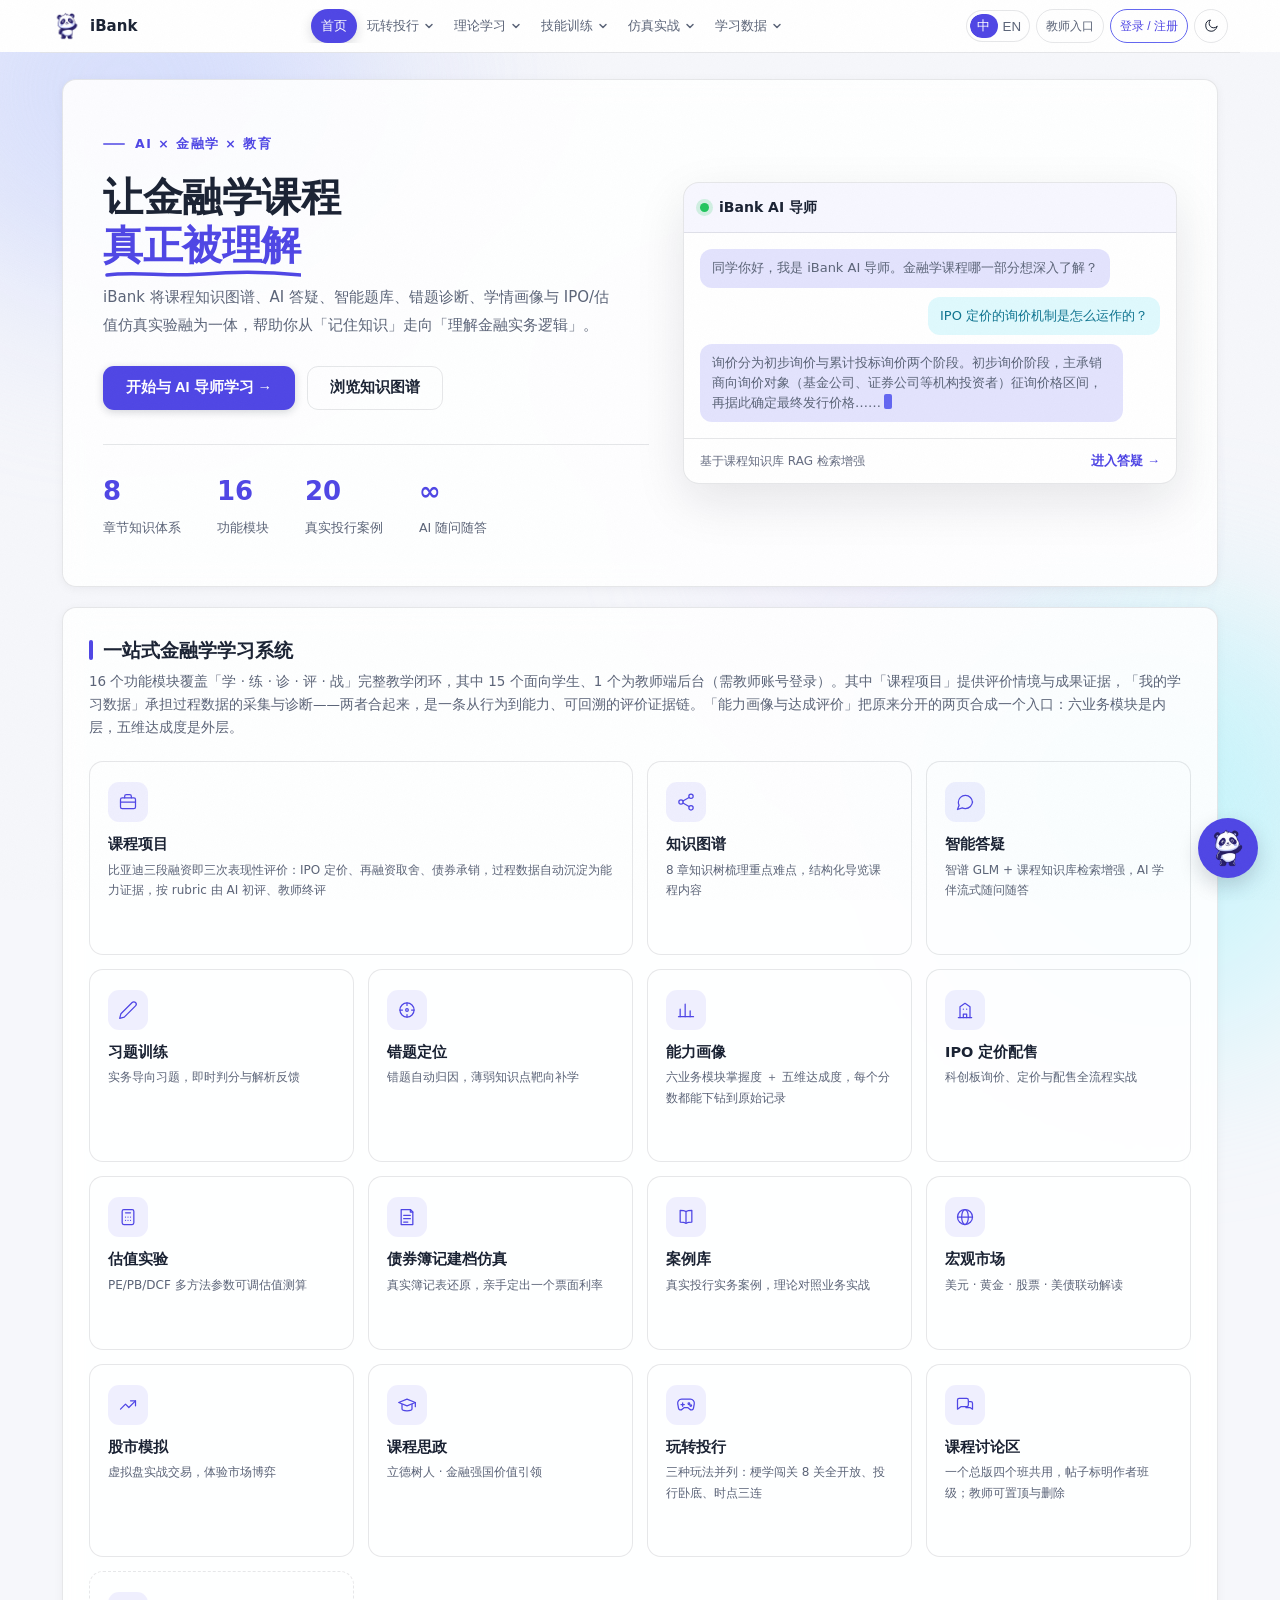
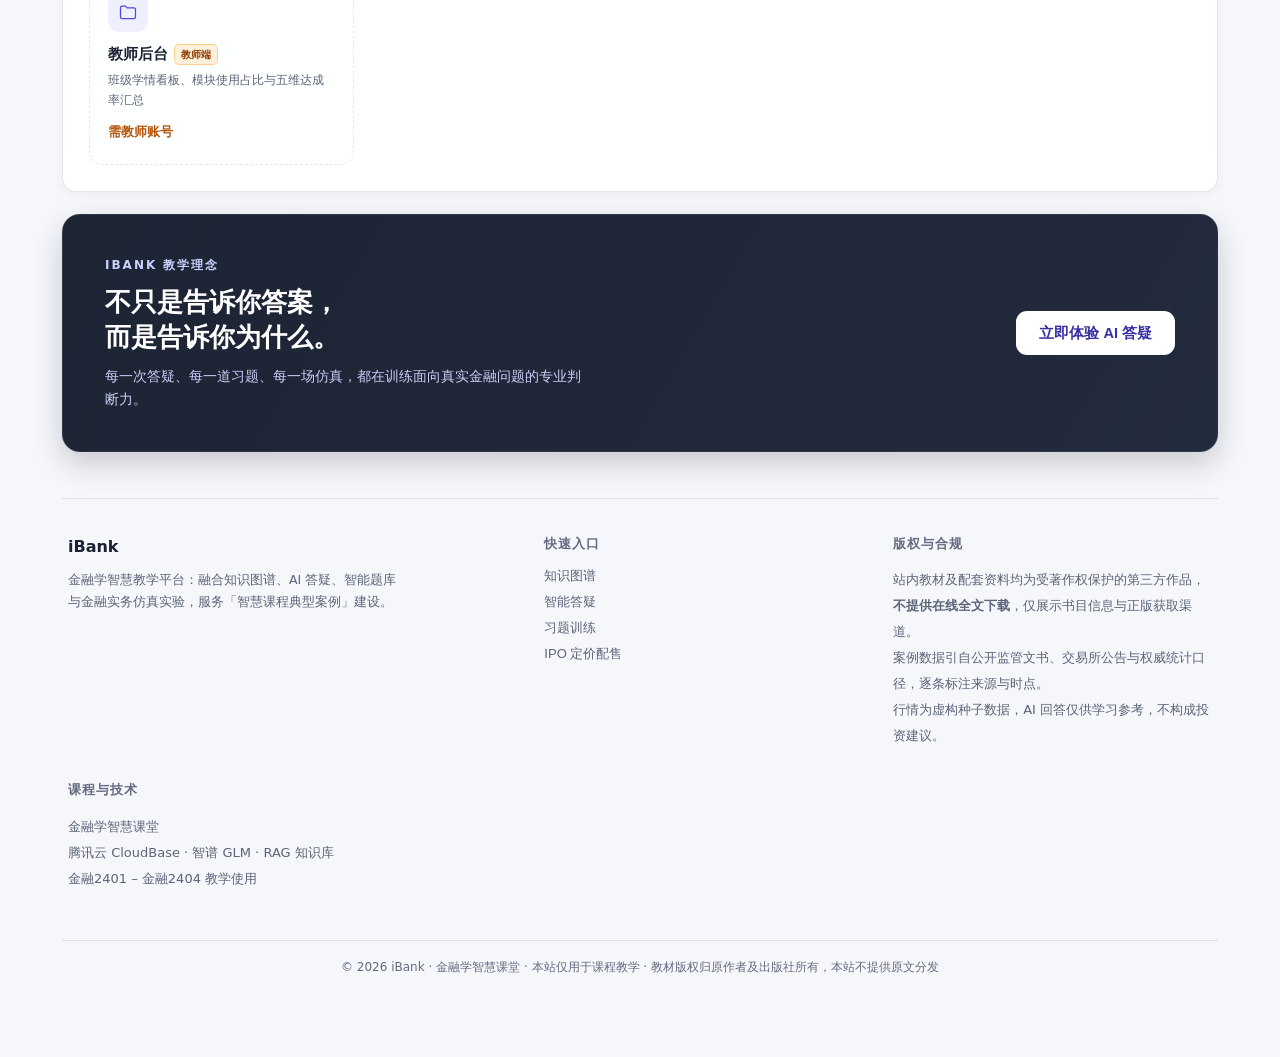
<file: index.html>
<!DOCTYPE html>
<html lang="zh-CN">
<head>
  <meta charset="UTF-8" />
  <meta name="viewport" content="width=device-width, initial-scale=1.0" />
  <!-- ★favicon：内联 SVG data URI（零额外文件、零额外请求）。
       此前未声明图标，浏览器自动请求 /favicon.ico 得到 404，
       在控制台留一条红色报错，容易被当成功能故障。用内联 SVG 直接消掉。 -->
  <link rel="icon" href="data:image/svg+xml,%3Csvg xmlns='http://www.w3.org/2000/svg' viewBox='0 0 64 64'%3E%3Crect width='64' height='64' rx='14' fill='%232563eb'/%3E%3Ctext x='32' y='43' font-family='Arial,Helvetica,sans-serif' font-size='30' font-weight='bold' fill='%23fff' text-anchor='middle'%3EiB%3C/text%3E%3C/svg%3E" />
  <title>iBank · 金融学智慧课堂</title>
  <!-- PWA:begin 可安装为桌面应用（Edge/Chrome「应用」窗口）。单文件导出时会剔除本段，
       因为 file:// 双击场景用不到 manifest，留着只会多一条 404 请求。 -->
  <link rel="manifest" href="manifest.webmanifest">
  <meta name="theme-color" content="#2563eb">
  <meta name="mobile-web-app-capable" content="yes">
  <meta name="apple-mobile-web-app-capable" content="yes">
  <meta name="apple-mobile-web-app-status-bar-style" content="default">
  <meta name="apple-mobile-web-app-title" content="iBank">
  <link rel="apple-touch-icon" href="static/icons/apple-touch-icon.png">
  <!-- PWA:end -->
  <link rel="stylesheet" href="static/app.css?v=162">
  <link rel="stylesheet" href="static/eval.css">
  <link rel="stylesheet" href="static/bond.css">
  <link rel="stylesheet" href="static/i18n.css?v=167">
  <link rel="stylesheet" href="static/undercover.css">
  <link rel="stylesheet" href="static/timeline.css">
  <!-- v163 质感层：噪点/渐变网格纹理 + 滚动入场 stagger（颜色零改动，JS 门控渐进增强） -->
  <link rel="stylesheet" href="static/polish.css?v=164">
</head>
<body>
  <!-- ===== 登录/注册遮罩 ===== -->
  <div id="login-overlay" class="hidden">
    <div class="login-box">
      <button id="login-close" class="login-close">×</button>
      <!-- 内容区单独滚动，关闭按钮不随内容滚走 -->
      <div class="login-scroll">
      <div class="login-logo">iBank</div>
      <div class="login-sub">金融学智慧教学平台</div>
      <!-- 入口说明条（v134）：从「教师入口」或受控动作（发帖/回复）进来时，
           这里说明"为什么让你登录"，而不是让人面对一个莫名其妙的登录框。
           默认 hidden，由 openLogin(reason) 写入文案。
           位置在登录/注册页签之上：先解释来意，再让人选登录还是注册。 -->
      <div class="login-ask" id="login-ask" hidden></div>

      <div class="login-tabs">
        <button class="active" data-mode="login">登录</button>
        <button data-mode="register">注册</button>
      </div>

      <!-- 登录面板 -->
      <!-- ★登录面板包在<form> 内：浏览器要求 password 控件必须属于 form，
否则控制台报「Password field is not contained in a form」，
且 Enter 提交与浏览器密码管理器都失效。submit 由 JS 拦截并转发给原按钮逻辑，
不触发页面刷新（e.preventDefault），行为与改动前完全一致。 -->
    <form id="form-login" autocomplete="on" novalidate>
   <div id="panel-login">
<div class="login-methods">
          <button type="button" class="active" data-m="password">密码登录</button>
 <button type="button" data-m="sms">验证码登录</button>
        </div>
        <div class="lfield"><input id="login-phone" type="tel" placeholder="手机号" /></div>
 <div class="lfield" id="login-pwd-field"><input id="login-password" type="password" placeholder="密码" autocomplete="current-password" /></div>
        <div class="lfield hidden" id="login-sms-field">
      <input id="login-sms-code" type="text" placeholder="短信验证码" />
     <button id="login-sms-btn" type="button">获取验证码</button>
     </div>
        <button class="lprimary" id="login-btn" type="button">登录</button>
<p class="login-note">忘记密码？点上方「注册」，用手机验证码即可重设密码。</p>
      </div>
    </form>

      <!-- 注册面板 -->
      <form id="form-register" autocomplete="on" novalidate>
 <div id="panel-register" class="hidden">
        <!-- 三步说明默认收起，表单占主位 -->
        <details class="reg-guide">
          <summary><span>注册说明 · 为什么要发两次验证码</span><span class="chev" aria-hidden="true">›</span></summary>
          <ol>
            <li><b>手机验证</b>：填手机号 → 点「获取验证码」→ 把收到的码填进验证码框。验证码可能延迟，也记得看手机的<strong>骚扰拦截箱</strong>。</li>
            <li><b>设密码</b>：8–32 位，必须<strong>同时包含字母和数字</strong>（如 <code>byd2026ok</code>），不需要特殊字符。</li>
            <li><b>二次验证</b>：点「注册并登录」后系统会自动发第二条「改密验证码」，把新码填回验证码框（<strong>替换原来那条</strong>）再点一次才算完成。第一次点了没动静是在等第二条短信，不是网站坏了（有时需约 1 分钟）。</li>
          </ol>
          <p class="reg-guide-foot">验证码是个人凭证，请勿截图转发。</p>
        </details>
        <div class="lfield"><input id="reg-name" type="text" placeholder="姓名（必填）" /></div>
        <!-- 学号与班级并排；窄屏退化两行，见 .lrow-2 -->
        <div class="lrow-2">
          <div class="lfield"><input id="reg-student-id" type="text" placeholder="学号（选填）" /></div>
          <div class="lfield">
            <select id="reg-class">
              <option value="">班级（选填）</option>
            </select>
          </div>
        </div>
        <div class="lfield"><input id="reg-phone" type="tel" placeholder="手机号" /></div>
        <div class="lfield">
          <input id="reg-sms-code" type="text" placeholder="短信验证码" />
          <button id="reg-sms-btn" type="button">获取验证码</button>
        </div>
<div class="lfield"><input id="reg-password" type="password" placeholder="设置密码（8-32位，含字母和数字）" autocomplete="new-password" /></div>
  <div class="lfield"><input id="reg-password2" type="password" placeholder="确认密码" autocomplete="new-password" /></div>
 <button class="lprimary" id="register-btn" type="button">注册并登录</button>
        <p class="login-note">注册即学生账号；教师身份由课程管理员在后台授予。</p>
        <!-- 隐私说明折叠：摘要行明示「收什么 / 干什么用 / 结课怎么处理」，细节展开看 -->
        <details class="privacy-note">
          <summary><span>数据与隐私说明：仅收集姓名、班级与学习行为，用于学情分析，结课后匿名化</span><span class="chev" aria-hidden="true">›</span></summary>
          <p>本平台仅收集<strong>姓名、班级与学习行为数据</strong>（章节学习时长、习题作答正误、模块使用情况），用于课程教学分析与学情反馈，不对外公开、不用于商业用途。<strong>课程结束后</strong>，将对个人身份信息做<strong>匿名化处理</strong>（清除姓名等可识别信息），仅保留汇总统计数据用于教学研究。</p>
        </details>
      </div>
    </form>

      <div class="login-msg" id="login-msg"></div>
      </div><!-- /login-scroll -->
    </div>
  </div>

  <div class="bg-blob bg-blob-1"></div>
  <div class="bg-blob bg-blob-2"></div>
  <div class="bg-blob bg-blob-3"></div>

  <div class="wrap">
    <!-- ===== 顶部导航 ===== -->
    <nav class="navbar">
      <div class="nav-brand">
        <div class="mini-robot">
          <img class="panda-img" src="static/mascot/panda.png" srcset="static/mascot/panda.png 1x, static/mascot/panda@2x.png 2x" width="64" height="64" alt="" aria-hidden="true" decoding="async">
        </div>
        <div>
          <div class="t1">iBank</div>
          <div class="t2">金融学 · 智慧课堂</div>
        </div>
      </div>
      <!-- v132 双端界面：学生端导航整体挂 data-scope="student"，
           教师登录后由 app-auth.js 的 applyRole() 整块隐藏，换 #nav-teacher-menu 上屏。
           挂在容器上而不是逐个按钮上，是为了不改动任何 data-page 口径。 -->
      <div class="nav-menu" id="nav-menu" data-scope="student">
        <button class="tab-btn active" data-page="p-home">首页</button>

        <!-- 玩转投行：原「技能训练」下拉末项升为一级板块；原一级按钮「课程项目」整体下放为本板块首项。
             两个 data-page 按钮都保留，app-core.js 的 .tab-btn[data-page=...] 跳转与 ?goto= 深链不受影响 -->
        <div class="nav-group">
          <button class="nav-trigger" type="button" aria-expanded="false" aria-haspopup="true">玩转投行<svg class="nav-caret" viewBox="0 0 10 10" aria-hidden="true"><path d="M2 3.5L5 6.5L8 3.5" fill="none" stroke="currentColor" stroke-width="1.5" stroke-linecap="round" stroke-linejoin="round"/></svg></button>
          <div class="nav-dropdown">
            <div class="dd-title">玩转投行</div>
            <button class="tab-btn" data-page="p-project"><span class="dd-name">课程项目</span><span class="dd-desc">分组测评 · 三段融资表现性评价</span></button>
            <button class="tab-btn" data-page="p-game"><span class="dd-name">课堂闯关</span><span class="dd-desc">梗学闯关 · 投行卧底 · 时点三连</span></button>
          </div>
        </div>

        <div class="nav-group">
          <button class="nav-trigger" type="button" aria-expanded="false" aria-haspopup="true">理论学习<svg class="nav-caret" viewBox="0 0 10 10" aria-hidden="true"><path d="M2 3.5L5 6.5L8 3.5" fill="none" stroke="currentColor" stroke-width="1.5" stroke-linecap="round" stroke-linejoin="round"/></svg></button>
          <div class="nav-dropdown">
            <div class="dd-title">理论学习中心</div>
            <button class="tab-btn" data-page="p-graph"><span class="dd-name">课程知识图谱</span><span class="dd-desc">8 章知识树梳理重难点</span></button>
            <button class="tab-btn" data-page="p-qa"><span class="dd-name">智能答疑 AI</span><span class="dd-desc">投行实务问题随问随答</span></button>
            <button class="tab-btn" data-page="p-forum"><span class="dd-name">课程讨论区</span><span class="dd-desc">一个总版 · 按班级标注 · 同学互助</span></button>
            <button class="tab-btn" data-page="p-case"><span class="dd-name">投行教学案例库</span><span class="dd-desc">真实项目全流程拆解</span></button>
            <button class="tab-btn" data-page="p-sizheng"><span class="dd-name">课程思政园地</span><span class="dd-desc">合规底线与职业伦理</span></button>
          </div>
        </div>

        <div class="nav-group">
          <button class="nav-trigger" type="button" aria-expanded="false" aria-haspopup="true">技能训练<svg class="nav-caret" viewBox="0 0 10 10" aria-hidden="true"><path d="M2 3.5L5 6.5L8 3.5" fill="none" stroke="currentColor" stroke-width="1.5" stroke-linecap="round" stroke-linejoin="round"/></svg></button>
          <div class="nav-dropdown">
            <div class="dd-title">技能训练中心</div>
            <button class="tab-btn" data-page="p-exercise"><span class="dd-name">实务习题训练</span><span class="dd-desc">即时判分，错题自动归集</span></button>
            <button class="tab-btn" data-page="p-ipo"><span class="dd-name">IPO 定价配售仿真</span><span class="dd-desc">科创板询价、定价与配售全流程</span></button>
            <button class="tab-btn" data-page="p-valuation"><span class="dd-name">企业估值实验</span><span class="dd-desc">市盈率法与现金流折现联动</span></button>
            <!-- 「玩转投行」已升为顶部一级板块（首页之后），不再挂在本组 -->
          </div>
        </div>

        <div class="nav-group dd-right">
          <button class="nav-trigger" type="button" aria-expanded="false" aria-haspopup="true">仿真实战<svg class="nav-caret" viewBox="0 0 10 10" aria-hidden="true"><path d="M2 3.5L5 6.5L8 3.5" fill="none" stroke="currentColor" stroke-width="1.5" stroke-linecap="round" stroke-linejoin="round"/></svg></button>
          <div class="nav-dropdown">
            <div class="dd-title">仿真实战中心</div>
            <button class="tab-btn" data-page="p-macro"><span class="dd-name">宏观市场专题</span><span class="dd-desc">美元·黄金·股票·美债定价逻辑</span></button>
            <button class="tab-btn" data-page="p-sim"><span class="dd-name">股市模拟交易</span><span class="dd-desc">百万虚拟资金操盘演练</span></button>
            <button class="tab-btn" data-page="p-bond"><span class="dd-name">债券簿记建档仿真</span><span class="dd-desc">亲手定出一个票面利率</span></button>
          </div>
        </div>

        <div class="nav-group dd-right">
          <button class="nav-trigger" type="button" aria-expanded="false" aria-haspopup="true">学习数据<svg class="nav-caret" viewBox="0 0 10 10" aria-hidden="true"><path d="M2 3.5L5 6.5L8 3.5" fill="none" stroke="currentColor" stroke-width="1.5" stroke-linecap="round" stroke-linejoin="round"/></svg></button>
          <div class="nav-dropdown">
            <div class="dd-title">我的学习数据</div>
            <button class="tab-btn" data-page="p-wrong"><span class="dd-name">错题定位诊断</span><span class="dd-desc">错因归类与薄弱点补课</span></button>
            <button class="tab-btn" data-page="p-eval"><span class="dd-name">能力画像与达成评价</span><span class="dd-desc">六模块画像 · 五维达成度 · 可下钻证据</span></button>
            <button class="tab-btn" data-page="p-admin"><span class="dd-name">班级后台统计</span><span class="dd-desc">学情汇总与达成率分析（教师）</span></button>
          </div>
        </div>
      </div>

      <!-- ===== 教师端导航（v132）：与学生端 #nav-menu 互斥显示 =====
           为什么不塞进 #nav-menu：学生端「5 组 / 16 项 / 首页 16 卡」是既有对外口径，
           _private/accept_v130 会逐个比对集合，塞进去会把 16 变成 17。这里独立成容器，
           两套导航各自完整、互不干扰。 -->
      <div class="nav-menu nav-menu-teacher" id="nav-teacher-menu" data-scope="teacher" hidden>
        <!-- v133 修正：首页放回教师端导航第一项（教师进站也要先看到首页），工作台降为第二项。
             登录落地页同步改回首页，见 app-auth.js 的 applyRole()。 -->
        <button class="tab-btn active" data-page="p-home">首页</button>
        <button class="tab-btn" data-page="p-teacher-home">教师工作台</button>

        <div class="nav-group-x">
          <button class="nav-trigger" type="button" aria-expanded="false" aria-haspopup="true">教学过程<svg class="nav-caret" viewBox="0 0 10 10" aria-hidden="true"><path d="M2 3.5L5 6.5L8 3.5" fill="none" stroke="currentColor" stroke-width="1.5" stroke-linecap="round" stroke-linejoin="round"/></svg></button>
          <div class="nav-dropdown">
            <div class="dd-title">教学过程管理</div>
            <button class="tab-btn" data-page="p-admin"><span class="dd-name">班级学情看板</span><span class="dd-desc">实时注册 · 行为聚合 · 达成率</span></button>
            <button class="tab-btn" data-page="p-forum"><span class="dd-name">讨论区管理</span><span class="dd-desc">置顶 · 删除 · 按班级查看</span></button>
          </div>
        </div>

        <div class="nav-group-x dd-right">
          <button class="nav-trigger" type="button" aria-expanded="false" aria-haspopup="true">身份<svg class="nav-caret" viewBox="0 0 10 10" aria-hidden="true"><path d="M2 3.5L5 6.5L8 3.5" fill="none" stroke="currentColor" stroke-width="1.5" stroke-linecap="round" stroke-linejoin="round"/></svg></button>
          <div class="nav-dropdown">
            <div class="dd-title">身份与视角</div>
            <!-- 不带 .tab-btn：它不是页面切换，而是切换整套界面作用域，
                 混进去会被 app-core.js 的 tab 循环当成 data-page 处理 -->
            <button class="dd-view-btn" type="button" data-view="student"><span class="dd-name">切到学生视角</span><span class="dd-desc">只读预览学生端界面，随时切回</span></button>
          </div>
        </div>
      </div>

      <div class="nav-actions">
      <button id="ibk-lang-btn" class="lang-switch" type="button" data-i18n-skip role="switch" aria-checked="false" title="Switch language / 切换语言"><span class="ls-track"><span class="ls-knob"></span><span class="ls-opt ls-opt-zh">中</span><span class="ls-opt ls-opt-en">EN</span></span><span id="ibk-lang-txt" class="ls-sr">EN</span></button>
        <button id="teacher-entry-btn" type="button" title="教师账号登录后进入教师端">教师入口</button>
        <button id="login-top-btn">登录 / 注册</button>
        <span id="nav-account" class="hidden">
          <span id="nav-user"><b id="nav-user-name"></b><i id="nav-user-role"></i></span>
          <select id="nav-class"></select>
        </span>
        <button id="logout-btn" class="hidden">退出登录</button>
        <button id="theme-toggle" title="切换深色模式" aria-label="切换深色模式"><svg viewBox="0 0 24 24" fill="none" stroke="currentColor" stroke-width="1.5" stroke-linecap="round" stroke-linejoin="round" aria-hidden="true"><path d="M21 12.8A8.5 8.5 0 1 1 11.2 3a6.6 6.6 0 0 0 9.8 9.8z"/></svg></button>
      </div>
    </nav>

    <!-- 学生视角预览提示条（v132）：教师点「切到学生视角」后出现，一键切回。
         权限不降级 —— 只是换界面，教师仍可随时回到后台，避免"预览完找不回来"。 -->
    <div id="th-preview-bar" hidden>
      <span>正在以<b>学生视角</b>预览界面；教师权限仍然有效，点右侧按钮即可切回。</span>
      <button type="button" id="th-back-teacher">返回教师端</button>
    </div>

    <!-- ① 首页 -->
    <section class="page active" id="p-home">
      <div class="hero2 panel">
        <div class="hero2-left">
          <div class="eyebrow">AI × 金融学 × 教育</div>
          <h1>让金融学课程<br><span class="grad">真正被理解</span></h1>
          <p class="hero2-desc">iBank 将课程知识图谱、AI 答疑、智能题库、错题诊断、学情画像与 IPO/估值仿真实验融为一体，帮助你从「记住知识」走向「理解金融实务逻辑」。</p>
          <div class="hero2-actions">
            <button class="hbtn primary" data-goto="p-qa">开始与 AI 导师学习 →</button>
            <button class="hbtn ghost" data-goto="p-graph">浏览知识图谱</button>
          </div>
          <div class="hero2-stats">
            <div><strong>8</strong><span>章节知识体系</span></div>
            <div><strong>15</strong><span>功能模块</span></div>
            <div><strong>20</strong><span>真实投行案例</span></div>
            <div><strong>∞</strong><span>AI 随问随答</span></div>
          </div>
        </div>
        <div class="hero2-right">
          <div class="preview-card">
            <div class="pv-head"><span class="pv-dot"></span><b>iBank AI 导师</b></div>
            <div class="pv-body">
              <div class="msg bot">同学你好，我是 iBank AI 导师。金融学课程哪一部分想深入了解？</div>
              <div class="msg user">IPO 定价的询价机制是怎么运作的？</div>
              <div class="msg bot">询价分为初步询价与累计投标询价两个阶段。初步询价阶段，主承销商向询价对象（基金公司、证券公司等机构投资者）征询价格区间，再据此确定最终发行价格……<span class="pv-cursor"></span></div>
            </div>
            <div class="pv-foot"><span>基于课程知识库 RAG 检索增强</span><button data-goto="p-qa">进入答疑 →</button></div>
          </div>
        </div>
      </div>

      <div class="panel" style="margin-top:20px;">
        <div class="section-title"><span class="bar"></span>一站式金融学学习系统</div>
        <div class="section-sub">16 个功能模块覆盖「学 · 练 · 诊 · 评 · 战」完整教学闭环，其中 15 个面向学生、1 个为教师端后台（需教师账号登录）。其中「课程项目」提供评价情境与成果证据，「我的学习数据」承担过程数据的采集与诊断——两者合起来，是一条从行为到能力、可回溯的评价证据链。「能力画像与达成评价」把原来分开的两页合成一个入口：六业务模块是内层，五维达成度是外层。</div>
        <div class="home-grid">
          <div class="home-card is-primary" data-page="p-project"><div class="ico"><svg viewBox="0 0 24 24" fill="none" stroke="currentColor" stroke-width="1.5" stroke-linecap="round" stroke-linejoin="round" aria-hidden="true"><rect x="3" y="7" width="18" height="13" rx="2"/><path d="M8 7V5a2 2 0 0 1 2-2h4a2 2 0 0 1 2 2v2"/><path d="M3 12h18"/></svg></div><h4>课程项目</h4><p>比亚迪三段融资即三次表现性评价：IPO 定价、再融资取舍、债券承销，过程数据自动沉淀为能力证据，按 rubric 由 AI 初评、教师终评</p><span class="go">进入 →</span></div>
          <div class="home-card" data-page="p-graph"><div class="ico"><svg viewBox="0 0 24 24" fill="none" stroke="currentColor" stroke-width="1.5" stroke-linecap="round" stroke-linejoin="round" aria-hidden="true"><circle cx="18" cy="5" r="2.6"/><circle cx="6" cy="12" r="2.6"/><circle cx="18" cy="19" r="2.6"/><path d="M8.3 13.2l7.4 4.3M15.7 6.5L8.3 10.8"/></svg></div><h4>知识图谱</h4><p>8 章知识树梳理重点难点，结构化导览课程内容</p><span class="go">进入 →</span></div>
          <div class="home-card" data-page="p-qa"><div class="ico"><svg viewBox="0 0 24 24" fill="none" stroke="currentColor" stroke-width="1.5" stroke-linecap="round" stroke-linejoin="round" aria-hidden="true"><path d="M21 11.5a8.4 8.4 0 0 1-8.5 8.3 8.9 8.9 0 0 1-3.8-.8L3 21l1.9-5a7.9 7.9 0 0 1-.9-3.6 8.4 8.4 0 0 1 8.5-8.3 8.4 8.4 0 0 1 8.5 8.4z"/></svg></div><h4>智能答疑</h4><p>智谱 GLM + 课程知识库检索增强，AI 学伴流式随问随答</p><span class="go">进入 →</span></div>
          <div class="home-card" data-page="p-exercise"><div class="ico"><svg viewBox="0 0 24 24" fill="none" stroke="currentColor" stroke-width="1.5" stroke-linecap="round" stroke-linejoin="round" aria-hidden="true"><path d="M17 3a2.8 2.8 0 1 1 4 4L7.5 20.5 2 22l1.5-5.5z"/></svg></div><h4>习题训练</h4><p>实务导向习题，即时判分与解析反馈</p><span class="go">进入 →</span></div>
          <div class="home-card" data-page="p-wrong"><div class="ico"><svg viewBox="0 0 24 24" fill="none" stroke="currentColor" stroke-width="1.5" stroke-linecap="round" stroke-linejoin="round" aria-hidden="true"><circle cx="12" cy="12" r="8.5"/><circle cx="12" cy="12" r="1.6"/><path d="M12 3.5v3M12 17.5v3M3.5 12h3M17.5 12h3"/></svg></div><h4>错题定位</h4><p>错题自动归因，薄弱知识点靶向补学</p><span class="go">进入 →</span></div>
          <div class="home-card" data-page="p-eval"><div class="ico"><svg viewBox="0 0 24 24" fill="none" stroke="currentColor" stroke-width="1.5" stroke-linecap="round" stroke-linejoin="round" aria-hidden="true"><path d="M5 20V11M11 20V5M17 20v-7"/><path d="M3 20h18"/></svg></div><h4>能力画像</h4><p>六业务模块掌握度 ＋ 五维达成度，每个分数都能下钻到原始记录</p><span class="go">进入 →</span></div>
          <div class="home-card" data-page="p-ipo"><div class="ico"><svg viewBox="0 0 24 24" fill="none" stroke="currentColor" stroke-width="1.5" stroke-linecap="round" stroke-linejoin="round" aria-hidden="true"><path d="M4 21h16"/><path d="M6 21V8l6-4 6 4v13"/><path d="M10 21v-4h4v4"/><path d="M10 11h.01M14 11h.01"/></svg></div><h4>IPO 定价配售</h4><p>科创板询价、定价与配售全流程实战</p><span class="go">进入 →</span></div>
          <div class="home-card" data-page="p-valuation"><div class="ico"><svg viewBox="0 0 24 24" fill="none" stroke="currentColor" stroke-width="1.5" stroke-linecap="round" stroke-linejoin="round" aria-hidden="true"><rect x="5" y="3" width="14" height="18" rx="2"/><path d="M9 7h6"/><path d="M9 12h.01M12 12h.01M15 12h.01M9 16h.01M12 16h.01M15 16h.01"/></svg></div><h4>估值实验</h4><p>PE/PB/DCF 多方法参数可调估值测算</p><span class="go">进入 →</span></div>
          <div class="home-card" data-page="p-bond"><div class="ico"><svg viewBox="0 0 24 24" fill="none" stroke="currentColor" stroke-width="1.5" stroke-linecap="round" stroke-linejoin="round" aria-hidden="true"><path d="M5 3h11l3 3v15H5z"/><path d="M16 3v3h3"/><path d="M8 10h8M8 14h8M8 18h5"/></svg></div><h4>债券簿记建档仿真</h4><p>真实簿记表还原，亲手定出一个票面利率</p><span class="go">进入 →</span></div>
          <div class="home-card" data-page="p-case"><div class="ico"><svg viewBox="0 0 24 24" fill="none" stroke="currentColor" stroke-width="1.5" stroke-linecap="round" stroke-linejoin="round" aria-hidden="true"><path d="M12 5.5C10.5 4.5 8 4 5 4v14c3 0 5.5.5 7 1.5 1.5-1 4-1.5 7-1.5V4c-3 0-5.5.5-7 1.5z"/><path d="M12 5.5v14"/></svg></div><h4>案例库</h4><p>真实投行实务案例，理论对照业务实战</p><span class="go">进入 →</span></div>
          <div class="home-card" data-page="p-macro"><div class="ico"><svg viewBox="0 0 24 24" fill="none" stroke="currentColor" stroke-width="1.5" stroke-linecap="round" stroke-linejoin="round" aria-hidden="true"><circle cx="12" cy="12" r="9"/><path d="M3 12h18"/><ellipse cx="12" cy="12" rx="4" ry="9"/></svg></div><h4>宏观市场</h4><p>美元 · 黄金 · 股票 · 美债联动解读</p><span class="go">进入 →</span></div>
          <div class="home-card" data-page="p-sim"><div class="ico"><svg viewBox="0 0 24 24" fill="none" stroke="currentColor" stroke-width="1.5" stroke-linecap="round" stroke-linejoin="round" aria-hidden="true"><path d="M3 17l6-6 4 4 8-8"/><path d="M15 7h6v6"/></svg></div><h4>股市模拟</h4><p>虚拟盘实战交易，体验市场博弈</p><span class="go">进入 →</span></div>
          <div class="home-card" data-page="p-sizheng"><div class="ico"><svg viewBox="0 0 24 24" fill="none" stroke="currentColor" stroke-width="1.5" stroke-linecap="round" stroke-linejoin="round" aria-hidden="true"><path d="M2 9l10-4 10 4-10 4z"/><path d="M6 11.2v5.3c0 1.4 2.7 2.5 6 2.5s6-1.1 6-2.5v-5.3"/><path d="M22 9v5"/></svg></div><h4>课程思政</h4><p>立德树人 · 金融强国价值引领</p><span class="go">进入 →</span></div>
          <div class="home-card" data-page="p-game"><div class="ico"><svg viewBox="0 0 24 24" fill="none" stroke="currentColor" stroke-width="1.5" stroke-linecap="round" stroke-linejoin="round" aria-hidden="true"><path d="M6 11.5h4M8 9.5v4"/><circle cx="15.5" cy="10.5" r="1"/><circle cx="17.7" cy="12.7" r="1"/><path d="M17.3 5H6.7a4.7 4.7 0 0 0-4.6 5.6l.9 5.1a2.6 2.6 0 0 0 4.4 1.4L10 15h4l2.6 2.1a2.6 2.6 0 0 0 4.4-1.4l.9-5.1A4.7 4.7 0 0 0 17.3 5z"/></svg></div><h4>玩转投行</h4><p>三种玩法并列：梗学闯关 8 关全开放、投行卧底、时点三连</p><span class="go">开玩 →</span></div>
          <div class="home-card" data-page="p-forum"><div class="ico"><svg viewBox="0 0 24 24" fill="none" stroke="currentColor" stroke-width="1.5" stroke-linecap="round" stroke-linejoin="round" aria-hidden="true"><path d="M17 8h2a2 2 0 0 1 2 2v7l-3-2h-5"/><path d="M3 6a2 2 0 0 1 2-2h9a2 2 0 0 1 2 2v6a2 2 0 0 1-2 2H7l-4 3z"/></svg></div><h4>课程讨论区</h4><p>一个总版四个班共用，帖子标明作者班级；教师可置顶与删除</p><span class="go">进入 →</span></div>
          <div class="home-card is-locked" data-page="p-admin" data-lock="teacher"><div class="ico"><svg viewBox="0 0 24 24" fill="none" stroke="currentColor" stroke-width="1.5" stroke-linecap="round" stroke-linejoin="round" aria-hidden="true"><path d="M3 7a2 2 0 0 1 2-2h4l2 2h8a2 2 0 0 1 2 2v9a2 2 0 0 1-2 2H5a2 2 0 0 1-2-2z"/></svg></div><h4>教师后台<i class="hc-tag">教师端</i></h4><p>班级学情看板、模块使用占比与五维达成率汇总</p><span class="go">需教师账号</span></div>
        </div>
      </div>

      <div class="cta-banner">
        <div>
          <div class="cta-eyebrow">IBANK 教学理念</div>
          <h3>不只是告诉你答案，<br>而是告诉你为什么。</h3>
          <p>每一次答疑、每一道习题、每一场仿真，都在训练面向真实金融问题的专业判断力。</p>
        </div>
        <button class="hbtn cta" data-goto="p-qa">立即体验 AI 答疑</button>
      </div>
    </section>

    <!-- ===== 教师工作台（v132 双端界面）=====
         定位是教师端的「首页」：只放教学管理入口，不放学生学习模块。
         四张卡全部指向已经跑通的真实功能，不放「即将上线」的空壳 ——
         评审点进来必须看到数据，而不是占位页。 -->
    <section class="page" id="p-teacher-home">
      <div class="hero2 panel">
        <div class="hero2-left">
          <div class="eyebrow">教师端 · 教学工作台</div>
          <h1>教学管理<br><span class="grad">从一个页面开始</span></h1>
          <p class="th-hero-desc">班级学情、讨论区管理、项目过程与数据导出都收在这里。</p>
          <div class="hero2-actions">
            <button class="hbtn primary" data-goto="p-admin">打开班级学情看板 →</button>
            <button class="hbtn ghost" id="th-preview-student" type="button">切到学生视角</button>
          </div>
          <!-- 三格为可当场核对的真数：入口数=下方卡片数、教学班=CLASS_LIST 长度、学生端模块=15 -->
          <div class="hero2-stats">
            <div><strong>4</strong><span>教学管理入口</span></div>
            <div><strong>4</strong><span>个教学班</span></div>
            <div><strong>15</strong><span>学生端模块已隐藏</span></div>
          </div>
        </div>
        <div class="hero2-right">
          <div class="preview-card">
            <div class="pv-head"><span class="pv-dot"></span><b>身份与数据范围</b><span class="pv-badge">教师端</span></div>
            <div class="pv-body th-identity">
              <div class="th-id-row"><span>当前身份</span><b id="th-role-line">教师</b></div>
              <div class="th-id-row"><span>所教班级</span><b id="th-class-line">四个教学班（总版统一管理）</b></div>
              <div class="th-id-row"><span>数据口径</span><b>只统计学生行为</b></div>
              <div class="th-id-tip">教师与管理员的操作不写入统计，看板数字不变。</div>
            </div>
            <div class="pv-foot"><span>退出登录后回到未登录的学生视图</span><button type="button" data-goto="p-admin">去后台 →</button></div>
          </div>
        </div>
      </div>

      <div class="panel" style="margin-top:20px;">
        <div class="section-title"><span class="bar"></span>教学管理入口</div>
        <div class="section-sub">四件事：看学情、授权限、盯项目过程、管讨论。数字全部来自学生端埋点，没有演示数据。</div>
        <div class="home-grid">
          <div class="home-card" data-goto="p-admin"><div class="ico"><svg viewBox="0 0 24 24" fill="none" stroke="currentColor" stroke-width="1.5" stroke-linecap="round" stroke-linejoin="round" aria-hidden="true"><path d="M5 20V11M11 20V5M17 20v-7"/><path d="M3 20h18"/></svg></div><h4>班级学情看板</h4><p>实时注册、章节掌握度、题型正确率、模块使用占比与五维达成率；每周活跃可按日历圈选区间，全部按真实埋点聚合</p><span class="go">进入 →</span></div>
          <div class="home-card" data-goto="p-admin" data-anchor="um-fold"><div class="ico"><svg viewBox="0 0 24 24" fill="none" stroke="currentColor" stroke-width="1.5" stroke-linecap="round" stroke-linejoin="round" aria-hidden="true"><circle cx="9" cy="8" r="3"/><path d="M3 20a6 6 0 0 1 12 0"/><path d="M17 11h4M19 9v4"/></svg></div><h4>用户与权限</h4><p>查看已注册师生、按班级与角色筛选；新老师本人注册后，由管理员在此授予教师身份</p><span class="go">进入并展开 →</span></div>
          <div class="home-card" data-goto="p-admin" data-anchor="pj-bench-body"><div class="ico"><svg viewBox="0 0 24 24" fill="none" stroke="currentColor" stroke-width="1.5" stroke-linecap="round" stroke-linejoin="round" aria-hidden="true"><path d="M3 17l6-6 4 4 8-8"/><path d="M15 7h6v6"/></svg></div><h4>项目过程看板</h4><p>比亚迪三次出价与偏差逐人留痕，看的是偏差往哪边偏，可导出 CSV 直接用于课堂讲评与过程性评分</p><span class="go">进入并定位 →</span></div>
          <div class="home-card" data-goto="p-forum"><div class="ico"><svg viewBox="0 0 24 24" fill="none" stroke="currentColor" stroke-width="1.5" stroke-linecap="round" stroke-linejoin="round" aria-hidden="true"><path d="M17 8h2a2 2 0 0 1 2 2v7l-3-2h-5"/><path d="M3 6a2 2 0 0 1 2-2h9a2 2 0 0 1 2 2v6a2 2 0 0 1-2 2H7l-4 3z"/></svg></div><h4>讨论区管理</h4><p>一个总版四个班共用，帖子标明作者班级；教师可置顶与删除，学生端只读自己的可见范围</p><span class="go">进入 →</span></div>
        </div>
      </div>
    </section>

    <!-- 课程项目（评价情境 + 证据采集现场：1 个贯穿式主项目）
         板块定位：项目是壳，评价是里。改这个板块的文案之前先想清楚一件事——
         它要回答的是「学生凭什么能力被判为达标」，不是「这门课怎么组织教学」 -->
    <section class="page" id="p-project">
      <div class="panel">
        <!-- v133（2026-11-23）：原「第三方测评 · 分组入口」卡已整体下线。
             下线原因两条，与功能好坏无关：一是第三方注册商标 + 站外测评链接，
             软著交存与说明书截图里出现会被追问权属；二是它采集的是学生性格标签，
             属敏感个人信息，而分组本可以用自研量表做。历史实现见 git 3ade02d 之前。
             ⚠ 这张卡是 v91 用来顶替页头的，删了必须补回页头，否则本页第一屏直接是项目卡、
             页面像没加载完（v133 首版就是这样，被用户当场指出）。 -->
        <div class="section-title"><span class="bar"></span>课程项目 · 贯穿式主项目</div>
        <div class="section-sub">全学期只做这一个主项目：比亚迪四讲。四次融资、四次报价，按过程性证据评分，不看期末一张卷。</div>

        <!-- 列表视图：项目卡 -->
        <div class="pj-list" id="pj-list"></div>

        <!-- 详情视图：与本页同容器切换，不新增路由 -->
        <div class="pj-detail" id="pj-detail" hidden></div>
      </div>
    </section>

    <!-- 知识图谱 -->
    <section class="page" id="p-graph">
      <div class="panel">
        <div class="section-title"><span class="bar"></span>课程学习 · 章节导航</div>
        <div class="section-sub">按教学大纲 8 章（第0章 导论 + 第1–7章）组织，与教学日历一致。左侧选章，右侧按知识回顾、视频、案例、重难点、概念与练习逐项学习；进度与计时自动保存在本机。</div>
        <div class="learn-layout">
          <aside class="chapter-nav" id="chapter-nav">
            <div class="cn-title">课程章节 · 共 <b>8</b> 章 · 已学 <b id="cn-count">0</b>/<b id="cn-total">8</b></div>
            <div class="cn-bar"><i id="cn-bar-fill"></i></div>
            <div id="chapter-list"></div>
          </aside>
          <div class="chapter-main" id="chapter-main"></div>
        </div>
      </div>
    </section>

<!-- ② 智能答疑 -->
    <section class="page" id="p-qa">
      <div class="panel">
        <div class="section-title"><span class="bar"></span>智能答疑 · AI 学伴</div>
        <div class="section-sub">关于投行、IPO、并购、承销、估值，以及美元、黄金、股票、美债，随问随答。支持流式输出与语音朗读。</div>
        <div class="qa-hero">
          <span class="qa-hero-av" aria-hidden="true"><img class="panda-img" src="static/mascot/panda.png" srcset="static/mascot/panda.png 1x, static/mascot/panda@2x.png 2x" width="64" height="64" alt="" aria-hidden="true" decoding="async"></span>
          <div class="qa-hero-main">
            <div class="qa-hero-title">iBank AI 学伴 <span class="qa-status" id="qa-status"><i></i>就绪</span></div>
            <div class="qa-hero-sub">回答优先依据课程资料；联网失败自动回落本地题库，离线也能答。</div>
            <div class="qa-hero-tags"><span>8 章知识体系</span><span>20 个真实案例</span><span>RAG 课程知识库</span><span>流式作答</span></div>
          </div>
          <div class="qa-hero-side">
            <button type="button" class="qa-hero-btn" id="qa-voice" aria-pressed="false" title="自动朗读开关：开启后每条回答自动朗读">朗读关</button>
            <button type="button" class="qa-hero-btn" id="qa-vset" aria-expanded="false" title="音色、语速、音调设置">音色</button>
            <button type="button" class="qa-hero-btn" id="qa-clear" title="清空当前对话">清空</button>
          </div>
          <div class="qa-vpanel" id="qa-vpanel" hidden>
            <div class="qa-vp-t">音色与朗读参数 <span>仅本机播放 · 不导出</span></div>
            <label class="qa-vp-row"><span>音色</span><select id="qa-vsel"></select></label>
            <label class="qa-vp-row"><span>语速</span><input type="range" id="qa-vrate" min="0.7" max="1.3" step="0.05" /><b id="qa-vrate-v">0.95</b></label>
            <label class="qa-vp-row"><span>音调</span><input type="range" id="qa-vpitch" min="0.8" max="1.4" step="0.05" /><b id="qa-vpitch-v">1.15</b></label>
            <div class="qa-vp-foot"><button type="button" id="qa-vtest">▶ 试听</button><span id="qa-vname">正在检测系统音色…</span></div>
          </div>
        </div>
        <div class="qa-stage">
          <div class="qa-log" id="qa-log" role="log" aria-live="polite" aria-label="答疑对话记录"></div>
          <div class="qa-suggest">
            <div class="sl"><span>不知道问什么？试试这些热门话题</span><span>点击直接提问</span></div>
            <div class="qa-tabs" id="qa-tabs" role="tablist">
              <button type="button" role="tab" data-cat="投行业务" class="on">投行业务</button>
              <button type="button" role="tab" data-cat="融资工具">融资工具</button>
              <button type="button" role="tab" data-cat="并购重组">并购重组</button>
              <button type="button" role="tab" data-cat="宏观货币">宏观货币</button>
            </div>
            <div class="qa-chipset" id="qa-chipset"></div>
          </div>
          <form class="qa-bar" id="qa-form">
            <textarea id="qa-input" rows="1" placeholder="输入你的问题…（Enter 发送，Shift+Enter 换行）" autocomplete="off"></textarea>
            <button type="submit" id="qa-send" class="qa-send" aria-label="发送"><svg viewBox="0 0 24 24" width="17" height="17" fill="none" stroke="currentColor" stroke-width="2" stroke-linecap="round" stroke-linejoin="round"><path d="M22 2 11 13"/><path d="M22 2 15 22l-4-9-9-4z"/></svg></button>
          </form>
          <div class="qa-foot"><b>Enter</b> 发送 · <b>Shift+Enter</b> 换行 · 回答由 AI 生成，仅供学习参考，不构成投资建议</div>
        </div>

        <!-- 探究成果链（专家建议④ · v141）：过程可留痕、可修订、可总结。
             两块：① 自动统计只读本机 qa 埋点里的数字，不存原文；② 学生主动保存才落原文，可回放/删除/导出。
             面板整体 data-i18n-skip：展示的是学生自己的中文对话原文，不该被英文模式翻译。 -->
        <details class="qc-panel" id="qc-panel" data-i18n-skip>
          <summary class="qc-sum">
            <span class="qc-sum-t">探究成果链</span>
            <span class="qc-sum-sub" id="qc-sum-sub">提问 → 改问 → 迭代 → 质疑修正，全过程留痕</span>
            <span class="qc-sum-badge" id="qc-badge"></span>
          </summary>
          <div class="qc-body">
            <div class="qc-lead">系统只自动记录<b>次数与轮次</b>（不问你写了什么）；<b>对话原文只有你自己点「保存这一轮」才会存到本机</b>，随时可删、可导出。云端只收结构化数字，不收提问原文。</div>

            <div class="qc-sec">
              <h4>① 过程统计 <span class="qc-tag">自动 · 只记数字</span></h4>
              <div class="qc-stats" id="qc-stats"></div>
              <div class="qc-dim" id="qc-dim"></div>
            </div>

            <div class="qc-sec">
              <h4>② 我的成果链 <span class="qc-tag">主动保存 · 可删</span></h4>
              <div class="qc-actions">
                <button type="button" class="sim-btn primary" id="qc-save">保存这一轮对话</button>
                <button type="button" class="sim-btn ghost" id="qc-export">导出成果链</button>
                <button type="button" class="sim-btn ghost" id="qc-clear">清空</button>
              </div>
              <div class="qc-list" id="qc-list"></div>
            </div>

            <div class="qc-sec">
              <h4>④ 教师可见摘要 <span class="qc-tag">主动授权 · 可撤销</span></h4>
              <div class="qc-share-box">
                <div class="qc-share-note" id="qc-share-note">默认不上传。授权后只把提问次数、追问 / 改问 / 质疑 / 修正的次数与字数发给教师看板，对话原文与理由原文永远只在本机。</div>
                <button type="button" class="sim-btn ghost" id="qc-share">授权上传脱敏摘要</button>
                <span class="qc-share-state" id="qc-share-state"></span>
              </div>
            </div>
          </div>
        </details>
      </div>
    </section>

    <!-- ③ 习题训练 -->
    <section class="page" id="p-exercise">
      <div class="panel">
        <div class="section-title"><span class="bar"></span>实务习题训练</div>
        <div class="section-sub">题库覆盖第 1–7 章共 <span id="ex-total">153</span> 题，其中 <b>20 道为比亚迪项目任务题</b>（按「同一家公司、四个对手盘、一次只改一个变量」设计，选「项目任务」整组刷）。可按章节 / 题型 / 知识点筛选；选择题即时判分，答错或自评未掌握自动进「错题定位」。</div>
        <div class="ex-toolbar">
          <div class="ex-filters">
            <div class="ex-fgroup"><span class="ex-flbl">章节</span><div id="ex-chips-ch"></div></div>
            <div class="ex-fgroup"><span class="ex-flbl">题型</span><div id="ex-chips-type"></div></div>
            <div class="ex-fgroup" id="ex-fgroup-pbl"><span class="ex-flbl">项目任务</span><div id="ex-chips-pbl"></div></div>
            <div class="ex-fgroup" id="ex-fgroup-kp"><span class="ex-flbl">知识点</span><div id="ex-chips-kp"></div></div>
          </div>
          <div class="ex-timer-wrap"><span id="ex-timer"></span><button class="ch-done-btn" id="ex-done-btn">标记本次训练完成</button></div>
        </div>
        <div id="quiz-box"></div>
      </div>
    </section>

    <!-- ④ 错题定位诊断 -->
    <section class="page" id="p-wrong">
      <div class="panel">
        <div class="section-title"><span class="bar"></span>错题定位诊断</div>
        <div class="section-sub">错因归类 → 薄弱知识点聚合 → 变式重练 → 间隔复习，把每一道错题变成「已掌握」。</div>
        <div id="wrong-app"></div>
      </div>
    </section>

    <!-- ⑤ 学情画像 -->
    <section class="page" id="p-profile">
      <div class="panel">
        <div class="section-title"><span class="bar"></span>个人学情画像</div>
        <div class="section-sub">六大维度掌握度由你的章节进度、习题正确率、错题消化与学习时长实时算出。</div>
        <div class="pf-toolbar">
          <div class="pf-src" id="pf-src">数据源读取中…</div>
          <div class="pf-btns">
            <button class="sim-btn ghost" id="pf-demo" type="button">载入示例数据</button>
            <button class="sim-btn ghost" id="pf-wipe" type="button">清空本机数据</button>
          </div>
        </div>
        <div class="pf-kpis" id="pf-kpis"></div>
        <div class="profile-grid">
          <div class="chart-card">
            <h4>能力雷达<span class="pf-tip">悬停或点击顶点可与右侧联动</span></h4>
            <svg id="radar" viewBox="0 0 360 320" width="100%" role="img" aria-label="六维能力雷达图"></svg>
          </div>
          <div class="chart-card">
            <h4>维度掌握度<span class="pf-tip">点击任一维度查看下钻明细</span></h4>
            <div id="profile-bars"></div>
          </div>
        </div>
        <div class="pf-detail" id="pf-detail"></div>
        <div class="pf-foot" id="pf-foot"></div>
      </div>
    </section>

    <!-- ⑤-2 五维能力达成评价（数智评价改革主体） -->
    <section class="page" id="p-eval">
      <div class="panel">
        <div class="section-title"><span class="bar"></span>五维能力达成评价</div>
        <div class="section-sub">每一项都能点开，看到它由哪几条记录算出。</div>

        <div class="av-src" id="av-src"></div>

        <div class="av-tabs" id="av-tabs">
          <button type="button" class="on" data-t="p">① 我的五维</button>
          <button type="button" data-t="g">② 达成度</button>
          <span class="av-tabs-sep" aria-hidden="true"></span>
          <span class="av-tabs-lb">设计与校验 · 给教师和评审看</span>
          <button type="button" data-t="w">权重依据</button>
        </div>

        <div class="av-blk" data-b="w" hidden>
        <!-- 设计与校验 · 一 · 权重推导 -->
        <div class="av-h">权重不是拍的，是从大纲里算出来的 <em>表1 指标点 ＋ 表3 考核环节</em></div>
        <div class="av-lead">
          这一步是整套评价的地基。教学大纲从来没写过"三个目标各占多少分"，但表3 里每个考核环节都标了它支撑哪个目标——用这一列就能反推。<b>反推出来的是现状（45/40/15），再用 H/M/L 支撑强度修正，得到应有值（35/35/30）</b>。两者之差，就是改革空间。
        </div>

        <div class="av-card" style="margin-bottom:14px">
          <h4>表3 考核环节与课程目标的关系 <span class="av-tag">大纲原文</span></h4>
          <div class="av-cap">环节占总成绩的比例不改动；若一个环节支撑两个目标，按均分摊。</div>
          <div id="av-w-links"></div>
        </div>

        <div class="av-card" style="margin-bottom:14px">
          <h4>课程目标权重：两种算法对照 <span class="av-tag">可追溯到指标点</span></h4>
          <div class="av-cap">H＝至少覆盖该指标点 80%，M＝50%，L＝30%，赋 3/2/1 分后归一化。</div>
          <div id="av-w-table"></div>
          <div class="av-note">
            目标3 的两条指标点定为 <b>2-4 取 M、2-7 取 H</b>：2-4 的七个小项里，公共意识、创业意识两项课程覆盖较弱（约 71%）；2-7 的七个小项覆盖六项，且正好对应在线学习、主题讨论、小组报告三个环节（约 86%）。
            档位松紧不改变结论——即便两条都定 H，也是 33/33/33；都定 M 是 37.5/37.5/25。<b>素养这一项无论怎么定，都远高于改造前的 15。</b>
          </div>
        </div>

        <!-- 矩阵：把五个维度摊回六个考核环节，接在上一步之后 -->
        <div class="av-card">
          <h4>五维怎么落到六个考核环节 <span class="av-tag">横竖两个方向都能加</span></h4>
          <div class="av-cap">行是成绩单上的环节，列是能力报告上的维度；同一格分数只记一次。</div>
          <div id="av-matrix"></div>
        </div>

        </div>

        <div class="av-blk" data-b="p">
        <!-- 我的五维画像 -->
        <div class="av-h">我的五维能力画像 <em>点任一行下钻到原始记录</em></div>
        <div class="av-lead">
          这一页只回答两件事：<b>哪一维已经达标、哪一维还欠账</b>。每一项分数都能点开，看到它是从哪几条记录算出来的；算不出来的显示「待采集」，不拿 0 分充数。
        </div>
        <div class="av-kpis" id="av-kpis"></div>
        <div class="av-grid2">
          <div class="av-card">
            <h4>能力雷达 <span class="av-tag">基线 ＋ 达标线</span></h4>
            <div class="av-cap">灰虚线是入学基线，橙点线是各维达标线——达标线不是一条横线，每维标准不同。</div>
            <div id="av-radar-box"></div>
          </div>
          <div class="av-card">
            <h4>维度明细 <span class="av-tag">度量词 · 数据来源</span></h4>
            <div class="av-cap">进度条上的粗刻度就是该维达标线；低于线的那一维自动转红。</div>
            <div id="av-dims"></div>
          </div>
        </div>
        <div class="av-drill" id="av-drill"></div>

        </div>

        <div class="av-blk" data-b="g" hidden>
        <!-- 课程目标达成度 -->
        <div class="av-h">课程目标达成度 <em>教务与认证认的就是这一栏</em></div>
        <div class="av-lead">
          五维是给人看的，三个课程目标是给教务看的。这一栏把五维折算回三个目标：<b>三个目标、对应六条指标点、各自达成率与阈值</b>——写专业评估材料时直接用这一张。
        </div>
        <div class="av-grid3" id="av-goals"></div>

        </div>

        <details class="av-foot">
          <summary>数据出处与设计说明</summary>
          <div class="av-foot-in">
          <b>数据出处</b>　课程目标、指标点、考核环节比例见《投资银行学》课程教学大纲（思政版）表1、表3；班级规模见 2025—2026 学年第 1 学期教学日历（金融 2303 班，42 人）；教材与章节对应见教学大纲表2。比亚迪发行数据取自深交所、上清所公开披露文件。
          <br><b>数据范围</b>　个人五维得分由本机行为事件（题库作答、仿真操作、项目推进、案例库决策、章节学习）实时现算，算不出来的观测点显示「待采集」，不用 0 分冒充；班级 42 人的维度分布为演示用示例数据集，仅用于达成度看板的示例展示；期末卷与主题讨论量规尚未接入。
          </div>
        </details>
        </div>
    </section>

    <!-- ⑥ 科创板 IPO 定价配售仿真 -->
    <section class="page" id="p-ipo">
      <div class="panel">
        <div class="section-title"><span class="bar"></span>科创板 IPO 定价配售仿真</div>
        <div class="section-sub">你担任主承销商，依据科创板询价配售规则完成定价与配售全流程，每步自动判分并计入后台。</div>
        <div class="ipo-wrap">
          <aside class="ipo-nav" id="ipo-steps"></aside>
          <div class="ipo-main">
            <div class="ipo-co" id="ipo-co"></div>
            <div class="ipo-stage" id="ipo-stage"></div>
            <div class="ipo-foot">
              <button class="sim-btn ghost" id="ipo-prev">上一步</button>
              <button class="sim-btn primary" id="ipo-next">下一步</button>
              <button class="sim-btn warn" id="ipo-restart">重置仿真</button>
            </div>
          </div>
          <aside class="ipo-side">
            <div class="ipo-score" id="ipo-score"></div>
            <div class="ipo-log" id="ipo-log"></div>
          </aside>
        </div>
      </div>
    </section>

    <!-- ⑦ 债券发行与承销 · 簿记建档仿真
         对应教学大纲第 5 章。比亚迪三段融资里的第三段，也是本课程唯一
         能让学生「亲手定出一个利率」的地方——定价不是算出来的，是试出来的。 -->
    <section class="page" id="p-bond">
      <div class="panel">
        <div class="section-title"><span class="bar"></span>债券发行与承销 · 簿记建档仿真</div>
        <div class="section-sub">你是主承销商，要为比亚迪 50 亿元 3 年期中期票据定出票面利率。11 个组的报价与金额逐行可改，改动任何一格，边际利率、认购倍数、配售比例全部实时重算；数据自动保存在本机浏览器，刷新不丢。</div>

        <div class="bd-src">
          <span><span class="dot"></span>底表为 <b>26比亚迪MTN003</b> 簿记建档还原</span>
          <span>发行 50 亿元 / 3 年 / 申购区间 1.50%—2.00%</span>
          <span data-bd-seal>真实结果：18 家合规申购 109.2 亿（约 2.18 倍），其中报价达标的 11 家有效申购 56.9 亿（1.14 倍），定价 <b>1.72%</b></span>
          <span class="bd-lock">真实定价与申购倍数：课上揭晓</span>
          <span data-bd-seal><span class="dot demo"></span>下表为课堂 11 组账簿（公告 18 家合规压成 11 组）：有效 <b>9 组 / 56.9 亿</b>、1.14 倍、边际档配售 <b>82.26%</b>，与公告一致；落标 2 组共 14.6 亿，故合规 71.5 亿小于公告的 109.2 亿</span>
        </div>

        <!-- v96 · 边际曲线：报价台阶累加到 50 亿，切口就是票面利率
             改左侧任一格 → 台阶重排 + 曲线动画；「演示排队」按低到高逐家垒起来。 -->
        <div class="bd-card bd-curvecard">
          <h4>边际曲线 <em>报价从低到高排队，切到 50 亿元的那一档就是票面利率</em></h4>
          <p class="bd-hint">横轴是<b>累计申购金额</b>，纵轴是<b>机构的报价</b>。每一段台阶是一家机构，从左往右越垒越高；台阶撞上红色<b>发行线</b>的那一段，就是<b>边际档</b>。改动下面表格里任何一格，这条曲线会自己长出来。课堂走三轮，<b>每轮都是一次独立的 50 亿元簿记（不累加）</b>：每轮讲评前点<b>记下本轮</b>，前几轮的曲线留成虚线，三轮走完就是一条<b>边际轨迹</b>。</p>
          <div class="bd-curvewrap" id="bdCurveWrap">
            <svg id="bdCurve" role="img" aria-label="边际曲线：横轴累计申购金额，纵轴机构报价，与 50 亿元发行线的交点即边际利率"></svg>
          </div>
          <div class="bd-curvefoot">
            <div class="bd-legend">
              <span><i class="sw-win"></i>中标（全额）</span>
              <span><i class="sw-marg"></i>边际档（按比例）</span>
              <span><i class="sw-fail"></i>落标</span>
              <span><i class="sw-line"></i>50 亿元发行线</span>
              <span><i class="sw-ghost"></i>已记下的前几轮</span>
            </div>
            <button type="button" class="bd-btn" data-bd="play">▶ 演示：从低到高排队</button>
          </div>
          <div class="bd-rounds">
            <span class="bd-rounds-lab">课堂三轮</span>
            <span class="bd-pill" id="bdPill1">第 1 轮</span>
            <span class="bd-arrow">→</span>
            <span class="bd-pill" id="bdPill2">第 2 轮</span>
            <span class="bd-arrow">→</span>
            <span class="bd-pill" id="bdPill3">第 3 轮</span>
            <button type="button" class="bd-btn primary bd-lockbtn" data-bd="lock">记下本轮 →</button>
            <button type="button" class="bd-btn bd-clearbtn" data-bd="clear-rounds">重来</button>
          </div>
          <div class="bd-read" id="bdCurveRead">—</div>
        </div>

        <div class="bd-grid">
          <!-- 左：可编辑簿记簿 -->
          <div class="bd-card">
            <h4>机构申购簿 <em id="bdRoundTag">第 1 轮 · 改报价或金额，右侧立即重算</em></h4>
            <p class="bd-hint">承销商按报价从低到高累加，加到 50 亿元为止。<b>边际档</b>那一档的利率就是全场票面利率，这一档的机构按比例分剩下的量。报价高于边际的行会变灰——<b>只是本轮没拿到量，不等于出局</b>：11 家三轮全程在场，下一轮照常改价再报，不淘汰任何一家。<b>每组的资金成本不一样，写在发到本组的小纸片上</b>——自己看好、别和别组换；报价低于自家成本，这一单就是赔本抢量。报多少不是随便说，你的下限是你的钱成本。三轮都记下、总排名出来后，投屏才会在对应小组那一行显示成本，供讲评。表格里现在是「还原真实簿记」的示例底稿——上课请逐行改成各组的实际报价，改错可随时还原。</p>
            <table class="bd-tbl">
              <thead><tr><th class="r" style="width:9%" id="bdThRank"></th><th style="width:28%">机构</th><th class="r" style="width:17%">报价 %</th><th class="r" style="width:15%">金额 亿</th><th class="r" style="width:19%">较上轮</th><th class="r" style="width:12%">获配</th></tr></thead>
              <tbody id="bdRows"></tbody>
            </table>
            <div class="bd-act">
              <button type="button" class="bd-btn primary" data-bd="reset">还原真实簿记</button>
              <button type="button" class="bd-btn" data-bd="squeeze">压一压边际档</button>
              <button type="button" class="bd-btn" data-bd="fail">演示：认购不足</button>
            </div>
          </div>

          <!-- 右：实时结果 -->
          <div class="bd-card">
            <h4>发行结果 <em>与真实值对照</em></h4>
            <div class="bd-rate" id="bdRate">—</div>
            <div class="bd-ratedesc" id="bdRateDesc">拖动左侧任一格，这里立即变化。</div>
            <table class="bd-kv">
              <tbody>
                <tr><td>有效申购总额</td><td id="bdTotal">—</td></tr>
                <tr><td>发行规模</td><td>50.0 亿</td></tr>
                <tr><td>认购倍数</td><td id="bdCover">—</td></tr>
                <tr><td>边际档配售比例</td><td id="bdRatio">—</td></tr>
                <tr><td>落标金额</td><td id="bdFail">—</td></tr>
                <tr id="bdLossRow" hidden><td>低于成本的报价</td><td id="bdLoss">—</td></tr>
              </tbody>
            </table>
            <div class="bd-bar" id="bdBar"></div>
            <div class="bd-legend">
              <span><i style="background:var(--bd-a)"></i>中标（全额）</span>
              <span><i style="background:var(--bd-b)"></i>边际档（按比例）</span>
              <span><i style="background:var(--bd-gray)"></i>落标</span>
              <span><i style="background:var(--bd-b);width:2px;height:11px"></i>50 亿发行线</span>
            </div>
            <div class="bd-verdict ok" id="bdVerdict"></div>
          </div>
        </div>

        <!-- v120 / v121 · 实时排名：本轮获配额排序 + 三轮累计总榜；成本只在总榜汇总后按组显示。
             所有文本由 bond-core.js 按当前语言填充，避免英文态出现中文残留。 -->
        <div class="bd-card bd-rankcard" id="bdRankCard">
          <h4 id="bdRankTitle"></h4>
          <p class="bd-hint" id="bdRankHint"></p>
          <div class="bd-rank-wrap">
            <table class="bd-rank-tbl">
              <thead><tr id="bdRankHead"></tr></thead>
              <tbody id="bdRankBody"></tbody>
            </table>
          </div>
          <div class="bd-rank-foot" id="bdRankFoot"></div>
        </div>

        <div class="bd-grid bd-g2">
          <!-- 左：1bp 的含金量 -->
          <div class="bd-card">
            <h4>1 个基点值多少钱 <em>按你的定价算</em></h4>
            <p class="bd-hint">50 亿元、3 年期，票面利率每变动 1 个基点（0.01%），三年利息差 <b>150 万元</b>。这就是发行人为什么愿意耗一上午跟主承销商谈这零点几个百分点。</p>
            <section class="bd-save">
              <span class="big" id="bdSaveBig">—</span>
            </section>
            <section class="bd-save"><span class="sub" id="bdSaveSub">—</span></section>
            <div class="bd-verdict" style="background:var(--bd-soft);border-color:var(--panel-border);color:var(--muted)">
              课堂追问：既然压价这么值钱，<b>为什么不一直压到最低申报价位 1.62%？</b>——因为认购倍数会掉下来，边际档配售比例会顶上去，最后变成认购不足、发行失败，或者由主承销商余额包销。
            </div>
            <div style="margin-top:14px;font-size:11.5px;color:var(--muted);margin-bottom:2px">同样 50 亿元、3 年期，不同票面利率对应的利息总额：</div>
            <table class="bd-kv">
              <tbody>
                <tr><td>1.62%（最低申报价位）</td><td>2.43 亿</td></tr>
                <tr><td>1.70%</td><td>2.55 亿</td></tr>
                <tr data-bd-seal><td>1.72%（真实发行）</td><td>2.58 亿</td></tr>
                <tr><td>2.00%（最高申报价位）</td><td>3.00 亿</td></tr>
              </tbody>
            </table>
          </div>

          <!-- 右：比亚迪三次融资 -->
          <div class="bd-card" data-bd-seal>
            <h4>同一条融资时间线 <em>定价权在谁手里</em></h4>
            <div class="bd-tl">
              <div class="bd-tl-row">
                <span class="yr">2011</span>
                <span class="tx"><b>A 股 IPO</b>　拟募 21.92 亿，实募 14.22 亿<br><em>发行价 18 元，低于主承销商估值区间下沿 21.08 元</em></span>
                <span class="rt">缺口 35%</span>
              </div>
              <div class="bd-tl-row">
                <span class="yr">2016</span>
                <span class="tx"><b>A 股定向增发</b>　锁价 57.40 元，实募 143.69 亿<br><em>预案到落地拖了 13 个月，期间市场已下行</em></span>
                <span class="rt">时间代价</span>
              </div>
              <div class="bd-tl-row">
                <span class="yr">2021</span>
                <span class="tx"><b>H 股配售</b>　225 / 276 港元，折让 7.8% / 6.9%<br><em>几天完成，用折价换速度</em></span>
                <span class="rt">折让换速度</span>
              </div>
              <div class="bd-tl-row">
                <span class="yr">2026</span>
                <span class="tx"><b>银行间中票</b>　50 亿 / 3 年，申购区间 1.50%—2.00%<br><em>合规申购 109.2 亿，约 2.18 倍，定价 1.72%</em></span>
                <span class="rt">2.2 倍</span>
              </div>
            </div>
            <p class="bd-hint" style="margin:10px 0 0">股权融资是市场给你定价，债权融资是你给市场定价。中间还夹着一个变量：<b>时间</b>——定增等 13 个月，H 股配售等几天，这就是 7% 折让的去处。</p>
          </div>

          <!-- 封存态占位：不显示真实结果，但保留版面完整 -->
          <div class="bd-card bd-lockcard">
            <h4>同一条融资时间线 <em>定价权在谁手里</em></h4>
            <p class="bd-hint">三次融资各定了什么价、最后谁说了算——这一段由课上投屏揭晓。现在这页只留演算：你能算出自己的数，答案不在页面上。</p>
          </div>
        </div>

        <!-- 环节三收尾：三轮走完才出现，把这一环节的概念落到自己的数字上 -->
        <div class="bd-card bd-debrief" id="bdDebrief" hidden>
          <h4>本环节要点 <em>三轮走到哪里，概念怎么落地</em></h4>
          <div class="bd-db-rounds" id="bdDbRounds"></div>
          <table class="bd-kv bd-db-kv">
            <tbody>
              <tr><td>边际利率</td><td>累计申购首次达到 50 亿元的那一档，不是平均值</td></tr>
              <tr><td>票面利率</td><td>等于边际利率，全场统一按它计息</td></tr>
              <tr><td>边际档配售比例</td><td>（50 亿 − 边际以下累计）÷ 边际档申购量</td></tr>
              <tr><td>1 个基点</td><td>50 亿 × 0.01% × 3 年 = 150 万元</td></tr>
            </tbody>
          </table>
          <p class="bd-hint" id="bdDbNote" style="margin:10px 0 0"></p>
        </div>

        <div class="bd-foot">
          <b>这一页为什么放在这里。</b>前两段（IPO、再融资）学生只能"算"和"判断"，到这一段才有一样东西是他们<b>亲手定出来</b>的：一个利率。定完再和课上揭晓的真实定价比，差多少、为什么差，就是最实在的一份证据——它直接进"风险预判与决策能力"这一维的观测点，不用另做问卷。
          <br><b>两个倍数为什么不一样——这一条课上一定要讲。</b>新闻里说"超募 2.2 倍"，那是合规申购对发行量；而簿记建档里真正决定配售的是有效申购：报价高于最终利率的那 7 家，一分钱也拿不到。所以 2.2 倍是"来了多少人看"，1.14 倍是"多少人真掏钱"。两个数都真实，含义完全不同——做承销的人只认后一个。
          <br><b>数据口径。</b>发行要素与簿记结果取自上海清算所、中国货币网公开披露的 26比亚迪MTN003 发行文件；2021 年 H 股配售价格取自港交所公告。机构名称按类别匿名处理，金额为按披露总额还原的教学用数值。
        </div>
      </div>
    </section>

    <!-- ⑧ 企业估值实操实验 -->
    
<!-- ==== 玩转投行（原「投行梗学闯关」）：由 ibank-game.html 内嵌，样式已作用域化到 #p-game ==== -->
<style id="ibkg-style">
#p-game{
    --bg:#f6f7fb; --panel:rgba(255,255,255,.9); --panel-solid:#fff;
    --panel-border:rgba(15,23,42,.10);
    --text:#1a2233; --muted:#5b6478; --dim:#646b80;
    --accent:#6366f1; --accent-text:#4f46e5; --accent-solid:#4f46e5;
    --accent2:#0e7490; --accent3:#8b5cf6;
    --good:#0f766e; --bad:#b91c1c; --warn:#b45309;
    --gold:#b45309; --gold-bg:rgba(245,158,11,.14);
    --radius:14px;
    --shadow-sm:0 2px 10px rgba(15,23,42,.05);
    --shadow-md:0 14px 40px rgba(15,23,42,.09);
    --track:rgba(15,23,42,.07);
    --ok-bg:rgba(15,118,110,.10); --err-bg:rgba(185,28,28,.08);
  }
body.dark #p-game{
    --bg:#0d1020; --panel:rgba(24,28,50,.88); --panel-solid:#181c32;
    --panel-border:rgba(148,163,184,.16);
    --text:#e7eaf3; --muted:#9aa4bb; --dim:#8b93ab;
    --accent:#818cf8; --accent-text:#a5b4fc; --accent-solid:#4f46e5;
    --accent2:#22d3ee; --accent3:#c084fc;
    --good:#34d399; --bad:#fb7185; --warn:#fbbf24;
    --gold:#fbbf24; --gold-bg:rgba(251,191,36,.14);
    --shadow-sm:0 2px 10px rgba(0,0,0,.3);
    --shadow-md:0 14px 40px rgba(0,0,0,.45);
    --track:rgba(148,163,184,.14);
    --ok-bg:rgba(52,211,153,.12); --err-bg:rgba(251,113,133,.12);
  }
#p-game *{box-sizing:border-box;margin:0;padding:0}
#p-game{
    font-family:"PingFang SC","Microsoft YaHei","Segoe UI",system-ui,sans-serif;
    background:var(--bg); color:var(--text); min-height:100vh; line-height:1.7;
    -webkit-font-smoothing:antialiased;
  }
#p-game button{font-family:inherit;cursor:pointer;border:none;background:none;color:inherit}
#p-game a{color:var(--accent2);text-decoration:none}
#p-game .blob{position:fixed;border-radius:50%;filter:blur(90px);opacity:.42;z-index:0;pointer-events:none}
#p-game .blob-1{width:440px;height:440px;background:#c7d2fe;top:-150px;left:-120px}
#p-game .blob-2{width:400px;height:400px;background:#a5f3fc;bottom:-150px;right:-100px}
body.dark #p-game .blob{opacity:.16}
#p-game .wrap{position:relative;z-index:1;max-width:900px;margin:0 auto;padding:0 18px 60px}
#p-game .topbar{
    position:sticky;top:0;z-index:40;display:flex;align-items:center;gap:10px;
    padding:10px 0;margin-bottom:20px;
    background:color-mix(in srgb,var(--bg) 86%,transparent);
    border-bottom:1px solid var(--panel-border);
    backdrop-filter:blur(14px);
  }
#p-game .back{
    display:inline-flex;align-items:center;gap:6px;font-size:13.5px;font-weight:600;
    color:var(--muted);padding:7px 12px;border-radius:999px;border:1px solid var(--panel-border);
    background:var(--panel);transition:.2s;white-space:nowrap;
  }
#p-game .back:hover{color:var(--accent-text);border-color:var(--accent);transform:translateX(-2px)}
#p-game .brand{display:flex;align-items:center;gap:8px;font-size:15px;font-weight:700;letter-spacing:.2px;margin-right:auto;white-space:nowrap}
#p-game .brand .dot{width:8px;height:8px;border-radius:50%;background:var(--accent-solid);box-shadow:0 0 0 4px rgba(99,102,241,.15)}
#p-game .stat-chip{
    display:inline-flex;align-items:center;gap:5px;font-size:12.5px;font-weight:700;
    padding:5px 11px;border-radius:999px;background:var(--gold-bg);color:var(--gold);
    white-space:nowrap;
  }
#p-game .stat-chip.rank{background:rgba(99,102,241,.12);color:var(--accent-text)}
#p-game .icon-btn{
    width:34px;height:34px;border-radius:10px;border:1px solid var(--panel-border);
    background:var(--panel);display:flex;align-items:center;justify-content:center;
    font-size:15px;transition:.2s;flex:none;
  }
#p-game .icon-btn:hover{border-color:var(--accent);transform:translateY(-1px)}
#p-game .view{display:none;animation:ibkg-fade .32s ease}
#p-game .view.on{display:block}
@keyframes ibkg-fade{from{opacity:0;transform:translateY(8px)}to{opacity:1;transform:none}}
#p-game .card{
    background:var(--panel);border:1px solid var(--panel-border);border-radius:var(--radius);
    padding:20px;box-shadow:var(--shadow-sm);backdrop-filter:blur(14px);
  }
#p-game .hero{
    position:relative;overflow:hidden;border-radius:18px;padding:22px 24px;margin-bottom:18px;
    background:linear-gradient(135deg,rgba(79,70,229,.10),rgba(79,70,229,.06));
    border:1px solid var(--panel-border);
  }
#p-game .hero-top{display:flex;align-items:center;gap:14px;flex-wrap:wrap}
#p-game .rank-badge{
    width:56px;height:56px;border-radius:16px;flex:none;
    background:var(--accent-solid);color:#fff;
    display:flex;align-items:center;justify-content:center;font-size:24px;
    box-shadow:0 6px 16px rgba(15,23,42,.15);
  }
#p-game .hero-tt{flex:1;min-width:150px}
#p-game .hero-tt h1{font-size:19px;font-weight:800;letter-spacing:.2px}
#p-game .hero-tt p{font-size:12.5px;color:var(--muted);margin-top:2px}
#p-game .progress{height:8px;border-radius:99px;background:var(--track);overflow:hidden;margin-top:12px}
#p-game .progress i{display:block;height:100%;border-radius:99px;background:var(--accent-solid);transition:width .5s cubic-bezier(.3,1,.4,1)}
#p-game .hero-foot{display:flex;justify-content:space-between;font-size:11.5px;color:var(--muted);margin-top:6px}
#p-game .sec{display:flex;align-items:center;gap:9px;margin:24px 0 12px}
#p-game .sec .bar{width:3px;height:16px;border-radius:2px;background:var(--accent-solid)}
#p-game .sec h2{font-size:15.5px;font-weight:700}
#p-game .sec .more{margin-left:auto;font-size:12.5px;color:var(--muted);font-weight:600}
#p-game .sec .more:hover{color:var(--accent-text)}
/* 「梗学闯关」的 8 关：从属于上面那张玩法卡，做成二级面板（淡紫底 + 细边），
   免得标题「关卡地图」看着像与「三种玩法」平级的第四块内容。
   滚动定位时避让固定导航的偏移量由 goLevels() 按 .navbar 实测高度算，
   不写死 CSS 数值——桌面 65px、手机 99px，写死会在其中一端遮住标题行 */
#p-game .mode-panel{
    margin-top:12px;padding:14px 15px 15px;border-radius:18px;
    background:linear-gradient(180deg,rgba(99,102,241,.07),rgba(99,102,241,.028));
    border:1px solid rgba(99,102,241,.17);
  }
body.dark #p-game .mode-panel{
    background:linear-gradient(180deg,rgba(129,140,248,.10),rgba(129,140,248,.035));
    border-color:rgba(129,140,248,.22);
  }
#p-game .mp-head{display:flex;align-items:flex-start;gap:10px;margin:0 0 13px}
#p-game .mp-ico{
    width:30px;height:30px;border-radius:10px;flex:none;display:flex;align-items:center;justify-content:center;
    font-size:15px;background:var(--panel-solid);border:1px solid var(--panel-border);
  }
#p-game .mp-tt{flex:1;min-width:0}
#p-game .mp-tt h2{font-size:14px;font-weight:700;line-height:1.35}
#p-game .mp-tt p{font-size:11.5px;color:var(--muted);line-height:1.6;margin-top:3px}
#p-game .mp-more{font-size:12.5px;color:var(--muted);font-weight:600;flex:none;padding-top:3px}
#p-game .levels{display:grid;grid-template-columns:repeat(2,minmax(0,1fr));gap:12px}
/* 三种玩法并列：三列等宽卡片，窄屏自动落成一列 */
#p-game .modes{display:grid;grid-template-columns:repeat(3,minmax(0,1fr));gap:12px}
#p-game .mode{
    display:flex;flex-direction:column;align-items:flex-start;gap:8px;text-align:left;
    padding:15px 16px;border-radius:14px;background:var(--panel);border:1px solid var(--panel-border);
    transition:.2s;overflow:hidden;
  }
#p-game .mode:hover{transform:translateY(-2px);border-color:var(--accent);box-shadow:var(--shadow-md)}
#p-game .mode .m-ico{
    width:40px;height:40px;border-radius:12px;flex:none;display:flex;align-items:center;justify-content:center;
    font-size:19px;background:linear-gradient(135deg,rgba(79,70,229,.14),rgba(79,70,229,.10));
    border:1px solid var(--panel-border);
  }
#p-game .mode h3{font-size:13.5px;font-weight:700;line-height:1.45}
#p-game .mode p{font-size:11.5px;color:var(--muted);line-height:1.6;flex:1;min-height:2.6em}
#p-game .mode .pill{align-self:flex-start;margin-top:2px}
#p-game .lv{
    position:relative;text-align:left;padding:15px 16px;border-radius:14px;
    background:var(--panel);border:1px solid var(--panel-border);
    transition:.2s;display:flex;gap:13px;align-items:flex-start;overflow:hidden;
  }
#p-game .lv:hover{transform:translateY(-2px);border-color:var(--accent);box-shadow:var(--shadow-md)}
#p-game .lv.locked{opacity:.5;cursor:not-allowed;filter:saturate(.3)}
#p-game .lv.locked:hover{transform:none;border-color:var(--panel-border);box-shadow:none}
#p-game .lv-no{
    width:38px;height:38px;border-radius:11px;flex:none;display:flex;flex-direction:column;align-items:center;justify-content:center;
    font-size:15px;font-weight:800;color:#fff;background:var(--accent-solid);
    box-shadow:0 2px 8px rgba(15,23,42,.14);line-height:1;
  }
#p-game .lv-no i{font-style:normal;font-size:9px;font-weight:700;opacity:.85;margin-top:2px}
#p-game .lv.done .lv-no{background:#0f766e}
#p-game .lv.locked .lv-no{background:var(--dim);box-shadow:none}
#p-game .lv-body{flex:1;min-width:0}
#p-game .lv-body h3{font-size:14px;font-weight:700;line-height:1.4}
#p-game .lv-body p{font-size:11.5px;color:var(--muted);margin-top:1px;white-space:nowrap;overflow:hidden;text-overflow:ellipsis}
#p-game .lv-stars{display:flex;gap:2px;margin-top:6px;font-size:11px;letter-spacing:1px}
#p-game .lv-stars .s{color:var(--dim);opacity:.35}
#p-game .lv-stars .s.on{color:#f59e0b;opacity:1}
#p-game .lv-lock{position:absolute;right:12px;top:12px;font-size:12px;color:var(--dim)}
#p-game .daily{
    display:flex;align-items:center;gap:14px;padding:16px 18px;border-radius:14px;
    background:linear-gradient(120deg,rgba(99,102,241,.10),rgba(99,102,241,.06));
    border:1px solid var(--panel-border);transition:.2s;width:100%;text-align:left;
  }
#p-game .daily:hover{border-color:var(--accent2);transform:translateY(-2px)}
#p-game .daily .d-ico{width:42px;height:42px;border-radius:12px;flex:none;display:flex;align-items:center;justify-content:center;font-size:19px;background:var(--panel-solid);border:1px solid var(--panel-border)}
#p-game .daily .d-body{flex:1;min-width:0}
#p-game .daily h3{font-size:14px;font-weight:700}
#p-game .daily p{font-size:11.5px;color:var(--muted);margin-top:2px}
#p-game .pill{font-size:11px;font-weight:700;padding:3px 9px;border-radius:99px;background:var(--accent-solid);color:#fff;flex:none}
#p-game .pill.ok{background:var(--good)}
#p-game .pill.retry{background:#f59e0b}
#p-game .qhead{display:flex;align-items:center;gap:10px;margin-bottom:14px}
#p-game .qhead .lvname{font-size:12.5px;font-weight:700;color:var(--accent-text)}
#p-game .qhead .qn{margin-left:auto;font-size:12px;color:var(--muted);font-variant-numeric:tabular-nums}
#p-game .qhead .quit{font-size:11.5px;font-weight:700;color:var(--muted);padding:3px 10px;border-radius:99px;border:1px solid var(--panel-border);transition:.2s}
#p-game .qhead .quit:hover{color:var(--bad);border-color:var(--bad)}
#p-game .qbar{height:5px;border-radius:99px;background:var(--track);overflow:hidden;margin-bottom:20px}
#p-game .qbar i{display:block;height:100%;background:var(--accent-solid);transition:width .35s}
#p-game .meme{
    font-size:13px;color:var(--muted);line-height:1.75;padding:11px 14px;margin-bottom:14px;
    border-left:3px solid var(--accent3);border-radius:0 10px 10px 0;
    background:rgba(139,92,246,.06);
  }
#p-game .meme b{color:var(--accent3);font-weight:700}
#p-game .stem{font-size:16px;font-weight:600;line-height:1.75;margin-bottom:18px;letter-spacing:.1px}
#p-game .opts{display:flex;flex-direction:column;gap:9px}
#p-game .opt{
    display:flex;align-items:flex-start;gap:11px;padding:13px 15px;border-radius:12px;text-align:left;
    background:var(--panel-solid);border:1.5px solid var(--panel-border);transition:.16s;font-size:14px;line-height:1.65;
  }
#p-game .opt:hover:not(.dis){border-color:var(--accent);background:rgba(99,102,241,.05)}
#p-game .opt .k{
    width:23px;height:23px;border-radius:7px;flex:none;display:flex;align-items:center;justify-content:center;
    font-size:11.5px;font-weight:800;background:var(--track);color:var(--muted);margin-top:1px;transition:.16s;
  }
#p-game .opt.sel{border-color:var(--accent);background:rgba(99,102,241,.08)}
#p-game .opt.right{border-color:var(--good);background:var(--ok-bg)}
#p-game .opt.right .k{background:var(--good);color:#fff}
#p-game .opt.wrong{border-color:var(--bad);background:var(--err-bg)}
#p-game .opt.wrong .k{background:var(--bad);color:#fff}
#p-game .opt.dis{cursor:default}
#p-game .opt .tag{margin-left:auto;font-size:11px;font-weight:700;flex:none;align-self:center}
#p-game .fb{margin-top:16px;border-radius:12px;padding:0 16px;max-height:0;overflow:hidden;transition:.3s ease;opacity:0}
#p-game .fb.on{max-height:420px;padding:15px 16px;opacity:1}
#p-game .fb.ok{background:var(--ok-bg);border:1px solid rgba(15,118,110,.28)}
#p-game .fb.no{background:var(--err-bg);border:1px solid rgba(185,28,28,.25)}
#p-game .fb .fb-h{font-size:13.5px;font-weight:800;margin-bottom:5px;display:flex;align-items:center;gap:7px}
#p-game .fb.ok .fb-h{color:var(--good)}
#p-game .fb.no .fb-h{color:var(--bad)}
#p-game .fb .fb-t{font-size:13px;line-height:1.8;color:var(--text)}
#p-game .fb .kp{display:inline-block;margin-top:9px;font-size:11px;font-weight:700;padding:2px 9px;border-radius:6px;background:rgba(99,102,241,.12);color:var(--accent-text)}
#p-game .combo{
    position:fixed;left:50%;top:22%;transform:translate(-50%,-50%) scale(.6);z-index:60;
    font-size:34px;font-weight:900;letter-spacing:-1px;
    color:#b45309;
    opacity:0;pointer-events:none;
  }
#p-game .combo.pop{animation:ibkg-comboPop .9s cubic-bezier(.2,1.2,.4,1)}
@keyframes ibkg-comboPop{
    0%{opacity:0;transform:translate(-50%,-50%) scale(.5)}
    30%{opacity:1;transform:translate(-50%,-50%) scale(1.15)}
    70%{opacity:1;transform:translate(-50%,-70%) scale(1)}
    100%{opacity:0;transform:translate(-50%,-100%) scale(.9)}
  }
#p-game .nextbtn{
    margin-top:16px;width:100%;padding:13px;border-radius:12px;font-size:14.5px;font-weight:700;color:#fff;
    background:var(--accent-solid);box-shadow:0 2px 10px rgba(15,23,42,.16);
    transition:.2s;
  }
#p-game .nextbtn:hover{transform:translateY(-1px);box-shadow:0 6px 14px rgba(15,23,42,.18)}
#p-game .nextbtn:disabled{opacity:.4;cursor:not-allowed;transform:none;box-shadow:none}
#p-game .nextbtn.ghost{background:var(--panel-solid);color:var(--text);border:1px solid var(--panel-border);box-shadow:none}
#p-game .nextbtn.ghost:hover{transform:none;box-shadow:none;border-color:var(--muted)}
#p-game .res-head{text-align:center;padding:8px 0 4px}
#p-game .res-head .em{font-size:44px;line-height:1.2}
#p-game .res-head h2{font-size:21px;font-weight:800;margin-top:6px}
#p-game .res-head p{font-size:13px;color:var(--muted);margin-top:3px}
#p-game .res-nums{display:grid;grid-template-columns:repeat(3,1fr);gap:10px;margin:20px 0}
#p-game .rn{text-align:center;padding:14px 8px;border-radius:12px;background:var(--panel);border:1px solid var(--panel-border)}
#p-game .rn .v{font-size:20px;font-weight:800;font-variant-numeric:tabular-nums}
#p-game .rn .l{font-size:11px;color:var(--muted);margin-top:1px}
#p-game .rn.hi .v{color:var(--gold)}
#p-game .res-star{display:flex;justify-content:center;gap:5px;font-size:24px;margin:6px 0 4px}
#p-game .res-star .s{color:var(--dim);opacity:.3;transition:.3s}
#p-game .res-star .s.on{color:#f59e0b;opacity:1;transform:scale(1.1)}
#p-game .chest{text-align:center;margin:18px 0 4px}
#p-game .chest-box{
    width:88px;height:88px;margin:0 auto;border-radius:22px;display:flex;align-items:center;justify-content:center;
    font-size:40px;background:linear-gradient(135deg,rgba(245,158,11,.18),rgba(245,158,11,.10));
    border:1px solid rgba(245,158,11,.3);cursor:pointer;transition:.2s;
  }
#p-game .chest-box:hover{transform:scale(1.05)}
#p-game .chest-box.shake{animation:ibkg-shake .5s ease infinite}
@keyframes ibkg-shake{0%,100%{transform:rotate(0)}25%{transform:rotate(-7deg) scale(1.04)}75%{transform:rotate(7deg) scale(1.04)}}
#p-game .chest p{font-size:12px;color:var(--muted);margin-top:9px}
#p-game .draw{
    margin-top:14px;border-radius:14px;padding:18px;text-align:center;
    border:2px dashed rgba(245,158,11,.4);background:rgba(245,158,11,.05);
    opacity:0;transform:scale(.94);transition:.35s;display:none;
  }
#p-game .draw.on{opacity:1;transform:none;display:block}
#p-game .draw .rar{font-size:11px;font-weight:800;letter-spacing:1.5px;padding:2px 10px;border-radius:99px;display:inline-block}
#p-game .rar.r{background:#94a3b8;color:#fff}
#p-game .rar.sr{background:#6366f1;color:#fff}
#p-game .rar.ssr{background:#f59e0b;color:#fff}
#p-game .draw h3{font-size:16px;font-weight:800;margin:8px 0 3px}
#p-game .draw p{font-size:12.5px;color:var(--muted);line-height:1.7}
#p-game .ach-grid{display:grid;grid-template-columns:repeat(2,minmax(0,1fr));gap:10px}
#p-game .ach{
    display:flex;gap:11px;align-items:flex-start;padding:13px 14px;border-radius:12px;
    background:var(--panel);border:1px solid var(--panel-border);transition:.2s;
  }
#p-game .ach.off{opacity:.45}
#p-game .ach .a-ico{
    width:36px;height:36px;border-radius:10px;flex:none;display:flex;align-items:center;justify-content:center;
    font-size:17px;background:var(--track);
  }
#p-game .ach.on .a-ico{background:#f59e0b}
#p-game .ach .a-b h4{font-size:13px;font-weight:700}
#p-game .ach .a-b p{font-size:11px;color:var(--muted);line-height:1.6;margin-top:1px}
#p-game .ach .a-b .a-t{font-size:10px;font-weight:700;color:var(--accent-text);margin-top:3px;display:block}
#p-game .dex-grid{display:grid;grid-template-columns:repeat(3,minmax(0,1fr));gap:10px}
#p-game .dex{
    padding:14px 10px;border-radius:12px;text-align:center;background:var(--panel);
    border:1px solid var(--panel-border);transition:.2s;
  }
#p-game .dex.off{opacity:.35;filter:grayscale(1)}
#p-game .dex .d-r{font-size:9.5px;font-weight:800;letter-spacing:1px;padding:1px 7px;border-radius:99px;display:inline-block}
#p-game .dex .d-r.r{background:#94a3b8;color:#fff}
#p-game .dex .d-r.sr{background:#6366f1;color:#fff}
#p-game .dex .d-r.ssr{background:#f59e0b;color:#fff}
#p-game .dex .d-e{font-size:26px;margin:6px 0 2px}
#p-game .dex h4{font-size:11.5px;font-weight:700;line-height:1.4}
#p-game .dex p{font-size:10px;color:var(--muted);margin-top:1px;line-height:1.5}
#p-game .toasts{position:fixed;left:50%;bottom:22px;transform:translateX(-50%);z-index:80;display:flex;flex-direction:column;gap:8px;align-items:center;width:calc(100% - 32px);max-width:400px;pointer-events:none}
#p-game .toast{
    display:flex;align-items:center;gap:10px;padding:11px 16px;border-radius:12px;
    background:var(--panel-solid);border:1px solid var(--panel-border);box-shadow:var(--shadow-md);
    font-size:13px;animation:ibkg-tin .3s ease;width:100%;
  }
#p-game .toast .ti{font-size:18px;flex:none}
#p-game .toast b{font-weight:800}
#p-game .toast.gold{border-color:rgba(245,158,11,.5);background:linear-gradient(120deg,rgba(245,158,11,.12),var(--panel-solid))}
@keyframes ibkg-tin{from{opacity:0;transform:translateY(14px)}to{opacity:1;transform:none}}
#p-game .empty{text-align:center;padding:40px 20px;color:var(--muted);font-size:13px}
@media(max-width:640px){#p-game .wrap{padding:0 14px 50px}
/* 手机上导航折成两行（99px 高），topbar 也是 sticky top:0、z-index 更低，
   滚动时会露出半截被切掉的「返回课程」文字，这里让它跟着内容滚走 */
#p-game .topbar{position:static}
#p-game .levels{grid-template-columns:1fr}
#p-game .modes{grid-template-columns:1fr}
#p-game .ach-grid{grid-template-columns:1fr}
#p-game .brand{font-size:13.5px}
#p-game .stem{font-size:15px}
#p-game .res-nums{grid-template-columns:repeat(3,1fr)}
#p-game .dex-grid{grid-template-columns:repeat(2,minmax(0,1fr))}}
@media(max-width:372px){#p-game .back{padding:7px 10px}
#p-game .back .bt{display:none}
#p-game .brand{font-size:12.5px;gap:6px}
#p-game .stat-chip{font-size:12px;padding:5px 9px}}
</style>
<section class="page" id="p-game">

<div class="wrap">
  <div class="topbar">
    <button class="back" type="button" data-goto="p-home" aria-label="返回课程"><span class="ar">←</span><span class="bt">返回课程</span></button>
    <div class="brand"><span class="dot"></span><span>玩转投行</span></div>
    <div class="stat-chip" id="c-gold">💰 0</div>
    <button class="icon-btn" id="c-theme" title="切换深浅色">🌙</button>
  </div>

  <!-- 首页 -->
  <section class="view on" id="v-home">
    <div class="hero">
      <div class="hero-top">
        <div class="rank-badge" id="h-rank-ico">🎓</div>
        <div class="hero-tt">
          <h1 id="h-rank">实习生</h1>
          <p id="h-sub">一关一个梗，把投行概念嚼碎</p>
        </div>
        <div class="stat-chip rank" id="h-total">已答 0 题</div>
      </div>
      <div class="progress"><i id="h-bar" style="width:0%"></i></div>
      <div class="hero-foot"><span id="h-foot-l">距下一段位还需 500 金币</span><span id="h-foot-r">0%</span></div>
    </div>

    <!-- 三种玩法并列：梗学闯关（本页 8 关）／投行卧底／时点三连 -->
    <div class="sec"><span class="bar"></span><h2>三种玩法</h2><span class="more">点卡片进入</span></div>
    <div class="modes">
      <button class="mode" type="button" id="btn-meme" onclick="goLevels()">
        <div class="m-ico">🎓</div>
        <h3>梗学闯关</h3>
        <p>一关一个梗，把投行概念嚼碎</p>
        <span class="pill">下方 8 关 ↓</span>
      </button>
      <button class="mode" type="button" id="btn-uc" onclick="UC.go()">
        <div class="m-ico">🕵️</div>
        <h3 id="uc-e-name">投行卧底 · 11 组对抗</h3>
        <p id="uc-e-sub">2 组卧底 + 1 组白板，抓出两个特殊身份即平民胜</p>
        <span class="pill" id="uc-e-pill">环节一</span>
      </button>
      <button class="mode" type="button" id="btn-tl" onclick="TL.go()">
        <div class="m-ico">📈</div>
        <h3 id="tl-e-name">时点三连 · 三轮报价</h3>
        <p id="tl-e-sub">同一家公司四轮融资，先看基准再报数，每轮重报一次</p>
        <span class="pill" id="tl-e-pill">环节二</span>
      </button>
    </div>

    <!-- 梗学闯关的 8 关：属于上面那张玩法卡，做成二级面板，不与「三种玩法」平级 -->
    <div class="mode-panel" id="lv-map">
      <div class="mp-head">
        <span class="mp-ico">🎓</span>
        <div class="mp-tt">
          <h2>梗学闯关 · 关卡地图</h2>
          <p>8 关全开放，想做哪关做哪关；每关 4 题，顺序随机</p>
        </div>
        <span class="mp-more" id="h-cleared">0 / 8 关</span>
      </div>
      <div class="levels" id="levels"></div>
    </div>

    <div class="sec"><span class="bar"></span><h2>每日挑战</h2><span class="more" id="daily-date"></span></div>
    <button class="daily" id="btn-daily">
      <div class="d-ico">🎲</div>
      <div class="d-body">
        <h3>今日 5 题 · 数字每天都不一样</h3>
        <p id="d-sub">题目由题模实时生成，同一考点换一组数字</p>
      </div>
      <span class="pill" id="d-pill">开始</span>
    </button>

    <div class="sec"><span class="bar"></span><h2>我的收藏</h2></div>
    <div class="daily" style="cursor:default">
      <div class="d-ico">🏆</div>
      <div class="d-body">
        <h3 id="ach-mini">成就 0 / 32</h3>
        <p id="ach-mini-sub">全部存在本机，不联网也能攒</p>
      </div>
      <button class="pill" style="background:var(--accent-solid)" onclick="GM.show('ach')">查看</button>
    </div>
    <div style="height:10px"></div>
    <div class="daily" style="cursor:default">
      <div class="d-ico">🃏</div>
      <div class="d-body">
        <h3 id="dex-mini">项目卡 0 / 12</h3>
        <p id="dex-mini-sub">每关通关开一次箱，R / SR / SSR</p>
      </div>
      <button class="pill" style="background:var(--accent-solid)" onclick="GM.show('dex')">查看</button>
    </div>
  </section>

  <!-- 答题 -->
  <section class="view" id="v-play">
    <div class="card">
      <div class="qhead">
        <span class="lvname" id="p-lv"></span>
        <span class="qn" id="p-n"></span>
        <button class="quit" id="p-quit">退出</button>
      </div>
      <div class="qbar"><i id="p-bar" style="width:0%"></i></div>
      <div class="meme" id="p-meme"></div>
      <div class="stem" id="p-stem"></div>
      <div class="opts" id="p-opts"></div>
      <div class="fb" id="p-fb">
        <div class="fb-h" id="p-fbh"></div>
        <div class="fb-t" id="p-fbt"></div>
        <span class="kp" id="p-kp"></span>
      </div>
      <button class="nextbtn" id="p-next" disabled>下一题</button>
    </div>
  </section>

  <!-- 结算 -->
  <section class="view" id="v-res">
    <div class="card">
      <div class="res-head">
        <div class="em" id="r-em">🎉</div>
        <h2 id="r-title">通关</h2>
        <p id="r-sub"></p>
        <div class="res-star" id="r-stars"></div>
      </div>
      <div class="res-nums">
        <div class="rn"><div class="v" id="r-acc">0%</div><div class="l">正确率</div></div>
        <div class="rn"><div class="v" id="r-right">0/8</div><div class="l">答对题数</div></div>
        <div class="rn hi"><div class="v" id="r-gold">+0</div><div class="l">承销费</div></div>
      </div>
      <div class="chest">
        <div class="chest-box shake" id="r-chest">📦</div>
        <p id="r-chest-t">点一下开箱</p>
      </div>
      <div class="draw" id="r-draw">
        <span class="rar r" id="r-rar">R</span>
        <h3 id="r-card">—</h3>
        <p id="r-card-d"></p>
      </div>
      <button class="nextbtn" id="r-again" style="margin-top:20px">再来一关</button>
      <button class="nextbtn" id="r-next" style="margin-top:9px;display:none">下一关</button>
      <button class="nextbtn" id="r-home" style="margin-top:9px;background:var(--panel-solid);color:var(--text);border:1px solid var(--panel-border);box-shadow:none">回到地图</button>
    </div>
  </section>

  <!-- 成就墙 -->
  <section class="view" id="v-ach">
    <div class="sec" style="margin-top:0"><span class="bar"></span><h2>成就墙</h2><span class="more" id="ach-cnt">0 / 32</span></div>
    <div class="ach-grid" id="ach-list"></div>
    <button class="nextbtn" style="background:var(--panel-solid);color:var(--text);border:1px solid var(--panel-border);box-shadow:none" onclick="GM.show('home')">回到地图</button>
  </section>

  <!-- 图鉴 -->
  <section class="view" id="v-dex">
    <div class="sec" style="margin-top:0"><span class="bar"></span><h2>项目卡图鉴</h2><span class="more" id="dex-cnt">0 / 12</span></div>
    <div class="dex-grid" id="dex-list"></div>
    <button class="nextbtn" style="background:var(--panel-solid);color:var(--text);border:1px solid var(--panel-border);box-shadow:none" onclick="GM.show('home')">回到地图</button>
  </section>

  <!-- 投行卧底：教师控场，一台设备投屏；内容由 static/undercover.js 渲染 -->
  <section class="view" id="v-uc"><div id="uc-root"></div></section>

  <!-- 时点三连：教师控场，11 组拍档猜价；内容由 static/timeline.js 渲染 -->
  <section class="view" id="v-tl"><div id="tl-root"></div></section>
</div>

<div class="combo" id="combo"></div>
<div class="toasts" id="toasts"></div>



</section>
<script id="ibkg-script">

(function () {
  'use strict';

  /* ============ 存储 ============ */
  var KEY = 'ibank_game_v1';
  var S = null;

  function blank() {
    return {
      gold: 0, best: {}, cleared: {}, stars: {}, qTotal: 0, qRight: 0,
      comboMax: 0, perClear: 0, ach: {}, cards: {}, days: {}, dayStreak: 0,
      lastDay: '', dailyDone: '', fastRight: 0,
      attemptedFailed: {}, allWrong: 0, retried: 0, fastPure: 0, comeback: 0, dailyCount: 0
    };
  }
  function load() {
    try {
      var raw = localStorage.getItem(KEY);
      if (raw) {
        var o = JSON.parse(raw);
        var b = blank();
        /* 先把存档里的全部字段搬进来，再用默认值补缺，避免动态新增字段被丢 */
        for (var k in o) if (o[k] !== undefined && o[k] !== null) b[k] = o[k];
        for (var d in blank()) if (b[d] === undefined) b[d] = blank()[d];
        return b;
      }
    } catch (e) {}
    return blank();
  }
  function save() {
    try { localStorage.setItem(KEY, JSON.stringify(S)); } catch (e) {}
  }

  /* ============ 工具 ============ */
  function $(id) { return document.getElementById(id); }
  function el(tag, cls, html) {
    var d = document.createElement(tag);
    if (cls) d.className = cls;
    if (html != null) d.innerHTML = html;
    return d;
  }
  function esc(s) {
    return String(s).replace(/&/g, '&amp;').replace(/</g, '&lt;').replace(/>/g, '&gt;');
  }
  function today() {
    var d = new Date();
    return d.getFullYear() + '-' + (d.getMonth() + 1 < 10 ? '0' : '') + (d.getMonth() + 1) + '-' + (d.getDate() < 10 ? '0' : '') + d.getDate();
  }
  function dayKey(off) {
    var d = new Date();
    d.setDate(d.getDate() - off);
    return d.getFullYear() + '-' + (d.getMonth() + 1 < 10 ? '0' : '') + (d.getMonth() + 1) + '-' + (d.getDate() < 10 ? '0' : '') + d.getDate();
  }

  /* 打乱选项：每 4 题恰好覆盖 A/B/C/D 各一次，块内顺序再哈希打乱。
     既保证整体答案分布严格均衡（不会「答案全是 B」），又不会呈现简单循环。 */
  function h32(n) {
    n = Math.imul(n ^ (n >>> 16), 0x45d9f3b);
    n = Math.imul(n ^ (n >>> 16), 0x45d9f3b);
    n = n ^ (n >>> 16);
    return n >>> 0;
  }
  function shuffleOpts(q, idx) {
    var block = Math.floor(idx / 4), base = idx % 4;
    var perm = [0, 1, 2, 3], s = h32(block * 2654435761 + 11);
    for (var i = 3; i > 0; i--) {
      s = h32(s + i * 0x9e3779b9);
      var j = s % (i + 1);
      var t = perm[i]; perm[i] = perm[j]; perm[j] = t;
    }
    var target = perm[base];
    var others = [0, 1, 2, 3].filter(function (x) { return x !== q.a; });
    var s2 = h32(block * 97 + base * 13 + 5);
    for (var m = others.length - 1; m > 0; m--) {
      s2 = h32(s2 + m * 7);
      var j2 = s2 % (m + 1);
      var t2 = others[m]; others[m] = others[j2]; others[j2] = t2;
    }
    var order = []; order[target] = q.a;
    var k = 0;
    for (var z = 0; z < 4; z++) if (z !== target) order[z] = others[k++];
    var opts = [];
    for (var y = 0; y < 4; y++) opts.push(q.o[order[y]]);
    return { o: opts, a: target };
  }

  /* ============ 段位 ============ */
  var RANKS = [
    { n: '实习生', ico: '🎓', need: 0 },
    { n: '分析师', ico: '📐', need: 500 },
    { n: '经理', ico: '📋', need: 1500 },
    { n: '副总裁', ico: '💼', need: 3500 },
    { n: '董事', ico: '🧭', need: 7000 },
    { n: '合伙人', ico: '👑', need: 12000 }
  ];
  function rankOf(g) {
    var r = RANKS[0], i;
    for (i = 0; i < RANKS.length; i++) if (g >= RANKS[i].need) r = RANKS[i];
    return r;
  }
  function rankNext(g) {
    for (var i = 0; i < RANKS.length; i++) if (g < RANKS[i].need) return RANKS[i];
    return null;
  }

  /* ============ 关卡 ============ */
  var LEVELS = [
    { no: 0, ch: '第0章', name: '导论 · 投行是干什么的', desc: '中介、直接融资、看门人' },
    { no: 1, ch: '第1章', name: '投资银行概述', desc: '业务版图、分业混业、防火墙' },
    { no: 2, ch: '第2章', name: '企业融资方案设计', desc: '啄食顺序、摊薄、融资时机' },
    { no: 3, ch: '第3章', name: '首次公开发行 IPO', desc: '询价定价、绿鞋、战略配售' },
    { no: 4, ch: '第4章', name: '上市公司再融资', desc: '定增、配股、可转债、可交换债' },
    { no: 5, ch: '第5章', name: '债券发行与承销', desc: '信用债、评级、包销' },
    { no: 6, ch: '第6章', name: '资产证券化', desc: 'SPV、破产隔离、分层增级' },
    { no: 7, ch: '第7章', name: '公司并购', desc: '要约、换股、控制权溢价' }
  ];

  /* ============ 题库：8 关 × 8 题，全部新写 ============ */
  var LEVEL_QUESTIONS = 4;   /* 每次进关抽几题（题池为每关 4 题，全抽，顺序随机） */

  var BANK = [
    /* --- 第 0 关 导论 --- */
    { c: 0, kp: '一级市场与二级市场', m: '开发商把新房卖给业主，和业主之间再转手，是两笔完全不同的生意。', q: '证券市场中的「一级市场」指的是？', o: ['投资者之间相互买卖已发行证券的市场', '发行人向投资者出售新发行证券的市场', '银行之间调剂资金头寸的市场', '企业之间进行产权交易的市场'], a: 1, w: '一级市场即发行市场，发行人通过承销把新证券卖给投资者，募集资金流入发行人；二级市场是流通市场，交易在投资者之间完成，钱不进发行人口袋。' },
    { c: 0, kp: '投行起源', m: '欧洲一些做贸易的老商号，后来不怎么贩货了，改替政府和企业张罗借钱。', q: '现代投资银行的雏形主要起源于？', o: ['欧洲的商人银行', '美国的储蓄银行', '日本的信托银行', '中国的钱庄'], a: 0, w: '19 世纪欧洲的商人银行（Merchant Bank）由贸易融资转向为政府和铁路等企业发行证券，是投资银行的直接前身；美国投行多由证券承销商演变而来。' },
    { c: 0, kp: '金融中介功能', m: '你不懂看财报，也不敢把钱交给陌生人，宁可找个懂行的中间人替你把关。', q: '金融中介存在的重要经济功能之一是？', o: ['消除全部投资风险', '保证投资者获得固定收益', '降低资金供求双方的信息不对称', '替代监管机构执法'], a: 2, w: '中介凭专业能力与规模优势降低信息搜集核实成本，缓解逆向选择与道德风险；但它不消除风险、不保证收益，也不能替代监管。' },
    { c: 0, kp: '发行方式', m: '同样是募集，有的在广场上对着所有人吆喝，有的只给名单上的人打电话。', q: '证券公开发行与非公开发行的核心区别在于？', o: ['发行规模的大小', '是否向不特定对象发行', '发行价格如何确定', '是否在交易所挂牌'], a: 1, w: '公开发行面向不特定对象（或超过规定人数的特定对象），须严格履行披露义务；非公开发行只面向符合条件的特定投资者，披露要求相对简化。' },

    /* --- 第 1 关 投资银行概述 --- */
    { c: 1, kp: '组织形式', m: '早年几个人合伙，亏了要拿自家房子赔；后来发现，不上市根本凑不出那么多本钱。', q: '国际大型投资银行的组织形式演变趋势是？', o: ['由上市公司退回合伙制', '由合伙制转为上市的股份有限公司', '始终维持合伙制不变', '由国家独资经营'], a: 1, w: '合伙制下合伙人承担无限责任，约束强但资本有限；20 世纪后期高盛、摩根士丹利等相继改制上市，以补充资本并分散合伙人风险。' },
    { c: 1, kp: '经纪与自营', m: '同在交易所下单，一个赚的是手续费，一个赚的是差价，账本完全不同。', q: '证券经纪业务与证券自营业务的根本区别是？', o: ['是否收取费用', '是否以自有资金买卖并承担交易损益', '是否需要经营牌照', '是否通过交易所集中撮合成交'], a: 1, w: '经纪是代理客户交易、赚取佣金，不承担价格风险；自营是公司以自有资金买卖、自负盈亏。两者都需牌照，也都在交易所进行。' },
    { c: 1, kp: '净资本监管', m: '监管查券商，不只看赚了多少，还要看扣掉各种风险之后，家底还剩多厚。', q: '我国对证券公司实施净资本监管的主要目的是？', o: ['限制从业人员数量', '确保公司有足够资本抵御风险并约束业务规模', '统一各项业务的收费标准与佣金水平', '规定营业部的最低面积'], a: 1, w: '净资本是经风险调整后的净资产。监管以净资本为核心约束业务规模与风险敞口，防止过度扩张导致偿付能力不足。' },
    { c: 1, kp: '监管机构', m: '球场上有裁判，规则由他解释，犯规由他吹哨，球员不能自己定规矩。', q: '我国证券市场的核心监管机构是？', o: ['中国人民银行', '中国证券监督管理委员会', '国家金融监督管理总局', '财政部'], a: 1, w: '证监会依法对证券期货市场实施监管，负责发行注册、市场监管与稽查执法；人民银行管货币政策，金融监管总局管银行业保险业。' },

    /* --- 第 2 关 企业融资方案设计 --- */
    { c: 2, kp: '优先股', m: '公司清算时先还债，再分给股东；股东队伍里，还分前后排。', q: '优先股相比普通股的主要特征是？', o: ['享有优先表决权', '优先分配利润和剩余财产，通常表决权受限', '收益随公司利润无限上浮', '持有人可随时要求公司按原价回购'], a: 1, w: '优先股在分红和剩余财产分配上顺序先于普通股，代价是通常不参与表决（特定事项除外），兼具债与股的部分特征。' },
    { c: 2, kp: '税盾效应', m: '同样赚 100 块，借钱经营和用自有资金经营，最后交的税不一样。', q: '债务融资具有「税盾效应」，原因是？', o: ['利息支出可在税前扣除，降低实际税负', '偿还本金可抵减所得税', '债权人免征利息所得税', '债务融资不产生任何成本与费用'], a: 0, w: '利息作为财务费用在税前扣除，减少应纳税所得额，故税后债务成本 = 利率 ×(1−所得税率)，这是债务融资相对便宜的重要原因。' },
    { c: 2, kp: 'MM 定理', m: '一张饼，切成八块还是四块，饼本身一点没变大。', q: '在无税、无摩擦的完美市场假设下，MM 定理认为？', o: ['负债越多企业价值越高', '企业价值与资本结构无关', '股权成本恒定不变', '资本结构由行业惯例决定'], a: 1, w: 'MM 第一定理指出，完美市场下企业价值取决于资产盈利能力，与融资方式无关；引入税与破产成本后，才存在最优资本结构问题。' },
    { c: 2, kp: '财务杠杆', m: '借来的钱赚得比利息多，多出来的全归股东；要是赚得比利息少，缺口也得股东自己补。', q: '当企业资产回报率高于债务利率时，提高负债比例对每股收益的影响是？', o: ['降低每股收益', '提高每股收益', '没有影响', '无法判断'], a: 1, w: '这就是财务杠杆的正效应：资产收益率高于债务成本时，举债创造的超额收益归股东所有，EPS 上升；反之则放大亏损。' },

    /* --- 第 3 关 IPO --- */
    { c: 3, kp: 'IPO 动机', m: '上市不只是为了拿一笔钱，还为了让更多人知道你是谁、让员工手里的期权能变成真钱。', q: '企业选择 IPO 的动机不包括？', o: ['筹集长期权益资本', '提升公司知名度与信用水平', '为员工股权激励提供退出渠道', '免于履行信息披露义务'], a: 3, w: '上市带来融资、品牌、激励、并购支付手段等好处；代价恰恰是要持续、公开、合规地披露信息，不可能免除披露义务。' },
    { c: 3, kp: '板块定位', m: '不是所有企业都往同一个板走：有的要求技术过硬，有的看成长速度，有的门槛更低、介入更早。', q: '我国北交所主要服务的企业类型是？', o: ['超大型国有企业', '创新型中小企业', '外商投资企业', '金融租赁公司'], a: 1, w: '北交所定位服务创新型中小企业，与沪深主板、科创板、创业板错位发展；科创板强调硬科技，创业板强调成长型创新创业企业。' },
    { c: 3, kp: '招股说明书', m: '大件商品买之前先看说明书，写错了、瞒了事，是要担责任的。', q: '招股说明书的核心作用是？', o: ['作为承销商的内部工作底稿', '向投资者全面披露发行人的经营、财务与风险信息', '完全替代会计师事务所出具的审计报告', '确定股票上市后的交易价格'], a: 1, w: '招股书是发行的法定信息披露文件，须真实、准确、完整地披露公司情况与风险，既是投资者判断的依据，也是虚假陈述责任的载体。' },
    { c: 3, kp: '路演', m: '上市之前，管理层要带着团队跑几个城市，一间屋子一间屋子地见人、回答问题。', q: 'IPO 路演的主要目的是？', o: ['决定发行审核能否通过', '向投资者推介发行人以促成认购和合理定价', '确定股票上市交易的具体日期与时间安排', '取代网下询价程序'], a: 1, w: '路演是管理层与投资者面对面沟通的推介活动，帮助投资者理解公司价值，是询价定价的重要环节；能否发行由审核注册决定，不靠路演。' },

    /* --- 第 4 关 再融资 --- */
    { c: 4, kp: '公开增发', m: '同样是发新股，有的向所有人敞开，有的只跟事先谈好的人做。', q: '上市公司公开增发与定向增发的区别是？', o: ['公开增发只面向原有股东定向配售', '公开增发面向不特定对象，定增面向特定对象', '公开增发不需要承销', '公开增发不受价格约束'], a: 1, w: '公开增发向社会公众投资者发行，须承销且价格贴近市价；定增只面向符合条件的特定投资者，有底价约束和锁定期。' },
    { c: 4, kp: '赎回条款', m: '公司有时并不希望这笔债一直挂着，会想办法让持有人早点把手里的票换成股票。', q: '可转债的「提前赎回条款」通常在什么情况下被触发？', o: ['股价持续大幅高于转股价时', '股价跌破转股价时', '公司当年出现亏损时', '债券到期前一个月内'], a: 0, w: '赎回条款是发行人的促转股工具：股价远高于转股价时，发行人按约定价格赎回，迫使投资者转股，从而减少还本付息压力。' },
    { c: 4, kp: '回售条款', m: '同样是可转债里的条款，有的向着发行人，有的向着掏钱的那一方。', q: '可转债的「回售条款」保护的是？', o: ['发行人利益', '债券持有人利益', '承销商利益', '评级机构利益'], a: 1, w: '回售是投资者的卖出选择权：股价长期低迷或发生约定事项时，持有人可要求发行人按约定价格回购，是投资者一侧的保护条款。' },
    { c: 4, kp: '转股溢价率', m: '一张可转债，既有一个「换成股票值多少」的数，也有一个「现在市场卖多少」的数，两个数常常对不上。', q: '可转债的转股溢价率越高，通常意味着？', o: ['转股越划算', '债券价格相对其转股价值越贵', '发行人违约风险越低', '票面利率越高'], a: 1, w: '转股溢价率 =（转债价格 ÷ 转股价值 − 1）×100%。溢价高说明市场为期权部分支付了更多对价，即时转股的套利空间小。' },

    /* --- 第 5 关 债券承销 --- */
    { c: 5, kp: '到期收益率', m: '票面上印的那个利率，和你实际到手能赚到的，往往不是一回事。', q: '债券的到期收益率（YTM）反映的是？', o: ['债券票面约定的固定利率', '按现价买入并持有到期的年化收益', '发行人主体信用评级的高低', '债券距离到期的剩余年限'], a: 1, w: 'YTM 把买入价差、票息与到期本金统一折算成年化收益，是衡量真实回报的核心指标；折价买入时 YTM 高于票面利率。' },
    { c: 5, kp: '久期', m: '利率只动了一点点，有的债券价格纹丝不动，有的却跌得不轻。', q: '债券久期越长，意味着？', o: ['对利率变化越不敏感，波动越小', '对利率变化越敏感，价格波动越大', '信用风险越低', '票面利率必然越高'], a: 1, w: '久期衡量价格对利率变动的敏感度：久期越长，利率上升时跌幅越大，这也是长期债券利率风险更高的原因。' },
    { c: 5, kp: '债券要素', m: '一张借条上必须写清楚借多少、给多少利息、什么时候还，缺一样就说不清。', q: '债券的基本要素不包括？', o: ['票面金额', '票面利率', '偿还期限', '发行人的股票价格'], a: 3, w: '债券的基本要素包括面值、票面利率、期限、发行人、付息方式等；发行人的股价与债券本身的条款无关。' },
    { c: 5, kp: '地方政府专项债', m: '地方政府借钱分两种：一种靠一般财力兜着，一种盯着某个项目自己还。', q: '地方政府专项债券的偿还来源主要是？', o: ['一般公共预算收入', '对应的政府性基金或专项收入', '中央财政转移支付', '国有企业上缴利润'], a: 1, w: '专项债对应具体项目，以项目产生的政府性基金或专项收入偿还，要求收益能够自平衡；一般债券则由一般公共预算偿还。' },

    /* --- 第 6 关 资产证券化 --- */
    { c: 6, kp: '交易主体', m: '一场证券化里，出资产的、搭架子的、买证券的，是三种完全不同的角色。', q: '资产证券化中的「原始权益人」指的是？', o: ['购买资产支持证券的机构与个人投资者', '合法拥有基础资产并将其转让给 SPV 的一方', '担任计划管理人的证券公司', '为证券提供担保的银行'], a: 1, w: '原始权益人是基础资产的原始所有者，通过真实出售把资产转让给 SPV 换取资金，实现资产出表与融资。' },
    { c: 6, kp: '现金流瀑布', m: '水从上面一层层往下流，每一层接满了才溢出给下一层，顺序不能乱。', q: '资产证券化中的「现金流瀑布」指的是？', o: ['基础资产的折旧与摊销计算方法', '按约定优先顺序分配回收款的结构安排', '投资者的申购与赎回流程', '资产池的分散化规则'], a: 1, w: '现金流瀑布规定回收款先付税费与服务费，再付优先级利息和本金，最后才轮到次级，是分层增级在分配环节的具体实现。' },
    { c: 6, kp: '超额抵押', m: '发行证券的时候，让资产池的规模比要发行的证券大出一圈。', q: '超额抵押作为内部信用增级手段，其作用是？', o: ['提高证券的发行利率以吸引投资者', '资产池价值高于发行额，为损失提供缓冲', '降低资产池的分散度以集中管理', '缩短证券的存续期限以降低风险'], a: 1, w: '资产池价值超过所发行证券本息的部分形成超额担保，一旦出现损失先由这部分吸收，从而保护证券持有人。' },
    { c: 6, kp: '出表动机', m: '同样一笔应收账款，留在账上，和卖给别人，报表长得完全不一样。', q: '企业开展资产证券化的重要财务动机是？', o: ['提高资产负债率', '实现资产出表、优化财务结构', '增加应收账款余额', '延长资产周转天数'], a: 1, w: '真实出售后基础资产终止确认、募集资金计入现金，可降低资产负债率、加快资产周转，这是银行与企业做证券化的核心诉求之一。' },

    /* --- 第 7 关 公司并购 --- */
    { c: 7, kp: '混合并购', m: '两家公司既不同行，也不在一条产业链上，纯粹是「看上了」。', q: '企业并购与其主营业务无关的行业企业，属于？', o: ['横向并购', '纵向并购', '混合并购', '杠杆收购'], a: 2, w: '混合并购是跨行业、无产业链关系的合并，目的多为多元化经营、分散风险，但也可能因缺乏协同而增加整合难度。' },
    { c: 7, kp: '协议收购', m: '想拿到控制权，可以一家一家谈，也可以站到广场上对所有股东喊。', q: '协议收购与要约收购的主要区别是？', o: ['协议收购面向全体股东，要约收购面向特定股东', '协议收购与特定股东协商，要约收购面向全体', '协议收购无须披露，要约收购须披露', '协议收购只能针对非上市公司'], a: 1, w: '协议收购是收购人与特定股东协商达成股份转让；要约收购须向全体股东发出、同等条件，以保障中小股东的退出机会。' },
    { c: 7, kp: '杠杆收购', m: '有人买公司，自己兜里掏的钱连一成都不到。', q: '杠杆收购（LBO）的典型特征是？', o: ['完全使用自有资金，不借一分钱', '少量自有资金加大量债务，以标的现金流偿债', '只能收购上市公司，不能收购非上市企业', '不需要偿还所借债务，由原股东承担'], a: 1, w: 'LBO 用高比例债务撬动收购，以标的资产与现金流作为担保和还款来源，收益放大但风险同样放大，对现金流稳定性要求极高。' },
    { c: 7, kp: '管理层收购', m: '坐在总经理办公室里的人，某天成了公司的股东。', q: '管理层收购（MBO）指的是？', o: ['外部投资者收购公司', '公司管理层收购本公司股权以取得控制权', '公司收购其主要供应商与渠道商', '两家公司换股合并'], a: 1, w: 'MBO 由目标公司管理层主导收购，常见于国企改制、集团剥离非核心业务或私有化交易，可缓解所有者与经营者之间的代理问题。' },
  ];
  /* ============ 项目卡 ============ */
  var CARDS = [
    { id: 'ipo', r: 'R', e: '🏭', n: 'IPO 保荐', d: '主板首发保荐承销' },
    { id: 'zc', r: 'R', e: '📄', n: '定向增发', d: '非公开发行募资' },
    { id: 'bond', r: 'R', e: '📜', n: '公司债承销', d: '信用债发行' },
    { id: 'ma', r: 'R', e: '🤝', n: '并购顾问', d: '交易撮合与估值' },
    { id: 'abs', r: 'R', e: '🧾', n: '资产证券化', d: '现金流打包出表' },
    { id: 'cb', r: 'R', e: '🔄', n: '可转债', d: '债+看涨期权' },
    { id: 'green', r: 'SR', e: '👟', n: '绿鞋全额行使', d: '超额配售稳市' },
    { id: 'cross', r: 'SR', e: '🌍', n: '跨境要约收购', d: '跨国控制权交易' },
    { id: 'back', r: 'SR', e: '⚡', n: '借壳上市', d: '重组置换曲线上市' },
    { id: 'block', r: 'SR', e: '💰', n: '大宗交易撮合', d: '协议转让过桥' },
    { id: 'ant', r: 'SSR', e: '🐜', n: '蚂蚁 A+H 暂缓', d: '史上最大 IPO 暂停' },
    { id: 'catl', r: 'SSR', e: '🔋', n: '宁德 450 亿定增', d: '再融资规模纪录' }
  ];

  /* ============ 成就 ============ */
  var ACH = [
    { id: 'lv1', n: '初入投行', d: '通关第 1 关', e: '🎯', c: '进度', t: function () { return !!S.cleared[0]; } },
    { id: 'lv4', n: '半程路演', d: '通关任意 4 关', e: '🚀', c: '进度', t: function () { return count(S.cleared) >= 4; } },
    { id: 'lv8', n: '全线通关', d: '通关全部 8 关', e: '🏁', c: '进度', t: function () { return count(S.cleared) >= 8; } },
    { id: 'star24', n: '三星大师', d: '8 关全部三星', e: '⭐', c: '进度', t: function () { var n = 0; for (var i = 0; i < 8; i++) if (S.stars[i] === 3) n++; return n >= 8; } },
    { id: 'pure1', n: '一题不落', d: '单关全部答对', e: '💯', c: '进度', t: function () { return S.perClear >= 1; } },
    { id: 'pure5', n: '五连满分', d: '累计 5 次单关全对', e: '🎖️', c: '进度', t: function () { return S.perClear >= 5; } },
    { id: 'cb3', n: '三连击', d: '连续答对 3 题', e: '🔥', c: '技巧', t: function () { return S.comboMax >= 3; } },
    { id: 'cb5', n: '五连击', d: '连续答对 5 题', e: '⚡', c: '技巧', t: function () { return S.comboMax >= 5; } },
    { id: 'cb8', n: '八连击', d: '连续答对 8 题', e: '🌪️', c: '技巧', t: function () { return S.comboMax >= 8; } },
    { id: 'fast1', n: '秒答', d: '3 秒内答对一题', e: '⏱️', c: '技巧', t: function () { return S.fastRight >= 1; } },
    { id: 'fast10', n: '手比脑子快', d: '累计 10 次 3 秒内答对', e: '🏎️', c: '技巧', t: function () { return S.fastRight >= 10; } },
    { id: 'come', n: '绝地反击', d: '答错后立刻连对 4 题', e: '🛡️', c: '技巧', t: function () { return S.comeback >= 1; } },
    { id: 'steady', n: '稳如老狗', d: '单关正确率 100% 且用时少于 2 分钟', e: '🧘', c: '技巧', t: function () { return S.fastPure >= 1; } },
    { id: 'star2', n: '双星闪耀', d: '任意 2 关拿到三星', e: '💫', c: '技巧', t: function () { var n = 0; for (var i = 0; i < 8; i++) if (S.stars[i] === 3) n++; return n >= 2; } },
    { id: 'q100', n: '百题斩', d: '累计答题 100 道', e: '📚', c: '积累', t: function () { return S.qTotal >= 100; } },
    { id: 'q300', n: '三百题', d: '累计答题 300 道', e: '🧱', c: '积累', t: function () { return S.qTotal >= 300; } },
    { id: 'q500', n: '五百题', d: '累计答题 500 道', e: '🗿', c: '积累', t: function () { return S.qTotal >= 500; } },
    { id: 'g1k', n: '千金', d: '累计赚到 1000 承销费', e: '💰', c: '积累', t: function () { return S.gold >= 1000; } },
    { id: 'g5k', n: '五千金', d: '累计赚到 5000 承销费', e: '💎', c: '积累', t: function () { return S.gold >= 5000; } },
    { id: 'g12k', n: '合伙人', d: '累计赚到 12000 承销费', e: '👑', c: '积累', t: function () { return S.gold >= 12000; } },
    { id: 'c1', n: '第一张卡', d: '开箱获得第一张项目卡', e: '🃏', c: '图鉴', t: function () { return count(S.cards) >= 1; } },
    { id: 'c6', n: '收集癖', d: '集齐 6 种项目卡', e: '🗂️', c: '图鉴', t: function () { return count(S.cards) >= 6; } },
    { id: 'c12', n: '全图鉴', d: '集齐全部 12 种项目卡', e: '🏆', c: '图鉴', t: function () { return count(S.cards) >= 12; } },
    { id: 'ssr1', n: '欧皇', d: '抽到一张 SSR', e: '✨', c: '图鉴', t: function () { return ssrCount() >= 1; } },
    { id: 'ssr2', n: '双黄蛋', d: '集齐两张 SSR', e: '🌟', c: '图鉴', t: function () { return ssrCount() >= 2; } },
    { id: 'd3', n: '三日不散', d: '连续 3 天来闯关', e: '📅', c: '坚持', t: function () { return S.dayStreak >= 3; } },
    { id: 'd7', n: '七日之约', d: '连续 7 天来闯关', e: '🗓️', c: '坚持', t: function () { return S.dayStreak >= 7; } },
    { id: 'night', n: '投行夜猫', d: '在 0–5 点答对一题', e: '🌙', c: '坚持', t: function () { var h = new Date().getHours(); return h >= 0 && h < 5 && S.qRight > 0; } },
    { id: 'early', n: '早鸟', d: '在 6–8 点答对一题', e: '🌅', c: '坚持', t: function () { var h = new Date().getHours(); return h >= 6 && h < 9 && S.qRight > 0; } },
    { id: 'daily5', n: '每日打卡', d: '完成一次每日挑战', e: '🎲', c: '坚持', t: function () { return !!S.dailyDone; } },
    { id: 'allwrong', n: '全错也是缘', d: '单关一道没对', e: '🙃', c: '隐藏', t: function () { return !!S.allWrong; } },
    { id: 'retry', n: '再来一次', d: '同一关先失败、后通关', e: '🔁', c: '隐藏', t: function () { return !!S.retried; } }
  ];

  function count(o) { var n = 0; for (var k in o) if (o[k]) n++; return n; }
  function ssrCount() {
    var n = 0;
    for (var k in S.cards) if (S.cards[k]) { for (var i = 0; i < CARDS.length; i++) if (CARDS[i].id === k && CARDS[i].r === 'SSR') n++; }
    return n;
  }

  /* ============ 题模生成器（每日挑战用） ============ */
  function rnd(seed) { var x = Math.sin(seed) * 10000; return x - Math.floor(x); }
  function pick(arr, seed) { return arr[Math.floor(rnd(seed) * arr.length) % arr.length]; }
  function money(v) { return v.toFixed(2).replace(/\.00$/, ''); }

  var GEN = [
    function (s) {
      var eps = +(0.3 + rnd(s * 1.7) * 2.2).toFixed(2);
      var pe = 15 + Math.floor(rnd(s * 2.3) * 26);
      var price = +(eps * pe).toFixed(2);
      var wrongs = [+(eps * (pe - 6)).toFixed(2), +(eps * (pe + 8)).toFixed(2), +(price * 0.8).toFixed(2)];
      return {
        m: '小店的估值常按「一年赚多少乘几倍」来谈，股市里也一样。',
        q: '某公司发行后总股本对应每股收益 ' + eps + ' 元，若按 ' + pe + ' 倍市盈率定价，发行价约为？',
        o: ['约 ' + money(wrongs[0]) + ' 元', '约 ' + money(wrongs[1]) + ' 元', '约 ' + money(price) + ' 元', '约 ' + money(wrongs[2]) + ' 元'],
        a: 2, kp: '市盈率定价',
        w: '发行价 = 每股收益 × 市盈率 = ' + eps + ' × ' + pe + ' = ' + money(price) + ' 元。'
      };
    },
    function (s) {
      var n = (500 + Math.floor(rnd(s * 3.1) * 9500));
      var extra = Math.round(n * 0.15);
      return {
        m: '开自助餐怕来的人多，先按 15% 多备餐。',
        q: '某公司 IPO 发行 ' + n + ' 万股，超额配售选择权按上限 15% 全额行使，可额外发行约多少股？',
        o: ['约 ' + Math.round(n * 0.10) + ' 万股', '约 ' + extra + ' 万股', '约 ' + Math.round(n * 0.25) + ' 万股', '约 ' + Math.round(n * 0.5) + ' 万股'],
        a: 1, kp: '绿鞋机制',
        w: n + ' × 15% ≈ ' + extra + ' 万股。绿鞋上限 15%，用于平抑上市后股价波动。'
      };
    },
    function (s) {
      var x = +(3 + rnd(s * 4.4) * 27).toFixed(1);
      var f = pick([1.5, 2, 2.5, 3, 4], s * 5.1);
      var fee = +(x * f / 100).toFixed(3);
      return {
        m: '中介按成交额抽成，成交越大，抽得越多。',
        q: '某企业债券募资 ' + x + ' 亿元，承销费率 ' + f + '%，承销费约为？',
        o: ['约 ' + (x * f / 100 * 2).toFixed(2) + ' 亿元', '约 ' + (x * f / 100 / 2).toFixed(2) + ' 亿元', '约 ' + fee.toFixed(2) + ' 亿元', '约 ' + (x * f / 1000).toFixed(2) + ' 亿元'],
        a: 2, kp: '承销费率',
        w: '承销费 = 募资规模 × 费率 = ' + x + ' × ' + f + '% ≈ ' + fee.toFixed(2) + ' 亿元。'
      };
    },
    function (s) {
      var a = (2 + Math.floor(rnd(s * 6.2) * 10));
      var b = (1 + Math.floor(rnd(s * 7.3) * 4));
      var dil = +(b / (a + b) * 100).toFixed(1);
      return {
        m: '原来十个人分一个蛋糕，又挤进来两个。',
        q: '某公司发行前总股本 ' + a + ' 亿股，拟非公开发行 ' + b + ' 亿股，发行后原股东持股比例被摊薄约？',
        o: ['约 ' + (b / a * 100).toFixed(1) + '%', '约 ' + dil.toFixed(1) + '%', '约 ' + (dil / 2).toFixed(1) + '%', '约 ' + (100 - dil).toFixed(1) + '%'],
        a: 1, kp: '摊薄效应',
        w: '发行后总股本 ' + (a + b) + ' 亿股，新股东占 ' + b + '/' + (a + b) + ' ≈ ' + dil.toFixed(1) + '%，即原股东被摊薄这么多。'
      };
    },
    function (s) {
      var c = (2 + Math.floor(rnd(s * 8.5) * 5));
      var y = (2 + Math.floor(rnd(s * 9.7) * 6));
      var ai, w;
      if (y > c) { ai = 2; w = '市场要求 ' + y + '% 高于票面 ' + c + '%，票息不够，只能靠价格打折补足，即折价发行。'; }
      else if (y < c) { ai = 1; w = '市场要求 ' + y + '% 低于票面 ' + c + '%，票息更优，投资者愿多付钱，即溢价发行。'; }
      else { ai = 0; w = '市场要求收益率与票面利率同为 ' + c + '%，价格等于面值，即平价发行。'; }
      return {
        m: '隔壁存款都涨息了，你手里这张老债券就显得不划算。',
        q: '某债券票面利率 ' + c + '%，同期市场要求收益率为 ' + y + '%，该债券应如何发行？',
        o: ['平价发行', '溢价发行', '折价发行', '无法确定'],
        a: ai, kp: '债券定价', w: w
      };
    },
    function (s) {
      var pre = (10 + Math.floor(rnd(s * 10.3) * 40));
      var price = +(pre * 0.8).toFixed(2);
      return {
        m: '打折卖东西，但打折的底线是有规矩的。',
        q: '某公司定增定价基准日前 20 个交易日均价为 ' + pre + ' 元，按现行规则发行底价约为？',
        o: ['约 ' + money(price) + ' 元', '约 ' + money(pre * 0.9) + ' 元', '约 ' + money(pre * 0.7) + ' 元', '即 ' + pre + ' 元'],
        a: 0, kp: '定增定价',
        w: '定增发行价不得低于定价基准日前 20 个交易日均价的 80%，即 ' + pre + ' × 80% = ' + money(price) + ' 元。'
      };
    },
    function (s) {
      var d = (5 + Math.floor(rnd(s * 11.9) * 20));
      var e = (3 + Math.floor(rnd(s * 12.7) * 12));
      var wacc = +((d / (d + e)) * 5 + (e / (d + e)) * 12).toFixed(1);
      return {
        m: '一半借的、一半自己的，整体成本要加权。',
        q: '某公司债务资本 ' + d + ' 亿元、成本 5%，股权资本 ' + e + ' 亿元、成本 12%，其 WACC 约为？',
        o: ['约 ' + (wacc * 0.8).toFixed(1) + '%', '约 ' + wacc + '%', '约 ' + (wacc * 1.2).toFixed(1) + '%', '12%'],
        a: 1, kp: '加权平均资本成本',
        w: 'WACC = ' + d + '/(' + d + '+' + e + ') × 5% + ' + e + '/(' + d + '+' + e + ') × 12% ≈ ' + wacc + '%。'
      };
    },
    function (s) {
      var p = (8 + Math.floor(rnd(s * 13.3) * 30));
      var prem = (10 + Math.floor(rnd(s * 14.1) * 30));
      var offer = +(p * (1 + prem / 100)).toFixed(2);
      return {
        m: '想要人家手里的股份，通常得比市价多给点。',
        q: '某上市公司股价 ' + p + ' 元，收购方以 ' + prem + '% 溢价发出全面要约，要约价约为？',
        o: ['约 ' + money(offer) + ' 元', '约 ' + money(p * (1 - prem / 100)) + ' 元', '即 ' + p + ' 元', '约 ' + money(p * 2) + ' 元'],
        a: 0, kp: '要约收购溢价',
        w: '要约价 = ' + p + ' × (1 + ' + prem + '%) ≈ ' + money(offer) + ' 元，溢价部分即控制权溢价的体现。'
      };
    }
  ];

  function optUniq(o) {
    var m = {}, n = 0;
    for (var i = 0; i < o.length; i++) { if (!m[o[i]]) { m[o[i]] = 1; n++; } }
    return n;
  }

  function genQuestions(seedStr, n) {
    var out = [];
    var base = 0;
    for (var i = 0; i < seedStr.length; i++) base = (base * 31 + seedStr.charCodeAt(i)) % 100000;
    var used = {};
    for (var j = 0; j < n; j++) {
      var idx = (base + j * 3) % GEN.length;
      var guard = 0;
      while (used[idx] && guard++ < 20) idx = (idx + 1) % GEN.length;
      used[idx] = 1;
      /* 选项若撞车（两个干扰项算出同一个数），换个种子重生成，避免出现两个一样的选项 */
      var seedQ = base + j * 137 + 7, q = GEN[idx](seedQ), g2 = 0;
      while (optUniq(q.o) < 4 && g2++ < 8) { seedQ += 1301; q = GEN[idx](seedQ); }
      out.push({ c: 99, kp: q.kp, m: q.m, q: q.q, o: q.o, a: q.a, w: q.w, _seed: base + j * 37 });
    }
    return out;
  }

  /* ============ 状态与视图 ============ */
  var P = null;

  function show(v) {
    var ids = ['home', 'play', 'res', 'ach', 'dex', 'uc', 'tl'];
    for (var i = 0; i < ids.length; i++) {
      var node = $('v-' + ids[i]);
      if (node) node.classList.toggle('on', ids[i] === v);
    }
    if (v === 'home') renderHome();
    if (v === 'ach') renderAch();
    if (v === 'dex') renderDex();
    window.scrollTo({ top: 0, behavior: 'smooth' });
  }

  /* 弹窗排队：同屏最多 2 条，多出来的排队等空位，不再一条压一条糊住按钮 */
  var toastQ = [];
  function toast(ico, txt, gold, ms) {
    toastQ.push({ ico: ico, txt: txt, gold: gold, ms: ms || 2600 });
    pumpToast();
  }
  function pumpToast() {
    var box = $('toasts');
    if (!box) return;
    if (box.children.length >= 2) return;
    var job = toastQ.shift();
    if (!job) return;
    var t = el('div', 'toast' + (job.gold ? ' gold' : ''));
    t.innerHTML = '<span class="ti">' + job.ico + '</span><div>' + job.txt + '</div>';
    box.appendChild(t);
    setTimeout(function () {
      t.style.transition = '.3s'; t.style.opacity = '0'; t.style.transform = 'translateY(8px)';
      setTimeout(function () { t.remove(); pumpToast(); }, 320);
    }, job.ms);
  }

  /* ============ 首页 ============ */
  function renderHome() {
    var r = rankOf(S.gold), nx = rankNext(S.gold);
    $('h-rank').textContent = r.n;
    $('h-rank-ico').textContent = r.ico;
    $('h-sub').textContent = '一关一个梗，把投行概念嚼碎';
    $('h-total').textContent = '已答 ' + S.qTotal + ' 题';
    $('c-gold').textContent = '💰 ' + S.gold;

    var pct;
    if (nx) {
      pct = Math.round((S.gold - r.need) / (nx.need - r.need) * 100);
      $('h-foot-l').textContent = '距「' + nx.n + '」还需 ' + (nx.need - S.gold) + ' 金币';
    } else {
      pct = 100;
      $('h-foot-l').textContent = '已达最高段位';
    }
    $('h-bar').style.width = Math.max(2, Math.min(100, pct)) + '%';
    $('h-foot-r').textContent = pct + '%';

    var cleared = 0;
    var box = $('levels'); box.innerHTML = '';
    for (var i = 0; i < LEVELS.length; i++) {
      var L = LEVELS[i];
      var done = !!S.cleared[i];
      if (done) cleared++;
      /* 2026-11-10：全部解锁，想做哪关做哪关（星级仍按各关独立记录） */
      var unlocked = true;
      var st = S.stars[i] || 0;
      var d = el('button', 'lv' + (done ? ' done' : '') + (unlocked ? '' : ' locked'));
      var stars = '';
      for (var k = 0; k < 3; k++) stars += '<span class="s' + (k < st ? ' on' : '') + '">★</span>';
      /* 徽标直接显示章号（0–7），与下面「第0章…」对齐，不再出现「1」配「第0章」的错位 */
      var cn = String(L.ch || '').replace(/[^0-9]/g, '');
      d.innerHTML = '<div class="lv-no">' + (unlocked ? (cn + '<i>章</i>') : '🔒') + '</div>' +
        '<div class="lv-body"><h3>' + esc(L.name) + '</h3><p>' + esc(L.ch + ' · ' + L.desc) + '</p>' +
        '<div class="lv-stars">' + stars + '</div></div>';
      (function (no) { d.onclick = function () { startLevel(no); }; })(i);
      box.appendChild(d);
    }
    $('h-cleared').textContent = cleared + ' / 8 关';

    var dd = new Date();
    $('daily-date').textContent = (dd.getMonth() + 1) + ' 月 ' + dd.getDate() + ' 日';
    var doneToday = S.dailyDone === today();
    var failedToday = !doneToday && S.dailyFail === today();
    $('d-pill').textContent = doneToday ? '已完成' : failedToday ? '再试一次' : '开始';
    $('d-pill').className = 'pill' + (doneToday ? ' ok' : failedToday ? ' retry' : '');
    $('d-sub').textContent = doneToday ? '今天已完成，明天换一批新数字'
      : failedToday ? '今天还没过（答对 3 题算完成），可直接再试一次'
      : '题目由题模实时生成，同一考点换一组数字';

    var an = 0;
    for (var a = 0; a < ACH.length; a++) if (S.ach[ACH[a].id]) an++;
    $('ach-mini').textContent = '成就 ' + an + ' / ' + ACH.length;
    $('ach-mini-sub').textContent = an === ACH.length ? '全部达成，你就是传说本人' : '全部存在本机，不联网也能攒';
    $('dex-mini').textContent = '项目卡 ' + count(S.cards) + ' / ' + CARDS.length;
    $('dex-mini-sub').textContent = count(S.cards) === CARDS.length ? '图鉴集齐，可以毕业了' : '每关通关开一次箱，R / SR / SSR';
  }

  /* ============ 开始关卡 ============ */
  /* 从题池里随机抽 n 题：每次进关顺序不同，重玩不会是同一套题 */
  function drawN(pool, n) {
    var a = pool.slice();
    for (var i = a.length - 1; i > 0; i--) {
      var j = Math.floor(Math.random() * (i + 1));
      var t = a[i]; a[i] = a[j]; a[j] = t;
    }
    return a.slice(0, Math.min(n, a.length));
  }

  /* 点「梗学闯关」卡片：滚到它下面的 8 关面板。
     原来用 scrollIntoView({block:'start'})，面板标题会正好顶到视口 0 位、
     被 65px（手机 99px）的固定导航盖住，学生落地只看见 8 张关卡卡、不知道自己在哪个游戏里。
     这里按导航实测高度留 16px 呼吸位，换视口/换语言换行导致导航变高也不会再遮。 */
  function goLevels() {
    var t = document.getElementById('lv-map');
    if (!t) return;
    var nb = document.querySelector('.navbar');
    var off = (nb ? nb.getBoundingClientRect().height : 0) + 16;
    var top = t.getBoundingClientRect().top + (window.pageYOffset || document.documentElement.scrollTop || 0) - off;
    window.scrollTo({ top: Math.max(0, top), behavior: 'smooth' });
  }
  window.goLevels = goLevels;

  function startLevel(no) {
    var pool = [];
    for (var i = 0; i < BANK.length; i++) if (BANK[i].c === no) pool.push(BANK[i]);
    var qs = drawN(pool, LEVEL_QUESTIONS);
    /* 已通关的关卡算「复练」：每题承销费减半、通关奖励不再发放，堵住重复刷金币 */
    var repeat = !!S.cleared[no];
    P = { mode: 'level', lv: no, qs: qs, i: 0, right: 0, combo: 0, t0: Date.now(), wrong: 0, gold: 0, answered: false, comeback: 0, repeat: repeat, rate: repeat ? 0.5 : 1 };
    $('p-lv').textContent = LEVELS[no].ch + '　·　第 ' + (no + 1) + ' 关' + (repeat ? '　·　复练' : '');
    show('play');
    renderQ();
  }

  function startDaily() {
    if (S.dailyDone === today()) { toast('✅', '今天的每日挑战已经完成，明天再来'); return; }
    /* 第一次用当天做种子；当天失败重试时带一个次数，换一组数字 */
    var qs = genQuestions(today() + (S.dailyFail === today() ? '·' + (S.dailyTries || 1) : ''), 5);
    P = { mode: 'daily', lv: -1, qs: qs, i: 0, right: 0, combo: 0, t0: Date.now(), wrong: 0, gold: 0, answered: false, comeback: 0 };
    $('p-lv').textContent = '每日挑战 · ' + today();
    show('play');
    renderQ();
  }

  /* ============ 答题 ============ */
  function renderQ() {
    var q = P.qs[P.i];
    var sh = shuffleOpts(q, q._i != null ? q._i : (q._seed || 0));
    P.cur = { q: q, opts: sh.o, a: sh.a, t: Date.now() };
    P.answered = false;

    $('p-n').textContent = (P.i + 1) + ' / ' + P.qs.length;
    $('p-bar').style.width = (P.i / P.qs.length * 100) + '%';
    $('p-meme').innerHTML = '<b>梗</b>　' + esc(q.m);
    $('p-stem').textContent = q.q;

    var box = $('p-opts'); box.innerHTML = '';
    var keys = ['A', 'B', 'C', 'D'];
    for (var i = 0; i < sh.o.length; i++) {
      var b = el('button', 'opt');
      b.innerHTML = '<span class="k">' + keys[i] + '</span><span>' + esc(sh.o[i]) + '</span>';
      (function (idx, node) { node.onclick = function () { answer(idx, node); }; })(i, b);
      box.appendChild(b);
    }
    var fb = $('p-fb'); fb.className = 'fb'; $('p-next').disabled = true;
    $('p-next').textContent = (P.i === P.qs.length - 1) ? '看结算' : '下一题';
  }

  function answer(idx, node) {
    if (P.answered) return;
    P.answered = true;
    var c = P.cur, ok = idx === c.a;
    var nodes = $('p-opts').children;
    for (var i = 0; i < nodes.length; i++) {
      nodes[i].classList.add('dis');
      nodes[i].onclick = null;
      if (i === c.a) { nodes[i].classList.add('right'); }
      else if (i === idx) { nodes[i].classList.add('wrong'); }
    }

    var secs = (Date.now() - c.t) / 1000;
    S.qTotal++;

    var fb = $('p-fb');
    if (ok) {
      P.right++; S.qRight++;
      P.combo++; P.comeback++;
      if (P.combo > S.comboMax) S.comboMax = P.combo;
      if (secs <= 3) { S.fastRight++; }
      if (P.comeback >= 4) S.comeback = (S.comeback || 0) + 1;
      var gain = Math.round((10 + Math.min(P.combo - 1, 5) * 2) * (P.rate || 1));
      P.gold += gain; S.gold += gain;
      fb.className = 'fb ok on';
      $('p-fbh').innerHTML = '✓ 答对了　<span style="color:var(--gold);font-size:12.5px">+' + gain + ' 承销费</span>';
      if (P.combo >= 3) showCombo(P.combo);
    } else {
      P.combo = 0; P.comeback = 0; P.wrong++;
      fb.className = 'fb no on';
      $('p-fbh').textContent = '✗ 答错了';
    }
    $('p-fbt').textContent = c.q.w;
    $('p-kp').textContent = c.q.kp || '知识点';
    $('p-next').disabled = false;
    $('c-gold').textContent = '💰 ' + S.gold;
    save();
  }

  function showCombo(n) {
    var c = $('combo');
    c.textContent = 'COMBO ×' + n;
    c.classList.remove('pop');
    void c.offsetWidth;
    c.classList.add('pop');
  }

  function nextQ() {
    if (P.i < P.qs.length - 1) {
      P.i++;
      renderQ();
    } else {
      finish();
    }
  }

  /* ============ 结算 ============ */
  function finish() {
    var n = P.qs.length, acc = Math.round(P.right / n * 100);
    var isLevel = P.mode === 'level';
    var pass = acc >= 50;
    var stars = acc >= 100 ? 3 : acc >= 75 ? 2 : acc >= 50 ? 1 : 0;
    var wasCleared = isLevel && !!S.cleared[P.lv];
    var oldStars = isLevel ? (S.stars[P.lv] || 0) : 0;
    /* 首通给通关奖励；复练只有「星级提升」才补差额，重复刷关不再产出金币 */
    var bonus = 0;
    if (isLevel && pass) {
      if (!wasCleared) bonus = stars * 20;
      else if (stars > oldStars) bonus = (stars - oldStars) * 20;
      S.gold += bonus;
    }

    if (isLevel) {
      if (pass) {
        if (!wasCleared) S.cleared[P.lv] = 1;
        if ((S.stars[P.lv] || 0) < stars) S.stars[P.lv] = stars;
        if (acc === 100) S.perClear = (S.perClear || 0) + 1;
        var secs = (Date.now() - P.t0) / 1000;
        if (acc === 100 && secs < 120) S.fastPure = (S.fastPure || 0) + 1;
        if (!wasCleared && S.attemptedFailed && S.attemptedFailed[P.lv]) S.retried = 1;
      } else {
        S.attemptedFailed = S.attemptedFailed || {};
        S.attemptedFailed[P.lv] = 1;
        if (P.right === 0) S.allWrong = 1;
      }
    } else if (pass) {
      S.dailyDone = today();
      S.dailyCount = (S.dailyCount || 0) + 1;
    } else {
      /* 没通过不算完成：不写 dailyDone，当天可以再试 */
      S.dailyFail = today();
      S.dailyTries = (S.dailyTries || 0) + 1;
    }

    /* 连续天数 */
    var td = today();
    if (S.lastDay !== td) {
      if (S.lastDay === dayKey(1)) S.dayStreak = (S.dayStreak || 0) + 1;
      else S.dayStreak = 1;
      S.lastDay = td;
    }
    S.days[td] = 1;

    $('r-em').textContent = acc === 100 ? '🏆' : pass ? '🎉' : '💪';
    $('r-title').textContent = isLevel
      ? (pass ? (wasCleared ? '复练完成' : '第 ' + (P.lv + 1) + ' 关通关') : '没过，再来一次')
      : (pass ? '今日挑战完成' : '今日挑战未通过');
    $('r-sub').textContent = isLevel
      ? LEVELS[P.lv].name + (wasCleared ? '　·　复练金币减半，通关奖励只在星级提升时补发' : '')
      : (pass ? '明天换一组新数字，记得回来' : '答对 3 题以上才算完成，今天还能再试一次');
    $('r-acc').textContent = acc + '%';
    $('r-right').textContent = P.right + '/' + n;
    $('r-gold').textContent = '+' + (P.gold + bonus);

    var sb = $('r-stars'); sb.innerHTML = '';
    for (var i = 0; i < 3; i++) {
      var s = el('span', 's' + (i < stars ? ' on' : ''), '★');
      s.style.transitionDelay = (i * 0.12) + 's';
      sb.appendChild(s);
    }

    /* 开箱：只有通关的关卡和每日挑战才给 */
    P.canChest = pass;
    $('r-chest').style.display = pass ? '' : 'none';
    $('r-chest-t').style.display = pass ? '' : 'none';
    $('r-chest-t').textContent = '点一下开箱';
    $('r-chest').textContent = '📦';
    $('r-chest').classList.add('shake');
    $('r-draw').className = 'draw';

    /* 按钮：通关后直接给「下一关」，不用退回地图再点 */
    var curLv = isLevel ? P.lv : -1;
    var hasNext = isLevel && pass && curLv < LEVELS.length - 1;
    var nb = $('r-next');
    if (hasNext) {
      nb.style.display = '';
      nb.textContent = '下一关 · ' + LEVELS[curLv + 1].name;
      nb.onclick = (function (nx) { return function () { startLevel(nx); }; })(curLv + 1);
      $('r-again').className = 'nextbtn ghost';
      $('r-again').textContent = '重打这一关';
    } else {
      nb.style.display = 'none';
      nb.onclick = null;
      $('r-again').className = 'nextbtn';
      $('r-again').textContent = isLevel ? '再打这一关' : (pass ? '回到地图' : '再试一次');
    }
    $('r-again').onclick = function () {
      if (isLevel) startLevel(curLv);
      else if (pass) show('home');
      else startDaily();
    };

    save();
    checkAch();
    show('res');
  }

  function openChest() {
    if (!P || !P.canChest || P.chestOpened) return;
    P.chestOpened = true;
    var box = $('r-chest');
    box.classList.remove('shake');
    box.textContent = '🎁';

    var roll = Math.random();
    var tier = roll < 0.07 ? 'SSR' : roll < 0.35 ? 'SR' : 'R';
    var pool = [];
    for (var i = 0; i < CARDS.length; i++) if (CARDS[i].r === tier) pool.push(CARDS[i]);
    var card = pool[Math.floor(Math.random() * pool.length)];
    var isNew = !S.cards[card.id];
    S.cards[card.id] = (S.cards[card.id] || 0) + 1;
    save();

    var d = $('r-draw');
    $('r-rar').textContent = card.r;
    $('r-rar').className = 'rar ' + card.r.toLowerCase();
    $('r-card').textContent = card.e + '　' + card.n;
    $('r-card-d').innerHTML = esc(card.d) + (isNew
      ? '　·　<span style="color:var(--gold);font-weight:700">新卡入册</span>'
      : '　·　重复获得，已累加');
    d.className = 'draw on';

    if (tier === 'SSR') toast('✨', '<b>' + card.n + '</b>　SSR 出货！', true);
    checkAch();
  }

  /* ============ 成就检查 ============ */
  function checkAch() {
    var got = [];
    for (var i = 0; i < ACH.length; i++) {
      var a = ACH[i];
      if (S.ach[a.id]) continue;
      var pass = false;
      try { pass = !!a.t(); } catch (e) { pass = false; }
      if (pass) { S.ach[a.id] = Date.now(); got.push(a); }
    }
    save();
    if (!got.length) return;
    /* 一次解锁多个只弹一条汇总，避免连弹十几条糊住界面 */
    if (got.length === 1) {
      toast(got[0].e, '成就解锁　<b>' + got[0].n + '</b>', true, 2400);
    } else {
      var names = [];
      for (var g = 0; g < got.length && g < 3; g++) names.push(got[g].n);
      toast('🏅', '一次解锁 <b>' + got.length + '</b> 个成就　' + names.join('、') +
        (got.length > 3 ? ' 等' : ''), true, 3200);
    }
  }

  /* ============ 成就墙 ============ */
  function renderAch() {
    var box = $('ach-list'); box.innerHTML = '';
    var n = 0;
    var cats = ['进度', '技巧', '积累', '图鉴', '坚持', '隐藏'];
    var sorted = ACH.slice().sort(function (a, b) {
      var ia = cats.indexOf(a.c), ib = cats.indexOf(b.c);
      return ia - ib;
    });
    for (var i = 0; i < sorted.length; i++) {
      var a = sorted[i], on = !!S.ach[a.id];
      if (on) n++;
      var d = el('div', 'ach ' + (on ? 'on' : 'off'));
      d.innerHTML = '<div class="a-ico">' + (on ? a.e : '🔒') + '</div>' +
        '<div class="a-b"><h4>' + esc(a.n) + '</h4><p>' + esc(a.d) + '</p>' +
        '<span class="a-t">' + a.c + (on ? ' · 已解锁' : '') + '</span></div>';
      box.appendChild(d);
    }
    $('ach-cnt').textContent = n + ' / ' + ACH.length;
  }

  /* ============ 图鉴 ============ */
  function renderDex() {
    var box = $('dex-list'); box.innerHTML = '';
    var n = 0;
    for (var i = 0; i < CARDS.length; i++) {
      var c = CARDS[i], has = !!S.cards[c.id];
      if (has) n++;
      var d = el('div', 'dex ' + (has ? '' : 'off'));
      d.innerHTML = '<span class="d-r ' + c.r.toLowerCase() + '">' + c.r + '</span>' +
        '<div class="d-e">' + (has ? c.e : '❔') + '</div>' +
        '<h4>' + (has ? esc(c.n) : '未解锁') + '</h4>' +
        '<p>' + (has ? esc(c.d) : '继续闯关开箱') + '</p>';
      box.appendChild(d);
    }
    $('dex-cnt').textContent = n + ' / ' + CARDS.length;
  }

  /* ============ 主题 ============ */
  function initTheme() {
    var t = 'light';
    try { t = localStorage.getItem('ibank-theme') || 'light'; } catch (e) {}
    document.body.classList.toggle('dark', t === 'dark');
    $('c-theme').textContent = t === 'dark' ? '☀️' : '🌙';
    $('c-theme').onclick = function () {
      var dark = document.body.classList.toggle('dark');
      $('c-theme').textContent = dark ? '☀️' : '🌙';
      try { localStorage.setItem('ibank-theme', dark ? 'dark' : 'light'); } catch (e) {}
    };
  }

  /* ============ 初始化 ============ */
  function boot() {
    S = load();
    /* 给每题一个稳定序号，用于「分块均衡」打乱选项位置 */
    for (var bi = 0; bi < BANK.length; bi++) BANK[bi]._i = bi;
    S.attemptedFailed = S.attemptedFailed || {};
    S.comeback = S.comeback || 0;
    S.fastPure = S.fastPure || 0;
    S.dailyCount = S.dailyCount || 0;
    S.dailyTries = S.dailyTries || 0;

    initTheme();
    renderHome();

    $('p-next').onclick = nextQ;
    $('p-quit').onclick = function () { show('home'); };
    $('r-chest').onclick = openChest;
    $('r-home').onclick = function () { show('home'); };
    $('btn-daily').onclick = startDaily;

    document.addEventListener('keydown', function (e) {
      if (!$('v-play').classList.contains('on')) return;
      var k = e.key;
      if (k >= '1' && k <= '4' && !P.answered) {
        var idx = +k - 1;
        var node = $('p-opts').children[idx];
        if (node) answer(idx, node);
      } else if ((k === 'Enter' || k === ' ') && P.answered) {
        e.preventDefault();
        nextQ();
      }
    });

    checkAch();

    window.GM = { show: show, S: S };
  }

  boot();
})();

</script>
<section class="page" id="p-valuation">
      <div class="panel">
        <div class="section-title"><span class="bar"></span>企业估值实操实验</div>
        <div class="section-sub">拖动滑块调整假设、切换情景，用市盈率法、可比公司法与现金流折现（DCF）三种方法交叉验证估值区间，并用敏感性热力图检验假设的稳健性。</div>
        <div class="val-grid">
          <div class="chart-card">
            <h4>参数设置</h4>
            <!-- v63 · 案例预设：净利润与股本量程跨 4 个数量级（0.05 亿 ~ 3000 亿），用对数滑块 + 可输入框 -->
            <div class="val-preset-row">
              <label for="val-preset">载入案例</label>
              <select id="val-preset">
                <option value="">自定义（教学虚拟公司）</option>
                <option value="dfcf">东方财富 300059</option>
                <option value="catl">宁德时代 300750</option>
                <option value="smic">中芯国际 688981</option>
                <option value="midea">美的集团 000333</option>
                <option value="vanke">万科A 000002</option>
                <option value="boc">中国银行 601988</option>
              </select>
              <span class="val-preset-note" id="val-preset-note">净利润、股本为 2021 年报实数；g / r / PE 是教学假设初值，可自行调。</span>
            </div>
            <div class="val-field has-num"><label for="vo-profit">净利润（亿元）</label><input class="val-num" id="vo-profit" type="number" step="0.01" min="0.01" value="0.8" /><input id="val-profit" type="range" min="0" max="1000" step="1" value="252" aria-label="净利润滑块（对数刻度）" /></div>
            <div class="val-field"><label>盈利增长率 g（%）<span class="val-out" id="vo-g">10</span></label><input id="val-g" type="range" min="-5" max="30" step="0.5" value="10" /></div>
            <div class="val-field"><label>折现率 r（%）<span class="val-out" id="vo-r">15</span></label><input id="val-r" type="range" min="5" max="30" step="0.5" value="15" /></div>
            <div class="val-field"><label>市盈率 PE（倍）<span class="val-out" id="vo-pe">40</span></label><input id="val-pe" type="range" min="3" max="100" step="0.1" value="40" /></div>
            <div class="val-field has-num"><label for="vo-shares">总股本（亿股）</label><input class="val-num" id="vo-shares" type="number" step="0.01" min="0.01" value="1" /><input id="val-shares" type="range" min="0" max="1000" step="1" value="223" aria-label="总股本滑块（对数刻度）" /></div>
            <div class="val-scenarios"><span>情景</span><button type="button" data-sc="pess">悲观</button><button type="button" data-sc="base" class="on">中性</button><button type="button" data-sc="opt">乐观</button></div>
          </div>
          <div class="chart-card">
            <h4>估值结果</h4>
            <div class="note">三种方法交叉验证，区间重叠越多、估值确定性越高。</div>
            <div id="val-result"></div>
          </div>
        </div>
        <!-- v61 · 4.3 可转债环节二：转股价值计算面板（四输入 → 四输出，实时联动） -->
        <div class="chart-card val-wide cb-card">
          <h4 id="cb-title">可转债价值计算 · 东财转3</h4>
          <div class="note" id="cb-note">四个数字都可以改，下面的结果会实时重算。这就是《东财转3 条款卡》第二栏「转股价值」的算法：转股价值 = 面值 ÷ 转股价 × 正股股价。</div>
          <div class="cb-target-row">
            <label for="cb-target">标的</label>
            <select id="cb-target">
              <option value="dongcai">东财转3 · 123111（强赎博弈）</option>
              <option value="longi">隆22转债 · 113053（下修后仍价外）</option>
              <option value="custom">自定义（自己填四个数）</option>
            </select>
            <span class="cb-src" id="cb-src">条款与股价来源：东财转3 募集说明书 / 赎回结果公告</span>
          </div>
          <div class="cb-grid">
            <div class="val-field"><label for="cb-face">面值（元/张）</label><input id="cb-face" type="number" inputmode="decimal" min="1" step="1" value="100" /></div>
            <div class="val-field"><label for="cb-conv">转股价（元/股）</label><input id="cb-conv" type="number" inputmode="decimal" min="0.01" step="0.01" value="23.35" /></div>
            <div class="val-field"><label for="cb-price">正股股价（元/股）</label><input id="cb-price" type="number" inputmode="decimal" min="0" step="0.01" value="30.36" /></div>
            <div class="val-field"><label for="cb-call">赎回价（元/张）</label><input id="cb-call" type="number" inputmode="decimal" min="0" step="0.01" value="100.18" /></div>
          </div>
          <div class="cb-out" id="cb-out"></div>
          <div class="cb-tip" id="cb-tip"></div>
          <div class="cb-actions">
            <button type="button" class="cb-rec-btn" id="cb-record-btn">＋ 记录本次结果</button>
            <span class="cb-rec-msg" id="cb-rec-msg">算完点这里，结果会存进案例页的「4.3 实验记录卡」。</span>
          </div>
        </div>
        <div class="chart-card val-wide">
          <h4>足球场图 · 估值区间</h4>
          <div class="note">每条横杠为一种方法的估值区间（下限 → 上限），红虚线为三法交叉验证中枢；横轴为股权价值（万元）。</div>
          <div class="val-field-chart" id="val-field-chart"></div>
        </div>
        <div class="chart-card val-wide">
          <h4>双因素敏感性热力图 · DCF</h4>
          <div class="note">横轴折现率 r、纵轴增长率 g，格内为该组合下的每股估值（元）；颜色越红估值越高，r ≤ g 的格子无意义（—）。</div>
          <div class="val-heat" id="val-heat"></div>
        </div>
      </div>
    </section>

    <!-- ⑧ 案例库（v43：HBS 式案例详情页 · 20 个真实案例 · 按章号排序） -->
    <section class="page" id="p-case">
      <div class="panel">
        <div class="section-title"><span class="bar"></span>投行教学案例库</div>
        <div class="section-sub">收录 <strong>20 个真实交易案例</strong>，按教材章节（第0章导论 → 第7章公司并购）顺序编排，每章至少 2 例。点击展开查看背景、时间线、数据、投行角色与讨论题；支持关键词与章节筛选。每个案例底部都有一张<strong>「决策记录卡」</strong>（三段式：关键数速填 → 一步测算/规则判读 → 情境决策，与东财转3 的 4.3 实验记录卡同构）：提交情境决策与书面理由后，计入五维评估「价值认同与职业伦理」维度，速填与测算两段只做自查不评分。</div>

        <div class="cl-note">
          <b>教学使用说明</b>
          <span>案例依据中国证监会行政处罚决定、法院生效判决、交易所自律监管措施及上市公司公开披露信息整理，仅用于课堂研讨与专业训练。所述事实与数据截至各案例标注时点，此后市场与财务情况可能发生变化；对相关机构与个人的描述以生效文书为准，不构成对任何主体的评价，也不构成投资建议。课堂讨论请回到决策当时的信息集，避免以结果倒推对错。</span>
        </div>

        <!-- v82 · 说清「案例库」与「项目主线」的分工：比亚迪横跨四段任务，不是一个可以横向比较的条目 -->
        <div class="cl-xref">
          <div class="cl-xref-head">
            <b>比亚迪不在这个库里。</b>
            <button type="button" class="cl-xref-go" data-go-pj>去课程项目 →</button>
          </div>
          <span class="cl-xref-txt">它不是一个可以横向比较的案例，而是一条贯穿四段任务的主线：同一家公司，先 IPO，再两次再融资，最后发债，坐在对面的每次都不一样。它在本站的「课程项目」里，从「先押一条路」开始。</span>
        </div>

        <div class="cl-tools">
          <div class="cl-stats">
            <span class="cl-stat"><b>20</b><span>个案例</span></span>
            <span class="cl-stat"><b>8</b><span>个章节</span></span>
            <span class="cl-stat"><b>100%</b><span>真实交易</span></span>
          </div>
          <label class="cl-search" for="cl-q">
            <svg viewBox="0 0 24 24" fill="none" stroke="currentColor" stroke-width="2.2" aria-hidden="true"><circle cx="11" cy="11" r="7" style="stroke:var(--muted)"></circle><path d="M20 20l-3.5-3.5" style="stroke:var(--muted)"></path></svg>
            <input id="cl-q" type="search" placeholder="搜索案例 / 主体 / 业务类型（如 IPO、并购、可转债、违约）" autocomplete="off" aria-label="搜索案例" />
            <button class="cl-clear" type="button" id="cl-q-clear" aria-label="清空搜索">×</button>
          </label>
        </div>

        <div class="case-filter" id="case-filter"></div>

        <h3 class="case-chapter" data-ch="第0章">
          <span class="cc-no">第0章</span>
          <span class="cc-nm">导论</span>
          <span class="cc-cnt">2 个案例</span>
        </h3>
        <article class="case-item" id="case-01" data-chapter="第0章" data-search-key="五洋 德邦证券 大信 大公国际 锦天城 代表人诉讼 看门人 尽职调查 连带责任 虚假陈述 公司债">
          <button class="case-head" type="button" aria-expanded="false">
            <span class="case-idx">01</span>
            <span class="case-main">
              <span class="case-title">五洋建设 · 债券欺诈发行案</span>
              <span class="case-sub">全国首例公司债券欺诈发行案｜中介机构「看门人」责任的一次司法定价</span>
            </span>
            <span class="case-tag" data-t="risk">中介责任</span>
            <span class="case-meta">2015–2022<br />7.4 亿元连带赔偿</span>
            <span class="case-arrow" aria-hidden="true">▾</span>
          </button>
          <div class="case-body">
            <div class="cl-kpis"><div class="cl-kpi"><span class="k">涉案债券</span><span class="v">13.6 亿元</span><span class="n">「15五洋债」8 亿 +「15五洋02」5.6 亿</span></div><div class="cl-kpi"><span class="k">判赔标的</span><span class="v">7.4 亿元</span><span class="n">487 名自然人投资者债务本息</span></div><div class="cl-kpi"><span class="k">主承销商实际赔付</span><span class="v">5.76 亿元</span><span class="n">德邦证券（承销佣金仅数千万元级）</span></div><div class="cl-kpi"><span class="k">判决层级</span><span class="v">二审维持原判</span><span class="n">杭州中院 2020-12 → 浙江高院 2021-09</span></div></div>

            <section class="cl-sec">
              <h4 class="cl-h"><span class="cl-n">1</span>案例背景</h4>
              <p class="cl-p">五洋建设集团是浙江绍兴的建筑施工企业，2015 年在不符合公开发行条件的前提下，通过<strong>制作虚假财务报表</strong>骗取债券发行资格，发行了「15五洋债」与「15五洋02」两期公募公司债，合计 13.6 亿元。</p><p class="cl-p">2016 年底风险初步暴露，2017 年偿付风险全面爆发，债券投资者陆续起诉至杭州中院。案件中，发行人实控人、主承销商、审计机构、评级机构、律所<strong>全部被列为共同被告</strong>——这是中国债券市场第一次把「中介机构责任」摆到法庭上逐一定价。</p>
            </section>

            <section class="cl-sec">
              <h4 class="cl-h"><span class="cl-n">2</span>关键时间线</h4>
              <ol class="cl-tl"><li><span class="tl-t">2015 年</span><span class="tl-d">五洋建设以虚假财务数据骗取发行资格，发行两期公募公司债合计 13.6 亿元；德邦证券为主承销商，大信会计师事务所审计，大公国际评级，锦天城律所出具法律意见书。</span></li><li><span class="tl-t">2016 年底—2017 年</span><span class="tl-d">危机初步爆发、偿付风险暴露，五洋建设进入破产重整，投资者开始维权。</span></li><li><span class="tl-t">2020 年 3 月</span><span class="tl-d">杭州中院发布公告公开征集适格自然人投资者，成为新《证券法》实施后<strong>普通代表人诉讼在证券民事赔偿领域的首次司法实践</strong>。</span></li><li><span class="tl-t">2020 年 12 月 31 日</span><span class="tl-d">一审判决：陈志樟、德邦证券、大信会计师事务所就全部债务承担<strong>连带赔偿责任</strong>；大公国际在 10%、锦天城律所在 5% 范围内承担连带责任。</span></li><li><span class="tl-t">2021 年 9 月</span><span class="tl-d">浙江高院二审判决驳回上诉、维持原判。判决书金句：「让破坏者付出破坏的代价，让装睡的『看门人』不敢装睡。」</span></li><li><span class="tl-t">2022 年</span><span class="tl-d">杭州中院四次发放案款合计逾 7 亿元，案款执行到位——德邦证券履行约 5.76 亿元、大信会计 1 亿元，公司高管陈志樟仅履行 15 万元。</span></li></ol>
            </section>

            <section class="cl-sec">
              <h4 class="cl-h"><span class="cl-n">3</span>关键数据</h4>
              <div class="cl-grid"><div class="cl-cell"><span class="ck">连带责任主体</span><span class="cv">陈志樟 / 德邦证券 / 大信会计</span><span class="cn">就案件总标的 6.96 亿元承担连带赔偿</span></div><div class="cl-cell"><span class="ck">大公国际（评级）</span><span class="cv">10% 范围内</span><span class="cn">未勤勉尽职、存在一定过错</span></div><div class="cl-cell"><span class="ck">锦天城律所（法律意见书）</span><span class="cv">5% 范围内</span><span class="cn">未勤勉尽职、存在一定过错</span></div><div class="cl-cell"><span class="ck">德邦证券事后追偿</span><span class="cv">3.15 亿元</span><span class="cn">向实控人 1.79 亿、大信 0.79 亿、大公国际 0.57 亿追偿</span></div><div class="cl-cell"><span class="ck">判决依据</span><span class="cv">证券虚假陈述责任纠纷</span><span class="cn">发行人欺诈发行 + 中介未勤勉尽责</span></div><div class="cl-cell"><span class="ck">后续监管动作</span><span class="cv">中证协修订《承销规范》</span><span class="cn">厘清主承销商核查责任，禁止与发行利率挂钩的承销费</span></div></div>
            </section>

            <section class="cl-sec">
              <h4 class="cl-h"><span class="cl-n">4</span>投行角色与业务职能</h4>
              <ul class="cl-list"><li><span><strong>尽职调查与审慎核查</strong>：主承销商对发行人财务真实性负第一道把关义务，且<strong>不得依赖</strong>会计师、评级机构、律所的结论，须对其他中介提供的材料做合理怀疑。</span></li><li><span><strong>债券受托管理人</strong>：存续期持续监督、信息披露、召集持有人会议、代表投资者维权。</span></li><li><span><strong>定价与销售</strong>：票面利率确定与投资者适当性管理——本案例中募集说明书的真实性声明显然未能兜住风险。</span></li></ul>
            </section>

            <section class="cl-sec">
              <h4 class="cl-h"><span class="cl-n">5</span>争议与难点</h4>
              <ul class="cl-list warn"><li><span><strong>收益与代价的倒挂</strong>：承销佣金仅数千万元，判决后赔付 5.76 亿元，承销业务的「尾部风险」被重新定价。</span></li><li><span><strong>连带责任内部如何分摊</strong>：判决生效后各家互相追偿，责任分担比例成为新一轮诉讼焦点，也暴露了「连带」与「过错程度相匹配」原则的执行难题。</span></li><li><span><strong>代表人诉讼的示范效应</strong>：本案确立的判例让债券虚假陈述从「个人零星诉讼」转向「集体化维权」，显著抬高了中介机构的执业成本预期。</span></li></ul>
            </section>

            <section class="cl-sec">
              <h4 class="cl-h"><span class="cl-n">6</span>课堂讨论题</h4>
              <ol class="cl-q"><li><span>主承销商为什么不能直接采信会计师事务所的审计报告？「合理怀疑」在实务中如何落地？</span></li><li><span>法院对德邦证券判 100% 连带责任、对大公国际判 10%、对律所判 5%，这个比例背后的归责逻辑是什么？</span></li><li><span>如果你是投行合规负责人，本案之后会怎样重写你的尽职调查清单？</span></li></ol>
            </section>

            <div class="cl-take">
              <span class="cl-take-h">结论与启示</span>
              <p>投资银行的核心资产是<strong>信用</strong>，而信用的对价是责任。本案例的教学价值在于：它把「中介机构责任」从一句免责声明，变成了可以量化到亿元级别的法律后果——这是理解投行职业道德最直观的一课。</p>
            </div>

            <div class="cl-src">资料来源：杭州中院一审判决（2020-12-31）、浙江高院二审判决（2021-09）、中国证券报、中国经济网、中国金融信息网。</div>
          </div>
        </article>
        <article class="case-item" id="case-02" data-chapter="第0章" data-search-key="欣泰电气 兴业证券 先行赔付 保荐代表人 欺诈发行 强制退市 创业板 终身市场禁入 新三板">
          <button class="case-head" type="button" aria-expanded="false">
            <span class="case-idx">02</span>
            <span class="case-main">
              <span class="case-title">欣泰电气 · 欺诈发行强制退市</span>
              <span class="case-sub">创业板退市第一股｜保荐机构 5.5 亿元先行赔付的起点</span>
            </span>
            <span class="case-tag" data-t="risk">保荐责任</span>
            <span class="case-meta">2014–2017<br />5.5 亿元先行赔付基金</span>
            <span class="case-arrow" aria-hidden="true">▾</span>
          </button>
          <div class="case-body">
            <div class="cl-kpis"><div class="cl-kpi"><span class="k">保荐机构</span><span class="v">兴业证券</span><span class="n">同时担任主承销商</span></div><div class="cl-kpi"><span class="k">先行赔付基金</span><span class="v">5.5 亿元</span><span class="n">兴业证券以自有资金出资设立</span></div><div class="cl-kpi"><span class="k">实际赔付</span><span class="v">2.42 亿元</span><span class="n">1.2 万投资者、95.16% 达成和解</span></div><div class="cl-kpi"><span class="k">退市结果</span><span class="v">创业板第一股</span><span class="n">创业板不接受公司股票重新上市</span></div></div>

            <section class="cl-sec">
              <h4 class="cl-h"><span class="cl-n">1</span>案例背景</h4>
              <p class="cl-p">欣泰电气 2014 年 1 月在深交所创业板上市。其<strong>IPO 申请文件中的财务数据存在虚假记载</strong>，上市后披露的 2013 年年报、2014 年半年报和年报继续存在虚假记载与重大遗漏。</p><p class="cl-p">2016 年 7 月 8 日，公司收到证监会《行政处罚决定书》和《市场禁入决定书》，因欺诈发行及信息披露违法违规被依法处罚，并<strong>启动强制退市程序</strong>——这是 A 股创业板第一家因欺诈发行退市的公司。</p>
            </section>

            <section class="cl-sec">
              <h4 class="cl-h"><span class="cl-n">2</span>关键时间线</h4>
              <ol class="cl-tl"><li><span class="tl-t">2014 年 1 月</span><span class="tl-d">欣泰电气在深交所创业板上市，兴业证券担任保荐机构及主承销商。</span></li><li><span class="tl-t">2015 年 7 月 14 日</span><span class="tl-d">证监会立案调查；公司此后每 5 个交易日发布一次暂停上市风险提示。</span></li><li><span class="tl-t">2016 年 7 月 8 日</span><span class="tl-d">证监会作出行政处罚并启动强制退市程序：对公司及 17 名现任/时任董监高实施处罚，对实控人温德乙、时任总会计师刘明胜采取<strong>终身证券市场禁入</strong>。</span></li><li><span class="tl-t">2016 年 7 月 12 日</span><span class="tl-d">股票复牌交易 30 个交易日，简称调整为「*欣泰」；深交所同步强制风险警示。</span></li><li><span class="tl-t">2016 年 7 月 27 日</span><span class="tl-d">兴业证券因未勤勉尽责地审慎核查 IPO 申请文件，被证监会警告、没收违法所得并罚款。</span></li><li><span class="tl-t">2017 年 6—10 月</span><span class="tl-d">兴业证券出资 5.5 亿元设立先行赔付专项基金并完成赔付。</span></li><li><span class="tl-t">2017 年 11 月 6 日</span><span class="tl-d">公司退至新三板挂牌，简称变更为「欣泰 3」；创业板不安排重新上市，成为不可逆的终局。</span></li></ol>
            </section>

            <section class="cl-sec">
              <h4 class="cl-h"><span class="cl-n">3</span>关键数据</h4>
              <div class="cl-grid"><div class="cl-cell"><span class="ck">处罚范围</span><span class="cv">17 名董监高 + 2 人终身禁入</span><span class="cn">实控人、总会计师终身市场禁入</span></div><div class="cl-cell"><span class="ck">先行赔付对象</span><span class="cv">一级 + 二级市场适格投资者</span><span class="cn">分两类分别计算赔付金额</span></div><div class="cl-cell"><span class="ck">和解情况</span><span class="cv">95.16% 投资者达成和解</span><span class="cn">赔付金额占应赔付总额的 99.46%，人均约 2 万元</span></div><div class="cl-cell"><span class="ck">不受赔的典型情形</span><span class="cv">立案调查后买入</span><span class="cn">如私募创势翔旗下基金，因买入时点在立案后而无法获赔</span></div><div class="cl-cell"><span class="ck">处理机构</span><span class="cv">投保基金公司协调</span><span class="cn">中证协牵头投保基金、深交所、中国结算、兴业证券成立协调小组</span></div><div class="cl-cell"><span class="ck">制度后果</span><span class="cv">欺诈发行不可重新上市</span><span class="cn">「影响无法消除、无法纠正」，不符合全面纠正违法行为的条件</span></div></div>
            </section>

            <section class="cl-sec">
              <h4 class="cl-h"><span class="cl-n">4</span>投行角色与业务职能</h4>
              <ul class="cl-list"><li><span><strong>保荐与持续督导</strong>：保荐机构不仅要「推荐」企业，还要对申请文件的真实性做审慎核查，并在上市后持续督导。</span></li><li><span><strong>先行赔付</strong>：作为 IPO 保荐人及主承销商，对发行人虚假陈述致投资者损失承担连带赔偿责任——先行赔付是主动履责、避免诉讼拖延的路径。</span></li><li><span><strong>声誉与业务准入</strong>：欺诈发行案件会直接触发对保荐机构的行政处罚，影响其后续业务资格与市场声誉。</span></li></ul>
            </section>

            <section class="cl-sec">
              <h4 class="cl-h"><span class="cl-n">5</span>争议与难点</h4>
              <ul class="cl-list warn"><li><span><strong>先行赔付是义务还是自愿</strong>：欣泰电气发行时间在 2014 年 1 月，兴业证券并未做出先行赔付承诺，最终属主动设立基金，证监会表示支持——制度上的「应有之义」当时仍需靠机构自觉。</span></li><li><span><strong>「不可纠正」的退市逻辑</strong>：欺诈发行的违法行为影响无法消除，因此创业板不接受重新上市，避免了「退市—重组—再上市」的套利。</span></li><li><span><strong>谁是适格投资者</strong>：立案调查后买入者不在赔付范围，说明「损失」与「因果关系」的界定直接决定赔付边界。</span></li></ul>
            </section>

            <section class="cl-sec">
              <h4 class="cl-h"><span class="cl-n">6</span>课堂讨论题</h4>
              <ol class="cl-q"><li><span>保荐机构与主承销商是同一个角色时，为什么责任会被放大？</span></li><li><span>先行赔付与「连带赔偿责任」在法律关系上有什么不同？为什么监管层鼓励前者？</span></li><li><span>为什么创业板对欺诈发行设置了「不可重新上市」的最严后果？这对发行人的约束力体现在哪里？</span></li></ol>
            </section>

            <div class="cl-take">
              <span class="cl-take-h">结论与启示</span>
              <p>保荐机构签下的每一个字都要兑现。欣泰电气案第一次让市场看到：<strong>「看门人」的失职可以用 5.5 亿元来结算</strong>，而发行人则可能付出「永久退出资本市场」的代价。</p>
            </div>

            <div class="cl-src">资料来源：证监会《行政处罚决定书》（[2016]84 号）、《市场禁入决定书》（[2016]5 号）、深交所问答、投保基金公司赔付终止公告、中国金融新闻网。</div>
          </div>
        </article>
        <h3 class="case-chapter" data-ch="第1章">
          <span class="cc-no">第1章</span>
          <span class="cc-nm">投资银行概述</span>
          <span class="cc-cnt">2 个案例</span>
        </h3>
        <article class="case-item" id="case-03" data-chapter="第1章" data-search-key="高盛 Goldman Sachs 投资银行 全球市场 资产管理 财富管理 轻资本 做市 财务顾问 并购顾问 卖方研究">
          <button class="case-head" type="button" aria-expanded="false">
            <span class="case-idx">03</span>
            <span class="case-main">
              <span class="case-title">高盛集团 · 投资银行业务版图</span>
              <span class="case-sub">全球投行标杆的两大业务引擎与 535 亿美元的收入结构</span>
            </span>
            <span class="case-tag">业务概览</span>
            <span class="case-meta">2024 财年<br />净收入 535.1 亿美元</span>
            <span class="case-arrow" aria-hidden="true">▾</span>
          </button>
          <div class="case-body">
            <div class="cl-kpis"><div class="cl-kpi"><span class="k">净收入</span><span class="v">535.1 亿美元</span><span class="n">同比 +16%</span></div><div class="cl-kpi"><span class="k">净利润</span><span class="v">142.8 亿美元</span><span class="n">每股收益 40.54 美元（+77%）</span></div><div class="cl-kpi"><span class="k">全球银行与市场（GBM）</span><span class="v">349.4 亿美元</span><span class="n">含投资银行、FICC、股票业务</span></div><div class="cl-kpi"><span class="k">资产与财富管理（AWM）</span><span class="v">161.4 亿美元</span><span class="n">管理资产 3.14 万亿美元，+12%</span></div></div>

            <section class="cl-sec">
              <h4 class="cl-h"><span class="cl-n">1</span>案例背景</h4>
              <p class="cl-p">高盛是全球最具代表性的<strong>全能型投资银行</strong>。它的业务版图可以直接回答教材第 1 章的核心问题：投资银行到底做什么、与商业银行有什么不同。</p><p class="cl-p">2024 年高盛净收入 535.1 亿美元，其中<strong>全球银行与市场（GBM）</strong>贡献 349.4 亿美元，<strong>资产与财富管理（AWM）</strong>贡献 161.4 亿美元。收入结构显示：投行不只是「帮企业上市」，更包括做市、风险中介与资产管理——这是「轻资本、高智力」模式的典型特征。</p>
            </section>

            <section class="cl-sec">
              <h4 class="cl-h"><span class="cl-n">2</span>关键时间线</h4>
              <ol class="cl-tl"><li><span class="tl-t">1999 年</span><span class="tl-d">美国《金融服务现代化法案》废除分业经营限制，独立投行向全能型金融机构演进的大背景。</span></li><li><span class="tl-t">2008 年 9 月 21 日</span><span class="tl-d">金融危机中高盛与摩根士丹利转为<strong>银行控股公司</strong>，接受美联储更严格的监管，传统独立投行模式就此终结。</span></li><li><span class="tl-t">2020 年</span><span class="tl-d">投资者日提出五年战略目标：提高收入的稳定性，扩大手续费类与融资类收入占比。</span></li><li><span class="tl-t">2024 年</span><span class="tl-d">净收入 535.1 亿美元、EPS 40.54 美元、ROE 12.7%、效率比 63.1%；全球已宣布与已完成的并购交易排名<strong>双双第一</strong>，顾问业务净收入<strong>连续 22 年第一</strong>。</span></li><li><span class="tl-t">2025 年</span><span class="tl-d">新设 <strong>Capital Solutions Group</strong>，整合融资、发起、结构化与风险管理能力，回应私募信贷等私募资产的崛起。</span></li></ol>
            </section>

            <section class="cl-sec">
              <h4 class="cl-h"><span class="cl-n">3</span>关键数据</h4>
              <div class="cl-grid"><div class="cl-cell"><span class="ck">净收入结构</span><span class="cv">GBM 65% / AWM 30%</span><span class="cn">其余为平台解决方案等（Platform Solutions）</span></div><div class="cl-cell"><span class="ck">股票业务</span><span class="cv">创历史新高</span><span class="cn">股票融资与 FICC 融资双双创纪录，合计 91 亿美元（2019 年以来 CAGR 15%）</span></div><div class="cl-cell"><span class="ck">管理资产（AUS）</span><span class="cv">3.14 万亿美元</span><span class="cn">同比 +12%，创历史新高</span></div><div class="cl-cell"><span class="ck">并购顾问排名</span><span class="cv">全球第一</span><span class="cn">已宣布 &amp; 已完成交易口径均为第一</span></div><div class="cl-cell"><span class="ck">每股账面价值</span><span class="cv">336.77 美元</span><span class="cn">同比 +7.4%</span></div><div class="cl-cell"><span class="ck">股东总回报</span><span class="cv">52%</span><span class="cn">2024 年 TSR</span></div></div>
            </section>

            <section class="cl-sec">
              <h4 class="cl-h"><span class="cl-n">4</span>投行角色与业务职能</h4>
              <ul class="cl-list"><li><span><strong>投资银行（承销保荐与财务顾问）</strong>：IPO/再融资承销、并购顾问、债务重组顾问。</span></li><li><span><strong>全球市场（FICC 与股票）</strong>：做市、融资、风险分散与对冲——投行作为「流动性提供者」的角色。</span></li><li><span><strong>资产与财富管理</strong>：管理费驱动的稳定收入，以及私募股权、私募信贷、房地产与基础设施等另类投资。</span></li></ul>
            </section>

            <section class="cl-sec">
              <h4 class="cl-h"><span class="cl-n">5</span>争议与难点</h4>
              <ul class="cl-list warn"><li><span><strong>轻资本还是重资本</strong>：做市与融资业务需要占用资本，与「高智力、低资本」的传统印象并不完全一致，资本效率成为估值核心变量。</span></li><li><span><strong>周期性的代价</strong>：投行收入高度依赖市场环境，2024 年增长 16% 的同时也说明行业对行情的高敏感性。</span></li><li><span><strong>私募信贷的冲击</strong>：银行与投行正在被私募信贷抢走融资业务，Capital Solutions Group 的设立即是应对。</span></li></ul>
            </section>

            <section class="cl-sec">
              <h4 class="cl-h"><span class="cl-n">6</span>课堂讨论题</h4>
              <ol class="cl-q"><li><span>高盛为什么同时拥有交易业务与资管业务？两者的协同效应来自哪里，风险是否也会互相传染？</span></li><li><span>对比投资银行与商业银行的收入结构，说明二者在「风险承担方式」上的本质差异。</span></li><li><span>「轻资本、高智力」的投行模式在 2008 年之后为什么难以为继？监管变化如何改变了投行的资本结构？</span></li></ol>
            </section>

            <div class="cl-take">
              <span class="cl-take-h">结论与启示</span>
              <p>投资银行是现代资本市场的<strong>枢纽型中介</strong>：既在发行环节做承销定价，又在交易环节做市与风险中介，还在资管环节长期配置资本。理解高盛的收入结构，就理解了「投行职能」的完整拼图。</p>
            </div>

            <div class="cl-src">资料来源：Goldman Sachs 2024 年全年及第四季度业绩公告（2025-01-15）、2024 年年报、可持续发展报告（2025 年 12 月）。</div>
          </div>
        </article>
        <article class="case-item" id="case-04" data-chapter="第1章" data-search-key="雷曼兄弟 Lehman 次贷 破产 第11章 杠杆 流动性风险 VaR 压力测试 银行控股公司 系统性风险">
          <button class="case-head" type="button" aria-expanded="false">
            <span class="case-idx">04</span>
            <span class="case-main">
              <span class="case-title">雷曼兄弟 · 破产与风险失控</span>
              <span class="case-sub">美国史上最大破产案｜高杠杆与流动性枯竭如何击穿一家 158 年的投行</span>
            </span>
            <span class="case-tag" data-t="risk">风险管理</span>
            <span class="case-meta">1994–2008<br />6130 亿美元债务</span>
            <span class="case-arrow" aria-hidden="true">▾</span>
          </button>
          <div class="case-body">
            <div class="cl-kpis"><div class="cl-kpi"><span class="k">破产申请日</span><span class="v">2008-09-15</span><span class="n">依美国破产法第 11 章申请破产保护</span></div><div class="cl-kpi"><span class="k">债务规模</span><span class="v">6130 亿美元</span><span class="n">创下美国史上最大金额破产案</span></div><div class="cl-kpi"><span class="k">杠杆水平</span><span class="v">约 30 倍</span><span class="n">资产规模峰值超 6000 亿美元</span></div><div class="cl-kpi"><span class="k">雇员规模</span><span class="v">8,500 → 28,600 人</span><span class="n">1994 年 IPO 至 2008 年破产</span></div></div>

            <section class="cl-sec">
              <h4 class="cl-h"><span class="cl-n">1</span>案例背景</h4>
              <p class="cl-p">雷曼兄弟凭 1994 年 IPO 到 2008 年破产的 14 年间，净营收从 27.3 亿美元增至 192 亿美元（+600%），雇员从 8,500 人增至 28,600 人——这是一条典型的「加杠杆做大规模」的投行增长曲线。</p><p class="cl-p">它大量持有次级抵押贷款相关资产，以约 30 倍杠杆运营。当抵押品价值下跌，交易对手同时抽走回购融资，<strong>市场风险、信用风险与流动性风险在同一时刻叠加</strong>，任何单一的风控指标都无法覆盖。</p>
            </section>

            <section class="cl-sec">
              <h4 class="cl-h"><span class="cl-n">2</span>关键时间线</h4>
              <ol class="cl-tl"><li><span class="tl-t">1994 年</span><span class="tl-d">雷曼兄弟 IPO，此后净营收增长 600%、雇员增长 230%。</span></li><li><span class="tl-t">2003 年 6 月</span><span class="tl-d">因投行部门不正当引导分析部门误导客户，雷曼等 10 家投行被美国监管当局罚款 8000 万美元。</span></li><li><span class="tl-t">2008 年 7 月</span><span class="tl-d">破产传闻已开始流传，市场信心进入自我强化式的下行螺旋。</span></li><li><span class="tl-t">2008 年 9 月 15 日</span><span class="tl-d">正式申请破产保护，债务规模 6130 亿美元，创美国史上最大破产案。</span></li><li><span class="tl-t">2008 年 9 月 16 日</span><span class="tl-d">中国香港证监会向雷曼在港营运的四家公司发出限制通知，以保存公司及客户资产。</span></li><li><span class="tl-t">2008 年 9 月 17 日</span><span class="tl-d">巴克莱银行以 17.5 亿美元收购雷曼北美投资银行与资本市场业务。</span></li><li><span class="tl-t">2008 年 9 月 21 日</span><span class="tl-d">高盛与摩根士丹利转为银行控股公司——<strong>传统独立投行模式宣告终结</strong>。</span></li><li><span class="tl-t">2008 年 9 月 22—23 日</span><span class="tl-d">野村控股宣布收购雷曼亚太与欧洲中东业务，接手雷曼在北美之外的主要地盘。</span></li></ol>
            </section>

            <section class="cl-sec">
              <h4 class="cl-h"><span class="cl-n">3</span>关键数据</h4>
              <div class="cl-grid"><div class="cl-cell"><span class="ck">债务规模</span><span class="cv">6130 亿美元</span><span class="cn">破产时披露口径</span></div><div class="cl-cell"><span class="ck">净营收（2007 前）</span><span class="cv">27.3 亿 → 192 亿美元</span><span class="cn">1994 年至破产前，+600%</span></div><div class="cl-cell"><span class="ck">资产管理规模</span><span class="cv">2,750 亿美元</span><span class="cn">破产前投资管理部（含 Neuberger Berman）</span></div><div class="cl-cell"><span class="ck">北美业务买家</span><span class="cv">巴克莱银行</span><span class="cn">17.5 亿美元收购投行与资本市场业务</span></div><div class="cl-cell"><span class="ck">亚太/欧洲业务买家</span><span class="cv">野村控股</span><span class="cn">接手约 5,500 名雇员（亚太 3,000 + 欧洲中东 2,500）</span></div><div class="cl-cell"><span class="ck">中国香港子公司</span><span class="cv">200 亿美元资产 / 225 亿美元负债</span><span class="cn">2009-02 临时清盘人披露</span></div><div class="cl-cell"><span class="ck">监管后续</span><span class="cv">中国香港立法会引用特权法调查</span><span class="cn">2008-11-12 以 47 票通过，调查 19 间银行</span></div></div>
            </section>

            <section class="cl-sec">
              <h4 class="cl-h"><span class="cl-n">4</span>投行角色与业务职能</h4>
              <ul class="cl-list"><li><span><strong>风险管理体系</strong>：市场风险、信用风险、流动性风险、操作风险的识别与限额管理——本案例说明四类风险会在危机中同向共振。</span></li><li><span><strong>压力测试与资本缓冲</strong>：VaR 等日常量化工具基于历史波动率，对「尾部事件」天然失灵。</span></li><li><span><strong>交易对手与抵押品管理</strong>：回购融资的期限错配使流动性风险成为「致命一击」。</span></li></ul>
            </section>

            <section class="cl-sec">
              <h4 class="cl-h"><span class="cl-n">5</span>争议与难点</h4>
              <ul class="cl-list warn"><li><span><strong>量化指标为何预警失效</strong>：VaR 假设历史分布可外推，而次贷危机的相关性结构与历史完全不同。</span></li><li><span><strong>流动性风险的传导速度</strong>：当抵押品价格下跌触发追加保证金，融资方与交易对手同时收缩，形成「自我实现的挤兑」。</span></li><li><span><strong>「大而不倒」的道德风险</strong>：雷曼未被救助而 AIG 被救助，政策不一致性本身成为市场不确定性的来源。</span></li></ul>
            </section>

            <section class="cl-sec">
              <h4 class="cl-h"><span class="cl-n">6</span>课堂讨论题</h4>
              <ol class="cl-q"><li><span>约 30 倍的杠杆如何放大市场下跌对投行权益的冲击？请用简化的资产负债表说明。</span></li><li><span>为什么流动性风险会在危机中「突然」变得致命？它与市场风险、信用风险有何不同？</span></li><li><span>VaR 等量化工具为何仍然无法预警尾部风险？投行应如何补充压力测试与情景分析？</span></li></ol>
            </section>

            <div class="cl-take">
              <span class="cl-take-h">结论与启示</span>
              <p>投行风险管理的教训不是「不要加杠杆」，而是<strong>必须在杠杆之外配置流动性缓冲与压力测试</strong>：任何单一量化指标都无法覆盖尾部风险，而尾部风险到来时，速度比规模更致命。</p>
            </div>

            <div class="cl-src">资料来源：美国破产法院第 11 章申请文件、巴克莱与野村公告（2008-09）、中国香港证监会限制通知、中国新闻网/新华社/央视网报道、《理查德·福尔德与雷曼破产案》。</div>
          </div>
        </article>
        <h3 class="case-chapter" data-ch="第2章">
          <span class="cc-no">第2章</span>
          <span class="cc-nm">企业融资方案设计</span>
          <span class="cc-cnt">2 个案例</span>
        </h3>
        <article class="case-item" id="case-05" data-chapter="第2章" data-search-key="蔚来 NIO 合肥 战略投资 产业基金 资产注入 估值 稀释 控制权 银行授信 组合融资 融资方案设计">
          <button class="case-head" type="button" aria-expanded="false">
            <span class="case-idx">05</span>
            <span class="case-main">
              <span class="case-title">蔚来汽车 · 「合肥模式」的组合融资</span>
              <span class="case-sub">70 亿元战略投资 + 42.6 亿元现金 + 104 亿元授信：一次融资方案设计的完整样本</span>
            </span>
            <span class="case-tag">组合融资</span>
            <span class="case-meta">2019–2020<br />70 亿元战略投资</span>
            <span class="case-arrow" aria-hidden="true">▾</span>
          </button>
          <div class="case-body">
            <div class="cl-kpis"><div class="cl-kpi"><span class="k">战略投资者现金出资</span><span class="v">70 亿元</span><span class="n">合肥建投、国投招商、安徽省高新投等</span></div><div class="cl-kpi"><span class="k">蔚来现金出资</span><span class="v">42.6 亿元</span><span class="n">与资产注入同步分期到位</span></div><div class="cl-kpi"><span class="k">注入资产估值</span><span class="v">177.7 亿元</span><span class="n">前 30 个交易日市值均值的 85% 折算</span></div><div class="cl-kpi"><span class="k">银行综合授信</span><span class="v">104 亿元</span><span class="n">2020-07-10 建行/工行/中行/农行/兴业/招行</span></div></div>

            <section class="cl-sec">
              <h4 class="cl-h"><span class="cl-n">1</span>案例背景</h4>
              <p class="cl-p">2019 年是蔚来「最困难的一年」：现金流濒临断裂，据创始人李斌回忆，公司<strong>先后接触了 18 个城市</strong>寻求支持未果。</p><p class="cl-p">2020 年 1 月蔚来与合肥开始正式接触，2 月 25 日签署框架协议，4 月 29 日签署股权投资的最终协议——从接触到落地仅约 3 个月。这不是一次单纯的股权融资，而是<strong>「战略投资 + 资产重组 + 银行授信」的组合融资方案</strong>。</p>
            </section>

            <section class="cl-sec">
              <h4 class="cl-h"><span class="cl-n">2</span>关键时间线</h4>
              <ol class="cl-tl"><li><span class="tl-t">2020 年 1 月</span><span class="tl-d">蔚来与合肥开始正式接触；此前已与 18 个城市洽谈未果。</span></li><li><span class="tl-t">2020 年 2 月 25 日</span><span class="tl-d">双方签署框架协议。</span></li><li><span class="tl-t">2020 年 4 月 21 日</span><span class="tl-d">估值基准日：以此前 30 个公开交易日蔚来市值均值作为估值基础。</span></li><li><span class="tl-t">2020 年 4 月 29 日</span><span class="tl-d">签署最终协议：战略投资者向蔚来中国现金投资 70 亿元；蔚来注入中国核心业务与资产（作价 177.7 亿元）并追加现金 42.6 亿元；蔚来中国总部落户合肥经开区。</span></li><li><span class="tl-t">2020 年 7 月 10 日</span><span class="tl-d">获得建行、工行、中行、农行、兴业、招行 6 家银行合计 104 亿元综合授信。</span></li><li><span class="tl-t">2020 年 6 月—2021 年 3 月</span><span class="tl-d">资金分五期到位（战投 35/15/10/5/5 亿元；蔚来 12.78/12.78/8.52/4.26/4.26 亿元）。</span></li><li><span class="tl-t">2020 年之后</span><span class="tl-d">蔚来经营与股价显著修复；合肥「产投模式」成为各地招商引资的研究样本。</span></li></ol>
            </section>

            <section class="cl-sec">
              <h4 class="cl-h"><span class="cl-n">3</span>关键数据</h4>
              <div class="cl-grid"><div class="cl-cell"><span class="ck">交易后股权结构</span><span class="cv">蔚来 75.9% / 战投 24.1%</span><span class="cn">蔚来仍保持绝对控股</span></div><div class="cl-cell"><span class="ck">资产注入作价</span><span class="cv">177.7 亿元</span><span class="cn">整车研发、供应链与制造、销售与服务、能源服务</span></div><div class="cl-cell"><span class="ck">估值折价</span><span class="cv">按市值均值 85%</span><span class="cn">相当于对标二级市场给 15% 的流动性/控制权折价</span></div><div class="cl-cell"><span class="ck">融资工具组合</span><span class="cv">股权 + 资产 + 授信</span><span class="cn">三类工具解决三类问题：控制权、资产归属、流动性</span></div><div class="cl-cell"><span class="ck">资金到位节奏</span><span class="cv">分五期（约 1 年）</span><span class="cn">既缓解一次性现金流压力，也绑定双方履约</span></div><div class="cl-cell"><span class="ck">投资方性质</span><span class="cv">地方政府产业投资平台</span><span class="cn">合肥建投、国投招商、安徽省高新投</span></div></div>
            </section>

            <section class="cl-sec">
              <h4 class="cl-h"><span class="cl-n">4</span>投行角色与业务职能</h4>
              <ul class="cl-list"><li><span><strong>融资方案设计</strong>：把「缺钱」拆解为控制权、资产边界与流动性三个问题，分别用股权、资产重组与银行授信对应解决。</span></li><li><span><strong>估值与定价</strong>：以二级市场市值的 85% 作为未上市主体的估值锚，兼顾投资人安全边际与融资方接受度。</span></li><li><span><strong>交易结构与分期安排</strong>：五期到位把「一次性巨额出资」变成可管理的现金流节奏。</span></li></ul>
            </section>

            <section class="cl-sec">
              <h4 class="cl-h"><span class="cl-n">5</span>争议与难点</h4>
              <ul class="cl-list warn"><li><span><strong>85% 折价的合理性</strong>：折价既是流动性补偿，也是对赌/保护条款的替代；但折价过高会伤害老股东利益。</span></li><li><span><strong>产业基金的双重身份</strong>：地方政府平台既是财务投资人、又是产业政策执行者，「战略投资」与「财务投资」的边界需要在协议中明确。</span></li><li><span><strong>稀释与控制权的平衡</strong>：24.1% 给了投资人足够的话语权，而 75.9% 保住了蔚来的控制地位——这个比例不是偶然的。</span></li></ul>
            </section>

            <section class="cl-sec">
              <h4 class="cl-h"><span class="cl-n">6</span>课堂讨论题</h4>
              <ol class="cl-q"><li><span>如果只用一笔 70 亿元股权融资，蔚来的问题能被解决吗？「组合融资」多解决了哪些问题？</span></li><li><span>按前 30 个交易日市值均值的 85% 估值定价，其依据是什么？对投资人与融资方分别意味着什么？</span></li><li><span>从资本结构角度看，为什么蔚来在获得股权融资后仍需 104 亿元银行授信？</span></li><li><span>结合教材第 2 章，为一家处于高速扩张期、持续亏损的制造企业设计一份融资方案要点。</span></li></ol>
            </section>

            <div class="cl-take">
              <span class="cl-take-h">结论与启示</span>
              <p>融资方案设计的关键不是「选一种融资工具」，而是<strong>把企业的资金缺口拆解成性质不同的子问题，再用不同的工具一一对应</strong>。蔚来案中，股权解决资本金与控制权，资产重组划清边界，银行授信解决流动性与信用背书。</p>
            </div>

            <div class="cl-src">资料来源：蔚来（NIO Inc.）2020-04-29 投资协议公告及 SEC 披露、合肥市政府相关公告、经济参考报专访、中国青年网。</div>
          </div>
        </article>
        <article class="case-item" id="case-06" data-chapter="第2章" data-search-key="万科 恒大 融资结构 资本结构 有息负债 表外负债 融资成本 杠杆 高周转 债务重组 房地产">
          <button class="case-head" type="button" aria-expanded="false">
            <span class="case-idx">06</span>
            <span class="case-main">
              <span class="case-title">万科 vs 恒大 · 融资结构决定抗风险能力</span>
              <span class="case-sub">同一行业、同一周期，两种资本结构走向两种结局</span>
            </span>
            <span class="case-tag" data-t="risk">融资结构</span>
            <span class="case-meta">2015–2025<br />恒大负债峰值 超 2 万亿元</span>
            <span class="case-arrow" aria-hidden="true">▾</span>
          </button>
          <div class="case-body">
            <div class="cl-kpis"><div class="cl-kpi"><span class="k">恒大负债峰值</span><span class="v">超 2 万亿元</span><span class="n">含大量表外负债与非标融资</span></div><div class="cl-kpi"><span class="k">万科有息负债</span><span class="v">约 3,600 亿元</span><span class="n">全部为表内可查债务</span></div><div class="cl-kpi"><span class="k">恒大融资成本</span><span class="v">约 8.3%</span><span class="n">依赖高息非标与信托融资</span></div><div class="cl-kpi"><span class="k">万科融资成本</span><span class="v">约 5.18%</span><span class="n">约 62% 为低息银行贷款</span></div></div>

            <section class="cl-sec">
              <h4 class="cl-h"><span class="cl-n">1</span>案例背景</h4>
              <p class="cl-p">这是教材第 2 章最直观的一组对照：两家头部房企处在同一行业、同一政策周期，但选择了<strong>完全不同的融资结构</strong>。</p><p class="cl-p">恒大以高息非标、表外负债和「高杠杆、高周转」模式快速放大规模，负债峰值超 2 万亿元，融资成本约 8.3%；万科以低息银行贷款为主，有息负债约 3,600 亿元、融资成本约 5.18%。当行业进入下行周期，两家公司的风险处置路径与结果出现了本质分化。</p>
            </section>

            <section class="cl-sec">
              <h4 class="cl-h"><span class="cl-n">2</span>关键时间线</h4>
              <ol class="cl-tl"><li><span class="tl-t">2015—2020 年</span><span class="tl-d">行业上行期：恒大以高杠杆快速扩张做大规模，万科维持相对稳健的资本结构。</span></li><li><span class="tl-t">2020 年 8 月</span><span class="tl-d">房地产融资「三条红线」政策出台，行业融资环境系统性收紧。</span></li><li><span class="tl-t">2021 年下半年</span><span class="tl-d">恒大流动性危机全面爆发，出现债务违约；万科仍保持正常的公开市场融资。</span></li><li><span class="tl-t">2024 年</span><span class="tl-d">万科年报：资产 12,862.6 亿元、负债 9,474.1 亿元、资产负债率 73.66%、有息负债 3,819.1 亿元；恒大进入清盘与重组程序。</span></li><li><span class="tl-t">2025 年 8 月</span><span class="tl-d">恒大从港交所退市；万科选择与债权人协商公开债展期，走市场化风险缓释路径。</span></li></ol>
            </section>

            <section class="cl-sec">
              <h4 class="cl-h"><span class="cl-n">3</span>关键数据</h4>
              <div class="cl-grid"><div class="cl-cell"><span class="ck">债务透明度</span><span class="cv">表内 vs 表外</span><span class="cn">万科债务结构清晰、处置路径相对明确；恒大存在大量表外与非标负债</span></div><div class="cl-cell"><span class="ck">融资渠道</span><span class="cv">银行贷款 vs 高息非标</span><span class="cn">万科约 62% 为银行贷款，主要债权人为国有及股份制银行</span></div><div class="cl-cell"><span class="ck">资产质量</span><span class="cv">一二线 vs 三四线</span><span class="cn">万科约 70% 土储位于一二线核心城市，另有物业、物流等经营性收入</span></div><div class="cl-cell"><span class="ck">债务处置方式</span><span class="cv">主动展期 vs 被动违约</span><span class="cn">万科推进市场化债务展期，恒大为全面违约后被裁定清盘</span></div><div class="cl-cell"><span class="ck">万科有息负债率</span><span class="cv">约 44%</span><span class="cn">2025 年报口径</span></div><div class="cl-cell"><span class="ck">万科资产负债率</span><span class="cv">76.89%</span><span class="cn">2025 年报口径</span></div></div>
            </section>

            <section class="cl-sec">
              <h4 class="cl-h"><span class="cl-n">4</span>投行角色与业务职能</h4>
              <ul class="cl-list"><li><span><strong>资本结构顾问</strong>：投行在企业高速扩张期就应提示负债率上限、融资渠道多元化与期限结构匹配。</span></li><li><span><strong>债务重组与展期顾问</strong>：行业下行期的核心业务是帮助企业在不触发违约的前提下争取时间。</span></li><li><span><strong>投资者沟通</strong>：向债券与股权投资者清晰披露表内外负债，是融资可持续的前提。</span></li></ul>
            </section>

            <section class="cl-sec">
              <h4 class="cl-h"><span class="cl-n">5</span>争议与难点</h4>
              <ul class="cl-list warn"><li><span><strong>表外负债的隐蔽性</strong>：同一负债率的两家公司，真实风险可能完全不同——融资结构调研必须穿透表外。</span></li><li><span><strong>高杠杆的顺周期放大</strong>：上行期高杠杆放大收益，下行期同样放大损失，且会因抵押品估值下降触发追加保证金。</span></li><li><span><strong>融资成本差 3 个百分点意味着什么</strong>：以 3,000 亿元有息负债计，融资成本每差 1 个百分点，年利息支出相差约 30 亿元。</span></li></ul>
            </section>

            <section class="cl-sec">
              <h4 class="cl-h"><span class="cl-n">6</span>课堂讨论题</h4>
              <ol class="cl-q"><li><span>同样是高负债，为什么「全部表内的 3,600 亿」与「含大量表外的 2 万亿」风险等级完全不同？</span></li><li><span>结合教材第 2 章的融资需求分析，企业应如何确定负债规模的「安全边界」？</span></li><li><span>如果一家房企要在下行周期融资，股权与债权该如何配比？各自的前提条件是什么？</span></li></ol>
            </section>

            <div class="cl-take">
              <span class="cl-take-h">结论与启示</span>
              <p>融资方案的本质是<strong>风险结构的选择</strong>，而不是融资成本的简单比较。用更贵的资金换取更短的决策链，或者用更便宜的资金承担更长的审批与披露义务——这是一个需要用整个周期来结算的取舍。</p>
            </div>

            <div class="cl-src">资料来源：万科企业股份有限公司 2024/2025 年度报告、恒大集团公告与港交所退市安排、新浪财经/中国新闻网/央视财经相关报道。本案例仅作资本结构分析用途。</div>
          </div>
        </article>
        <h3 class="case-chapter" data-ch="第3章">
          <span class="cc-no">第3章</span>
          <span class="cc-nm">股份有限公司与首次公开发行</span>
          <span class="cc-cnt">3 个案例</span>
        </h3>
        <article class="case-item" id="case-07" data-chapter="第3章" data-search-key="中芯国际 688981 科创板 IPO 询价 绿鞋 超额配售选择权 红筹 A+H 承销保荐 定价 估值">
          <button class="case-head" type="button" aria-expanded="false">
            <span class="case-idx">07</span>
            <span class="case-main">
              <span class="case-title">中芯国际 · 科创板 IPO</span>
              <span class="case-sub">532 亿元「募资王」｜从受理到上市 45 天，A+H 红筹回归首例</span>
            </span>
            <span class="case-tag">承销保荐</span>
            <span class="case-meta">2020<br />募资 532.3 亿元</span>
            <span class="case-arrow" aria-hidden="true">▾</span>
          </button>
          <div class="case-body">
            <div class="cl-kpis"><div class="cl-kpi"><span class="k">发行价</span><span class="v">27.46 元/股</span><span class="n">初始发行 16.86 亿股，募资 462.87 亿元</span></div><div class="cl-kpi"><span class="k">绿鞋全额行使后</span><span class="v">532.3 亿元</span><span class="n">发行 19.38 亿股，刷新科创板纪录</span></div><div class="cl-kpi"><span class="k">审核速度</span><span class="v">45 天</span><span class="n">6-01 受理 → 7-16 上市，科创板最快</span></div><div class="cl-kpi"><span class="k">上市首日</span><span class="v">收盘 82.92 元 / +202%</span><span class="n">盘中最高涨幅超 246%</span></div></div>

            <section class="cl-sec">
              <h4 class="cl-h"><span class="cl-n">1</span>案例背景</h4>
              <p class="cl-p">中芯国际是<strong>中国大陆规模最大、技术最先进的集成电路晶圆代工企业</strong>，2020 年 7 月 16 日以红筹架构回归上交所科创板，成为国内首家同时实现「A+H」的科创红筹企业。</p><p class="cl-p">本次 IPO 从受理到上市仅用 45 天，创下科创板最快纪录；募资规模创科创板之最，也是 A 股近十年最大规模 IPO。首日收盘 82.92 元，较发行价上涨约 202%。</p>
            </section>

            <section class="cl-sec">
              <h4 class="cl-h"><span class="cl-n">2</span>关键时间线</h4>
              <ol class="cl-tl"><li><span class="tl-t">2020 年 6 月 1 日</span><span class="tl-d">科创板上市申请获受理。</span></li><li><span class="tl-t">2020 年 7 月 16 日</span><span class="tl-d">正式上市，相距受理仅 45 天；以红筹架构回归，成为首家「A+H」科创红筹企业。</span></li><li><span class="tl-t">发行阶段</span><span class="tl-d">发行价 27.46 元/股，初始发行 16.86 亿股，对应募资 462.87 亿元、发行市值约 1,959.66 亿元。</span></li><li><span class="tl-t">绿鞋行使后</span><span class="tl-d">授予海通证券的超额配售选择权全额行使，发行总股数扩大至 19.38 亿股，募资 532.3 亿元，发行市值约 2,029.09 亿元。</span></li><li><span class="tl-t">上市首日</span><span class="tl-d">午间收盘 87.98 元（+220.39%），全天收盘 82.92 元，涨幅约 202%。</span></li><li><span class="tl-t">募资投向</span><span class="tl-d">约 40% 用于 12 英寸芯片 SN1 项目（中芯南方一期），满足 14 纳米及以下先进工艺的研发与量产需求。</span></li></ol>
            </section>

            <section class="cl-sec">
              <h4 class="cl-h"><span class="cl-n">3</span>关键数据</h4>
              <div class="cl-grid"><div class="cl-cell"><span class="ck">发行前行业地位</span><span class="cv">全球晶圆代工第五</span><span class="cn">2020 年一季度市占率约 4.5%</span></div><div class="cl-cell"><span class="ck">募资规模排名</span><span class="cv">科创板第一</span><span class="cn">亦为 A 股近十年最大规模 IPO</span></div><div class="cl-cell"><span class="ck">发行市值</span><span class="cv">1,959.66 → 2,029.09 亿元</span><span class="cn">绿鞋行使前后</span></div><div class="cl-cell"><span class="ck">SN1 项目投资总额</span><span class="cv">120.4 亿美元</span><span class="cn">产能由 6,000 片/月 → 目标 3.5 万片/月</span></div><div class="cl-cell"><span class="ck">承销保荐人</span><span class="cv">海通证券等</span><span class="cn">超额配售选择权授予海通证券</span></div><div class="cl-cell"><span class="ck">首日表现</span><span class="cv">收盘 +202%</span><span class="cn">同期年内已有 46 只科创板新股首日涨幅超 100%</span></div></div>
            </section>

            <section class="cl-sec">
              <h4 class="cl-h"><span class="cl-n">4</span>投行角色与业务职能</h4>
              <ul class="cl-list"><li><span><strong>承销保荐</strong>：核查、推荐、组织询价与配售，并对招股说明书真实性负责。</span></li><li><span><strong>估值定价</strong>：科创板新股无市盈率上限约束，定价结果直接决定发行人融资额与投资者收益分配。</span></li><li><span><strong>稳定市场（绿鞋机制）</strong>：超额配售选择权使承销商可在上市后 30 日内平抑股价波动，兼顾发行人与投资者利益。</span></li></ul>
            </section>

            <section class="cl-sec">
              <h4 class="cl-h"><span class="cl-n">5</span>争议与难点</h4>
              <ul class="cl-list warn"><li><span><strong>首日大涨 202% 意味着什么</strong>：二级市场首日相对发行价大幅溢价，说明发行定价较为保守——对发行人而言，相当于把一部分可募集资金让渡给了打新投资者。</span></li><li><span><strong>红筹回归的架构问题</strong>：境外上市主体回归 A 股涉及股权架构、外汇、股东适格性等一系列跨境安排。</span></li><li><span><strong>注册制下的审核节奏</strong>：45 天的速度与「实质审核」时代形成鲜明对比，也把定价的责任更多交给市场。</span></li></ul>
            </section>

            <section class="cl-sec">
              <h4 class="cl-h"><span class="cl-n">6</span>课堂讨论题</h4>
              <ol class="cl-q"><li><span>科创板与主板在上市定位上有何不同？对中芯国际这类硬科技企业有何吸引力？</span></li><li><span>「超额配售选择权（绿鞋机制）」如何稳定上市初期的股价？它对承销商意味着什么风险？</span></li><li><span>首日大涨约 202%，说明发行定价可能存在什么问题？定价「偏低」对发行人意味着什么？</span></li><li><span>注册制下「审核提速」与「信息披露质量」如何平衡？</span></li></ol>
            </section>

            <div class="cl-take">
              <span class="cl-take-h">结论与启示</span>
              <p>科创板为硬科技企业提供了融资通道，投行在承销保荐中同时承担<strong>估值定价</strong>与<strong>稳定市场</strong>的双重职责。首日高涨幅既是对稀缺性的定价，也引发了对「发行定价合理性」的持续讨论。</p>
            </div>

            <div class="cl-src">资料来源：上交所上市公告书、中国经济网、人民日报、中国新闻网（2020-07-16）。</div>
          </div>
        </article>
        <article class="case-item" id="case-08" data-chapter="第3章" data-search-key="阿里巴巴 9988 香港 二次上市 双重主要上市 同股不同权 同股同权 绿鞋 全球发售 中概股回归">
          <button class="case-head" type="button" aria-expanded="false">
            <span class="case-idx">08</span>
            <span class="case-main">
              <span class="case-title">阿里巴巴 · 港股二次上市</span>
              <span class="case-sub">880 亿港元募资、2019 年全球最大新股发行｜二次上市的制度逻辑</span>
            </span>
            <span class="case-tag">境外上市</span>
            <span class="case-meta">2019–2024<br />基础募资 880 亿港元</span>
            <span class="case-arrow" aria-hidden="true">▾</span>
          </button>
          <div class="case-body">
            <div class="cl-kpis"><div class="cl-kpi"><span class="k">发行价</span><span class="v">176 港元/股</span><span class="n">全球发售 5 亿股新股</span></div><div class="cl-kpi"><span class="k">基础募资</span><span class="v">880 亿港元</span><span class="n">若绿鞋全额行使约 1,012 亿港元</span></div><div class="cl-kpi"><span class="k">上市首日</span><span class="v">收涨 6.59%</span><span class="n">市值约 4 万亿港元</span></div><div class="cl-kpi"><span class="k">时间</span><span class="v">2019-11-26</span><span class="n">当年全球最大新股发行</span></div></div>

            <section class="cl-sec">
              <h4 class="cl-h"><span class="cl-n">1</span>案例背景</h4>
              <p class="cl-p">阿里巴巴集团 2019 年 11 月 26 日在香港联交所主板<strong>二次上市</strong>（股票代码 9988），发行价 176 港元，全球发售 5 亿股新股，基础募资约 880 亿港元，成为当年全球最大新股发行。</p><p class="cl-p">这次上市的背景是 2018 年 4 月港交所修改上市规则、<strong>允许同股不同权公司上市</strong>——制度松绑打开了中概股回归的通道，也为港股市场带来了标志性的巨型 IPO。</p>
            </section>

            <section class="cl-sec">
              <h4 class="cl-h"><span class="cl-n">2</span>关键时间线</h4>
              <ol class="cl-tl"><li><span class="tl-t">2014 年 9 月</span><span class="tl-d">阿里巴巴在纽约证券交易所上市，因当时的香港规则不接受同股不同权架构。</span></li><li><span class="tl-t">2018 年 4 月</span><span class="tl-d">港交所修订上市规则，允许同股不同权（WVR）公司上市，为二次上市与双重主要上市打开通道。</span></li><li><span class="tl-t">2019 年 11 月 26 日</span><span class="tl-d">阿里在港交所主板二次上市，发行价 176 港元，全球发售 5 亿股新股，基础募资约 880 亿港元。</span></li><li><span class="tl-t">上市首日</span><span class="tl-d">收涨约 6.59%，市值约 4 万亿港元，成为当时港股市值第一。</span></li><li><span class="tl-t">2024 年</span><span class="tl-d">完成由「二次上市」转为「香港、纽约双重主要上市」，进一步拓展投资者基础与指数纳入空间。</span></li></ol>
            </section>

            <section class="cl-sec">
              <h4 class="cl-h"><span class="cl-n">3</span>关键数据</h4>
              <div class="cl-grid"><div class="cl-cell"><span class="ck">二次上市（Secondary Listing）</span><span class="cv">保留主要上市地</span><span class="cn">可在主要上市地既有监管框架下获得部分豁免，流程更快</span></div><div class="cl-cell"><span class="ck">双重主要上市（Dual Primary）</span><span class="cv">两地均为主要上市地</span><span class="cn">需完全满足两地上市规则，但更易被纳入港股通等本地互联互通机制</span></div><div class="cl-cell"><span class="ck">全球发售规模</span><span class="cv">5 亿股新股</span><span class="cn">含 750 万股超额配股权（绿鞋）</span></div><div class="cl-cell"><span class="ck">发行价</span><span class="cv">176 港元/股</span><span class="cn">定价参考纽交所 ADS 价格</span></div><div class="cl-cell"><span class="ck">募资用途</span><span class="cv">业务扩张与创新</span><span class="cn">支持新零售、云计算等业务投入</span></div><div class="cl-cell"><span class="ck">同股不同权</span><span class="cv">合伙人制度</span><span class="cn">实现控制权与融资规模的解耦</span></div></div>
            </section>

            <section class="cl-sec">
              <h4 class="cl-h"><span class="cl-n">4</span>投行角色与业务职能</h4>
              <ul class="cl-list"><li><span><strong>跨境发行与全球配售</strong>：协调两地监管、组织国际配售与香港公开发售。</span></li><li><span><strong>定价与稳定价格</strong>：以纽交所 ADS 价格为锚定价，并用超额配股权平抑首日波动。</span></li><li><span><strong>架构与合规设计</strong>：同股不同权、二次上市/双重主要上市的选择，直接影响后续能否纳入互联互通。</span></li></ul>
            </section>

            <section class="cl-sec">
              <h4 class="cl-h"><span class="cl-n">5</span>争议与难点</h4>
              <ul class="cl-list warn"><li><span><strong>二次上市是否构成「监管套利」</strong>：豁免条款让已在成熟市场上市的公司更快落地，但也可能降低本地披露要求。</span></li><li><span><strong>同股不同权的治理争议</strong>：控制权集中的效率优势与中小股东保护之间存在张力。</span></li><li><span><strong>跨市场估值差</strong>：两地上市的同一资产可能出现定价差异，套利机制与流动性差异是核心变量。</span></li></ul>
            </section>

            <section class="cl-sec">
              <h4 class="cl-h"><span class="cl-n">6</span>课堂讨论题</h4>
              <ol class="cl-q"><li><span>什么是「二次上市」？它与「双重主要上市」在监管要求与投资者准入上有何区别？</span></li><li><span>阿里巴巴为什么选择回到香港上市？港交所 2018 年修规在其中起了什么作用？</span></li><li><span>全球发售中的「超额配股权（绿鞋）」如何起到稳定股价的作用？</span></li><li><span>同股不同权对中小股东意味着什么？投资者应如何评估这类公司治理结构？</span></li></ol>
            </section>

            <div class="cl-take">
              <span class="cl-take-h">结论与启示</span>
              <p>港股二次上市为大型科技企业提供了额外的融资渠道与风险分散方式，投行在其中承担<strong>跨境发行、定价与全球配售</strong>职能；而「二次上市 → 双重主要上市」的路径演进，也说明上市地的选择是一个动态的制度适配过程。</p>
            </div>

            <div class="cl-src">资料来源：阿里巴巴集团全球发售文件与上市公告（2019-11）、港交所上市规则修订说明（2018-04）、港交所与公司公告（2024 年双重主要上市）。</div>
          </div>
        </article>
        <article class="case-item" id="case-09" data-chapter="第3章" data-search-key="蚂蚁集团 688688 6688 暂缓上市 询价 定价 68.8元 80港元 监管约谈 信息披露 打新 退款 回拨机制">
          <button class="case-head" type="button" aria-expanded="false">
            <span class="case-idx">09</span>
            <span class="case-main">
              <span class="case-title">蚂蚁集团 · A+H 同步 IPO 暂缓</span>
              <span class="case-sub">定价完成、申购火爆，却在上市前 2 天被暂缓｜全球最大 IPO 的未完成时</span>
            </span>
            <span class="case-tag" data-t="risk">定价与监管</span>
            <span class="case-meta">2020<br />拟募资约 345 亿美元</span>
            <span class="case-arrow" aria-hidden="true">▾</span>
          </button>
          <div class="case-body">
            <div class="cl-kpis"><div class="cl-kpi"><span class="k">A 股发行价</span><span class="v">68.8 元/股</span><span class="n">股票代码 688688，总市值约 2.1 万亿元</span></div><div class="cl-kpi"><span class="k">H 股发行价</span><span class="v">80.00 港元/股</span><span class="n">股票代码 6688</span></div><div class="cl-kpi"><span class="k">拟募资规模</span><span class="v">约 345 亿美元</span><span class="n">将超越沙特阿美成为全球史上最大 IPO</span></div><div class="cl-kpi"><span class="k">最终结果</span><span class="v">2020-11-03 暂缓</span><span class="n">原定 11-05 上市，随后启动退款</span></div></div>

            <section class="cl-sec">
              <h4 class="cl-h"><span class="cl-n">1</span>案例背景</h4>
              <p class="cl-p">蚂蚁集团原计划在上海证券交易所科创板与香港联交所<strong>A+H 同步上市</strong>。2020 年 10 月 26 日完成初步询价并定价：A 股 68.8 元/股、H 股 80 港元/股，两地合计拟募资约 345 亿美元，将超越沙特阿美成为全球史上最大 IPO。</p><p class="cl-p">但在 11 月 3 日晚，上交所发布《关于暂缓蚂蚁科技集团股份有限公司科创板上市的决定》，港交所当晚同步暂缓 H 股上市。此时 A 股申购已完成——散户投资者经历了「中签→退款」的完整流程。</p>
            </section>

            <section class="cl-sec">
              <h4 class="cl-h"><span class="cl-n">2</span>关键时间线</h4>
              <ol class="cl-tl"><li><span class="tl-t">2020 年 9 月 18 日</span><span class="tl-d">上交所科创板上市委审议通过首发申请。</span></li><li><span class="tl-t">2020 年 10 月 19 日</span><span class="tl-d">蚂蚁集团香港 IPO 获中国证监会批准。</span></li><li><span class="tl-t">2020 年 10 月 26 日</span><span class="tl-d">初步询价完成（近万个机构账户参与），A 股发行价确定为 68.8 元/股，总市值约 2.1 万亿元；H 股定价 80 港元/股。</span></li><li><span class="tl-t">2020 年 10 月 29 日</span><span class="tl-d">A 股开启申购：有效申购户数达 515.5 万户，创科创板历史纪录；启动回拨机制后初步中签率仅 0.12%，网上初步有效申购倍数 872.31 倍。</span></li><li><span class="tl-t">2020 年 11 月 2 日</span><span class="tl-d">中国人民银行、银保监会、证监会、外汇局对蚂蚁集团实际控制人马云、董事长井贤栋、首席执行官胡晓明进行<strong>监管约谈</strong>。</span></li><li><span class="tl-t">2020 年 11 月 3 日晚</span><span class="tl-d">上交所依据《科创板首次公开发行股票注册管理办法（试行）》第 26 条等规定决定暂缓上市；港交所同步暂缓 H 股。</span></li><li><span class="tl-t">2020 年 11 月 4—6 日</span><span class="tl-d">H 股、A 股先后启动退款程序，投资者认购股份注销。</span></li></ol>
            </section>

            <section class="cl-sec">
              <h4 class="cl-h"><span class="cl-n">3</span>关键数据</h4>
              <div class="cl-grid"><div class="cl-cell"><span class="ck">A 股有效申购户数</span><span class="cv">515.5 万户</span><span class="cn">创科创板历史纪录</span></div><div class="cl-cell"><span class="ck">网上初步有效申购倍数</span><span class="cv">872.31 倍</span><span class="cn">触发回拨机制</span></div><div class="cl-cell"><span class="ck">回拨规模</span><span class="cv">3,341.45 万股</span><span class="cn">由网下回拨至网上</span></div><div class="cl-cell"><span class="ck">网上中签号码</span><span class="cv">70.17 万个</span><span class="cn">每个中签号码对应认购 500 股</span></div><div class="cl-cell"><span class="ck">初步中签率</span><span class="cv">0.12%</span><span class="cn">回拨机制启动后</span></div><div class="cl-cell"><span class="ck">暂缓依据</span><span class="cv">科创板注册管理办法第 26 条</span><span class="cn">实控人及高管被监管约谈、所处监管环境发生重大变化</span></div><div class="cl-cell"><span class="ck">战略配售基金</span><span class="cv">5 只 / 600 亿元</span><span class="cn">支付宝渠道销售，累计超千万人认购</span></div></div>
            </section>

            <section class="cl-sec">
              <h4 class="cl-h"><span class="cl-n">4</span>投行角色与业务职能</h4>
              <ul class="cl-list"><li><span><strong>承销保荐与信息披露</strong>：发行人与联席主承销商须在定价完成后持续跟踪可能影响发行条件的重大事项并及时报告。</span></li><li><span><strong>定价与配售</strong>：近万个机构账户参与询价，A 股定价 68.8 元对应市值约 2.1 万亿元，是国内大型科技公司定价的标杆时刻。</span></li><li><span><strong>投资者保护</strong>：暂缓后以不计利息方式全额退还申请股款，是发行失败情形下的标准处置。</span></li></ul>
            </section>

            <section class="cl-sec">
              <h4 class="cl-h"><span class="cl-n">5</span>争议与难点</h4>
              <ul class="cl-list warn"><li><span><strong>「重大事项」报告义务的边界</strong>：定价完成、申购结束之后，哪些变化构成可以暂缓发行的「重大事项」？本案例给出了一个高标准的答案。</span></li><li><span><strong>制度环境变化的风险</strong>：金融科技监管框架的调整会直接改变企业的估值基础与上市条件——这是定价模型中难以量化的变量。</span></li><li><span><strong>散户利益的保护机制</strong>：退款不计利息，但投资者承担了「资金被占用 + 打新机会成本」的损失，说明发行失败的风险分担仍需完善。</span></li></ul>
            </section>

            <section class="cl-sec">
              <h4 class="cl-h"><span class="cl-n">6</span>课堂讨论题</h4>
              <ol class="cl-q"><li><span>在发行定价完成后、上市之前，发行人和承销商还有哪些法定的报告与核查义务？</span></li><li><span>为什么「金融科技监管环境变化」可以构成暂缓上市的理由？这对估值假设有何影响？</span></li><li><span>如果一笔 IPO 被暂缓，散户投资者的资金与机会成本应如何分担？现行制度还有哪些改进空间？</span></li><li><span>结合本案例，讨论「定价市场化」与「发行失败风险」之间的制度平衡。</span></li></ol>
            </section>

            <div class="cl-take">
              <span class="cl-take-h">结论与启示</span>
              <p>蚂蚁集团案说明：<strong>IPO 的最后一公里不是技术问题，而是合规与信息披露问题</strong>。定价、路演、申购全部完成的项目依然可能被按下暂停键——投行作为保荐与承销机构，其责任贯穿发行全过程，而非止于定价日。</p>
            </div>

            <div class="cl-src">资料来源：上交所《关于暂缓蚂蚁科技集团股份有限公司科创板上市的决定》（2020-11-03）、蚂蚁集团港交所公告、证监会答记者问、华夏时报、中国新闻网报道。</div>
          </div>
        </article>
        <h3 class="case-chapter" data-ch="第4章">
          <span class="cc-no">第4章</span>
          <span class="cc-nm">上市公司再融资</span>
          <span class="cc-cnt">3 个案例</span>
        </h3>
        <article class="case-item" id="case-10" data-chapter="第4章" data-search-key="宁德时代 300750 定增 向特定对象发行 询价 发行底价 折价 高瓴 摩根大通 过度融资 深交所问询函 再融资">
          <button class="case-head" type="button" aria-expanded="false">
            <span class="case-idx">10</span>
            <span class="case-main">
              <span class="case-title">宁德时代 · 450 亿元定增</span>
              <span class="case-sub">从 582 亿被问询「过度融资」到 450 亿落地：定价、配售与融资必要性的完整闭环</span>
            </span>
            <span class="case-tag">定向增发</span>
            <span class="case-meta">2021–2022<br />募资 450 亿元</span>
            <span class="case-arrow" aria-hidden="true">▾</span>
          </button>
          <div class="case-body">
            <div class="cl-kpis"><div class="cl-kpi"><span class="k">募资总额</span><span class="v">450 亿元</span><span class="n">净额约 448.7 亿元</span></div><div class="cl-kpi"><span class="k">发行价</span><span class="v">410 元/股</span><span class="n">为发行底价的 120.71%</span></div><div class="cl-kpi"><span class="k">获配机构</span><span class="v">22 家（42 家报价）</span><span class="n">含摩根大通、巴克莱、国泰君安、高瓴等</span></div><div class="cl-kpi"><span class="k">定价过程</span><span class="v">582 亿 → 450 亿</span><span class="n">经深交所问询「是否过度融资」后下调</span></div></div>

            <section class="cl-sec">
              <h4 class="cl-h"><span class="cl-n">1</span>案例背景</h4>
              <p class="cl-p">2021 年 8 月 12 日，宁德时代抛出不超过 <strong>582 亿元</strong>的定增方案，刷新当年 A 股定增募资额纪录。但公司当时持有货币资金 746.87 亿元、上半年经营性现金流净额 257.42 亿元，「手握巨额现金为何还要募资」引发广泛质疑。</p><p class="cl-p">2021 年 9 月 30 日深交所下发问询函；11 月 15 日公司将募资总额下调至不超过 <strong>450 亿元</strong>，删去 93 亿元补充流动资金，暂时搁置部分产能项目。2022 年 6 月 22 日定增结果落地。</p>
            </section>

            <section class="cl-sec">
              <h4 class="cl-h"><span class="cl-n">2</span>关键时间线</h4>
              <ol class="cl-tl"><li><span class="tl-t">2021 年 8 月 12 日</span><span class="tl-d">披露定增预案：拟募资不超过 582 亿元，主要用于扩产与新技术研发。</span></li><li><span class="tl-t">2021 年 9 月 30 日</span><span class="tl-d">深交所出具问询函，询问本次定增的必要性与规模合理性、是否存在过度融资。</span></li><li><span class="tl-t">2021 年 10 月 18 日</span><span class="tl-d">公司回复称不存在过度融资：仅 2020 年以来拟新增电池生产基地的建设资金需求就达约 1,100 亿元。</span></li><li><span class="tl-t">2021 年 11 月 15 日</span><span class="tl-d">调整方案：拟募资总额由不超过 582 亿元下调至不超过 450 亿元，<strong>完全删去 93 亿元补充流动资金</strong>。</span></li><li><span class="tl-t">2022 年 4 月 29 日</span><span class="tl-d">向特定对象发行申请获证监会同意注册批复。</span></li><li><span class="tl-t">2022 年 6 月 22 日</span><span class="tl-d">发行结果披露：发行价 410 元/股（为发行底价 120.71%），募资总额约 450 亿元，22 家机构获配。</span></li></ol>
            </section>

            <section class="cl-sec">
              <h4 class="cl-h"><span class="cl-n">3</span>关键数据</h4>
              <div class="cl-grid"><div class="cl-cell"><span class="ck">募资净额</span><span class="cv">448.7 亿元</span><span class="cn">发行费用约 1.3 亿元（不含增值税）</span></div><div class="cl-cell"><span class="ck">报价区间</span><span class="cv">339.89 — 462 元/股</span><span class="cn">最高与最低报价相差 122 元/股，分歧显著</span></div><div class="cl-cell"><span class="ck">发行价相对底价</span><span class="cv">120.71%</span><span class="cn">定价高于底价，体现机构对公司前景的认可</span></div><div class="cl-cell"><span class="ck">募投方向</span><span class="cv">4 大基地 + 研发</span><span class="cn">福鼎 152 亿、瑞庆一期 117 亿、江苏四期 65 亿、蕉城车里湾 46 亿、先进技术研发 70 亿</span></div><div class="cl-cell"><span class="ck">主要获配机构</span><span class="cv">国泰君安 46.6 亿 / 摩根大通 40.7 亿 / 巴克莱 33.6 亿</span><span class="cn">高瓴 HHLR 获配约 30 亿元</span></div><div class="cl-cell"><span class="ck">公司融资史</span><span class="cv">3 次募资</span><span class="cn">2018 首发 53.52 亿 → 2020 定增 196.18 亿 → 2022 定增 450 亿</span></div></div>
            </section>

            <section class="cl-sec">
              <h4 class="cl-h"><span class="cl-n">4</span>投行角色与业务职能</h4>
              <ul class="cl-list"><li><span><strong>发行方案设计</strong>：确定发行方式、定价基准日、底价、发行对象范围与募投项目，是定增成败的第一环。</span></li><li><span><strong>询价与配售</strong>：组织 42 家投资者报价、按价格优先与数量优先原则配售，平衡定价与投资者结构。</span></li><li><span><strong>监管沟通</strong>：回应交易所对融资必要性的问询，是大型再融资项目的关键工作。</span></li></ul>
            </section>

            <section class="cl-sec">
              <h4 class="cl-h"><span class="cl-n">5</span>争议与难点</h4>
              <ul class="cl-list warn"><li><span><strong>「过度融资」如何界定</strong>：在手现金与经营现金流充裕，但资本开支需求更大——融资必要性的判断，本质上是对未来投资计划可信度的评估。</span></li><li><span><strong>补充流动资金为何被删</strong>：93 亿元补流被完全删除，说明监管对「以募资补流改善报表」的容忍度极低，资金必须落到具体产能与研发项目。</span></li><li><span><strong>机构报价分歧 122 元</strong>：最高 462 元、最低 339.89 元，同一时点对同一资产的估值分歧如此之大，正是询价机制存在的意义。</span></li></ul>
            </section>

            <section class="cl-sec">
              <h4 class="cl-h"><span class="cl-n">6</span>课堂讨论题</h4>
              <ol class="cl-q"><li><span>什么是「过度融资」？从财务指标上看，可以用哪些方法判断一家公司是否需要募集资金？</span></li><li><span>定增的发行底价与最终发行价之间是什么关系？定价高于底价说明什么？</span></li><li><span>定向增发与公开发行、配股相比，在发行对象、稀释节奏与审核要求上有何不同？</span></li><li><span>为什么监管对「补充流动资金」的募投用途格外严格？</span></li></ol>
            </section>

            <div class="cl-take">
              <span class="cl-take-h">结论与启示</span>
              <p>定向增发是上市公司再融资的主力工具，但<strong>它的门槛不在发行环节，而在融资必要性的论证</strong>。宁德时代案给出的教学结论是：融资规模必须能逐项对应到具体的资本开支与研发计划，任何「说不清用途的钱」都会被砍掉。</p>
            </div>

            <div class="cl-src">资料来源：宁德时代向特定对象发行股票发行情况报告书（2022-06-22）、深交所问询函与公司回复（2021-09/10）、中国经济网、人民网、中国证券网。</div>
          </div>
        </article>
        <article class="case-item" id="case-11" data-chapter="第4章" data-search-key="东方财富 300059 东财转3 可转债 强制赎回 有条件赎回 转股价 转股期 强赎 债性 股性 再融资">
          <button class="case-head" type="button" aria-expanded="false">
            <span class="case-idx">11</span>
            <span class="case-main">
              <span class="case-title">东方财富 · 可转债与强制赎回</span>
              <span class="case-sub">158 亿元「东财转3」：债性到股性的完整转换与 100.18 元的强赎博弈</span>
            </span>
            <span class="case-tag">可转债</span>
            <span class="case-meta">2021–2022<br />发行总额 158 亿元</span>
            <span class="case-arrow" aria-hidden="true">▾</span>
          </button>
          <div class="case-body">
            <div class="cl-kpis"><div class="cl-kpi"><span class="k">发行总额</span><span class="v">158 亿元</span><span class="n">15,800 万张，每张面值 100 元</span></div><div class="cl-kpi"><span class="k">当期转股价</span><span class="v">23.35 元/股</span><span class="n">强赎触发线为转股价的 130%</span></div><div class="cl-kpi"><span class="k">触发线</span><span class="v">30.36 元/股</span><span class="n">连续 15 个交易日收盘价不低于该价</span></div><div class="cl-kpi"><span class="k">强赎价格</span><span class="v">100.18 元/张</span><span class="n">面值 + 当期应计利息</span></div></div>

            <!-- v61 · 4.3 可转债环节一：八项条款表（学生照此填《东财转3 条款卡》，不必再翻公告） -->
            <div class="cl-tbl-wrap">
              <table class="cl-tbl">
                <thead>
                  <tr><th>条款</th><th>东财转3 的取值</th><th>这笔约束由谁承担</th></tr>
                </thead>
                <tbody>
                  <tr>
                    <td class="ct">票面利率</td>
                    <td>累进利率：第 1–6 年分别为 <strong>0.2%、0.3%、0.4%、0.8%、1.8%、2.0%</strong>；到期赎回价为面值的 107%（含最后一期利息）</td>
                    <td class="cn">发行人（但成本远低于普通公司债）</td>
                  </tr>
                  <tr>
                    <td class="ct">期限</td>
                    <td>6 年，2021-04-07 发行，2027-04-06 到期</td>
                    <td class="cn">——</td>
                  </tr>
                  <tr>
                    <td class="ct">担保</td>
                    <td>无担保，AA+ 信用发行<sup>①</sup></td>
                    <td class="cn">持有人（自行承担信用风险）</td>
                  </tr>
                  <tr>
                    <td class="ct">转股价</td>
                    <td>初始 <strong>28.08 元/股</strong>；后因分红送转调整为当期 <strong>23.35 元/股</strong></td>
                    <td class="cn">——</td>
                  </tr>
                  <tr>
                    <td class="ct">转股期限</td>
                    <td>发行满 6 个月后至到期日：2021-10-13 起至 2027-04-06</td>
                    <td class="cn">持有人权利</td>
                  </tr>
                  <tr>
                    <td class="ct">回售条款</td>
                    <td>最后两个计息年度，连续 <strong>30</strong> 个交易日收盘价均低于当期转股价的 <strong>70%</strong> 时，持有人可回售</td>
                    <td class="cn">持有人权利（对发行人构成回售压力）</td>
                  </tr>
                  <tr>
                    <td class="ct">赎回条款</td>
                    <td><strong>30</strong> 个交易日中至少 <strong>15</strong> 个收盘价不低于当期转股价的 <strong>130%</strong>（<strong>30.36 元</strong>）时，发行人可按面值加应计利息（约 100.18 元/张）赎回</td>
                    <td class="cn">发行人权利（强赎促转股，债务转权益）</td>
                  </tr>
                  <tr>
                    <td class="ct">修正条款</td>
                    <td><strong>30</strong> 个交易日中至少 <strong>15</strong> 个收盘价低于当期转股价的 <strong>85%</strong> 时，董事会可提出转股价下修方案</td>
                    <td class="cn">发行人权利（下修后强赎门槛同步下降）</td>
                  </tr>
                </tbody>
              </table>
            </div>
            <div class="cl-tbl-note">① 担保情况以《东财转3 募集说明书》为准。条款比例均为「触发天数 / 观察天数、价格比例」口径；强赎价 100.18 元为面值加当期应计利息，与到期赎回价 107 元是两个概念，不要混用。</div>

            <!-- v62 · 4.3 实验记录卡：网页代替纸质表格（填 → 本机保存 → 上报进教师端） -->
            <div class="cbr" id="cb-record">
              <div class="cbr-head">
                <div class="cbr-h-l">
                  <h5 id="cbr-title">4.3 实验记录卡 · 东财转3</h5>
                  <p>三段都做完才算完整。填的内容自动存在本机，关掉页面再回来还在。</p>
                  <p class="cbr-target-hint" id="cbr-target-hint"></p>
                </div>
                <span class="cbr-save" id="cbr-save">本机自动保存</span>
              </div>

              <section class="cbr-sec">
                <div class="cbr-sh"><span class="cbr-n">1</span><b>四个关键数</b><em id="cbr-c1">0 / 4</em></div>
                <p class="cbr-sh-sub">从上方条款表里找，找到就填。填错不要紧，右边会立刻告诉你。</p>
                <div class="cbr-fields">
                  <div class="cbr-f"><label for="cbr-amount">发行总额（亿元）</label>
                    <span class="cbr-in"><input id="cbr-amount" type="text" inputmode="decimal" autocomplete="off" placeholder="填数字" /><i class="cbr-m" id="cbr-m-amount"></i></span></div>
                  <div class="cbr-f"><label for="cbr-conv">当期转股价（元/股）</label>
                    <span class="cbr-in"><input id="cbr-conv" type="text" inputmode="decimal" autocomplete="off" placeholder="填数字" /><i class="cbr-m" id="cbr-m-conv"></i></span></div>
                  <div class="cbr-f"><label for="cbr-callLine">强赎触发线（元/股）</label>
                    <span class="cbr-in"><input id="cbr-callLine" type="text" inputmode="decimal" autocomplete="off" placeholder="填数字" /><i class="cbr-m" id="cbr-m-callLine"></i></span></div>
                  <div class="cbr-f"><label for="cbr-callPrice">强赎价格（元/张）</label>
                    <span class="cbr-in"><input id="cbr-callPrice" type="text" inputmode="decimal" autocomplete="off" placeholder="填数字" /><i class="cbr-m" id="cbr-m-callPrice"></i></span></div>
                </div>
              </section>

              <section class="cbr-sec">
                <div class="cbr-sh"><span class="cbr-n">2</span><b>两次测算</b><em id="cbr-c2">0 / 2</em></div>
                <p class="cbr-sh-sub">到「企业估值实验」页的转股面板，把正股股价分别改成 <b id="cbr-need1">30.36</b> 和 <b id="cbr-need2">20</b>，各点一次「＋ 记录本次结果」。</p>
                <div class="cbr-calcs" id="cbr-calcs"></div>
                <div class="cbr-c2-foot">
                  <button type="button" class="cbr-btn ghost" id="cbr-toval">去估值实验页测算 →</button>
                  <span class="cbr-hint" id="cbr-c2hint"></span>
                </div>
              </section>

              <section class="cbr-sec">
                <div class="cbr-sh"><span class="cbr-n">3</span><b>赎回决策 · 董秘视角</b><em id="cbr-c3">未提交</em></div>
                <p class="cbr-sh-sub"><span id="cbr-situ-lead">站到 2022 年 1 月董秘的位置：正股 30.36 元已站上强赎线，158 亿元债还挂在账上，未转股的按</span> <b id="cbr-callnum">100.18</b> <span id="cbr-situ-tail">元/张被赎回。赎，还是不赎？选一边，并说清理由。</span></p>
                <div class="cbr-choice" id="cbr-choice">
                  <button type="button" data-choice="call" aria-pressed="false">赎回</button>
                  <button type="button" data-choice="hold" aria-pressed="false">不赎回</button>
                </div>
                <textarea id="cbr-reason" rows="2" maxlength="200" placeholder="理由（不少于 10 个字）：不赎，债还挂在账上、财务费用照付；赎了，集中转股的抛压会不会把股价压下去？"></textarea>
                <div class="cbr-act">
                  <button type="button" class="cbr-btn primary" id="cbr-submit">提交决策</button>
                  <span class="cbr-msg" id="cbr-msg"></span>
                </div>
              </section>

              <div class="cbr-foot">
                <button type="button" class="cbr-btn" id="cbr-copy">复制本组结论卡</button>
                <button type="button" class="cbr-btn ghost" id="cbr-reset">清空重填</button>
                <span class="cbr-state" id="cbr-state"></span>
              </div>
            </div>

            <section class="cl-sec">
              <h4 class="cl-h"><span class="cl-n">1</span>案例背景</h4>
              <p class="cl-p">东方财富 2021 年 4 月 7 日向不特定对象发行 15,800 万张可转换公司债券「东财转3」（代码 123111），每张面值 100 元，发行总额 <strong>158 亿元</strong>，4 月 23 日在深交所上市交易。</p><p class="cl-p">可转债兼具「债性」与「股性」：转股前是按期付息的债券，转股后成为普通股。<strong>有条件赎回条款（强赎）</strong>是推动「债转股」的关键机制——一旦股价持续高于转股价 130%，发行人即可按面值加利息赎回，迫使持有人尽快转股。</p>
            </section>

            <section class="cl-sec">
              <h4 class="cl-h"><span class="cl-n">2</span>关键时间线</h4>
              <ol class="cl-tl"><li><span class="tl-t">2021 年 4 月 7 日</span><span class="tl-d">发行「东财转3」158 亿元，每张面值 100 元。</span></li><li><span class="tl-t">2021 年 4 月 23 日</span><span class="tl-d">在深交所上市交易；10 月 13 日起进入转股期。</span></li><li><span class="tl-t">2021 年 11 月 2 日</span><span class="tl-d">首次触发有条件赎回条款；董事会决定 2021 年度内不行使提前赎回权利。</span></li><li><span class="tl-t">2021 年 12 月 13 日</span><span class="tl-d">正股股价创历史新高（盘中 39.35 元/股），远高于当期转股价。</span></li><li><span class="tl-t">2022 年 1 月 4—24 日</span><span class="tl-d">正股连续 15 个交易日收盘价不低于转股价 23.35 元的 130%（30.36 元），<strong>再次触发有条件赎回</strong>；董事会决定行使赎回权。</span></li><li><span class="tl-t">2022 年 2 月 28 日</span><span class="tl-d">最后一个交易日与转股日；未转股部分将被按 100.18 元/张强制赎回。</span></li><li><span class="tl-t">2022 年 3 月 1—8 日</span><span class="tl-d">停止交易和转股，赎回款划付至持有人账户。</span></li></ol>
            </section>

            <section class="cl-sec">
              <h4 class="cl-h"><span class="cl-n">3</span>关键数据</h4>
              <div class="cl-grid"><div class="cl-cell"><span class="ck">赎回价格 vs 市价</span><span class="cv">100.18 元 vs 约 113 元/张</span><span class="cn">未及时操作或面临约 11.46% 的损失</span></div><div class="cl-cell"><span class="ck">对照案例（正元转债）</span><span class="cv">强赎 100.67 元 vs 末日 162.88 元</span><span class="cn">未转股亏损或达 38.19%</span></div><div class="cl-cell"><span class="ck">触发计算规则</span><span class="cv">重新起算 15 个交易日</span><span class="cn">年度内不满 15 日的触发不计入</span></div><div class="cl-cell"><span class="ck">公告密度</span><span class="cv">26 次赎回提示</span><span class="cn">2022-01-25 至 02-28 共发布 21 次赎回公告</span></div><div class="cl-cell"><span class="ck">转股抛压</span><span class="cv">158 亿元规模</span><span class="cn">转股后形成正股抛压，2022-02-14 正股单日下跌 13.36%</span></div><div class="cl-cell"><span class="ck">融资用途</span><span class="cv">补充营运资金</span><span class="cn">用于发展融资融券与证券投资业务</span></div></div>
            </section>

            <section class="cl-sec">
              <h4 class="cl-h"><span class="cl-n">4</span>投行角色与业务职能</h4>
              <ul class="cl-list"><li><span><strong>可转债条款设计</strong>：票面利率、转股价、修正条款与赎回条款共同决定「债性」与「股性」的配比。</span></li><li><span><strong>承销与上市</strong>：向不特定对象公开发行，需完成注册、承销、登记上市全流程。</span></li><li><span><strong>存续期管理</strong>：触发赎回条件的判定、信息披露与投资者沟通，直接影响转股率与融资最终形态。</span></li></ul>
            </section>

            <section class="cl-sec">
              <h4 class="cl-h"><span class="cl-n">5</span>争议与难点</h4>
              <ul class="cl-list warn"><li><span><strong>强赎是「坑」还是「保护」</strong>：对发行人而言，强赎把债务转为权益、彻底免除还本义务；对投资者而言，错过操作窗口就会被迫接受远低于市价的赎回价。</span></li><li><span><strong>信息披露的有效性</strong>：东方财富在 1 个多月内发布了 26 次赎回提示，但仍有投资者未及时操作——「充分披露」与「实际触达」之间仍有距离。</span></li><li><span><strong>转股对股价的冲击</strong>：158 亿元规模转股意味着新增大量流通股，短期抛压是正股下跌的重要原因之一。</span></li></ul>
            </section>

            <section class="cl-sec">
              <h4 class="cl-h"><span class="cl-n">6</span>课堂讨论题</h4>
              <ol class="cl-q"><li><span>可转债与一般公司债相比，在融资成本与风险承担上有何不同？为什么可转债的票面利率可以极低？</span></li><li><span>「有条件赎回条款」的设计目的是什么？它对发行人与投资者的利益分配有什么影响？</span></li><li><span>转股条款如何实现「低成本融资」与「延迟稀释」之间的平衡？</span></li><li><span>如果你是投资者，面对已触发强赎的可转债，应该如何在转股、卖出与被赎回之间选择？</span></li></ol>
            </section>

            <div class="cl-take">
              <span class="cl-take-h">结论与启示</span>
              <p>可转债是再融资中<strong>平衡融资成本与稀释时点</strong>的巧妙工具：先用极低的票面利率拿到资金，再通过强赎条款把债券「赶」成股票，最终以权益形式完成融资。理解强赎机制，就理解了可转债定价与发行人行为逻辑的核心。</p>
            </div>

            <div class="cl-src">资料来源：东方财富《关于「东财转3」赎回结果的公告》（2022-03-09）及募集说明书、深交所信息披露、中国经济网、证券时报。</div>
          </div>
        </article>
        <article class="case-item" id="case-12" data-chapter="第4章" data-search-key="中国银行 601988 优先股 中行优1 中行优2 一级资本 资本充足率 股息率 混合资本工具 其他一级资本 商业银行资本管理办法">
          <button class="case-head" type="button" aria-expanded="false">
            <span class="case-idx">12</span>
            <span class="case-main">
              <span class="case-title">中国银行 · 境内首单优先股</span>
              <span class="case-sub">320 亿元、股息率 6.00%｜境内外双平台定价差异背后的资本工具逻辑</span>
            </span>
            <span class="case-tag">优先股</span>
            <span class="case-meta">2013–2015<br />首期 320 亿元</span>
            <span class="case-arrow" aria-hidden="true">▾</span>
          </button>
          <div class="case-body">
            <div class="cl-kpis"><div class="cl-kpi"><span class="k">首期发行规模</span><span class="v">320 亿元</span><span class="n">3.2 亿股 × 面值 100 元平价发行</span></div><div class="cl-kpi"><span class="k">票面股息率</span><span class="v">6.00%</span><span class="n">询价区间 6.0%—6.3%，存续期内保持不变</span></div><div class="cl-kpi"><span class="k">认购对象</span><span class="v">30 名合格投资者</span><span class="n">41 份有效报价，含中国人寿、中国烟草、平安资产、泰康资产等</span></div><div class="cl-kpi"><span class="k">资金用途</span><span class="v">补充其他一级资本</span><span class="n">提高资本充足率，满足监管要求</span></div></div>

            <section class="cl-sec">
              <h4 class="cl-h"><span class="cl-n">1</span>案例背景</h4>
              <p class="cl-p">2013 年银监会实施新的资本监管规则，对商业银行提出更高的资本充足率要求。同年 11 月 30 日《国务院关于开展优先股试点的指导意见》颁布，优先股成为 A 股市场的新型混合资本工具。</p><p class="cl-p">中国银行作为第一批试点发行的上市公司，2014 年 10 月 24 日先在香港发行 65 亿美元境外优先股并在港交所上市，成为<strong>第一家发行优先股的境内上市公司</strong>；2014 年 11 月 28 日完成境内首期 320 亿元优先股发行，成为首家在境内外双平台成功发行优先股的上市公司。</p>
            </section>

            <section class="cl-sec">
              <h4 class="cl-h"><span class="cl-n">2</span>关键时间线</h4>
              <ol class="cl-tl"><li><span class="tl-t">2013 年 11 月 30 日</span><span class="tl-d">《国务院关于开展优先股试点的指导意见》颁布。</span></li><li><span class="tl-t">2013 年</span><span class="tl-d">银监会实施全新资本监管规则，对商业银行资本充足率提出更高要求。</span></li><li><span class="tl-t">2014 年 10 月 24 日</span><span class="tl-d">境外 65 亿美元优先股在港交所上市，成为中国第一家发行优先股的境内上市公司。</span></li><li><span class="tl-t">2014 年 11 月 18 日</span><span class="tl-d">境内首期优先股询价：上午 9:30—11:30 收到 41 份有效《申购报价单》，据此簿记建档。</span></li><li><span class="tl-t">2014 年 11 月 28 日</span><span class="tl-d">境内首期 320 亿元优先股完成发行，票面股息率定为 6.00%（询价区间下沿）。</span></li><li><span class="tl-t">2014 年 12 月 8 日</span><span class="tl-d">在上交所综合业务平台挂牌转让，简称「中行优1」（代码 360002）。</span></li><li><span class="tl-t">2015 年 3 月 31 日</span><span class="tl-d">第二期 280 亿元优先股挂牌，简称「中行优2」（代码 360010），票面股息率 5.50%。</span></li></ol>
            </section>

            <section class="cl-sec">
              <h4 class="cl-h"><span class="cl-n">3</span>关键数据</h4>
              <div class="cl-grid"><div class="cl-cell"><span class="ck">核准规模</span><span class="cv">不超过 600 亿元</span><span class="cn">首期 320 亿元 + 第二期 280 亿元</span></div><div class="cl-cell"><span class="ck">境内 vs 境外股息率</span><span class="cv">6.00% vs 6.75%</span><span class="cn">境内股息免税，投资者实际收益率更高，故票面要求更低</span></div><div class="cl-cell"><span class="ck">信用等级</span><span class="cv">主体 AAA / 优先股 AA+</span><span class="cn">大公国际评级结果</span></div><div class="cl-cell"><span class="ck">发行方式</span><span class="cv">非公开发行</span><span class="cn">向不超过 200 名合格投资者定向发行</span></div><div class="cl-cell"><span class="ck">会计与监管属性</span><span class="cv">其他一级资本</span><span class="cn">计入权益工具，而非金融负债</span></div><div class="cl-cell"><span class="ck">流通场所</span><span class="cv">上交所综合业务平台</span><span class="cn">与普通股分开交易，流动性相对较弱</span></div></div>
            </section>

            <section class="cl-sec">
              <h4 class="cl-h"><span class="cl-n">4</span>投行角色与业务职能</h4>
              <ul class="cl-list"><li><span><strong>混合资本工具设计</strong>：优先股兼具债性（固定股息）与股性（计入权益），是补充一级资本的关键工具。</span></li><li><span><strong>询价与承销</strong>：以股息率区间询价、簿记建档定价，境外与境内分别定价。</span></li><li><span><strong>监管沟通与资本规划</strong>：工具的选择要与资本充足率目标、股息成本与股东结构一并考虑。</span></li></ul>
            </section>

            <section class="cl-sec">
              <h4 class="cl-h"><span class="cl-n">5</span>争议与难点</h4>
              <ul class="cl-list warn"><li><span><strong>优先股究竟是「债」还是「股」</strong>：从会计与监管看计入权益（补充一级资本），但固定股息使其具备债的性质——这个双重属性正是它被大量用于银行资本补充的原因。</span></li><li><span><strong>境内为什么比境外便宜</strong>：境内优先股股息免税，投资者实际收益率高于票面股息率，因此愿意接受更低的票面利率；境外因各地税制差异需要更高溢价。</span></li><li><span><strong>对普通股股东的影响</strong>：优先股股息在普通股分红前支付，会摊薄普通股股东可分配利润，但不稀释投票权。</span></li></ul>
            </section>

            <section class="cl-sec">
              <h4 class="cl-h"><span class="cl-n">6</span>课堂讨论题</h4>
              <ol class="cl-q"><li><span>优先股为什么可以被计入「其他一级资本」？它在会计与监管上分别如何认定？</span></li><li><span>中国银行境内优先股股息率 6.00%，低于境外 6.75%，请从税收与市场基准利率角度解释原因。</span></li><li><span>相比定向增发，用优先股补充资本对普通股股东的好处与代价分别是什么？</span></li><li><span>上市公司再融资工具（增发、配股、可转债、优先股）分别适合什么情形？</span></li></ol>
            </section>

            <div class="cl-take">
              <span class="cl-take-h">结论与启示</span>
              <p>优先股是资本市场中的<strong>「混合工具」典范</strong>：它不稀释控制权却能补充核心资本，代价是刚性的股息支出。中国银行案的教学价值，在于展示同一发行人在两个市场上为同一种资本工具定出两个价格的完整逻辑。</p>
            </div>

            <div class="cl-src">资料来源：中国银行公告（2014-11-28）、境内非公开发行优先股募集说明书概览、北京市金杜律师事务所法律意见书（2014-11-29）、金融时报。</div>
          </div>
        </article>
        <h3 class="case-chapter" data-ch="第5章">
          <span class="cc-no">第5章</span>
          <span class="cc-nm">债券的发行与承销</span>
          <span class="cc-cnt">3 个案例</span>
        </h3>
        <article class="case-item" id="case-13" data-chapter="第5章" data-search-key="抗疫特别国债 特别国债 国债 承销团 公开招标 投标倍数 记账式国债 政府性基金预算 直达机制 财政政策">
          <button class="case-head" type="button" aria-expanded="false">
            <span class="case-idx">13</span>
            <span class="case-main">
              <span class="case-title">2020 年抗疫特别国债 · 1 万亿元</span>
              <span class="case-sub">16 期、39 个交易日发完｜特别国债的招标定价与跨市场流通</span>
            </span>
            <span class="case-tag">国债发行</span>
            <span class="case-meta">2020<br />1 万亿元</span>
            <span class="case-arrow" aria-hidden="true">▾</span>
          </button>
          <div class="case-body">
            <div class="cl-kpis"><div class="cl-kpi"><span class="k">发行总额</span><span class="v">1 万亿元</span><span class="n">不列入财政赤字，纳入政府性基金预算管理</span></div><div class="cl-kpi"><span class="k">发行期数</span><span class="v">16 期</span><span class="n">6 月 18 日首发 → 7 月 30 日发行完毕</span></div><div class="cl-kpi"><span class="k">平均发行利率</span><span class="v">2.77%</span><span class="n">比前 5 日国债二级市场收益率平均低 10 个基点</span></div><div class="cl-kpi"><span class="k">平均投标倍数</span><span class="v">2.54 倍</span><span class="n">高于二季度一般记账式付息国债</span></div></div>

            <section class="cl-sec">
              <h4 class="cl-h"><span class="cl-n">1</span>案例背景</h4>
              <p class="cl-p">2020 年为应对新冠肺炎疫情冲击，中央财政发行 <strong>1 万亿元抗疫特别国债</strong>，用于支持地方基础设施建设和抗疫相关支出，主要用于保居民就业、保基本民生、保市场主体。</p><p class="cl-p">与一般国债不同，抗疫特别国债<strong>不列入财政赤字，而是纳入政府性基金预算管理</strong>；本金由中央财政和地方财政共同偿还，利息全部由中央财政负担。资金通过特殊转移支付机制「中央切块、省级细化、备案同意、快速直达」直达市县基层。</p>
            </section>

            <section class="cl-sec">
              <h4 class="cl-h"><span class="cl-n">2</span>关键时间线</h4>
              <ol class="cl-tl"><li><span class="tl-t">2020 年 5 月</span><span class="tl-d">《政府工作报告》明确发行 1 万亿元抗疫特别国债。</span></li><li><span class="tl-t">2020 年 6 月 18 日</span><span class="tl-d">第一笔抗疫特别国债发行。</span></li><li><span class="tl-t">2020 年 6—7 月</span><span class="tl-d">为给特别国债腾出市场空间，适当减少 6、7 月一般国债与地方债发行量，按大体均衡原则平滑各周发行量。</span></li><li><span class="tl-t">2020 年 7 月 30 日</span><span class="tl-d">最后一笔发行完成，共发行 16 期。</span></li><li><span class="tl-t">2020 年 8 月 26 日</span><span class="tl-d">国务院政策例行吹风会通报：平均投标倍数 2.54 倍，平均发行利率 2.77%，认购主体多元、发行节奏平稳。</span></li><li><span class="tl-t">发行后</span><span class="tl-d">所筹资金已提前下达地方，地方正抓紧落实到具体项目，部分已形成实际支出。</span></li></ol>
            </section>

            <section class="cl-sec">
              <h4 class="cl-h"><span class="cl-n">3</span>关键数据</h4>
              <div class="cl-grid"><div class="cl-cell"><span class="ck">期限结构</span><span class="cv">5 年 2,000 亿 / 7 年 1,000 亿 / 10 年 7,000 亿</span><span class="cn">5 年期发行 4 次、7 年期 2 次、10 年期 10 次</span></div><div class="cl-cell"><span class="ck">发行方式</span><span class="cv">公开招标</span><span class="cn">全部面向记账式国债承销团成员市场化招标</span></div><div class="cl-cell"><span class="ck">流通场所</span><span class="cv">银行间 + 交易所 + 商业银行柜台</span><span class="cn">跨市场上市流通</span></div><div class="cl-cell"><span class="ck">偿还安排</span><span class="cv">本金中央与地方共担</span><span class="cn">利息全部由中央财政负担</span></div><div class="cl-cell"><span class="ck">资金投向</span><span class="cv">公共卫生基础设施 + 抗疫支出</span><span class="cn">主要用于有一定资产收益保障的项目建设</span></div><div class="cl-cell"><span class="ck">对照：地方专项债</span><span class="cv">2020 年新增 3.75 万亿元</span><span class="cn">比上年增加 1.6 万亿元</span></div></div>
            </section>

            <section class="cl-sec">
              <h4 class="cl-h"><span class="cl-n">4</span>投行角色与业务职能</h4>
              <ul class="cl-list"><li><span><strong>承销团招标发行</strong>：国债承销团成员以公开招标方式竞价，投标倍数与发行利率是市场需求与定价的直接体现。</span></li><li><span><strong>发行节奏管理</strong>：财政部与人民银行协调，通过减少同期一般国债与地方债发行量为特别国债腾出市场空间。</span></li><li><span><strong>跨市场流通安排</strong>：让银行间、交易所与柜台市场共同承接，扩大投资者基础。</span></li></ul>
            </section>

            <section class="cl-sec">
              <h4 class="cl-h"><span class="cl-n">5</span>争议与难点</h4>
              <ul class="cl-list warn"><li><span><strong>特别国债「特别」在哪</strong>：不列入赤字、纳入政府性基金预算、有特定用途与偿还安排，是财政工具在特殊时期的非常规使用。</span></li><li><span><strong>如何避免挤出效应</strong>：1 万亿元供给冲击可能推高整体利率，财政部通过平滑发行节奏与压缩一般债发行量来缓释。</span></li><li><span><strong>「直达市县」的机制意义</strong>：特殊转移支付机制减少了资金在中间层级的滞留，是财政资金使用效率的制度创新。</span></li></ul>
            </section>

            <section class="cl-sec">
              <h4 class="cl-h"><span class="cl-n">6</span>课堂讨论题</h4>
              <ol class="cl-q"><li><span>特别国债与一般国债、地方政府专项债在预算管理、用途与偿还来源上有何区别？</span></li><li><span>平均投标倍数 2.54 倍、发行利率低于二级市场 10 个基点，说明什么？</span></li><li><span>大规模国债发行如何避免对市场利率形成过度冲击？财政部采取了哪些具体措施？</span></li><li><span>国债承销团制度对承销机构意味着什么权利与义务？</span></li></ol>
            </section>

            <div class="cl-take">
              <span class="cl-take-h">结论与启示</span>
              <p>国债发行是债券承销业务规模最大、机制最标准化的一类：<strong>承销团招标 → 定价 → 跨市场流通</strong>。抗疫特别国债把这一标准流程与特殊时期的财政政策结合，是理解「债券一级市场如何服务宏观政策」的最佳样本。</p>
            </div>

            <div class="cl-src">资料来源：国务院政策例行吹风会实录（2020-08-26）、财政部对全国人大建议的答复（财建函〔2020〕59 号）、人民日报、中国政府网。</div>
          </div>
        </article>
        <article class="case-item" id="case-14" data-chapter="第5章" data-search-key="超日债 11超日债 违约 刚性兑付 中信建投 鹏元资信 受托管理人 破产重整 信用评级 公司债">
          <button class="case-head" type="button" aria-expanded="false">
            <span class="case-idx">14</span>
            <span class="case-main">
              <span class="case-title">「11 超日债」违约 · 打破刚性兑付</span>
              <span class="case-sub">8980 万元利息只付出 400 万元｜中国首例公募债券实质性违约</span>
            </span>
            <span class="case-tag" data-t="risk">信用风险</span>
            <span class="case-meta">2012–2014<br />发行规模 10 亿元</span>
            <span class="case-arrow" aria-hidden="true">▾</span>
          </button>
          <div class="case-body">
            <div class="cl-kpis"><div class="cl-kpi"><span class="k">发行规模</span><span class="v">10 亿元</span><span class="n">期限 5 年，票面利率 8.98%</span></div><div class="cl-kpi"><span class="k">应付第二期利息</span><span class="v">8,980 万元</span><span class="n">每手面值 1,000 元应派息 89.80 元</span></div><div class="cl-kpi"><span class="k">实际按期支付</span><span class="v">400 万元</span><span class="n">付息比例仅 4.5%</span></div><div class="cl-kpi"><span class="k">违约日</span><span class="v">2014-03-07</span><span class="n">国内首例公募债券实质性违约</span></div></div>

            <section class="cl-sec">
              <h4 class="cl-h"><span class="cl-n">1</span>案例背景</h4>
              <p class="cl-p">上海超日太阳能 2012 年 3 月 7 日发行「11 超日债」，规模 10 亿元、票面利率 8.98%，中信建投担任保荐机构、主承销商与债券受托管理人。值得注意的是，公司在 2011 年已经亏损 0.55 亿元，「11 超日债」正是在这样的经营背景下完成发行上市的。</p><p class="cl-p">2014 年 3 月 4 日晚，公司公告第二期利息 8,980 万元无法按期全额支付，仅能落实 400 万元。<strong>中国债券市场公募债「零违约」的历史就此终结</strong>，「刚性兑付」在最核心的领域被正式打破。</p>
            </section>

            <section class="cl-sec">
              <h4 class="cl-h"><span class="cl-n">2</span>关键时间线</h4>
              <ol class="cl-tl"><li><span class="tl-t">2010 年 10 月</span><span class="tl-d">*ST 超日在深交所中小板上市，募资 23 亿元。</span></li><li><span class="tl-t">2011 年</span><span class="tl-d">公司已出现亏损（-0.55 亿元）；光伏行业景气度剧烈波动、产能过剩压力剧增。</span></li><li><span class="tl-t">2012 年 3 月 7 日</span><span class="tl-d">发行「11 超日债」10 亿元，票面利率 8.98%，中信建投为主承销商与受托管理人；4 月 20 日上市。</span></li><li><span class="tl-t">2014 年 3 月 4 日</span><span class="tl-d">公告无法按期全额付息，仅落实 400 万元。</span></li><li><span class="tl-t">2014 年 3 月 7 日</span><span class="tl-d">付息日违约，成为国内首例公募债券违约案例。</span></li><li><span class="tl-t">2014 年 5 月 30 日</span><span class="tl-d">「11 超日债」终止上市；债权人向法院提出对公司进行破产重整的申请。</span></li><li><span class="tl-t">后续</span><span class="tl-d">公司通过破产重整引入战略投资者完成重组（协鑫系入主），债券持有人获得的清偿以重整方案为准。</span></li></ol>
            </section>

            <section class="cl-sec">
              <h4 class="cl-h"><span class="cl-n">3</span>关键数据</h4>
              <div class="cl-grid"><div class="cl-cell"><span class="ck">募集资金用途</span><span class="cv">4 亿还贷 + 6 亿补流</span><span class="cn">其中 8 亿元银行流动性贷款支持协议（广发 3 亿 + 中信 5 亿）未能兜底</span></div><div class="cl-cell"><span class="ck">评级机构处理</span><span class="cv">鹏元资信被出具警示函</span><span class="cn">未及时出具跟踪评级报告、未按已报备方法评级、档案未留存原始资料</span></div><div class="cl-cell"><span class="ck">受托管理人争议</span><span class="cv">投资者起诉中信建投</span><span class="cn">投资者主张其作为上市保荐机构与受托管理人过错严重</span></div><div class="cl-cell"><span class="ck">持有人会议</span><span class="cv">2014 年第一次会议</span><span class="cn">核心议案为提请持有人通过依法提起民事诉讼</span></div><div class="cl-cell"><span class="ck">公司基本面</span><span class="cv">2011 年末短期借款 22.08 亿元</span><span class="cn">较 2010 年末增长 105.27%</span></div><div class="cl-cell"><span class="ck">制度意义</span><span class="cv">打破公募债零违约</span><span class="cn">推动信用债定价回归信用风险本源</span></div></div>
            </section>

            <section class="cl-sec">
              <h4 class="cl-h"><span class="cl-n">4</span>投行角色与业务职能</h4>
              <ul class="cl-list"><li><span><strong>主承销商与债券受托管理人</strong>：发行阶段的尽调核查 + 存续期的持续监督、信息披露与持有人会议召集。</span></li><li><span><strong>评级机构的跟踪评级义务</strong>：在发行人经营环境与财务状况发生重大变化时须及时出具不定期跟踪评级报告。</span></li><li><span><strong>投资者保护机制</strong>：受托管理人代表持有人主张权利、提起诉讼或参与重整程序。</span></li></ul>
            </section>

            <section class="cl-sec">
              <h4 class="cl-h"><span class="cl-n">5</span>争议与难点</h4>
              <ul class="cl-list warn"><li><span><strong>「刚性兑付」打破后的定价重估</strong>：违约成为现实后，信用利差才开始真正反映违约概率与回收率，中国信用债市场的定价逻辑由此改变。</span></li><li><span><strong>受托管理人制度的有效性</strong>：受托管理人同时是保荐机构、主承销商与持续督导人，多重身份下的履职标准与利益冲突成为争议焦点。</span></li><li><span><strong>增信安排为何没兜住</strong>：8 亿元银行流动性贷款支持协议未能阻止违约，说明「意向性」增信与「可执行」担保之间存在巨大差距。</span></li></ul>
            </section>

            <section class="cl-sec">
              <h4 class="cl-h"><span class="cl-n">6</span>课堂讨论题</h4>
              <ol class="cl-q"><li><span>为什么「11 超日债」被称为中国债券市场的分水岭事件？它对信用利差与定价有何影响？</span></li><li><span>债券受托管理人的职责有哪些？当受托管理人同时是保荐机构时，如何避免利益冲突？</span></li><li><span>第三方增信（担保、流动性支持协议）在什么条件下才真正具备可执行性？</span></li><li><span>如果公司经营已在发行前出现亏损，主承销商应如何履行核查与信息披露义务？</span></li></ol>
            </section>

            <div class="cl-take">
              <span class="cl-take-h">结论与启示</span>
              <p>债券承销的本质是<strong>信用中介</strong>：票面利率是对信用风险的市场定价。「11 超日债」的教学价值在于，它用一个 4.5% 的付息比例，终结了「公募债不会违约」的市场共识，也让「主承销商与受托管理人到底该负什么责任」成为此后所有债券项目的必答题。</p>
            </div>

            <div class="cl-src">资料来源：*ST 超日公告（2014-03-04）、证监会通报与深圳证监局对鹏元资信的监管措施、经济参考报、人民网、中证网。</div>
          </div>
        </article>
        <article class="case-item" id="case-15" data-chapter="第5章" data-search-key="永煤控股 20永煤SCP003 超短融 违约 交叉违约 中诚信国际 AAA BB 评级下调 国企信仰 逃废债 信用债">
          <button class="case-head" type="button" aria-expanded="false">
            <span class="case-idx">15</span>
            <span class="case-main">
              <span class="case-title">永煤控股 · 国企信用债违约</span>
              <span class="case-sub">账上 469 亿现金却还不上 10 亿｜AAA 评级到 BB 的断崖式重定价</span>
            </span>
            <span class="case-tag" data-t="risk">信用评级</span>
            <span class="case-meta">2020<br />违约本息 10.32 亿元</span>
            <span class="case-arrow" aria-hidden="true">▾</span>
          </button>
          <div class="case-body">
            <div class="cl-kpis"><div class="cl-kpi"><span class="k">违约本息</span><span class="v">10.32 亿元</span><span class="n">「20永煤SCP003」10 亿元、270 天超短融、票面 4.39%</span></div><div class="cl-kpi"><span class="k">主体评级变动</span><span class="v">AAA → BB</span><span class="n">中诚信国际于违约次日断崖式下调</span></div><div class="cl-kpi"><span class="k">触发交叉违约</span><span class="v">20 笔债券</span><span class="n">存续公开债务融资工具均设交叉保护条款</span></div><div class="cl-kpi"><span class="k">存续债券规模</span><span class="v">234.10 亿元</span><span class="n">一年内到期债券金额合计 120 亿元</span></div></div>

            <section class="cl-sec">
              <h4 class="cl-h"><span class="cl-n">1</span>案例背景</h4>
              <p class="cl-p">永城煤电控股集团是河南省属大型煤炭企业，控股股东为河南能源化工集团，实际控制人为河南省国资委。2020 年 11 月 10 日，公司公告「20永煤SCP003」未能按期足额偿付本息，<strong>构成实质性违约</strong>。</p><p class="cl-p">让市场意外的不是违约本身，而是违约主体的「身份」与「账面」：一家 AAA 评级的省属国企，三季末账面货币资金高达 469.68 亿元，却在违约前 20 天刚刚发行了 10 亿元中期票据（利率 6%），最终连 10 亿元都拿不出来。</p>
            </section>

            <section class="cl-sec">
              <h4 class="cl-h"><span class="cl-n">2</span>关键时间线</h4>
              <ol class="cl-tl"><li><span class="tl-t">2020 年 10 月 23 日</span><span class="tl-d">永煤控股新发行一期 10 亿元中期票据，票面利率 6%。</span></li><li><span class="tl-t">2020 年 11 月 10 日</span><span class="tl-d">公告「20永煤SCP003」未能按期足额偿付本息，违约本息 10.32 亿元，构成实质性违约。</span></li><li><span class="tl-t">2020 年 11 月 11 日</span><span class="tl-d">中诚信国际将永煤控股主体信用等级由 AAA 下调至 BB，并列入可能降级的观察名单，相关债券评级同步下调。</span></li><li><span class="tl-t">2020 年 11 月 11—12 日</span><span class="tl-d">存续债券遭抛售：「18永煤MTN001」最新净价跌 94.61% 报 5 元，「20永煤CP001」跌 93.15% 报 6.79 元。</span></li><li><span class="tl-t">2020 年 11 月 12 日</span><span class="tl-d">作为发行人另有多笔债券触发<strong>交叉违约</strong>条款；煤企、城投、地方国企债券连锁下跌。</span></li><li><span class="tl-t">2020 年 11 月</span><span class="tl-d">国务院金融委表态对「逃废债」零容忍；紫光集团等其他高评级主体相继出现违约。</span></li></ol>
            </section>

            <section class="cl-sec">
              <h4 class="cl-h"><span class="cl-n">3</span>关键数据</h4>
              <div class="cl-grid"><div class="cl-cell"><span class="ck">违约债券要素</span><span class="cv">10 亿元 / 270 天 / 4.39%</span><span class="cn">主承销商：光大银行；联席主承销商：中原银行</span></div><div class="cl-cell"><span class="ck">资产负债率</span><span class="cv">77.84%</span><span class="cn">2020 年三季末：资产 1,726.5 亿、负债 1,343.95 亿</span></div><div class="cl-cell"><span class="ck">账面货币资金</span><span class="cv">469.68 亿元</span><span class="cn">2020 年 9 月 30 日，与「还不上 10 亿」形成强烈反差</span></div><div class="cl-cell"><span class="ck">盈利能力</span><span class="cv">归母净利润连年为负</span><span class="cn">2017—2019 年：0.22 亿 / -11.44 亿 / -13.17 亿元</span></div><div class="cl-cell"><span class="ck">流动负债占比</span><span class="cv">超 70%</span><span class="cn">流动负债 979.49 亿元，短期偿债压力集中</span></div><div class="cl-cell"><span class="ck">母公司与关联风险</span><span class="cv">河南能源存续债 255.30 亿元</span><span class="cn">其中 10 只债券存在交叉保护条款，涉及 115 亿元</span></div><div class="cl-cell"><span class="ck">债券价格冲击</span><span class="cv">单日跌逾 90%</span><span class="cn">净价报 5 元、6.79 元、8.61 元等极低水平</span></div></div>
            </section>

            <section class="cl-sec">
              <h4 class="cl-h"><span class="cl-n">4</span>投行角色与业务职能</h4>
              <ul class="cl-list"><li><span><strong>主承销商与联席主承销商</strong>：对发行人偿债能力与募集资金用途的核查义务，以及存续期信息披露的督导责任。</span></li><li><span><strong>信用评级机构的评级质量</strong>：评级从 AAA 到 BB 的「断崖式」调整，说明事前评级未能有效反映真实信用状况。</span></li><li><span><strong>投资者适当性与风险定价</strong>：打破「国企信仰」后，信用债定价需要真正回到基本面分析。</span></li></ul>
            </section>

            <section class="cl-sec">
              <h4 class="cl-h"><span class="cl-n">5</span>争议与难点</h4>
              <ul class="cl-list warn"><li><span><strong>「国企信仰」与隐性担保</strong>：市场为省属国企支付的信用溢价，本质上是对政府支持的定价；一旦支持不到位，溢价瞬间消失。</span></li><li><span><strong>评级为何滞后</strong>：违约前 20 天仍在正常发债、评级维持 AAA，说明评级的信息获取与调整机制存在系统性滞后。</span></li><li><span><strong>交叉违约条款的连锁效应</strong>：一只债券违约触发全部存续债券的交叉保护条款，风险从单点迅速扩散至整个集团乃至同类主体。</span></li><li><span><strong>账面现金为何不能偿债</strong>：货币资金可能存在受限、归集或与母公司资金深度捆绑等情形，报表数字不等于可动用资金。</span></li></ul>
            </section>

            <section class="cl-sec">
              <h4 class="cl-h"><span class="cl-n">6</span>课堂讨论题</h4>
              <ol class="cl-q"><li><span>结合永煤案，说明信用评级在债券定价中的作用，以及评级失效时的市场后果。</span></li><li><span>为什么「账上有 469 亿元货币资金」的公司会还不上 10 亿元？报表分析应关注哪些细节？</span></li><li><span>什么是交叉违约（交叉保护）条款？它对债券持有人是保护还是加速器？</span></li><li><span>「国企信仰」被打破后，投资者应如何重构信用债的定价框架？</span></li></ol>
            </section>

            <div class="cl-take">
              <span class="cl-take-h">结论与启示</span>
              <p>「永煤案」的教学价值在于：它把<strong>信用评级、承销商核查责任、交叉违约条款与投资者风险偏好</strong>四条线索串成一条完整的风险链。债券市场的成熟，不是从不违约，而是违约能够被提前定价。</p>
            </div>

            <div class="cl-src">资料来源：永煤控股违约公告（2020-11-10）、中诚信国际评级调整公告（2020-11-11）、上海证券报、人民网、中国经济网、中国能源报。</div>
          </div>
        </article>
        <h3 class="case-chapter" data-ch="第6章">
          <span class="cc-no">第6章</span>
          <span class="cc-nm">资产证券化</span>
          <span class="cc-cnt">2 个案例</span>
        </h3>
        <article class="case-item" id="case-16" data-chapter="第6章" data-search-key="资产证券化 ABS 小额贷款 循环购买 花呗 借呗 蚂蚁 破产隔离 专项计划 分层 信用增级 原始权益人 SPV">
          <button class="case-head" type="button" aria-expanded="false">
            <span class="case-idx">16</span>
            <span class="case-main">
              <span class="case-title">蚂蚁集团 · 花呗借呗 ABS 与循环购买</span>
              <span class="case-sub">从 2013 年首单小额信贷 ABS 到万亿级消费信贷出表｜破产隔离与分层设计</span>
            </span>
            <span class="case-tag">消费贷 ABS</span>
            <span class="case-meta">2013–2020<br />首单始于 2013 年</span>
            <span class="case-arrow" aria-hidden="true">▾</span>
          </button>
          <div class="case-body">
            <div class="cl-kpis"><div class="cl-kpi"><span class="k">国内首单小额信贷 ABS</span><span class="v">2013 年</span><span class="n">东证资管-阿里巴巴 1 号专项资产管理计划</span></div><div class="cl-kpi"><span class="k">结构创新</span><span class="v">国内首单循环结构 ABS</span><span class="n">同一产品同时创下两项「首单」</span></div><div class="cl-kpi"><span class="k">基础资产</span><span class="v">小额消费信贷</span><span class="n">花呗 / 借呗等消费信贷资产</span></div><div class="cl-kpi"><span class="k">核心结构</span><span class="v">优先/次级分层</span><span class="n">配套内部信用增级与循环购买机制</span></div></div>

            <section class="cl-sec">
              <h4 class="cl-h"><span class="cl-n">1</span>案例背景</h4>
              <p class="cl-p">资产证券化的核心是三步：<strong>破产隔离 + 现金流重组 + 信用增级</strong>。蚂蚁集团旗下的花呗、借呗把底层消费信贷通过专项计划打包为标准化证券发行——由受托人（专项计划/信托）持有基础资产，投资者按<strong>分层</strong>获得现金流。</p><p class="cl-p">这条路径的起点是 2013 年的「东证资管-阿里巴巴 1 号专项资产管理计划」，它是国内首单小额信贷资产证券化产品，同时也是<strong>国内首单循环结构资产证券化产品</strong>。</p>
            </section>

            <section class="cl-sec">
              <h4 class="cl-h"><span class="cl-n">2</span>关键时间线</h4>
              <ol class="cl-tl"><li><span class="tl-t">2013 年</span><span class="tl-d">「东证资管-阿里巴巴 1 号专项资产管理计划」发行，成为国内首单小额信贷 ABS 与首单循环结构 ABS。</span></li><li><span class="tl-t">2013 年之后</span><span class="tl-d">消费金融 ABS 常态化发行，循环购买结构被广泛用于期限短、笔数多、持续产生的消费信贷资产。</span></li><li><span class="tl-t">业务放量期</span><span class="tl-d">花呗、借呗规模快速扩张，通过 ABS 将消费信贷资产「出表」融资，形成低成本、高周转的融资循环。</span></li><li><span class="tl-t">2020 年</span><span class="tl-d">网络小贷监管规则调整（联合贷款、出资比例、杠杆倍数等要求），并在蚂蚁集团 IPO 暂缓事件中被重点讨论——ABS 加杠杆的监管边界成为焦点。</span></li></ol>
            </section>

            <section class="cl-sec">
              <h4 class="cl-h"><span class="cl-n">3</span>关键数据</h4>
              <div class="cl-grid"><div class="cl-cell"><span class="ck">SPV 形式</span><span class="cv">专项计划 / 信托</span><span class="cn">中国法下由证券公司资管计划或信托承担特殊目的载体职能</span></div><div class="cl-cell"><span class="ck">破产隔离实现路径</span><span class="cv">信托 vs 专项计划</span><span class="cn">信托财产独立性更强；ABN 等不设 SPV 的产品隔离效果较弱</span></div><div class="cl-cell"><span class="ck">分层结构</span><span class="cv">优先级 / 次级</span><span class="cn">优先级优先获得现金流，次级承担首损、提供内部增信</span></div><div class="cl-cell"><span class="ck">循环购买机制</span><span class="cv">资产池动态置换</span><span class="cn">解决「资产期限短、证券期限长」的期限错配</span></div><div class="cl-cell"><span class="ck">现金流重组</span><span class="cv">按偿付顺序分配</span><span class="cn">资产包收益优先支付优先级利息，剩余积压至次级</span></div><div class="cl-cell"><span class="ck">监管关注点</span><span class="cv">资本占用与杠杆倍数</span><span class="cn">资产出表后的真实杠杆水平成为监管核心关切</span></div></div>
            </section>

            <section class="cl-sec">
              <h4 class="cl-h"><span class="cl-n">4</span>投行角色与业务职能</h4>
              <ul class="cl-list"><li><span><strong>计划管理人（券商资管 / 信托）</strong>：设立 SPV、受让基础资产、发行并管理资产支持证券。</span></li><li><span><strong>结构设计</strong>：分层比例、增信安排、循环购买条件与加速清偿触发事件的设计。</span></li><li><span><strong>尽调与存续管理</strong>：对底层资产的笔数、分散度、历史违约率与回收率做穿透核查，并持续监控资产池表现。</span></li></ul>
            </section>

            <section class="cl-sec">
              <h4 class="cl-h"><span class="cl-n">5</span>争议与难点</h4>
              <ul class="cl-list warn"><li><span><strong>中国法下的「破产隔离」</strong>：信托财产的独立性有明确法律基础，而专项计划模式的隔离效果在设计上更依赖合同安排，两者风险不同。</span></li><li><span><strong>循环购买与资产池质量</strong>：持续买入新资产意味着资产质量是动态的，必须设置合格标准与替换义务，否则资产池会「劣化」。</span></li><li><span><strong>出表与真实杠杆</strong>：资产出表能降低表内资本占用，但若发起人仍承担兜底责任，实际杠杆并未下降——这是监管关注的核心。</span></li></ul>
            </section>

            <section class="cl-sec">
              <h4 class="cl-h"><span class="cl-n">6</span>课堂讨论题</h4>
              <ol class="cl-q"><li><span>资产证券化如何把「非标债权」转变为「可交易证券」？三道关键步骤分别解决了什么问题？</span></li><li><span>分层结构与信用增级的作用是什么？为什么次级档通常由发起人自持？</span></li><li><span>为什么说基础资产质量才是 ABS 风险的核心？循环购买结构在其中如何放大或缓释风险？</span></li><li><span>对比信托型 SPV 与专项计划型 SPV，说明二者在破产隔离效果上的差异。</span></li></ol>
            </section>

            <div class="cl-take">
              <span class="cl-take-h">结论与启示</span>
              <p>资产证券化的工程学本质是<strong>「用结构换评级」</strong>：把缺乏流动性的资产，通过破产隔离、现金流重组与信用增级，转化为可交易证券。花呗借呗 ABS 展示了这一工具的极致应用，同时也把「出表融资与真实杠杆」的监管问题推到台前。</p>
            </div>

            <div class="cl-src">资料来源：中国资产证券化分析网「首单风云榜」（东证资管-阿里巴巴 1 号，2013）、蚂蚁集团相关 ABS 产品资料、央行/银保监网络小贷监管规则。</div>
          </div>
        </article>
        <article class="case-item" id="case-17" data-chapter="第6章" data-search-key="开元信贷资产支持证券 建元个人住房抵押贷款 国家开发银行 建设银行 CLO RMBS 中诚信托 中信信托 信贷资产证券化试点 分层">
          <button class="case-head" type="button" aria-expanded="false">
            <span class="case-idx">17</span>
            <span class="case-main">
              <span class="case-title">2005 年开元 / 建元 · 中国资产证券化的起点</span>
              <span class="case-sub">同日发行的首单 CLO 与首单 RMBS｜42 亿元资产池与两层、三层分档设计</span>
            </span>
            <span class="case-tag">首单 ABS</span>
            <span class="case-meta">2005<br />41.77 亿元 + 30 亿元</span>
            <span class="case-arrow" aria-hidden="true">▾</span>
          </button>
          <div class="case-body">
            <div class="cl-kpis"><div class="cl-kpi"><span class="k">开元 2005-1</span><span class="v">41.7727 亿元</span><span class="n">国家开发银行发起，国内首单 CLO（企业贷款）</span></div><div class="cl-kpi"><span class="k">建元 2005-1</span><span class="v">约 30 亿元</span><span class="n">建设银行发起，国内首单 RMBS（个人住房抵押贷款）</span></div><div class="cl-kpi"><span class="k">发行日</span><span class="v">2005-12-15</span><span class="n">两只产品同日发行，标志信贷 ABS 正式面市</span></div><div class="cl-kpi"><span class="k">政策依据</span><span class="v">2005-04-20</span><span class="n">央行、银监会《信贷资产证券化试点管理办法》</span></div></div>

            <section class="cl-sec">
              <h4 class="cl-h"><span class="cl-n">1</span>案例背景</h4>
              <p class="cl-p">2005 年 4 月 20 日，中国人民银行与银监会联合发布《信贷资产证券化试点管理办法》；12 月 15 日，两家试点单位<strong>同日</strong>完成发行：</p><p class="cl-p">国家开发银行发起「开元信贷资产支持证券」（ABS，以企业贷款为基础资产），中诚信托担任发行人，以公开招标方式发行；中国建设银行从上海、江苏、福建三家一级分行筛选 1.5 万余笔个人住房抵押贷款组成资产池，委托中信信托发行「建元个人住房抵押贷款资产支持证券」（MBS）。这一天成为中国信贷资产证券化的起点。</p>
            </section>

            <section class="cl-sec">
              <h4 class="cl-h"><span class="cl-n">2</span>关键时间线</h4>
              <ol class="cl-tl"><li><span class="tl-t">2005 年 4 月 20 日</span><span class="tl-d">央行与银监会发布《信贷资产证券化试点管理办法》。</span></li><li><span class="tl-t">2005 年 5 月 16 日</span><span class="tl-d">财政部发布《信贷资产证券化试点会计处理规定》。</span></li><li><span class="tl-t">2005 年 12 月 1 日</span><span class="tl-d">《金融机构信贷资产证券化试点监督管理办法》正式实施。</span></li><li><span class="tl-t">2005 年 12 月 6 日</span><span class="tl-d">国开行 78 家意向承销团完成协议签署。</span></li><li><span class="tl-t">2005 年 12 月 15 日</span><span class="tl-d">开元 2005-1（41.7727 亿元）与建元 2005-1（约 30 亿元）同日发行，标志信贷资产支持证券正式面市。</span></li><li><span class="tl-t">2008 年之后</span><span class="tl-d">受华尔街金融危机影响，监管层对资产证券化趋于审慎，试点未能继续扩大。</span></li><li><span class="tl-t">2012 年</span><span class="tl-d">信贷资产证券化试点重启，交银 2012-1、通元 2012-1 等产品相继发行。</span></li></ol>
            </section>

            <section class="cl-sec">
              <h4 class="cl-h"><span class="cl-n">3</span>关键数据</h4>
              <div class="cl-grid"><div class="cl-cell"><span class="ck">开元资产池</span><span class="cv">42.6 亿元 / 60 多笔贷款</span><span class="cn">涉及电力、城建、电信、铁路、公路等 12 个行业、横跨 19 个地区</span></div><div class="cl-cell"><span class="ck">开元分档</span><span class="cv">三层：优先 A（AAA）/ 优先 B（A）/ 次级 C</span><span class="cn">次级档不评级、无票息</span></div><div class="cl-cell"><span class="ck">开元发行方式</span><span class="cv">公开招标</span><span class="cn">通过中央国债登记结算公司招标系统发行，为国际证券化市场的创新做法</span></div><div class="cl-cell"><span class="ck">建元资产池</span><span class="cv">30.3 亿元 / 1.5 万余笔房贷</span><span class="cn">来自上海、江苏、福建三家一级分行</span></div><div class="cl-cell"><span class="ck">建元分档</span><span class="cv">四层：AAA / A / BBB / 不评级</span><span class="cn">不评级的次级证券由建行自己持有</span></div><div class="cl-cell"><span class="ck">受托机构</span><span class="cv">中诚信托 / 中信信托</span><span class="cn">分别担任开元与建元的受托人（SPV 角色）</span></div><div class="cl-cell"><span class="ck">首期合计规模</span><span class="cv">约 70 多亿元</span><span class="cn">规模不大但是零的突破</span></div></div>
            </section>

            <section class="cl-sec">
              <h4 class="cl-h"><span class="cl-n">4</span>投行角色与业务职能</h4>
              <ul class="cl-list"><li><span><strong>发起机构</strong>：筛选并打包基础资产，实现资产出表、提高资产流动性与资本充足率。</span></li><li><span><strong>受托机构（SPV）</strong>：由信托投资公司担任，持有基础资产并发行受益证券，实现破产隔离。</span></li><li><span><strong>承销团与中介</strong>：承销发行、信用评级、法律意见与会计处理，共同完成结构化设计。</span></li></ul>
            </section>

            <section class="cl-sec">
              <h4 class="cl-h"><span class="cl-n">5</span>争议与难点</h4>
              <ul class="cl-list warn"><li><span><strong>为什么要分档</strong>：开元分三层、建元分四层，是因为基础资产的现金流稳定性不同——RMBS 有抵押物与稳定还款，可支撑更多档位；企业贷款集中度更高，分层更保守。</span></li><li><span><strong>次级为何自持</strong>：建元不评级的次级证券由建行自己持有，这是最直接的内部增信——发起人「留一手」，向投资者证明对资产质量的信心。</span></li><li><span><strong>试点为何停滞</strong>：2008 年金融危机让监管层对资产证券化望而生畏，试点未能继续推进，直到 2012 年才重启——制度发展受外部危机的影响可见一斑。</span></li></ul>
            </section>

            <section class="cl-sec">
              <h4 class="cl-h"><span class="cl-n">6</span>课堂讨论题</h4>
              <ol class="cl-q"><li><span>开元（CLO）与建元（RMBS）的基础资产有何不同？这如何影响了它们的分层结构设计？</span></li><li><span>受托机构（信托）在资产证券化中承担什么角色？「破产隔离」是如何实现的？</span></li><li><span>为什么次级档证券通常由发起机构自己持有？这是哪一种信用增级方式？</span></li><li><span>资产证券化对商业银行的资产流动性、资本充足率与信贷风险分散分别有什么作用？</span></li></ol>
            </section>

            <div class="cl-take">
              <span class="cl-take-h">结论与启示</span>
              <p>开元与建元是中国资产证券化的「第 0 天」：<strong>同一天、两种基础资产、两种分层设计</strong>，把「破产隔离 + 现金流重组 + 信用增级」三件事一次性演示完整。理解这两只产品，就理解了中国信贷 ABS 的全部基本结构。</p>
            </div>

            <div class="cl-src">资料来源：中国新闻网（2005-12-16）、中国人民银行福州中心支行《资产支持证券简介》、中国资产证券化分析网「首单风云榜」、中国新闻网（2013-09-09）。</div>
          </div>
        </article>
        <h3 class="case-chapter" data-ch="第7章">
          <span class="cc-no">第7章</span>
          <span class="cc-nm">公司并购</span>
          <span class="cc-cnt">3 个案例</span>
        </h3>
        <article class="case-item" id="case-18" data-chapter="第7章" data-search-key="美的 库卡 KUKA 要约收购 跨境并购 MECCA 并购贷款 工银欧洲 反垄断 CFIUS 围栏协议 私有化 商誉">
          <button class="case-head" type="button" aria-expanded="false">
            <span class="case-idx">18</span>
            <span class="case-main">
              <span class="case-title">美的集团 · 要约收购库卡（KUKA）</span>
              <span class="case-sub">115 欧元/股、48 倍市盈率｜一笔「天价」跨境要约收购的取舍与整合</span>
            </span>
            <span class="case-tag">跨境并购</span>
            <span class="case-meta">2015–2022<br />37.07 亿欧元</span>
            <span class="case-arrow" aria-hidden="true">▾</span>
          </button>
          <div class="case-body">
            <div class="cl-kpis"><div class="cl-kpi"><span class="k">要约收购价</span><span class="v">115 欧元/股</span><span class="n">对应市盈率约 48 倍（欧洲制造业罕见）</span></div><div class="cl-kpi"><span class="k">交易金额</span><span class="v">37.07 亿欧元</span><span class="n">约合人民币 292 亿元</span></div><div class="cl-kpi"><span class="k">收购后持股</span><span class="v">94.55%</span><span class="n">接受要约股份 81.04%，此前已持有 13.51%</span></div><div class="cl-kpi"><span class="k">资金安排</span><span class="v">全部现金 + 并购贷款</span><span class="n">来源为工商银行（欧洲）巴黎分行与法兰克福分行</span></div></div>

            <section class="cl-sec">
              <h4 class="cl-h"><span class="cl-n">1</span>案例背景</h4>
              <p class="cl-p">库卡与瑞士 ABB、日本发那科、安川并称全球机器人「四大家族」，是德国法兰克福交易所上市公司，总部位于奥格斯堡，2020 年营收 25.74 亿欧元、员工约 1.4 万人。</p><p class="cl-p">2015 年 8 月起美的开始在二级市场增持库卡股份，2016 年 2 月持股超 10% 成为第二大股东。2016 年 5 月起正式发出要约，以每股 115 欧元的价格收购库卡股份——这个报价对应约 48 倍市盈率，而库卡过去十年市盈率长期在 5—20 倍之间徘徊，因此被称为「天价」收购。</p>
            </section>

            <section class="cl-sec">
              <h4 class="cl-h"><span class="cl-n">2</span>关键时间线</h4>
              <ol class="cl-tl"><li><span class="tl-t">2015 年 8 月</span><span class="tl-d">美的开始陆续在二级市场收购库卡股份；2016 年 2 月持股超 10%，成为第二大股东。</span></li><li><span class="tl-t">2016 年 5 月 18 日</span><span class="tl-d">美的集团董事会审议通过《关于向库卡集团股东发起要约的议案》及融资议案。</span></li><li><span class="tl-t">2016 年 6 月 6 日</span><span class="tl-d">临时股东大会审议通过要约收购事项；6 月 15 日德国联邦金融监管局审核通过要约文件，6 月 16 日发出要约。</span></li><li><span class="tl-t">2016 年 10 月 6 日</span><span class="tl-d">签署「围栏协议」，美的承诺维持库卡德国上市公司地位、业务独立性与管理团队稳定。</span></li><li><span class="tl-t">2017 年 1 月 6 日</span><span class="tl-d">完成交割：接受要约股份 32,233,536 股（81.04%），此前 MECCA 已持 13.51%，合计持股 37,605,732 股 = <strong>94.55%</strong>；交易金额 37.07 亿欧元。</span></li><li><span class="tl-t">2017—2020 年</span><span class="tl-d">整合效果未及预期：库卡净利润由 0.89 亿欧元降至 0.10 亿欧元，2020 年亏损 1.03 亿欧元；美的机器人及自动化业务营收连续下滑、形成较大商誉压力。</span></li><li><span class="tl-t">2021 年 11 月 23 日</span><span class="tl-d">美的宣布全面收购剩余 5.45% 股权并<strong>私有化</strong>，库卡从法兰克福交易所退市——打破了 2016 年「不促使库卡退市」的承诺。</span></li></ol>
            </section>

            <section class="cl-sec">
              <h4 class="cl-h"><span class="cl-n">3</span>关键数据</h4>
              <div class="cl-grid"><div class="cl-cell"><span class="ck">要约结构</span><span class="cv">MECCA（BVI）为收购主体</span><span class="cn">美的国际控股 100% 持股，美的集团间接控制</span></div><div class="cl-cell"><span class="ck">收购前持股</span><span class="cv">13.51%</span><span class="cn">二级市场分次增持逐步建立</span></div><div class="cl-cell"><span class="ck">接受要约比例</span><span class="cv">81.04%（32,233,536 股）</span><span class="cn">含额外要约期</span></div><div class="cl-cell"><span class="ck">交易金额</span><span class="cv">3,706,856,640 欧元</span><span class="cn">每股 115 欧元 × 接受要约股份数</span></div><div class="cl-cell"><span class="ck">融资来源</span><span class="cv">中国工商银行（欧洲）贷款</span><span class="cn">巴黎分行与法兰克福分行提供；全部现金支付</span></div><div class="cl-cell"><span class="ck">库卡经营数据</span><span class="cv">2020 年营收 25.74 亿欧元</span><span class="cn">净利润 2017—2020：0.89 / 0.13 / 0.10 / -1.03 亿欧元</span></div><div class="cl-cell"><span class="ck">审批项目</span><span class="cv">德方 + 多国反垄断 + CFIUS</span><span class="cn">含德国联邦金融监管局、经济部，及中国、欧盟、美国、俄罗斯、巴西、墨西哥等反垄断审查</span></div></div>
            </section>

            <section class="cl-sec">
              <h4 class="cl-h"><span class="cl-n">4</span>投行角色与业务职能</h4>
              <ul class="cl-list"><li><span><strong>交易结构设计</strong>：以境外全资子公司 MECCA（BVI）作为收购主体，隔离风险并满足跨境持股与税务安排需要。</span></li><li><span><strong>融资安排</strong>：全额现金收购 + 并购贷款，资金来自工银欧洲——用银行并购贷款撬动 292 亿元人民币的交易。</span></li><li><span><strong>跨境监管沟通</strong>：多国反垄断审查 + 美国 CFIUS 审查，是跨境并购中决定交易成败的「隐形关卡」。</span></li><li><span><strong>交易保护与承诺设计</strong>：围栏协议、德国基地与研发投入承诺，换取德国政府与社会对交易的接受。</span></li></ul>
            </section>

            <section class="cl-sec">
              <h4 class="cl-h"><span class="cl-n">5</span>争议与难点</h4>
              <ul class="cl-list warn"><li><span><strong>48 倍市盈率值不值</strong>：独立自主研发到库卡的规模与技术水平需要很长时间，管理层称这是「最大战略投资，回报周期也许很漫长」。</span></li><li><span><strong>整合比收购更难</strong>：库卡保持德国上市公司独立运营，美的难以深度干预；2018—2020 年库卡业绩连续下滑，最终以私有化收场。</span></li><li><span><strong>CFIUS 的隐形门槛</strong>：库卡涉美业务被剥离后才通过美国外资投资委员会审查——这说明了「技术敏感型并购」的地缘约束。</span></li><li><span><strong>承诺的可信度</strong>：2016 年承诺维持库卡上市地位，2021 年却宣布私有化，跨境并购中「承诺」的有效期与法律约束力值得在教学上专门讨论。</span></li></ul>
            </section>

            <section class="cl-sec">
              <h4 class="cl-h"><span class="cl-n">6</span>课堂讨论题</h4>
              <ol class="cl-q"><li><span>跨境并购中「要约收购」与「协议收购」有何区别？美的为什么选择要约收购？</span></li><li><span>全部现金支付对买方的财务压力与好处分别是什么？并购贷款在其中扮演什么角色？</span></li><li><span>跨境并购需要面对哪些特殊的监管与合规问题（反垄断、外资安全审查、行业准入）？</span></li><li><span>结合库卡 2017—2020 年的业绩表现，评价「高溢价收购 + 保持独立运营」这一组合策略。</span></li></ol>
            </section>

            <div class="cl-take">
              <span class="cl-take-h">结论与启示</span>
              <p>跨境并购是投行的核心业务之一，其成败取决于三件事：<strong>估值是否合理、交易结构是否可行、监管与整合是否可控</strong>。美的库卡案完整展示了这三道关卡的难度——收购可以靠出价一步到位，整合却需要数年时间验证。</p>
            </div>

            <div class="cl-src">资料来源：美的集团《要约收购 KUKA Aktiengesellschaft 实施情况报告书》（2017-01-12）、美的集团公告（2021-11-23）、库卡官方公告、中国证券报、21 世纪经济报道。</div>
          </div>
        </article>
        <article class="case-item" id="case-19" data-chapter="第7章" data-search-key="宝能 万科 举牌 控制权 白衣骑士 深圳地铁 前海人寿 险资 杠杆收购 反收购 毒丸 万能险 公司治理">
          <button class="case-head" type="button" aria-expanded="false">
            <span class="case-idx">19</span>
            <span class="case-main">
              <span class="case-title">宝能 vs 万科 · 控制权之争</span>
              <span class="case-sub">4.2 倍杠杆的举牌、白衣骑士的引入与 29.38% 的终局</span>
            </span>
            <span class="case-tag" data-t="risk">控制权 / 反收购</span>
            <span class="case-meta">2015–2017<br />宝能持股峰值 25.40%</span>
            <span class="case-arrow" aria-hidden="true">▾</span>
          </button>
          <div class="case-body">
            <div class="cl-kpis"><div class="cl-kpi"><span class="k">宝能持股峰值</span><span class="v">25.40%</span><span class="n">万科一季报口径，超过原第一大股东华润</span></div><div class="cl-kpi"><span class="k">收购资金杠杆</span><span class="v">约 4.2 倍</span><span class="n">借入资金与自有资金之比，超过当时监管警戒线</span></div><div class="cl-kpi"><span class="k">深铁最终持股</span><span class="v">29.38%</span><span class="n">受让华润 15.31% + 恒大 14.07% 后跃居第一大股东</span></div><div class="cl-kpi"><span class="k">恒大退出成本</span><span class="v">292 亿元转让 / 亏 70.7 亿元</span><span class="n">以 18.8 元/股转让，较停牌前收盘价折价 9.92%</span></div></div>

            <section class="cl-sec">
              <h4 class="cl-h"><span class="cl-n">1</span>案例背景</h4>
              <p class="cl-p">万科长期是<strong>股权高度分散</strong>的公司，用创始人王石的话说：「万科的大股东就是中小股东」。这种结构在经营上是优势，在控制权上却是软肋。</p><p class="cl-p">2015 年 7 月，宝能系（前海人寿 + 钜盛华）通过二级市场首次举牌万科，此后连续增持，至 2015 年底持股超越原第一大股东华润。2016 年 8 月恒大也加入举牌，持股 14.07%。一场持续两年、涉及举牌、停牌重组、白衣骑士、监管处罚的控制权之争就此展开。</p>
            </section>

            <section class="cl-sec">
              <h4 class="cl-h"><span class="cl-n">2</span>关键时间线</h4>
              <ol class="cl-tl"><li><span class="tl-t">2015 年 7 月</span><span class="tl-d">宝能系首次举牌万科。7 月 24 日第二次举牌，持股比例达 10%。</span></li><li><span class="tl-t">2015 年 8 月 31 日</span><span class="tl-d">王石首次回应连续举牌，强调万科的股权分散传统。</span></li><li><span class="tl-t">2015 年 11 月</span><span class="tl-d">宝能系合计持股首次超过华润，成为第一大股东。</span></li><li><span class="tl-t">2015 年 12 月 18 日</span><span class="tl-d">万科停牌筹划重大资产重组（拟以发行股份方式购买深圳地铁前海国际 100% 股权，后终止）——典型的「白衣骑士」式反收购安排。</span></li><li><span class="tl-t">2016 年 8 月 8 日</span><span class="tl-d">恒大首次举牌万科，通过附属公司收购 15.53 亿股 A 股，占总股本 14.07%。</span></li><li><span class="tl-t">2016 年 11 月</span><span class="tl-d">清华国家金融研究院发布宝万之争杠杆收购研究报告：宝能系借入资金与自有资金之比高达<strong>约 4.2 倍</strong>。</span></li><li><span class="tl-t">2017 年 1 月 12 日</span><span class="tl-d">华润以 22 元/股将所持 15.31% 万科股权协议转让给深圳地铁集团，交易总额 371.71 亿元。</span></li><li><span class="tl-t">2017 年 2 月</span><span class="tl-d">保监会处罚前海人寿 80 万元，对姚振华等警告罚款，<strong>撤销任职资格并禁止进入保险业 10 年</strong>。</span></li><li><span class="tl-t">2017 年 6 月 9 日</span><span class="tl-d">恒大将所持 14.07% 万科股份以 292 亿元转让给深铁；深铁持股升至 29.38%，成为第一大股东。</span></li><li><span class="tl-t">2017 年 6 月 21 日</span><span class="tl-d">万科公告新一届董事会 11 名候选人（含 4 名独董），<strong>无一人来自宝能系</strong>；控制权之争落幕。</span></li></ol>
            </section>

            <section class="cl-sec">
              <h4 class="cl-h"><span class="cl-n">3</span>关键数据</h4>
              <div class="cl-grid"><div class="cl-cell"><span class="ck">股权结构（博弈期）</span><span class="cv">宝能 25.4% / 深铁 15.31% / 恒大 14.07%</span><span class="cn">另有安邦 6.18%、金鹏计划 4.14%、德赢资管 3.66%、万科工会 0.61%</span></div><div class="cl-cell"><span class="ck">华润转让</span><span class="cv">371.71 亿元 / 22 元每股</span><span class="cn">2017-01-12 协议转让 15.31%</span></div><div class="cl-cell"><span class="ck">恒大转让</span><span class="cv">292 亿元 / 18.8 元每股</span><span class="cn">较停牌前收盘价 20.87 元折价 9.92%，亏损 70.7 亿元</span></div><div class="cl-cell"><span class="ck">宝能资金来源</span><span class="cv">银行、证券、保险、信托</span><span class="cn">多牌照组合融资，杠杆倍数约 4.2 倍</span></div><div class="cl-cell"><span class="ck">行业背景</span><span class="cv">七大保险系举牌超 40 家上市公司</span><span class="cn">2016 年险资举牌成为现象级事件</span></div><div class="cl-cell"><span class="ck">反收购工具</span><span class="cv">白衣骑士 + 停牌重组</span><span class="cn">引入深圳地铁对抗宝能系</span></div></div>
            </section>

            <section class="cl-sec">
              <h4 class="cl-h"><span class="cl-n">4</span>投行角色与业务职能</h4>
              <ul class="cl-list"><li><span><strong>并购顾问（买方）</strong>：为举牌方设计资金结构、持股路径与信息披露节奏。</span></li><li><span><strong>反收购顾问（目标公司）</strong>：设计白衣骑士引入、股份发行购买资产等反收购方案。</span></li><li><span><strong>财务与法律尽调</strong>：在举牌与控制权争夺中评估股权结构、一致行动人关系与合规边界。</span></li></ul>
            </section>

            <section class="cl-sec">
              <h4 class="cl-h"><span class="cl-n">5</span>争议与难点</h4>
              <ul class="cl-list warn"><li><span><strong>万能险资金举牌的合规性</strong>：险资以高杠杆、短久期资金举牌长期股权，资产负债错配风险是监管介入的根本原因。</span></li><li><span><strong>为什么中国缺少「毒丸」</strong>：中国的股份发行需经股东大会与监管审批，毒丸/驱鲨条款等美式反收购工具的适用空间有限，目标公司更多依赖白衣骑士与停牌重组。</span></li><li><span><strong>股权分散的两面性</strong>：分散股权提升了治理制衡与职业经理人空间，却也降低了控制权门槛，使举牌成本大幅下降。</span></li><li><span><strong>控制权之争对中小股东的影响</strong>：二级市场博弈期间股价剧烈波动，中小股东既可能受益于溢价，也可能被停牌与重组的不确定性锁定。</span></li></ul>
            </section>

            <section class="cl-sec">
              <h4 class="cl-h"><span class="cl-n">6</span>课堂讨论题</h4>
              <ol class="cl-q"><li><span>二级市场举牌收购与协议收购相比，在成本、速度与信息披露上有何不同？</span></li><li><span>什么是「白衣骑士」？万科引入深圳地铁的方案为什么最终未能完成？</span></li><li><span>宝能系约 4.2 倍的杠杆是如何组织的？杠杆收购的监管边界应该划在哪里？</span></li><li><span>为什么「毒丸计划」等美式反收购工具在中国难以直接适用？替代工具是什么？</span></li><li><span>控制权之争对公司治理与中小股东利益意味着什么？</span></li></ol>
            </section>

            <div class="cl-take">
              <span class="cl-take-h">结论与启示</span>
              <p>并购不只是交易结构问题，更是<strong>控制权、公司治理与监管的博弈</strong>。万科案的教学价值在于，它同时呈现了「进攻方」（举牌 + 杠杆）、「防守方」（白衣骑士 + 停牌重组）与「监管方」（险资监管 + 处罚）三种角色的完整策略与边界。</p>
            </div>

            <div class="cl-src">资料来源：万科企业股份有限公司公告（2017-01-12、2017-06-09、2017-06-21）、保监会行政处罚决定（2017-02）、清华国家金融研究院《宝万之争杠杆收购研究报告》（2016-11）、人民网、央视财经。</div>
          </div>
        </article>
        <article class="case-item" id="case-20" data-chapter="第7章" data-search-key="吉利 沃尔沃 福特 蛇吞象 跨境并购 并购融资 放虎归山 交割 斯德哥尔摩上市 品牌并购 中国汽车">
          <button class="case-head" type="button" aria-expanded="false">
            <span class="case-idx">20</span>
            <span class="case-main">
              <span class="case-title">吉利控股 · 收购沃尔沃轿车</span>
              <span class="case-sub">18 亿美元收购、27 亿美元总融资｜一家年收入 20 亿美元的企业如何买下百亿美元品牌</span>
            </span>
            <span class="case-tag">蛇吞象</span>
            <span class="case-meta">2008–2021<br />18 亿美元</span>
            <span class="case-arrow" aria-hidden="true">▾</span>
          </button>
          <div class="case-body">
            <div class="cl-kpis"><div class="cl-kpi"><span class="k">收购价款</span><span class="v">18 亿美元</span><span class="n">另按养老金义务与营运资本调整，最终低于 18 亿美元</span></div><div class="cl-kpi"><span class="k">支付方式</span><span class="v">现金 13 亿美元 + 票据 2 亿美元</span><span class="n">收购资金来自吉利控股、中资机构与国际资本市场</span></div><div class="cl-kpi"><span class="k">整体融资规模</span><span class="v">约 27 亿美元</span><span class="n">含约 9 亿美元营运资金筹备</span></div><div class="cl-kpi"><span class="k">卖出方成本对照</span><span class="v">福特 1999 年以 64.5 亿美元购入</span><span class="n">2010 年以不到三成价格出售</span></div></div>

            <section class="cl-sec">
              <h4 class="cl-h"><span class="cl-n">1</span>案例背景</h4>
              <p class="cl-p">2008 年金融危机后，福特推行「One Ford」战略、急于剥离非核心品牌。沃尔沃 2009 年销量仅 33.5 万辆、营收 957 亿瑞典克朗、亏损高达 51.9 亿瑞典克朗（约 6.53 亿美元），成为福特手中的「烫手山芋」。</p><p class="cl-p">2010 年 3 月 28 日，浙江吉利控股与福特在瑞典哥德堡签署协议，以 18 亿美元收购沃尔沃轿车<strong>100% 股权及知识产权</strong>；8 月 2 日在伦敦完成资产交割。一家年销售收入约 20 亿美元的中国民营企业，买下了年销售收入超百亿美元的瑞典豪华品牌——「蛇吞象」由此成为跨境并购的经典案例。</p>
            </section>

            <section class="cl-sec">
              <h4 class="cl-h"><span class="cl-n">2</span>关键时间线</h4>
              <ol class="cl-tl"><li><span class="tl-t">2008 年</span><span class="tl-d">金融危机后福特推行「One Ford」战略，急于剥离非核心品牌，瑞典方面亦欢迎沃尔沃另寻东家。</span></li><li><span class="tl-t">2009 年</span><span class="tl-d">沃尔沃销量 33.5 万辆、营收 957 亿瑞典克朗、亏损 51.9 亿瑞典克朗。</span></li><li><span class="tl-t">2010 年 3 月 28 日</span><span class="tl-d">吉利与福特在哥德堡签署股权收购协议，价格 18 亿美元（2 亿美元票据 + 其余现金）。</span></li><li><span class="tl-t">2010 年 8 月 2 日</span><span class="tl-d">在伦敦完成资产交割，支付 13 亿美元现金并开出 2 亿美元票据；交易价格按养老金义务与营运资本调整，最终低于 18 亿美元。</span></li><li><span class="tl-t">交割后</span><span class="tl-d">沃尔沃保留瑞典总部与瑞典、比利时生产基地，李书福任董事长，前大众北美区 CEO 斯特凡·雅各比出任沃尔沃总裁兼 CEO；沃尔沃保持独立运营。</span></li><li><span class="tl-t">2021 年 10 月 29 日</span><span class="tl-d">沃尔沃在纳斯达克斯德哥尔摩交易所挂牌上市（代码 VOLCAR B），发行价 53 瑞典克朗，估值约 180 亿美元，募资约 23 亿美元，成为瑞典 20 年来最大 IPO。</span></li></ol>
            </section>

            <section class="cl-sec">
              <h4 class="cl-h"><span class="cl-n">3</span>关键数据</h4>
              <div class="cl-grid"><div class="cl-cell"><span class="ck">对价结构</span><span class="cv">「现金 + 票据」混合支付</span><span class="cn">约 16 亿美元现金、2 亿美元票据</span></div><div class="cl-cell"><span class="ck">资金来源</span><span class="cv">吉利 + 中资机构 + 国际资本市场</span><span class="cn">典型的「三方拼盘」式并购融资</span></div><div class="cl-cell"><span class="ck">福特的历史成本</span><span class="cv">1999 年 64.5 亿美元</span><span class="cn">最终以不到三成的价格出售</span></div><div class="cl-cell"><span class="ck">交割后治理</span><span class="cv">双总部、独立运营</span><span class="cn">保留瑞典总部与生产基地，管理层拥有执行商业计划的自主权</span></div><div class="cl-cell"><span class="ck">供应关系安排</span><span class="cv">沃尔沃与福特互相供应零部件</span><span class="cn">作为交易组成部分，确保过渡期平稳</span></div><div class="cl-cell"><span class="ck">上市退出</span><span class="cv">估值约 180 亿美元 / 募资 23 亿美元</span><span class="cn">2021-10-29 纳斯达克斯德哥尔摩，瑞典 20 年来最大 IPO</span></div></div>
            </section>

            <section class="cl-sec">
              <h4 class="cl-h"><span class="cl-n">4</span>投行角色与业务职能</h4>
              <ul class="cl-list"><li><span><strong>并购融资结构设计</strong>：以「现金 + 票据」组合降低一次性现金压力，并在吉利、中资机构与国际资本市场三方之间分摊出资。</span></li><li><span><strong>估值与定价</strong>：福特购入价 64.5 亿美元、卖出价 18 亿美元，巨大价差既是行业周期的结果，也反映品牌资产的估值弹性。</span></li><li><span><strong>治理与整合安排</strong>：保留被收购方的总部、生产基地与管理层自主权，是跨境品牌并购中降低摩擦的关键设计。</span></li><li><span><strong>退出路径设计</strong>：十一年后推动沃尔沃上市，把并购的投资收益转化为资本市场价值。</span></li></ul>
            </section>

            <section class="cl-sec">
              <h4 class="cl-h"><span class="cl-n">5</span>争议与难点</h4>
              <ul class="cl-list warn"><li><span><strong>18 亿美元是不是「抄底」</strong>：福特 1999 年花 64.5 亿美元买入、2010 年以不到三成价格卖出，但沃尔沃当时年亏 51.9 亿瑞典克朗，低价的另一面是持续的亏损与整合投入。</span></li><li><span><strong>融资规模为何远超收购价</strong>：整体融资规模约 27 亿美元（含 9 亿美元营运资金），说明并购的真实成本不只是「买价」，还包括并购后的运营资金需求。</span></li><li><span><strong>「放虎归山」式整合</strong>：吉利保留沃尔沃的独立运营而非强行接管，通过联合研发实现技术协同——与「深度整合」路线形成鲜明对比，值得对比讨论。</span></li><li><span><strong>对手方与外方利益协调</strong>：工会、瑞典与比利时政府、福特的供应关系都需要在交易中予以安排。</span></li></ul>
            </section>

            <section class="cl-sec">
              <h4 class="cl-h"><span class="cl-n">6</span>课堂讨论题</h4>
              <ol class="cl-q"><li><span>吉利收购沃尔沃的融资结构包含哪些组成部分？为什么不全部使用自有资金？</span></li><li><span>福特 1999 年以 64.5 亿美元购入、2010 年以 18 亿美元出售，请从行业周期与品牌资产估值的角度解释这一价差。</span></li><li><span>「18 亿美元收购价、27 亿美元融资规模」，多出的部分用于什么？这说明了并购的什么成本特征？</span></li><li><span>对比「放虎归山」（保留独立运营）与「深度整合」两种并购后整合路径的利弊。</span></li><li><span>十年后推动沃尔沃上市，对吉利而言意味着什么？请从并购退出（Exit）角度分析。</span></li></ol>
            </section>

            <div class="cl-take">
              <span class="cl-take-h">结论与启示</span>
              <p>「蛇吞象」式并购的关键不在出价，而在<strong>融资结构、治理安排与整合路径</strong>三件事的配合。吉利案的教学价值在于：它证明了跨境并购中「买得起」与「管得好」是两个独立命题，而后者往往更难。</p>
            </div>

            <div class="cl-src">资料来源：新华社/中工网（2010-08-03）、央视网（2010-08-03）、吉利控股与福特交割公告、沃尔沃汽车上市公告（2021-10-29）。</div>
          </div>
        </article>

        <div class="cl-empty" id="cl-empty">没有匹配的案例。请更换关键词，或点击「全部」查看完整案例库。</div>
      </div>
    </section>

    <!-- ⑨ 宏观市场 -->
    <section class="page" id="p-macro">
      <div class="panel">
        <div class="section-title"><span class="bar"></span>宏观市场 · 资产专题</div>
        <div class="section-sub">围绕美元、黄金、股票、美债四类核心资产，理解其定价逻辑、彼此联动与投行实务联系。选定宏观情景可看到四类资产的方向变化，点击资产卡下钻查看详解。</div>

        <!-- ① 情景推演：选一个宏观情景，四类资产方向联动变化 -->
        <div class="section-title" style="margin-top:26px;"><span class="bar"></span>情景推演 · 四类资产如何联动</div>
        <div class="macro-scen" id="macro-scen"></div>
        <div class="scen-note" id="scen-note"></div>

        <!-- ② 资产概览卡（含情景方向，点击下钻详解） -->
        <div class="macro-grid" id="macro-grid"></div>

        <!-- ③ 联动关系图（四资产两两关系，点击点名下钻） -->
        <div class="section-title" style="margin-top:26px;"><span class="bar"></span>联动关系 · 四类资产两两相关</div>
        <div class="section-sub">点击图中任一资产（或上方资产卡），高亮它与其余三者的传导关系。图示为定性关系，非统计相关系数。</div>
        <div class="macro-rel">
          <svg class="rel-svg" id="rel-svg" viewBox="0 0 560 340" role="img" aria-label="美元、黄金、股票、美债四类资产的联动关系图"></svg>
          <div class="rel-list" id="rel-list"></div>
        </div>

        <!-- ④ 资产详解（点击资产卡后自动定位到此处） -->
        <div class="section-title" style="margin-top:26px;"><span class="bar"></span>资产详解</div>
        <div class="macro-detail" id="macro-detail"></div>
      </div>
    </section>

    <!-- ⑩ 股市模拟 -->
    <section class="page" id="p-sim">
      <div class="panel">
        <div class="section-title"><span class="bar"></span>股市模拟 · 模拟交易</div>
        <div class="section-sub">虚拟资金 100 万元。点击「下一交易日」推进行情，点击股票名查看走势。红涨绿跌（A股惯例）。持仓与成交流水会自动保存，刷新不丢失。</div>

        <div class="sim-notice">
          <span class="sn-tag">教学模拟</span>
          <div class="sn-txt"><b>行情由本地模型生成，不是真实行情</b>标的名称、代码、板块与交易规则参照真实 A 股；所有价格、走势与沪深300 基准均由程序生成。同一种子 + 同一情景 = 同一条行情，可用于课堂统一发题。本页的融资事件（定向增发、配股、公开增发、优先股、可交换债）依据《投资银行学》第 4 章案例改编，公司名取自教材，金额、折价率、配股比例等参数为教学模拟值，<b>不代表该公司真实融资记录</b>。仅用于教学，不可用于真实投资决策。</div>
        </div>

        <!-- v42 A：行情种子（可复现，支持课堂统一发题） -->
        <div class="sim-seedbar">
          <div class="sb-row">
            <span class="st-k">行情种子</span>
            <input class="sb-input" id="sim-seed" type="text" inputmode="numeric" aria-label="行情种子号，相同号生成完全相同的行情" />
            <button class="sim-btn ghost sb-btn" id="sim-seed-apply">应用种子</button>
            <button class="sim-btn ghost sb-btn" id="sim-seed-rand">随机换一组</button>
          </div>
          <div class="sb-hint">同一种子号 + 同一情景 = 全班同一条行情，作业与讲评才可比。</div>
        </div>

        <!-- v42 C：行情情景（确定性路径，便于同一策略在不同市况下对照） -->
        <div class="sim-modes">
          <div class="sb-row"><span class="st-k">行情情景</span><div class="sm-chips" id="sim-modes"></div></div>
          <div class="sb-hint" id="sim-mode-note">—</div>
        </div>

        <div class="sim-toolbar">
          <div class="st-day"><span class="st-k">交易日</span><b id="sim-date">—</b><span class="st-sub" id="sim-day">第 30 日</span></div>
          <label class="st-rule">
            <input type="checkbox" id="sim-rule" checked />
            <span>按 A 股真实规则：佣金万2.5（最低5元）· 印花税 0.05%（卖出）· 过户费 0.001% · T+1 · 涨跌停</span>
          </label>
        </div>

        <div class="sim-kpis">
          <div class="sk"><div class="sk-l">可用资金</div><div class="sk-v" id="sim-cash">100.00<span class="sk-u">万</span></div></div>
          <div class="sk"><div class="sk-l">持仓市值</div><div class="sk-v" id="sim-mv">0.00<span class="sk-u">万</span></div></div>
          <div class="sk"><div class="sk-l">总资产</div><div class="sk-v" id="sim-total">100.00<span class="sk-u">万</span></div></div>
          <div class="sk"><div class="sk-l">累计盈亏</div><div class="sk-v" id="sim-pnl">0.00<span class="sk-u">%</span></div></div>
          <div class="sk"><div class="sk-l">沪深300 基准</div><div class="sk-v" id="sim-bench">0.00<span class="sk-u">%</span></div></div>
          <div class="sk"><div class="sk-l">超额收益 α</div><div class="sk-v" id="sim-alpha">0.00<span class="sk-u">%</span></div></div>
        </div>

        <div class="sim-grid">
          <div class="chart-card">
            <h4 id="sim-chart-title">走势</h4>
            <div id="sim-ev-card" class="sim-ev-card" hidden></div>
            <svg id="sim-chart" viewBox="0 0 560 240" width="100%" role="img" aria-label="选中股票近 30 个交易日模拟走势图"></svg>
            <div class="sim-legend">
              <span><i class="lg-p"></i>收盘价</span>
              <span><i class="lg-m"></i>MA5 均线</span>
              <span><i class="lg-ev"></i>融资事件</span>
              <span class="sim-tip">移动鼠标查看某日价格</span>
            </div>
          </div>
          <div class="chart-card">
            <h4>行情列表</h4>
            <div class="sim-list" id="sim-stocks"></div>
          </div>
        </div>

        <div class="sim-block">
          <div class="sb-head"><h4>我的持仓</h4><span class="sb-note" id="sim-hold-note"></span></div>
          <div id="sim-holdings"></div>
        </div>

        <div class="sim-block">
          <div class="sb-head"><h4>成交流水</h4><span class="sb-note" id="sim-flow-note"></span></div>
          <div id="sim-flow"></div>
        </div>

        <!-- v42 B：重复实验（把随机性变成教学点：运气 vs 技能 / 交易成本拖累） -->
        <div class="sim-block sim-exp">
          <div class="sb-head"><h4>重复实验 · 运气还是能力</h4><span class="sb-note">配对比较，把运气消掉</span></div>
          <div class="se-intro">单看一次盈亏，分不清是策略对了还是运气好。这里让两个策略在<b>同一条行情</b>上各跑一遍、重复 N 次，再用「配对比较」消除行情差异，剩下的才是策略本身的差别。</div>
          <div class="se-ctrl">
            <label class="se-lab">实验次数
              <input class="sb-input se-n" id="se-n" type="number" min="5" max="200" step="5" value="20" aria-label="重复实验次数" />
            </label>
            <button class="sim-btn primary" id="se-run">运行实验</button>
            <span class="sb-hint">对照策略：<b class="pol-a">买入并持有</b> vs <b class="pol-b">每日换手</b>（每日卖出再买回，受 T+1 约束）</span>
          </div>
          <div id="se-out"></div>
        </div>

        <div class="sim-actions">
          <button class="sim-btn primary" id="sim-next">下一交易日</button>
          <button class="sim-btn ghost" id="sim-reset">重置模拟</button>
          <span class="hint">本模块为教学模拟，行情为虚构数据，不构成投资建议。</span>
        </div>
      </div>
    </section>

    <!-- 课程思政 -->
    <!-- ⑨ 课程思政（v44：育人四维度 + 主从下钻 + 真实案例深链 + B 站视频） -->
    <section class="page" id="p-sizheng">
      <div class="panel">
        <div class="section-title"><span class="bar"></span>课程思政 · 立德树人</div>
        <div class="section-sub">把思政教育融入投行实务教学，培养「懂业务、守底线、有担当」的金融人才。选择一个育人维度，查看其<strong>内涵、知识融入点、真实案例与视频</strong>；案例可跳转案例库。</div>

        <div class="sz-themes" id="sz-themes" role="tablist" aria-label="育人维度">
          <button class="sz-theme active" type="button" data-sz="sz-t1" aria-pressed="true"><span class="tno">01</span><span class="ti" aria-hidden="true">🇨🇳</span><span class="tn">金融报国</span><span class="ts">服务实体经济</span></button>
          <button class="sz-theme" type="button" data-sz="sz-t2" aria-pressed="false"><span class="tno">02</span><span class="ti" aria-hidden="true">⚖️</span><span class="tn">职业操守</span><span class="ts">诚信合规</span></button>
          <button class="sz-theme" type="button" data-sz="sz-t3" aria-pressed="false"><span class="tno">03</span><span class="ti" aria-hidden="true">🛡️</span><span class="tn">风险意识</span><span class="ts">金融安全</span></button>
          <button class="sz-theme" type="button" data-sz="sz-t4" aria-pressed="false"><span class="tno">04</span><span class="ti" aria-hidden="true">🌱</span><span class="tn">社会责任</span><span class="ts">普惠与绿色金融</span></button>
        </div>

        <div class="sz-detail" id="sz-detail" aria-live="polite"></div>

        <!-- 项目式教学与思政园地的接口。项目第三段监管者席要问的那一句在这里有落点，
             两边互指：项目页写「去思政园地看对照」，这里写「回项目第三段发问」。 -->
        <div class="sz-proj">
          <div class="sz-proj-h"><em>本项目</em>比亚迪 · 承销团自己买走了一半，这算不算「抢光」</div>
          <p>2026 年那期中期票据，50 亿元里有 <b>约 30 亿元是承销商自营资金获配的</b>，占比 60%；而牵头的主承销商工行，自营获配是 <b>0.00%</b>——撑起这 60% 的全是 6 家联席主承销商。看公告像是被抢光，实际上大头是承销商自己托的底。这件事本身不违规——承销团成员本来就可以按自己的资金成本申购；但<b>承销商同时是这笔发行的卖方顾问和买方</b>，利益冲突就摆在簿记桌上。发行结果公告里，要不要把这 60%、以及「谁配了多少」，单独说清楚？</p>
          <p>这就是「职业操守 · 诚信合规」在这一课里的具体形状：不是背「诚实守信」四个字，而是在一张真实的簿记表上认出谁跟谁的利益不在同一边。</p>
          <div class="sz-proj-foot">
            <button type="button" class="sz-proj-go" data-go-pj>回到项目第三段 →</button>
            <span class="sz-proj-note">这一段由监管者发问、发行者应答，两边都记进伦理维。</span>
          </div>
        </div>

        <div class="section-title" style="margin-top:30px;"><span class="bar"></span>思政融入点 · 全课程育人地图</div>
        <div class="section-sub" style="margin:6px 0 12px;">按教材 8 章（第0章导论 + 第1–7章）逐一对应「投行知识点 → 思政融入点」，与知识图谱、案例库同源同序。</div>
        <table class="sz-table">
          <thead><tr><th>章节 · 课题</th><th>投行知识点</th><th>思政融入点</th></tr></thead>
          <tbody>
            <tr><td><b>第0章</b>　导论</td><td>投行职业种类与从业者素质</td><td>立德树人 · 职业道德先行</td></tr>
            <tr><td><b>第1章</b>　投资银行概述</td><td>投行功能与利益冲突</td><td>诚信经营 · 服务实体经济</td></tr>
            <tr><td><b>第2章</b>　企业融资方案设计</td><td>融资结构与资本成本权衡</td><td>稳健经营 · 不盲目加杠杆</td></tr>
            <tr><td><b>第3章</b>　首次公开发行</td><td>承销保荐与信息披露</td><td>如实披露 · 把好入口关</td></tr>
            <tr><td><b>第4章</b>　上市公司再融资</td><td>增发 / 可转债 / 优先股定价</td><td>公平对待投资者 · 不作虚假估值</td></tr>
            <tr><td><b>第5章</b>　债券发行与承销</td><td>信用评级与违约风险</td><td>防范债务风险 · 坚守受托责任</td></tr>
            <tr><td><b>第6章</b>　资产证券化</td><td>分层增级与风险隔离</td><td>不透支信用 · 理性创新</td></tr>
            <tr><td><b>第7章</b>　公司并购</td><td>反垄断 / 国家安全 / 整合</td><td>服务国家战略 · 合规经营</td></tr>
          </tbody>
        </table>
      </div>
    </section>

    <!-- ⑪ 后台统计 -->
    <!-- ⑫ 课程讨论区：一个总版，四个班共用；每条帖子标注作者班级（本页按中文呈现，不参与英文切换） -->
    <section class="page" id="p-forum">
      <div class="panel">
        <div class="section-title"><span class="bar"></span>课程讨论区</div>
        <div class="section-sub">四个班共用一个讨论区，发帖标明所属班级；教师可置顶、锁定与删除。发言请遵守课程规范，就事论事。</div>

        <div id="forum-gate" class="forum-gate hidden">
          <p>讨论区只对已选课的学生开放：登录后才能查看帖子、发帖与回复，你的发言会计入班级过程性记录。</p>
          <button type="button" id="forum-gate-btn" class="forum-primary">登录后进入讨论区</button>
        </div>

        <div id="forum-compose" class="forum-compose hidden">
          <div class="forum-who" id="forum-who"></div>
          <input type="text" id="forum-title" maxlength="120" placeholder="标题：一句话说清你要讨论什么">
          <textarea id="forum-body" rows="4" maxlength="8000" placeholder="正文：背景、你的判断、卡在哪一步…"></textarea>
          <div class="forum-compose-foot">
            <button type="button" id="forum-submit" class="forum-primary">发布</button>
          </div>
        </div>

        <div id="forum-list-wrap">
          <div id="forum-list" class="forum-list" data-i18n-skip></div>
        </div>

        <div id="forum-detail" class="forum-detail hidden" data-i18n-skip></div>

        <!-- 主题讨论 · 伦理量规（v142）：系统参考分 + 教师复核异常帖，接进 E 维。
             帖子标题/作者属于学生原文，不在字典内即保持中文原样。 -->
        <details class="frb-box" id="frb-box">
          <summary>讨论量规 · E 维 evidence</summary>
        </details>
      </div>
    </section>

    <section class="page" id="p-admin">
      <div class="admin-head">
        <div class="ah-row">
          <div>
            <h2>数据后台 · 学情统计</h2>
            <p id="admin-scope">iBank 运行数据</p>
          </div>
          <span class="ev-live off" id="ev-live" title="后台看板每 20 秒自动检测数据变化并刷新">○ 实时已暂停</span>
        </div>
      </div>
      <div class="admin-panel">
        <h4>实时注册数据</h4>
        <div class="sub">平台真实注册情况，实时读取数据库。</div>
        <div class="admin-kpi-row">
          <div class="admin-kpi"><div class="k">注册学生</div><div class="v" id="real-students">0</div></div>
          <div id="real-class-kpis"></div>
          <div class="admin-kpi"><div class="k">教师</div><div class="v" id="real-teachers">0</div></div>
          <div class="admin-kpi"><div class="k">累计注册</div><div class="v" id="real-total">0</div></div>
        </div>
      </div>

      <details class="fold-panel" id="um-fold">
        <summary><span class="fp-t">用户管理</span><span class="fp-sub">本人先正常注册，管理员在此点「设为教师」即可。</span></summary>
        <div class="fp-body">
        <div class="um-toolbar">
          <input id="um-search" type="text" placeholder="搜索姓名 / 学号…" />
          <select id="um-filter-class" class="um-select" aria-label="按班级筛选"><option value="">全部班级</option></select>
          <select id="um-filter-role" class="um-select" aria-label="按角色筛选">
            <option value="">全部角色</option>
            <option value="teacher">教师</option>
            <option value="student">学生</option>
          </select>
          <button id="um-refresh" type="button">刷新</button>
          <span class="um-count" id="um-count"></span>
        </div>
        <div id="um-list"><div class="um-empty">加载中…</div></div>
        </div>
      </details>

      <!-- v144 年级筛选：23级 / 24级分开看，四张图与 KPI 一起重算。布局自解释，不再挂说明条。 -->
      <div class="stat-scope" id="stat-scope">
        <span class="ss-lb">年级</span>
        <button type="button" class="ss-btn on" data-ss-grade="all">全部</button>
        <button type="button" class="ss-btn" data-ss-grade="23">23级</button>
        <button type="button" class="ss-btn" data-ss-grade="24">24级</button>
        <span class="ss-sep"></span>
        <span class="ss-lb">班级</span>
        <select id="ss-class" class="ss-select" aria-label="Filter by class"><option value="">全部班级</option></select>
      </div>

      <details class="fold-panel" id="av-board-fold">
        <summary><span class="fp-t" id="av-board-title">五维达成（24级及以后）</span></summary>
        <div class="fp-body" id="av-board-body" data-i18n-skip><div class="um-empty">加载中…</div></div>
      </details>

      <details class="fold-panel" id="qc-board-fold">
        <summary><span class="fp-t" id="qc-board-title">探究成果链 · 授权摘要（24级及以后）</span></summary>
        <div class="fp-body" id="qc-board-body" data-i18n-skip><div class="um-empty">加载中…</div></div>
      </details>

      <div class="admin-kpi-row" id="ev-kpi-row">
        <div class="admin-kpi"><div class="k">覆盖学生</div><div class="v">0</div><div class="sub">有学习行为记录</div></div>
        <div class="admin-kpi"><div class="k">AI 问答</div><div class="v">0</div><div class="sub">课程相关问答次数</div></div>
        <div class="admin-kpi"><div class="k">习题作答</div><div class="v">0</div><div class="sub">累计完成题数</div></div>
        <div class="admin-kpi"><div class="k">章节学习</div><div class="v">0</div><div class="sub">章节完成次数</div></div>
        <div class="admin-kpi"><div class="k">结课周活跃</div><div class="v">0</div><div class="sub">课程最后一周活跃人数</div></div>
      </div>
      <!-- 统计区间：与上方 KPI 同源同批事件算出 -->
      <div class="ev-scope" id="ev-scope-range">统计区间：等待数据加载…</div>
      <!-- 一键清本机埋点：本机答题记录会累加进 KPI，答辩前需要回到学期累计口径 -->
      <div class="ev-scope-tools"><button type="button" id="ev-reset-local"
        title="清空本机与云端本账号的学习行为记录，看板回到学期申报口径（不影响网址、账号与其他学生数据）">清空本机数据</button></div>

      <div class="ev-grid">
        <div class="admin-panel"><h4>各章节平均掌握度</h4><div id="ev-chapter"></div></div>
        <div class="admin-panel"><h4>各题型平均正确率</h4><div id="ev-qtype"></div></div>
        <div class="admin-panel"><h4>学习模块使用占比</h4><div id="ev-module"></div></div>
        <div class="admin-panel"><h4>考核构成（教学大纲）</h4><div id="ev-assess"></div></div>
        <div class="admin-panel ev-right"><h4>每周活跃人数</h4><div class="sub">单击某天定锚点，再选另一天定区间</div><div id="ev-week"></div><div class="wk-pick"><div class="wk-hd"><span class="wk-range" id="ev-range">默认按周</span><span class="wk-quick"><button type="button" class="wk-reset" data-quick="all">整学期</button><button type="button" class="wk-reset" data-quick="m0">首月</button><button type="button" class="wk-reset" data-quick="m-1">末月</button><button type="button" class="wk-reset" id="ev-cal-reset">重置</button></span></div><div class="wk-tip">单击某天 → 再单击另一天（可翻月）即选定区间，也可拖动圈选。</div><div id="ev-calendar"></div></div></div>
      </div>

      <div class="admin-panel" style="margin-top:16px;">
        <h4>班级高频错因（错题聚合）</h4>
        <div class="sub">按全班错题作答聚合的失分归因，供教师靶向讲评；学生端「错题定位诊断」中的个人错因标签与之对应。</div>
        <div id="ev-cause"></div>
        <div class="setup-actions" style="margin-top:10px;">
          <button class="copy-sql-btn" id="cause-export-btn" type="button">⬇️ 导出班级高频错因（CSV）</button>
        </div>
      </div>

      <!-- v62 · 4.3 可转债「网页代替纸质表格」三环节完成情况（只统计真实埋点，不掺演示数据） -->
      <div class="admin-panel" style="margin-top:16px;">
        <h4>4.3 可转债 · 三环节完成情况</h4>
        <div class="sub">记录卡三个动作的真实埋点（type = cb_terms / cb_calc / cb_decision，章节限第 4 章）。教师本人操作不入统计，需学生账号完成。</div>
        <div id="cb43-body"><div class="um-empty">加载中…</div></div>
        <div class="setup-actions" style="margin-top:10px;">
          <button class="copy-sql-btn" id="cb43-export-btn" type="button">⬇️ 导出 4.3 记录卡（CSV）</button>
          <span class="ev-status" id="cb43-status"></span>
        </div>
      </div>

      <!-- 比亚迪项目 · 三次出价（押注/三路四栏学生端入口已撤，渲染函数保留可贴回） -->
      <details class="fold-panel" id="pj-fold-bench">
        <summary>
          <span class="fp-t">比亚迪项目 · 三次出价与偏差</span>
          <span class="fp-sub" id="pj-fold-bench-n">—</span>
        </summary>
        <div class="fp-body">
          <div class="sub">学生在 2002 / 2011 / 2016 三段各先自己定一个价，点「对照现实」之后才看得到真实值（type = project，detail 里 action = bench）。这里要看的不是谁算得准，是<b>偏差的方向</b>：系统性偏高，说明对当年的市场窗口没有感觉；系统性偏低，说明把「发行人急需资金、只能接受低价」当成了常态。教师账号不入统计。</div>
          <div id="pj-bench-body"><div class="um-empty">加载中…</div></div>
          <div class="setup-actions" style="margin-top:10px;">
            <button class="copy-sql-btn" id="pj-bench-export-btn" type="button">⬇️ 导出三次出价（CSV）</button>
            <span class="ev-status" id="pj-bench-status"></span>
          </div>
        </div>
      </details>

      <!-- v138 · 教室机器「换下一组」面板已撤下。
           它清的四个本机键（ibank_project_seat / ibank_project_group /
           ibank_pj_bench_v1 / ibank_pj_cmp_v1）对应的学生端 UI 在 692291d
           「删除项目」里一并删掉，不会再产生新数据，面板成了空转。
           处理与 v137 两块死面板一致：只撤页面容器，PJ_STATE_KEYS 与
           bindPjReset 全部保留（函数开头 if (!btn) return，容器不在就静默跳过）。
           将来若恢复学生端入口，把这块 div 贴回来即可接上，不用重写逻辑。 -->

      <!-- 问卷星：纸质工作包的线上版。本站只做入口，分析在问卷星后台做 -->
      <div class="admin-panel" id="pj-survey-panel" style="margin-top:16px;" hidden>
        <h4>比亚迪项目 · 纸质工作包的线上版（问卷星）</h4>
        <div class="sub">四面里那些「写一句话」的题，问卷星上有一份同样的：没带工作包、缺勤补交、或者想留个电子档，都走这份。<b>答案在问卷星后台看</b>——本站不另做一套分析面板，两处各算一遍只会互相打架。</div>
        <div class="setup-actions" style="margin-top:10px;">
          <a class="copy-sql-btn" id="pj-survey-open" href="#" target="_blank" rel="noopener">↗ 打开学生问卷</a>
          <a class="copy-sql-btn" id="pj-survey-result" href="#" target="_blank" rel="noopener">↗ 打开问卷星结果</a>
          <span class="ev-status" id="pj-survey-status"></span>
        </div>
      </div>

      <details class="fold-panel" id="stu-fold">
        <summary><span class="fp-t">学生学情明细</span><span class="fp-sub">点击某行展开该生的章节与题型明细。</span></summary>
        <div class="fp-body">
        <div class="setup-actions" style="margin:0 0 10px;">
          <button class="copy-sql-btn" id="stu-export-btn" type="button">⬇️ 导出学情明细（CSV）</button>
          <span class="tip" style="font-size:12px;color:var(--muted);">可先导出留档，下线后匿名化处理。</span>
        </div>
        <div id="stu-detail"><div class="um-empty">加载中…</div></div>
        </div>
      </details>

      <div class="admin-panel" style="margin-top:16px;">
        <h4>系统状态</h4>
        <div class="sub">数据链路自检。后端建表 / 授权 / 安全策略等配置脚本属于内部实现，已从页面移出并保存在本地私密文件中，不随站点公开发布。</div>
        <div class="setup-actions">
          <button class="copy-sql-btn" id="ev-check-btn" type="button">🔍 检测表状态</button>
          <button class="copy-sql-btn" id="ev-overview-btn" type="button">📋 查看 events 概览</button>
          <span class="ev-status" id="ev-status">尚未检测</span>
        </div>
        <div id="ev-overview" style="margin-top:10px;font-size:12px;color:var(--muted);line-height:1.7;"></div>
      </div>

      <div class="admin-panel" style="margin-top:16px;">
        <h4>六大 AI 教学支撑能力</h4>
        <div class="sub">六大能力对应学生端的 12 个功能模块（下方「模块—能力对照」说明其映射关系）：AI 导学答疑 → 知识图谱 + 智能答疑；实务习题训练 → 习题训练 + IPO 定价配售仿真；错题定位分析 → 错题定位；个人学情画像 → 学情画像；IPO 定价配售仿真 → 股市模拟交易；企业估值实操实验 → 估值实验 + 宏观市场 + 案例库 + 课程思政。</div>
        <div class="mod-map" id="mod-map"></div>
        <div class="admin-cap-grid">
          <div class="admin-cap"><div class="ico"><svg viewBox="0 0 24 24" fill="none" stroke="currentColor" stroke-width="1.5" stroke-linecap="round" stroke-linejoin="round" aria-hidden="true"><path d="M21 11.5a8.4 8.4 0 0 1-8.5 8.3 8.9 8.9 0 0 1-3.8-.8L3 21l1.9-5a7.9 7.9 0 0 1-.9-3.6 8.4 8.4 0 0 1 8.5-8.3 8.4 8.4 0 0 1 8.5 8.4z"/></svg></div><h5>AI 导学答疑</h5><p>依托课程专属知识库，分步讲解概念与业务步骤。</p></div>
          <div class="admin-cap"><div class="ico"><svg viewBox="0 0 24 24" fill="none" stroke="currentColor" stroke-width="1.5" stroke-linecap="round" stroke-linejoin="round" aria-hidden="true"><path d="M17 3a2.8 2.8 0 1 1 4 4L7.5 20.5 2 22l1.5-5.5z"/></svg></div><h5>实务习题训练</h5><p>配套实务习题，系统留存作答记录。</p></div>
          <div class="admin-cap"><div class="ico"><svg viewBox="0 0 24 24" fill="none" stroke="currentColor" stroke-width="1.5" stroke-linecap="round" stroke-linejoin="round" aria-hidden="true"><circle cx="12" cy="12" r="8.5"/><circle cx="12" cy="12" r="1.6"/><path d="M12 3.5v3M12 17.5v3M3.5 12h3M17.5 12h3"/></svg></div><h5>错题定位分析</h5><p>识别薄弱知识点，推送讲解与情景练习。</p></div>
          <div class="admin-cap"><div class="ico"><svg viewBox="0 0 24 24" fill="none" stroke="currentColor" stroke-width="1.5" stroke-linecap="round" stroke-linejoin="round" aria-hidden="true"><path d="M5 20V11M11 20V5M17 20v-7"/><path d="M3 20h18"/></svg></div><h5>个人学情画像</h5><p>汇聚多维数据，生成章节掌握画像。</p></div>
          <div class="admin-cap"><div class="ico"><svg viewBox="0 0 24 24" fill="none" stroke="currentColor" stroke-width="1.5" stroke-linecap="round" stroke-linejoin="round" aria-hidden="true"><path d="M4 21h16"/><path d="M6 21V8l6-4 6 4v13"/><path d="M10 21v-4h4v4"/><path d="M10 11h.01M14 11h.01"/></svg></div><h5>IPO 定价配售仿真</h5><p>科创板询价定价与网下配售全流程。</p></div>
          <div class="admin-cap"><div class="ico"><svg viewBox="0 0 24 24" fill="none" stroke="currentColor" stroke-width="1.5" stroke-linecap="round" stroke-linejoin="round" aria-hidden="true"><rect x="5" y="3" width="14" height="18" rx="2"/><path d="M9 7h6"/><path d="M9 12h.01M12 12h.01M15 12h.01M9 16h.01M12 16h.01M15 16h.01"/></svg></div><h5>企业估值实操实验</h5><p>调整参数观察估值变动并归因分析。</p></div>
        </div>
      </div>

      <div class="admin-panel" style="margin-top:16px;">
        <h4>分层教学适配</h4>
        <div class="admin-tier-grid">
          <div class="admin-tier"><div class="lvl">基础薄弱</div><p>夯实概念基础，错题溯源定位知识漏洞。</p></div>
          <div class="admin-tier"><div class="lvl">中等层次</div><p>通过 IPO 项目仿真理顺业务链条。</p></div>
          <div class="admin-tier"><div class="lvl">学有余力</div><p>利用估值实验开展多情景拓展推演。</p></div>
        </div>
      </div>
    </section>

    <footer class="site-footer">
      <div>
        <div class="f-brand">iBank</div>
        <p class="f-desc">金融学智慧教学平台：融合知识图谱、AI 答疑、智能题库与金融实务仿真实验，服务「智慧课程典型案例」建设。</p>
      </div>
      <div>
        <h5>快速入口</h5>
        <button class="f-link" data-goto="p-graph">知识图谱</button>
        <button class="f-link" data-goto="p-qa">智能答疑</button>
        <button class="f-link" data-goto="p-exercise">习题训练</button>
        <button class="f-link" data-goto="p-ipo">IPO 定价配售</button>
      </div>
      <div>
        <h5>版权与合规</h5>
        <div class="f-tech">站内教材及配套资料均为受著作权保护的第三方作品，<b>不提供在线全文下载</b>，仅展示书目信息与正版获取渠道。<br>案例数据引自公开监管文书、交易所公告与权威统计口径，逐条标注来源与时点。<br>行情为虚构种子数据，AI 回答仅供学习参考，不构成投资建议。</div>
      </div>
      <div>
        <h5>课程与技术</h5>
        <div class="f-tech">金融学智慧课堂<br>腾讯云 CloudBase · 智谱 GLM · RAG 知识库<br><span id="footer-classes">金融2401 – 金融2404</span> 教学使用</div>
      </div>
    </footer>
    <div class="footer-bar">© 2026 iBank · 金融学智慧课堂 · 本站仅用于课程教学 · 教材版权归原作者及出版社所有，本站不提供原文分发</div>
  </div>

  <!-- ===== 悬浮机器人助手 ===== -->
  <button class="float-btn" id="float-btn" aria-label="打开 iBank 助手" title="iBank 助手">
      <img class="panda-img" src="static/mascot/panda.png" srcset="static/mascot/panda.png 1x, static/mascot/panda@2x.png 2x" width="64" height="64" alt="" aria-hidden="true" decoding="async">
  </button>

  <div class="chat-panel" id="chat-panel">
    <div class="chat-head">
      <div class="mini-robot">
        <img class="panda-img" src="static/mascot/panda.png" srcset="static/mascot/panda.png 1x, static/mascot/panda@2x.png 2x" width="64" height="64" alt="" aria-hidden="true" decoding="async">
      </div>
      <div><b>iBank 助手</b><span>智能学伴 · 在线</span></div>
    </div>
    <div class="chat-body" id="chat-body">
      <div class="msg bot">你好，我是 iBank 助手 👋 可以问我美元、黄金、股票、美债等宏观话题，以及 IPO、并购、承销、估值、尽职调查等投行知识。</div>
    </div>
    <form class="chat-input" id="chat-form">
      <input id="chat-input" type="text" placeholder="向 iBank 助手提问…" autocomplete="off" />
      <button type="submit">发送</button>
    </form>
  </div>

  <script src="static/app-core.js"></script>
  <!-- v163 质感层：滚动入场 stagger / 切页补入场 / 视差光斑（reduced-motion 自动整层退出） -->
  <script src="static/polish.js?v=163"></script>

  <!-- 云服务 SDK：放在文档末尾而非 <head>，网络不通时不会阻塞首屏渲染；加载失败自动降级为本地演示 -->
  <script src="https://static.cloudbase.net/cloudbase-js-sdk/latest/cloudbase.full.js"></script>
  <script src="static/app-auth.js"></script>
  <script src="static/app-forum.js"></script>
  <script src="static/eval-core.js"></script>
  <script src="static/bond-core.js"></script>
  <!-- 探究成果链（专家建议④ · v141）：依赖 app-core 的 __ibankQaDump 只读接口 -->
  <script src="static/qa-chain.js"></script>
  <!-- 主题讨论伦理量规（专家建议③ · E 维 · v142）：依赖 app-forum 的 state -->
  <script src="static/forum-rubric.js"></script>

  <!-- 案例库通用决策记录卡（v161 两段式 → v162 三段式 · E 维 e.case）：为东财转3 之外的 19 个案例
       各渲染一张「关键数速填 + 情境决策」卡，提交上报 type=case_decision，
       eval-core 与 cb_decision 同口径计入 E 维。依赖 DOM 中 case-XX 与 __ibankTrack。 -->
  <script src="static/case-cards.js"></script>

  <!-- 中英双语语言层：字典与运行时分离，补译文只需改 i18n-dict.js -->
  <script src="static/i18n-dict.js?v=167"></script>
  <script src="static/i18n.js?v=167"></script>

  <!-- 投行卧底（教师控场）：独立模块，自带双语表，不经 i18n-dict.js -->
  <script src="static/undercover.js"></script>

  <!-- 时点三连（教师控场）：独立模块，自带双语表 + 本机存档，不经 i18n-dict.js -->
  <script src="static/timeline.js"></script>

  <!-- 二维码：只在「手机领词」模式用到。本地文件，不依赖 CDN（教室网络不可指望） -->
  <script src="static/qrcode.min.js" defer></script>

  <!-- PWA:begin Service Worker 注册。只在 https / localhost 下生效：
       file:// 双击场景没有 navigator.serviceWorker，也不会走到这里；
       即使注册失败也不抛出到控制台红字，只在 warn 里留一行说明。 -->
  <script>
  (function () {
    if (!('serviceWorker' in navigator)) return;
    var host = location.hostname;
    if (location.protocol !== 'https:' && host !== 'localhost' && host !== '127.0.0.1') return;
    window.addEventListener('load', function () {
      navigator.serviceWorker.register('sw.js').catch(function (err) {
        console.warn('[PWA] Service Worker 注册失败，页面功能不受影响：', err && err.message);
      });
    });
  })();
  </script>
  <!-- PWA:end -->

<script id="ibkg-hook">
(function(){
  try{
    var q = new URLSearchParams(location.search).get("goto");
    if(q){ var b = document.querySelector('.tab-btn[data-page="' + q + '"]'); if(b) b.click(); }
    var g = document.querySelectorAll('.tab-btn[data-page="p-game"]');
    for(var i=0;i<g.length;i++){ g[i].addEventListener("click", function(){
      setTimeout(function(){ if(window.GM) window.GM.show("home"); }, 0);
    }); }
  }catch(e){}
})();
</script>
</body>
</html>
</file>
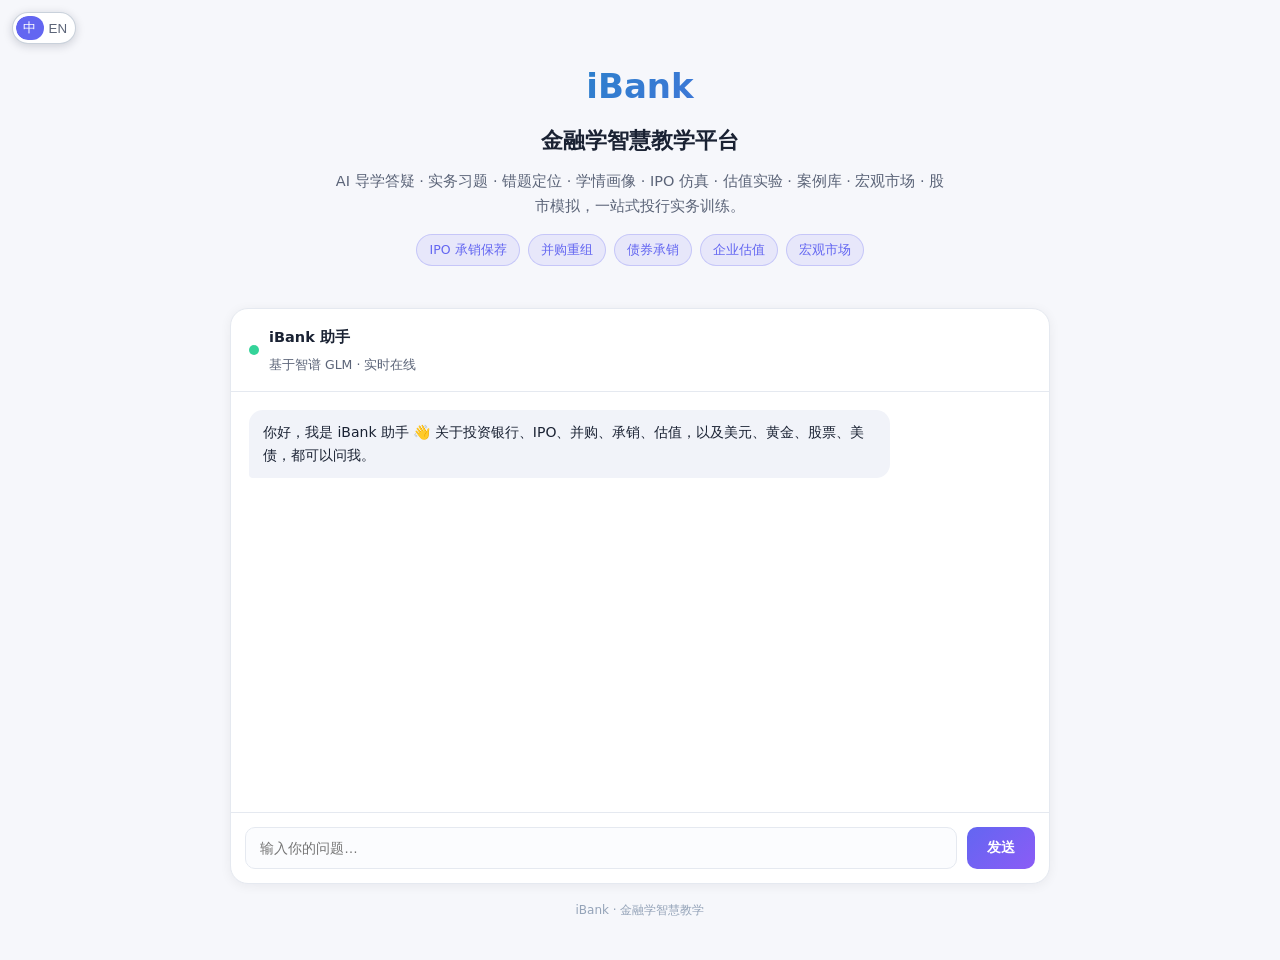
<file: ai-chat.html>
<!DOCTYPE html>
<html lang="zh-CN">
<head>
<meta charset="UTF-8" />
<meta name="viewport" content="width=device-width, initial-scale=1.0" />
<title>iBank · 金融学 AI 智能问答</title>
<style>
  :root {
    --bg: #f6f7fb;
    --card: #ffffff;
    --border: #e5e9f0;
    --text: #1a2233;
    --muted: #5b6478;
    --accent: #6366f1;
    --cyan: #0891b2;
  }
  * { box-sizing: border-box; margin: 0; padding: 0; }
  body {
    font-family: "PingFang SC", "Microsoft YaHei", system-ui, sans-serif;
    background: var(--bg); color: var(--text); line-height: 1.7;
    min-height: 100vh;
  }
  .wrap { max-width: 860px; margin: 0 auto; padding: 28px 20px 40px; }

  /* ===== 上半部分：静态项目介绍（保底展示） ===== */
  .hero { text-align: center; padding: 30px 20px 22px; }
  .hero .logo { font-size: 34px; font-weight: 800;
    background: linear-gradient(135deg, #0891b2, #6366f1);
    -webkit-background-clip: text; background-clip: text; color: transparent; }
  .hero h1 { font-size: 22px; margin-top: 6px; }
  .hero p { color: var(--muted); font-size: 14.5px; margin-top: 10px; max-width: 620px; margin-left: auto; margin-right: auto; }
  .tags { display: flex; flex-wrap: wrap; gap: 8px; justify-content: center; margin-top: 16px; }
  .tag { font-size: 12.5px; color: var(--accent); background: rgba(99,102,241,0.1);
    border: 1px solid rgba(99,102,241,0.25); padding: 4px 12px; border-radius: 999px; }

  /* ===== 下半部分：AI 对话区 ===== */
  .chat-card {
    background: var(--card); border: 1px solid var(--border); border-radius: 18px;
    box-shadow: 0 2px 12px rgba(16,24,40,0.06); overflow: hidden; margin-top: 20px;
  }
  .chat-head { padding: 14px 18px; border-bottom: 1px solid var(--border); display: flex; align-items: center; gap: 10px; }
  .chat-head .dot { width: 10px; height: 10px; border-radius: 50%; background: #34d399; }
  .chat-head b { font-size: 14.5px; }
  .chat-head span { font-size: 12.5px; color: var(--muted); }
  .chat-body { height: 420px; overflow-y: auto; padding: 18px; display: flex; flex-direction: column; gap: 12px; }
  .msg { max-width: 82%; padding: 11px 14px; border-radius: 14px; font-size: 14px; line-height: 1.65; white-space: pre-wrap; word-break: break-word; }
  .msg.bot { align-self: flex-start; background: #f1f3f9; color: var(--text); border-bottom-left-radius: 4px; }
  .msg.user { align-self: flex-end; background: linear-gradient(135deg, #6366f1, #8b5cf6); color: #fff; border-bottom-right-radius: 4px; }
  .msg .cursor { display: inline-block; width: 8px; height: 15px; background: var(--accent); vertical-align: text-bottom; animation: blink 0.9s steps(2) infinite; margin-left: 2px; }
  @keyframes blink { 50% { opacity: 0; } }
  .chat-input { display: flex; gap: 10px; padding: 14px; border-top: 1px solid var(--border); }
  .chat-input input { flex: 1; height: 42px; padding: 0 14px; border-radius: 10px;
    border: 1px solid var(--border); background: #fbfcfe; font-size: 14px; color: var(--text); outline: none; }
  .chat-input input:focus { border-color: var(--accent); }
  .chat-input button { height: 42px; padding: 0 20px; border: none; border-radius: 10px;
    background: linear-gradient(135deg, #6366f1, #8b5cf6); color: #fff; font-size: 14px; font-weight: 600; cursor: pointer; }
  .chat-input button:disabled { opacity: 0.5; cursor: not-allowed; }
  .foot { text-align: center; color: #94a3b8; font-size: 12px; margin-top: 16px; }
</style>
</head>
<body>
<div class="wrap">

  <!-- ===== 静态项目介绍 ===== -->
  <header class="hero">
    <div class="logo">iBank</div>
    <h1>金融学智慧教学平台</h1>
    <p>AI 导学答疑 · 实务习题 · 错题定位 · 学情画像 · IPO 仿真 · 估值实验 · 案例库 · 宏观市场 · 股市模拟，一站式投行实务训练。</p>
    <div class="tags">
      <span class="tag">IPO 承销保荐</span>
      <span class="tag">并购重组</span>
      <span class="tag">债券承销</span>
      <span class="tag">企业估值</span>
      <span class="tag">宏观市场</span>
    </div>
  </header>

  <!-- ===== AI 对话区 ===== -->
  <div class="chat-card">
    <div class="chat-head">
      <span class="dot"></span>
      <div><b>iBank 助手</b><br/><span>基于智谱 GLM · 实时在线</span></div>
    </div>
    <div class="chat-body" id="chat-body">
      <div class="msg bot">你好，我是 iBank 助手 👋 关于投资银行、IPO、并购、承销、估值，以及美元、黄金、股票、美债，都可以问我。</div>
    </div>
    <form class="chat-input" id="chat-form">
      <input id="chat-input" type="text" placeholder="输入你的问题…" autocomplete="off" />
      <button type="submit" id="send-btn">发送</button>
    </form>
  </div>

  <p class="foot">iBank · 金融学智慧教学</p>
</div>

<script>
  // ============================================================
  // ⬇️ 只需把这一行换成你的腾讯云 SCF 云函数公网地址
  //    （形如 https://service-xxxx.gz.apigw.tencentcs.com/release/）
  // ============================================================
  const SCF_URL = 'https://1490473252-kur02r1gqf.ap-guangzhou.tencentscf.com';

  const body = document.getElementById('chat-body');
  const form = document.getElementById('chat-form');
  const input = document.getElementById('chat-input');
  const btn = document.getElementById('send-btn');
  const history = [];   // 多轮对话历史 [{role, content}]

  function addMsg(text, who) {
    const div = document.createElement('div');
    div.className = 'msg ' + who;
    div.textContent = text;
    body.appendChild(div);
    body.scrollTop = body.scrollHeight;
    return div;
  }

  // 后端不可用时的兜底提示
  function showUnavailable() {
    addMsg('AI问答功能正在迭代优化中，敬请期待', 'bot');
  }

  // 判断后端地址是否已配置
  function backendReady() {
    return SCF_URL && SCF_URL.indexOf('在这里填') === -1;
  }

  form.addEventListener('submit', async function (e) {
    e.preventDefault();
    const q = input.value.trim();
    if (!q) return;
    input.value = '';
    addMsg(q, 'user');
    history.push({ role: 'user', content: q });

    // 未配置后端地址 → 显示兜底提示
    if (!backendReady()) { showUnavailable(); return; }

    const reply = addMsg('', 'bot');
    const cursor = document.createElement('span');
    cursor.className = 'cursor';
    reply.appendChild(cursor);
    btn.disabled = true;
    let fullText = '';
    // 把文字写进 reply（而不是光标），再让光标跟在文字后面
    function render(t) {
      fullText = t;
      reply.textContent = fullText;
      reply.appendChild(cursor);
      body.scrollTop = body.scrollHeight;
    }

    try {
      const resp = await fetch(SCF_URL, {
        method: 'POST',
        headers: { 'Content-Type': 'application/json' },
        body: JSON.stringify({ messages: history })
      });

      if (!resp.ok) throw new Error('HTTP ' + resp.status);

      // 读取 SSE 流，逐字渲染（打字机效果）
      const reader = resp.body.getReader();
      const decoder = new TextDecoder('utf-8');
      let buffer = '';

      while (true) {
        const { done, value } = await reader.read();
        if (done) break;
        buffer += decoder.decode(value, { stream: true });
        const lines = buffer.split('\n');
        buffer = lines.pop();
        for (const line of lines) {
          const s = line.trim();
          if (!s.startsWith('data:')) continue;
          const dataStr = s.slice(5).trim();
          if (dataStr === '[DONE]') continue;
          try {
            const obj = JSON.parse(dataStr);
            if (obj.content) render(fullText + obj.content);
            if (obj.error) render(fullText + '（出错：' + obj.error + '）');
          } catch (err) { /* 忽略非 JSON 行 */ }
        }
      }

      if (!fullText) render('（无返回内容）');
      history.push({ role: 'assistant', content: fullText });
    } catch (err) {
      fullText = 'AI问答功能正在迭代优化中，敬请期待';
      reply.textContent = fullText;
    } finally {
      cursor.remove();
      btn.disabled = false;
      body.scrollTop = body.scrollHeight;
    }
  });
</script>
<link rel="stylesheet" href="static/i18n.css?v=167">
<button id="ibk-lang-btn" class="ibk-floating lang-switch" type="button" data-i18n-skip role="switch" aria-checked="false" title="Switch language / 切换语言"><span class="ls-track"><span class="ls-knob"></span><span class="ls-opt ls-opt-zh">中</span><span class="ls-opt ls-opt-en">EN</span></span><span id="ibk-lang-txt" class="ls-sr">EN</span></button>
<script src="static/i18n-dict.js?v=167"></script>
<script src="static/i18n.js?v=167"></script>
</body>
</html>
</file>
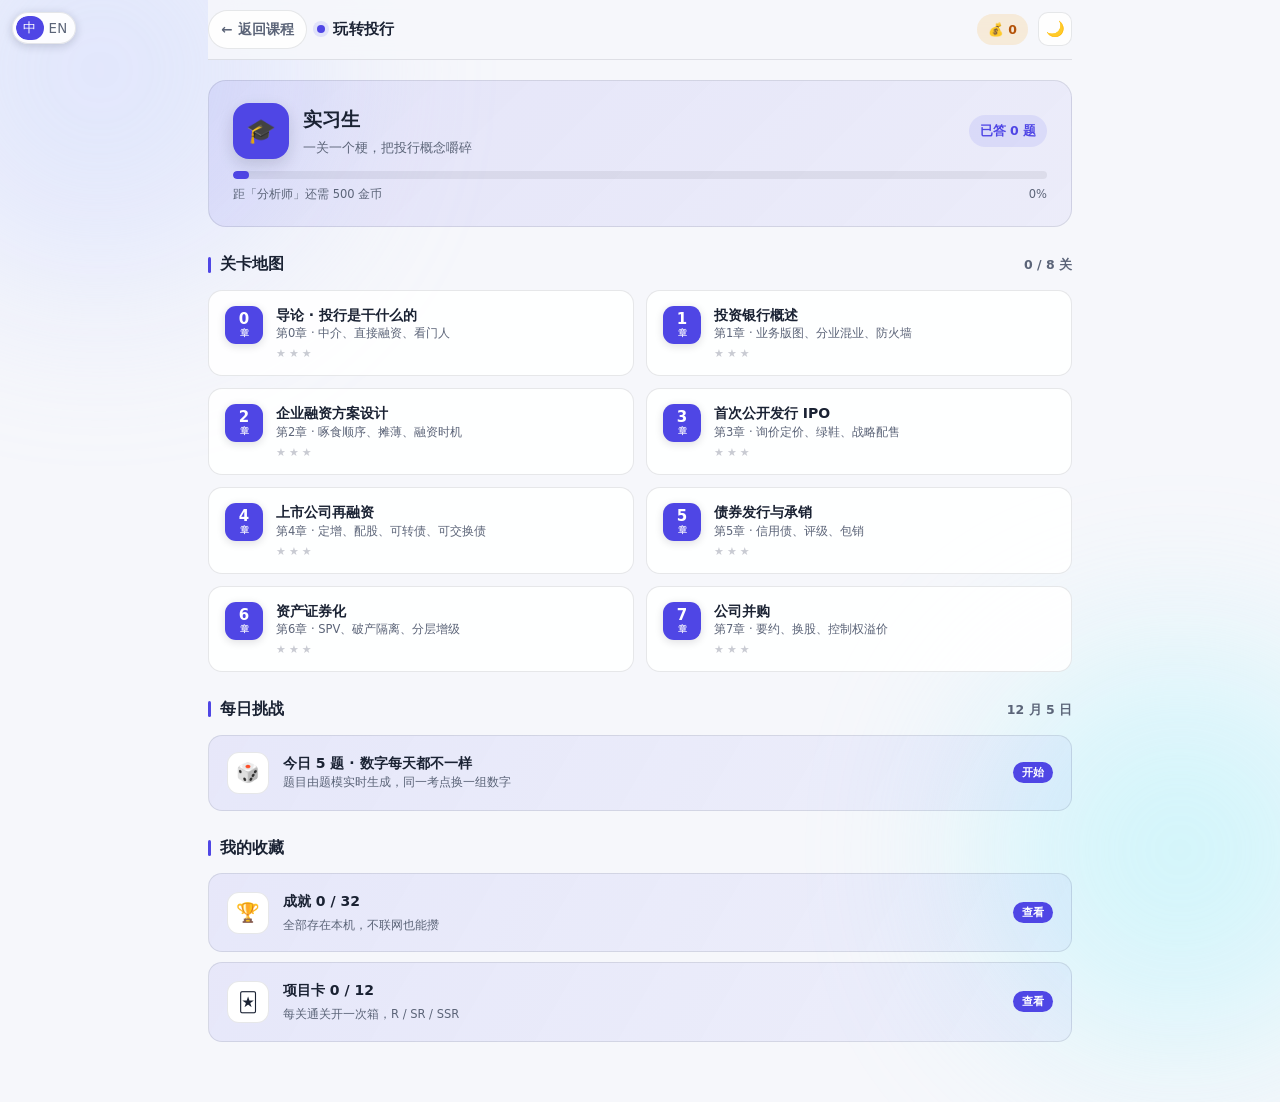
<file: ibank-game.html>
<!DOCTYPE html>
<html lang="zh-CN">
<head>
<meta charset="utf-8">
<meta name="viewport" content="width=device-width, initial-scale=1, viewport-fit=cover">
<title>玩转投行 · iBank</title>
<meta name="description" content="iBank 金融学课程配套游戏：梗学闯关 8 关全解锁、投行卧底词卡对抗、时点三连拍档猜价，三种玩法并列，离线可玩。">
<link rel="stylesheet" href="static/i18n.css?v=167">
<style>
  :root{
    --bg:#f6f7fb; --panel:rgba(255,255,255,.9); --panel-solid:#fff;
    --panel-border:rgba(15,23,42,.10);
    --text:#1a2233; --muted:#5b6478; --dim:#646b80;
    --accent:#6366f1; --accent-text:#4f46e5; --accent-solid:#4f46e5;
    --accent2:#0e7490; --accent3:#8b5cf6;
    --good:#0f766e; --bad:#b91c1c; --warn:#b45309;
    --gold:#b45309; --gold-bg:rgba(245,158,11,.14);
    --radius:14px;
    --shadow-sm:0 2px 10px rgba(15,23,42,.05);
    --shadow-md:0 14px 40px rgba(15,23,42,.09);
    --track:rgba(15,23,42,.07);
    --ok-bg:rgba(15,118,110,.10); --err-bg:rgba(185,28,28,.08);
  }
  body.dark{
    --bg:#0d1020; --panel:rgba(24,28,50,.88); --panel-solid:#181c32;
    --panel-border:rgba(148,163,184,.16);
    --text:#e7eaf3; --muted:#9aa4bb; --dim:#8b93ab;
    --accent:#818cf8; --accent-text:#a5b4fc; --accent-solid:#4f46e5;
    --accent2:#22d3ee; --accent3:#c084fc;
    --good:#34d399; --bad:#fb7185; --warn:#fbbf24;
    --gold:#fbbf24; --gold-bg:rgba(251,191,36,.14);
    --shadow-sm:0 2px 10px rgba(0,0,0,.3);
    --shadow-md:0 14px 40px rgba(0,0,0,.45);
    --track:rgba(148,163,184,.14);
    --ok-bg:rgba(52,211,153,.12); --err-bg:rgba(251,113,133,.12);
  }
  *{box-sizing:border-box;margin:0;padding:0}
  html{scroll-behavior:smooth}
  body{
    font-family:"PingFang SC","Microsoft YaHei","Segoe UI",system-ui,sans-serif;
    background:var(--bg); color:var(--text); min-height:100vh; line-height:1.7;
    -webkit-font-smoothing:antialiased;
  }
  button{font-family:inherit;cursor:pointer;border:none;background:none;color:inherit}
  a{color:var(--accent2);text-decoration:none}

  .blob{position:fixed;border-radius:50%;filter:blur(90px);opacity:.42;z-index:0;pointer-events:none}
  .blob-1{width:440px;height:440px;background:#c7d2fe;top:-150px;left:-120px}
  .blob-2{width:400px;height:400px;background:#a5f3fc;bottom:-150px;right:-100px}
  body.dark .blob{opacity:.16}

  .wrap{position:relative;z-index:1;max-width:900px;margin:0 auto;padding:0 18px 60px}

  /* ===== 顶栏 ===== */
  .topbar{
    position:sticky;top:0;z-index:40;display:flex;align-items:center;gap:10px;
    padding:10px 0;margin-bottom:20px;
    background:color-mix(in srgb,var(--bg) 86%,transparent);
    border-bottom:1px solid var(--panel-border);
    backdrop-filter:blur(14px);
  }
  .back{
    display:inline-flex;align-items:center;gap:6px;font-size:13.5px;font-weight:600;
    color:var(--muted);padding:7px 12px;border-radius:999px;border:1px solid var(--panel-border);
    background:var(--panel);transition:.2s;white-space:nowrap;
  }
  .back:hover{color:var(--accent-text);border-color:var(--accent);transform:translateX(-2px)}
  .brand{display:flex;align-items:center;gap:8px;font-size:15px;font-weight:700;letter-spacing:.2px;margin-right:auto;white-space:nowrap}
  .brand .dot{width:8px;height:8px;border-radius:50%;background:var(--accent-solid);box-shadow:0 0 0 4px rgba(99,102,241,.15)}
  .stat-chip{
    display:inline-flex;align-items:center;gap:5px;font-size:12.5px;font-weight:700;
    padding:5px 11px;border-radius:999px;background:var(--gold-bg);color:var(--gold);
    white-space:nowrap;
  }
  .stat-chip.rank{background:rgba(99,102,241,.12);color:var(--accent-text)}
  .icon-btn{
    width:34px;height:34px;border-radius:10px;border:1px solid var(--panel-border);
    background:var(--panel);display:flex;align-items:center;justify-content:center;
    font-size:15px;transition:.2s;flex:none;
  }
  .icon-btn:hover{border-color:var(--accent);transform:translateY(-1px)}

  /* ===== 视图 ===== */
  .view{display:none;animation:fade .32s ease}
  .view.on{display:block}
  @keyframes fade{from{opacity:0;transform:translateY(8px)}to{opacity:1;transform:none}}

  .card{
    background:var(--panel);border:1px solid var(--panel-border);border-radius:var(--radius);
    padding:20px;box-shadow:var(--shadow-sm);backdrop-filter:blur(14px);
  }

  /* ===== 段位卡 ===== */
  .hero{
    position:relative;overflow:hidden;border-radius:18px;padding:22px 24px;margin-bottom:18px;
    background:linear-gradient(135deg,rgba(79,70,229,.10),rgba(79,70,229,.06));
    border:1px solid var(--panel-border);
  }
  .hero-top{display:flex;align-items:center;gap:14px;flex-wrap:wrap}
  .rank-badge{
    width:56px;height:56px;border-radius:16px;flex:none;
    background:var(--accent-solid);color:#fff;
    display:flex;align-items:center;justify-content:center;font-size:24px;
    box-shadow:0 6px 16px rgba(15,23,42,.15);
  }
  .hero-tt{flex:1;min-width:150px}
  .hero-tt h1{font-size:19px;font-weight:800;letter-spacing:.2px}
  .hero-tt p{font-size:12.5px;color:var(--muted);margin-top:2px}
  .progress{height:8px;border-radius:99px;background:var(--track);overflow:hidden;margin-top:12px}
  .progress i{display:block;height:100%;border-radius:99px;background:var(--accent-solid);transition:width .5s cubic-bezier(.3,1,.4,1)}
  .hero-foot{display:flex;justify-content:space-between;font-size:11.5px;color:var(--muted);margin-top:6px}

  /* ===== 区块标题 ===== */
  .sec{display:flex;align-items:center;gap:9px;margin:24px 0 12px}
  .sec .bar{width:3px;height:16px;border-radius:2px;background:var(--accent-solid)}
  .sec h2{font-size:15.5px;font-weight:700}
  .sec .more{margin-left:auto;font-size:12.5px;color:var(--muted);font-weight:600}
  .sec .more:hover{color:var(--accent-text)}

  /* ===== 关卡网格 ===== */
  .levels{display:grid;grid-template-columns:repeat(2,minmax(0,1fr));gap:12px}
  .lv{
    position:relative;text-align:left;padding:15px 16px;border-radius:14px;
    background:var(--panel);border:1px solid var(--panel-border);
    transition:.2s;display:flex;gap:13px;align-items:flex-start;overflow:hidden;
  }
  .lv:hover{transform:translateY(-2px);border-color:var(--accent);box-shadow:var(--shadow-md)}
  .lv.locked{opacity:.5;cursor:not-allowed;filter:saturate(.3)}
  .lv.locked:hover{transform:none;border-color:var(--panel-border);box-shadow:none}
  .lv-no{
    width:38px;height:38px;border-radius:11px;flex:none;display:flex;flex-direction:column;align-items:center;justify-content:center;
    font-size:15px;font-weight:800;color:#fff;background:var(--accent-solid);
    box-shadow:0 2px 8px rgba(15,23,42,.14);line-height:1;
  }
  .lv-no i{font-style:normal;font-size:9px;font-weight:700;opacity:.85;margin-top:2px}
  .lv.done .lv-no{background:#0f766e}
  .lv.locked .lv-no{background:var(--dim);box-shadow:none}
  .lv-body{flex:1;min-width:0}
  .lv-body h3{font-size:14px;font-weight:700;line-height:1.4}
  .lv-body p{font-size:11.5px;color:var(--muted);margin-top:1px;white-space:nowrap;overflow:hidden;text-overflow:ellipsis}
  .lv-stars{display:flex;gap:2px;margin-top:6px;font-size:11px;letter-spacing:1px}
  .lv-stars .s{color:var(--dim);opacity:.35}
  .lv-stars .s.on{color:#f59e0b;opacity:1}
  .lv-lock{position:absolute;right:12px;top:12px;font-size:12px;color:var(--dim)}

  /* ===== 每日挑战 ===== */
  .daily{
    display:flex;align-items:center;gap:14px;padding:16px 18px;border-radius:14px;
    background:linear-gradient(120deg,rgba(99,102,241,.10),rgba(99,102,241,.06));
    border:1px solid var(--panel-border);transition:.2s;width:100%;text-align:left;
  }
  .daily:hover{border-color:var(--accent2);transform:translateY(-2px)}
  .daily .d-ico{width:42px;height:42px;border-radius:12px;flex:none;display:flex;align-items:center;justify-content:center;font-size:19px;background:var(--panel-solid);border:1px solid var(--panel-border)}
  .daily .d-body{flex:1;min-width:0}
  .daily h3{font-size:14px;font-weight:700}
  .daily p{font-size:11.5px;color:var(--muted);margin-top:2px}
  .pill{font-size:11px;font-weight:700;padding:3px 9px;border-radius:99px;background:var(--accent-solid);color:#fff;flex:none}
  .pill.ok{background:var(--good)}
  .pill.retry{background:#f59e0b}

  /* ===== 答题 ===== */
  .qhead{display:flex;align-items:center;gap:10px;margin-bottom:14px}
  .qhead .lvname{font-size:12.5px;font-weight:700;color:var(--accent-text)}
  .qhead .qn{margin-left:auto;font-size:12px;color:var(--muted);font-variant-numeric:tabular-nums}
  .qhead .quit{font-size:11.5px;font-weight:700;color:var(--muted);padding:3px 10px;border-radius:99px;border:1px solid var(--panel-border);transition:.2s}
  .qhead .quit:hover{color:var(--bad);border-color:var(--bad)}
  .qbar{height:5px;border-radius:99px;background:var(--track);overflow:hidden;margin-bottom:20px}
  .qbar i{display:block;height:100%;background:var(--accent-solid);transition:width .35s}

  .meme{
    font-size:13px;color:var(--muted);line-height:1.75;padding:11px 14px;margin-bottom:14px;
    border-left:3px solid var(--accent3);border-radius:0 10px 10px 0;
    background:rgba(139,92,246,.06);
  }
  .meme b{color:var(--accent3);font-weight:700}
  .stem{font-size:16px;font-weight:600;line-height:1.75;margin-bottom:18px;letter-spacing:.1px}

  .opts{display:flex;flex-direction:column;gap:9px}
  .opt{
    display:flex;align-items:flex-start;gap:11px;padding:13px 15px;border-radius:12px;text-align:left;
    background:var(--panel-solid);border:1.5px solid var(--panel-border);transition:.16s;font-size:14px;line-height:1.65;
  }
  .opt:hover:not(.dis){border-color:var(--accent);background:rgba(99,102,241,.05)}
  .opt .k{
    width:23px;height:23px;border-radius:7px;flex:none;display:flex;align-items:center;justify-content:center;
    font-size:11.5px;font-weight:800;background:var(--track);color:var(--muted);margin-top:1px;transition:.16s;
  }
  .opt.sel{border-color:var(--accent);background:rgba(99,102,241,.08)}
  .opt.right{border-color:var(--good);background:var(--ok-bg)}
  .opt.right .k{background:var(--good);color:#fff}
  .opt.wrong{border-color:var(--bad);background:var(--err-bg)}
  .opt.wrong .k{background:var(--bad);color:#fff}
  .opt.dis{cursor:default}
  .opt .tag{margin-left:auto;font-size:11px;font-weight:700;flex:none;align-self:center}

  .fb{margin-top:16px;border-radius:12px;padding:0 16px;max-height:0;overflow:hidden;transition:.3s ease;opacity:0}
  .fb.on{max-height:420px;padding:15px 16px;opacity:1}
  .fb.ok{background:var(--ok-bg);border:1px solid rgba(15,118,110,.28)}
  .fb.no{background:var(--err-bg);border:1px solid rgba(185,28,28,.25)}
  .fb .fb-h{font-size:13.5px;font-weight:800;margin-bottom:5px;display:flex;align-items:center;gap:7px}
  .fb.ok .fb-h{color:var(--good)}
  .fb.no .fb-h{color:var(--bad)}
  .fb .fb-t{font-size:13px;line-height:1.8;color:var(--text)}
  .fb .kp{display:inline-block;margin-top:9px;font-size:11px;font-weight:700;padding:2px 9px;border-radius:6px;background:rgba(99,102,241,.12);color:var(--accent-text)}

  .combo{
    position:fixed;left:50%;top:22%;transform:translate(-50%,-50%) scale(.6);z-index:60;
    font-size:34px;font-weight:900;letter-spacing:-1px;
    color:#b45309;
    opacity:0;pointer-events:none;
  }
  .combo.pop{animation:comboPop .9s cubic-bezier(.2,1.2,.4,1)}
  @keyframes comboPop{
    0%{opacity:0;transform:translate(-50%,-50%) scale(.5)}
    30%{opacity:1;transform:translate(-50%,-50%) scale(1.15)}
    70%{opacity:1;transform:translate(-50%,-70%) scale(1)}
    100%{opacity:0;transform:translate(-50%,-100%) scale(.9)}
  }

  .nextbtn{
    margin-top:16px;width:100%;padding:13px;border-radius:12px;font-size:14.5px;font-weight:700;color:#fff;
    background:var(--accent-solid);box-shadow:0 2px 10px rgba(15,23,42,.16);
    transition:.2s;
  }
  .nextbtn:hover{transform:translateY(-1px);box-shadow:0 6px 14px rgba(15,23,42,.18)}
  .nextbtn:disabled{opacity:.4;cursor:not-allowed;transform:none;box-shadow:none}
  .nextbtn.ghost{background:var(--panel-solid);color:var(--text);border:1px solid var(--panel-border);box-shadow:none}
  .nextbtn.ghost:hover{transform:none;box-shadow:none;border-color:var(--muted)}

  /* ===== 结算 ===== */
  .res-head{text-align:center;padding:8px 0 4px}
  .res-head .em{font-size:44px;line-height:1.2}
  .res-head h2{font-size:21px;font-weight:800;margin-top:6px}
  .res-head p{font-size:13px;color:var(--muted);margin-top:3px}
  .res-nums{display:grid;grid-template-columns:repeat(3,1fr);gap:10px;margin:20px 0}
  .rn{text-align:center;padding:14px 8px;border-radius:12px;background:var(--panel);border:1px solid var(--panel-border)}
  .rn .v{font-size:20px;font-weight:800;font-variant-numeric:tabular-nums}
  .rn .l{font-size:11px;color:var(--muted);margin-top:1px}
  .rn.hi .v{color:var(--gold)}
  .res-star{display:flex;justify-content:center;gap:5px;font-size:24px;margin:6px 0 4px}
  .res-star .s{color:var(--dim);opacity:.3;transition:.3s}
  .res-star .s.on{color:#f59e0b;opacity:1;transform:scale(1.1)}

  /* 开箱 */
  .chest{text-align:center;margin:18px 0 4px}
  .chest-box{
    width:88px;height:88px;margin:0 auto;border-radius:22px;display:flex;align-items:center;justify-content:center;
    font-size:40px;background:linear-gradient(135deg,rgba(245,158,11,.18),rgba(245,158,11,.10));
    border:1px solid rgba(245,158,11,.3);cursor:pointer;transition:.2s;
  }
  .chest-box:hover{transform:scale(1.05)}
  .chest-box.shake{animation:shake .5s ease infinite}
  @keyframes shake{0%,100%{transform:rotate(0)}25%{transform:rotate(-7deg) scale(1.04)}75%{transform:rotate(7deg) scale(1.04)}}
  .chest p{font-size:12px;color:var(--muted);margin-top:9px}

  .draw{
    margin-top:14px;border-radius:14px;padding:18px;text-align:center;
    border:2px dashed rgba(245,158,11,.4);background:rgba(245,158,11,.05);
    opacity:0;transform:scale(.94);transition:.35s;display:none;
  }
  .draw.on{opacity:1;transform:none;display:block}
  .draw .rar{font-size:11px;font-weight:800;letter-spacing:1.5px;padding:2px 10px;border-radius:99px;display:inline-block}
  .rar.r{background:#94a3b8;color:#fff}
  .rar.sr{background:#6366f1;color:#fff}
  .rar.ssr{background:#f59e0b;color:#fff}
  .draw h3{font-size:16px;font-weight:800;margin:8px 0 3px}
  .draw p{font-size:12.5px;color:var(--muted);line-height:1.7}

  /* ===== 成就墙 ===== */
  .ach-grid{display:grid;grid-template-columns:repeat(2,minmax(0,1fr));gap:10px}
  .ach{
    display:flex;gap:11px;align-items:flex-start;padding:13px 14px;border-radius:12px;
    background:var(--panel);border:1px solid var(--panel-border);transition:.2s;
  }
  .ach.off{opacity:.45}
  .ach .a-ico{
    width:36px;height:36px;border-radius:10px;flex:none;display:flex;align-items:center;justify-content:center;
    font-size:17px;background:var(--track);
  }
  .ach.on .a-ico{background:#f59e0b}
  .ach .a-b h4{font-size:13px;font-weight:700}
  .ach .a-b p{font-size:11px;color:var(--muted);line-height:1.6;margin-top:1px}
  .ach .a-b .a-t{font-size:10px;font-weight:700;color:var(--accent-text);margin-top:3px;display:block}

  /* ===== 图鉴 ===== */
  .dex-grid{display:grid;grid-template-columns:repeat(3,minmax(0,1fr));gap:10px}
  .dex{
    padding:14px 10px;border-radius:12px;text-align:center;background:var(--panel);
    border:1px solid var(--panel-border);transition:.2s;
  }
  .dex.off{opacity:.35;filter:grayscale(1)}
  .dex .d-r{font-size:9.5px;font-weight:800;letter-spacing:1px;padding:1px 7px;border-radius:99px;display:inline-block}
  .dex .d-r.r{background:#94a3b8;color:#fff}
  .dex .d-r.sr{background:#6366f1;color:#fff}
  .dex .d-r.ssr{background:#f59e0b;color:#fff}
  .dex .d-e{font-size:26px;margin:6px 0 2px}
  .dex h4{font-size:11.5px;font-weight:700;line-height:1.4}
  .dex p{font-size:10px;color:var(--muted);margin-top:1px;line-height:1.5}

  /* ===== toast ===== */
  .toasts{position:fixed;left:50%;bottom:22px;transform:translateX(-50%);z-index:80;display:flex;flex-direction:column;gap:8px;align-items:center;width:calc(100% - 32px);max-width:400px;pointer-events:none}
  .toast{
    display:flex;align-items:center;gap:10px;padding:11px 16px;border-radius:12px;
    background:var(--panel-solid);border:1px solid var(--panel-border);box-shadow:var(--shadow-md);
    font-size:13px;animation:tin .3s ease;width:100%;
  }
  .toast .ti{font-size:18px;flex:none}
  .toast b{font-weight:800}
  .toast.gold{border-color:rgba(245,158,11,.5);background:linear-gradient(120deg,rgba(245,158,11,.12),var(--panel-solid))}
  @keyframes tin{from{opacity:0;transform:translateY(14px)}to{opacity:1;transform:none}}

  .empty{text-align:center;padding:40px 20px;color:var(--muted);font-size:13px}

  @media(max-width:640px){
    .wrap{padding:0 14px 50px}
    .levels{grid-template-columns:1fr}
    .ach-grid{grid-template-columns:1fr}
    .brand{font-size:13.5px}
    .stem{font-size:15px}
    .res-nums{grid-template-columns:repeat(3,1fr)}
    .dex-grid{grid-template-columns:repeat(2,minmax(0,1fr))}
  }
  /* 小屏（≤372）：让「返回课程」收成箭头，把位置留给品牌名，品牌不再整段消失 */
  @media(max-width:372px){
    .back{padding:7px 10px}
    .back .bt{display:none}
    .brand{font-size:12.5px;gap:6px}
    .stat-chip{font-size:12px;padding:5px 9px}
  }
</style>
</head>
<body>
<button id="ibk-lang-btn" class="ibk-floating lang-switch" type="button" data-i18n-skip role="switch" aria-checked="false" title="Switch language / 切换语言"><span class="ls-track"><span class="ls-knob"></span><span class="ls-opt ls-opt-zh">中</span><span class="ls-opt ls-opt-en">EN</span></span><span id="ibk-lang-txt" class="ls-sr">EN</span></button>
<div class="blob blob-1"></div>
<div class="blob blob-2"></div>

<div class="wrap">
  <div class="topbar">
    <a class="back" href="./index.html" aria-label="返回课程"><span class="ar">←</span><span class="bt">返回课程</span></a>
    <div class="brand"><span class="dot"></span><span>玩转投行</span></div>
    <div class="stat-chip" id="c-gold">💰 0</div>
    <button class="icon-btn" id="c-theme" title="切换深浅色">🌙</button>
  </div>

  <!-- 首页 -->
  <section class="view on" id="v-home">
    <div class="hero">
      <div class="hero-top">
        <div class="rank-badge" id="h-rank-ico">🎓</div>
        <div class="hero-tt">
          <h1 id="h-rank">实习生</h1>
          <p id="h-sub">一关一个梗，把投行概念嚼碎</p>
        </div>
        <div class="stat-chip rank" id="h-total">已答 0 题</div>
      </div>
      <div class="progress"><i id="h-bar" style="width:0%"></i></div>
      <div class="hero-foot"><span id="h-foot-l">距下一段位还需 500 金币</span><span id="h-foot-r">0%</span></div>
    </div>

    <div class="sec"><span class="bar"></span><h2>关卡地图</h2><span class="more" id="h-cleared">0 / 8 关</span></div>
    <div class="levels" id="levels"></div>

    <div class="sec"><span class="bar"></span><h2>每日挑战</h2><span class="more" id="daily-date"></span></div>
    <button class="daily" id="btn-daily">
      <div class="d-ico">🎲</div>
      <div class="d-body">
        <h3>今日 5 题 · 数字每天都不一样</h3>
        <p id="d-sub">题目由题模实时生成，同一考点换一组数字</p>
      </div>
      <span class="pill" id="d-pill">开始</span>
    </button>

    <div class="sec"><span class="bar"></span><h2>我的收藏</h2></div>
    <div class="daily" style="cursor:default">
      <div class="d-ico">🏆</div>
      <div class="d-body">
        <h3 id="ach-mini">成就 0 / 32</h3>
        <p id="ach-mini-sub">全部存在本机，不联网也能攒</p>
      </div>
      <button class="pill" style="background:var(--accent-solid)" onclick="GM.show('ach')">查看</button>
    </div>
    <div style="height:10px"></div>
    <div class="daily" style="cursor:default">
      <div class="d-ico">🃏</div>
      <div class="d-body">
        <h3 id="dex-mini">项目卡 0 / 12</h3>
        <p id="dex-mini-sub">每关通关开一次箱，R / SR / SSR</p>
      </div>
      <button class="pill" style="background:var(--accent-solid)" onclick="GM.show('dex')">查看</button>
    </div>
  </section>

  <!-- 答题 -->
  <section class="view" id="v-play">
    <div class="card">
      <div class="qhead">
        <span class="lvname" id="p-lv"></span>
        <span class="qn" id="p-n"></span>
        <button class="quit" id="p-quit">退出</button>
      </div>
      <div class="qbar"><i id="p-bar" style="width:0%"></i></div>
      <div class="meme" id="p-meme"></div>
      <div class="stem" id="p-stem"></div>
      <div class="opts" id="p-opts"></div>
      <div class="fb" id="p-fb">
        <div class="fb-h" id="p-fbh"></div>
        <div class="fb-t" id="p-fbt"></div>
        <span class="kp" id="p-kp"></span>
      </div>
      <button class="nextbtn" id="p-next" disabled>下一题</button>
    </div>
  </section>

  <!-- 结算 -->
  <section class="view" id="v-res">
    <div class="card">
      <div class="res-head">
        <div class="em" id="r-em">🎉</div>
        <h2 id="r-title">通关</h2>
        <p id="r-sub"></p>
        <div class="res-star" id="r-stars"></div>
      </div>
      <div class="res-nums">
        <div class="rn"><div class="v" id="r-acc">0%</div><div class="l">正确率</div></div>
        <div class="rn"><div class="v" id="r-right">0/8</div><div class="l">答对题数</div></div>
        <div class="rn hi"><div class="v" id="r-gold">+0</div><div class="l">承销费</div></div>
      </div>
      <div class="chest">
        <div class="chest-box shake" id="r-chest">📦</div>
        <p id="r-chest-t">点一下开箱</p>
      </div>
      <div class="draw" id="r-draw">
        <span class="rar r" id="r-rar">R</span>
        <h3 id="r-card">—</h3>
        <p id="r-card-d"></p>
      </div>
      <button class="nextbtn" id="r-again" style="margin-top:20px">再来一关</button>
      <button class="nextbtn" id="r-next" style="margin-top:9px;display:none">下一关</button>
      <button class="nextbtn" id="r-home" style="margin-top:9px;background:var(--panel-solid);color:var(--text);border:1px solid var(--panel-border);box-shadow:none">回到地图</button>
    </div>
  </section>

  <!-- 成就墙 -->
  <section class="view" id="v-ach">
    <div class="sec" style="margin-top:0"><span class="bar"></span><h2>成就墙</h2><span class="more" id="ach-cnt">0 / 32</span></div>
    <div class="ach-grid" id="ach-list"></div>
    <button class="nextbtn" style="background:var(--panel-solid);color:var(--text);border:1px solid var(--panel-border);box-shadow:none" onclick="GM.show('home')">回到地图</button>
  </section>

  <!-- 图鉴 -->
  <section class="view" id="v-dex">
    <div class="sec" style="margin-top:0"><span class="bar"></span><h2>项目卡图鉴</h2><span class="more" id="dex-cnt">0 / 12</span></div>
    <div class="dex-grid" id="dex-list"></div>
    <button class="nextbtn" style="background:var(--panel-solid);color:var(--text);border:1px solid var(--panel-border);box-shadow:none" onclick="GM.show('home')">回到地图</button>
  </section>
</div>

<div class="combo" id="combo"></div>
<div class="toasts" id="toasts"></div>

<script>
(function () {
  'use strict';

  /* ============ 存储 ============ */
  var KEY = 'ibank_game_v1';
  var S = null;

  function blank() {
    return {
      gold: 0, best: {}, cleared: {}, stars: {}, qTotal: 0, qRight: 0,
      comboMax: 0, perClear: 0, ach: {}, cards: {}, days: {}, dayStreak: 0,
      lastDay: '', dailyDone: '', fastRight: 0,
      attemptedFailed: {}, allWrong: 0, retried: 0, fastPure: 0, comeback: 0, dailyCount: 0
    };
  }
  function load() {
    try {
      var raw = localStorage.getItem(KEY);
      if (raw) {
        var o = JSON.parse(raw);
        var b = blank();
        /* 先把存档里的全部字段搬进来，再用默认值补缺，避免动态新增字段被丢 */
        for (var k in o) if (o[k] !== undefined && o[k] !== null) b[k] = o[k];
        for (var d in blank()) if (b[d] === undefined) b[d] = blank()[d];
        return b;
      }
    } catch (e) {}
    return blank();
  }
  function save() {
    try { localStorage.setItem(KEY, JSON.stringify(S)); } catch (e) {}
  }

  /* ============ 工具 ============ */
  function $(id) { return document.getElementById(id); }
  function el(tag, cls, html) {
    var d = document.createElement(tag);
    if (cls) d.className = cls;
    if (html != null) d.innerHTML = html;
    return d;
  }
  function esc(s) {
    return String(s).replace(/&/g, '&amp;').replace(/</g, '&lt;').replace(/>/g, '&gt;');
  }
  function today() {
    var d = new Date();
    return d.getFullYear() + '-' + (d.getMonth() + 1 < 10 ? '0' : '') + (d.getMonth() + 1) + '-' + (d.getDate() < 10 ? '0' : '') + d.getDate();
  }
  function dayKey(off) {
    var d = new Date();
    d.setDate(d.getDate() - off);
    return d.getFullYear() + '-' + (d.getMonth() + 1 < 10 ? '0' : '') + (d.getMonth() + 1) + '-' + (d.getDate() < 10 ? '0' : '') + d.getDate();
  }

  /* 打乱选项：每 4 题恰好覆盖 A/B/C/D 各一次，块内顺序再哈希打乱。
     既保证整体答案分布严格均衡（不会「答案全是 B」），又不会呈现简单循环。 */
  function h32(n) {
    n = Math.imul(n ^ (n >>> 16), 0x45d9f3b);
    n = Math.imul(n ^ (n >>> 16), 0x45d9f3b);
    n = n ^ (n >>> 16);
    return n >>> 0;
  }
  function shuffleOpts(q, idx) {
    var block = Math.floor(idx / 4), base = idx % 4;
    var perm = [0, 1, 2, 3], s = h32(block * 2654435761 + 11);
    for (var i = 3; i > 0; i--) {
      s = h32(s + i * 0x9e3779b9);
      var j = s % (i + 1);
      var t = perm[i]; perm[i] = perm[j]; perm[j] = t;
    }
    var target = perm[base];
    var others = [0, 1, 2, 3].filter(function (x) { return x !== q.a; });
    var s2 = h32(block * 97 + base * 13 + 5);
    for (var m = others.length - 1; m > 0; m--) {
      s2 = h32(s2 + m * 7);
      var j2 = s2 % (m + 1);
      var t2 = others[m]; others[m] = others[j2]; others[j2] = t2;
    }
    var order = []; order[target] = q.a;
    var k = 0;
    for (var z = 0; z < 4; z++) if (z !== target) order[z] = others[k++];
    var opts = [];
    for (var y = 0; y < 4; y++) opts.push(q.o[order[y]]);
    return { o: opts, a: target };
  }

  /* ============ 段位 ============ */
  var RANKS = [
    { n: '实习生', ico: '🎓', need: 0 },
    { n: '分析师', ico: '📐', need: 500 },
    { n: '经理', ico: '📋', need: 1500 },
    { n: '副总裁', ico: '💼', need: 3500 },
    { n: '董事', ico: '🧭', need: 7000 },
    { n: '合伙人', ico: '👑', need: 12000 }
  ];
  function rankOf(g) {
    var r = RANKS[0], i;
    for (i = 0; i < RANKS.length; i++) if (g >= RANKS[i].need) r = RANKS[i];
    return r;
  }
  function rankNext(g) {
    for (var i = 0; i < RANKS.length; i++) if (g < RANKS[i].need) return RANKS[i];
    return null;
  }

  /* ============ 关卡 ============ */
  var LEVELS = [
    { no: 0, ch: '第0章', name: '导论 · 投行是干什么的', desc: '中介、直接融资、看门人' },
    { no: 1, ch: '第1章', name: '投资银行概述', desc: '业务版图、分业混业、防火墙' },
    { no: 2, ch: '第2章', name: '企业融资方案设计', desc: '啄食顺序、摊薄、融资时机' },
    { no: 3, ch: '第3章', name: '首次公开发行 IPO', desc: '询价定价、绿鞋、战略配售' },
    { no: 4, ch: '第4章', name: '上市公司再融资', desc: '定增、配股、可转债、可交换债' },
    { no: 5, ch: '第5章', name: '债券发行与承销', desc: '信用债、评级、包销' },
    { no: 6, ch: '第6章', name: '资产证券化', desc: 'SPV、破产隔离、分层增级' },
    { no: 7, ch: '第7章', name: '公司并购', desc: '要约、换股、控制权溢价' }
  ];

  /* ============ 题库：8 关 × 8 题，全部新写 ============ */
  var LEVEL_QUESTIONS = 4;   /* 每次进关抽几题（题池为每关 4 题，全抽，顺序随机） */

  var BANK = [
    /* --- 第 0 关 导论 --- */
    { c: 0, kp: '一级市场与二级市场', m: '开发商把新房卖给业主，和业主之间再转手，是两笔完全不同的生意。', q: '证券市场中的「一级市场」指的是？', o: ['投资者之间相互买卖已发行证券的市场', '发行人向投资者出售新发行证券的市场', '银行之间调剂资金头寸的市场', '企业之间进行产权交易的市场'], a: 1, w: '一级市场即发行市场，发行人通过承销把新证券卖给投资者，募集资金流入发行人；二级市场是流通市场，交易在投资者之间完成，钱不进发行人口袋。' },
    { c: 0, kp: '投行起源', m: '欧洲一些做贸易的老商号，后来不怎么贩货了，改替政府和企业张罗借钱。', q: '现代投资银行的雏形主要起源于？', o: ['欧洲的商人银行', '美国的储蓄银行', '日本的信托银行', '中国的钱庄'], a: 0, w: '19 世纪欧洲的商人银行（Merchant Bank）由贸易融资转向为政府和铁路等企业发行证券，是投资银行的直接前身；美国投行多由证券承销商演变而来。' },
    { c: 0, kp: '金融中介功能', m: '你不懂看财报，也不敢把钱交给陌生人，宁可找个懂行的中间人替你把关。', q: '金融中介存在的重要经济功能之一是？', o: ['消除全部投资风险', '保证投资者获得固定收益', '降低资金供求双方的信息不对称', '替代监管机构执法'], a: 2, w: '中介凭专业能力与规模优势降低信息搜集核实成本，缓解逆向选择与道德风险；但它不消除风险、不保证收益，也不能替代监管。' },
    { c: 0, kp: '发行方式', m: '同样是募集，有的在广场上对着所有人吆喝，有的只给名单上的人打电话。', q: '证券公开发行与非公开发行的核心区别在于？', o: ['发行规模的大小', '是否向不特定对象发行', '发行价格如何确定', '是否在交易所挂牌'], a: 1, w: '公开发行面向不特定对象（或超过规定人数的特定对象），须严格履行披露义务；非公开发行只面向符合条件的特定投资者，披露要求相对简化。' },

    /* --- 第 1 关 投资银行概述 --- */
    { c: 1, kp: '组织形式', m: '早年几个人合伙，亏了要拿自家房子赔；后来发现，不上市根本凑不出那么多本钱。', q: '国际大型投资银行的组织形式演变趋势是？', o: ['由上市公司退回合伙制', '由合伙制转为上市的股份有限公司', '始终维持合伙制不变', '由国家独资经营'], a: 1, w: '合伙制下合伙人承担无限责任，约束强但资本有限；20 世纪后期高盛、摩根士丹利等相继改制上市，以补充资本并分散合伙人风险。' },
    { c: 1, kp: '经纪与自营', m: '同在交易所下单，一个赚的是手续费，一个赚的是差价，账本完全不同。', q: '证券经纪业务与证券自营业务的根本区别是？', o: ['是否收取费用', '是否以自有资金买卖并承担交易损益', '是否需要经营牌照', '是否通过交易所集中撮合成交'], a: 1, w: '经纪是代理客户交易、赚取佣金，不承担价格风险；自营是公司以自有资金买卖、自负盈亏。两者都需牌照，也都在交易所进行。' },
    { c: 1, kp: '净资本监管', m: '监管查券商，不只看赚了多少，还要看扣掉各种风险之后，家底还剩多厚。', q: '我国对证券公司实施净资本监管的主要目的是？', o: ['限制从业人员数量', '确保公司有足够资本抵御风险并约束业务规模', '统一各项业务的收费标准与佣金水平', '规定营业部的最低面积'], a: 1, w: '净资本是经风险调整后的净资产。监管以净资本为核心约束业务规模与风险敞口，防止过度扩张导致偿付能力不足。' },
    { c: 1, kp: '监管机构', m: '球场上有裁判，规则由他解释，犯规由他吹哨，球员不能自己定规矩。', q: '我国证券市场的核心监管机构是？', o: ['中国人民银行', '中国证券监督管理委员会', '国家金融监督管理总局', '财政部'], a: 1, w: '证监会依法对证券期货市场实施监管，负责发行注册、市场监管与稽查执法；人民银行管货币政策，金融监管总局管银行业保险业。' },

    /* --- 第 2 关 企业融资方案设计 --- */
    { c: 2, kp: '优先股', m: '公司清算时先还债，再分给股东；股东队伍里，还分前后排。', q: '优先股相比普通股的主要特征是？', o: ['享有优先表决权', '优先分配利润和剩余财产，通常表决权受限', '收益随公司利润无限上浮', '持有人可随时要求公司按原价回购'], a: 1, w: '优先股在分红和剩余财产分配上顺序先于普通股，代价是通常不参与表决（特定事项除外），兼具债与股的部分特征。' },
    { c: 2, kp: '税盾效应', m: '同样赚 100 块，借钱经营和用自有资金经营，最后交的税不一样。', q: '债务融资具有「税盾效应」，原因是？', o: ['利息支出可在税前扣除，降低实际税负', '偿还本金可抵减所得税', '债权人免征利息所得税', '债务融资不产生任何成本与费用'], a: 0, w: '利息作为财务费用在税前扣除，减少应纳税所得额，故税后债务成本 = 利率 ×(1−所得税率)，这是债务融资相对便宜的重要原因。' },
    { c: 2, kp: 'MM 定理', m: '一张饼，切成八块还是四块，饼本身一点没变大。', q: '在无税、无摩擦的完美市场假设下，MM 定理认为？', o: ['负债越多企业价值越高', '企业价值与资本结构无关', '股权成本恒定不变', '资本结构由行业惯例决定'], a: 1, w: 'MM 第一定理指出，完美市场下企业价值取决于资产盈利能力，与融资方式无关；引入税与破产成本后，才存在最优资本结构问题。' },
    { c: 2, kp: '财务杠杆', m: '借来的钱赚得比利息多，多出来的全归股东；要是赚得比利息少，缺口也得股东自己补。', q: '当企业资产回报率高于债务利率时，提高负债比例对每股收益的影响是？', o: ['降低每股收益', '提高每股收益', '没有影响', '无法判断'], a: 1, w: '这就是财务杠杆的正效应：资产收益率高于债务成本时，举债创造的超额收益归股东所有，EPS 上升；反之则放大亏损。' },

    /* --- 第 3 关 IPO --- */
    { c: 3, kp: 'IPO 动机', m: '上市不只是为了拿一笔钱，还为了让更多人知道你是谁、让员工手里的期权能变成真钱。', q: '企业选择 IPO 的动机不包括？', o: ['筹集长期权益资本', '提升公司知名度与信用水平', '为员工股权激励提供退出渠道', '免于履行信息披露义务'], a: 3, w: '上市带来融资、品牌、激励、并购支付手段等好处；代价恰恰是要持续、公开、合规地披露信息，不可能免除披露义务。' },
    { c: 3, kp: '板块定位', m: '不是所有企业都往同一个板走：有的要求技术过硬，有的看成长速度，有的门槛更低、介入更早。', q: '我国北交所主要服务的企业类型是？', o: ['超大型国有企业', '创新型中小企业', '外商投资企业', '金融租赁公司'], a: 1, w: '北交所定位服务创新型中小企业，与沪深主板、科创板、创业板错位发展；科创板强调硬科技，创业板强调成长型创新创业企业。' },
    { c: 3, kp: '招股说明书', m: '大件商品买之前先看说明书，写错了、瞒了事，是要担责任的。', q: '招股说明书的核心作用是？', o: ['作为承销商的内部工作底稿', '向投资者全面披露发行人的经营、财务与风险信息', '完全替代会计师事务所出具的审计报告', '确定股票上市后的交易价格'], a: 1, w: '招股书是发行的法定信息披露文件，须真实、准确、完整地披露公司情况与风险，既是投资者判断的依据，也是虚假陈述责任的载体。' },
    { c: 3, kp: '路演', m: '上市之前，管理层要带着团队跑几个城市，一间屋子一间屋子地见人、回答问题。', q: 'IPO 路演的主要目的是？', o: ['决定发行审核能否通过', '向投资者推介发行人以促成认购和合理定价', '确定股票上市交易的具体日期与时间安排', '取代网下询价程序'], a: 1, w: '路演是管理层与投资者面对面沟通的推介活动，帮助投资者理解公司价值，是询价定价的重要环节；能否发行由审核注册决定，不靠路演。' },

    /* --- 第 4 关 再融资 --- */
    { c: 4, kp: '公开增发', m: '同样是发新股，有的向所有人敞开，有的只跟事先谈好的人做。', q: '上市公司公开增发与定向增发的区别是？', o: ['公开增发只面向原有股东定向配售', '公开增发面向不特定对象，定增面向特定对象', '公开增发不需要承销', '公开增发不受价格约束'], a: 1, w: '公开增发向社会公众投资者发行，须承销且价格贴近市价；定增只面向符合条件的特定投资者，有底价约束和锁定期。' },
    { c: 4, kp: '赎回条款', m: '公司有时并不希望这笔债一直挂着，会想办法让持有人早点把手里的票换成股票。', q: '可转债的「提前赎回条款」通常在什么情况下被触发？', o: ['股价持续大幅高于转股价时', '股价跌破转股价时', '公司当年出现亏损时', '债券到期前一个月内'], a: 0, w: '赎回条款是发行人的促转股工具：股价远高于转股价时，发行人按约定价格赎回，迫使投资者转股，从而减少还本付息压力。' },
    { c: 4, kp: '回售条款', m: '同样是可转债里的条款，有的向着发行人，有的向着掏钱的那一方。', q: '可转债的「回售条款」保护的是？', o: ['发行人利益', '债券持有人利益', '承销商利益', '评级机构利益'], a: 1, w: '回售是投资者的卖出选择权：股价长期低迷或发生约定事项时，持有人可要求发行人按约定价格回购，是投资者一侧的保护条款。' },
    { c: 4, kp: '转股溢价率', m: '一张可转债，既有一个「换成股票值多少」的数，也有一个「现在市场卖多少」的数，两个数常常对不上。', q: '可转债的转股溢价率越高，通常意味着？', o: ['转股越划算', '债券价格相对其转股价值越贵', '发行人违约风险越低', '票面利率越高'], a: 1, w: '转股溢价率 =（转债价格 ÷ 转股价值 − 1）×100%。溢价高说明市场为期权部分支付了更多对价，即时转股的套利空间小。' },

    /* --- 第 5 关 债券承销 --- */
    { c: 5, kp: '到期收益率', m: '票面上印的那个利率，和你实际到手能赚到的，往往不是一回事。', q: '债券的到期收益率（YTM）反映的是？', o: ['债券票面约定的固定利率', '按现价买入并持有到期的年化收益', '发行人主体信用评级的高低', '债券距离到期的剩余年限'], a: 1, w: 'YTM 把买入价差、票息与到期本金统一折算成年化收益，是衡量真实回报的核心指标；折价买入时 YTM 高于票面利率。' },
    { c: 5, kp: '久期', m: '利率只动了一点点，有的债券价格纹丝不动，有的却跌得不轻。', q: '债券久期越长，意味着？', o: ['对利率变化越不敏感，波动越小', '对利率变化越敏感，价格波动越大', '信用风险越低', '票面利率必然越高'], a: 1, w: '久期衡量价格对利率变动的敏感度：久期越长，利率上升时跌幅越大，这也是长期债券利率风险更高的原因。' },
    { c: 5, kp: '债券要素', m: '一张借条上必须写清楚借多少、给多少利息、什么时候还，缺一样就说不清。', q: '债券的基本要素不包括？', o: ['票面金额', '票面利率', '偿还期限', '发行人的股票价格'], a: 3, w: '债券的基本要素包括面值、票面利率、期限、发行人、付息方式等；发行人的股价与债券本身的条款无关。' },
    { c: 5, kp: '地方政府专项债', m: '地方政府借钱分两种：一种靠一般财力兜着，一种盯着某个项目自己还。', q: '地方政府专项债券的偿还来源主要是？', o: ['一般公共预算收入', '对应的政府性基金或专项收入', '中央财政转移支付', '国有企业上缴利润'], a: 1, w: '专项债对应具体项目，以项目产生的政府性基金或专项收入偿还，要求收益能够自平衡；一般债券则由一般公共预算偿还。' },

    /* --- 第 6 关 资产证券化 --- */
    { c: 6, kp: '交易主体', m: '一场证券化里，出资产的、搭架子的、买证券的，是三种完全不同的角色。', q: '资产证券化中的「原始权益人」指的是？', o: ['购买资产支持证券的机构与个人投资者', '合法拥有基础资产并将其转让给 SPV 的一方', '担任计划管理人的证券公司', '为证券提供担保的银行'], a: 1, w: '原始权益人是基础资产的原始所有者，通过真实出售把资产转让给 SPV 换取资金，实现资产出表与融资。' },
    { c: 6, kp: '现金流瀑布', m: '水从上面一层层往下流，每一层接满了才溢出给下一层，顺序不能乱。', q: '资产证券化中的「现金流瀑布」指的是？', o: ['基础资产的折旧与摊销计算方法', '按约定优先顺序分配回收款的结构安排', '投资者的申购与赎回流程', '资产池的分散化规则'], a: 1, w: '现金流瀑布规定回收款先付税费与服务费，再付优先级利息和本金，最后才轮到次级，是分层增级在分配环节的具体实现。' },
    { c: 6, kp: '超额抵押', m: '发行证券的时候，让资产池的规模比要发行的证券大出一圈。', q: '超额抵押作为内部信用增级手段，其作用是？', o: ['提高证券的发行利率以吸引投资者', '资产池价值高于发行额，为损失提供缓冲', '降低资产池的分散度以集中管理', '缩短证券的存续期限以降低风险'], a: 1, w: '资产池价值超过所发行证券本息的部分形成超额担保，一旦出现损失先由这部分吸收，从而保护证券持有人。' },
    { c: 6, kp: '出表动机', m: '同样一笔应收账款，留在账上，和卖给别人，报表长得完全不一样。', q: '企业开展资产证券化的重要财务动机是？', o: ['提高资产负债率', '实现资产出表、优化财务结构', '增加应收账款余额', '延长资产周转天数'], a: 1, w: '真实出售后基础资产终止确认、募集资金计入现金，可降低资产负债率、加快资产周转，这是银行与企业做证券化的核心诉求之一。' },

    /* --- 第 7 关 公司并购 --- */
    { c: 7, kp: '混合并购', m: '两家公司既不同行，也不在一条产业链上，纯粹是「看上了」。', q: '企业并购与其主营业务无关的行业企业，属于？', o: ['横向并购', '纵向并购', '混合并购', '杠杆收购'], a: 2, w: '混合并购是跨行业、无产业链关系的合并，目的多为多元化经营、分散风险，但也可能因缺乏协同而增加整合难度。' },
    { c: 7, kp: '协议收购', m: '想拿到控制权，可以一家一家谈，也可以站到广场上对所有股东喊。', q: '协议收购与要约收购的主要区别是？', o: ['协议收购面向全体股东，要约收购面向特定股东', '协议收购与特定股东协商，要约收购面向全体', '协议收购无须披露，要约收购须披露', '协议收购只能针对非上市公司'], a: 1, w: '协议收购是收购人与特定股东协商达成股份转让；要约收购须向全体股东发出、同等条件，以保障中小股东的退出机会。' },
    { c: 7, kp: '杠杆收购', m: '有人买公司，自己兜里掏的钱连一成都不到。', q: '杠杆收购（LBO）的典型特征是？', o: ['完全使用自有资金，不借一分钱', '少量自有资金加大量债务，以标的现金流偿债', '只能收购上市公司，不能收购非上市企业', '不需要偿还所借债务，由原股东承担'], a: 1, w: 'LBO 用高比例债务撬动收购，以标的资产与现金流作为担保和还款来源，收益放大但风险同样放大，对现金流稳定性要求极高。' },
    { c: 7, kp: '管理层收购', m: '坐在总经理办公室里的人，某天成了公司的股东。', q: '管理层收购（MBO）指的是？', o: ['外部投资者收购公司', '公司管理层收购本公司股权以取得控制权', '公司收购其主要供应商与渠道商', '两家公司换股合并'], a: 1, w: 'MBO 由目标公司管理层主导收购，常见于国企改制、集团剥离非核心业务或私有化交易，可缓解所有者与经营者之间的代理问题。' },
  ];
  /* ============ 项目卡 ============ */
  var CARDS = [
    { id: 'ipo', r: 'R', e: '🏭', n: 'IPO 保荐', d: '主板首发保荐承销' },
    { id: 'zc', r: 'R', e: '📄', n: '定向增发', d: '非公开发行募资' },
    { id: 'bond', r: 'R', e: '📜', n: '公司债承销', d: '信用债发行' },
    { id: 'ma', r: 'R', e: '🤝', n: '并购顾问', d: '交易撮合与估值' },
    { id: 'abs', r: 'R', e: '🧾', n: '资产证券化', d: '现金流打包出表' },
    { id: 'cb', r: 'R', e: '🔄', n: '可转债', d: '债+看涨期权' },
    { id: 'green', r: 'SR', e: '👟', n: '绿鞋全额行使', d: '超额配售稳市' },
    { id: 'cross', r: 'SR', e: '🌍', n: '跨境要约收购', d: '跨国控制权交易' },
    { id: 'back', r: 'SR', e: '⚡', n: '借壳上市', d: '重组置换曲线上市' },
    { id: 'block', r: 'SR', e: '💰', n: '大宗交易撮合', d: '协议转让过桥' },
    { id: 'ant', r: 'SSR', e: '🐜', n: '蚂蚁 A+H 暂缓', d: '史上最大 IPO 暂停' },
    { id: 'catl', r: 'SSR', e: '🔋', n: '宁德 450 亿定增', d: '再融资规模纪录' }
  ];

  /* ============ 成就 ============ */
  var ACH = [
    { id: 'lv1', n: '初入投行', d: '通关第 1 关', e: '🎯', c: '进度', t: function () { return !!S.cleared[0]; } },
    { id: 'lv4', n: '半程路演', d: '通关任意 4 关', e: '🚀', c: '进度', t: function () { return count(S.cleared) >= 4; } },
    { id: 'lv8', n: '全线通关', d: '通关全部 8 关', e: '🏁', c: '进度', t: function () { return count(S.cleared) >= 8; } },
    { id: 'star24', n: '三星大师', d: '8 关全部三星', e: '⭐', c: '进度', t: function () { var n = 0; for (var i = 0; i < 8; i++) if (S.stars[i] === 3) n++; return n >= 8; } },
    { id: 'pure1', n: '一题不落', d: '单关全部答对', e: '💯', c: '进度', t: function () { return S.perClear >= 1; } },
    { id: 'pure5', n: '五连满分', d: '累计 5 次单关全对', e: '🎖️', c: '进度', t: function () { return S.perClear >= 5; } },
    { id: 'cb3', n: '三连击', d: '连续答对 3 题', e: '🔥', c: '技巧', t: function () { return S.comboMax >= 3; } },
    { id: 'cb5', n: '五连击', d: '连续答对 5 题', e: '⚡', c: '技巧', t: function () { return S.comboMax >= 5; } },
    { id: 'cb8', n: '八连击', d: '连续答对 8 题', e: '🌪️', c: '技巧', t: function () { return S.comboMax >= 8; } },
    { id: 'fast1', n: '秒答', d: '3 秒内答对一题', e: '⏱️', c: '技巧', t: function () { return S.fastRight >= 1; } },
    { id: 'fast10', n: '手比脑子快', d: '累计 10 次 3 秒内答对', e: '🏎️', c: '技巧', t: function () { return S.fastRight >= 10; } },
    { id: 'come', n: '绝地反击', d: '答错后立刻连对 4 题', e: '🛡️', c: '技巧', t: function () { return S.comeback >= 1; } },
    { id: 'steady', n: '稳如老狗', d: '单关正确率 100% 且用时少于 2 分钟', e: '🧘', c: '技巧', t: function () { return S.fastPure >= 1; } },
    { id: 'star2', n: '双星闪耀', d: '任意 2 关拿到三星', e: '💫', c: '技巧', t: function () { var n = 0; for (var i = 0; i < 8; i++) if (S.stars[i] === 3) n++; return n >= 2; } },
    { id: 'q100', n: '百题斩', d: '累计答题 100 道', e: '📚', c: '积累', t: function () { return S.qTotal >= 100; } },
    { id: 'q300', n: '三百题', d: '累计答题 300 道', e: '🧱', c: '积累', t: function () { return S.qTotal >= 300; } },
    { id: 'q500', n: '五百题', d: '累计答题 500 道', e: '🗿', c: '积累', t: function () { return S.qTotal >= 500; } },
    { id: 'g1k', n: '千金', d: '累计赚到 1000 承销费', e: '💰', c: '积累', t: function () { return S.gold >= 1000; } },
    { id: 'g5k', n: '五千金', d: '累计赚到 5000 承销费', e: '💎', c: '积累', t: function () { return S.gold >= 5000; } },
    { id: 'g12k', n: '合伙人', d: '累计赚到 12000 承销费', e: '👑', c: '积累', t: function () { return S.gold >= 12000; } },
    { id: 'c1', n: '第一张卡', d: '开箱获得第一张项目卡', e: '🃏', c: '图鉴', t: function () { return count(S.cards) >= 1; } },
    { id: 'c6', n: '收集癖', d: '集齐 6 种项目卡', e: '🗂️', c: '图鉴', t: function () { return count(S.cards) >= 6; } },
    { id: 'c12', n: '全图鉴', d: '集齐全部 12 种项目卡', e: '🏆', c: '图鉴', t: function () { return count(S.cards) >= 12; } },
    { id: 'ssr1', n: '欧皇', d: '抽到一张 SSR', e: '✨', c: '图鉴', t: function () { return ssrCount() >= 1; } },
    { id: 'ssr2', n: '双黄蛋', d: '集齐两张 SSR', e: '🌟', c: '图鉴', t: function () { return ssrCount() >= 2; } },
    { id: 'd3', n: '三日不散', d: '连续 3 天来闯关', e: '📅', c: '坚持', t: function () { return S.dayStreak >= 3; } },
    { id: 'd7', n: '七日之约', d: '连续 7 天来闯关', e: '🗓️', c: '坚持', t: function () { return S.dayStreak >= 7; } },
    { id: 'night', n: '投行夜猫', d: '在 0–5 点答对一题', e: '🌙', c: '坚持', t: function () { var h = new Date().getHours(); return h >= 0 && h < 5 && S.qRight > 0; } },
    { id: 'early', n: '早鸟', d: '在 6–8 点答对一题', e: '🌅', c: '坚持', t: function () { var h = new Date().getHours(); return h >= 6 && h < 9 && S.qRight > 0; } },
    { id: 'daily5', n: '每日打卡', d: '完成一次每日挑战', e: '🎲', c: '坚持', t: function () { return !!S.dailyDone; } },
    { id: 'allwrong', n: '全错也是缘', d: '单关一道没对', e: '🙃', c: '隐藏', t: function () { return !!S.allWrong; } },
    { id: 'retry', n: '再来一次', d: '同一关先失败、后通关', e: '🔁', c: '隐藏', t: function () { return !!S.retried; } }
  ];

  function count(o) { var n = 0; for (var k in o) if (o[k]) n++; return n; }
  function ssrCount() {
    var n = 0;
    for (var k in S.cards) if (S.cards[k]) { for (var i = 0; i < CARDS.length; i++) if (CARDS[i].id === k && CARDS[i].r === 'SSR') n++; }
    return n;
  }

  /* ============ 题模生成器（每日挑战用） ============ */
  function rnd(seed) { var x = Math.sin(seed) * 10000; return x - Math.floor(x); }
  function pick(arr, seed) { return arr[Math.floor(rnd(seed) * arr.length) % arr.length]; }
  function money(v) { return v.toFixed(2).replace(/\.00$/, ''); }

  var GEN = [
    function (s) {
      var eps = +(0.3 + rnd(s * 1.7) * 2.2).toFixed(2);
      var pe = 15 + Math.floor(rnd(s * 2.3) * 26);
      var price = +(eps * pe).toFixed(2);
      var wrongs = [+(eps * (pe - 6)).toFixed(2), +(eps * (pe + 8)).toFixed(2), +(price * 0.8).toFixed(2)];
      return {
        m: '小店的估值常按「一年赚多少乘几倍」来谈，股市里也一样。',
        q: '某公司发行后总股本对应每股收益 ' + eps + ' 元，若按 ' + pe + ' 倍市盈率定价，发行价约为？',
        o: ['约 ' + money(wrongs[0]) + ' 元', '约 ' + money(wrongs[1]) + ' 元', '约 ' + money(price) + ' 元', '约 ' + money(wrongs[2]) + ' 元'],
        a: 2, kp: '市盈率定价',
        w: '发行价 = 每股收益 × 市盈率 = ' + eps + ' × ' + pe + ' = ' + money(price) + ' 元。'
      };
    },
    function (s) {
      var n = (500 + Math.floor(rnd(s * 3.1) * 9500));
      var extra = Math.round(n * 0.15);
      return {
        m: '开自助餐怕来的人多，先按 15% 多备餐。',
        q: '某公司 IPO 发行 ' + n + ' 万股，超额配售选择权按上限 15% 全额行使，可额外发行约多少股？',
        o: ['约 ' + Math.round(n * 0.10) + ' 万股', '约 ' + extra + ' 万股', '约 ' + Math.round(n * 0.25) + ' 万股', '约 ' + Math.round(n * 0.5) + ' 万股'],
        a: 1, kp: '绿鞋机制',
        w: n + ' × 15% ≈ ' + extra + ' 万股。绿鞋上限 15%，用于平抑上市后股价波动。'
      };
    },
    function (s) {
      var x = +(3 + rnd(s * 4.4) * 27).toFixed(1);
      var f = pick([1.5, 2, 2.5, 3, 4], s * 5.1);
      var fee = +(x * f / 100).toFixed(3);
      return {
        m: '中介按成交额抽成，成交越大，抽得越多。',
        q: '某企业债券募资 ' + x + ' 亿元，承销费率 ' + f + '%，承销费约为？',
        o: ['约 ' + (x * f / 100 * 2).toFixed(2) + ' 亿元', '约 ' + (x * f / 100 / 2).toFixed(2) + ' 亿元', '约 ' + fee.toFixed(2) + ' 亿元', '约 ' + (x * f / 1000).toFixed(2) + ' 亿元'],
        a: 2, kp: '承销费率',
        w: '承销费 = 募资规模 × 费率 = ' + x + ' × ' + f + '% ≈ ' + fee.toFixed(2) + ' 亿元。'
      };
    },
    function (s) {
      var a = (2 + Math.floor(rnd(s * 6.2) * 10));
      var b = (1 + Math.floor(rnd(s * 7.3) * 4));
      var dil = +(b / (a + b) * 100).toFixed(1);
      return {
        m: '原来十个人分一个蛋糕，又挤进来两个。',
        q: '某公司发行前总股本 ' + a + ' 亿股，拟非公开发行 ' + b + ' 亿股，发行后原股东持股比例被摊薄约？',
        o: ['约 ' + (b / a * 100).toFixed(1) + '%', '约 ' + dil.toFixed(1) + '%', '约 ' + (dil / 2).toFixed(1) + '%', '约 ' + (100 - dil).toFixed(1) + '%'],
        a: 1, kp: '摊薄效应',
        w: '发行后总股本 ' + (a + b) + ' 亿股，新股东占 ' + b + '/' + (a + b) + ' ≈ ' + dil.toFixed(1) + '%，即原股东被摊薄这么多。'
      };
    },
    function (s) {
      var c = (2 + Math.floor(rnd(s * 8.5) * 5));
      var y = (2 + Math.floor(rnd(s * 9.7) * 6));
      var ai, w;
      if (y > c) { ai = 2; w = '市场要求 ' + y + '% 高于票面 ' + c + '%，票息不够，只能靠价格打折补足，即折价发行。'; }
      else if (y < c) { ai = 1; w = '市场要求 ' + y + '% 低于票面 ' + c + '%，票息更优，投资者愿多付钱，即溢价发行。'; }
      else { ai = 0; w = '市场要求收益率与票面利率同为 ' + c + '%，价格等于面值，即平价发行。'; }
      return {
        m: '隔壁存款都涨息了，你手里这张老债券就显得不划算。',
        q: '某债券票面利率 ' + c + '%，同期市场要求收益率为 ' + y + '%，该债券应如何发行？',
        o: ['平价发行', '溢价发行', '折价发行', '无法确定'],
        a: ai, kp: '债券定价', w: w
      };
    },
    function (s) {
      var pre = (10 + Math.floor(rnd(s * 10.3) * 40));
      var price = +(pre * 0.8).toFixed(2);
      return {
        m: '打折卖东西，但打折的底线是有规矩的。',
        q: '某公司定增定价基准日前 20 个交易日均价为 ' + pre + ' 元，按现行规则发行底价约为？',
        o: ['约 ' + money(price) + ' 元', '约 ' + money(pre * 0.9) + ' 元', '约 ' + money(pre * 0.7) + ' 元', '即 ' + pre + ' 元'],
        a: 0, kp: '定增定价',
        w: '定增发行价不得低于定价基准日前 20 个交易日均价的 80%，即 ' + pre + ' × 80% = ' + money(price) + ' 元。'
      };
    },
    function (s) {
      var d = (5 + Math.floor(rnd(s * 11.9) * 20));
      var e = (3 + Math.floor(rnd(s * 12.7) * 12));
      var wacc = +((d / (d + e)) * 5 + (e / (d + e)) * 12).toFixed(1);
      return {
        m: '一半借的、一半自己的，整体成本要加权。',
        q: '某公司债务资本 ' + d + ' 亿元、成本 5%，股权资本 ' + e + ' 亿元、成本 12%，其 WACC 约为？',
        o: ['约 ' + (wacc * 0.8).toFixed(1) + '%', '约 ' + wacc + '%', '约 ' + (wacc * 1.2).toFixed(1) + '%', '12%'],
        a: 1, kp: '加权平均资本成本',
        w: 'WACC = ' + d + '/(' + d + '+' + e + ') × 5% + ' + e + '/(' + d + '+' + e + ') × 12% ≈ ' + wacc + '%。'
      };
    },
    function (s) {
      var p = (8 + Math.floor(rnd(s * 13.3) * 30));
      var prem = (10 + Math.floor(rnd(s * 14.1) * 30));
      var offer = +(p * (1 + prem / 100)).toFixed(2);
      return {
        m: '想要人家手里的股份，通常得比市价多给点。',
        q: '某上市公司股价 ' + p + ' 元，收购方以 ' + prem + '% 溢价发出全面要约，要约价约为？',
        o: ['约 ' + money(offer) + ' 元', '约 ' + money(p * (1 - prem / 100)) + ' 元', '即 ' + p + ' 元', '约 ' + money(p * 2) + ' 元'],
        a: 0, kp: '要约收购溢价',
        w: '要约价 = ' + p + ' × (1 + ' + prem + '%) ≈ ' + money(offer) + ' 元，溢价部分即控制权溢价的体现。'
      };
    }
  ];

  function optUniq(o) {
    var m = {}, n = 0;
    for (var i = 0; i < o.length; i++) { if (!m[o[i]]) { m[o[i]] = 1; n++; } }
    return n;
  }

  function genQuestions(seedStr, n) {
    var out = [];
    var base = 0;
    for (var i = 0; i < seedStr.length; i++) base = (base * 31 + seedStr.charCodeAt(i)) % 100000;
    var used = {};
    for (var j = 0; j < n; j++) {
      var idx = (base + j * 3) % GEN.length;
      var guard = 0;
      while (used[idx] && guard++ < 20) idx = (idx + 1) % GEN.length;
      used[idx] = 1;
      /* 选项若撞车（两个干扰项算出同一个数），换个种子重生成，避免出现两个一样的选项 */
      var seedQ = base + j * 137 + 7, q = GEN[idx](seedQ), g2 = 0;
      while (optUniq(q.o) < 4 && g2++ < 8) { seedQ += 1301; q = GEN[idx](seedQ); }
      out.push({ c: 99, kp: q.kp, m: q.m, q: q.q, o: q.o, a: q.a, w: q.w, _seed: base + j * 37 });
    }
    return out;
  }

  /* ============ 状态与视图 ============ */
  var P = null;

  function show(v) {
    var ids = ['home', 'play', 'res', 'ach', 'dex'];
    for (var i = 0; i < ids.length; i++) {
      var node = $('v-' + ids[i]);
      if (node) node.classList.toggle('on', ids[i] === v);
    }
    if (v === 'home') renderHome();
    if (v === 'ach') renderAch();
    if (v === 'dex') renderDex();
    window.scrollTo({ top: 0, behavior: 'smooth' });
  }

  /* 弹窗排队：同屏最多 2 条，多出来的排队等空位，不再一条压一条糊住按钮 */
  var toastQ = [];
  function toast(ico, txt, gold, ms) {
    toastQ.push({ ico: ico, txt: txt, gold: gold, ms: ms || 2600 });
    pumpToast();
  }
  function pumpToast() {
    var box = $('toasts');
    if (!box) return;
    if (box.children.length >= 2) return;
    var job = toastQ.shift();
    if (!job) return;
    var t = el('div', 'toast' + (job.gold ? ' gold' : ''));
    t.innerHTML = '<span class="ti">' + job.ico + '</span><div>' + job.txt + '</div>';
    box.appendChild(t);
    setTimeout(function () {
      t.style.transition = '.3s'; t.style.opacity = '0'; t.style.transform = 'translateY(8px)';
      setTimeout(function () { t.remove(); pumpToast(); }, 320);
    }, job.ms);
  }

  /* ============ 首页 ============ */
  function renderHome() {
    var r = rankOf(S.gold), nx = rankNext(S.gold);
    $('h-rank').textContent = r.n;
    $('h-rank-ico').textContent = r.ico;
    $('h-sub').textContent = '一关一个梗，把投行概念嚼碎';
    $('h-total').textContent = '已答 ' + S.qTotal + ' 题';
    $('c-gold').textContent = '💰 ' + S.gold;

    var pct;
    if (nx) {
      pct = Math.round((S.gold - r.need) / (nx.need - r.need) * 100);
      $('h-foot-l').textContent = '距「' + nx.n + '」还需 ' + (nx.need - S.gold) + ' 金币';
    } else {
      pct = 100;
      $('h-foot-l').textContent = '已达最高段位';
    }
    $('h-bar').style.width = Math.max(2, Math.min(100, pct)) + '%';
    $('h-foot-r').textContent = pct + '%';

    var cleared = 0;
    var box = $('levels'); box.innerHTML = '';
    for (var i = 0; i < LEVELS.length; i++) {
      var L = LEVELS[i];
      var done = !!S.cleared[i];
      if (done) cleared++;
      /* 2026-11-10：全部解锁，想做哪关做哪关（星级仍按各关独立记录） */
      var unlocked = true;
      var st = S.stars[i] || 0;
      var d = el('button', 'lv' + (done ? ' done' : '') + (unlocked ? '' : ' locked'));
      var stars = '';
      for (var k = 0; k < 3; k++) stars += '<span class="s' + (k < st ? ' on' : '') + '">★</span>';
      /* 徽标直接显示章号（0–7），与下面「第0章…」对齐，不再出现「1」配「第0章」的错位 */
      var cn = String(L.ch || '').replace(/[^0-9]/g, '');
      d.innerHTML = '<div class="lv-no">' + (unlocked ? (cn + '<i>章</i>') : '🔒') + '</div>' +
        '<div class="lv-body"><h3>' + esc(L.name) + '</h3><p>' + esc(L.ch + ' · ' + L.desc) + '</p>' +
        '<div class="lv-stars">' + stars + '</div></div>';
      (function (no) { d.onclick = function () { startLevel(no); }; })(i);
      box.appendChild(d);
    }
    $('h-cleared').textContent = cleared + ' / 8 关';

    var dd = new Date();
    $('daily-date').textContent = (dd.getMonth() + 1) + ' 月 ' + dd.getDate() + ' 日';
    var doneToday = S.dailyDone === today();
    var failedToday = !doneToday && S.dailyFail === today();
    $('d-pill').textContent = doneToday ? '已完成' : failedToday ? '再试一次' : '开始';
    $('d-pill').className = 'pill' + (doneToday ? ' ok' : failedToday ? ' retry' : '');
    $('d-sub').textContent = doneToday ? '今天已完成，明天换一批新数字'
      : failedToday ? '今天还没过（答对 3 题算完成），可直接再试一次'
      : '题目由题模实时生成，同一考点换一组数字';

    var an = 0;
    for (var a = 0; a < ACH.length; a++) if (S.ach[ACH[a].id]) an++;
    $('ach-mini').textContent = '成就 ' + an + ' / ' + ACH.length;
    $('ach-mini-sub').textContent = an === ACH.length ? '全部达成，你就是传说本人' : '全部存在本机，不联网也能攒';
    $('dex-mini').textContent = '项目卡 ' + count(S.cards) + ' / ' + CARDS.length;
    $('dex-mini-sub').textContent = count(S.cards) === CARDS.length ? '图鉴集齐，可以毕业了' : '每关通关开一次箱，R / SR / SSR';
  }

  /* ============ 开始关卡 ============ */
  /* 从题池里随机抽 n 题：每次进关顺序不同，重玩不会是同一套题 */
  function drawN(pool, n) {
    var a = pool.slice();
    for (var i = a.length - 1; i > 0; i--) {
      var j = Math.floor(Math.random() * (i + 1));
      var t = a[i]; a[i] = a[j]; a[j] = t;
    }
    return a.slice(0, Math.min(n, a.length));
  }

  function startLevel(no) {
    var pool = [];
    for (var i = 0; i < BANK.length; i++) if (BANK[i].c === no) pool.push(BANK[i]);
    var qs = drawN(pool, LEVEL_QUESTIONS);
    /* 已通关的关卡算「复练」：每题承销费减半、通关奖励不再发放，堵住重复刷金币 */
    var repeat = !!S.cleared[no];
    P = { mode: 'level', lv: no, qs: qs, i: 0, right: 0, combo: 0, t0: Date.now(), wrong: 0, gold: 0, answered: false, comeback: 0, repeat: repeat, rate: repeat ? 0.5 : 1 };
    $('p-lv').textContent = LEVELS[no].ch + '　·　第 ' + (no + 1) + ' 关' + (repeat ? '　·　复练' : '');
    show('play');
    renderQ();
  }

  function startDaily() {
    if (S.dailyDone === today()) { toast('✅', '今天的每日挑战已经完成，明天再来'); return; }
    /* 第一次用当天做种子；当天失败重试时带一个次数，换一组数字 */
    var qs = genQuestions(today() + (S.dailyFail === today() ? '·' + (S.dailyTries || 1) : ''), 5);
    P = { mode: 'daily', lv: -1, qs: qs, i: 0, right: 0, combo: 0, t0: Date.now(), wrong: 0, gold: 0, answered: false, comeback: 0 };
    $('p-lv').textContent = '每日挑战 · ' + today();
    show('play');
    renderQ();
  }

  /* ============ 答题 ============ */
  function renderQ() {
    var q = P.qs[P.i];
    var sh = shuffleOpts(q, q._i != null ? q._i : (q._seed || 0));
    P.cur = { q: q, opts: sh.o, a: sh.a, t: Date.now() };
    P.answered = false;

    $('p-n').textContent = (P.i + 1) + ' / ' + P.qs.length;
    $('p-bar').style.width = (P.i / P.qs.length * 100) + '%';
    $('p-meme').innerHTML = '<b>梗</b>　' + esc(q.m);
    $('p-stem').textContent = q.q;

    var box = $('p-opts'); box.innerHTML = '';
    var keys = ['A', 'B', 'C', 'D'];
    for (var i = 0; i < sh.o.length; i++) {
      var b = el('button', 'opt');
      b.innerHTML = '<span class="k">' + keys[i] + '</span><span>' + esc(sh.o[i]) + '</span>';
      (function (idx, node) { node.onclick = function () { answer(idx, node); }; })(i, b);
      box.appendChild(b);
    }
    var fb = $('p-fb'); fb.className = 'fb'; $('p-next').disabled = true;
    $('p-next').textContent = (P.i === P.qs.length - 1) ? '看结算' : '下一题';
  }

  function answer(idx, node) {
    if (P.answered) return;
    P.answered = true;
    var c = P.cur, ok = idx === c.a;
    var nodes = $('p-opts').children;
    for (var i = 0; i < nodes.length; i++) {
      nodes[i].classList.add('dis');
      nodes[i].onclick = null;
      if (i === c.a) { nodes[i].classList.add('right'); }
      else if (i === idx) { nodes[i].classList.add('wrong'); }
    }

    var secs = (Date.now() - c.t) / 1000;
    S.qTotal++;

    var fb = $('p-fb');
    if (ok) {
      P.right++; S.qRight++;
      P.combo++; P.comeback++;
      if (P.combo > S.comboMax) S.comboMax = P.combo;
      if (secs <= 3) { S.fastRight++; }
      if (P.comeback >= 4) S.comeback = (S.comeback || 0) + 1;
      var gain = Math.round((10 + Math.min(P.combo - 1, 5) * 2) * (P.rate || 1));
      P.gold += gain; S.gold += gain;
      fb.className = 'fb ok on';
      $('p-fbh').innerHTML = '✓ 答对了　<span style="color:var(--gold);font-size:12.5px">+' + gain + ' 承销费</span>';
      if (P.combo >= 3) showCombo(P.combo);
    } else {
      P.combo = 0; P.comeback = 0; P.wrong++;
      fb.className = 'fb no on';
      $('p-fbh').textContent = '✗ 答错了';
    }
    $('p-fbt').textContent = c.q.w;
    $('p-kp').textContent = c.q.kp || '知识点';
    $('p-next').disabled = false;
    $('c-gold').textContent = '💰 ' + S.gold;
    save();
  }

  function showCombo(n) {
    var c = $('combo');
    c.textContent = 'COMBO ×' + n;
    c.classList.remove('pop');
    void c.offsetWidth;
    c.classList.add('pop');
  }

  function nextQ() {
    if (P.i < P.qs.length - 1) {
      P.i++;
      renderQ();
    } else {
      finish();
    }
  }

  /* ============ 结算 ============ */
  function finish() {
    var n = P.qs.length, acc = Math.round(P.right / n * 100);
    var isLevel = P.mode === 'level';
    var pass = acc >= 50;
    var stars = acc >= 100 ? 3 : acc >= 75 ? 2 : acc >= 50 ? 1 : 0;
    var wasCleared = isLevel && !!S.cleared[P.lv];
    var oldStars = isLevel ? (S.stars[P.lv] || 0) : 0;
    /* 首通给通关奖励；复练只有「星级提升」才补差额，重复刷关不再产出金币 */
    var bonus = 0;
    if (isLevel && pass) {
      if (!wasCleared) bonus = stars * 20;
      else if (stars > oldStars) bonus = (stars - oldStars) * 20;
      S.gold += bonus;
    }

    if (isLevel) {
      if (pass) {
        if (!wasCleared) S.cleared[P.lv] = 1;
        if ((S.stars[P.lv] || 0) < stars) S.stars[P.lv] = stars;
        if (acc === 100) S.perClear = (S.perClear || 0) + 1;
        var secs = (Date.now() - P.t0) / 1000;
        if (acc === 100 && secs < 120) S.fastPure = (S.fastPure || 0) + 1;
        if (!wasCleared && S.attemptedFailed && S.attemptedFailed[P.lv]) S.retried = 1;
      } else {
        S.attemptedFailed = S.attemptedFailed || {};
        S.attemptedFailed[P.lv] = 1;
        if (P.right === 0) S.allWrong = 1;
      }
    } else if (pass) {
      S.dailyDone = today();
      S.dailyCount = (S.dailyCount || 0) + 1;
    } else {
      /* 没通过不算完成：不写 dailyDone，当天可以再试 */
      S.dailyFail = today();
      S.dailyTries = (S.dailyTries || 0) + 1;
    }

    /* 连续天数 */
    var td = today();
    if (S.lastDay !== td) {
      if (S.lastDay === dayKey(1)) S.dayStreak = (S.dayStreak || 0) + 1;
      else S.dayStreak = 1;
      S.lastDay = td;
    }
    S.days[td] = 1;

    $('r-em').textContent = acc === 100 ? '🏆' : pass ? '🎉' : '💪';
    $('r-title').textContent = isLevel
      ? (pass ? (wasCleared ? '复练完成' : '第 ' + (P.lv + 1) + ' 关通关') : '没过，再来一次')
      : (pass ? '今日挑战完成' : '今日挑战未通过');
    $('r-sub').textContent = isLevel
      ? LEVELS[P.lv].name + (wasCleared ? '　·　复练金币减半，通关奖励只在星级提升时补发' : '')
      : (pass ? '明天换一组新数字，记得回来' : '答对 3 题以上才算完成，今天还能再试一次');
    $('r-acc').textContent = acc + '%';
    $('r-right').textContent = P.right + '/' + n;
    $('r-gold').textContent = '+' + (P.gold + bonus);

    var sb = $('r-stars'); sb.innerHTML = '';
    for (var i = 0; i < 3; i++) {
      var s = el('span', 's' + (i < stars ? ' on' : ''), '★');
      s.style.transitionDelay = (i * 0.12) + 's';
      sb.appendChild(s);
    }

    /* 开箱：只有通关的关卡和每日挑战才给 */
    P.canChest = pass;
    $('r-chest').style.display = pass ? '' : 'none';
    $('r-chest-t').style.display = pass ? '' : 'none';
    $('r-chest-t').textContent = '点一下开箱';
    $('r-chest').textContent = '📦';
    $('r-chest').classList.add('shake');
    $('r-draw').className = 'draw';

    /* 按钮：通关后直接给「下一关」，不用退回地图再点 */
    var curLv = isLevel ? P.lv : -1;
    var hasNext = isLevel && pass && curLv < LEVELS.length - 1;
    var nb = $('r-next');
    if (hasNext) {
      nb.style.display = '';
      nb.textContent = '下一关 · ' + LEVELS[curLv + 1].name;
      nb.onclick = (function (nx) { return function () { startLevel(nx); }; })(curLv + 1);
      $('r-again').className = 'nextbtn ghost';
      $('r-again').textContent = '重打这一关';
    } else {
      nb.style.display = 'none';
      nb.onclick = null;
      $('r-again').className = 'nextbtn';
      $('r-again').textContent = isLevel ? '再打这一关' : (pass ? '回到地图' : '再试一次');
    }
    $('r-again').onclick = function () {
      if (isLevel) startLevel(curLv);
      else if (pass) show('home');
      else startDaily();
    };

    save();
    checkAch();
    show('res');
  }

  function openChest() {
    if (!P || !P.canChest || P.chestOpened) return;
    P.chestOpened = true;
    var box = $('r-chest');
    box.classList.remove('shake');
    box.textContent = '🎁';

    var roll = Math.random();
    var tier = roll < 0.07 ? 'SSR' : roll < 0.35 ? 'SR' : 'R';
    var pool = [];
    for (var i = 0; i < CARDS.length; i++) if (CARDS[i].r === tier) pool.push(CARDS[i]);
    var card = pool[Math.floor(Math.random() * pool.length)];
    var isNew = !S.cards[card.id];
    S.cards[card.id] = (S.cards[card.id] || 0) + 1;
    save();

    var d = $('r-draw');
    $('r-rar').textContent = card.r;
    $('r-rar').className = 'rar ' + card.r.toLowerCase();
    $('r-card').textContent = card.e + '　' + card.n;
    $('r-card-d').innerHTML = esc(card.d) + (isNew
      ? '　·　<span style="color:var(--gold);font-weight:700">新卡入册</span>'
      : '　·　重复获得，已累加');
    d.className = 'draw on';

    if (tier === 'SSR') toast('✨', '<b>' + card.n + '</b>　SSR 出货！', true);
    checkAch();
  }

  /* ============ 成就检查 ============ */
  function checkAch() {
    var got = [];
    for (var i = 0; i < ACH.length; i++) {
      var a = ACH[i];
      if (S.ach[a.id]) continue;
      var pass = false;
      try { pass = !!a.t(); } catch (e) { pass = false; }
      if (pass) { S.ach[a.id] = Date.now(); got.push(a); }
    }
    save();
    if (!got.length) return;
    /* 一次解锁多个只弹一条汇总，避免连弹十几条糊住界面 */
    if (got.length === 1) {
      toast(got[0].e, '成就解锁　<b>' + got[0].n + '</b>', true, 2400);
    } else {
      var names = [];
      for (var g = 0; g < got.length && g < 3; g++) names.push(got[g].n);
      toast('🏅', '一次解锁 <b>' + got.length + '</b> 个成就　' + names.join('、') +
        (got.length > 3 ? ' 等' : ''), true, 3200);
    }
  }

  /* ============ 成就墙 ============ */
  function renderAch() {
    var box = $('ach-list'); box.innerHTML = '';
    var n = 0;
    var cats = ['进度', '技巧', '积累', '图鉴', '坚持', '隐藏'];
    var sorted = ACH.slice().sort(function (a, b) {
      var ia = cats.indexOf(a.c), ib = cats.indexOf(b.c);
      return ia - ib;
    });
    for (var i = 0; i < sorted.length; i++) {
      var a = sorted[i], on = !!S.ach[a.id];
      if (on) n++;
      var d = el('div', 'ach ' + (on ? 'on' : 'off'));
      d.innerHTML = '<div class="a-ico">' + (on ? a.e : '🔒') + '</div>' +
        '<div class="a-b"><h4>' + esc(a.n) + '</h4><p>' + esc(a.d) + '</p>' +
        '<span class="a-t">' + a.c + (on ? ' · 已解锁' : '') + '</span></div>';
      box.appendChild(d);
    }
    $('ach-cnt').textContent = n + ' / ' + ACH.length;
  }

  /* ============ 图鉴 ============ */
  function renderDex() {
    var box = $('dex-list'); box.innerHTML = '';
    var n = 0;
    for (var i = 0; i < CARDS.length; i++) {
      var c = CARDS[i], has = !!S.cards[c.id];
      if (has) n++;
      var d = el('div', 'dex ' + (has ? '' : 'off'));
      d.innerHTML = '<span class="d-r ' + c.r.toLowerCase() + '">' + c.r + '</span>' +
        '<div class="d-e">' + (has ? c.e : '❔') + '</div>' +
        '<h4>' + (has ? esc(c.n) : '未解锁') + '</h4>' +
        '<p>' + (has ? esc(c.d) : '继续闯关开箱') + '</p>';
      box.appendChild(d);
    }
    $('dex-cnt').textContent = n + ' / ' + CARDS.length;
  }

  /* ============ 主题 ============ */
  function initTheme() {
    var t = 'light';
    try { t = localStorage.getItem('ibank-theme') || 'light'; } catch (e) {}
    document.body.classList.toggle('dark', t === 'dark');
    $('c-theme').textContent = t === 'dark' ? '☀️' : '🌙';
    $('c-theme').onclick = function () {
      var dark = document.body.classList.toggle('dark');
      $('c-theme').textContent = dark ? '☀️' : '🌙';
      try { localStorage.setItem('ibank-theme', dark ? 'dark' : 'light'); } catch (e) {}
    };
  }

  /* ============ 初始化 ============ */
  function boot() {
    S = load();
    /* 给每题一个稳定序号，用于「分块均衡」打乱选项位置 */
    for (var bi = 0; bi < BANK.length; bi++) BANK[bi]._i = bi;
    S.attemptedFailed = S.attemptedFailed || {};
    S.comeback = S.comeback || 0;
    S.fastPure = S.fastPure || 0;
    S.dailyCount = S.dailyCount || 0;
    S.dailyTries = S.dailyTries || 0;

    initTheme();
    renderHome();

    $('p-next').onclick = nextQ;
    $('p-quit').onclick = function () { show('home'); };
    $('r-chest').onclick = openChest;
    $('r-home').onclick = function () { show('home'); };
    $('btn-daily').onclick = startDaily;

    document.addEventListener('keydown', function (e) {
      if (!$('v-play').classList.contains('on')) return;
      var k = e.key;
      if (k >= '1' && k <= '4' && !P.answered) {
        var idx = +k - 1;
        var node = $('p-opts').children[idx];
        if (node) answer(idx, node);
      } else if ((k === 'Enter' || k === ' ') && P.answered) {
        e.preventDefault();
        nextQ();
      }
    });

    checkAch();

    window.GM = { show: show, S: S };
  }

  boot();
})();
</script>
  <script src="static/i18n-dict.js?v=167"></script>
  <script src="static/i18n.js?v=167"></script>
</body>
</html>
</file>
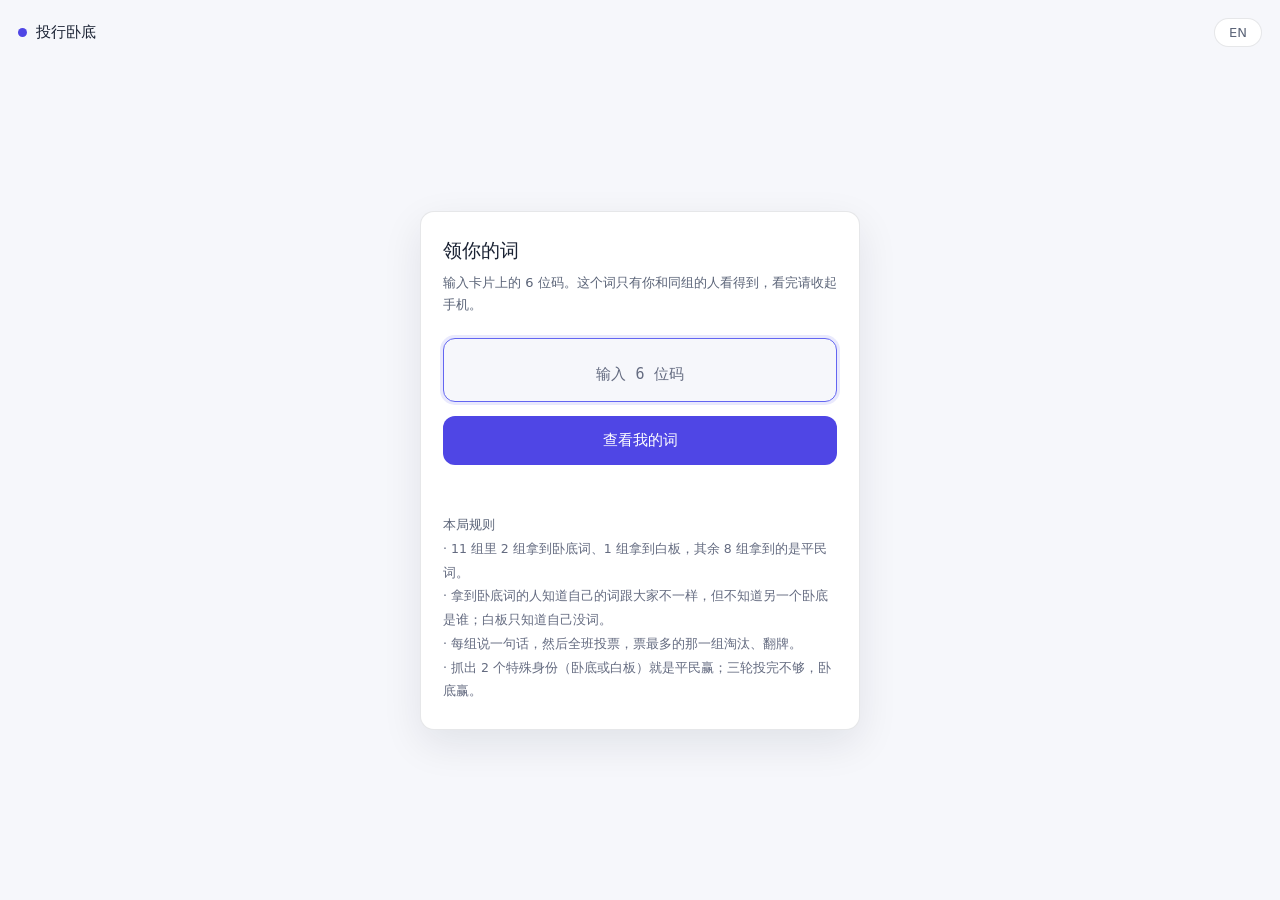
<file: uc.html>
<!DOCTYPE html>
<html lang="zh-CN">
<head>
<meta charset="utf-8">
<meta name="viewport" content="width=device-width,initial-scale=1,viewport-fit=cover">
<meta name="theme-color" content="#f6f7fb">
<title>投行卧底 · 领词</title>
<style>
  :root{
    --bg:#f6f7fb;--panel-solid:#fff;--panel-border:rgba(15,23,42,.10);
    --text:#1a2233;--muted:#5b6478;--dim:#646b80;
    --accent:#6366f1;--accent-text:#4f46e5;--accent-solid:#4f46e5;
    --radius:14px;--shadow-sm:0 2px 10px rgba(15,23,42,.05);
    --shadow-md:0 14px 40px rgba(15,23,42,.09);
  }
  *{box-sizing:border-box;margin:0;padding:0}
  body{
    font-family:"PingFang SC","Microsoft YaHei","Segoe UI",system-ui,sans-serif;
    background:var(--bg);color:var(--text);min-height:100vh;
    display:flex;flex-direction:column;padding:18px;padding-bottom:28px;
    -webkit-text-size-adjust:100%;
  }
  header{display:flex;align-items:center;justify-content:space-between;margin-bottom:22px}
  .brand{display:flex;align-items:center;gap:9px;font-size:15px;font-weight:500}
  .dot{width:9px;height:9px;border-radius:50%;background:var(--accent-solid)}
  #lang{
    border:1px solid var(--panel-border);background:var(--panel-solid);color:var(--muted);
    border-radius:999px;padding:6px 14px;font-size:13px;cursor:pointer;font-family:inherit;
  }
  main{flex:1;display:flex;align-items:center;justify-content:center}
  .panel{
    width:100%;max-width:440px;background:var(--panel-solid);border:1px solid var(--panel-border);
    border-radius:var(--radius);box-shadow:var(--shadow-md);padding:26px 22px;
  }
  h1{font-size:19px;font-weight:500;margin-bottom:8px}
  .sub{font-size:13px;color:var(--muted);line-height:1.7;margin-bottom:22px}
  input[type=text]{
    width:100%;font-size:26px;letter-spacing:.34em;text-align:center;font-family:ui-monospace,SFMono-Regular,Menlo,monospace;
    padding:16px 8px;border:1px solid var(--panel-border);border-radius:12px;background:var(--bg);
    color:var(--text);outline:none;text-transform:lowercase;
  }
  input[type=text]::placeholder{
    letter-spacing:normal;font-size:15px;font-family:inherit;
    color:var(--dim);text-transform:none;
  }
  input[type=text]:focus{border-color:var(--accent);box-shadow:0 0 0 3px rgba(99,102,241,.14)}
  .btn{
    width:100%;margin-top:14px;padding:15px;border:0;border-radius:12px;font-size:15px;font-weight:500;
    background:var(--accent-solid);color:#fff;cursor:pointer;font-family:inherit;
  }
  .btn:disabled{opacity:.55;cursor:default}
  .btn.ghost{background:transparent;color:var(--muted);border:1px solid var(--panel-border);margin-top:10px}
  .msg{font-size:13px;line-height:1.6;margin-top:12px;color:#b91c1c;min-height:20px}
  .gno{
    display:inline-block;font-size:13px;color:var(--accent-text);background:rgba(99,102,241,.10);
    border-radius:999px;padding:5px 14px;margin-bottom:18px;
  }
  .word{font-size:46px;font-weight:500;line-height:1.18;letter-spacing:.02em;margin-bottom:6px;
    word-break:normal;overflow-wrap:break-word;hyphens:none}
  .word-en{font-size:15px;color:var(--dim);margin-bottom:20px}
  .hint{font-size:13px;color:var(--muted);line-height:1.7;border-top:1px dashed var(--panel-border);padding-top:14px}
  .masked{font-size:17px;color:var(--muted);line-height:1.8;text-align:center;padding:16px 0}
  .rules{margin-top:16px;font-size:12.5px;color:var(--dim);line-height:1.9}
  .rules b{font-weight:500;color:var(--muted)}
  .loading{font-size:14px;color:var(--muted);text-align:center;padding:26px 0}
  .spin{display:inline-block;width:15px;height:15px;border:2px solid var(--panel-border);border-top-color:var(--accent);border-radius:50%;animation:sp .8s linear infinite;vertical-align:-2px;margin-right:8px}
  @keyframes sp{to{transform:rotate(360deg)}}
  @media (prefers-reduced-motion:no-preference){
    .panel{animation:in .22s ease-out}
    @keyframes in{from{opacity:0;transform:translateY(6px)}to{opacity:1;transform:none}}
  }
</style>
<script src="https://static.cloudbase.net/cloudbase-js-sdk/latest/cloudbase.full.js" defer></script>
</head>
<body>
<header>
  <div class="brand"><span class="dot"></span><span id="brand">投行卧底</span></div>
  <button id="lang" type="button">EN</button>
</header>
<main><div class="panel" id="panel"></div></main>

<script>
(function () {
  var ENV = 'ibank-d5gq5pejl54eb2748';
  var REGION = 'ap-shanghai';
  var KEY = 'eyJhbGciOiJSUzI1NiIsImtpZCI6IjRjNTAzMTA1LTJlOWItNDNiNC04ZjJiLWVlZGExOTAzMjVmZCJ9.[base64].[base64]';

  var T = {
    brand:   { zh: '投行卧底', en: 'IB Undercover' },
    title:   { zh: '领你的词', en: 'Get your word' },
    sub:     { zh: '输入卡片上的 6 位码。这个词只有你和同组的人看得到，看完请收起手机。', en: 'Enter the 6-character code on your card. Only you and your group can see it — put the phone away afterwards.' },
    ph:      { zh: '输入 6 位码', en: '6-char code' },
    go:      { zh: '查看我的词', en: 'Show my word' },
    again:   { zh: '换一个码', en: 'Use another code' },
    loading: { zh: '正在取词…', en: 'Fetching…' },
    nonet:   { zh: '连不上服务器。检查一下网络，或直接看卡片上的字。', en: 'Cannot reach the server. Check your connection, or read the card.' },
    nologin: { zh: '服务端拒绝了这次取词。直接看卡片上的字，流程照常走。', en: 'The server refused this request. Read the word off your card instead.' },
    stale:   { zh: '这台设备的登录已过期。回主站重新登录一次再来扫码，卡片上的字照常可用。', en: 'This device\'s session expired. Sign in again on the main site, then rescan. The card still works.' },
    badcode: { zh: '没有这个码。对一下卡片上的 6 位，都是小写字母和数字。', en: 'Code not found. Check the six characters — lowercase letters and digits.' },
    short:   { zh: '卡片上一共 6 位，再数一遍。', en: 'The code has 6 characters — count again.' },
    group:   { zh: '第 {n} 组', en: 'Group {n}' },
    hint:    { zh: '别把屏幕给别人看，也别念出自己的词。轮到你时用一句话形容它，不许说出原词。', en: 'Do not show this screen or read the word aloud. When it is your turn, describe it in one sentence without saying it.' },
    gotit:   { zh: '我记住了', en: 'Got it' },
    masked:  { zh: '已收起。把手机扣在桌上，听别人怎么描述。', en: 'Hidden. Put the phone face down and listen.' },
    rulesT:  { zh: '本局规则', en: 'How this round works' },
    blankTip:{ zh: '你拿的是白板：没有词。听别人怎么说，现编一句混进去。', en: 'You hold the blank card: no word. Listen, then improvise one line.' },
    r1:      { zh: '11 组里 2 组拿到卧底词、1 组拿到白板，其余 8 组拿到的是平民词。', en: 'Of eleven groups, two hold the mole word, one holds the blank, and eight hold the civilian word.' },
    r2:      { zh: '拿到卧底词的人知道自己的词跟大家不一样，但不知道另一个卧底是谁；白板只知道自己没词。', en: 'Moles can tell their word differs, but not who the other mole is. The blank only knows it has no word.' },
    r3:      { zh: '每组说一句话，然后全班投票，票最多的那一组淘汰、翻牌。', en: 'One sentence each, then the class votes; the top group is out and flipped.' },
    r4:      { zh: '抓出 2 个特殊身份（卧底或白板）就是平民赢；三轮投完不够，卧底赢。', en: 'Catch any two of the three special cards and the civilians win; otherwise the moles win.' }
  };
  var lang = (function () {
    try { var v = localStorage.getItem('ibank_lang'); if (v === 'en') return 'en'; } catch (e) {}
    return 'zh';
  })();
  function t(k, n) {
    var s = (T[k] && (T[k][lang] || T[k].zh)) || k;
    return n === undefined ? s : s.replace('{n}', n);
  }

  var panel = document.getElementById('panel');
  var btnLang = document.getElementById('lang');
  var app = null, auth = null;
  var state = { step: 'input', data: null };

  function esc(s) { return String(s).replace(/&/g, '&amp;').replace(/</g, '&lt;').replace(/>/g, '&gt;'); }

  /* 长词自动缩号：按「中日韩字算 1 个字宽、拉丁字母算 0.62 个字宽」估宽，
     保证一行放得下；估不出就退回 46px，宁可换行也不截断 */
  function fitWord(s) {
    s = String(s || '');
    var w = 0;
    for (var i = 0; i < s.length; i++) {
      w += /[\u3000-\u9fff\uff00-\uffef]/.test(s.charAt(i)) ? 1 : 0.62;
    }
    if (!w) return 46;
    return Math.max(26, Math.min(46, Math.floor(310 / w)));
  }

  function paint() {
    document.documentElement.lang = lang === 'en' ? 'en' : 'zh-CN';
    document.title = lang === 'en' ? 'IB Undercover · Get your word' : '投行卧底 · 领词';
    document.getElementById('brand').textContent = t('brand');
    btnLang.textContent = lang === 'en' ? '中' : 'EN';
    if (state.step === 'input') {
      panel.innerHTML = '<h1>' + esc(t('title')) + '</h1>'
        + '<p class="sub">' + esc(t('sub')) + '</p>'
        + '<input id="code" type="text" maxlength="8" placeholder="' + esc(t('ph')) + '" autocomplete="off" autocapitalize="off" spellcheck="false">'
        + '<button class="btn" id="go">' + esc(t('go')) + '</button>'
        + '<div class="msg" id="msg"></div>'
        + rulesHtml();
      var inp = document.getElementById('code');
      var go = document.getElementById('go');
      go.onclick = submit;
      inp.onkeydown = function (e) { if (e.key === 'Enter') submit(); };
      inp.oninput = function () { inp.value = inp.value.replace(/\s/g, '').toLowerCase(); };
      setTimeout(function () { try { inp.focus(); } catch (e) {} }, 60);
      if (state.err) document.getElementById('msg').textContent = state.err;
    } else if (state.step === 'loading') {
      panel.innerHTML = '<div class="loading"><span class="spin"></span>' + esc(t('loading')) + '</div>';
    } else if (state.step === 'word') {
      var d = state.data;
      var big = (lang === 'en') ? d.word_en : d.word_zh;
      var blankCard = (d.word_zh === '白板' || d.word_en === 'Blank');
      /* 英文态只显示英文，与纸质号卡保持一致；中文课才附一行英文术语。
         白板卡不附术语，改附一句「你没有词，现编一句」。 */
      panel.innerHTML = '<span class="gno">' + esc(t('group', d.seat)) + '</span>'
        + '<div class="word" style="font-size:' + fitWord(big) + 'px">' + esc(big) + '</div>'
        + (blankCard ? '<div class="word-en">' + esc(t('blankTip')) + '</div>'
                     : (lang === 'en' ? '' : '<div class="word-en">' + esc(d.word_en) + '</div>'))
        + '<p class="hint">' + esc(t('hint')) + '</p>'
        + '<button class="btn" id="got">' + esc(t('gotit')) + '</button>'
        + '<button class="btn ghost" id="back">' + esc(t('again')) + '</button>';
      document.getElementById('got').onclick = function () { state.step = 'masked'; paint(); };
      document.getElementById('back').onclick = function () { state.step = 'input'; state.data = null; paint(); };
    } else if (state.step === 'masked') {
      panel.innerHTML = '<span class="gno">' + esc(t('group', state.data ? state.data.seat : 0)) + '</span>'
        + '<div class="masked">' + esc(t('masked')) + '</div>'
        + '<button class="btn ghost" id="back">' + esc(t('again')) + '</button>';
      document.getElementById('back').onclick = function () { state.step = 'input'; state.data = null; paint(); };
    }
  }

  function rulesHtml() {
    return '<div class="rules"><b>' + esc(t('rulesT')) + '</b><br>'
      + '· ' + esc(t('r1')) + '<br>'
      + '· ' + esc(t('r2')) + '<br>'
      + '· ' + esc(t('r3')) + '<br>'
      + '· ' + esc(t('r4')) + '</div>';
  }

  function norm(x) {
    if (Array.isArray(x)) return x[0] || null;
    if (x && Array.isArray(x.data)) return x.data[0] || null;
    if (x && x.data) return x.data;
    if (x && x.seat) return x;
    return null;
  }

  /* ---------- 云连接层 ----------
     白名单学生零注册：优先复用主站登录态，没有就匿名登录。

     ★2026-11-12 实测结论（动这里之前先读完）：
       1) `db.rpc()` 的内部通道对匿名会话不稳定：同一个有效 token，调 rpc 时而
          401 INVALID_CREDENTIALS，而把 auth.getAccessToken() 拿到的**同一个 token**
          直接 POST 到网关，稳定 200。所以取词走裸 fetch，不依赖 db.rpc。
       2) 学生扫码后「打开就输码」时，SDK（972KB）可能还没下载完。不能立刻报错，
          要等它，否则会误报「连不上服务器 [nosdk]」。
       3) token 本身没有生效延迟（实测登录后 295ms 就能用），所以不靠「多等几秒」，
          靠的是失败后换一条路重试。 */

  var ready = null, authErr = '';
  var DBG = /[?&]debug=1/.test(location.search);
  var GW = 'https://' + ENV + '.api.tcloudbasegateway.com/v1/rdb/rest/rpc/uc_peek';

  function wait(ms) { return new Promise(function (r) { setTimeout(r, ms); }); }

  async function waitSDK(ms) {
    if (typeof cloudbase !== 'undefined') return true;
    for (var i = 0; i < Math.ceil(ms / 120); i++) {
      await wait(120);
      if (typeof cloudbase !== 'undefined') return true;
    }
    return false;
  }

  /* ★关键：getLoginState() 会把 publishableKey 当成「已登录的匿名用户」返回，
     让代码以为登录过了，于是跳过匿名登录，最后拿 publishableKey 当 Bearer 去调网关
     —— 网关回 INVALID_CREDENTIALS，手机上就显示「服务端拒绝了这次取词」。
     唯一可靠的判据是 JWT 里的 sub：publishableKey 固定是 'anon'，
     真的登录过（含匿名登录）是随机用户 ID。 */
  function jwtOf(t) {
    try {
      var b = String(t || '').replace(/^Bearer\s+/i, '').split('.')[1];
      if (!b) return null;
      b = b.replace(/-/g, '+').replace(/_/g, '/');
      while (b.length % 4) b += '=';
      return JSON.parse(atob(b));
    } catch (e) { return null; }
  }
  function isJustKey(t) {
    var o = jwtOf(t);
    return !o || o.sub === 'anon';
  }

  async function currentToken() {
    var tk = null;
    try { tk = await auth.getAccessToken(); } catch (e) {}
    return (typeof tk === 'string' ? tk : (tk && (tk.accessToken || tk.token))) || '';
  }

  /* 这台设备的 localStorage 里是不是存着一个「真人账号」的会话。
     CloudBase 的会话键 credentials_<env> / user_info_<env> 是同域名共用的，
     本页一匿名登录就会覆盖掉主站的教师登录 —— 2026-11-12 就这么把老师变成了学生。
     所以：只要发现存着真人账号，本页绝不匿名登录、也绝不 signOut。 */
  function storedRealUser() {
    try {
      var raw = localStorage.getItem('user_info_' + ENV);
      if (!raw) return false;
      var o = JSON.parse(raw);
      var c = (o && o.content) || o || {};
      var sub = c.sub || (c.user && c.user.sub) || '';
      return !!sub && sub !== 'anon';
    } catch (e) { return false; }
  }

  async function bootCloud(force) {
    if (!(await waitSDK(9000))) { authErr = 'nosdk'; return; }
    try {
      if (!app) {
        app = cloudbase.init({ env: ENV, region: REGION, accessKey: KEY });
        try { auth = app.auth({ persistence: 'local' }); } catch (e) { auth = app.auth(); }
      }
      /* 手里已经是真身份（教师账号 / 学生上次的匿名账号都算）→ 直接用，什么都不做。
         ★这里不能有 signOut：一旦退掉，主站的教师登录也跟着没了。 */
      if (!isJustKey(await currentToken())) { authErr = ''; return; }

      /* 存着真人账号但拿不到有效 token（多半是过期了）：
         宁可提示去主站重登，也不能用匿名身份把人家顶掉。 */
      if (storedRealUser()) { authErr = 'stale'; return; }

      var r = await auth.signInAnonymously();
      if (r && r.error) { authErr = String(r.error.code || r.error.message || 'nologin'); return; }
      if (isJustKey(await currentToken())) { authErr = 'nologin'; return; }
      authErr = '';
    } catch (e) {
      authErr = String((e && e.message) || e || 'nocloud');
    }
  }

  async function callPeek(token) {
    var at = await currentToken();
    if (!at || isJustKey(at)) {
      var e0 = new Error(authErr === 'stale' ? 'stale' : 'auth');
      e0.raw = authErr || ('only-key:' + (at ? '1' : '0'));
      throw e0;
    }

    var res, txt;
    try {
      res = await fetch(GW, {
        method: 'POST',
        headers: { 'Content-Type': 'application/json', 'Authorization': 'Bearer ' + at },
        body: JSON.stringify({ p_token: token })
      });
      txt = await res.text();
    } catch (e) {
      throw new Error('network');            // 断网 / 跨域被拦，交给上层重试
    }
    if (res.status === 401 || res.status === 403) {
      var e1 = new Error('auth'); e1.raw = res.status + ' ' + txt.slice(0, 120); throw e1;
    }
    if (!res.ok) throw new Error('http' + res.status + ' ' + txt.slice(0, 80));

    var data = null;
    try { data = JSON.parse(txt); } catch (e) { throw new Error('badjson'); }
    return norm(data);
  }

  /* 取词：失败退避重试。身份失效和网络抖动都能兜住，重试用尽才提示学生 */
  async function peek(token) {
    if (ready) { try { await ready; } catch (e) {} }
    if (!auth) { ready = bootCloud(false); try { await ready; } catch (e) {} }
    if (!auth) throw new Error(authErr || 'nocloud');

    var last = null, delays = [300, 800, 1600, 2600];
    for (var i = 0; i < delays.length; i++) {
      try {
        return await callPeek(token);
      } catch (e) {
        last = e;
        var m = String((e && e.message) || '');
        if (!/auth|network|badjson|^http5/i.test(m)) throw e;   // 真错误不重试
        if (i === 1) { ready = bootCloud(true); try { await ready; } catch (e2) {} }
        await wait(delays[i]);
      }
    }
    throw last;
  }

  /* 统一出提示语。平时不暴露内部错误码，?debug=1 时才把原始码放进方括号里 */
  function failText(e) {
    var m = String((e && e.message) || '');
    var raw = String((e && e.raw) || '');
    var txt = t(m === 'auth' ? 'nologin' : (m === 'stale' ? 'stale' : 'nonet'));
    if (DBG) return txt + ' [' + String(raw || m || 'unknown').slice(0, 90) + ']';
    return txt + (m && m !== 'auth' && m !== 'stale' ? ' (' + m + ')' : '');
  }

  async function submit() {
    var inp = document.getElementById('code');
    var code = (inp.value || '').trim().toLowerCase();
    state.err = '';
    if (code.length !== 6) { state.err = t('short'); document.getElementById('msg').textContent = state.err; return; }
    state.step = 'loading'; paint();
    try {
      var d = await peek(code);
      if (!d) { state.step = 'input'; state.err = t('badcode'); paint(); return; }
      state.data = { seat: d.seat, word_zh: d.word_zh, word_en: d.word_en };
      state.step = 'word';
      try { localStorage.setItem('uc_last', JSON.stringify({ c: code, at: Date.now() })); } catch (e) {}
      paint();
    } catch (e) {
      state.step = 'input';
      state.err = failText(e);
      paint();
    }
  }

  btnLang.onclick = function () {
    lang = lang === 'en' ? 'zh' : 'en';
    try { localStorage.setItem('ibank_lang', lang); } catch (e) {}
    paint();
  };

  paint();

  async function initCloud() { await bootCloud(false); }
  if (document.readyState === 'loading') {
    document.addEventListener('DOMContentLoaded', function () { ready = initCloud(); });
  } else {
    ready = initCloud();
  }

  var q = new URLSearchParams(location.search).get('t');
  if (q) {
    state.step = 'loading'; paint();
    peek(q.trim().toLowerCase()).then(function (d) {
      if (!d) { state.step = 'input'; state.err = t('badcode'); paint(); return; }
      state.data = { seat: d.seat, word_zh: d.word_zh, word_en: d.word_en };
      state.step = 'word'; paint();
    }).catch(function (e) {
      state.step = 'input';
      state.err = failText(e);
      paint();
    });
  }
})();
</script>
</body>
</html>
</file>
<file: static/app.css>
:root {
      --bg: #f6f7fb;
      --panel: rgba(255, 255, 255, 0.9);
      --panel-border: rgba(15, 23, 42, 0.10);
      --panel-solid: #ffffff;
      --text: #1a2233;
      --muted: #5b6478;
      --dim: #646b80;
      /* 强调色拆三档：描边用 --accent（需 ≥3:1），文字用 --accent-text（需 ≥4.5:1），
         填充配白字用 --accent-solid。三者混用是对比度不达标的主因。 */
      --accent: #6366f1;
      --accent-text: #4f46e5;
      --accent-solid: #4f46e5;
      --accent2: #0e7490;
      --accent3: #8b5cf6;
      --good: #0f766e;
      --before: #64748b;
      /* 图表令牌：SVG 一律引用这里，深色模式才能整体换色 */
      --chart-bg: #f8fafc;
      --chart-title: #1a2233;
      --chart-label: #64748b;
      --chart-value: #1a2233;
      --chart-axis: #cbd5e1;
      --chart-grid: #eef2f7;
      --chart-series-a: #2563eb;
      --chart-series-b: #cbd5e1;
      --up: #b91c1c;             /* 涨（A股惯例：红涨绿跌） */
      --down: #047857;           /* 跌 */
      --chart-area: rgba(99, 102, 241, 0.25);
      --radius: 14px;
      --shadow-sm: 0 2px 10px rgba(15, 23, 42, 0.05);
      --shadow-md: 0 14px 40px rgba(15, 23, 42, 0.09);
    }
    * { box-sizing: border-box; margin: 0; padding: 0; }
    html { scroll-behavior: smooth; }
    body {
      font-family: "PingFang SC", "Microsoft YaHei", "Segoe UI", system-ui, sans-serif;
      background: var(--bg);
      color: var(--text);
      min-height: 100vh;
      line-height: 1.7;
    }
    a { color: var(--accent2); }

    /* ===== 背景光斑 ===== */
    .bg-blob { position: fixed; border-radius: 50%; filter: blur(90px); opacity: 0.5; z-index: 0; pointer-events: none; }
    .bg-blob-1 { width: 460px; height: 460px; background: #c7d2fe; top: -140px; left: -110px; }
    .bg-blob-2 { width: 420px; height: 420px; background: #a5f3fc; bottom: -140px; right: -90px; }
    .bg-blob-3 { width: 320px; height: 320px; background: #ddd6fe; top: 38%; left: 58%; opacity: 0.32; }

    .wrap { position: relative; z-index: 1; max-width: 1200px; margin: 0 auto; padding: 0 22px 80px; }

    /* ===== 顶部导航 ===== */
    .navbar {
      position: sticky; top: 0; z-index: 50;
      display: flex; align-items: center; gap: 16px;
      padding: 12px 20px; margin: 0 -22px 26px;
      background: rgba(255, 255, 255, 0.88);
      border-bottom: 1px solid var(--panel-border);
      backdrop-filter: blur(16px);
    }
    /* v151 顶栏背景通栏：内容仍按 1200px 居中，但背景铺满整个视口宽度，
       左右两端不再露出页面背景光斑（原先左淡紫、右淡灰且宽度不等，显得不对称）。
       伪元素用不透明色盖住光斑，明暗主题各一档；不改任何布局与按钮位置。 */
    .navbar::before {
      content: "";
      position: absolute; z-index: -1; pointer-events: none;
      top: 0; bottom: 0; left: 50%; width: 100vw;
      transform: translateX(-50%);
      background: #ffffff;
    }
    body.dark:not(.light) .navbar::before { background: #0d1020; }
    .nav-brand { display: flex; align-items: center; gap: 12px; flex: 0 0 auto; }
    /* 熊猫以位图（static/mascot/panda.png）嵌入，容器定尺寸、图内 object-fit 兜底 */
    .panda-img { display: block; width: 100%; height: 100%; object-fit: contain; }
    /* 全身构图比原来的头部图形"瘦"，容器放到 40px 才压得住 16px 的标题 */
    .nav-brand .mini-robot { width: 40px; height: 40px; }
    .nav-brand .t1 { font-size: 16px; font-weight: 700; line-height: 1.25; }
    .nav-brand .t2 { font-size: 11.5px; color: var(--muted); }

    /* 一级：5 个分组 */
    .nav-menu { display: flex; align-items: center; gap: 2px; margin-left: auto; }
    .nav-group { position: relative; flex: 0 0 auto; }
    .nav-trigger {
      display: inline-flex; align-items: center; gap: 5px; font-family: inherit;
      border: 1px solid transparent; background: transparent; color: var(--muted);
      padding: 8px 13px; border-radius: 999px; font-size: 14px; cursor: pointer;
      white-space: nowrap; transition: 0.2s;
    }
    .nav-trigger:hover { color: var(--text); background: rgba(15, 23, 42, 0.06); }
    .nav-trigger:focus-visible { outline: 2px solid var(--accent); outline-offset: 2px; }
    .nav-trigger.active { color: var(--accent-text); font-weight: 600; }
    .nav-group.open .nav-trigger { color: var(--text); background: rgba(15, 23, 42, 0.06); }
    .nav-caret { width: 10px; height: 10px; flex: 0 0 auto; transition: transform 0.2s; }
    .nav-group.open .nav-caret { transform: rotate(180deg); }

    /* 二级：下拉面板 */
    .nav-dropdown {
      position: absolute; top: calc(100% + 12px); left: 50%;
      transform: translateX(-50%) translateY(-6px);
      min-width: 236px; padding: 7px; z-index: 70;
      background: var(--panel-solid);
      border: 1px solid var(--panel-border);
      border-radius: 14px;
      box-shadow: 0 16px 40px rgba(15, 23, 42, 0.16);
      display: none; flex-direction: column; gap: 2px;
    }
    .nav-group.open .nav-dropdown { display: flex; transform: translateX(-50%) translateY(0); }
    .nav-group.dd-right .nav-dropdown { left: auto; right: 0; transform: translateY(-6px); }
    .nav-group.dd-right.open .nav-dropdown { transform: translateY(0); }
    .dd-title { padding: 6px 11px 5px; font-size: 11.5px; font-weight: 600; color: var(--muted); letter-spacing: 0.03em; }
    .nav-dropdown .tab-btn {
      display: flex; flex-direction: column; align-items: flex-start; gap: 2px;
      width: 100%; text-align: left; border-radius: 10px;
      padding: 9px 12px; font-size: 13.5px; line-height: 1.35; white-space: normal;
    }
    .dd-name { font-weight: 600; color: var(--text); }
    .dd-desc { font-size: 11.5px; line-height: 1.4; color: var(--muted); white-space: normal; }
    body.dark:not(.light) .dd-name { color: var(--text); }
    body.dark:not(.light) .dd-desc { color: var(--muted); }

    .nav-actions { display: flex; align-items: center; gap: 8px; flex: 0 0 auto; }

    .tab-btn {
      border: 1px solid transparent; background: transparent; color: var(--muted);
      padding: 8px 14px; border-radius: 999px; font-size: 14px; cursor: pointer;
      white-space: nowrap; transition: 0.2s;
    }
    .tab-btn:hover { color: var(--text); background: rgba(15, 23, 42, 0.06); }
    .tab-btn.active {
      color: #fff; background: var(--accent-solid);
      border-color: transparent; box-shadow: 0 4px 12px rgba(15, 23, 42, 0.15);
    }

    /* ===== 页面容器 ===== */
    .page { display: none; animation: fade .35s ease; }
    .page.active { display: block; }
    @keyframes fade { from { opacity: 0; transform: translateY(8px); } to { opacity: 1; transform: none; } }

    /* ===== 通用面板 / 标题 ===== */
    .panel {
      background: var(--panel); border: 1px solid var(--panel-border);
      border-radius: var(--radius); backdrop-filter: blur(14px); padding: 26px;
      box-shadow: var(--shadow-sm);
    }
    .section-title { display: flex; align-items: center; gap: 10px; font-size: 19px; font-weight: 700; margin-bottom: 4px; }
    /* unslop v117：标题旁小竖条从青→紫渐变改实色墨蓝 */
    .section-title .bar { width: 4px; height: 20px; border-radius: 2px; background: var(--accent-solid); }
    .section-sub { color: var(--muted); font-size: 13.5px; margin-bottom: 22px; }
    .hint { color: var(--dim); font-size: 12.5px; }
    .muted { color: var(--muted); }

    /* ===== 首页 hero ===== */
    .hero { text-align: center; padding: 34px 20px 30px; }
    .hero .badge {
      display: inline-block; font-size: 12.5px; color: var(--accent-text);
      background: rgba(99, 102, 241, 0.18); border: 1px solid rgba(99, 102, 241, 0.35);
      padding: 5px 14px; border-radius: 999px; margin-bottom: 16px;
    }
    .hero h1 { font-size: 32px; line-height: 1.3; }
    .hero h1 .grad { color: var(--accent-text); } /* unslop v118: 渐变文字改实色 */
    .hero p { color: var(--muted); font-size: 15px; margin-top: 10px; max-width: 720px; margin-left: auto; margin-right: auto; }

    /* ===== 信息卡 ===== */
    .info-grid { display: grid; grid-template-columns: repeat(auto-fill, minmax(min(210px, 100%), 1fr)); gap: 14px; }
    .info-item {
      background: rgba(15, 23, 42, 0.03); border: 1px solid var(--panel-border);
      border-radius: 14px; padding: 14px 16px;
    }
    .info-item .k { font-size: 12px; color: var(--dim); margin-bottom: 4px; }
    .info-item .v { font-size: 14.5px; }

    /* ===== KPI 统计卡 ===== */
    .kpi-row { display: grid; grid-template-columns: repeat(auto-fit, minmax(min(150px, 100%), 1fr)); gap: 14px; }
    .kpi-card {
      position: relative; overflow: hidden; text-align: center;
      background: rgba(15, 23, 42, 0.03); border: 1px solid var(--panel-border);
      border-radius: 16px; padding: 20px 12px 16px;
    }
    .kpi-card .num { font-size: 30px; font-weight: 800; line-height: 1.1;
      color: var(--accent-text); }
    .kpi-card .unit { font-size: 13px; color: var(--accent-text); margin-left: 2px; }
    .kpi-card .label { font-size: 13px; color: var(--muted); margin-top: 6px; }
    .kpi-card::after { content: ""; position: absolute; inset: 0; border-radius: 16px; border: 1px solid transparent;
      background: rgba(99,102,241,0.30) border-box;
      -webkit-mask: linear-gradient(#fff 0 0) padding-box, linear-gradient(#fff 0 0); -webkit-mask-composite: xor; mask-composite: exclude; opacity: 0.5; }

    /* ===== 能力卡 / 场景卡 ===== */
    .cap-grid { display: grid; grid-template-columns: repeat(auto-fill, minmax(min(240px, 100%), 1fr)); gap: 16px; }
    .cap-card {
      background: rgba(15, 23, 42, 0.03); border: 1px solid var(--panel-border);
      border-radius: 16px; padding: 20px 18px; transition: 0.22s;
    }
    .cap-card:hover { transform: translateY(-3px); border-color: rgba(99, 102, 241, 0.5); }
    .cap-card .ico {
      width: 42px; height: 42px; border-radius: 12px; display: flex; align-items: center; justify-content: center;
      background: var(--accent-solid); color: #fff; font-size: 20px; margin-bottom: 12px;
    }
    .cap-card h4 { font-size: 15.5px; margin-bottom: 6px; }
    .cap-card p { font-size: 13px; color: var(--muted); line-height: 1.7; }

    /* ===== 标签 chips ===== */
    .chips { display: flex; flex-wrap: wrap; gap: 8px; }
    .chip {
      font-size: 12.5px; color: var(--accent-text); background: rgba(99, 102, 241, 0.16);
      border: 1px solid rgba(99, 102, 241, 0.3); padding: 5px 12px; border-radius: 999px;
    }
    .chip.cyan { color: var(--accent2); background: rgba(34, 211, 238, 0.14); border-color: rgba(34, 211, 238, 0.3); }

    /* ===== 痛点 / 文本框 ===== */
    .text-slot {
      border: 1px dashed var(--panel-border); border-radius: 14px;
      padding: 16px 18px; color: var(--muted); font-size: 14.5px; line-height: 1.9;
      background: rgba(15, 23, 42, 0.02);
    }
    .text-slot strong { color: var(--accent2); font-weight: 600; }

    /* ===== 时间轴（教学闭环） ===== */
    .timeline { display: grid; grid-template-columns: repeat(auto-fit, minmax(min(160px, 100%), 1fr)); gap: 12px; }
    .tl-item {
      position: relative; background: rgba(15, 23, 42, 0.03); border: 1px solid var(--panel-border);
      border-radius: 14px; padding: 16px 14px;
    }
    .tl-item .step { font-size: 11.5px; color: var(--accent-text); font-weight: 600; letter-spacing: 1px; margin-bottom: 6px; }
    .tl-item h5 { font-size: 14.5px; margin-bottom: 5px; }
    .tl-item p { font-size: 12.5px; color: var(--muted); line-height: 1.65; }

    /* ===== 创新点卡 ===== */
    .innov-grid { display: grid; grid-template-columns: repeat(auto-fill, minmax(min(250px, 100%), 1fr)); gap: 16px; }
    .innov-card {
      background: rgba(15, 23, 42, 0.03); border: 1px solid var(--panel-border);
      border-radius: 16px; padding: 22px 20px; position: relative; overflow: hidden;
    }
    .innov-card .tag-num {
      position: absolute; top: 14px; right: 16px; font-size: 40px; font-weight: 800; line-height: 1;
      color: rgba(99, 102, 241, 0.16);
    }
    .innov-card .kind { font-size: 12px; color: var(--accent-text); font-weight: 600; margin-bottom: 8px; }
    .innov-card h4 { font-size: 16px; margin-bottom: 8px; }
    .innov-card p { font-size: 13px; color: var(--muted); line-height: 1.75; }

    /* ===== 图表卡 ===== */
    .chart-card { background: rgba(15, 23, 42, 0.03); border: 1px solid var(--panel-border); border-radius: 16px; padding: 20px; }
    .chart-card h4 { font-size: 15px; margin-bottom: 4px; }
    .chart-card .note { font-size: 12px; color: var(--dim); margin-bottom: 14px; }
    .legend { display: flex; gap: 16px; font-size: 12.5px; color: var(--muted); margin-bottom: 12px; }
    .legend .sw { display: inline-block; width: 12px; height: 12px; border-radius: 3px; margin-right: 6px; vertical-align: -1px; }
    .bar-rect { cursor: pointer; transition: opacity .15s; }
    .bar-rect:hover { opacity: .82; }

    /* ===== 三层适配 ===== */
    .tier-grid { display: grid; grid-template-columns: repeat(auto-fit, minmax(min(240px, 100%), 1fr)); gap: 16px; }
    .tier-card { background: rgba(15, 23, 42, 0.03); border: 1px solid var(--panel-border); border-radius: 16px; padding: 20px 18px; }
    .tier-card .lvl { font-size: 12px; font-weight: 700; letter-spacing: 1px; margin-bottom: 8px; }
    .tier-card p { font-size: 13px; color: var(--muted); line-height: 1.7; }

    /* ===== 案例展示 ===== */
    .photo-grid { display: grid; grid-template-columns: repeat(auto-fill, minmax(min(210px, 100%), 1fr)); gap: 16px; }
    .photo-slot { position: relative; aspect-ratio: 4 / 3; border-radius: 14px; overflow: hidden;
      border: 1px dashed var(--panel-border); background: rgba(15, 23, 42, 0.02); }
    .photo-slot img { width: 100%; height: 100%; object-fit: cover; display: block; }
    .photo-slot .caption { position: absolute; left: 0; right: 0; bottom: 0; padding: 8px 12px; font-size: 12.5px; color: #fff;
      background: linear-gradient(rgba(15,23,42,0.68), rgba(15,23,42,0.85)); }
    .q-list { list-style: none; display: flex; flex-direction: column; gap: 10px; }
    .q-list li { display: flex; gap: 10px; align-items: flex-start; padding: 13px 15px;
      border: 1px solid var(--panel-border); border-radius: 12px; font-size: 14px; line-height: 1.65;
      background: rgba(15, 23, 42, 0.02); }
    .q-list li .num { flex: 0 0 auto; width: 24px; height: 24px; border-radius: 50%;
      background: var(--accent2); color: #fff;
      display: flex; align-items: center; justify-content: center; font-size: 12px; font-weight: 700; }
    .section { margin-bottom: 24px; }

    /* ===== 悬浮机器人助手 ===== */
    .float-btn {
      position: fixed; right: 22px; bottom: 22px; z-index: 60; width: 60px; height: 60px;
      border-radius: 50%; border: none; cursor: pointer;
      background: var(--accent-solid);
      box-shadow: 0 8px 20px rgba(15, 23, 42, 0.18);
      display: flex; align-items: center; justify-content: center; transition: 0.2s;
    }
    .float-btn:hover { transform: translateY(-3px) scale(1.05); }
    .float-btn .panda-img { width: 42px; height: 42px; }
    .chat-panel {
      position: fixed; right: 22px; bottom: 96px; z-index: 60; width: 320px; max-width: calc(100vw - 40px);
      background: #ffffff; border: 1px solid var(--panel-border); border-radius: 18px;
      /* ★修复：阴影改浅，不再用纯黑 */
      box-shadow: 0 20px 60px rgba(15,23,42,0.18);
      display: none; flex-direction: column; overflow: hidden;
    }
    .chat-panel.open { display: flex; }
    .chat-head { display: flex; align-items: center; gap: 10px; padding: 13px 16px; border-bottom: 1px solid var(--panel-border); background: rgba(255,255,255,0.03); }
    .chat-head .mini-robot { width: 32px; height: 32px; }
    .chat-head b { font-size: 14px; }
    .chat-head span { font-size: 11.5px; color: var(--muted); display: block; }
    .chat-body { padding: 12px; max-height: 260px; overflow-y: auto; display: flex; flex-direction: column; gap: 8px; }
    .msg { font-size: 13px; line-height: 1.55; padding: 9px 12px; border-radius: 12px; max-width: 88%; overflow-wrap: anywhere; word-break: break-word; }
    .msg.bot { background: rgba(99, 102, 241, 0.18); color: var(--muted); align-self: flex-start; }
    .msg.user { background: rgba(34, 211, 238, 0.14); color: var(--accent2); align-self: flex-end; }
    .chat-input { display: flex; gap: 8px; padding: 10px; border-top: 1px solid var(--panel-border); }
    .chat-input input { flex: 1; height: 38px; padding: 0 12px; border-radius: 10px;
      border: 1px solid var(--panel-border); background: rgba(255,255,255,0.05); color: var(--text); font-size: 13px; outline: none; }
    .chat-input input:focus { border-color: var(--accent); }
    .chat-input button { height: 38px; padding: 0 14px; border: none; border-radius: 10px;
      background: var(--accent-solid); color: #fff; font-size: 13px; font-weight: 600; cursor: pointer; }

    .footer-note { margin-top: 40px; font-size: 12px; color: var(--dim); text-align: center; }

    /* ===== 案例库（手风琴） ===== */
    .case-item { border: 1px solid var(--panel-border); border-radius: 16px; overflow: hidden; margin-bottom: 14px; background: rgba(255,255,255,0.02); }
    .case-head { width: 100%; display: flex; align-items: center; gap: 12px; padding: 16px 18px;
      background: transparent; border: none; color: var(--text); font-size: 15px; cursor: pointer; text-align: left; transition: 0.2s; }
    .case-head:hover { background: rgba(255,255,255,0.05); }
    .case-idx { width: 30px; height: 30px; flex: 0 0 auto; border-radius: 9px; display: flex; align-items: center; justify-content: center;
      background: var(--accent-solid); font-weight: 700; font-size: 13px; color: #fff; }
    .case-title { font-weight: 600; }
    .case-tag { font-size: 11.5px; color: var(--accent2); background: rgba(34,211,238,0.14); padding: 3px 9px; border-radius: 999px; }
    .case-arrow { margin-left: auto; color: var(--muted); transition: 0.2s; }
    .case-item.open .case-arrow { transform: rotate(180deg); }
    .case-body { display: none; padding: 4px 18px 20px; border-top: 1px solid var(--panel-border); }
    .case-item.open .case-body { display: block; }
    .case-body .sub-h { font-size: 13px; color: var(--accent-text); font-weight: 600; margin: 16px 0 8px; }

    /* ===== 宏观市场（资产专题 v37 基础 · v38 情景推演与联动关系图） ===== */
    :root {
      --dir-up: #b91c1c; --dir-down: #15803d; --dir-flat: #475569;
      --rel-line: #cbd5e1; --rel-neg: #7c3aed; --rel-pos: #0e7490; --rel-mix: #b45309; --rel-weak: #475569;
      --rn-fill: rgba(99,102,241,.12);
    }
    body.dark:not(.light) {
      --dir-up: #fca5a5; --dir-down: #6ee7b7; --dir-flat: #94a3b8;
      --rel-line: #475569; --rel-neg: #c4b5fd; --rel-pos: #67e8f9; --rel-mix: #fbbf24; --rel-weak: #94a3b8;
      --rn-fill: rgba(129,140,248,.22);
    }
    .macro-grid { display: grid; grid-template-columns: repeat(2, minmax(0, 1fr)); gap: 12px; margin-top: 14px; }
    .macro-card { position: relative; text-align: left; background: var(--panel); border: 1px solid var(--panel-border); border-radius: 14px; padding: 14px 16px; cursor: pointer; transition: .2s; display: flex; flex-direction: column; gap: 9px; color: var(--text); font-family: inherit; }
    .macro-card:hover { border-color: var(--accent); }
    .macro-card.active { border-color: var(--accent); box-shadow: inset 3px 0 0 var(--accent), 0 0 0 2px rgba(99,102,241,.18); }
    .macro-card .mc-top { display: flex; align-items: center; gap: 10px; }
    .macro-card .mc-ico { width: 30px; height: 30px; flex: 0 0 auto; border-radius: 9px; background: var(--accent-solid); color: #fff; display: flex; align-items: center; justify-content: center; font-weight: 600; font-size: 14px; }
    .macro-card .mc-name { font-weight: 600; font-size: 15px; }
    .macro-card .mc-tag { font-size: 11.5px; color: var(--accent2); background: rgba(34,211,238,.14); padding: 3px 9px; border-radius: 999px; margin-left: auto; }
    .macro-card .mc-desc { font-size: 13px; color: var(--muted); line-height: 1.7; }
    .macro-card .mc-drivers { display: flex; flex-wrap: wrap; gap: 6px; }
    .macro-card .mc-drivers span { font-size: 11.5px; color: var(--accent-text); background: rgba(99,102,241,.12); border-radius: 6px; padding: 2px 9px; }
    /* v38 情景下的资产方向 */
    .mc-mv { display: flex; align-items: flex-start; gap: 8px; }
    .mc-mv .mv-a { flex: 0 0 auto; width: 22px; height: 22px; border-radius: 6px; display: flex; align-items: center; justify-content: center; font-size: 13px; font-weight: 700; }
    .mc-mv .mv-t { font-size: 12.5px; line-height: 1.65; color: var(--muted); }
    .mc-mv.up .mv-a { background: rgba(185,28,28,.12); color: var(--dir-up); }
    .mc-mv.down .mv-a { background: rgba(21,128,61,.12); color: var(--dir-down); }
    .mc-mv.flat .mv-a { background: rgba(71,85,105,.12); color: var(--dir-flat); }
    body.dark:not(.light) .mc-mv.up .mv-a { background: rgba(248,113,113,.18); }
    body.dark:not(.light) .mc-mv.down .mv-a { background: rgba(52,211,153,.18); }
    body.dark:not(.light) .mc-mv.flat .mv-a { background: rgba(148,163,184,.18); }
    .mc-live { display: none; }
    .macro-card.active .mc-live { display: inline-flex; align-items: center; align-self: flex-start; font-size: 11.5px; font-weight: 600; color: #fff; background: var(--accent-solid); border-radius: 999px; padding: 3px 10px; }
    /* v38 情景推演条 */
    .macro-scen { display: flex; flex-wrap: wrap; gap: 8px; margin-top: 12px; }
    .msc { font-size: 12.5px; padding: 7px 14px; border-radius: 999px; border: 1px solid var(--panel-border); background: var(--panel); color: var(--muted); cursor: pointer; font-family: inherit; transition: .18s; }
    .msc:hover { border-color: var(--accent); color: var(--accent-text); }
    .msc.active { background: var(--accent-solid); border-color: var(--accent-solid); color: #fff; font-weight: 600; }
    .scen-note { margin-top: 10px; font-size: 13px; line-height: 1.75; color: var(--muted); background: rgba(99,102,241,.08); border-left: 3px solid var(--accent); border-radius: 0 10px 10px 0; padding: 10px 14px; }
    .scen-note .sn-tag { display: inline-block; font-size: 11.5px; font-weight: 600; color: var(--accent-text); background: rgba(99,102,241,.16); border-radius: 6px; padding: 2px 8px; margin-right: 8px; }
    /* v38 联动关系图 */
    .macro-rel { margin-top: 12px; background: var(--panel); border: 1px solid var(--panel-border); border-radius: 14px; padding: 14px 16px 16px; }
    .rel-svg { width: 100%; height: auto; display: block; }
    .rl { stroke: var(--rel-line); stroke-width: 1.6; transition: .2s; }
    .rl.r-neg.on { stroke: var(--rel-neg); stroke-width: 3; }
    .rl.r-pos.on { stroke: var(--rel-pos); stroke-width: 3; }
    .rl.r-mix.on { stroke: var(--rel-mix); stroke-width: 3; stroke-dasharray: 7 4; }
    .rl.r-weak.on { stroke: var(--rel-weak); stroke-width: 2.4; stroke-dasharray: 3 4; }
    .rl-bg { fill: var(--panel); stroke: var(--rel-line); stroke-width: 1; }
    .rl-bg.r-neg.on { stroke: var(--rel-neg); stroke-width: 1.6; }
    .rl-bg.r-pos.on { stroke: var(--rel-pos); stroke-width: 1.6; }
    .rl-bg.r-mix.on { stroke: var(--rel-mix); stroke-width: 1.6; }
    .rl-bg.r-weak.on { stroke: var(--rel-weak); stroke-width: 1.6; }
    .rl-lab { fill: var(--muted); font-size: 11px; }
    .rl-g.on .rl-lab { fill: var(--text); font-weight: 600; }
    .rn-g { cursor: pointer; }
    .rn { fill: var(--panel); stroke: var(--panel-border); stroke-width: 2; transition: .2s; }
    .rn-g.on .rn { fill: var(--rn-fill); stroke: var(--accent); stroke-width: 3; }
    .rn-s { fill: var(--text); font-size: 17px; font-weight: 600; }
    .rn-n { fill: var(--text); font-size: 12.5px; }
    .rn-g.on .rn-s, .rn-g.on .rn-n { fill: var(--accent-text); font-weight: 600; }
    .rel-list { margin-top: 14px; display: grid; grid-template-columns: repeat(2, minmax(0, 1fr)); gap: 10px; }
    @media (max-width: 700px) { .rel-list { grid-template-columns: 1fr; } }
    .rel-item { border: 1px solid var(--panel-border); border-left: 3px solid var(--rel-line); border-radius: 10px; padding: 10px 12px; }
    .rel-item.r-neg { border-left-color: var(--rel-neg); }
    .rel-item.r-pos { border-left-color: var(--rel-pos); }
    .rel-item.r-mix { border-left-color: var(--rel-mix); }
    .rel-item.r-weak { border-left-color: var(--rel-weak); }
    .ri-pair { font-size: 13px; font-weight: 600; color: var(--text); }
    .ri-sym { color: var(--accent-text); padding: 0 3px; }
    .ri-lab { font-size: 11.5px; color: var(--accent-text); background: rgba(99,102,241,.12); border-radius: 5px; padding: 2px 8px; margin-left: 6px; }
    .ri-why { font-size: 12.5px; color: var(--muted); line-height: 1.75; margin-top: 6px; }
    .macro-detail { margin-top: 14px; background: var(--panel); border: 1px solid var(--panel-border); border-radius: 14px; padding: 16px 18px; scroll-margin-top: 16px; }
    .md-head { display: flex; align-items: center; gap: 12px; padding-bottom: 14px; margin-bottom: 16px; border-bottom: 1px solid var(--panel-border); }
    .md-h-ico { flex: 0 0 auto; width: 40px; height: 40px; border-radius: 11px; background: var(--accent-solid); color: #fff; display: flex; align-items: center; justify-content: center; font-size: 17px; font-weight: 600; }
    .md-h-txt { min-width: 0; }
    .md-h-name { font-size: 16px; font-weight: 600; color: var(--text); display: flex; align-items: center; gap: 8px; flex-wrap: wrap; }
    .md-h-tag { font-size: 11.5px; font-weight: 500; color: var(--accent2); background: rgba(34,211,238,.14); border-radius: 999px; padding: 2px 9px; }
    .md-h-sub { font-size: 12.5px; color: var(--muted); margin-top: 3px; }
    .md-row { border-left: 2px solid var(--c); padding-left: 12px; margin-bottom: 14px; }
    .md-k { font-size: 12.5px; color: var(--accent-text); font-weight: 600; margin-bottom: 5px; }
    .md-v { font-size: 14px; color: var(--text); line-height: 1.85; }
    .md-v strong { color: var(--accent-text); }
    .md-q { border-left: 2px solid var(--accent3); padding-left: 12px; }
    .md-q .md-k { color: var(--accent-text); }
    .md-q ul { list-style: none; display: flex; flex-direction: column; gap: 10px; margin: 0; padding: 0; }
    .md-q li { display: flex; gap: 10px; align-items: flex-start; }
    .md-q li .n { flex: 0 0 auto; width: 22px; height: 22px; border-radius: 50%; background: rgba(99,102,241,.16); color: var(--accent-text); font-size: 12px; display: flex; align-items: center; justify-content: center; }
    .md-q li .t { font-size: 13.5px; color: var(--muted); line-height: 1.75; }
    @media (max-width: 560px) { .macro-grid { grid-template-columns: 1fr; } }

    /* ===== 股市模拟（v39 全面重构：A股规则 + 持仓/流水 + 图表交互 + 基准对比） ===== */
    .sim-grid { display: grid; grid-template-columns: 1.35fr 1fr; gap: 16px; margin-top: 16px; align-items: start; }
    /* ★教学模拟免责提示条（v41）：行情为随机生成，必须在最显眼处说清，不能只留页脚小字 */
    .sim-notice { display: flex; gap: 10px; align-items: flex-start; margin-top: 14px; padding: 11px 14px;
      background: rgba(245,158,11,.10); border: 1px solid rgba(245,158,11,.34); border-radius: 12px; }
    .sn-tag { flex: 0 0 auto; font-size: 11.5px; font-weight: 600; color: #854F0B; background: rgba(245,158,11,.22);
      border-radius: 999px; padding: 2px 9px; white-space: nowrap; }
    .sn-txt { font-size: 12.5px; line-height: 1.75; color: var(--text); min-width: 0; }
    .sn-txt b { display: block; font-size: 13.5px; font-weight: 600; margin-bottom: 3px; }
    /* 「模拟」角标：加在走势图标题与每个成交价旁，让数据出处随数字走 */
    #sim-chart-title::after { content: '模拟数据'; font-size: 10.5px; font-weight: 600; color: var(--accent-text);
      background: rgba(99,102,241,.14); border-radius: 999px; padding: 2px 8px; margin-left: 8px; vertical-align: 2px; }
    .sl-sim { display: block; font-size: 10.5px; color: var(--muted); letter-spacing: .3px; margin-top: 1px; }
    .sim-toolbar { display: flex; flex-wrap: wrap; gap: 10px 18px; align-items: center; justify-content: space-between; margin-top: 14px; padding: 11px 14px; background: rgba(99,102,241,.07); border: 1px solid var(--panel-border); border-radius: 12px; }
    .st-day { font-size: 13px; color: var(--muted); display: flex; align-items: center; gap: 7px; flex-wrap: wrap; }
    .st-k { font-size: 11.5px; }
    .st-day b { font-size: 14px; color: var(--accent-text); font-variant-numeric: tabular-nums; }
    .st-sub { font-size: 11.5px; color: var(--dim); }
    .st-rule { display: flex; align-items: flex-start; gap: 8px; font-size: 12.5px; color: var(--muted); line-height: 1.6; cursor: pointer; max-width: 100%; }
    .st-rule input { margin-top: 2px; flex: 0 0 auto; accent-color: var(--accent); color: var(--text); background-color: transparent; }
    /* ===== v42 A/C：行情种子栏 + 情景选择（可复现 / 可控市况） ===== */
    .sim-seedbar, .sim-modes { display: flex; flex-direction: column; gap: 7px; margin-top: 12px; padding: 11px 14px; background: rgba(99,102,241,.06); border: 1px solid var(--panel-border); border-radius: 12px; }
    .sb-row { display: flex; align-items: center; gap: 9px; flex-wrap: wrap; }
    .sb-input { height: 32px; padding: 0 10px; min-width: 0; width: 132px; border-radius: 9px; border: 1px solid var(--panel-border); background: var(--panel); color: var(--text); font-size: 13.5px; font-family: inherit; font-variant-numeric: tabular-nums; outline: none; }
    .sb-input:focus { border-color: var(--accent); }
    .sb-btn { height: 32px; padding: 0 13px; font-size: 12.5px; border-radius: 9px; }
    .sb-hint { font-size: 12px; color: var(--muted); line-height: 1.65; min-width: 0; }
    .sb-hint b { font-weight: 600; color: var(--accent-text); }
    .sm-chips { display: flex; flex-wrap: wrap; gap: 7px; }
    .sm-chip { height: 30px; padding: 0 13px; border-radius: 999px; border: 1px solid var(--panel-border); background: var(--panel); color: var(--muted); font-size: 12.5px; font-family: inherit; cursor: pointer; transition: .18s; }
    .sm-chip:hover { border-color: var(--accent); color: var(--text); }
    .sm-chip.active { background: rgba(99,102,241,.14); border-color: var(--accent); color: var(--accent-text); font-weight: 600; }
    body.dark:not(.light) .sm-chip.active { background: rgba(129,140,248,.22); color: #c7d2fe; }
    /* ===== v42 B：重复实验面板 ===== */
    .sim-exp { margin-top: 16px; }
    .se-intro { font-size: 12.5px; color: var(--muted); line-height: 1.75; margin-bottom: 12px; }
    .se-intro b { color: var(--accent-text); font-weight: 600; }
    .se-ctrl { display: flex; align-items: center; gap: 12px; flex-wrap: wrap; margin-bottom: 12px; }
    .se-lab { display: flex; align-items: center; gap: 8px; font-size: 12.5px; color: var(--muted); }
    .se-n { width: 84px; }
    .pol-a { color: var(--up); font-weight: 600; }
    .pol-b { color: var(--down); font-weight: 600; }
    .se-stats { display: grid; grid-template-columns: repeat(4, minmax(0, 1fr)); gap: 10px; margin-bottom: 12px; }
    .se-s { background: var(--panel); border: 1px solid var(--panel-border); border-radius: 11px; padding: 10px 12px; min-width: 0; }
    .se-s .k { font-size: 11.5px; color: var(--muted); white-space: nowrap; overflow: hidden; text-overflow: ellipsis; }
    .se-s .v { font-size: 17px; font-weight: 700; color: var(--text); margin-top: 4px; font-variant-numeric: tabular-nums; }
    .se-s .v small { font-size: 11.5px; font-weight: 600; color: var(--muted); margin-left: 2px; }
    .se-concl { margin-top: 12px; padding: 11px 13px; background: rgba(99,102,241,.08); border: 1px solid var(--panel-border); border-radius: 11px; font-size: 12.5px; color: var(--text); line-height: 1.8; }
    .se-concl b { color: var(--accent-text); }
    @media (max-width: 720px) { .se-stats { grid-template-columns: repeat(2, minmax(0, 1fr)); } }
    @media (max-width: 380px) { .se-stats { grid-template-columns: 1fr; } }
    /* KPI：固定列数（3 / 6 / 2 / 1），不用 auto-fit，避免 6 格时出现孤行错位 */
    .sim-kpis { display: grid; grid-template-columns: repeat(3, minmax(0, 1fr)); gap: 12px; margin-top: 14px; }
    .sk { background: var(--panel); border: 1px solid var(--panel-border); border-radius: 12px; padding: 12px 14px; min-width: 0; }
    .sk-l { font-size: 12px; color: var(--muted); white-space: nowrap; overflow: hidden; text-overflow: ellipsis; }
    .sk-v { font-size: 21px; font-weight: 800; color: var(--text); margin-top: 6px; font-variant-numeric: tabular-nums; letter-spacing: -.3px; }
    .sk-u { font-size: 12px; font-weight: 600; color: var(--muted); margin-left: 2px; }
    @media (min-width: 1120px) { .sim-kpis { grid-template-columns: repeat(6, minmax(0, 1fr)); } }
    @media (max-width: 720px) { .sim-kpis { grid-template-columns: repeat(2, minmax(0, 1fr)); } }
    @media (max-width: 380px) { .sim-kpis { grid-template-columns: 1fr; } }
    /* 行情列表：宽屏单行 / 窄屏操作区换行，杜绝固定宽撑破容器 */
    .sim-list { display: flex; flex-direction: column; }
    .sl-row { display: grid; grid-template-columns: minmax(0, 1fr) auto; gap: 8px 10px; align-items: center; padding: 10px 2px 10px 10px; border-bottom: 1px solid var(--panel-border); border-radius: 10px; }
    .sl-row:last-child { border-bottom: none; }
    /* ★「正在查看」选中态：左竖条 + 淡底 + 名称胶囊，让走势图标的与列表行一一对应 */
    .sl-row.active { background: rgba(99,102,241,.07); box-shadow: inset 3px 0 0 var(--accent); }
    .sl-name { display: flex; flex-direction: column; gap: 2px; text-align: left; background: none; border: none; padding: 0; cursor: pointer; font-family: inherit; color: var(--text); min-width: 0; }
    .sl-n { font-size: 13.5px; font-weight: 600; }
    .sl-live { display: none; font-size: 10.5px; font-weight: 600; color: var(--accent-text); background: rgba(99,102,241,.16); border-radius: 999px; padding: 1px 7px; margin-left: 6px; vertical-align: 1px; white-space: nowrap; }
    .sl-row.active .sl-live { display: inline-block; }
    .sl-c { font-size: 11px; color: var(--dim); }
    .sl-price { text-align: right; font-variant-numeric: tabular-nums; }
    .sl-p { display: block; font-size: 15px; font-weight: 700; }
    .sl-chg { display: block; font-size: 11.5px; }
    .sl-act { grid-column: 1 / -1; display: flex; gap: 8px; align-items: center; flex-wrap: wrap; }
    .sl-qty { width: 68px; height: 30px; padding: 0 6px; border-radius: 8px; border: 1px solid var(--panel-border); background: var(--panel); color: var(--text); font-size: 13px; text-align: center; outline: none; font-family: inherit; }
    .sl-qty:focus { border-color: var(--accent); }
    .sl-buy, .sl-sell { height: 30px; padding: 0 14px; border: none; border-radius: 8px; font-size: 12.5px; font-weight: 600; cursor: pointer; font-family: inherit; }
    .sl-buy { background: #fecaca; color: #7f1d1d; }
    .sl-sell { background: #bbf7d0; color: #064e3b; }
    .sl-buy:disabled, .sl-sell:disabled { opacity: .42; cursor: not-allowed; }
    @media (min-width: 640px) { .sl-row { grid-template-columns: minmax(0, 1fr) auto auto; } .sl-act { grid-column: auto; } }
    /* 图表图例 */
    .sim-legend { display: flex; flex-wrap: wrap; gap: 14px; align-items: center; margin-top: 10px; font-size: 11.5px; color: var(--muted); }
    .sim-legend i { display: inline-block; width: 15px; height: 0; border-top: 2px solid var(--accent); margin-right: 5px; vertical-align: middle; }
    /* ===== v59 第 4 章再融资事件：徽标 / 事件卡 / 图例 ===== */
    .sl-tool { display: inline-block; margin-left: 6px; padding: 1px 7px; border-radius: 999px; font-size: 10.5px; font-weight: 600; color: var(--accent-text); background: rgba(99,102,241,.14); border: 1px solid rgba(99,102,241,.28); vertical-align: middle; }
    .sim-ev-card { margin: 10px 0 6px; padding: 12px 14px; border-radius: 12px; background: rgba(99,102,241,.06); border: 1px solid rgba(99,102,241,.26); border-left: 3px solid var(--accent); }
    .ev-head { display: flex; align-items: center; gap: 8px; flex-wrap: wrap; margin-bottom: 8px; }
    .ev-tag { flex: 0 0 auto; font-size: 11.5px; font-weight: 700; color: #fff; background: var(--accent-solid); border-radius: 6px; padding: 2px 8px; }
    .ev-title { font-size: 13px; }
    .ev-day { margin-left: auto; font-size: 11px; color: var(--dim); }
    .ev-chips { display: flex; gap: 6px; flex-wrap: wrap; margin-bottom: 8px; }
    .ev-chip { font-family: inherit; font-size: 11px; padding: 3px 9px; border-radius: 999px; cursor: pointer; color: var(--muted); background: transparent; border: 1px solid var(--panel-border); }
    .ev-chip.active { color: #fff; background: var(--accent-solid); border-color: var(--accent-solid); }
    .ev-row { display: flex; gap: 22px; flex-wrap: wrap; }
    .ev-c { display: flex; flex-direction: column; gap: 2px; }
    .ev-c span { font-size: 10.5px; color: var(--dim); }
    .ev-c b { font-size: 13.5px; font-variant-numeric: tabular-nums; }
    .ev-calc { margin-top: 9px; padding: 8px 11px; border-radius: 8px; background: rgba(127,127,127,.10); font-size: 11.5px; line-height: 1.75; color: var(--text); }
    .ev-note { margin-top: 7px; font-size: 10.5px; color: var(--dim); line-height: 1.6; }
    .sim-legend .lg-ev { border-top: 2px dashed var(--accent); }
    .sim-legend .lg-m { border-top-style: dashed; border-top-color: var(--accent2); }
    .sim-tip { margin-left: auto; color: var(--dim); }
    /* 持仓 / 流水 */
    .sim-block { margin-top: 22px; }
    .sb-head { display: flex; align-items: baseline; gap: 10px; flex-wrap: wrap; margin-bottom: 10px; }
    .sb-head h4 { font-size: 14px; font-weight: 600; color: var(--text); margin: 0; }
    .sb-note { font-size: 11.5px; color: var(--muted); }
    .hd-head, .hd-row { display: grid; grid-template-columns: minmax(0, 1.5fr) repeat(5, minmax(0, 1fr)); gap: 8px; padding: 9px 4px; font-size: 13px; align-items: center; }
    .hd-head { font-size: 11.5px; color: var(--muted); border-bottom: 1px solid var(--panel-border); padding-bottom: 7px; }
    .hd-row { border-bottom: 1px solid var(--panel-border); font-variant-numeric: tabular-nums; }
    .hd-row > span { min-width: 0; overflow: hidden; text-overflow: ellipsis; white-space: nowrap; }
    .hd-row:last-child { border-bottom: none; }
    .hd-name { font-weight: 600; }
    .hd-empty { padding: 16px 4px; font-size: 13px; color: var(--muted); }
    @media (max-width: 760px) {
      .hd-head { display: none; }
      .hd-row { grid-template-columns: repeat(2, minmax(0, 1fr)); gap: 6px 14px; border: 1px solid var(--panel-border); border-radius: 10px; padding: 11px 13px; margin-bottom: 8px; }
      .hd-row > span::before { content: attr(data-l); display: block; font-size: 11px; color: var(--muted); }
      .hd-row > span { white-space: normal; overflow: visible; text-overflow: clip; }
      .hd-row .hd-name { grid-column: 1 / -1; font-size: 14px; }
      .hd-row .hd-name::before { content: none; }
    }
    .fl-row { display: flex; flex-wrap: wrap; gap: 6px 10px; padding: 9px 4px; border-bottom: 1px solid var(--panel-border); font-size: 12.5px; align-items: center; font-variant-numeric: tabular-nums; }
    .fl-row:last-child { border-bottom: none; }
    .fl-row > span { white-space: nowrap; }
    .fl-date { color: var(--dim); font-size: 11.5px; }
    .fl-side { font-size: 11px; font-weight: 600; padding: 2px 8px; border-radius: 5px; }
    .fl-side.buy { background: #fecaca; color: #7f1d1d; }
    .fl-side.sell { background: #bbf7d0; color: #064e3b; }
    .fl-stock { font-weight: 600; color: var(--text); }
    .fl-mut { color: var(--muted); }
    .fl-fee { color: var(--dim); font-size: 11.5px; }
    .fl-empty { padding: 16px 4px; font-size: 13px; color: var(--muted); }
    .sim-scroll { max-height: 300px; overflow-y: auto; }
    body.dark:not(.light) .sim-notice { background: rgba(245,158,11,.12); border-color: rgba(245,158,11,.4); }
    body.dark:not(.light) .sn-tag { color: #FAC775; background: rgba(245,158,11,.24); }
    body.dark:not(.light) #sim-chart-title::after { background: rgba(129,140,248,.22); }
    body.dark:not(.light) .sl-row.active { background: rgba(129,140,248,.12); }
    body.dark:not(.light) .sl-live { background: rgba(129,140,248,.2); }
    body.dark:not(.light) .sl-buy, body.dark:not(.light) .fl-side.buy { background: #4c1d24; color: #fca5a5; }
    body.dark:not(.light) .sl-sell, body.dark:not(.light) .fl-side.sell { background: #0f3d2e; color: #6ee7b7; }
    /* 以下为全站通用（估值实验 / IPO / 习题等模块共用），勿删 */
    .up { color: var(--up); }
    .down { color: var(--down); }
    .flat { color: var(--muted); }
    .sim-actions { display: flex; gap: 10px; margin-top: 18px; flex-wrap: wrap; align-items: center; }
    .sim-btn { height: 40px; padding: 0 20px; border: none; border-radius: 11px; font-size: 14px; font-weight: 600; cursor: pointer; transition: 0.2s; font-family: inherit; }
    .sim-btn.primary { background: var(--accent-solid); color: #fff; }
    .sim-btn.ghost { background: var(--panel); color: var(--text); border: 1px solid var(--panel-border); }
    .sim-btn:hover { filter: brightness(1.06); }
    /* ★修复：禁用态样式 */
    .sim-btn:disabled { opacity: .45; cursor: not-allowed; filter: none; }
    /* ===== 课程学习 · 章节式学习器 ===== */
    .learn-layout { display: grid; grid-template-columns: 250px 1fr; gap: 22px; align-items: start; }
    .chapter-nav { position: sticky; top: 18px; background: rgba(15, 23, 42, 0.03); border: 1px solid var(--panel-border); border-radius: 14px; padding: 12px; max-height: calc(100vh - 130px); overflow: auto; }
    .cn-title { font-size: 12.5px; color: var(--dim); padding: 4px 8px 10px; line-height: 1.5; }
    .cn-title b { color: var(--accent-text); }
    .cn-bar { height: 5px; border-radius: 999px; background: rgba(15, 23, 42, 0.08); overflow: hidden; margin: 0 8px 12px; }
    .cn-bar > i { display: block; height: 100%; width: 0; background: var(--accent-solid); transition: width .3s; }
    .chapter-link { position: relative; display: flex; flex-direction: column; gap: 3px; width: 100%; text-align: left; background: transparent; border: 1px solid transparent; border-radius: 10px; padding: 10px 12px; cursor: pointer; color: var(--text); transition: .18s; margin-bottom: 4px; }
    .chapter-link .cn-no { font-size: 11px; color: var(--dim); }
    .chapter-link .cn-name { font-size: 13.5px; font-weight: 600; line-height: 1.35; }
    .chapter-link .cn-check { position: absolute; right: 10px; top: 10px; font-size: 12px; color: var(--good); }
    .chapter-link:hover { background: rgba(99, 102, 241, 0.10); }
    .chapter-link.active { color: #fff; background: var(--accent-solid); border-color: transparent; box-shadow: 0 2px 8px rgba(15, 23, 42, 0.14); }
    .chapter-link.active .cn-no, .chapter-link.active .cn-name, .chapter-link.active .cn-check { color: #fff; }
    .chapter-main { min-width: 0; }
    .ch-head { display: flex; align-items: center; justify-content: space-between; gap: 14px; flex-wrap: wrap; margin-bottom: 6px; }
    .ch-no { font-size: 12.5px; font-weight: 600; color: var(--accent-text); }
    .ch-name { font-size: 22px; font-weight: 800; margin-top: 2px; }
    .ch-meta { font-size: 12.5px; color: var(--dim); margin-bottom: 16px; }
    .ch-blocks { display: grid; gap: 14px; }
    .block { background: rgba(15, 23, 42, 0.03); border: 1px solid var(--panel-border); border-radius: 14px; padding: 18px; }
    .block.two { display: grid; grid-template-columns: 1fr 1fr; gap: 16px; padding: 0; border: none; background: transparent; }
    .block.two .sub-block { background: rgba(15, 23, 42, 0.03); border: 1px solid var(--panel-border); border-radius: 14px; padding: 18px; }
    .b-title { display: flex; align-items: center; gap: 8px; font-size: 15px; font-weight: 700; margin-bottom: 12px; }
    .b-title .bar { width: 4px; height: 16px; border-radius: 2px; background: var(--accent-solid); }
    .b-text { font-size: 13.5px; line-height: 1.8; color: var(--muted); }
    .b-text b { color: var(--text); }
    .concept-list { list-style: none; padding: 0; margin: 0; display: grid; gap: 10px; }
    .concept-list li { font-size: 13.5px; line-height: 1.75; color: var(--muted); padding-left: 14px; position: relative; }
    .concept-list li::before { content: "◍"; position: absolute; left: 0; color: var(--accent); }
    .concept-list li b { color: var(--text); margin-right: 4px; }
    .res-row { display: flex; flex-wrap: wrap; gap: 10px; margin-top: 14px; }
    .res-btn { border: 1px solid rgba(99, 102, 241, 0.35); background: rgba(99, 102, 241, 0.10); color: var(--accent-text); border-radius: 10px; padding: 9px 14px; font-size: 13px; font-weight: 600; cursor: pointer; transition: .18s; }
    .res-btn:hover { background: rgba(99, 102, 241, 0.18); }
    /* v53 配套资料 PDF 列表 */
    .pdf-list { display: grid; grid-template-columns: repeat(auto-fill, minmax(min(300px, 100%), 1fr)); gap: 10px; }
    .pdf-item { display: flex; align-items: flex-start; gap: 11px; padding: 12px 13px; border-radius: 12px;
      background: var(--panel); border: 1px solid var(--panel-border); text-decoration: none; color: inherit;
      transition: .18s; min-width: 0; }
    .pdf-item:hover { border-color: rgba(99, 102, 241, 0.5); background: var(--panel-solid); transform: translateY(-1px); }
    .pdf-item .pi-ico { font-size: 20px; line-height: 1.3; flex: none; }
    .pdf-item .pi-main { display: flex; flex-direction: column; gap: 3px; min-width: 0; flex: 1; }
    .pdf-item .pi-name { font-size: 13.5px; font-weight: 600; line-height: 1.5; word-break: break-word; }
    .pdf-item .pi-meta { font-size: 11.5px; color: var(--dim); }
    .pdf-item .pi-note { font-size: 11.5px; color: var(--muted); line-height: 1.6; }
    .pdf-item .pi-go { flex: none; color: var(--accent2); font-weight: 700; font-size: 13px; }
    .pdf-tip { margin-top: 11px; font-size: 11.5px; color: var(--dim); line-height: 1.75; }
    .pdf-tip code { background: var(--panel); border: 1px solid var(--panel-border); border-radius: 5px; padding: 1px 5px; font-size: 11px; }
    /* v55 版权受限态：在线公开访问时不提供原文入口 */
    .pdf-item.locked { cursor: default; border-style: dashed; opacity: .92; }
    .pdf-item.locked:hover { border-color: var(--panel-border); background: var(--panel); transform: none; }
    .pdf-item .pi-lock { flex: none; align-self: center; font-size: 10.5px; font-weight: 600; color: var(--dim);
      border: 1px solid var(--panel-border); border-radius: 999px; padding: 2px 8px; white-space: nowrap; }
    .buy-box { margin-top: 12px; padding: 13px 15px; border-radius: 12px;
      background: var(--panel); border: 1px solid var(--panel-border); }
    .buy-box .bb-title { font-size: 12.5px; font-weight: 700; margin-bottom: 7px; }
    .buy-list { margin: 0; padding-left: 18px; font-size: 11.5px; color: var(--muted); line-height: 1.85; }
    .buy-list b { color: var(--text); }
    .cr-box { margin-top: 10px; padding: 11px 14px; border-radius: 12px; font-size: 11.5px; line-height: 1.8;
      color: var(--muted); background: var(--panel); border: 1px solid var(--panel-border);
      border-left: 3px solid var(--accent2); }
    .cr-box b { color: var(--text); }
    .cr-box code { background: var(--panel-solid); border: 1px solid var(--panel-border); border-radius: 5px; padding: 1px 5px; font-size: 11px; }
    .video-empty { font-size: 13px; color: var(--dim); line-height: 1.7; display: flex; align-items: flex-start; gap: 8px; }
    .video-empty .ext { color: var(--accent2); font-weight: 700; }
    .ch-done-btn { border: 1px solid rgba(99, 102, 241, 0.4); background: transparent; color: var(--accent-text); border-radius: 999px; padding: 8px 16px; font-size: 13px; font-weight: 700; cursor: pointer; transition: .18s; white-space: nowrap; }
    .ch-done-btn.done { background: var(--accent-solid); color: #fff; border-color: transparent; box-shadow: 0 2px 8px rgba(15, 23, 42, 0.14); }
    .todo-note { font-size: 12.5px; color: var(--dim); line-height: 1.7; background: rgba(99, 102, 241, 0.06); border: 1px dashed rgba(99, 102, 241, 0.3); border-radius: 10px; padding: 10px 12px; }
    #ibank-toast { position: fixed; left: 50%; bottom: 28px; transform: translateX(-50%) translateY(20px); background: var(--panel-solid); color: var(--text); border: 1px solid var(--panel-border); box-shadow: var(--shadow-md); border-radius: 12px; padding: 11px 18px; font-size: 13.5px; z-index: 999; opacity: 0; pointer-events: none; transition: .25s; max-width: 86vw; }
    #ibank-toast.show { opacity: 1; transform: translateX(-50%) translateY(0); }
    /* v136：登录遮罩开着时不让 toast 压在弹窗上。
       toast 的 z-index 是 999、遮罩是 200，注册面板一高，底部那条提示会直接盖住「注册并登录」下面的内容。
       用同级选择器在不改 JS 的前提下让位；登录成功等关键提示都在遮罩关闭之后才发，不受影响。 */
    #login-overlay:not(.hidden) ~ #ibank-toast { opacity: 0; }

    /* ===== 接入说明：SQL 代码块 / 复制按钮 / 表状态自检 ===== */
    .setup-sql pre { margin: 0; background: rgba(15, 23, 42, 0.05); border: 1px solid var(--panel-border); border-radius: 10px; padding: 12px 14px; font-size: 12px; line-height: 1.68; overflow-x: auto; font-family: Consolas, Monaco, 'Courier New', monospace; color: var(--text); white-space: pre; }
    body.dark:not(.light) .setup-sql pre { background: rgba(255, 255, 255, 0.05); }
    .setup-actions { display: flex; align-items: center; gap: 10px; flex-wrap: wrap; margin-top: 10px; }
    .copy-sql-btn { border: 1px solid rgba(99, 102, 241, 0.4); background: rgba(99, 102, 241, 0.1); color: var(--accent-text); border-radius: 999px; padding: 7px 15px; font-size: 12.5px; font-weight: 700; cursor: pointer; transition: .18s; }
    .copy-sql-btn:hover { background: rgba(99, 102, 241, 0.2); }
    a.copy-sql-btn { display: inline-block; text-decoration: none; }
    /* 教室机器换组：破坏性按钮，第一下只进「待确认」态，配色跟着变红，避免与旁边几个导出按钮混淆 */
    #pj-reset-btn.armed { border-color: rgba(220, 38, 38, .55); background: rgba(220, 38, 38, .12); color: #b91c1c; }
    body.dark #pj-reset-btn.armed { border-color: rgba(248, 113, 113, .55); background: rgba(248, 113, 113, .16); color: #fca5a5; }
    /* 后台面板里的小标题：把两组条形图分开（路径 vs 席位） */
    .pj-bt-sub { margin: 14px 0 2px; font-size: 12px; font-weight: 700; color: var(--muted); }
    .ev-status { font-size: 12.5px; font-weight: 700; padding: 6px 13px; border-radius: 999px; border: 1px solid var(--panel-border); color: var(--dim); }
    /* 空的状态位不该显示成一枚空心胶囊——它会看起来像一个没写字的按钮 */
    .ev-status:empty { display: none; }
    .ev-status.ok { color: #0f9d58; border-color: rgba(15, 157, 88, 0.45); background: rgba(15, 157, 88, 0.1); }
    .ev-status.bad { color: #d93025; border-color: rgba(217, 48, 37, 0.45); background: rgba(217, 48, 37, 0.08); }
    .admin-head .ah-row { display: flex; align-items: flex-start; justify-content: space-between; gap: 12px; flex-wrap: wrap; }
    .ev-live { font-size: 12.5px; font-weight: 700; padding: 6px 13px; border-radius: 999px; border: 1px solid #c7d2e8; color: #475569; background: #eef2f9; white-space: nowrap; }
    /* 原 #0b7a43 叠 10% 同色底 + #f4f6fa 页面底，实测对比度 4.37，差 AA 4.5 一线；
       加深为 #0a6e3c（实测 5.08），语义色不变。 */
    .ev-live:not(.off) { color: #0a6e3c; border-color: rgba(10, 110, 60, 0.45); background: rgba(10, 110, 60, 0.1); }
    .ev-live.ping { animation: evLivePing 1.2s ease; }
    body.dark:not(.light) .ev-live { color: #cbd5e1; background: rgba(148, 163, 184, 0.16); border-color: rgba(148, 163, 184, 0.35); }
    body.dark:not(.light) .ev-live:not(.off) { color: #34d399; background: rgba(52, 211, 153, 0.12); border-color: rgba(52, 211, 153, 0.4); }
    @keyframes evLivePing { 0% { box-shadow: 0 0 0 0 rgba(11, 122, 67, 0.45); } 100% { box-shadow: 0 0 0 9px rgba(11, 122, 67, 0); } }
    @media (max-width: 860px) {
      .learn-layout { grid-template-columns: 1fr; }
      .chapter-nav { position: static; max-height: none; display: flex; gap: 8px; overflow-x: auto; padding: 10px;
        min-width: 0; max-width: 100%; }
      .chapter-link { flex: 0 0 auto; min-width: 132px; margin-bottom: 0; }
      .cn-bar { display: none; }
      .block.two { grid-template-columns: 1fr; }
      /* v55：窄屏（≤420px）正文列必须允许收缩，否则 grid 子项按内容最小宽度撑破视口 */
      .learn-layout > *, .chapter-main, .ch-blocks { min-width: 0; }
      .ch-blocks .block { padding: 13px 12px; min-width: 0; }
      .b-title { min-width: 0; flex-wrap: wrap; }
      .fw-list { grid-template-columns: minmax(0, 1fr); }
    }
    /* v55：窄屏统一把「固定最小列宽」的栅格降为单列（旧写法 minmax(300px,1fr) 一类会在 320px 撑破视口；
       v57 起栅格本身也统一改为 minmax(min(Npx,100%),1fr) 写法，媒体查询作为双保险保留） */
    @media (max-width: 420px) {
      .pdf-list, .fw-list, .concept-list, .rel-list, .macro-grid { grid-template-columns: minmax(0, 1fr) !important; }
    }

    /* ===== 视频卡片 / 计时器 / 习题分类 / 案例筛选（新增） ===== */
    .video-card { display: flex; align-items: center; gap: 12px; text-decoration: none; color: var(--text); background: rgba(99,102,241,0.08); border: 1px solid rgba(99,102,241,0.28); border-radius: 12px; padding: 14px; transition: .18s; }
    .video-card:hover { background: rgba(99,102,241,0.16); border-color: rgba(99,102,241,0.5); }
    .vc-play { width: 38px; height: 38px; flex: 0 0 auto; border-radius: 10px; display: flex; align-items: center; justify-content: center; background: var(--accent-solid); color: #fff; font-size: 15px; }
    .vc-info { display: flex; flex-direction: column; gap: 3px; min-width: 0; }
    .vc-title { font-size: 14px; font-weight: 700; line-height: 1.4; }
    .vc-meta { font-size: 12px; color: var(--dim); }
    /* v52：多视频纵向列表 + 教学定位 + 核验说明 */
    .vc-list { display: flex; flex-direction: column; gap: 10px; }
    .vc-list .video-card { align-items: flex-start; }
    .vc-note { font-size: 11.5px; color: var(--muted); line-height: 1.55; padding-top: 3px; border-top: 1px dashed var(--panel-border); margin-top: 2px; }
    .vc-foot { font-size: 11.5px; color: var(--dim); line-height: 1.7; padding: 2px 2px 0; }
    .vc-foot code { background: rgba(99,102,241,0.12); padding: 1px 6px; border-radius: 5px; font-size: 11.5px; }
    .timer-chip { display: inline-flex; align-items: center; gap: 6px; font-size: 13px; color: var(--accent-text); background: rgba(34,211,238,0.10); border: 1px solid rgba(34,211,238,0.3); border-radius: 999px; padding: 6px 12px; font-variant-numeric: tabular-nums; }
    .timer-chip b { color: var(--text); font-weight: 700; }
    .ch-head .timer-chip { margin-left: auto; }
    .case-link { display: flex; align-items: center; gap: 8px; text-decoration: none; color: var(--text); font-size: 13.5px; line-height: 1.6; padding: 9px 12px; border: 1px solid var(--panel-border); border-radius: 10px; margin-bottom: 8px; transition: .15s; }
    .case-link:hover { border-color: rgba(99,102,241,0.5); background: rgba(99,102,241,0.06); }
    .case-tag-mini { font-size: 11px; color: var(--accent2); background: rgba(34,211,238,0.14); padding: 2px 8px; border-radius: 999px; margin-left: auto; }
    .case-link .ext { color: var(--accent2); font-weight: 700; }
    .video-empty code { background: rgba(99,102,241,0.12); padding: 1px 6px; border-radius: 5px; font-size: 12px; }
    .case-filter { display: flex; flex-wrap: wrap; gap: 8px; margin: 6px 0 18px; }
    .case-filter .cf-btn { border: 1px solid var(--panel-border); background: transparent; color: var(--muted); border-radius: 999px; padding: 6px 13px; font-size: 12.5px; cursor: pointer; transition: .15s; }
    .case-filter .cf-btn:hover { border-color: rgba(99,102,241,0.5); color: var(--text); }
    .case-filter .cf-btn.active { background: var(--accent-solid); color: #fff; border-color: transparent; }
    .ex-toolbar { display: flex; flex-wrap: wrap; gap: 14px; align-items: center; justify-content: space-between; margin-bottom: 8px; }
    .ex-filters { flex: 1 1 100%; min-width: 0; display: flex; flex-direction: column; gap: 10px; }
    .ex-fgroup { display: flex; align-items: center; gap: 8px; min-width: 0; flex-wrap: wrap; }
    .ex-flbl { flex: 0 0 auto; font-size: 12.5px; color: var(--dim); }
    #ex-chips-ch, #ex-chips-type, #ex-chips-pbl, #ex-chips-kp { display: flex; flex-wrap: wrap; gap: 8px; min-width: 0; flex: 1 1 auto; }
    /* v65：知识点候选最多 9 个（随章节收窄），独占一行，否则会把章节/题型挤变形 */
    #ex-fgroup-kp { flex: 1 1 100%; align-items: flex-start; }
    #ex-fgroup-kp .ex-flbl { padding-top: 6px; }
    .ex-kp-hint { font-size: 12px; color: var(--dim); opacity: .8; padding-top: 5px; }
    .ex-timer-wrap { flex: 1 1 100%; min-width: 0; display: flex; flex-wrap: wrap; gap: 10px; align-items: center; justify-content: flex-end; }
    .ex-filters { display: flex; flex-wrap: wrap; gap: 16px; flex: 1 1 320px; }
    .ex-fgroup { display: flex; flex-wrap: wrap; gap: 7px; align-items: center; }
    .ex-fgroup .ex-flbl { font-size: 12px; color: var(--dim); margin-right: 2px; }
    .ex-chip { border: 1px solid var(--panel-border); background: transparent; color: var(--muted); border-radius: 999px; padding: 5px 12px; font-size: 12.5px; cursor: pointer; transition: .15s; }
    .ex-chip:hover { border-color: rgba(99,102,241,0.5); color: var(--text); }
    .ex-chip.active { background: var(--accent-solid); color: #fff; border-color: transparent; }
    .ex-chip .cnt { opacity: .7; font-size: 11px; margin-left: 3px; }
    .ex-timer-wrap { display: flex; align-items: center; gap: 12px; }
    .ex-meta { font-size: 12.5px; color: var(--dim); margin: 4px 0 14px; }
    .ex-meta b { color: var(--accent-text); }
    .quiz-demo { font-size: 11px; color: var(--accent2); background: rgba(34,211,238,0.12); border: 1px solid rgba(34,211,238,0.3); border-radius: 6px; padding: 1px 7px; margin-left: 8px; }
    .q-tag { font-size: 11px; color: var(--accent-text); background: rgba(99,102,241,0.12); border: 1px solid rgba(99,102,241,0.3); border-radius: 6px; padding: 1px 7px; margin-left: 8px; }
    /* 项目式教学（PBL）：琥珀色独立于站内靛蓝主色，让「这是比亚迪项目题」一眼可辨 */
    .q-tags { display: inline-flex; flex-wrap: wrap; align-items: center; gap: 6px; margin-left: 8px; vertical-align: middle; }
    .q-tags .q-pbl, .q-tags .q-tag { margin-left: 0; }
    .q-pbl { font-size: 11px; font-weight: 600; color: #b45309; background: rgba(245,158,11,0.12); border: 1px solid rgba(245,158,11,0.38); border-radius: 6px; padding: 1px 7px; margin-left: 8px; white-space: nowrap; }
    .ql-pbl { color: #b45309; font-weight: 600; }
    .ex-chip.pbl { border-color: rgba(245,158,11,0.45); color: #b45309; }
    .ex-chip.pbl:hover { border-color: rgba(245,158,11,0.8); color: #92400e; }
    .ex-chip.pbl.active { background: linear-gradient(135deg,#d97706,#b45309); color: #fff; border-color: transparent; }
    body.dark:not(.light) .q-pbl { color: #fcd34d; background: rgba(245,158,11,0.16); border-color: rgba(245,158,11,0.42); }
    body.dark:not(.light) .ql-pbl { color: #fcd34d; }
    body.dark:not(.light) .ex-chip.pbl { color: #fcd34d; border-color: rgba(245,158,11,0.45); }
    body.dark:not(.light) .ex-chip.pbl:hover { color: #fde68a; border-color: rgba(245,158,11,0.75); }
    @media (max-width: 640px) {
      .q-tags { margin-left: 0; margin-top: 4px; }
    }
    .quiz-ans-box { font-size: 13px; line-height: 1.8; color: var(--muted); background: rgba(99,102,241,0.06); border: 1px dashed rgba(99,102,241,0.3); border-radius: 10px; padding: 12px 14px; margin-top: 12px; }
    .quiz-ans-box b { color: var(--text); }
    /* —— 答题卡（题号导航）+ 进度 —— */
    .ex-prog { display: flex; align-items: center; gap: 12px; flex-wrap: wrap; margin: 0 0 10px; font-size: 12.5px; color: var(--muted); }
    .ex-prog .pbar { flex: 1 1 160px; min-width: 110px; height: 8px; border-radius: 999px; background: rgba(148,163,184,0.28); overflow: hidden; }
    .ex-prog .pbar > i { display: block; height: 100%; border-radius: 999px; background: var(--accent-solid); transition: width .25s; }
    .ex-prog b { color: var(--accent-text); }
    .qn-box { border: 1px solid var(--panel-border); border-radius: 12px; padding: 12px 14px; margin-bottom: 12px; background: rgba(99,102,241,0.05); }
    .qn-head { display: flex; align-items: center; justify-content: space-between; gap: 12px; flex-wrap: wrap; margin-bottom: 9px; }
    .qn-head .qn-t { font-size: 13px; font-weight: 600; color: var(--text); }
    .qn-legend { display: flex; gap: 12px; flex-wrap: wrap; font-size: 11.5px; color: var(--dim); }
    .qn-legend span { display: inline-flex; align-items: center; }
    .qn-legend i { display: inline-block; width: 11px; height: 11px; border-radius: 3px; margin-right: 5px; border: 1px solid var(--panel-border); background: var(--panel-solid); }
    .qn-legend .lg-ok { background: rgba(4,120,87,0.7); border-color: transparent; }
    .qn-legend .lg-bad { background: rgba(185,28,28,0.7); border-color: transparent; }
    .qn-legend .lg-seen { background: rgba(99,102,241,0.55); border-color: transparent; }
    .qn-legend .lg-cur { border: 2px solid var(--accent-text); }
    .qn-grid { display: grid; grid-template-columns: repeat(auto-fill, minmax(38px, 1fr)); gap: 7px; max-height: 176px; overflow-y: auto; }
    .qn-btn { height: 34px; border-radius: 9px; border: 1px solid var(--panel-border); background: var(--panel-solid); color: var(--muted); font-size: 12.5px; cursor: pointer; transition: .15s; }
    .qn-btn:hover { border-color: var(--accent); color: var(--text); }
    .qn-btn.ok { background: rgba(4,120,87,0.14); border-color: rgba(4,120,87,0.55); color: var(--down); font-weight: 600; }
    .qn-btn.bad { background: rgba(185,28,28,0.12); border-color: rgba(185,28,28,0.55); color: var(--up); font-weight: 600; }
    .qn-btn.seen { background: rgba(99,102,241,0.14); border-color: rgba(99,102,241,0.5); color: var(--accent-text); }
    .qn-btn.cur { box-shadow: inset 0 0 0 2px var(--accent-text); color: var(--text); font-weight: 700; }
    /* —— 题目一览 —— */
    .ql-wrap { margin-bottom: 12px; }
    .ql-wrap > summary { cursor: pointer; list-style: none; font-size: 12.5px; color: var(--accent-text); padding: 7px 2px; }
    .ql-wrap > summary::-webkit-details-marker { display: none; }
    .ql-wrap > summary::before { content: "▸ "; }
    .ql-wrap[open] > summary::before { content: "▾ "; }
    .ql-list { max-height: 288px; overflow-y: auto; border: 1px solid var(--panel-border); border-radius: 12px; margin-top: 4px; }
    .ql-item { display: flex; gap: 10px; align-items: flex-start; padding: 9px 12px; border-bottom: 1px solid var(--panel-border); cursor: pointer; transition: .12s; }
    .ql-item:last-child { border-bottom: none; }
    .ql-item:hover { background: rgba(99,102,241,0.07); }
    .ql-item.cur { background: rgba(99,102,241,0.12); }
    .ql-item .ql-no { flex: 0 0 auto; width: 26px; font-size: 12px; color: var(--dim); text-align: right; }
    .ql-item .ql-body { flex: 1; min-width: 0; }
    .ql-item .ql-q { display: block; font-size: 13px; line-height: 1.55; color: var(--text); }
    .ql-item .ql-meta { display: block; font-size: 11.5px; color: var(--dim); margin-top: 3px; }
    .ql-item .ql-st { flex: 0 0 auto; font-size: 11.5px; padding: 2px 8px; border-radius: 999px; border: 1px solid var(--panel-border); color: var(--dim); }
    .ql-item .ql-st.ok { color: var(--down); border-color: rgba(4,120,87,0.5); background: rgba(4,120,87,0.1); }
    .ql-item .ql-st.bad { color: var(--up); border-color: rgba(185,28,28,0.5); background: rgba(185,28,28,0.1); }
    .ql-item .ql-st.seen { color: var(--accent-text); border-color: rgba(99,102,241,0.45); background: rgba(99,102,241,0.1); }
    .ex-navbtns { display: flex; gap: 10px; flex-wrap: wrap; margin-top: 14px; }
    .qn-grid::-webkit-scrollbar, .ql-list::-webkit-scrollbar { width: 8px; }
    .qn-grid::-webkit-scrollbar-thumb, .ql-list::-webkit-scrollbar-thumb { background: rgba(148,163,184,0.4); border-radius: 8px; }

    @media (max-width: 820px) { .sim-grid { grid-template-columns: 1fr; } }

    /* ===== 首页模块卡片 ===== */
    .home-grid { display: grid; grid-template-columns: repeat(auto-fill, minmax(min(240px, 100%), 1fr)); gap: 14px; }
    .home-card { background: rgba(255,255,255,0.03); border: 1px solid var(--panel-border); border-radius: 14px; padding: 20px 18px; cursor: pointer; transition: 0.2s; }
    /* unslop v118：hover 从「上浮+大阴影」收敛为表面变化（描边加深 + 小中性影） */
    .home-card:hover { border-color: rgba(99,102,241,0.55); box-shadow: 0 2px 8px rgba(15,23,42,0.10); }
    /* unslop v118：旗舰卡（课程项目）跨两列，打破 14 张等宽同构的模板栅格 */
    .home-card.is-primary { grid-column: span 2; }
    /* unslop v118：图标 tile 从实色靛蓝块改为浅靛蓝底 + 线条 SVG（颜色随文本角色） */
    .home-card .ico { width: 40px; height: 40px; border-radius: 11px; display: flex; align-items: center; justify-content: center; background: rgba(99,102,241,0.10); color: var(--accent-text); margin-bottom: 10px; }
    .home-card .ico svg { width: 20px; height: 20px; display: block; }
    body.dark:not(.light) .home-card .ico { background: rgba(129,140,248,0.16); }
    .home-card h4 { font-size: 14.5px; }
    .home-card p { font-size: 12px; color: var(--muted); margin-top: 3px; }

    /* ===== 智能答疑 ===== */
    .qa-box { display: flex; flex-direction: column; gap: 10px; }
    .qa-box .chat-body { padding: 0; }
    .qa-chips { display: flex; flex-wrap: wrap; gap: 8px; }
    .qa-chips .chip { cursor: pointer; }

    /* ===== 习题训练 ===== */
    .quiz-q { font-size: 15px; margin-bottom: 14px; line-height: 1.7; }
    .quiz-opts { display: flex; flex-direction: column; gap: 9px; }
    .quiz-opt { text-align: left; padding: 12px 14px; border: 1px solid var(--panel-border); border-radius: 11px; background: rgba(255,255,255,0.02); color: var(--text); cursor: pointer; font-size: 14px; transition: 0.15s; }
    .quiz-opt:hover { border-color: var(--accent); }
    .quiz-opt.correct { border-color: var(--down); background: rgba(52,211,153,0.15); color: var(--down); }
    .quiz-opt.wrong { border-color: var(--up); background: rgba(248,113,113,0.15); color: var(--up); }
    .quiz-opt.disabled { pointer-events: none; }
    .quiz-score { margin-top: 14px; font-size: 14px; }
    .quiz-actions { margin-top: 14px; display: flex; gap: 10px; }
    /* —— 主观题作答框与要点对照 —— */
    .sub-ans-wrap { margin: 2px 0 12px; }
    .sub-ans-wrap textarea { width: 100%; min-height: 116px; resize: vertical; padding: 12px 14px; border-radius: 11px; border: 1px solid var(--panel-border); background: rgba(255,255,255,0.03); color: var(--text); font-size: 14px; line-height: 1.75; font-family: inherit; outline: none; box-sizing: border-box; }
    .sub-ans-wrap textarea:focus { border-color: var(--accent); }
    .sub-ans-wrap textarea::placeholder { color: var(--dim); }
    .sub-tip { font-size: 12px; color: var(--dim); margin-top: 6px; line-height: 1.6; }
    .sub-tip b { color: var(--accent-text); font-weight: 600; }
    .pts-hit { margin-top: 12px; border: 1px solid var(--panel-border); border-radius: 12px; padding: 12px 14px; background: rgba(99,102,241,0.05); }
    .pts-hit .hd { font-size: 13px; color: var(--text); margin-bottom: 9px; }
    .pts-list { display: flex; flex-wrap: wrap; gap: 7px; }
    .pts-list .pt { font-size: 12.5px; padding: 4px 10px; border-radius: 999px; border: 1px solid var(--panel-border); color: var(--dim); white-space: nowrap; }
    .pts-list .pt.hit { color: var(--down); border-color: rgba(4,120,87,0.5); background: rgba(4,120,87,0.1); font-weight: 600; }
    .self-assess { display: flex; gap: 10px; flex-wrap: wrap; align-items: center; margin-top: 13px; font-size: 13px; color: var(--muted); }
    /* —— 多选题 —— */
    .quiz-opt.multi::before { content: "□"; display: inline-block; margin-right: 9px; color: var(--dim); font-size: 15px; }
    .quiz-opt.multi.on { border-color: var(--accent); background: rgba(99,102,241,0.1); }
    .quiz-opt.multi.on::before { content: "☑"; color: var(--accent-text); }
    .quiz-opt.multi.correct::before { color: var(--down); }
    .quiz-opt.multi.wrong::before { color: var(--up); }
    /* —— 答题卡：看过答案的紫点角标（叠加，不覆盖答对/答错主色） —— */
    .qn-btn { position: relative; }
    .qn-btn.seen-dot::after { content: ""; position: absolute; top: 3px; right: 3px; width: 6px; height: 6px; border-radius: 50%; background: #6366f1; box-shadow: 0 0 0 1.5px var(--panel-solid); }
    .qn-legend .lg-dot { position: relative; background: var(--panel-solid); }
    .qn-legend .lg-dot::after { content: ""; position: absolute; top: 1px; right: 1px; width: 6px; height: 6px; border-radius: 50%; background: #6366f1; }

    /* ===== 错题定位诊断（v36 五要素） ===== */
    .wd-kpi { display: grid; grid-template-columns: repeat(auto-fit, minmax(min(140px, 100%), 1fr)); gap: 12px; margin-bottom: 16px; }
    .wd-kpi .cell { border: 1px solid var(--panel-border); border-radius: 12px; padding: 14px 16px; background: rgba(255,255,255,0.03); }
    .wd-kpi .cell .k { font-size: 12.5px; color: var(--muted); }
    .wd-kpi .cell .v { font-size: 26px; font-weight: 700; line-height: 1.15; margin-top: 4px; color: var(--text); }
    .wd-kpi .cell .v.red { color: var(--up); }
    .wd-kpi .cell .v.green { color: var(--down); }
    .wd-cols { display: grid; grid-template-columns: 1.3fr 1fr; gap: 16px; margin-bottom: 16px; }
    .wd-card { border: 1px solid var(--panel-border); border-radius: 13px; padding: 15px 17px; background: rgba(255,255,255,0.02); }
    .wd-card > .hd { font-size: 13.5px; color: var(--text); font-weight: 600; margin-bottom: 13px; }
    .wd-heat-row { display: flex; align-items: center; gap: 10px; margin-bottom: 10px; cursor: pointer; }
    .wd-heat-row:hover .nm { color: var(--accent-text); }
    .wd-heat-row .nm { width: 82px; flex: 0 0 auto; font-size: 12.5px; color: var(--muted); text-align: right; white-space: nowrap; overflow: hidden; text-overflow: ellipsis; }
    .wd-heat-row .tk { flex: 1; height: 16px; background: rgba(255,255,255,0.06); border-radius: 8px; overflow: hidden; }
    .wd-heat-row .tk i { display: block; height: 100%; border-radius: 8px; background: linear-gradient(90deg, #f87171, #ef4444); }
    .wd-heat-row .vl { width: 32px; flex: 0 0 auto; font-size: 12.5px; color: var(--muted); }
    .wd-seg { display: flex; height: 18px; border-radius: 9px; overflow: hidden; margin-bottom: 12px; }
    .wd-seg i { display: block; height: 100%; }
    .wd-legend { font-size: 12.5px; color: var(--muted); line-height: 1.9; }
    .wd-legend span { display: inline-flex; align-items: center; gap: 6px; margin-right: 14px; }
    .wd-legend em { width: 9px; height: 9px; border-radius: 2px; display: inline-block; font-style: normal; }
    .wd-due { display: flex; align-items: center; justify-content: space-between; gap: 12px; flex-wrap: wrap; border: 1px solid rgba(99,102,241,0.35); background: rgba(99,102,241,0.08); border-radius: 12px; padding: 12px 16px; margin-bottom: 16px; }
    .wd-due .tx { font-size: 12.5px; color: var(--text); line-height: 1.7; }
    .wd-due .tx b { color: var(--accent-text); }
    .wd-toolbar { display: flex; flex-wrap: wrap; gap: 8px; align-items: center; margin-bottom: 14px; }
    .wd-chip { font-size: 12.5px; padding: 5px 12px; border-radius: 999px; border: 1px solid var(--panel-border); background: rgba(255,255,255,0.02); color: var(--muted); cursor: pointer; }
    .wd-chip.active { border-color: var(--accent); color: var(--accent-text); background: rgba(99,102,241,0.12); font-weight: 600; }
    .wd-btnsm { font-size: 12.5px; padding: 6px 13px; border-radius: 9px; border: 1px solid var(--accent); background: var(--accent-solid); color: #fff; cursor: pointer; }
    .wd-btnsm.ghost { background: transparent; color: var(--accent-text); }
    .wd-item { border: 1px solid var(--panel-border); border-radius: 13px; margin-bottom: 12px; background: rgba(255,255,255,0.02); overflow: hidden; }
    .wd-item.mastered { opacity: 0.72; }
    .wd-item .top { display: flex; align-items: center; gap: 8px; flex-wrap: wrap; padding: 14px 16px 0; }
    .wd-badge { font-size: 11.5px; padding: 2px 9px; border-radius: 999px; border: 1px solid var(--panel-border); color: var(--muted); }
    .wd-badge.red { color: var(--up); border-color: rgba(248,113,113,0.45); background: rgba(248,113,113,0.12); }
    .wd-badge.amber { color: #b45309; border-color: rgba(217,119,6,0.45); background: rgba(217,119,6,0.12); }
    body.dark:not(.light) .wd-badge.amber { color: #fbbf24; }
    .wd-badge.green { color: var(--down); border-color: rgba(52,211,153,0.45); background: rgba(52,211,153,0.12); }
    .wd-badge.seed { color: var(--dim); border-style: dashed; }
    .wd-item .st { margin-left: auto; font-size: 12px; color: var(--dim); white-space: nowrap; }
    .wd-item .q { font-size: 14px; line-height: 1.6; padding: 10px 16px 0; }
    .wd-item .q .no { color: var(--muted); font-weight: 600; margin-right: 6px; }
    .wd-body { padding: 12px 16px 14px; }
    .wd-cmp { display: grid; grid-template-columns: 1fr 1fr; gap: 10px; }
    .wd-cmp .bx { border-radius: 11px; padding: 10px 12px; font-size: 12.5px; line-height: 1.65; }
    .wd-cmp .bx .lb { font-weight: 600; margin-bottom: 4px; }
    .wd-cmp .bad { border: 1px solid rgba(248,113,113,0.5); background: rgba(248,113,113,0.10); }
    .wd-cmp .bad .lb { color: var(--up); }
    .wd-cmp .ok { border: 1px solid rgba(52,211,153,0.5); background: rgba(52,211,153,0.10); }
    .wd-cmp .ok .lb { color: var(--down); }
    .wd-cmp .bx .ct { color: var(--muted); }
    .wd-exp { font-size: 12.5px; color: var(--muted); line-height: 1.7; margin-top: 10px; }
    .wd-exp b { color: var(--accent-text); font-weight: 600; }
    .wd-actions { display: flex; flex-wrap: wrap; gap: 8px; margin-top: 13px; align-items: center; }
    .wd-causesel { display: flex; flex-wrap: wrap; gap: 6px; align-items: center; margin-top: 12px; padding-top: 12px; border-top: 1px dashed var(--panel-border); }
    .wd-causesel .lb { font-size: 12px; color: var(--dim); margin-right: 2px; }
    .wd-vari { margin-top: 13px; padding: 12px 14px; border-radius: 11px; border: 1px dashed var(--accent); background: rgba(99,102,241,0.06); }
    .wd-vari .vh { font-size: 12.5px; color: var(--accent-text); font-weight: 600; margin-bottom: 10px; }
    .wd-vari .vq { font-size: 13px; line-height: 1.6; margin-bottom: 9px; }
    .wd-vari .vopt { display: block; width: 100%; text-align: left; font-size: 13px; padding: 9px 12px; margin-bottom: 7px; border-radius: 9px; border: 1px solid var(--panel-border); background: rgba(255,255,255,0.02); color: var(--text); cursor: pointer; }
    .wd-vari .vopt:hover { border-color: var(--accent); }
    .wd-vari .vopt.correct { border-color: var(--down); background: rgba(52,211,153,0.15); color: var(--down); }
    .wd-vari .vopt.wrong { border-color: var(--up); background: rgba(248,113,113,0.15); color: var(--up); }
    .wd-vari .vopt.disabled { pointer-events: none; }
    .wd-vari .vfb { font-size: 12.5px; margin-top: 4px; line-height: 1.65; }
    .wd-vari .vfb.ok { color: var(--down); }
    .wd-vari .vfb.bad { color: var(--up); }
    .wd-empty { font-size: 13px; color: var(--muted); line-height: 1.8; padding: 14px 0; }
    @media (max-width: 860px) { .wd-cols { grid-template-columns: 1fr; } }
    @media (max-width: 560px) { .wd-cmp { grid-template-columns: 1fr; } }
    .ev-cause-grid { display: grid; grid-template-columns: 1fr 1fr; gap: 20px; }
    .ev-cause-grid .ev-cause-h { font-size: 12.5px; color: var(--muted); margin-bottom: 10px; }
    @media (max-width: 860px) { .ev-cause-grid { grid-template-columns: 1fr; } }

    /* ===== 学情画像（v56：真实数据驱动 + 雷达/条形双向联动 + 下钻）===== */
    /* 内层卡片一律用 var(--panel)，明暗主题自动切换，无需两套覆写 */
    .pf-toolbar { display: flex; flex-wrap: wrap; align-items: center; gap: 10px; margin-bottom: 14px; }
    .pf-src { flex: 1 1 260px; min-width: 0; font-size: 12px; color: var(--muted); line-height: 1.7; }
    .pf-src b { color: var(--text); }
    .pf-src .pf-flag { display: inline-block; padding: 1px 7px; border-radius: 999px; font-size: 11px; font-weight: 700; margin-left: 6px; }
    .pf-src .pf-flag.demo { color: var(--accent-text); border: 1px solid var(--accent); }
    .pf-src .pf-flag.live { color: var(--good); border: 1px solid var(--good); }
    .pf-btns { display: flex; gap: 8px; flex-wrap: wrap; }
    .pf-kpis { display: grid; grid-template-columns: repeat(5, minmax(0, 1fr)); gap: 10px; margin-bottom: 16px; }
    .pf-kpi { min-width: 0; padding: 12px 13px; border-radius: 12px; background: var(--panel); border: 1px solid var(--panel-border); }
    .pf-kpi .k { font-size: 11.5px; color: var(--muted); }
    .pf-kpi .v { font-size: 21px; font-weight: 800; margin-top: 2px; letter-spacing: -0.4px; line-height: 1.25; }
    .pf-kpi .s { font-size: 11px; color: var(--dim); margin-top: 1px; }
    .pf-kpi .v small { font-size: 12px; font-weight: 600; color: var(--muted); margin-left: 2px; }
    .profile-grid { display: grid; grid-template-columns: minmax(0, 1fr) minmax(0, 1fr); gap: 16px; align-items: start; }
    .pf-tip { font-size: 11.5px; font-weight: 400; color: var(--dim); margin-left: 8px; }
    .profile-bar { display: grid; grid-template-columns: 68px minmax(0, 1fr) 46px; align-items: center; gap: 10px;
      width: 100%; margin-bottom: 8px; padding: 7px 9px; border-radius: 10px; border: 1px solid transparent;
      background: transparent; cursor: pointer; text-align: left; font: inherit; color: inherit; transition: background .18s, border-color .18s; }
    .profile-bar:hover, .profile-bar.on { background: rgba(99, 102, 241, 0.08); border-color: rgba(99, 102, 241, 0.32); }
    .profile-bar .name { font-size: 13px; color: var(--text); white-space: nowrap; overflow: hidden; text-overflow: ellipsis; }
    .profile-bar .track { height: 16px; border-radius: 8px; overflow: hidden; background: rgba(127, 127, 127, 0.16); }
    .profile-bar .fill { display: block; height: 100%; border-radius: 8px; background: var(--accent-solid); }
    .profile-bar.na .fill { background: repeating-linear-gradient(90deg, rgba(127,127,127,.42) 0 5px, transparent 5px 10px); }
    .profile-bar .val { font-size: 12.5px; font-weight: 700; color: var(--accent-text); text-align: right; }
    .profile-bar.na .val { color: var(--dim); font-weight: 500; }
    .profile-bar .sub { grid-column: 1 / -1; font-size: 11px; color: var(--dim); margin-top: 3px; display: none; }
    .profile-bar.on .sub { display: block; }
    /* 雷达：轴线加宽成透明热区，标签/顶点/热区共享 data-i，走同一套联动逻辑 */
    #radar .rd-hit { fill: none; stroke: transparent; stroke-width: 16; cursor: pointer; pointer-events: stroke; }
    #radar .rd-lab { cursor: pointer; }
    #radar .rd-lab.on { fill: var(--accent-text); font-weight: 700; }
    #radar .rd-axis { transition: stroke .15s, stroke-width .15s; }
    #radar .rd-axis.on { stroke: var(--accent); stroke-width: 2; }
    #radar .rd-dot { cursor: pointer; }
    #radar .rd-val { font-size: 11px; font-weight: 700; fill: var(--accent-text); text-anchor: middle; }
    #radar .rd-val.na { fill: var(--chart-label); font-weight: 500; }
    #radar .rd-center-v { font-size: 25px; font-weight: 800; fill: var(--chart-title); text-anchor: middle; }
    #radar .rd-center-k { font-size: 10.5px; fill: var(--chart-label); text-anchor: middle; }
    #radar .rd-center-bg { fill: var(--chart-bg); }
    .pf-detail { margin-top: 16px; border-radius: 14px; background: var(--panel); border: 1px solid var(--panel-border); padding: 16px 18px; }
    .pf-detail .pd-h { display: flex; align-items: baseline; flex-wrap: wrap; gap: 10px; margin-bottom: 4px; }
    .pf-detail .pd-h h5 { font-size: 15.5px; }
    .pf-detail .pd-h .pd-score { font-size: 20px; font-weight: 800; color: var(--accent-text); }
    .pf-detail .pd-h .pd-tag { font-size: 11.5px; padding: 2px 9px; border-radius: 999px; border: 1px solid var(--panel-border); color: var(--muted); }
    .pf-detail .pd-sub { font-size: 12px; color: var(--muted); margin-bottom: 12px; line-height: 1.75; }
    .pf-chs { display: grid; grid-template-columns: repeat(auto-fit, minmax(min(158px, 100%), 1fr)); gap: 9px; margin-bottom: 14px; }
    .pf-ch { min-width: 0; padding: 9px 11px; border-radius: 10px; background: rgba(127, 127, 127, 0.07); border: 1px solid var(--panel-border); }
    .pf-ch .cn { font-size: 12.5px; font-weight: 700; display: flex; align-items: center; gap: 6px; }
    .pf-ch .cn .ok { color: var(--good); font-size: 11px; }
    .pf-ch .cm { font-size: 11.5px; color: var(--muted); margin-top: 3px; line-height: 1.7; }
    .pf-ch .cm b { color: var(--text); }
    .pf-sec-t { font-size: 12.5px; font-weight: 700; margin: 0 0 8px; }
    .pf-causes { display: flex; flex-direction: column; gap: 7px; margin-bottom: 14px; }
    .pf-cz { display: grid; grid-template-columns: 72px minmax(0, 1fr) 34px; align-items: center; gap: 10px; font-size: 12px; color: var(--muted); }
    .pf-cz .ct { height: 12px; border-radius: 6px; overflow: hidden; background: rgba(127, 127, 127, 0.16); }
    .pf-cz .ct i { display: block; height: 100%; border-radius: 6px; }
    .pf-cz .cv { text-align: right; font-weight: 700; color: var(--text); }
    .pf-acts { display: flex; flex-wrap: wrap; gap: 9px; }
    .pf-foot { margin-top: 12px; font-size: 11.5px; color: var(--dim); line-height: 1.8; }
    .pf-empty { font-size: 13px; color: var(--muted); line-height: 1.9; padding: 22px 4px; text-align: center; }
    @media (max-width: 900px) {
      .profile-grid { grid-template-columns: minmax(0, 1fr); }
      .pf-kpis { grid-template-columns: repeat(2, minmax(0, 1fr)); }
    }

    /* ===== IPO 仿真 ===== */
    .steps { display: flex; gap: 6px; margin-bottom: 18px; flex-wrap: wrap; }
    .step-dot { flex: 1; min-width: 68px; text-align: center; font-size: 11.5px; color: var(--muted); padding: 8px 6px; border-radius: 9px; background: rgba(255,255,255,0.04); border: 1px solid var(--panel-border); }
    .step-dot.active { color: #fff; background: var(--accent-solid); border-color: transparent; }
    .step-dot.done { color: var(--accent2); border-color: rgba(34,211,238,0.4); }
    .ipo-stage { min-height: 150px; }
    .ipo-stage h4 { font-size: 17px; margin-bottom: 10px; }
    .ipo-stage p { font-size: 14px; color: var(--muted); line-height: 1.8; }
    .ipo-actions { display: flex; gap: 10px; margin-top: 16px; }
    /* ===== 科创板 IPO 定价配售仿真 ===== */
    .ipo-wrap { display: grid; grid-template-columns: 222px 1fr 264px; gap: 18px; align-items: start; }
    .ipo-nav { display: flex; flex-direction: column; gap: 8px; }
    .ipo-nav .st { display: flex; align-items: center; gap: 9px; padding: 10px 12px; border-radius: 11px; background: rgba(255,255,255,0.04); border: 1px solid var(--panel-border); font-size: 13px; color: var(--muted); cursor: pointer; transition: .2s; }
    .ipo-nav .st .no { width: 22px; height: 22px; flex: none; border-radius: 50%; display: grid; place-items: center; font-size: 12px; font-weight: 700; background: rgba(255,255,255,0.07); color: var(--muted); }
    .ipo-nav .st.active { color: #fff; border-color: transparent; background: var(--accent-solid); }
    .ipo-nav .st.active .no { background: rgba(255,255,255,0.25); color: #fff; }
    .ipo-nav .st.done { color: var(--accent2); border-color: rgba(34,211,238,0.4); }
    .ipo-nav .st.done .no { background: rgba(34,211,238,0.18); color: var(--accent2); }
    .ipo-nav .st .sc { margin-left: auto; font-size: 11px; font-weight: 700; opacity: .9; }
    .ipo-nav .st .sc.ok { color: #22c55e; } .ipo-nav .st .sc.bad { color: #ef4444; }
    .ipo-main { min-width: 0; }
    .ipo-co { display: flex; flex-wrap: wrap; gap: 8px 18px; padding: 12px 14px; border-radius: 12px; background: rgba(79,70,229,0.08); border: 1px solid rgba(99,102,241,0.3); margin-bottom: 14px; font-size: 12.5px; }
    .ipo-co .ci { display: flex; flex-direction: column; gap: 2px; }
    .ipo-co .ci .k { color: var(--muted); font-size: 11px; } .ipo-co .ci .v { color: var(--text); font-weight: 700; font-size: 13.5px; }
    .ipo-stage { min-height: 220px; }
    .ipo-stage h4 { font-size: 17px; margin-bottom: 8px; }
    .ipo-stage .lead { font-size: 13.5px; color: var(--muted); line-height: 1.85; margin-bottom: 12px; }
    .ipo-data { display: grid; grid-template-columns: repeat(auto-fit, minmax(150px,1fr)); gap: 10px; margin: 12px 0; }
    .ipo-data .dx { padding: 10px 12px; border-radius: 10px; background: rgba(255,255,255,0.04); border: 1px solid var(--panel-border); }
    .ipo-data .dx .k { font-size: 11px; color: var(--muted); } .ipo-data .dx .v { font-size: 15px; font-weight: 700; color: var(--text); margin-top: 3px; }
    .ipo-hist { margin: 12px 0; }
    .ipo-hist .bar { display: flex; align-items: flex-end; gap: 3px; height: 84px; padding: 6px; border-radius: 10px; background: rgba(255,255,255,0.04); border: 1px solid var(--panel-border); overflow: hidden; }
    .ipo-hist .bar i { flex: 1; background: linear-gradient(180deg,#818cf8,#4f46e5); border-radius: 3px 3px 0 0; min-height: 2px; }
    .ipo-dec { margin: 12px 0; display: flex; flex-direction: column; gap: 10px; }
    .ipo-dec .row { display: flex; align-items: center; gap: 10px; flex-wrap: wrap; }
    .ipo-dec label { font-size: 13px; color: var(--text); font-weight: 600; }
    .ipo-dec input[type=number] { width: 130px; height: 38px; padding: 0 12px; border-radius: 9px; background: rgba(255,255,255,0.06); border: 1px solid var(--panel-border); color: var(--text); font-size: 14px; }
    .ipo-dec .opt { display: flex; gap: 8px; flex-wrap: wrap; }
    .ipo-dec .opt button { padding: 9px 14px; border-radius: 9px; border: 1px solid var(--panel-border); background: rgba(255,255,255,0.05); color: var(--text); font-size: 13px; cursor: pointer; font-weight: 600; }
    .ipo-dec .opt button.on { background: var(--accent-solid); color: #fff; border-color: transparent; }
    .ipo-fb { margin-top: 12px; padding: 12px 14px; border-radius: 11px; font-size: 13.5px; line-height: 1.8; display: none; }
    .ipo-fb.show { display: block; }
    .ipo-fb.ok { background: rgba(34,197,94,0.12); border: 1px solid rgba(34,197,94,0.4); color: #bbf7d0; }
    .ipo-fb.bad { background: rgba(239,68,68,0.12); border: 1px solid rgba(239,68,68,0.4); color: #fecaca; }
    .ipo-fb .tt { font-weight: 700; margin-bottom: 4px; display: block; }
    .ipo-fb .ans { color: var(--text); margin-top: 6px; padding-top: 6px; border-top: 1px dashed var(--panel-border); }
    .ipo-foot { display: flex; gap: 10px; margin-top: 16px; }
    .sim-btn.warn { background: rgba(245,158,11,0.16); color: #fbbf24; border: 1px solid rgba(245,158,11,0.4); }
    body:not(.dark) .sim-btn.warn { color: #b45309; border-color: rgba(180,83,9,0.45); background: rgba(245,158,11,0.12); }
    .ipo-side { display: flex; flex-direction: column; gap: 14px; }
    .ipo-score { padding: 14px; border-radius: 12px; background: rgba(255,255,255,0.04); border: 1px solid var(--panel-border); }
    .ipo-score .big { font-size: 30px; font-weight: 800; color: var(--accent2); }
    .ipo-score .bar2 { height: 8px; border-radius: 6px; background: rgba(255,255,255,0.08); overflow: hidden; margin: 8px 0; }
    .ipo-score .bar2 i { display: block; height: 100%; background: var(--accent-solid); }
    .ipo-score .sm { font-size: 11.5px; color: var(--muted); }
    .ipo-log { padding: 12px 14px; border-radius: 12px; background: rgba(255,255,255,0.04); border: 1px solid var(--panel-border); font-size: 12.5px; max-height: 320px; overflow: auto; }
    .ipo-log .lg { display: flex; gap: 8px; padding: 6px 0; border-bottom: 1px dashed var(--panel-border); }
    .ipo-log .lg:last-child { border-bottom: none; }
    .ipo-log .lg .dot { width: 8px; height: 8px; border-radius: 50%; margin-top: 5px; flex: none; }
    .ipo-log .lg .dot.ok { background: #22c55e; } .ipo-log .lg .dot.bad { background: #ef4444; } .ipo-log .lg .dot.info { background: #64748b; }
    .ipo-log .lg .tx { color: var(--muted); line-height: 1.6; } .ipo-log .lg .tx b { color: var(--text); }
    .ipo-report { margin-top: 14px; padding: 14px; border-radius: 12px; background: rgba(34,211,238,0.07); border: 1px solid rgba(34,211,238,0.3); }
    .ipo-report h5 { font-size: 15px; margin-bottom: 10px; color: var(--accent2); }
    .ipo-report table { width: 100%; border-collapse: collapse; font-size: 12.5px; }
    .ipo-report td { padding: 6px 8px; border-bottom: 1px solid var(--panel-border); color: var(--muted); }
    .ipo-report td.v { color: var(--text); font-weight: 700; text-align: right; }
    /* --- v32：分档判分 / 逐项解析 / 定价体检 / 明细表 --- */
    .ipo-tbl-wrap { overflow-x: auto; }
    .ipo-tbl { width: 100%; border-collapse: collapse; font-size: 12.5px; margin: 10px 0; }
    .ipo-tbl th { text-align: left; padding: 7px 9px; color: var(--muted); font-weight: 600; border-bottom: 1px solid var(--panel-border); }
    .ipo-tbl td { padding: 7px 9px; border-bottom: 1px solid var(--panel-border); color: var(--text); }
    .ipo-tbl td.hi { color: var(--accent2); font-weight: 700; }
    .ipo-tr-head { font-size: 12px; color: var(--muted); line-height: 1.75; margin: 8px 0; }
    .ipo-tr-head b { color: var(--text); }
    .ipo-dec .opt button.correct { background: rgba(34,197,94,0.20); border-color: rgba(34,197,94,0.6); color: #bbf7d0; }
    .ipo-dec .opt button.wrong { background: rgba(239,68,68,0.18); border-color: rgba(239,68,68,0.55); color: #fecaca; }
    .ipo-dec .opt button:disabled { cursor: default; }
    body:not(.dark) .ipo-dec .opt button.correct { color: #15803d; }
    body:not(.dark) .ipo-dec .opt button.wrong { color: #b91c1c; }
    .opt-why { margin: 8px 0 0; padding: 0; list-style: none; display: flex; flex-direction: column; gap: 6px; }
    .opt-why li { font-size: 12.5px; line-height: 1.75; color: var(--muted); padding-left: 18px; position: relative; }
    .opt-why li::before { position: absolute; left: 0; top: 0; font-weight: 700; }
    .opt-why li.y::before { content: "✓"; color: #22c55e; }
    .opt-why li.n::before { content: "✗"; color: #ef4444; }
    /* 响应式：窄屏三栏堆叠为单栏，避免固定列（222+264+间距）把页面撑出横向滚动 */
    @media (max-width: 900px) {
      .ipo-wrap { grid-template-columns: 1fr; gap: 14px; }
      .ipo-nav { flex-direction: row; flex-wrap: wrap; }
      .ipo-nav .st { flex: 1 1 auto; }
      #p-ipo { overflow-x: hidden; }
    }
    .opt-why li b { color: var(--text); }
    .ipo-health { margin: 10px 0; padding: 12px 14px; border-radius: 11px; background: rgba(34,211,238,0.07); border: 1px solid rgba(34,211,238,0.28); }
    .ipo-health .hd { display: flex; align-items: center; gap: 8px; font-size: 12.5px; font-weight: 700; color: var(--accent2); margin-bottom: 9px; }
    .ipo-health .chip { margin-left: auto; font-size: 11px; padding: 2px 9px; border-radius: 20px; font-weight: 700; }
    .ipo-health .chip.g { background: rgba(34,197,94,0.20); color: #22c55e; }
    .ipo-health .chip.w { background: rgba(245,158,11,0.20); color: #f59e0b; }
    .ipo-health .chip.r { background: rgba(239,68,68,0.20); color: #ef4444; }
    body:not(.dark) .ipo-health .chip.g { color: #15803d; }
    body:not(.dark) .ipo-health .chip.w { color: #b45309; }
    body:not(.dark) .ipo-health .chip.r { color: #b91c1c; }
    .ipo-health .hg { display: grid; grid-template-columns: repeat(auto-fit, minmax(118px,1fr)); gap: 9px; }
    .ipo-health .hg .hx .k { font-size: 11px; color: var(--muted); }
    .ipo-health .hg .hx .v { font-size: 14px; font-weight: 700; color: var(--text); margin-top: 2px; }
    .ipo-health .hint { font-size: 12px; color: var(--muted); line-height: 1.75; margin-top: 9px; }
    body:not(.dark) .ipo-fb.ok { color: #15803d; }
    body:not(.dark) .ipo-fb.bad { color: #b91c1c; }
    body:not(.dark) .ipo-nav .st .sc.ok { color: #15803d; }
    body:not(.dark) .ipo-nav .st .sc.bad { color: #b91c1c; }
    /* 当前步高亮为紫色渐变底，其上分数徽标须用浅色（否则深绿/深红文字对比度不足） */
    .ipo-nav .st.active .sc.ok { color: #dcfce7; }
    .ipo-nav .st.active .sc.bad { color: #fee2e2; }
    body:not(.dark) .ipo-nav .st.active .sc.ok { color: #dcfce7; }
    body:not(.dark) .ipo-nav .st.active .sc.bad { color: #fee2e2; }
    .rp-head { display: flex; align-items: center; gap: 16px; margin-bottom: 12px; flex-wrap: wrap; }
    .rp-head .rp-big { font-size: 34px; font-weight: 800; color: var(--accent2); line-height: 1; }
    .rp-head .rp-big span { font-size: 13px; color: var(--muted); font-weight: 600; }
    .rp-head .rp-txt { font-size: 12.5px; color: var(--muted); line-height: 1.75; }
    .rp-head .rp-txt b { color: var(--text); }
    .ipo-report h6 { font-size: 13px; margin: 15px 0 4px; color: var(--text); }
    .rp-sug { margin: 6px 0 0; padding: 0; list-style: none; }
    .rp-sug li { font-size: 12.5px; color: var(--muted); line-height: 1.8; padding-left: 15px; position: relative; }
    .rp-sug li::before { content: "·"; position: absolute; left: 3px; color: var(--accent2); font-weight: 700; }
    .rp-sug li b { color: var(--text); }
    .tries { font-size: 11.5px; color: var(--muted); }
    .ipo-stage h4 span { font-weight: 600; }
    @media (max-width: 980px) { .ipo-wrap { grid-template-columns: 1fr; } .ipo-nav { flex-direction: row; flex-wrap: wrap; } .ipo-nav .st { flex: 1 1 140px; } }

    /* ===== 估值实验 ===== */
    .val-grid { display: grid; grid-template-columns: 1fr 1fr; gap: 16px; }
    .val-field { display: flex; align-items: center; justify-content: space-between; gap: 10px; margin-bottom: 14px; }
    .val-field label { font-size: 13.5px; color: var(--muted); }
    .val-field input { width: 120px; height: 36px; padding: 0 10px; border-radius: 9px; border: 1px solid var(--panel-border); background: rgba(255,255,255,0.05); color: var(--text); font-size: 14px; outline: none; }
    .val-field input:focus { border-color: var(--accent); }
    .val-item { border: 1px solid var(--panel-border); border-radius: 13px; padding: 14px 16px; margin-bottom: 12px; }
    .val-item .m { font-size: 12.5px; color: var(--muted); }
    .val-item .v { font-size: 22px; font-weight: 800; margin-top: 2px; }
    .val-item .note { font-size: 12px; color: var(--dim); margin-top: 4px; }
    .val-field { flex-wrap: wrap; }
    .val-field label { display: flex; align-items: center; gap: 8px; }
    .val-out { font-weight: 700; color: var(--text); background: rgba(99,102,241,.14); border-radius: 6px; padding: 1px 9px; font-size: 13px; }
    /* v63 · 案例预设：净利润与股本跨 4 个数量级（对数滑块 + 可直接输入） */
    .val-preset-row { display: flex; align-items: center; gap: 10px; flex-wrap: wrap; margin: 0 0 14px; padding: 9px 12px; border-radius: 10px; background: rgba(99,102,241,.07); border: 1px solid rgba(99,102,241,.18); }
    .val-preset-row > label { font-size: 13.5px; color: var(--muted); flex: 0 0 auto; }
    .val-preset-row select { height: 32px; padding: 0 8px; border-radius: 8px; border: 1px solid var(--panel-border); background: var(--panel-solid, #fff); color: var(--text); font-size: 13px; cursor: pointer; outline: none; max-width: 240px; }
    .val-preset-row select:focus { border-color: var(--accent); }
    .val-preset-note { font-size: 11.5px; color: var(--dim); flex: 1 1 180px; min-width: 0; line-height: 1.6; }
    .val-num { width: 92px; font-weight: 700; font-variant-numeric: tabular-nums; text-align: right; padding: 1px 8px; border-radius: 6px; border: 1px solid transparent; background: rgba(99,102,241,.14); color: var(--text); font-size: 13px; outline: none; }
    /* 净利润 / 总股本这行是「标签 + 数字框 + 滑块」三件套，不能让数字框掉到第二行 */
    .val-field.has-num { display: flex; align-items: center; flex-wrap: nowrap; justify-content: flex-start; gap: 10px; }
    .val-field.has-num > label { flex: 0 0 auto; font-size: 13.5px; color: var(--muted); }
    .val-field.has-num .val-num { flex: 0 0 96px; width: 96px; margin-left: auto; }
    .val-field.has-num input[type=range] { flex: 0 0 220px; width: 220px; max-width: 220px; margin-left: 0; }
    .val-num:hover { border-color: rgba(99,102,241,.35); }
    .val-num:focus { border-color: var(--accent); background: rgba(99,102,241,.2); }
    .val-num::-webkit-outer-spin-button, .val-num::-webkit-inner-spin-button { -webkit-appearance: none; margin: 0; }
    .val-field input[type=range] { width: 100%; max-width: 220px; accent-color: #6366f1; cursor: pointer; }
    .val-scenarios { display: flex; align-items: center; gap: 8px; margin: 8px 0 2px; flex-wrap: wrap; }
    .val-scenarios > span { font-size: 13px; color: var(--muted); }
    .val-scenarios button { height: 30px; padding: 0 14px; border-radius: 9px; border: 1px solid var(--panel-border); background: transparent; color: var(--text); font-size: 13px; cursor: pointer; transition: .15s; }
    .val-scenarios button:hover { border-color: rgba(99,102,241,.5); }
    .val-scenarios button.on { background: var(--accent-solid); color: #fff; border-color: transparent; font-weight: 700; }
    .val-cards { display: grid; grid-template-columns: 1fr; gap: 10px; margin-bottom: 4px; }
    .val-item.bad { border-color: rgba(239,68,68,.42); }
    .val-item.bad .v { font-size: 16px; color: #b91c1c; }
    .val-suggest { font-size: 13px; line-height: 1.7; color: var(--text); background: rgba(99,102,241,.08); border: 1px solid rgba(99,102,241,.25); border-radius: 12px; padding: 12px 14px; margin: 10px 0 2px; }
    .val-suggest b { color: #4f46e5; }
    body.dark .val-suggest b { color: #c7d2fe; }
    .val-wide { margin-top: 16px; }
    .val-field-chart, .val-heat { overflow-x: auto; }
    .heat { display: inline-block; min-width: 100%; }
    .heat-row { display: flex; align-items: stretch; }
    .hc { min-width: 58px; height: 34px; display: flex; align-items: center; justify-content: center; font-size: 11.5px; font-weight: 700; border: 1px solid var(--panel-border); margin: 2px; border-radius: 7px; }
    .hc.hl { color: var(--muted); background: rgba(120,130,160,.10); }
    .hc.na { color: var(--muted); }
    body.dark:not(.light) .val-ff-line { stroke: #f87171; }
    body.dark:not(.light) .val-ff-txt { fill: #f87171; }
    @media (max-width: 820px) { .profile-grid, .val-grid { grid-template-columns: 1fr; } }

    /* ===== 登录/注册 ===== */
    #login-overlay { position: fixed; inset: 0; z-index: 200; background: rgba(15,23,42,0.55); backdrop-filter: blur(6px); display: flex; align-items: center; justify-content: center; padding: 20px; }
    #login-overlay.hidden { display: none; }
    /* v136：弹窗永不超出视口，且内容区独立滚动。
       原来是 flex 居中 + 无最大高度：注册面板一长，上下两端同时被裁掉且顶部滚不到（flex 居中经典溢出 bug）。
       现在框体限高不滚、内部 .login-scroll 滚，好处是右上角 × 固定不动，不会随内容滚出视野。
       dvh 是给移动端地址栏收放用的兜底，不支持的浏览器用上一行 vh。 */
    .login-box { width: 100%; max-width: 400px; max-height: calc(100vh - 40px); max-height: calc(100dvh - 40px); display: flex; flex-direction: column; overflow: hidden; background: #fff; border-radius: 18px; padding: 28px 26px; box-shadow: 0 20px 60px rgba(0,0,0,0.25); }
    .login-scroll { flex: 1 1 auto; min-height: 0; overflow-y: auto; overscroll-behavior: contain; scrollbar-width: thin; scrollbar-color: rgba(120,130,160,.45) transparent; }
    .login-scroll::-webkit-scrollbar { width: 8px; }
    .login-scroll::-webkit-scrollbar-thumb { background: rgba(120,130,160,.4); border-radius: 8px; }
    .login-scroll::-webkit-scrollbar-track { background: transparent; }
    .login-logo { font-size: 28px; font-weight: 800; text-align: center; color: var(--accent-text); } /* unslop v118: 渐变文字改实色 */
    .login-sub { text-align: center; color: var(--muted); font-size: 13px; margin: 4px 0 14px; }
    /* v134 入口说明条：从「教师入口」或受控动作进来时解释"为什么让你登录"。
       [hidden] 显式兜底 —— 本项目踩过 display:flex 压掉 [hidden] 的坑。 */
    .login-ask { margin: 0 0 14px; padding: 10px 12px; border-radius: 10px; border: 1px solid rgba(99,102,241,.35); background: rgba(99,102,241,.08); color: var(--accent-text); font-size: 12.5px; line-height: 1.7; text-align: left; }
    .login-ask[hidden] { display: none !important; }
    body.dark .login-ask { background: rgba(129,140,248,.14); border-color: rgba(129,140,248,.4); }
    .login-tabs, .login-methods { display: flex; gap: 8px; margin-bottom: 12px; }
    /* v136：登录/注册页签吸顶。内容变长后往下滚，页签仍留在框顶，不用滚回去才能切页；
       背景必须显式给，否则滚动时表单会从页签下面透出来。 */
    .login-tabs { position: sticky; top: 0; z-index: 3; background: #fff; }
    .login-tabs button, .login-methods button { flex: 1; height: 38px; border-radius: 10px; border: 1px solid var(--panel-border); background: #f6f7fb; color: var(--muted); font-size: 14px; cursor: pointer; }
    .login-tabs button.active, .login-methods button.active { background: var(--accent-solid); color: #fff; border-color: transparent; }
    .lfield { margin-bottom: 10px; display: flex; gap: 8px; }
    /* v136：两个短字段并排（学号 / 班级），窄屏退化为上下两行 */
    .lrow-2 { display: grid; grid-template-columns: 1fr 1fr; gap: 8px; }
    .lrow-2 > .lfield { min-width: 0; }
    /* 原生 <select> 有固有最小宽度（取最长选项），并排时会把格子撑破，必须显式压掉 */
    .lrow-2 > .lfield select, .lrow-2 > .lfield input { min-width: 0; width: 100%; }
    @media (max-width: 360px) { .lrow-2 { grid-template-columns: 1fr; gap: 0; } }
    .lfield input, .lfield select { flex: 1; height: 42px; padding: 0 14px; border-radius: 10px; border: 1px solid var(--panel-border); background: #fbfcfe; font-size: 14px; color: #1a2233; outline: none; }
    .lfield input:focus, .lfield select:focus { border-color: var(--accent); }
    .lfield button { height: 42px; padding: 0 14px; border-radius: 10px; border: none; background: #e8f0fe; color: #2563eb; font-size: 13px; cursor: pointer; white-space: nowrap; }
    .lfield button:disabled { opacity: .5; cursor: not-allowed; }
    .lprimary { width: 100%; height: 44px; border: none; border-radius: 11px; background: var(--accent-solid); color: #fff; font-size: 15px; font-weight: 600; cursor: pointer; margin-top: 4px; }
    .login-msg { margin-top: 12px; font-size: 13px; text-align: center; min-height: 18px; }
    .login-msg.err { color: var(--up); }
    .login-msg.ok { color: var(--down); }
    .hidden { display: none !important; }
    #logout-btn { border: 1px solid var(--panel-border); background: transparent; color: var(--muted); height: 34px; padding: 0 12px; border-radius: 999px; font-size: 13px; cursor: pointer; white-space: nowrap; }
    #logout-btn:hover { color: var(--text); border-color: var(--accent); }
    .login-close { position: absolute; top: 10px; right: 14px; width: 30px; height: 30px; border: none; background: transparent; font-size: 22px; color: var(--muted); cursor: pointer; line-height: 1; }
    .login-close:hover { color: var(--text); }
    .login-box { position: relative; }
    .login-note { font-size: 11.5px; color: var(--dim); margin-top: 9px; line-height: 1.55; }
    /* v136：注册说明改为折叠（<details>）。原来常驻三大段，光说明就占掉首屏一半，
       真正要填的输入框被挤到屏幕外。折叠后 summary 一行点出最反直觉的点（为何发两次码），
       想看细节再展开；运行时那一步另有 showMsg 明确提示，不依赖这段常驻文字。 */
    .reg-guide { background: #eff6ff; border: 1px solid #cfe1ff; border-radius: 10px; margin: 0 0 12px; font-size: 11.5px; line-height: 1.65; color: #1e3a5f; }
    .reg-guide > summary { display: flex; align-items: center; justify-content: space-between; gap: 8px; padding: 8px 12px; cursor: pointer; list-style: none; font-size: 12px; font-weight: 600; color: #1d4ed8; }
    .reg-guide > summary::-webkit-details-marker { display: none; }
    .reg-guide > summary .chev { flex: none; font-size: 15px; line-height: 1; transition: transform .18s ease; }
    .reg-guide[open] > summary { border-bottom: 1px dashed #cfe1ff; }
    .reg-guide[open] > summary .chev { transform: rotate(90deg); }
    .reg-guide ol { margin: 6px 0 0; padding: 0 12px 0 28px; }
    .reg-guide li { margin: 4px 0; }
    .reg-guide code { background: rgba(29,78,216,0.08); border-radius: 4px; padding: 0 4px; font-family: inherit; }
    .reg-guide-foot { margin: 6px 12px 9px; color: #64748b; }
    body.dark:not(.light) .reg-guide { background: rgba(37,99,235,0.14); border-color: rgba(96,165,250,0.35); color: #c7d7f0; }
    body.dark:not(.light) .reg-guide > summary { color: #7ab3ff; }
    body.dark:not(.light) .reg-guide[open] > summary { border-bottom-color: rgba(96,165,250,0.3); }
    body.dark:not(.light) .reg-guide-foot { color: #93a8c8; }
    body.dark:not(.light) .reg-guide code { background: rgba(96,165,250,0.15); }
    .class-note { font-size: 11.5px; line-height: 1.65; color: var(--dim); margin: 7px 0 0; padding-left: 9px; border-left: 2px solid var(--panel-border); }
    #nav-account { display: inline-flex; align-items: center; gap: 6px; }
    #nav-class { height: 34px; padding: 0 8px; border-radius: 999px; border: 1px solid var(--panel-border); background: transparent; color: var(--muted); font-size: 13px; cursor: pointer; }
    #nav-user { display: inline-flex; align-items: center; gap: 6px; font-size: 13px; }
    #nav-user-name { font-weight: 600; color: var(--text); }
    #nav-user-role { font-style: normal; font-size: 11px; font-weight: 700; padding: 3px 9px; border-radius: 999px; background: rgba(148,163,184,.18); color: var(--muted); }
    /* 教师徽章：写死的 #818cf8 在浅色导航背景上仅 2.79:1，改用按主题切换的文字令牌 */
    #nav-user-role.teacher { background: rgba(99,102,241,.18); color: var(--accent-text); }
    #nav-teacher { height: 34px; padding: 0 12px; border-radius: 999px; border: 1px solid var(--panel-border); background: transparent; color: var(--muted); font-size: 13px; cursor: pointer; white-space: nowrap; }
    #nav-teacher:hover { color: var(--text); border-color: var(--accent); }
    /* v134 教师入口：比「登录 / 注册」弱一档的次要入口。
       为什么单独放一颗按钮而不是做第二套登录框：认证只有一套（手机号 + 密码/验证码），
       两颗按钮打开的是同一个登录框，只是让访客一眼看出"这里有两个端"。 */
    #teacher-entry-btn { height: 34px; padding: 0 12px; border-radius: 999px; border: 1px solid var(--panel-border); background: transparent; color: var(--muted); font-size: 13px; cursor: pointer; white-space: nowrap; transition: color .18s, border-color .18s; }
    #teacher-entry-btn:hover { color: var(--text); border-color: var(--accent); }
    #login-top-btn { height: 34px; padding: 0 12px; border-radius: 999px; border: 1px solid var(--accent); background: transparent; color: var(--accent-text); font-size: 13px; cursor: pointer; white-space: nowrap; }
    #login-top-btn:hover { background: var(--accent-solid); color: #fff; border-color: var(--accent-solid); }

    /* ===== 课程思政 ===== */
    .sz-table { width: 100%; border-collapse: collapse; }
    .sz-table th, .sz-table td { border: 1px solid var(--panel-border); padding: 10px 14px; font-size: 14px; text-align: left; }
    .sz-table th { background: rgba(99,102,241,0.08); color: var(--accent-text); font-weight: 600; }
    .sz-table td { color: var(--muted); }

    /* ===== 知识图谱（知识树） ===== */
    .ktree-root {
      display: inline-block; padding: 14px 30px; border-radius: 16px;
      background: var(--accent2); color: #fff;
      font-size: 20px; font-weight: 700; text-align: center;
    }
    .ktree-root span { display: block; font-size: 13px; font-weight: 400; opacity: .85; margin-top: 2px; }
    .ktree-list { margin-top: 22px; border-left: 3px solid #d4dae4; padding-left: 20px; }
    .ktree-item { position: relative; padding: 14px 16px; margin-bottom: 12px; border: 1px solid var(--panel-border); border-radius: 12px; background: rgba(15,23,42,0.02); transition: .2s; }
    .ktree-item:hover { border-color: var(--accent); background: rgba(99,102,241,0.04); }
    .ktree-item::before { content: ""; position: absolute; left: -20px; top: 24px; width: 20px; height: 3px; background: #d4dae4; }
    .ktree-title { font-size: 17px; font-weight: 700; color: #1a2233; margin-bottom: 8px; }
    .ktree-no { display: inline-block; background: var(--accent-solid); color: #fff; font-size: 13px; padding: 2px 10px; border-radius: 999px; margin-right: 10px; }
    .ktree-pt { font-size: 15px; color: var(--muted); line-height: 1.7; margin-top: 5px; }
    .ktree-pt b { color: var(--accent-text); }
    .ktree-pt.nan b { color: var(--up); }

    /* ===== 后台统计 ===== */
    body.light { background: #f4f6fa; }
    body.light .bg-blob { opacity: 0; }
    body.light .navbar { background: rgba(255,255,255,0.92); border-bottom: 1px solid #e5e9f0; }
    body.light .nav-brand .t1 { color: #1a202c; }
    body.light .nav-brand .t2 { color: var(--muted); }
    body.light .tab-btn { color: var(--muted); }
    body.light .tab-btn:hover { color: #1a202c; background: #eef2f7; }
    body.light .tab-btn.active { color: #fff; background: #2563eb; box-shadow: 0 4px 14px rgba(37,99,235,0.3); }
    body.light .footer-note { color: var(--muted); }

    .admin-head { margin-bottom: 18px; }
    .admin-head h2 { font-size: 22px; color: #1a202c; }
    .admin-head p { font-size: 13.5px; color: var(--muted); margin-top: 4px; }
    .admin-kpi-row { display: grid; grid-template-columns: repeat(auto-fit, minmax(min(160px, 100%), 1fr)); gap: 16px; }
    .admin-kpi { background: #fff; border: 1px solid #e5e9f0; border-radius: 14px; padding: 18px 18px 16px; box-shadow: 0 1px 3px rgba(16,24,40,0.05); }
    .admin-kpi .k { font-size: 13px; color: var(--muted); }
    .admin-kpi .v { font-size: 30px; font-weight: 800; color: #1a202c; margin-top: 2px; }
    .admin-kpi .v .u { font-size: 13px; color: var(--muted); margin-left: 3px; font-weight: 600; }
    .admin-kpi .sub { font-size: 12px; color: var(--muted); margin-top: 2px; }
    .admin-panel { background: #fff; border: 1px solid #e5e9f0; border-radius: 16px; padding: 22px; box-shadow: 0 1px 3px rgba(16,24,40,0.05); }
    .admin-panel h4 { font-size: 15.5px; color: #1a202c; font-weight: 700; }
    .admin-panel .sub { font-size: 12.5px; color: var(--muted); margin: 4px 0 14px; }
    /* ===== 可折叠面板（后台明细类模块：默认收起，标题行常显摘要）===== */
    .fold-panel { margin-top: 16px; background: #fff; border: 1px solid #e5e9f0; border-radius: 16px; box-shadow: 0 1px 3px rgba(16,24,40,0.05); overflow: hidden; }
    .fold-panel > summary { display: flex; align-items: baseline; gap: 12px; flex-wrap: wrap; padding: 20px 22px; cursor: pointer; list-style: none; position: relative; }
    .fold-panel > summary::-webkit-details-marker { display: none; }
    .fold-panel > summary::after { content: '▾ 展开'; font-size: 12px; color: var(--muted); margin-left: auto; white-space: nowrap; transition: transform .18s; }
    .fold-panel[open] > summary::after { content: '▴ 收起'; }
    .fold-panel > summary:hover { background: #fbfcfe; }
    .fold-panel[open] > summary { border-bottom: 1px solid #eef2f7; }
    .fold-panel .fp-t { font-size: 15.5px; color: #1a202c; font-weight: 700; }
    .fold-panel .fp-sub { font-size: 12.5px; color: var(--muted); flex: 1 1 320px; min-width: 0; }
    .fold-panel .fp-body { padding: 16px 22px 22px; }
    body.dark:not(.light) .fold-panel { background: var(--panel); border-color: var(--panel-border); }
    /* v137：折叠卡展开区里的口径说明。原来的 .admin-panel .sub 只作用于面板，折叠卡里要单独一条。 */
    .fold-panel .sub { font-size: 12.5px; color: var(--muted); margin: 0 0 12px; line-height: 1.75; }
    .fold-panel .sub b { color: var(--text); }
    body.dark:not(.light) .fold-panel .fp-t { color: #e7eaf3; }
    body.dark:not(.light) .fold-panel[open] > summary { border-bottom-color: var(--panel-border); }
    @media (max-width: 640px) { .fold-panel > summary { padding: 16px; } .fold-panel .fp-body { padding: 12px 16px 16px; } }
    .admin-legend { display: flex; gap: 16px; font-size: 12.5px; color: var(--muted); margin-bottom: 12px; }
    .admin-legend .sw { display: inline-block; width: 12px; height: 12px; border-radius: 3px; margin-right: 6px; vertical-align: -1px; }
    .admin-cap-grid { display: grid; grid-template-columns: repeat(auto-fill, minmax(min(210px, 100%), 1fr)); gap: 12px; }
    /* ===== 模块—能力对照表 ===== */
    .mod-map { border: 1px solid #eef2f7; border-radius: 12px; overflow: hidden; margin-bottom: 14px; }
    .mm-hd, .mm-row { display: grid; grid-template-columns: 108px 1fr 190px 56px; gap: 12px; align-items: center; padding: 9px 14px; }
    .mm-hd { background: #f7f9fc; font-size: 12px; font-weight: 700; color: var(--muted); border-bottom: 1px solid #eef2f7; }
    .mm-row { border-top: 1px solid #f4f6fa; font-size: 12.5px; color: var(--muted); }
    .mm-row:first-of-type { border-top: 0; }
    .mm-row:hover { background: #fbfcfe; }
    .mm-n { color: #1a202c; font-weight: 700; }
    .mm-d { min-width: 0; }
    .mm-a { color: #2563eb; }
    .mm-t { display: inline-block; text-align: center; font-size: 11.5px; font-weight: 700; border-radius: 6px; padding: 2px 0; background: #eef2f7; color: #475569; }
    .mm-t.t { color: #fff; }
    /* 环节徽章的 class 形如 "mm-t t学"（环节字随档位变化），故用属性选择器命中，
       不能只写 .mm-t.t —— 否则白字规则不命中，深灰字压在彩色底上（实测对比度仅 1.47，远低于 AA 4.5）。 */
    .mm-t[class*="t学"], .mm-t[class*="t练"], .mm-t[class*="t诊"],
    .mm-t[class*="t评"], .mm-t[class*="t战"] { color: #fff; }
    .mm-t.t学 { background: #2563eb; } .mm-t.t练 { background: #0f766e; }
    /* 青/橙两档原用 #0d9488(3.74) / #d97706(3.19)，白字对比度不达AA 4.5，
       换成同色相更深一档的 #0f766e(5.47) / #b45309(5.02)，语义色不变、可读性达标。 */
    .mm-t.t诊 { background: #b45309; } .mm-t.t评 { background: #7c3aed; }
    .mm-t.t战 { background: #dc2626; }
    @media (max-width: 860px) {
      .mm-hd { display: none; }
      .mm-row { grid-template-columns: 96px 1fr; gap: 4px 10px; padding: 11px 13px; }
      .mm-a, .mm-t { grid-column: 2; }
      .mm-t { justify-self: start; padding: 2px 12px; }
    }
    body.dark:not(.light) .mod-map { border-color: var(--panel-border); }
    body.dark:not(.light) .mm-hd { background: rgba(255,255,255,.04); }
    body.dark:not(.light) .mm-row { border-top-color: var(--panel-border); }
    body.dark:not(.light) .mm-n { color: #e7eaf3; }
    body.dark:not(.light) .mm-a { color: #93c5fd; }
    body.dark:not(.light) .mm-t { background: rgba(255,255,255,.10); color: #cbd5e1; }
    .admin-cap { border: 1px solid #eef2f7; border-radius: 12px; padding: 14px 16px; background: #fbfcfe; }
    .admin-cap .ico { width: 34px; height: 34px; border-radius: 9px; background: #e8f0fe; color: #2563eb; display: flex; align-items: center; justify-content: center; font-size: 17px; margin-bottom: 8px; }
    .admin-cap h5 { font-size: 14px; color: #1a202c; }
    .admin-cap p { font-size: 12.5px; color: var(--muted); line-height: 1.6; margin-top: 4px; }
    .admin-tier-grid { display: grid; grid-template-columns: repeat(auto-fit, minmax(min(200px, 100%), 1fr)); gap: 12px; }
    .admin-tier { border: 1px solid #eef2f7; border-radius: 12px; padding: 14px 16px; background: #fbfcfe; }
    .admin-tier .lvl { font-size: 12px; font-weight: 700; color: #2563eb; margin-bottom: 6px; }
    .admin-tier p { font-size: 12.5px; color: var(--muted); line-height: 1.6; }
    /* ===== 用户管理 ===== */
    .um-toolbar { display: flex; flex-wrap: wrap; gap: 10px; margin-bottom: 12px; }
    .um-toolbar input { flex: 1 1 160px; min-width: 0; height: 38px; padding: 0 12px; border-radius: 10px; border: 1px solid #e5e9f0; background: #fbfcfe; font-size: 13.5px; color: #1a2233; outline: none; }
    .um-toolbar input:focus { border-color: var(--accent-text); }
    .um-toolbar select.um-select { height: 38px; padding: 0 30px 0 10px; border-radius: 10px; border: 1px solid #e5e9f0; background: #fbfcfe url("data:image/svg+xml;charset=utf-8,%3Csvg xmlns='http://www.w3.org/2000/svg' width='10' height='6' viewBox='0 0 10 6'%3E%3Cpath d='M1 1l4 4 4-4' fill='none' stroke='%238088a0' stroke-width='1.6' stroke-linecap='round' stroke-linejoin='round'/%3E%3C/svg%3E") no-repeat right 11px center; font-size: 13px; color: #1a2233; cursor: pointer; outline: none; flex: none; min-width: 104px; -webkit-appearance: none; appearance: none; }
    .um-toolbar select.um-select:focus { border-color: var(--accent-text); }
    .um-toolbar button { height: 38px; padding: 0 16px; border-radius: 10px; border: none; background: #e8f0fe; color: #2563eb; font-size: 13px; cursor: pointer; }
    .um-toolbar button:disabled { opacity: .5; cursor: not-allowed; }
    .um-row { display: flex; align-items: center; gap: 10px; padding: 10px 4px; border-top: 1px solid #eef2f7; font-size: 13.5px; }
    .um-row .um-name { font-weight: 600; color: #1a202c; min-width: 72px; }
    .um-row .um-cls { color: var(--muted); flex: 1; }
    .um-badge { font-size: 11.5px; font-weight: 700; padding: 3px 10px; border-radius: 999px; }
    .um-badge.teacher { background: #ede9fe; color: #6d28d9; }
    .um-badge.student { background: #f1f5f9; color: var(--muted); }
    .um-act { height: 30px; padding: 0 12px; border-radius: 8px; border: 1px solid #e5e9f0; background: #fff; font-size: 12px; cursor: pointer; color: #2563eb; }
    .um-act:hover { background: #eff6ff; }
    .um-act.demote { color: #b45309; }
    .um-act.demote:hover { background: #fffbeb; }
    .um-act:disabled { opacity: .45; cursor: not-allowed; }
    .um-me { font-size: 11px; font-weight: 700; color: #2563eb; background: #eff6ff; border-radius: 4px; padding: 1px 5px; margin-left: 4px; vertical-align: 1px; }
    .um-count { font-size: 12.5px; color: var(--muted); margin-left: auto; align-self: center; }
    .um-mine-note { font-size: 12px; color: var(--muted); padding-right: 8px; }
    .um-empty { padding: 18px 4px; font-size: 13px; color: var(--muted); text-align: center; }

    /* ===== 学情看板工具条 ===== */
    .ev-toolbar { display: flex; flex-wrap: wrap; gap: 20px; align-items: center; margin: 0 0 14px; padding: 12px 16px; background: #fff; border: 1px solid #e5e9f0; border-radius: 12px; }
    .ev-sw { display: inline-flex; align-items: center; gap: 7px; font-size: 13px; color: #1a2233; cursor: pointer; user-select: none; }
    .ev-sw input { width: 15px; height: 15px; accent-color: #2563eb; cursor: pointer; }
    .ev-toolbar .tip { font-size: 12px; color: var(--muted); }
    /* ★v58.7 统计口径说明条：常显，把「教师行为不入统计」讲在明面上。
       用信息色（主色系）而非警告色——这是正常设计，不是异常。 */
    .ev-scope-note { display: flex; gap: 10px; margin: 4px 0 14px; padding: 11px 14px;
      font-size: 12px; line-height: 1.75; color: var(--text);
      background: rgba(37,99,235,.06); border: 1px solid rgba(37,99,235,.24); border-radius: 10px; }
    .ev-scope-note b { font-weight: 600; }
    .esn-i { flex: 0 0 auto; width: 17px; height: 17px; margin-top: 1px; border-radius: 50%;
      display: inline-flex; align-items: center; justify-content: center;
      font-size: 11px; font-style: normal; font-weight: 700; line-height: 1;
      color: #fff; background: var(--primary, #2563eb); }
    .esn-t { min-width: 0; flex: 1 1 auto; }
    /* 统计区间说明条：与 KPI 同源，年份/起止日由真实事件算出，替代原先写死的学年文案 */
    .ev-scope { margin: 10px 0 0; padding: 8px 13px; font-size: 12px; line-height: 1.6;
      color: var(--muted); background: rgba(120,130,160,.06);
      border: 1px solid rgba(120,130,160,.22); border-radius: 9px; }
    #admin-scope { font-size: 13px; }
    /* 一键清本机数据：与区间说明同区块内的次要操作 */
    .ev-scope-tools { margin: 8px 0 0; }
    .ev-scope-tools button { font: inherit; font-size: 12px; padding: 5px 12px; cursor: pointer;
      color: var(--muted); background: transparent; border: 1px solid rgba(120,130,160,.35); border-radius: 8px; }
    .ev-scope-tools button:hover { color: var(--text); border-color: var(--primary, #2563eb); }
    /* v144 年级筛选条：选择即重算四张图，无需说明文字 */
    .stat-scope { display: flex; flex-wrap: wrap; align-items: center; gap: 7px; margin: 4px 0 14px;
      padding: 10px 14px; background: #fff; border: 1px solid #e5e9f0; border-radius: 12px; }
    .ss-lb { font-size: 12px; color: var(--muted); margin-right: 2px; }
    .ss-sep { width: 1px; height: 16px; background: rgba(120,130,160,.3); margin: 0 6px; }
    .ss-btn { font: inherit; font-size: 12px; padding: 5px 12px; cursor: pointer;
      color: var(--muted); background: transparent; border: 1px solid rgba(120,130,160,.35); border-radius: 8px; }
    .ss-btn:hover { color: var(--text); border-color: var(--primary, #2563eb); }
    .ss-btn.on { color: #fff; background: var(--primary, #2563eb); border-color: var(--primary, #2563eb); }
    .ss-select { font: inherit; font-size: 12px; padding: 5px 10px; cursor: pointer; min-width: 0;
      color: var(--text); background: #fff; border: 1px solid rgba(120,130,160,.35); border-radius: 8px; }
    /* v143 两套数据并存的分层看板（容器已撤，样式留档） */
    .cb-box { margin: 14px 0 4px; border: 1px solid rgba(120,130,160,.25); border-radius: 12px;
      background: rgba(120,130,160,.04); padding: 0 14px; }
    .cb-box > summary { cursor: pointer; padding: 12px 0; font-size: 13.5px; font-weight: 600;
      color: var(--text); list-style: none; }
    .cb-box > summary::-webkit-details-marker { display: none; }
    .cb-box > summary::before { content: '▸ '; color: var(--muted); }
    .cb-box[open] > summary::before { content: '▾ '; }
    .cb-ctl { display: flex; flex-wrap: wrap; align-items: center; gap: 7px; padding: 4px 0 10px; }
    .cb-lb { font-size: 12px; color: var(--muted); margin-right: 2px; }
    .cb-sep { width: 1px; height: 16px; background: rgba(120,130,160,.3); margin: 0 6px; }
    .cb-btn { font: inherit; font-size: 12px; padding: 5px 11px; cursor: pointer;
      color: var(--muted); background: transparent; border: 1px solid rgba(120,130,160,.35); border-radius: 8px; }
    .cb-btn:hover { color: var(--text); border-color: var(--primary, #2563eb); }
    .cb-btn.on { color: #fff; background: var(--primary, #2563eb); border-color: var(--primary, #2563eb); }
    .cb-note { font-size: 12px; line-height: 1.7; color: var(--muted); padding: 8px 11px;
      background: rgba(120,130,160,.06); border-radius: 8px; margin-bottom: 12px; white-space: pre-line; }
    .cb-grid { display: grid; grid-template-columns: repeat(auto-fit, minmax(min(300px, 100%), 1fr));
      gap: 16px; padding-bottom: 14px; }
    .cb-card { border: 1px solid rgba(120,130,160,.25); border-radius: 11px; background: #fff;
      padding: 15px 16px; min-width: 0; }
    .cb-card.cb-sim { border-left: 3px solid #ba7517; }
    .cb-card.cb-real { border-left: 3px solid #1d9e75; }
    .cb-card-h { display: flex; align-items: baseline; justify-content: space-between; gap: 8px;
      margin-bottom: 11px; }
    .cb-card-h b { font-size: 14px; color: var(--text); }
    .cb-card-h span { font-size: 11.5px; color: var(--muted); }
    .cb-kpis { display: grid; grid-template-columns: repeat(4, 1fr); gap: 8px; margin-bottom: 12px; }
    .cb-kpis > div { background: rgba(120,130,160,.06); border-radius: 8px; padding: 8px 6px; text-align: center; }
    .cb-kpis span { display: block; font-size: 11px; color: var(--muted); }
    .cb-kpis b { display: block; font-size: 17px; color: var(--text); margin-top: 2px; }
    .cb-tbl { width: 100%; border-collapse: collapse; font-size: 12px; }
    .cb-tbl th { text-align: left; font-weight: 500; color: var(--muted); padding: 6px 7px;
      border-bottom: 1px solid rgba(120,130,160,.25); white-space: nowrap; }
    .cb-tbl td { padding: 6px 7px; border-bottom: 1px solid rgba(120,130,160,.12); }
    .cb-tbl td.cb-cls { font-weight: 500; color: var(--text); }
    .cb-empty { padding: 14px; font-size: 12px; color: var(--muted); }
    /* 图表空态：说明缺什么/为什么/怎么办。刻意不画 0% 柱子——0% 会被读成「学生全答错」 */
    .ev-nodata { padding: 14px 15px; border: 1px dashed rgba(120,130,160,.4);
      border-radius: 10px; background: rgba(120,130,160,.05); font-size: 12px; line-height: 1.75; }
    .ev-nodata .nd-t { font-size: 13px; font-weight: 600; color: var(--text); margin-bottom: 7px; }
    .ev-nodata .nd-w { color: var(--muted); margin-bottom: 6px; }
    .ev-nodata .nd-y, .ev-nodata .nd-h { color: var(--muted); margin-top: 5px; }
    .ev-nodata .nd-y b, .ev-nodata .nd-h b { color: var(--text); font-weight: 600; margin-right: 6px; }
    .ev-nodata .nd-h { color: #1d4ed8; }
    [data-theme="dark"] .ev-nodata .nd-h, body.dark:not(.light) .ev-nodata .nd-h { color: #93c5fd; }
    .ev-grid { display: grid; grid-template-columns: 1fr 1fr; gap: 16px; margin-top: 16px; }
    /* 折线图（含月历，卡片较高）改占「右列」并向下跨两行；左列自上而下为
       「学习模块使用占比」「考核构成」。这样右列高度 ≈ 左列两张卡片之和，版式上下对齐、
       右下角不再留空。窄屏回落为单列，按 DOM 顺序自然堆叠。 */
    .ev-grid > .ev-right { grid-column: 2; grid-row: 2 / span 2; }
    @media (max-width: 860px) {
      .ev-grid { grid-template-columns: 1fr; }
      .ev-grid > .ev-right { grid-column: auto; grid-row: auto; }
    }
    .ev-note { font-size: 11.5px; color: var(--muted); margin: 2px 0 10px; }
    /* 题型竖向柱状图 */
    .vbar-wrap { display: flex; align-items: flex-end; gap: 12px; height: 190px; padding: 16px 4px 0; }
    .vbar-col { flex: 1; display: flex; flex-direction: column; align-items: center; height: 100%; justify-content: flex-end; }
    .vbar-val { font-size: 11.5px; font-weight: 700; color: var(--text); margin-bottom: 4px; }
    .vbar-track { flex: 1; width: 100%; display: flex; align-items: flex-end; }
    .vbar-fill { width: 100%; border-radius: 8px 8px 0 0; background: linear-gradient(180deg, #60a5fa, #2563eb); transition: height .4s; }
    .vbar-lbl { font-size: 12px; color: var(--muted); margin-top: 8px; white-space: nowrap; }
    /* 环形图 */
    .donut-wrap { display: flex; align-items: center; gap: 22px; flex-wrap: wrap; }
    .donut-svg { flex: none; }
    .donut-legend { flex: 1; min-width: 150px; display: flex; flex-direction: column; gap: 9px; }
    .donut-legend .lg { display: flex; align-items: center; gap: 9px; font-size: 12.5px; color: var(--text); }
    .donut-legend .lg i { width: 11px; height: 11px; border-radius: 3px; flex: none; }
    .donut-legend .lg .pc { margin-left: auto; font-weight: 700; color: var(--text); }
    /* 折线图 */
    .line-svg { width: 100%; height: auto; display: block; }
    /* 活跃日历热力图 */
    .lv0 { background: rgba(120,130,160,.10); }
    .lv1 { background: #dbeafe; }
    .lv2 { background: #bfdbfe; }
    .lv3 { background: #93c5fd; }
    .lv4 { background: #3b82f6; }
    .lv5 { background: #1d4ed8; }
    /* 月历选择器（传统日历样式：周一~周日横排、日期数字、选中填充） */
    .cx-head { display: flex; align-items: center; justify-content: center; gap: 12px; margin: 2px 0 12px; }
    .cx-title { font-size: 13.5px; font-weight: 700; color: var(--text); min-width: 106px; text-align: center; }
    .cx-nav { width: 26px; height: 26px; border-radius: 8px; border: 1px solid rgba(120,130,160,.28); background: transparent; color: var(--muted); cursor: pointer; font-size: 15px; line-height: 1; display: inline-flex; align-items: center; justify-content: center; padding: 0; }
    .cx-nav:hover:not(:disabled) { background: rgba(59,130,246,.10); color: #2563eb; border-color: rgba(59,130,246,.42); }
    .cx-nav:disabled { opacity: .32; cursor: default; }
    .cx-wd { display: grid; grid-template-columns: repeat(7, 1fr); gap: 6px; margin-bottom: 6px; }
    .cx-wd span { text-align: center; font-size: 11px; color: var(--muted); }
    .cx-grid { display: grid; grid-template-columns: repeat(7, 1fr); gap: 6px; touch-action: none; }
    .cx-cell { position: relative; aspect-ratio: 1 / 1; border-radius: 9px; display: flex; flex-direction: column; align-items: center; justify-content: center; user-select: none; -webkit-user-select: none; transition: background .12s, color .12s, box-shadow .12s; }
    .cx-cell .cx-d { font-size: 13px; font-weight: 600; color: var(--text); line-height: 1.05; }
    .cx-cell .cx-n { font-size: 9.5px; font-weight: 700; color: #2563eb; margin-top: 1px; height: 12px; line-height: 12px; }
    .cx-cell.out { opacity: .30; }
    .cx-cell.in { cursor: pointer; }
    .cx-cell.in:hover { background: rgba(59,130,246,.10); }
    .cx-cell.in:active { background: rgba(59,130,246,.20); }
    .cx-cell.insel { background: rgba(59,130,246,.14); }
    .cx-cell.insel .cx-d { color: #1d4ed8; }
    .cx-cell.end { background: #2563eb; box-shadow: 0 4px 12px rgba(37,99,235,.35); }
    .cx-cell.end .cx-d { color: #fff; }
    .cx-cell.end .cx-n { color: rgba(255,255,255,.88); }
    .wk-pick { margin-top: 14px; padding-top: 12px; border-top: 1px dashed rgba(120,130,160,.3); }
    .wk-hd { display: flex; align-items: center; justify-content: space-between; gap: 8px; margin-bottom: 9px; }
    .wk-range { font-size: 11.5px; color: var(--muted); }
    .wk-range b { color: var(--text); }
    .wk-reset { font-size: 11px; color: #2563eb; background: rgba(59,130,246,.10); border: 0; border-radius: 6px; padding: 3px 9px; cursor: pointer; }
    .wk-reset:hover { background: rgba(59,130,246,.20); }
    .wk-quick { display: inline-flex; gap: 6px; flex-wrap: wrap; }
    .wk-tip { font-size: 11.5px; color: var(--muted); line-height: 1.6; margin-bottom: 8px; }
    /* ===== 学生学情明细 ===== */
    .stu-item { border-top: 1px solid #eef2f7; }
    .stu-item > summary { display: flex; align-items: center; gap: 12px; flex-wrap: wrap; padding: 11px 6px; font-size: 13.5px; cursor: pointer; list-style: none; border-radius: 8px; }
    .stu-item > summary::-webkit-details-marker { display: none; }
    .stu-item > summary:hover { background: #fafbfe; }
    .stu-item[open] > summary { background: #f8fafc; }
    .stu-item .s-name { font-weight: 600; color: #1a202c; min-width: 78px; }
    .stu-item .s-cls { color: var(--muted); min-width: 66px; }
    .stu-item .s-m { color: var(--muted); font-size: 12.5px; white-space: nowrap; }
    .stu-item .s-m b { color: #1a202c; font-weight: 700; }
    .stu-item .s-arrow { margin-left: auto; color: var(--muted); font-size: 11.5px; }
    .stu-body { padding: 4px 6px 16px; }
    .stu-body h6 { font-size: 12.5px; color: var(--muted); font-weight: 700; margin: 10px 0 7px; }
    .ch-chip-row { display: flex; flex-wrap: wrap; gap: 6px; }
    .ch-chip { font-size: 11.5px; padding: 3px 10px; border-radius: 999px; background: #f1f5f9; color: var(--muted); border: 1px solid #e5e9f0; }
    .ch-chip.on { background: #dcfce7; color: #15803d; border-color: #bbf7d0; font-weight: 600; }
    .stu-tline { display: flex; align-items: center; gap: 10px; font-size: 12.5px; color: var(--muted); margin: 6px 0; }
    .stu-tline b { color: #1a202c; min-width: 44px; }
    .stu-tline .tb { flex: 1; max-width: 210px; height: 8px; border-radius: 5px; background: rgba(120,130,160,.16); overflow: hidden; }
    .stu-tline .tb > i { display: block; height: 100%; background: var(--accent-solid); }
    /* ===== 注册页数据与隐私说明 ===== */
    /* v136：由常驻段落改为 <details> 折叠块。摘要行本身承担明示义务（收什么/干什么用/结课怎么处理），
       正文放法条级细节。默认收起，注册面板因此少占约 4 行。 */
    .privacy-note { font-size: 11.5px; color: var(--muted); line-height: 1.7; margin-top: 10px; background: #f8fafc; border: 1px solid #eef2f7; border-radius: 10px; text-align: left; overflow: hidden; }
    .privacy-note > summary { display: flex; align-items: flex-start; gap: 8px; padding: 8px 12px; cursor: pointer; list-style: none; color: var(--dim); }
    .privacy-note > summary > span:first-child { flex: 1 1 auto; min-width: 0; }
    .privacy-note > summary::-webkit-details-marker { display: none; }
    .privacy-note > summary .chev { flex: none; margin-top: 2px; font-size: 14px; line-height: 1; color: var(--muted); transition: transform .18s ease; }
    .privacy-note[open] > summary { border-bottom: 1px solid #eef2f7; }
    .privacy-note[open] > summary .chev { transform: rotate(90deg); }
    .privacy-note > p { margin: 0; padding: 8px 12px 10px; }
    body.dark:not(.light) .privacy-note { background: rgba(255,255,255,0.03); border-color: rgba(255,255,255,0.08); }
    body.dark:not(.light) .privacy-note[open] > summary { border-bottom-color: rgba(255,255,255,0.08); }

    /* ===== 首页 Hero（左对齐 + 右侧 AI 答疑预览卡） ===== */
    .hero2 { display: grid; grid-template-columns: 1.05fr 0.95fr; gap: 34px; align-items: center; padding: 46px 40px; }
    /* unslop v117：eyebrow 从紫色 pill 徽章改为「墨线 + 文字」的讲义眉批式样 */
    .eyebrow { display: inline-flex; align-items: center; gap: 10px; font-size: 12.5px; font-weight: 600; letter-spacing: 1.5px; color: var(--accent-text); margin-bottom: 18px; }
    .eyebrow::before { content: ""; width: 22px; height: 2px; border-radius: 1px; background: var(--accent-text); opacity: .75; }
    .hero2 h1 { font-size: 40px; line-height: 1.22; letter-spacing: -0.5px; }
    /* unslop v117：渐变文字改为实色墨蓝 + 钢笔手绘下划线（签名细节，全站仅此一处用） */
    .hero2 h1 .grad { color: var(--accent-text);
      background: url("data:image/svg+xml,%3Csvg xmlns='http://www.w3.org/2000/svg' viewBox='0 0 200 9' preserveAspectRatio='none'%3E%3Cpath d='M2 6 C 30 2, 62 8, 100 5 S 168 3, 198 6' fill='none' stroke='%234f46e5' stroke-width='3.5' stroke-linecap='round'/%3E%3C/svg%3E") no-repeat 2px 100% / 100% 9px;
      padding-bottom: 10px; }
    body.dark:not(.light) .hero2 h1 .grad {
      background-image: url("data:image/svg+xml,%3Csvg xmlns='http://www.w3.org/2000/svg' viewBox='0 0 200 9' preserveAspectRatio='none'%3E%3Cpath d='M2 6 C 30 2, 62 8, 100 5 S 168 3, 198 6' fill='none' stroke='%23818cf8' stroke-width='3.5' stroke-linecap='round'/%3E%3C/svg%3E"); }
    /* v132：教师工作台复用同款描述样式，但保留独立类名 ——
       历史验收脚本用 .hero2-desc 无 .first() 取值，类名共用会撞成 strict mode violation。 */
    .hero2-desc, .th-hero-desc { color: var(--muted); font-size: 15px; margin-top: 14px; max-width: 520px; line-height: 1.85; }
    .hero2-actions { display: flex; gap: 12px; margin-top: 26px; flex-wrap: wrap; }
    .hbtn { height: 44px; padding: 0 22px; border-radius: 11px; font-size: 14.5px; font-weight: 600; cursor: pointer; transition: 0.2s; border: 1px solid transparent; }
    /* unslop v117：主按钮去渐变与彩色投影，改实色墨蓝 + 中性阴影 */
    .hbtn.primary { background: var(--accent-solid); color: #fff; box-shadow: 0 2px 8px rgba(15,23,42,0.18); }
    .hbtn.primary:hover { transform: translateY(-2px); box-shadow: 0 6px 16px rgba(15,23,42,0.22); }
    .hbtn.ghost { background: transparent; color: var(--text); border-color: var(--panel-border); }
    .hbtn.ghost:hover { border-color: var(--accent); color: var(--accent); }
    .hero2-stats { display: flex; gap: 36px; margin-top: 34px; padding-top: 24px; border-top: 1px solid var(--panel-border); flex-wrap: wrap; }
    /* unslop v117：统计数字去渐变文字，实色 + 等宽数字 */
    .hero2-stats strong { display: block; font-size: 26px; font-weight: 600; font-variant-numeric: tabular-nums; color: var(--accent-text); }
    .hero2-stats span { font-size: 12.5px; color: var(--muted); }

    /* Hero 右侧：AI 答疑预览卡 */
    .preview-card { background: var(--panel-solid); border: 1px solid var(--panel-border); border-radius: 16px;
      box-shadow: 0 18px 50px rgba(15,23,42,0.10); overflow: hidden; }
    .pv-head { display: flex; align-items: center; gap: 10px; padding: 13px 16px; border-bottom: 1px solid var(--panel-border); background: rgba(99,102,241,0.05); }
    .pv-dot { width: 9px; height: 9px; border-radius: 50%; background: #22c55e; box-shadow: 0 0 0 4px rgba(34,197,94,0.18); flex: 0 0 auto; }
    .pv-head b { font-size: 14px; }
    .pv-badge { margin-left: auto; font-size: 11.5px; color: var(--accent-text); background: rgba(99,102,241,0.12); padding: 3px 10px; border-radius: 999px; white-space: nowrap; }
    .pv-body { padding: 16px; display: flex; flex-direction: column; gap: 9px; }
    .pv-body .msg { max-width: 92%; }
    .pv-cursor { display: inline-block; width: 8px; height: 15px; margin-left: 3px; vertical-align: -2px;
      background: #6366f1; border-radius: 2px; animation: pvBlink 1s steps(2) infinite; }
    @keyframes pvBlink { 50% { opacity: 0; } }
    .pv-foot { display: flex; align-items: center; justify-content: space-between; gap: 10px; padding: 12px 16px; border-top: 1px solid var(--panel-border); }
    .pv-foot span { font-size: 12px; color: var(--dim); }
    .pv-foot button { border: none; background: transparent; color: var(--accent-text); font-size: 13px; font-weight: 600; cursor: pointer; white-space: nowrap; }
    .pv-foot button:hover { text-decoration: underline; }

    /* 功能卡「进入 →」提示 */
    .home-card .go { display: inline-block; margin-top: 10px; font-size: 12.5px; font-weight: 600; color: var(--accent-text);
      opacity: 0; transform: translateX(-4px); transition: 0.2s; }
    .home-card:hover .go { opacity: 1; transform: none; }

    /* 教师端卡片：对学生常驻可见但不给进。首页是模块总览，学生数一遍要能数到 14 个；
       「模块存在」不是秘密，「能不能进」才是——所以用虚线边 + 角标 + 常显的「需教师账号」来区分，
       而不是把整张卡藏起来（藏起来会让 14 这个数在页面上对不上）。 */
    .home-card .hc-tag { display: inline-block; margin-left: 6px; padding: 1px 6px; border-radius: 5px;
      font-size: 10px; font-weight: 600; font-style: normal; vertical-align: 1px; white-space: nowrap;
      color: #92400e; background: rgba(245,158,11,.14); border: 1px solid rgba(245,158,11,.38); }
    .home-card.is-locked { border-style: dashed; }
    .home-card.is-locked:hover { border-color: rgba(245,158,11,.55); }
    .home-card.is-locked .go { opacity: 1; color: #b45309; transform: none; }
    body.dark:not(.light) .home-card .hc-tag { color: #fcd34d; background: rgba(245,158,11,.16); border-color: rgba(245,158,11,.42); }
    body.dark:not(.light) .home-card.is-locked .go { color: #fcd34d; }

    /* ===== CTA 横幅 ===== */
    /* unslop v117：CTA 横幅从深紫三段渐变改为深墨「板书块」——
       单一墨色 + 允许的同色系微小深浅变化，投影改中性色 */
    .cta-banner { margin-top: 22px; border-radius: 18px; padding: 40px 42px; display: flex; align-items: center;
      justify-content: space-between; gap: 26px; flex-wrap: wrap;
      background: linear-gradient(120deg, #1d2434 0%, #222a3d 100%); color: #fff;
      border: 1px solid rgba(255,255,255,0.07);
      box-shadow: 0 12px 30px rgba(15,23,42,0.20); }
    .cta-eyebrow { font-size: 12px; letter-spacing: 2px; font-weight: 600; color: #c7d2fe; margin-bottom: 10px; }
    .cta-banner h3 { font-size: 26px; line-height: 1.35; }
    .cta-banner p { font-size: 13.5px; color: #c7cdf5; margin-top: 10px; max-width: 480px; }
    .hbtn.cta { background: #fff; color: #3730a3; flex: 0 0 auto; }
    .hbtn.cta:hover { transform: translateY(-2px); box-shadow: 0 10px 26px rgba(0,0,0,0.3); }

    /* ===== 页脚 ===== */
    .site-footer { margin-top: 46px; border-top: 1px solid var(--panel-border); padding: 34px 6px 22px;
      display: grid; grid-template-columns: 1.4fr 1fr 1fr; gap: 30px; }
    .site-footer .f-brand { font-size: 16px; font-weight: 700; }
    .site-footer .f-desc { font-size: 12.5px; color: var(--muted); margin-top: 8px; line-height: 1.8; max-width: 340px; }
    .site-footer h5 { font-size: 13px; color: var(--dim); font-weight: 600; letter-spacing: 1px; margin-bottom: 12px; }
    .site-footer .f-link { display: block; font-size: 13px; color: var(--muted); background: none; border: none;
      padding: 0; margin-bottom: 8px; cursor: pointer; text-align: left; }
    .site-footer .f-link:hover { color: var(--accent); }
    .site-footer .f-tech { font-size: 13px; color: var(--muted); line-height: 2; }
    .footer-bar { margin-top: 26px; padding-top: 16px; border-top: 1px solid var(--panel-border); text-align: center; font-size: 12px; color: var(--dim); }

    /* ===== 深色模式切换按钮 ===== */

    /* unslop v118：admin 能力卡图标与主题切换按钮的 SVG 尺寸 */
    .admin-cap .ico svg { width: 17px; height: 17px; display: block; }
    #theme-toggle svg { width: 16px; height: 16px; display: block; }

    #theme-toggle { color: inherit; width: 34px; height: 34px; border-radius: 999px; border: 1px solid var(--panel-border);
      background: transparent; font-size: 15px; cursor: pointer; line-height: 1;
      display: inline-flex; align-items: center; justify-content: center; flex: 0 0 auto; }
    #theme-toggle:hover { border-color: var(--accent); }

    /* ===== 深色模式（admin 页跟随全局主题，不再强制浅色） ===== */
    body.dark:not(.light) { --bg: #0d1020; --panel: rgba(24,28,50,0.88); --panel-border: rgba(148,163,184,0.16);
      --panel-solid: #181c32; --text: #e7eaf3; --muted: #9aa4bb; --dim: #8b93ab; background: var(--bg);
      --accent: #818cf8; --accent-text: #a5b4fc; --accent-solid: #4f46e5;
      --accent2: #22d3ee; --accent3: #c084fc; --good: #34d399; --before: #64708f;
      --chart-bg: #141a2e; --chart-title: #e7eaf3; --chart-label: #9aa4bb; --chart-value: #e7eaf3;
      --chart-axis: #5a6488; --chart-grid: #2f3658; --chart-series-a: #60a5fa; --chart-series-b: #64708f;
      --chart-up: #fb7185; --chart-cyan: #22d3ee; --chart-indigo: #a5b4fc;
      --up: #fb7185; --down: #34d399; --chart-area: rgba(165, 180, 252, 0.30);
      --shadow-sm: 0 2px 10px rgba(0, 0, 0, 0.45); --shadow-md: 0 14px 40px rgba(0, 0, 0, 0.55); }
    body.dark:not(.light) .bg-blob { opacity: 0.22; }
    body.dark:not(.light) .navbar { background: rgba(13,16,32,0.9); }
    body.dark:not(.light) .tab-btn { color: #9aa4bb; }
    /* 原规则会把 .active 的白字刷成灰字，压在紫色渐变上只有 2.28:1 */
    body.dark:not(.light) .tab-btn.active,
    body.dark:not(.light) .nav-dropdown .tab-btn.active .dd-name { color: #fff; }
    body.dark:not(.light) .tab-btn:hover { color: #e7eaf3; background: rgba(255,255,255,0.07); }
    body.dark:not(.light) .nav-trigger { color: #9aa4bb; }
    body.dark:not(.light) .nav-trigger:hover,
    body.dark:not(.light) .nav-group.open .nav-trigger { color: #e7eaf3; background: rgba(255,255,255,0.07); }
    body.dark:not(.light) .nav-trigger.active { color: #a5b4fc; }
    body.dark:not(.light) .nav-dropdown { background: #181c32; border-color: rgba(148,163,184,0.18); box-shadow: 0 16px 40px rgba(0,0,0,0.5); }
    body.dark:not(.light) .info-item, body.dark:not(.light) .kpi-card, body.dark:not(.light) .cap-card,
    body.dark:not(.light) .tl-item, body.dark:not(.light) .innov-card, body.dark:not(.light) .chart-card,
    body.dark:not(.light) .tier-card, body.dark:not(.light) .home-card, body.dark:not(.light) .quiz-opt,
    body.dark:not(.light) .wrong-item, body.dark:not(.light) .case-item, body.dark:not(.light) .ktree-item,
    body.dark:not(.light) .step-dot, body.dark:not(.light) .val-item, body.dark:not(.light) .q-list li { background: rgba(255,255,255,0.04); }
    body.dark:not(.light) .text-slot { background: rgba(255,255,255,0.03); color: #c3c9da; }
    body.dark:not(.light) .ktree-title { color: #e7eaf3; }
    body.dark:not(.light) .ktree-pt { color: #c3c9da; }
    body.dark:not(.light) .sz-table td { color: #c3c9da; }
    body.dark:not(.light) .msg.bot { color: #d9deee; }
    body.dark:not(.light) .chat-panel { background: #181c32; }
    body.dark:not(.light) .chat-head { background: rgba(255,255,255,0.04); }
    body.dark:not(.light) .chat-input input, body.dark:not(.light) .trade-qty, body.dark:not(.light) .val-field input { background: rgba(255,255,255,0.06); }
    body.dark:not(.light) .preview-card { box-shadow: 0 18px 50px rgba(0,0,0,0.45); }
    body.dark:not(.light) .login-box { background: #181c32; box-shadow: 0 20px 60px rgba(0,0,0,0.55); }
    body.dark:not(.light) .login-tabs { background: #181c32; }
    body.dark:not(.light) .login-tabs button, body.dark:not(.light) .login-methods button { background: rgba(255,255,255,0.05); }
    body.dark:not(.light) .lfield input, body.dark:not(.light) .lfield select { background: rgba(255,255,255,0.05); color: #e7eaf3; }
    body.dark:not(.light) .lfield button { background: rgba(99,102,241,0.18); color: #a5b4fc; }
    body.dark:not(.light) .footer-bar { color: var(--muted); }
    /* admin 页深色兜底（v58.8.2 取消 body.light 豁免后需要） */
    body.dark:not(.light) .admin-kpi { background: rgba(255,255,255,0.05); border-color: rgba(148,163,184,0.15); }
    body.dark:not(.light) .admin-kpi .v { color: #e7eaf3; }
    body.dark:not(.light) .ev-toolbar { background: rgba(255,255,255,0.05); border-color: rgba(148,163,184,0.15); }
    body.dark:not(.light) .ev-scope-note { background: rgba(129,140,248,0.12); border-color: rgba(129,140,248,0.25); color: #c7d2fe; }
    body.dark:not(.light) .ev-scope { color: var(--muted); background: rgba(120,130,160,0.08); }
    body.dark:not(.light) .um-row { background: rgba(255,255,255,0.04); border-color: rgba(148,163,184,0.12); }
    body.dark:not(.light) .um-row:hover { background: rgba(255,255,255,0.07); }
    body.dark:not(.light) .um-empty { color: var(--muted); }
    body.dark:not(.light) .admin-chart-wrap { background: rgba(255,255,255,0.04); border-color: rgba(148,163,184,0.12); }

    /* v152 宽屏三段式：品牌 / 菜单 / 工具三组均分间距。
       原先 .nav-menu 用 margin-left:auto 把剩余空间全堆在品牌与菜单之间
       （1548px 下实测 150px），而菜单到工具只有 16px，看上去左边空一块。
       改成 space-between 后两个间隙相等，整条导航左右观感一致。 */
    @media (min-width: 1341px) {
      .navbar { justify-content: space-between; }
      .nav-menu { margin-left: 0; }
    }

    /* 窄屏导航：压缩成真正单行（品牌 → 菜单 → 工具），所有按钮可见、无留白。
       v152 断点由 1000px 提到 1340px：英文态 Sign in/Sign up 更长，实测 1300px 仍溢出 8px、
       1320px 起才不溢出，故留 20px 余量。1340 以下单行导航高 53px，中英文全宽度 0 溢出。
       440px 以下由下方规则退为两行兜底（品牌/工具一行、菜单一行）。
       用 flex order 保证 DOM 顺序（品牌/菜单/工具）即视觉顺序，不动任何按钮 id 与 click 行为。 */
    @media (max-width: 1340px) {
      .navbar { flex-wrap: nowrap; gap: 10px; padding: 9px 12px; }
      .nav-brand { order: 1; gap: 8px; }
      .nav-brand .mini-robot { width: 30px; height: 30px; }
      .nav-brand .t2 { display: none; }
      .nav-brand .t1 { font-size: 15px; }
      .nav-menu {
        order: 2; flex: 1 1 auto; width: auto; min-width: 0; margin: 0; gap: 0; padding: 0;
        justify-content: center; justify-content: safe center;
        overflow-x: auto; -ms-overflow-style: none; scrollbar-width: none;
      }
      .nav-menu::-webkit-scrollbar { display: none; }
      .nav-menu > .tab-btn,
      .nav-menu > .nav-group > .nav-trigger { padding: 7px 9px; font-size: 13px; }
      .nav-actions { order: 3; flex: 0 0 auto; gap: 6px; }
      #teacher-entry-btn, #login-top-btn { padding: 0 9px; font-size: 12px; }
      /* 单行下顶部 dropdown 相对 nav-group 定位，挂到导航栏下方 */
      .nav-group { position: relative; }
      .nav-dropdown,
      .nav-group.dd-right .nav-dropdown { left: 50%; right: auto; top: calc(100% + 12px); transform: translateX(-50%) translateY(-6px); }
      .nav-group.open .nav-dropdown,
      .nav-group.dd-right.open .nav-dropdown { transform: translateX(-50%) translateY(0); }
    }
    @media (max-width: 820px) {
      .hero h1 { font-size: 25px; }
      .tab-btn { padding: 7px 11px; font-size: 13px; }
      .hero2 { grid-template-columns: 1fr; padding: 30px 22px; gap: 26px; }
      .hero2 h1 { font-size: 28px; }
      .hero2-stats { gap: 22px; }
      .home-card.is-primary { grid-column: auto; }
      .cta-banner { padding: 28px 24px; }
      .site-footer { grid-template-columns: 1fr; }
    }
    @media (max-width: 560px) {
      .nav-brand .t2 { display: none; }
      .nav-brand .t1 { font-size: 15px; }
      .nav-trigger { padding: 7px 10px; font-size: 13.5px; }
      .nav-menu > .tab-btn { padding: 7px 11px; font-size: 13.5px; }
      #login-top-btn, #logout-btn, #teacher-entry-btn { padding: 0 9px; font-size: 12px; }
      #nav-user-name { max-width: 72px; overflow: hidden; text-overflow: ellipsis; white-space: nowrap; }
    }
    @media (max-width: 440px) {
      /* 手机端恢复两行：顶栏压缩放品牌+全部工具（含登录/教师入口），菜单独占第二行可横滑。
         单行在 EN 态按钮变长（Sign in / Sign up）会溢出，故此处退回两行保菜单可见。 */
      .navbar { flex-wrap: wrap; row-gap: 0; gap: 6px; padding: 8px 8px 0; }
      .nav-brand { order: 1; gap: 5px; padding-bottom: 6px; }
      .nav-brand .mini-robot { width: 24px; height: 24px; }
      .nav-brand .t1 { font-size: 13px; }
      .nav-actions { order: 2; flex: 0 0 auto; gap: 4px; margin-left: auto; padding-bottom: 6px; }
      #ibk-lang-btn.lang-switch { width: 50px; height: 26px; }
      #teacher-entry-btn, #login-top-btn { padding: 0 6px; font-size: 11px; }
      #theme-toggle { width: 28px; height: 28px; }
      .nav-menu {
        order: 3; flex: 1 1 auto; width: calc(100% + 16px); margin: 0 -8px;
        padding: 6px 8px; border-top: 1px solid var(--panel-border); background: rgba(15, 23, 42, 0.025);
      }
      body.dark:not(.light) .nav-menu { background: rgba(255, 255, 255, 0.03); }
      .nav-group { position: static; }
      .nav-dropdown,
      .nav-group.dd-right .nav-dropdown { left: 50%; right: auto; top: calc(100% + 4px); transform: translateX(-50%) translateY(-6px); }
      .nav-group.open .nav-dropdown,
      .nav-group.dd-right.open .nav-dropdown { transform: translateX(-50%) translateY(0); }
      #nav-user-role { display: none; }
      #nav-class { max-width: 84px; padding: 0 6px; }
      #logout-btn { padding: 0 8px; font-size: 12px; }
      #nav-user-name { max-width: 56px; }
    }

    /* ===== 案例库 v43：HBS 式案例详情页（章节分组 · 检索 · 多区块） ===== */
    :root {
      --cl-line: #e5e8f2;
      --cl-soft: rgba(15,23,42,.035);
      --cl-card: #ffffff;
      --cl-chip: rgba(99,102,241,.10);
      --cl-warn: #b45309; --cl-warn-bg: rgba(180,83,9,.09);
      --cl-ok: #0f766e;   --cl-ok-bg: rgba(15,118,110,.09);
      --cl-num: rgba(99,102,241,.13);
      --cl-ring: rgba(99,102,241,.30);
    }
    body.dark:not(.light) {
      --cl-line: rgba(148,163,184,.20);
      --cl-soft: rgba(255,255,255,.045);
      --cl-card: #181c32;
      --cl-chip: rgba(129,140,248,.18);
      --cl-warn: #fbbf24; --cl-warn-bg: rgba(251,191,36,.14);
      --cl-ok: #34d399;   --cl-ok-bg: rgba(52,211,153,.14);
      --cl-num: rgba(129,140,248,.22);
      --cl-ring: rgba(129,140,248,.42);
    }

    .cl-note { margin: 12px 0 2px; padding: 11px 14px; background: rgba(59,130,246,.08);
      border: 1px solid rgba(59,130,246,.30); border-radius: 12px; }
    .cl-note b { display: block; font-size: 13.5px; font-weight: 600; color: var(--text); margin-bottom: 4px; }
    .cl-note span { display: block; font-size: 12.5px; line-height: 1.75; color: var(--text); }
    body.dark:not(.light) .cl-note { background: rgba(59,130,246,.14); border-color: rgba(59,130,246,.42); }

    /* 案例库 → 项目主线的分工说明：独立一行，不并入上面的法律与数据口径（那段讲依据，这段讲去哪找）。
       用琥珀色，与「项目式」标记同色系，学生一眼知道这条通向项目而不是又一条案例 */
    .cl-xref { margin: 10px 0 2px; padding: 10px 14px 11px; border-radius: 10px;
      border-left: 3px solid #d97706; background: rgba(245,158,11,.07); }
    .cl-xref-head { display: flex; align-items: center; justify-content: space-between; gap: 12px; margin-bottom: 3px; }
    .cl-xref-head b { font-size: 13px; font-weight: 700; color: var(--text); }
    .cl-xref-txt { display: block; font-size: 12.5px; line-height: 1.78; color: var(--muted);
      text-wrap: balance;   /* 换行时让各行等长，避免末行只剩「始。」这两个字；不支持的浏览器按默认换行，无副作用 */ }
    .cl-xref-go { flex: 0 0 auto; border: 1px solid rgba(217,119,6,.45); background: transparent;
      cursor: pointer; border-radius: 999px; padding: 5px 14px; font-size: 12px; font-weight: 600;
      color: #b45309; transition: background .15s, color .15s, border-color .15s; }
    .cl-xref-go:hover { background: #d97706; border-color: #d97706; color: #fff; }
    body.dark:not(.light) .cl-xref { background: rgba(245,158,11,.10); }
    body.dark:not(.light) .cl-xref-go { color: #fcd34d; border-color: rgba(245,158,11,.45); }
    body.dark:not(.light) .cl-xref-go:hover { background: #d97706; border-color: #d97706; color: #fff; }
    @media (max-width: 640px) { .cl-xref-head { flex-wrap: wrap; } .cl-xref-go { margin-top: 2px; } }

    .cl-tools { display: flex; flex-wrap: wrap; gap: 10px; align-items: center; margin: 4px 0 14px; }
    .cl-stats { display: flex; flex-wrap: wrap; gap: 8px; min-width: 0; }
    .cl-stat { display: inline-flex; align-items: baseline; gap: 6px; padding: 7px 12px;
      border: 1px solid var(--cl-line); border-radius: 11px; background: var(--cl-card); }
    .cl-stat b { font-size: 15px; line-height: 1; color: var(--accent-text); }
    .cl-stat span { font-size: 12px; color: var(--muted); }
    .cl-search { flex: 1 1 240px; min-width: 0; display: flex; align-items: center; gap: 8px;
      padding: 8px 12px; border: 1px solid var(--cl-line); border-radius: 999px; background: var(--cl-card); }
    .cl-search:focus-within { border-color: var(--cl-ring); }
    .cl-search svg { flex: 0 0 auto; width: 15px; height: 15px; }
    .cl-search input { flex: 1 1 auto; min-width: 0; border: 0; background: transparent; outline: none;
      color: var(--text); font-size: 13.5px; font-family: inherit; }
    .cl-search input::-webkit-search-cancel-button { display: none; }
    .cl-search .cl-clear { flex: 0 0 auto; border: 0; background: transparent; color: var(--muted);
      cursor: pointer; font-size: 17px; line-height: 1; padding: 0 2px; }

    .case-filter { display: flex; flex-wrap: wrap; gap: 8px; margin: 6px 0 16px; }
    .case-filter .cf-btn { display: inline-flex; align-items: center; gap: 6px; border: 1px solid var(--cl-line);
      background: var(--cl-card); color: var(--muted); border-radius: 999px; padding: 6px 12px;
      font-size: 12.5px; cursor: pointer; transition: .15s; font-family: inherit; }
    .case-filter .cf-btn:hover { border-color: var(--cl-ring); color: var(--text); }
    .case-filter .cf-btn.active { background: var(--accent-solid); color: #fff; border-color: transparent; }
    .case-filter .cf-btn .cf-n { font-size: 11px; opacity: .72; }
    body.dark:not(.light) .case-filter .cf-btn.active { color: #fff; }

    .case-chapter { display: flex; align-items: center; gap: 10px; margin: 22px 0 12px;
      padding: 10px 14px; border-left: 3px solid var(--accent); border-radius: 0 12px 12px 0; background: var(--cl-soft); }
    .case-chapter:first-of-type { margin-top: 2px; }
    .case-chapter .cc-no { flex: 0 0 auto; font-size: 12.5px; font-weight: 700; color: var(--accent-text); }
    .case-chapter .cc-nm { min-width: 0; font-size: 13.5px; font-weight: 600; color: var(--text); }
    .case-chapter .cc-cnt { margin-left: auto; flex: 0 0 auto; font-size: 11.5px; color: var(--muted); }

    .case-item { border: 1px solid var(--cl-line); border-radius: 16px; overflow: hidden; margin-bottom: 12px;
      background: var(--cl-card); box-shadow: var(--shadow-sm); }
    .case-item.open { border-color: var(--cl-ring); }
    .case-head { width: 100%; display: flex; flex-wrap: wrap; align-items: center; gap: 12px; padding: 14px 16px;
      background: transparent; border: none; color: var(--text); font-size: 15px; cursor: pointer;
      text-align: left; font-family: inherit; transition: background .15s; }
    .case-head:hover { background: var(--cl-soft); }
    .case-item.open .case-head { border-bottom: 1px solid var(--cl-line); }
    .case-idx { width: 32px; height: 32px; flex: 0 0 auto; border-radius: 10px; display: flex;
      align-items: center; justify-content: center; background: var(--accent-solid);
      font-weight: 700; font-size: 13px; color: #fff; }
    .case-main { display: flex; flex-direction: column; gap: 2px; min-width: 0; flex: 1 1 240px; }
    .case-title { font-weight: 600; font-size: 15px; line-height: 1.45; }
    .case-sub { font-size: 12.5px; color: var(--muted); line-height: 1.5; }
    .case-tag { flex: 0 0 auto; font-size: 11.5px; color: var(--accent-text); background: var(--cl-chip);
      padding: 3px 9px; border-radius: 999px; white-space: nowrap; }
    .case-tag[data-t="risk"] { color: var(--cl-warn); background: var(--cl-warn-bg); }
    .case-tag[data-t="ok"] { color: var(--cl-ok); background: var(--cl-ok-bg); }
    .case-meta { flex: 0 0 auto; font-size: 11.5px; color: var(--dim); text-align: right; line-height: 1.5; }
    .case-arrow { flex: 0 0 auto; margin-left: auto; color: var(--muted); transition: transform .2s; }
    .case-item.open .case-arrow { transform: rotate(180deg); }
    .case-body { display: none; padding: 18px 18px 20px; }
    .case-item.open .case-body { display: block; }

    .cl-kpis { display: grid; grid-template-columns: repeat(4, minmax(0,1fr)); gap: 10px; margin-bottom: 18px; }
    .cl-kpi { padding: 11px 12px; border-radius: 12px; background: var(--cl-soft);
      border: 1px solid var(--cl-line); min-width: 0; }
    .cl-kpi .k { display: block; font-size: 11.5px; color: var(--muted); margin-bottom: 3px; line-height: 1.5; }
    .cl-kpi .v { display: block; font-size: 15px; font-weight: 700; color: var(--accent-text); line-height: 1.4; word-break: break-word; }
    .cl-kpi .n { display: block; font-size: 11.5px; color: var(--dim); margin-top: 4px; line-height: 1.6; }

    .cl-sec { margin-bottom: 16px; }
    .cl-h { display: flex; align-items: center; gap: 8px; font-size: 13.5px; font-weight: 700;
      color: var(--text); margin-bottom: 9px; }
    .cl-n { width: 20px; height: 20px; flex: 0 0 auto; border-radius: 6px; background: var(--cl-num);
      color: var(--accent-text); font-size: 11.5px; font-weight: 700;
      display: flex; align-items: center; justify-content: center; }
    .cl-p { font-size: 13.5px; color: var(--text); line-height: 1.85; }
    .cl-p + .cl-p { margin-top: 8px; }
    .cl-p strong, .cl-list strong, .cl-cell strong, .cl-take strong, .cl-tl strong { color: var(--accent-text); font-weight: 600; }

    .cl-tl { list-style: none; position: relative; padding-left: 20px; }
    .cl-tl::before { content: ''; position: absolute; left: 5px; top: 6px; bottom: 8px; width: 2px; background: var(--cl-line); }
    .cl-tl li { position: relative; padding-bottom: 12px; font-size: 13px; }
    .cl-tl li:last-child { padding-bottom: 0; }
    .cl-tl li::before { content: ''; position: absolute; left: -19px; top: 7px; width: 9px; height: 9px;
      border-radius: 50%; background: var(--accent); box-shadow: 0 0 0 3px var(--cl-card); }
    .cl-tl .tl-t { display: block; font-weight: 600; color: var(--accent-text); font-size: 12.5px; line-height: 1.6; }
    .cl-tl .tl-d { display: block; color: var(--text); line-height: 1.75; }

    .cl-grid { display: grid; grid-template-columns: repeat(auto-fill, minmax(min(200px,100%),1fr)); gap: 10px; }
    .cl-cell { padding: 11px 12px; border: 1px solid var(--cl-line); border-radius: 12px; background: var(--cl-soft); min-width: 0; }
    .cl-cell .ck { display: block; font-size: 11.5px; color: var(--muted); line-height: 1.5; }
    .cl-cell .cv { display: block; font-size: 14.5px; font-weight: 700; color: var(--text); margin-top: 2px;
      word-break: break-word; line-height: 1.45; }
    .cl-cell .cn { display: block; font-size: 11.5px; color: var(--dim); margin-top: 4px; line-height: 1.65; }

    .cl-list { list-style: none; display: flex; flex-direction: column; gap: 8px; }
    .cl-list li { display: flex; gap: 8px; font-size: 13px; line-height: 1.78; padding: 10px 13px;
      border-radius: 11px; background: var(--cl-soft); border-left: 3px solid var(--accent); }
    .cl-list li span { min-width: 0; }
    .cl-list.warn li { border-left-color: var(--cl-warn); }

    .cl-q { list-style: none; counter-reset: clq; display: flex; flex-direction: column; gap: 9px; }
    .cl-q li { display: flex; gap: 10px; align-items: flex-start; font-size: 13px; line-height: 1.78; }
    .cl-q li span { min-width: 0; }
    .cl-q li::before { counter-increment: clq; content: counter(clq); flex: 0 0 auto; width: 22px; height: 22px;
      border-radius: 50%; background: var(--cl-num); color: var(--accent-text); font-size: 11.5px; font-weight: 700;
      display: flex; align-items: center; justify-content: center; }

    .cl-take { padding: 13px 15px; border-radius: 13px; background: var(--cl-chip); border: 1px solid var(--cl-ring); }
    .cl-take-h { display: block; font-size: 12px; font-weight: 700; color: var(--accent-text); margin-bottom: 5px; letter-spacing: .04em; }
    .cl-take p { font-size: 13px; color: var(--text); line-height: 1.82; }

    .cl-src { margin-top: 14px; padding-top: 11px; border-top: 1px dashed var(--cl-line);
      font-size: 11.5px; color: var(--dim); line-height: 1.7; }

    .cl-empty { display: none; padding: 26px 16px; text-align: center; color: var(--muted);
      font-size: 13.5px; border: 1px dashed var(--cl-line); border-radius: 14px; }

    @media (max-width: 900px) {
      .cl-kpis { grid-template-columns: repeat(2, minmax(0,1fr)); }
    }
    @media (max-width: 700px) {
      .case-meta { display: none; }
      .case-main { flex: 1 1 100%; order: 3; }
      .case-idx { order: 1; }
      .case-tag { order: 2; margin-left: auto; }
      .case-arrow { order: 4; }
      .case-head { row-gap: 8px; }
      .case-chapter .cc-nm { font-size: 13px; }
    }
    @media (max-width: 420px) {
      .cl-kpis { grid-template-columns: minmax(0,1fr); }
      .cl-stats { width: 100%; }
      .cl-stat { flex: 1 1 auto; justify-content: center; }
      .case-body { padding: 16px 14px 18px; }
    }

    /* ===== 课程思政 v44：育人维度 + 主从下钻 + 视频 ===== */
    .sz-themes { display: grid; grid-template-columns: repeat(4, minmax(0, 1fr)); gap: 14px; margin: 18px 0 20px; }
    .sz-theme { position: relative; text-align: left; cursor: pointer; background: var(--panel);
      border: 1px solid var(--panel-border); border-radius: 16px; padding: 16px 16px 15px; transition: .18s;
      font: inherit; color: var(--text); }
    .sz-theme:hover { border-color: var(--accent); transform: translateY(-2px); }
    .sz-theme.active { box-shadow: inset 3px 0 0 var(--accent); background: rgba(99,102,241,.07); border-color: var(--accent); }
    .sz-theme .tno { position: absolute; top: 14px; right: 16px; font-size: 12px; color: var(--muted); opacity: .65; letter-spacing: 1px; }
    .sz-theme .ti { display: flex; align-items: center; justify-content: center; width: 38px; height: 38px;
      border-radius: 11px; background: rgba(99,102,241,.10); font-size: 19px; margin-bottom: 10px; }
    .sz-theme .tn { display: block; font-size: 15px; font-weight: 600; color: var(--text); }
    .sz-theme .ts { display: block; font-size: 12px; color: var(--muted); margin-top: 3px; }

    .sz-detail { border: 1px solid var(--panel-border); border-radius: 16px; padding: 20px; background: rgba(15,23,42,.02); }
    .sz-dhead { display: flex; align-items: center; gap: 12px; padding-bottom: 14px; margin-bottom: 16px; border-bottom: 1px solid var(--panel-border); }
    .sz-dhead .di { display: flex; align-items: center; justify-content: center; width: 42px; height: 42px; flex: 0 0 auto;
      border-radius: 12px; background: rgba(99,102,241,.12); font-size: 21px; }
    .sz-dhead .dt { display: flex; flex-direction: column; gap: 3px; min-width: 0; }
    .sz-dhead .dt b { font-size: 15.5px; color: var(--text); }
    .sz-dhead .dt span { font-size: 12px; color: var(--muted); }
    .sz-now { margin-left: auto; flex: 0 0 auto; font-size: 11.5px; color: var(--accent-text);
      background: rgba(99,102,241,.12); border-radius: 999px; padding: 3px 10px; white-space: nowrap; }

    .sz-claim { font-size: 13.5px; line-height: 1.8; color: var(--text); background: rgba(99,102,241,.06);
      border-left: 3px solid var(--accent); border-radius: 0 10px 10px 0; padding: 12px 15px; }
    .sz-claim b { display: block; font-size: 12.5px; color: var(--accent-text); margin-bottom: 5px; }
    .sz-lab { display: flex; align-items: center; gap: 8px; font-size: 13.5px; font-weight: 600; color: var(--text); margin: 22px 0 10px; }
    .sz-lab .bar { width: 3px; height: 14px; border-radius: 2px; background: var(--accent); }
    .sz-empty { font-size: 12.5px; color: var(--muted); }

    .sz-pts { display: grid; grid-template-columns: repeat(2, minmax(0, 1fr)); gap: 10px; }
    .sz-pt { background: var(--panel); border: 1px solid var(--panel-border); border-radius: 12px; padding: 12px 14px; }
    .sz-pt b { display: block; font-size: 13px; color: var(--accent-text); margin-bottom: 4px; }
    .sz-pt span { font-size: 12.5px; color: var(--muted); line-height: 1.7; }

    .sz-cases { display: grid; grid-template-columns: repeat(3, minmax(0, 1fr)); gap: 12px; }
    .sz-case { text-align: left; cursor: pointer; background: var(--panel); border: 1px solid var(--panel-border);
      border-radius: 12px; padding: 13px 14px; transition: .18s; font: inherit; color: var(--text); }
    .sz-case:hover { border-color: var(--accent); background: rgba(99,102,241,.06); }
    .sz-case .cn { display: block; font-size: 13px; font-weight: 600; color: var(--text); line-height: 1.55; }
    .sz-case .ct { display: inline-block; margin-top: 7px; font-size: 11.5px; color: var(--accent-text); background: rgba(99,102,241,.10); border-radius: 999px; padding: 2px 8px; }
    .sz-case .cg { display: block; margin-top: 8px; font-size: 11.5px; color: var(--muted); }

    .sz-vids { display: grid; grid-template-columns: repeat(2, minmax(0, 1fr)); gap: 12px; }
    .sz-take { margin-top: 22px; font-size: 13.5px; line-height: 1.8; color: var(--text);
      background: rgba(16,185,129,.08); border: 1px solid rgba(16,185,129,.30); border-radius: 12px; padding: 13px 15px; }
    .sz-take b { display: block; font-size: 12.5px; color: var(--text); margin-bottom: 5px; }

    /* 本项目对照卡：项目第三段的伦理追问在这里有一个落点，两边互指 */
    .sz-proj {
      margin-top: 18px; padding: 16px 18px; border-radius: 14px;
      background: rgba(245,158,11,.07); border: 1px solid rgba(245,158,11,.34);
      border-left: 3px solid #d97706;
    }
    .sz-proj-h { display: flex; align-items: center; gap: 8px; font-size: 13.5px; font-weight: 700; color: var(--text); }
    .sz-proj-h em {
      font-style: normal; font-size: 10.5px; font-weight: 700; letter-spacing: .04em;
      color: #b45309; background: rgba(245,158,11,.18); border-radius: 999px; padding: 2px 7px;
    }
    .sz-proj p { margin: 9px 0 0; font-size: 12.5px; line-height: 1.85; color: var(--muted); }
    .sz-proj p b { color: var(--text); }
    .sz-proj-foot { display: flex; align-items: center; gap: 10px; flex-wrap: wrap; margin-top: 12px; }
    .sz-proj-go {
      cursor: pointer; font-family: inherit; font-size: 12.5px; font-weight: 700; color: #fff;
      background: #d97706; border: 0; border-radius: 9px; padding: 7px 14px;
    }
    .sz-proj-go:hover { filter: brightness(1.06); }
    .sz-proj-note { font-size: 11.5px; color: var(--dim); }
    body.dark:not(.light) .sz-proj { background: rgba(245,158,11,.12); border-color: rgba(245,158,11,.42); }
    body.dark:not(.light) .sz-proj-h em { color: #fcd34d; background: rgba(245,158,11,.22); }

    body.dark:not(.light) .sz-theme.active { background: rgba(129,140,248,.12); }
    body.dark:not(.light) .sz-case:hover { background: rgba(129,140,248,.12); }
    body.dark:not(.light) .sz-detail { background: rgba(255,255,255,.02); }
    body.dark:not(.light) .sz-claim { background: rgba(129,140,248,.12); }
    body.dark:not(.light) .sz-take { background: rgba(16,185,129,.14); border-color: rgba(16,185,129,.40); }

    @media (max-width: 900px) {
      .sz-themes { grid-template-columns: repeat(2, minmax(0, 1fr)); }
      .sz-cases { grid-template-columns: repeat(2, minmax(0, 1fr)); }
      .sz-vids { grid-template-columns: minmax(0, 1fr); }
    }
    @media (max-width: 560px) {
      .sz-themes { grid-template-columns: minmax(0, 1fr); }
      .sz-pts { grid-template-columns: minmax(0, 1fr); }
      .sz-cases { grid-template-columns: minmax(0, 1fr); }
      .sz-detail { padding: 16px; }
    }

    /* ===== v46 智能答疑重做：单栏沉浸式对话 + 音色可调语音（删知识地图） ===== */
    .qa-hero { position: relative; display: flex; align-items: center; gap: 15px; flex-wrap: wrap;
      border-radius: 18px; padding: 18px 20px; color: #fff;
      background: linear-gradient(120deg, #1d2434 0%, #222a3d 100%);
      box-shadow: 0 8px 20px rgba(15, 23, 42, 0.16); }
    /* ★熊猫头像：底板由半透明白改为浅色实底，白脸熊猫在深紫卡片上才有边界 */
    .qa-hero-av { flex: none; width: 56px; height: 56px; border-radius: 16px; display: flex;
      align-items: center; justify-content: center; background: #FBFCFF;
      border: 1px solid rgba(255,255,255,.62); box-shadow: 0 4px 12px rgba(15,23,42,.16); }
    .qa-hero-av .panda-img { width: 46px; height: 46px; }
    .qa-hero-main { min-width: 0; flex: 1 1 220px; }
    .qa-hero-title { display: flex; align-items: center; gap: 9px; font-size: 17.5px; font-weight: 700; flex-wrap: wrap; }
    .qa-status { display: inline-flex; align-items: center; gap: 5px; font-size: 11.5px; font-weight: 500;
      padding: 3px 10px; border-radius: 20px; background: rgba(255,255,255,.18);
      border: 1px solid rgba(255,255,255,.3); color: #fff; }
    .qa-status i { width: 7px; height: 7px; border-radius: 50%; background: #34d399;
      animation: qaPulse 1.8s ease-in-out infinite; }
    .qa-status.busy i { background: #fbbf24; }
    @keyframes qaPulse { 0%, 100% { opacity: 1; } 50% { opacity: .35; } }
    .qa-hero-sub { margin-top: 5px; font-size: 12.5px; line-height: 1.6; color: rgba(255,255,255,.9); }
    .qa-hero-tags { display: flex; flex-wrap: wrap; gap: 6px; margin-top: 9px; }
    .qa-hero-tags span { font-size: 11px; padding: 3px 9px; border-radius: 20px;
      background: rgba(255,255,255,.14); border: 1px solid rgba(255,255,255,.22); color: rgba(255,255,255,.94); }
    .qa-hero-side { display: flex; gap: 8px; margin-left: auto; flex: none; }
    .qa-hero-btn { display: inline-flex; align-items: center; gap: 5px; font-family: inherit;
      font-size: 12.5px; font-weight: 600; cursor: pointer; padding: 8px 13px; border-radius: 11px;
      background: rgba(255,255,255,.16); border: 1px solid rgba(255,255,255,.36);
      color: #fff; transition: .16s; }
    .qa-hero-btn:hover { background: rgba(255,255,255,.27); }
    .qa-hero-btn.on { background: rgba(255,255,255,.32); box-shadow: inset 0 0 0 1.5px rgba(255,255,255,.6); }
    .qa-hero-btn:disabled { opacity: .5; cursor: not-allowed; }
    /* 音色设置浮层 */
    .qa-vpanel { position: absolute; right: 18px; top: calc(100% + 8px); z-index: 40; width: 320px;
      max-width: calc(100vw - 40px); background: var(--panel-solid); color: var(--text);
      border: 1px solid var(--panel-border); border-radius: 14px; padding: 14px 15px 12px;
      box-shadow: 0 16px 40px rgba(15, 23, 42, .22); }
    .qa-vp-t { font-size: 13.5px; font-weight: 700; display: flex; justify-content: space-between;
      align-items: baseline; margin-bottom: 10px; }
    .qa-vp-t span { font-size: 10.5px; font-weight: 400; color: var(--muted); }
    .qa-vp-row { display: flex; align-items: center; gap: 9px; font-size: 12.5px; color: var(--muted);
      margin: 9px 0; }
    .qa-vp-row > span { flex: none; width: 30px; }
    .qa-vp-row select { flex: 1; min-width: 0; font: inherit; font-size: 12px; color: var(--text);
      background: var(--bg); border: 1px solid var(--panel-border); border-radius: 8px; padding: 6px 8px; }
    .qa-vp-row input[type="range"] { flex: 1; accent-color: var(--accent-solid); }
    .qa-vp-row b { flex: none; width: 34px; text-align: right; font-size: 12px; color: var(--text); font-weight: 600; }
    .qa-vp-foot { display: flex; align-items: center; gap: 9px; margin-top: 10px;
      border-top: 1px dashed var(--panel-border); padding-top: 10px; }
    .qa-vp-foot button { font-family: inherit; font-size: 12px; font-weight: 600; cursor: pointer;
      padding: 6px 13px; border-radius: 9px; border: none; background: var(--accent-solid); color: #fff; }
    .qa-vp-foot button:hover { filter: brightness(1.08); }
    .qa-vp-foot span { font-size: 11px; color: var(--muted); line-height: 1.5; }
    /* 对话舞台 */
    .qa-stage { margin-top: 14px; border: 1px solid var(--panel-border); border-radius: 16px;
      background: var(--panel); padding: 14px 14px 12px; }
    .qa-log { min-height: 340px; max-height: 56vh; overflow-y: auto; padding: 4px 2px;
      display: flex; flex-direction: column; gap: 14px; }
    .qa-row { display: flex; gap: 9px; align-items: flex-start; }
    .qa-row.u { flex-direction: row-reverse; }
    .qa-av { flex: none; width: 30px; height: 30px; border-radius: 10px; display: flex;
      align-items: center; justify-content: center; margin-top: 1px; }
    .qa-row.b .qa-av { background: var(--accent-solid); }
    .qa-row.b .qa-av svg { width: 20px; height: 20px; }
    /* v139：AI 头像改为熊猫位图，尺寸略小于 30px 容器，与旧机器人 20px 视觉相当 */
    .qa-row.b .qa-av .panda-img { width: 26px; height: 26px; }
    .qa-row.u .qa-av { background: #64748b; }
    .qa-row.u .qa-av svg { width: 17px; height: 17px; }
    /* v49 修复：气泡与附属区块改为纵向堆叠（原先并排导致被压成竖窄条） */
    .qa-main { flex: 1 1 auto; min-width: 0; display: flex; flex-direction: column; align-items: stretch; }
    .qa-row.u .qa-main { align-items: flex-end; }
    .qa-bub { max-width: 100%; border-radius: 14px; padding: 11px 13px; overflow-wrap: anywhere; word-break: break-word;
      font-size: 13.5px; line-height: 1.75; }
    .qa-row.b .qa-bub { background: var(--bg); border: 1px solid var(--panel-border);
      border-top-left-radius: 5px; color: var(--text); }
    .qa-row.u .qa-bub { background: var(--accent-solid); border-top-right-radius: 5px; color: #fff; }
    .qa-bub p { margin: 0 0 6px; } .qa-bub p:last-child { margin-bottom: 0; }
    .qa-bub ul, .qa-bub ol { margin: 4px 0 8px; padding-left: 20px; }
    .qa-bub li { margin: 2.5px 0; }
    .qa-bub code { font-size: 12px; background: rgba(99,102,241,.13); color: var(--accent-text);
      border-radius: 5px; padding: 1px 5px; }
    .qa-row.u .qa-bub code { background: rgba(255,255,255,.22); color: #fff; }
    .qa-bub.streaming > p:last-child::after { content: '\25CD'; margin-left: 2px;
      color: var(--accent-text); animation: qaBlink .9s steps(2) infinite; }
    @keyframes qaBlink { 50% { opacity: 0; } }
    .qa-typing { display: inline-flex; gap: 5px; padding: 4px 2px; }
    .qa-typing i { width: 7px; height: 7px; border-radius: 50%; background: var(--accent);
      animation: qaDot 1.1s ease-in-out infinite; }
    .qa-typing i:nth-child(2) { animation-delay: .16s; }
    .qa-typing i:nth-child(3) { animation-delay: .32s; }
    @keyframes qaDot { 0%, 100% { transform: translateY(0); opacity: .45; } 50% { transform: translateY(-4px); opacity: 1; } }
    .qf { display: block; margin-top: 8px; padding-top: 7px; border-top: 1px dashed var(--panel-border);
      font-size: 11px; color: var(--muted); }
    .qf b { color: var(--muted); font-weight: 600; }
    /* 欢迎卡 */
    .qa-welcome { text-align: center; padding: 16px 10px 6px; }
    .qa-welcome .wt { font-size: 15px; font-weight: 700; color: var(--text); margin: 4px 0 6px; }
    .qa-welcome .ws { font-size: 12.5px; color: var(--muted); line-height: 1.8; max-width: 520px; margin: 0 auto; }
    .qa-welcome .wq { display: flex; flex-wrap: wrap; gap: 7px; justify-content: center; margin-top: 13px; }
    .qa-welcome .wq button { font-family: inherit; font-size: 12px; cursor: pointer; padding: 6px 12px;
      border-radius: 20px; background: rgba(99,102,241,.09); border: 1px solid rgba(99,102,241,.32);
      color: var(--accent-text); transition: .16s; }
    .qa-welcome .wq button:hover { background: rgba(99,102,241,.18); border-color: var(--accent); }
    /* 工具条 + 相关跳转 */
    .qa-tools { display: flex; flex-wrap: wrap; gap: 6px; margin-top: 8px; align-self: flex-start; max-width: 100%; }
    .qa-tools button { font-family: inherit; font-size: 11.5px; cursor: pointer; padding: 3.5px 10px;
      border-radius: 20px; background: transparent; border: 1px solid var(--panel-border);
      color: var(--muted); transition: .16s; }
    .qa-tools button:hover { color: var(--accent-text); border-color: rgba(99,102,241,.45); background: rgba(99,102,241,.08); }
    /* v154：质疑/修正内联表单 */
    .qa-review-form { align-self: flex-start; width: min(100%, 420px); margin-top: 8px; padding: 10px 12px;
      border: 1px solid rgba(99,102,241,.35); border-radius: 12px; background: var(--panel-solid); }
    .qrf-t { font-size: 12px; font-weight: 700; color: var(--text); margin-bottom: 7px; }
    .qrf-ta { width: 100%; box-sizing: border-box; resize: vertical; min-height: 60px; padding: 8px 10px;
      font-family: inherit; font-size: 12px; line-height: 1.6; color: var(--text);
      background: var(--panel-bg); border: 1px solid var(--panel-border); border-radius: 8px; }
    .qrf-bar { display: flex; gap: 8px; margin-top: 8px; }
    .qrf-bar button { font-family: inherit; font-size: 11.5px; cursor: pointer; padding: 5px 14px;
      border-radius: 20px; border: 1px solid var(--panel-border); background: transparent; color: var(--muted); }
    .qrf-bar .qrf-ok { color: var(--accent-text); border-color: rgba(99,102,241,.45); background: rgba(99,102,241,.08); }
    .qa-rel { display: flex; flex-wrap: wrap; gap: 6px; margin-top: 8px; align-items: center; align-self: flex-start; max-width: 100%; }
    .qa-rel .rl { font-size: 11px; color: var(--muted); }
    .qa-rel a { font-size: 11.5px; text-decoration: none; padding: 3px 10px; border-radius: 20px;
      border: 1px solid rgba(99,102,241,.34); color: var(--accent-text); background: rgba(99,102,241,.1);
      cursor: pointer; transition: .16s; }
    .qa-rel a:hover { background: rgba(99,102,241,.2); border-color: var(--accent); }
    /* 话题分组（分段控件 + 题卡） */
    .qa-suggest { margin-top: 13px; border-top: 1px solid var(--panel-border); padding-top: 12px; }
    .qa-suggest .sl { font-size: 11.5px; color: var(--muted); margin-bottom: 8px; display: flex;
      justify-content: space-between; align-items: baseline; }
    .qa-tabs { display: inline-flex; gap: 3px; background: var(--bg); border: 1px solid var(--panel-border);
      border-radius: 12px; padding: 3px; }
    .qa-tabs button { font-family: inherit; font-size: 12px; font-weight: 500; cursor: pointer;
      padding: 5px 13px; border-radius: 9px; border: none; background: transparent;
      color: var(--muted); transition: .16s; }
    .qa-tabs button:hover { color: var(--accent-text); }
    .qa-tabs button.on { background: var(--panel-solid); color: var(--accent-text); font-weight: 600;
      box-shadow: 0 1px 4px rgba(15,23,42,.12); }
    .qa-chipset { display: flex; flex-wrap: wrap; gap: 7px; margin-top: 9px; }
    .qa-chipset button { font-family: inherit; font-size: 12.5px; cursor: pointer; padding: 6.5px 13px;
      border-radius: 11px; background: var(--bg); border: 1px dashed rgba(99,102,241,.4);
      color: var(--text); transition: .16s; }
    .qa-chipset button:hover { border-style: solid; border-color: var(--accent); color: var(--accent-text);
      background: rgba(99,102,241,.07); transform: translateY(-1px); }
    /* 输入区 */
    .qa-bar { display: flex; gap: 9px; align-items: flex-end; margin-top: 12px;
      border: 1px solid var(--panel-border); border-radius: 15px; padding: 7px 7px 7px 13px;
      background: var(--bg); transition: border-color .16s, box-shadow .16s; }
    .qa-bar:focus-within { border-color: var(--accent); box-shadow: 0 0 0 3px rgba(99,102,241,.14); }
    .qa-bar textarea { flex: 1; min-height: 24px; max-height: 120px; resize: none; font: inherit;
      font-size: 13.5px; line-height: 1.55; padding: 4px 0; border: none; background: transparent;
      color: var(--text); outline: none; }
    .qa-send { flex: none; width: 38px; height: 38px; border: none; border-radius: 12px; cursor: pointer;
      display: flex; align-items: center; justify-content: center;
      background: var(--accent-solid); color: #fff; transition: .16s; }
    .qa-send:hover { filter: brightness(1.1); transform: translateY(-1px); }
    .qa-send:disabled { opacity: .5; cursor: not-allowed; transform: none; }
    .qa-send.stop { background: #dc2626; }
    .qa-foot { margin-top: 8px; font-size: 11px; color: var(--muted); line-height: 1.6; text-align: center; }
    .qa-foot b { color: var(--muted); font-weight: 600; }

    /* ===== v141 探究成果链：过程可留痕、可修订、可总结 ===== */
    .qc-panel { margin-top: 16px; border: 1px solid var(--panel-border); border-radius: 14px;
      background: var(--panel); overflow: hidden; }
    .qc-sum { display: flex; align-items: center; gap: 10px; flex-wrap: wrap; cursor: pointer;
      padding: 13px 15px; list-style: none; user-select: none; }
    .qc-sum::-webkit-details-marker { display: none; }
    .qc-sum:hover { background: rgba(99,102,241,.05); }
    .qc-sum-t { font-size: 14.5px; font-weight: 700; color: var(--text); }
    .qc-sum-t::before { content: ''; display: inline-block; width: 6px; height: 6px; border-radius: 50%;
      background: var(--accent-solid); margin-right: 8px; vertical-align: middle; }
    .qc-sum-sub { font-size: 12px; color: var(--muted); flex: 1 1 240px; }
    .qc-sum-badge { font-size: 11px; padding: 3px 10px; border-radius: 20px; color: var(--accent-text);
      background: rgba(99,102,241,.12); white-space: nowrap; }
    .qc-body { border-top: 1px solid var(--panel-border); padding: 14px 15px 16px; }
    .qc-lead { font-size: 12px; line-height: 1.75; color: var(--muted); margin-bottom: 14px; }
    .qc-lead b { color: var(--text); }
    .qc-sec + .qc-sec { margin-top: 18px; padding-top: 16px; border-top: 1px dashed var(--panel-border); }
    .qc-sec h4 { margin: 0 0 11px; font-size: 13.5px; color: var(--text); display: flex;
      align-items: center; gap: 9px; flex-wrap: wrap; }
    .qc-tag { font-size: 10.5px; font-weight: 400; padding: 2px 8px; border-radius: 20px;
      color: var(--muted); background: var(--panel-solid); border: 1px solid var(--panel-border); }
    .qc-stats { display: grid; grid-template-columns: repeat(auto-fit, minmax(min(88px,100%),1fr)); gap: 9px; }
    .qc-stat { background: var(--panel-solid); border: 1px solid var(--panel-border); border-radius: 10px;
      padding: 10px 8px; text-align: center; }
    .qc-stat-v { font-size: 19px; font-weight: 700; color: var(--accent-text); line-height: 1.2; }
    .qc-stat-v small { font-size: 10px; font-weight: 400; color: var(--muted); margin-left: 2px; }
    .qc-stat-k { font-size: 11px; color: var(--muted); margin-top: 4px; }
    .qc-dim { margin-top: 11px; font-size: 12px; line-height: 1.7; }
    .qc-dim-h { color: var(--muted); margin-bottom: 3px; }
    .qc-dim-b { color: var(--text); }
    .qc-dim-b b { color: var(--accent-text); }
    .qc-dim-empty { color: var(--muted); font-size: 11.5px; }
    .qc-actions { display: flex; flex-wrap: wrap; gap: 8px; margin-bottom: 12px; }
    .qc-actions .sim-btn { height: 34px; padding: 0 14px; font-size: 12.5px; }
    .qc-list { display: flex; flex-direction: column; gap: 8px; }
    .qc-empty { font-size: 11.5px; color: var(--muted); padding: 12px; text-align: center;
      border: 1px dashed var(--panel-border); border-radius: 10px; line-height: 1.7; }
    /* v154：显式质疑/修正记录 */
    .qc-rv-intro { font-size: 11.5px; color: var(--muted); line-height: 1.7; margin-bottom: 10px; }
    .qc-reviews { display: flex; flex-direction: column; gap: 8px; }
    .qc-rv { border: 1px solid var(--panel-border); border-radius: 10px; background: var(--panel-solid); padding: 9px 12px; }
    .qc-rv-h { display: flex; align-items: center; gap: 9px; margin-bottom: 5px; }
    .qc-rv-tag { font-size: 10.5px; padding: 2px 8px; border-radius: 20px; color: var(--accent-text);
      background: rgba(99,102,241,.1); border: 1px solid rgba(99,102,241,.28); }
    .qc-rv-ts { font-size: 10.5px; color: var(--muted); }
    .qc-rv-b { font-size: 12px; line-height: 1.7; color: var(--text); white-space: pre-wrap; word-break: break-word; }
    /* v156：教师可见摘要授权区 */
    .qc-share-box { display: flex; flex-wrap: wrap; align-items: center; gap: 10px; }
    .qc-share-note { flex: 1 1 100%; font-size: 11.5px; color: var(--muted); line-height: 1.7; }
    .qc-share-state { font-size: 11px; color: var(--muted); }
    .qc-item { border: 1px solid var(--panel-border); border-radius: 10px; background: var(--panel-solid); overflow: hidden; }
    .qc-item > summary { display: flex; align-items: center; gap: 9px; padding: 10px 12px; cursor: pointer;
      list-style: none; flex-wrap: wrap; }
    .qc-item > summary::-webkit-details-marker { display: none; }
    .qc-i-no { font-size: 11px; color: var(--accent-text); font-weight: 700; }
    .qc-i-t { font-size: 12.5px; font-weight: 600; color: var(--text); flex: 1 1 160px;
      overflow: hidden; text-overflow: ellipsis; white-space: nowrap; }
    .qc-i-meta { font-size: 10.5px; color: var(--muted); white-space: nowrap; }
    .qc-i-body { border-top: 1px solid var(--panel-border); padding: 12px; max-height: 460px; overflow-y: auto;
      display: flex; flex-direction: column; gap: 10px; }
    .qc-msg { display: flex; flex-direction: column; gap: 3px; }
    .qc-who { font-size: 10.5px; font-weight: 700; color: var(--accent-text); }
    .qc-msg.u .qc-who { color: var(--muted); }
    .qc-txt { font-size: 12px; line-height: 1.7; color: var(--text); white-space: pre-wrap;
      overflow-wrap: anywhere; word-break: break-word; background: var(--bg);
      border-radius: 9px; padding: 9px 11px; }

    @media (max-width: 640px) {
      .qa-hero { padding: 15px 15px; gap: 11px; }
      .qa-hero-main { flex: 1 1 100%; }
      .qa-hero-side { margin-left: 0; width: 100%; }
      .qa-hero-btn { flex: 1; justify-content: center; }
      .qa-vpanel { position: static; width: 100%; max-width: none; margin-top: 11px; }
      .qa-log { min-height: 280px; }
      .qa-tabs { display: flex; }
      .qa-tabs button { flex: 1; padding: 5px 6px; }
    }
    body.dark:not(.light) .qa-bub code { background: rgba(255,255,255,.1); }
    body.dark:not(.light) .qa-row.b .qa-bub { background: rgba(255,255,255,.05); }
    body.dark:not(.light) .qa-tabs { background: rgba(255,255,255,.05); }
    body.dark:not(.light) .qa-tabs button.on { background: rgba(255,255,255,.12); }
    body.dark:not(.light) .qa-chipset button { background: rgba(255,255,255,.04); }
    body.dark:not(.light) .qa-bar { background: rgba(255,255,255,.05); }
    /* ===== v48 答疑：真实过程 + 可核验依据 ===== */
    .qa-phase { display: flex; flex-wrap: wrap; align-items: center; gap: 6px 10px;
      font-size: 11.5px; color: var(--muted); padding: 2px 1px; }
    .qa-phase .pstep { display: inline-flex; align-items: center; gap: 5px; }
    .qa-phase .pdot { width: 6px; height: 6px; border-radius: 50%; background: var(--panel-border);
      flex: none; transition: background .2s; }
    .qa-phase .pstep.on .pdot { background: var(--accent); }
    .qa-phase .pstep.done .pdot { background: var(--accent-solid); }
    .qa-phase .pstep.on { color: var(--accent-text); font-weight: 600; }
    .qa-phase .pstep.done { color: var(--text); }
    .qa-phase .parrow { color: var(--panel-border); }
    /* 依据面板：默认折叠（details/summary），点击标题行展开 */
    .qa-basis { margin-top: 9px; border-radius: 11px;
      background: var(--panel); border: 1px solid var(--panel-border); font-size: 11.5px;
      color: var(--muted); overflow: hidden; }
    .qa-basis > summary { list-style: none; cursor: pointer; user-select: none;
      display: flex; align-items: center; gap: 7px; padding: 8px 12px;
      color: var(--text); font-weight: 600; font-size: 11.5px; transition: background .16s; }
    .qa-basis > summary::-webkit-details-marker { display: none; }
    .qa-basis > summary:hover { background: rgba(99,102,241,.08); }
    .qa-basis > summary:focus-visible { outline: 2px solid var(--accent); outline-offset: -2px; }
    .qa-basis .caret { flex: none; margin-left: auto; font-size: 10px; color: var(--muted);
      transition: transform .18s; }
    .qa-basis[open] .caret { transform: rotate(90deg); }
    .qa-basis .btip { font-weight: 400; color: var(--muted); font-size: 11px; }
    .qa-basis .bbody { padding: 2px 12px 10px; border-top: 1px dashed var(--panel-border);
      /* 兜底：内容极多时面板内部滚动，不会被日志容器裁掉 */
      max-height: 42vh; overflow-y: auto; }
    /* 显式折叠兜底：不依赖浏览器 UA 对 details 正文的隐藏策略 */
    .qa-basis:not([open]) > .bbody { display: none; }
    .qa-basis .bt { display: none; }
    .qa-basis .brow { display: flex; gap: 7px; align-items: baseline; margin-top: 6px; }
    .qa-basis .bk { flex: none; min-width: 62px; color: var(--muted); }
    .qa-basis .bv { color: var(--text); min-width: 0; flex: 1 1 auto; }
    .qa-basis .bv a { color: var(--accent-text); text-decoration: none; }
    .qa-basis .bv a:hover { text-decoration: underline; }
    .qa-basis .off { color: var(--text); font-weight: 600; }
    .qa-basis .warn { margin-top: 8px; padding-top: 7px; border-top: 1px dashed var(--panel-border); }

    body.dark:not(.light) .qa-basis { background: rgba(255,255,255,.04); }
    body.dark:not(.light) .qa-phase .pstep.done .pdot { background: var(--accent-solid); }

    /* ===== v51 章节页：本章框架 / 关键数据 / 延伸阅读 ===== */
    .ch-blocks .block { margin-bottom: 14px; }
    .ch-blocks .block:last-child { margin-bottom: 0; }
    /* 本章框架 */
    .fw-list { display: grid; grid-template-columns: repeat(auto-fit, minmax(min(210px, 100%), 1fr)); gap: 10px; }
    .fw-item { padding: 11px 13px; border-radius: 12px; background: var(--bg);
      border: 1px solid var(--panel-border); }
    .fw-item b { display: block; font-size: 13px; color: var(--text); font-weight: 700; margin-bottom: 4px; }
    .fw-item span { font-size: 12.5px; line-height: 1.65; color: var(--muted); display: block; }
    /* 关键数据 */
    .kd-list { display: flex; flex-direction: column; gap: 0; }
    .kd-row { display: flex; flex-direction: column; gap: 3px; padding: 10px 2px;
      border-bottom: 1px solid var(--panel-border); }
    .kd-row:last-child { border-bottom: none; }
    .kd-row .kdk { font-size: 12.5px; color: var(--muted); font-weight: 500; }
    .kd-row .kdv { font-size: 13.5px; color: var(--text); font-weight: 600; line-height: 1.6; }
    .kd-row .kds { font-size: 11px; color: var(--muted); opacity: .85; line-height: 1.5; }
    /* 延伸阅读 */
    .rd-list { display: flex; flex-direction: column; gap: 7px; }
    .rd-list a { display: flex; align-items: flex-start; gap: 7px; font-size: 12.5px; line-height: 1.6;
      color: var(--accent-text); text-decoration: none; padding: 8px 11px; border-radius: 11px;
      background: var(--bg); border: 1px solid var(--panel-border); transition: .16s; }
    .rd-list a:hover { border-color: var(--accent); background: rgba(99,102,241,.08); }
    .rd-list a .ext { flex: none; margin-top: 1px; font-size: 10px; }
    .rd-note { margin-top: 8px; font-size: 11px; color: var(--muted); line-height: 1.6; }
    body.dark:not(.light) .fw-item,
    body.dark:not(.light) .rd-list a { background: rgba(255,255,255,.04); }

    /* ===== v61 · 4.3 可转债：案例页条款表 + 估值实验转股价值面板 ===== */
    /* 八项条款表（三线表，窄屏横向滚动，不挤压案例正文） */
    .cl-tbl-wrap { margin: 2px 0 10px; overflow-x: auto; -webkit-overflow-scrolling: touch; }
    .cl-tbl { width: 100%; border-collapse: collapse; font-size: 13px; line-height: 1.7; min-width: 560px; }
    .cl-tbl th { padding: 7px 10px; text-align: left; font-size: 11.5px; font-weight: 700;
      color: var(--muted); border-bottom: 1.5px solid var(--cl-line); white-space: nowrap; }
    .cl-tbl td { padding: 9px 10px; vertical-align: top; border-bottom: 1px solid var(--cl-line);
      color: var(--text); font-variant-numeric: tabular-nums; }
    .cl-tbl tbody tr:last-child td { border-bottom: none; }
    .cl-tbl tbody tr:hover td { background: var(--cl-soft); }
    .cl-tbl .ct { font-weight: 700; color: var(--accent-text); white-space: nowrap; }
    .cl-tbl .cn { color: var(--dim); font-size: 12.5px; }
    .cl-tbl-note { margin: 0 0 18px; font-size: 11.5px; color: var(--dim); line-height: 1.7; }

    /* 转股价值计算面板 */
    .cb-card .note { margin-bottom: 12px; }
    /* v63 · 转股面板标的切换 */
    .cb-target-row { display: flex; align-items: center; gap: 10px; flex-wrap: wrap; margin-bottom: 14px; padding: 9px 12px; border-radius: 10px; background: rgba(99,102,241,.07); border: 1px solid rgba(99,102,241,.18); }
    .cb-target-row > label { font-size: 13.5px; color: var(--muted); flex: 0 0 auto; }
    .cb-target-row select { height: 32px; padding: 0 8px; border-radius: 8px; border: 1px solid var(--panel-border); background: var(--panel-solid, #fff); color: var(--text); font-size: 13px; cursor: pointer; outline: none; }
    .cb-target-row select:focus { border-color: var(--accent); }
    .cb-src { font-size: 11.5px; color: var(--dim); flex: 1 1 200px; min-width: 0; line-height: 1.6; }
    .cb-grid { display: grid; grid-template-columns: repeat(2, minmax(0,1fr)); column-gap: 24px; }
    /* label 与输入框紧邻，不要 space-between —— 两端对齐会在宽列里把标签和输入框拉散，视觉上跨列黏连 */
    .cb-grid .val-field { margin-bottom: 12px; justify-content: flex-start; gap: 10px; }
    .cb-grid .val-field label { flex: 0 0 auto; }
    .cb-grid .val-field input[type=number] { width: 128px; font-size: 16px; font-variant-numeric: tabular-nums; }
    .cb-out { display: grid; grid-template-columns: repeat(4, minmax(0,1fr)); gap: 10px; margin-top: 4px; }
    .cb-o { padding: 11px 12px; border-radius: 12px; background: var(--cl-soft);
      border: 1px solid var(--cl-line); min-width: 0; transition: border-color .16s, background .16s; }
    .cb-o .k { display: block; font-size: 11.5px; color: var(--muted); line-height: 1.5; margin-bottom: 3px; }
    .cb-o .v { display: block; font-size: 24px; font-weight: 700; color: var(--accent-text);
      font-variant-numeric: tabular-nums; line-height: 1.35; word-break: break-word; }
    .cb-o .n { display: block; font-size: 11.5px; color: var(--dim); margin-top: 3px; line-height: 1.55; }
    /* 状态格三档配色：红=已触发强赎（危险）/ 黄=转股更优 / 绿=债性保护 */
    .cb-o.st-call { border-color: var(--up); background: rgba(185,28,28,.07); }
    .cb-o.st-call .v { color: var(--up); font-size: 16px; }
    .cb-o.st-conv { border-color: var(--cl-warn); background: var(--cl-warn-bg); }
    .cb-o.st-conv .v { color: var(--cl-warn); font-size: 16px; }
    .cb-o.st-hold { border-color: var(--down); background: rgba(4,120,87,.07); }
    .cb-o.st-hold .v { color: var(--down); font-size: 16px; }
    body.dark:not(.light) .cb-o.st-call { background: rgba(251,113,133,.13); }
    body.dark:not(.light) .cb-o.st-hold { background: rgba(52,211,153,.13); }
    .cb-tip { margin-top: 12px; font-size: 12px; color: var(--muted); line-height: 1.75; }
    .cb-tip b { color: var(--accent-text); font-variant-numeric: tabular-nums; }
    /* v62：记录按钮（把面板结果存进案例页的记录卡） */
    .cb-actions { display: flex; align-items: center; gap: 12px; flex-wrap: wrap; margin-top: 12px; }
    .cb-rec-btn { padding: 9px 16px; border-radius: 10px; border: 1px solid var(--accent);
      background: var(--cl-chip); color: var(--accent-text); font-size: 13.5px; font-weight: 600;
      cursor: pointer; font-family: inherit; transition: background .16s, border-color .16s; }
    .cb-rec-btn:hover { background: var(--cl-num); }
    .cb-rec-btn:active { transform: translateY(1px); }
    .cb-rec-btn.disabled, .cb-rec-btn:disabled { opacity: .45; cursor: not-allowed; }
    .cb-rec-btn.disabled:hover, .cb-rec-btn:disabled:hover { background: transparent; }
    .cb-rec-msg { font-size: 12px; color: var(--muted); line-height: 1.6; }
    .cb-rec-msg.ok { color: var(--cl-ok); font-weight: 600; }
    .cb-rec-msg.bad { color: var(--up); font-weight: 600; }

    /* ===== v62 · 4.3 实验记录卡（网页代替纸质表格：填 → 本机保存 → 上报进教师端） ===== */
    .cbr { margin: 18px 0 6px; padding: 16px 18px 14px; border: 1px solid var(--cl-line);
      border-radius: 16px; background: var(--cl-card); }
    .cbr-head { display: flex; align-items: flex-start; justify-content: space-between; gap: 12px;
      padding-bottom: 12px; border-bottom: 1px dashed var(--cl-line); }
    .cbr-head h5 { font-size: 15px; font-weight: 700; color: var(--text); letter-spacing: .2px; }
    .cbr-head p { margin-top: 4px; font-size: 12px; color: var(--muted); line-height: 1.65; }
    /* 切到隆22转债时提醒：本页上方条款表仍是东财转3 的，别照抄 */
    .cbr-target-hint { font-size: 11.5px !important; color: var(--cl-warn) !important; }
    .cbr-target-hint:empty { display: none; }
    .cbr-save { flex: 0 0 auto; font-size: 11.5px; color: var(--muted); white-space: nowrap; }
    .cbr-sec { padding: 14px 0 6px; }
    .cbr-sec + .cbr-sec { border-top: 1px dashed var(--cl-line); }
    .cbr-sh { display: flex; align-items: center; gap: 8px; }
    .cbr-n { flex: 0 0 auto; width: 18px; height: 18px; border-radius: 50%; background: var(--cl-num);
      color: var(--accent-text); font-size: 11.5px; font-weight: 700; display: inline-flex;
      align-items: center; justify-content: center; }
    .cbr-sh b { font-size: 13.5px; font-weight: 600; color: var(--text); }
    .cbr-sh em { margin-left: auto; font-style: normal; font-size: 12px; color: var(--muted);
      font-variant-numeric: tabular-nums; }
    .cbr-sh em.done { color: var(--cl-ok); font-weight: 600; }
    .cbr-sh-sub { margin: 5px 0 11px; font-size: 12px; color: var(--muted); line-height: 1.7; }
    .cbr-sh-sub b { color: var(--accent-text); font-variant-numeric: tabular-nums; }
    /* ① 四个关键数 */
    .cbr-fields { display: grid; grid-template-columns: repeat(2, minmax(0,1fr)); gap: 10px 28px; }
    .cbr-f { display: flex; align-items: center; gap: 10px; min-width: 0; }
    .cbr-f label { flex: 0 0 auto; min-width: 118px; font-size: 13px; color: var(--text); }
    .cbr-in { flex: 0 0 auto; display: inline-flex; align-items: center; gap: 6px; }
    .cbr-in input { width: 106px; padding: 7px 9px; font-size: 16px; font-family: inherit;
      color: var(--text); background: var(--bg); border: 1px solid var(--cl-line);
      border-radius: 9px; text-align: right; font-variant-numeric: tabular-nums; }
    .cbr-in input::placeholder { font-size: 12px; color: var(--dim); }
    .cbr-in input:focus { outline: none; border-color: var(--cl-ring); box-shadow: 0 0 0 3px var(--cl-chip); }
    .cbr-m { flex: 0 0 auto; width: 18px; text-align: center; font-style: normal; font-size: 13px;
      font-weight: 700; color: var(--muted); }
    .cbr-m.ok { color: var(--cl-ok); }
    .cbr-m.bad { color: var(--up); }
    .cbr-f.ok .cbr-in input { border-color: var(--cl-ok); }
    .cbr-f.bad .cbr-in input { border-color: var(--up); }
    /* ② 两次测算 */
    .cbr-calcs { display: flex; flex-direction: column; gap: 8px; }
    .cbr-empty { font-size: 12px; color: var(--dim); padding: 2px 0 4px; line-height: 1.6; }
    .cbr-calc { display: flex; align-items: center; gap: 10px; flex-wrap: wrap; padding: 9px 12px;
      border: 1px solid var(--cl-line); border-radius: 11px; background: var(--cl-soft);
      font-size: 13px; font-variant-numeric: tabular-nums; }
    .cbr-calc-k { color: var(--muted); }
    .cbr-calc-v { font-weight: 700; color: var(--text); }
    .cbr-calc-s { font-size: 12px; font-weight: 600; }
    .cbr-calc-s.st-call { color: var(--up); }
    .cbr-calc-s.st-conv { color: var(--cl-warn); }
    .cbr-calc-s.st-hold { color: var(--down); }
    .cbr-del { margin-left: auto; flex: 0 0 auto; border: 1px solid var(--cl-line);
      background: transparent; color: var(--muted); font-size: 11.5px; padding: 3px 9px;
      border-radius: 7px; cursor: pointer; font-family: inherit; }
    .cbr-del:hover { color: var(--up); border-color: var(--up); }
    .cbr-c2-foot { display: flex; align-items: center; gap: 12px; flex-wrap: wrap; margin-top: 10px; }
    .cbr-hint { font-size: 12px; color: var(--muted); }
    .cbr-hint.ok { color: var(--cl-ok); font-weight: 600; }
    /* ③ 赎回决策 */
    .cbr-choice { display: flex; gap: 10px; margin-bottom: 10px; flex-wrap: wrap; }
    .cbr-choice button { min-width: 100px; padding: 9px 18px; border-radius: 10px;
      border: 1px solid var(--cl-line); background: var(--cl-card); color: var(--text);
      font-size: 13.5px; font-weight: 600; cursor: pointer; font-family: inherit;
      transition: border-color .16s, background .16s, color .16s; }
    .cbr-choice button:hover { border-color: var(--cl-ring); }
    .cbr-choice button.on { border-color: var(--accent); background: var(--cl-chip); color: var(--accent-text); }
    .cbr-choice button.on::before { content: '\25CF\00a0'; font-size: 10px; vertical-align: 1px; }
    #cbr-reason { width: 100%; padding: 9px 11px; font-size: 16px; line-height: 1.7; font-family: inherit;
      color: var(--text); background: var(--bg); border: 1px solid var(--cl-line);
      border-radius: 10px; resize: vertical; min-height: 62px; }
    #cbr-reason::placeholder { font-size: 12px; color: var(--dim); }
    #cbr-reason:focus { outline: none; border-color: var(--cl-ring); box-shadow: 0 0 0 3px var(--cl-chip); }
    .cbr-act { display: flex; align-items: center; gap: 12px; flex-wrap: wrap; margin-top: 10px; }
    .cbr-msg { font-size: 12px; color: var(--muted); line-height: 1.6; }
    .cbr-msg.ok { color: var(--cl-ok); font-weight: 600; }
    .cbr-msg.bad { color: var(--up); font-weight: 600; }
    /* 底部 */
    .cbr-foot { display: flex; align-items: center; gap: 10px; flex-wrap: wrap;
      margin-top: 14px; padding-top: 12px; border-top: 1px dashed var(--cl-line); }
    .cbr-btn { padding: 8px 14px; border-radius: 9px; border: 1px solid var(--cl-line);
      background: var(--cl-card); color: var(--text); font-size: 13px; font-weight: 600;
      cursor: pointer; font-family: inherit; transition: border-color .16s, background .16s; }
    .cbr-btn:hover { border-color: var(--cl-ring); }
    .cbr-btn.primary { background: var(--accent-solid); border-color: var(--accent-solid); color: #fff; }
    .cbr-btn.primary:hover { filter: brightness(1.07); }
    .cbr-btn.ghost { background: transparent; color: var(--muted); }
    .cbr-state { margin-left: auto; font-size: 12px; color: var(--muted); font-variant-numeric: tabular-nums; }
    .cbr-state b { color: var(--cl-ok); }

    /* v161 · 案例库通用决策记录卡（case-cards.js 渲染，复用上方 .cbr 骨架）。
       与东财转3 卡的差异只有两处：理由框用类选择器（一张页面 19 张卡不能共用 id）、
       选项按钮文案较长故去掉 min-width 并左对齐。 */
    .cbc-reason { width: 100%; padding: 9px 11px; font-size: 16px; line-height: 1.7; font-family: inherit;
      color: var(--text); background: var(--bg); border: 1px solid var(--cl-line);
      border-radius: 10px; resize: vertical; min-height: 62px; }
    .cbc-reason::placeholder { font-size: 12px; color: var(--dim); }
    .cbc-reason:focus { outline: none; border-color: var(--cl-ring); box-shadow: 0 0 0 3px var(--cl-chip); }
    .cbr-gen .cbr-choice button { min-width: 0; padding: 9px 14px; text-align: left; }
    .cbr-gen .cbr-head p b { color: var(--accent-text); }

    /* 教师端 4.3 三环节面板 */
    .cb43-top { display: flex; flex-wrap: wrap; gap: 10px; margin-bottom: 12px; }
    .cb43-kpi { flex: 1 1 140px; min-width: 0; padding: 10px 12px; border: 1px solid var(--cl-line);
      border-radius: 11px; background: var(--cl-soft); }
    .cb43-kpi .k { display: block; font-size: 11.5px; color: var(--muted); margin-bottom: 3px; }
    .cb43-kpi .v { display: block; font-size: 20px; font-weight: 700; color: var(--accent-text);
      font-variant-numeric: tabular-nums; line-height: 1.3; }
    .cb43-kpi .n { display: block; font-size: 11.5px; color: var(--dim); margin-top: 2px; }
    .cb43-bars { display: flex; flex-direction: column; gap: 8px; }
    .cb43-bar { display: grid; grid-template-columns: 96px minmax(0,1fr) 92px; align-items: center; gap: 10px;
      font-size: 12.5px; }
    .cb43-bar .t { color: var(--muted); }
    .cb43-bar .track { display: block; height: 10px; border-radius: 6px; background: var(--cl-soft); overflow: hidden; }
    .cb43-bar .fill { display: block; height: 100%; border-radius: 6px; background: var(--accent-solid); }
    .cb43-bar .fill.alt { background: var(--good); }
    .cb43-bar .fill.gray { background: var(--dim); }
    .cb43-bar .n { text-align: right; color: var(--text); font-variant-numeric: tabular-nums; }
    .cb43-note { margin-top: 10px; font-size: 12px; color: var(--muted); line-height: 1.7; }
    .cb43-note b { color: var(--text); }
    /* v63 · 小组押注看板的组矩阵：一行一组，窄屏横向滚动不压扁 */
    .pj-bt-wrap { margin-top: 12px; overflow-x: auto; }
    .pj-bt-tb { width: 100%; border-collapse: collapse; font-size: 12.5px; }
    .pj-bt-tb th {
      padding: 6px 10px; text-align: left; white-space: nowrap;
      font-size: 11.5px; font-weight: 600; color: var(--muted);
      border-bottom: 1px solid var(--panel-border);
    }
    .pj-bt-tb td {
      padding: 7px 10px; color: var(--text); white-space: nowrap;
      border-bottom: 1px solid var(--panel-border);
    }
    .pj-bt-tb tbody tr:last-child td { border-bottom: none; }
    .pj-bt-tb td.num { font-variant-numeric: tabular-nums; }
    .pj-bt-tag {
      display: inline-block; padding: 1px 8px; border-radius: 20px;
      font-size: 11px; line-height: 1.7; white-space: nowrap;
    }
    .pj-bt-tag.ok { background: rgba(34, 197, 94, .14); color: var(--good); }
    .pj-bt-tag.split { background: rgba(245, 158, 11, .18); color: #b45309; }
    .pj-bt-tag.none { background: var(--cl-soft); color: var(--dim); }
    /* v86：三次出价偏差 —— 偏高按 A 股习惯标红，偏低标绿 */
    .pj-bench-dir {
      display: inline-block; font-size: 11.5px; font-weight: 700; border-radius: 5px;
      padding: 1px 7px; white-space: nowrap;
    }
    .pj-bench-dir.up { color: #b91c1c; background: rgba(185, 28, 28, .1); }
    .pj-bench-dir.down { color: #047857; background: rgba(4, 120, 87, .1); }
    .pj-bench-dir.flat { color: #475569; background: rgba(71, 85, 105, .1); }
    .pj-bench-near { display: block; margin-top: 4px; font-style: normal; font-size: 10.5px; color: var(--dim); }
    .pj-bench-none { font-size: 11.5px; color: var(--dim); }
    body.dark:not(.light) .pj-bench-dir.up { color: #fca5a5; background: rgba(248, 113, 113, .16); }
    body.dark:not(.light) .pj-bench-dir.down { color: #86efac; background: rgba(74, 222, 128, .14); }
    body.dark:not(.light) .pj-bench-dir.flat { color: #cbd5e1; background: rgba(148, 163, 184, .16); }
    /* 押注看板第三条（银行间中票）单独配色：A/B/C 三派要能一眼分开，不能有两条同色 */
    .cb43-bar .fill.warm { background: #d97706; }
    /* v86：偏差分档的标签更长（「低于现实 35% 以上」），单独放宽标签列 */
    .cb43-bars.wide { margin-top: 16px; }
    .cb43-bars.wide .cb43-bar { grid-template-columns: 146px minmax(0, 1fr) 96px; }
    .cb43-bars.wide .cb43-bar .t { font-size: 12px; line-height: 1.5; }
    @media (max-width: 900px) {
      .cb-out { grid-template-columns: repeat(2, minmax(0,1fr)); }
      .cbr-fields { grid-template-columns: minmax(0,1fr); }
      .cb43-bar { grid-template-columns: 78px minmax(0,1fr) 78px; }
    }
    @media (max-width: 560px) {
      .cb-grid { grid-template-columns: minmax(0,1fr); }
      .cb-out { grid-template-columns: minmax(0,1fr); }
    }

  
    /* ===== 教师后台 · 第二段三路四栏（v84）===== */
    /* 逐组一张卡：教师评伦理分时是一组一组读文字，不是扫表格 */
    .pj-cmp-list { display: grid; grid-template-columns: repeat(auto-fill, minmax(380px, 1fr)); gap: 12px; margin-top: 12px; }
    .pj-cmp-row {
      background: var(--panel); border: 1px solid var(--panel-border);
      border-radius: 12px; padding: 12px 14px; min-width: 0;
    }
    .pj-cmp-row .r-h { display: flex; align-items: center; gap: 8px; flex-wrap: wrap; padding-bottom: 8px; border-bottom: 1px dashed var(--panel-border); }
    .pj-cmp-row .r-h b { font-size: 13px; color: var(--text); }
    .pj-cmp-row .r-h em { font-style: normal; font-size: 11px; color: var(--dim); margin-left: auto; }
    .r-route {
      font-size: 11px; font-weight: 700; color: #b45309;
      background: rgba(245,158,11,.16); border-radius: 999px; padding: 1px 7px;
    }
    .pj-cmp-row .r-dl { margin: 8px 0 0; display: grid; grid-template-columns: 78px minmax(0,1fr); gap: 3px 8px; }
    .pj-cmp-row .r-dl dt { font-size: 11px; color: var(--dim); line-height: 1.65; }
    .pj-cmp-row .r-dl dd { margin: 0; font-size: 12px; line-height: 1.65; color: var(--text); word-break: break-word; }
    .pj-cmp-row .r-dl dd i, .pj-cmp-row p i { font-style: normal; color: var(--dim); }
    .pj-cmp-row .r-eth, .pj-cmp-row .r-ask {
      margin: 9px 0 0; padding: 7px 9px; border-radius: 8px;
      font-size: 12px; line-height: 1.7; color: var(--text); word-break: break-word;
    }
    .pj-cmp-row .r-eth { background: rgba(245,158,11,.10); border-left: 2px solid #d97706; }
    .pj-cmp-row .r-ask { background: rgba(99,102,241,.08); border-left: 2px solid var(--accent); }
    .pj-cmp-row .r-eth b, .pj-cmp-row .r-ask b { display: block; font-size: 11px; margin-bottom: 2px; color: var(--dim); }
    body.dark:not(.light) .r-route { color: #fcd34d; }

    /* ===== 课程项目（项目式教学主线）===== */
    /* 全部使用 :root 变量，深浅色模式自动跟随，不在此处硬编码颜色值 */
    #p-project [hidden] { display: none !important; }
    /* 进入任务书详情后隐藏顶部说明，避免说明文字与返回按钮争夺视线 */
    #p-project.in-detail .section-sub { display: none; }

    /* ---- 项目链：把四个项目串成一条业务流水线 ---- */
    .pj-chain {
      display: flex; align-items: stretch; gap: 6px;
      overflow-x: auto; padding: 4px 2px 16px; margin-bottom: 16px;
      scrollbar-width: thin;
    }
    .pj-node {
      flex: 0 0 auto; display: flex; flex-direction: column; gap: 2px;
      padding: 10px 14px; min-width: 126px;
      border: 1px solid var(--panel-border); border-radius: 12px;
      background: var(--panel-solid); transition: .2s;
    }
    .pj-node-no { font-size: 11px; font-weight: 700; letter-spacing: .12em; color: var(--dim); }
    .pj-node-nm { font-size: 13.5px; font-weight: 600; color: var(--text); white-space: nowrap; }
    .pj-node-wk { font-size: 11.5px; color: var(--muted); white-space: nowrap; }
    .pj-node.doing { border-color: var(--accent); box-shadow: 0 0 0 3px rgba(99, 102, 241, .14); }
    .pj-node.done { border-color: var(--good); }
    .pj-node.done .pj-node-nm { color: var(--good); }
    .pj-node.legend { border-style: dashed; opacity: .72; }
    .pj-link { flex: 1 1 14px; min-width: 14px; align-self: center; height: 2px; border-radius: 2px; background: var(--dim); opacity: .35; }

    /* ---- 项目卡列表 ---- */
    /* auto-fit 而不是固定两列：三个项目时自动排成一行，两个时均分，窄屏回落单列 */
    .pj-list { display: grid; grid-template-columns: repeat(auto-fit, minmax(340px, 1fr)); gap: 16px; }
    .pj-card {
      display: flex; flex-direction: column; gap: 8px; padding: 18px;
      border: 1px solid var(--panel-border); border-radius: 14px;
      background: var(--panel-solid); transition: .2s;
    }
    .pj-card:hover { border-color: var(--accent); transform: translateY(-2px); box-shadow: var(--shadow-md); }
    .pj-card[data-pj-state="doing"] { border-left: 3px solid var(--accent); }
    .pj-card[data-pj-state="done"] { border-left: 3px solid var(--good); }
    .pj-card-top { display: flex; align-items: center; justify-content: space-between; }
    .pj-card-no { font-size: 12px; font-weight: 700; letter-spacing: .12em; color: var(--dim); }
    .pj-card h4 { font-size: 16.5px; font-weight: 700; line-height: 1.4; color: var(--text); }
    .pj-card-sub { font-size: 12.5px; color: var(--muted); }
    .pj-card-q {
      font-size: 12.5px; line-height: 1.7; color: var(--text);
      background: rgba(99, 102, 241, .07); border-radius: 9px; padding: 9px 11px;
    }
    .pj-card-q b { display: block; font-size: 11px; letter-spacing: .08em; color: var(--accent-text); margin-bottom: 3px; }
    /* 环节流程：卡片上直接露出「第一步 → 第二步 → …」，一眼看出这不是一次课后作业 */
    .pj-card-flow { font-size: 11.5px; line-height: 1.75; color: var(--muted); }
    .pj-card-flow i { font-style: normal; color: var(--dim); margin: 0 5px; }
    .pj-card-meta { display: flex; flex-wrap: wrap; gap: 6px; }
    .pj-card-meta span {
      font-size: 11.5px; color: var(--muted);
      background: rgba(100, 116, 139, .10); border-radius: 6px; padding: 2px 8px;
    }
    .pj-card-foot { display: flex; align-items: center; gap: 8px; margin-top: auto; padding-top: 6px; }
    .pj-open {
      flex: 1; border: none; cursor: pointer; font-family: inherit; font-size: 13px;
      padding: 9px 12px; border-radius: 9px; color: #fff; font-weight: 600;
      background: var(--accent-solid); transition: .2s;
    }
    .pj-open:hover { filter: brightness(1.08); }
    .pj-cycle {
      border: 1px solid var(--panel-border); background: transparent; color: var(--muted);
      cursor: pointer; font-family: inherit; font-size: 12px; padding: 9px 11px;
      border-radius: 9px; transition: .2s; white-space: nowrap;
    }
    .pj-cycle:hover { color: var(--accent-text); border-color: var(--accent); }

    /* ---- 状态徽标 ---- */
    .pj-badge {
      font-size: 11.5px; font-weight: 600; padding: 3px 10px; border-radius: 999px; white-space: nowrap;
    }
    .pj-badge.todo { color: var(--muted); background: rgba(100, 116, 139, .12); }
    .pj-badge.doing { color: var(--accent-text); background: rgba(99, 102, 241, .14); }
    .pj-badge.done { color: var(--good); background: rgba(15, 118, 110, .13); }

    /* ---- 项目详情（任务书）---- */
    .pj-back {
      border: 1px solid var(--panel-border); background: transparent; color: var(--muted);
      font-family: inherit; font-size: 12.5px; padding: 6px 13px; border-radius: 999px;
      cursor: pointer; margin-bottom: 14px; transition: .2s;
    }
    .pj-back:hover { color: var(--accent-text); border-color: var(--accent); }
    .pj-dtitle { display: flex; align-items: center; gap: 12px; flex-wrap: wrap; }
    .pj-dtitle .pj-no { font-size: 13px; font-weight: 700; letter-spacing: .12em; color: var(--accent-text); }
    .pj-dtitle h2 { font-size: 23px; font-weight: 700; line-height: 1.35; }
    .pj-dsub { font-size: 13px; color: var(--muted); margin-top: 5px; }
    .pj-dhead { padding-bottom: 18px; border-bottom: 1px solid var(--panel-border); margin-bottom: 20px; }
    .pj-dgrid { display: grid; grid-template-columns: minmax(0, 1.5fr) minmax(258px, .9fr); gap: 22px; align-items: start; }
    .pj-dmain { display: flex; flex-direction: column; gap: 18px; min-width: 0; }
    .pj-sec h3 {
      font-size: 14px; font-weight: 700; color: var(--text);
      margin-bottom: 8px; padding-left: 9px; border-left: 3px solid var(--accent);
      line-height: 1.3;
    }
    .pj-sec p { font-size: 13.5px; line-height: 1.85; color: var(--muted); }
    .pj-dq { background: rgba(99, 102, 241, .07); border-radius: 12px; padding: 14px 16px; }
    .pj-dq p { font-size: 14.5px; font-weight: 600; color: var(--text); line-height: 1.75; }

    /* 课堂现场：把「今天课上点哪几个地方」固定成一行四步。
       90 人教室里学生不能翻导航找入口，所以放在任务书最上方、整宽横排 */
    .pj-live { background: rgba(99, 102, 241, .05); border: 1px solid rgba(99, 102, 241, .22); border-radius: 12px; padding: 14px 16px; }
    .pj-live h3 { margin-bottom: 12px; }
    .pj-steps { display: grid; grid-template-columns: repeat(4, minmax(0, 1fr)); gap: 10px; }
    .pj-step {
      position: relative; display: flex; flex-direction: column; gap: 4px;
      padding: 12px 12px 12px 42px; border: 1px solid var(--panel-border); border-radius: 10px;
      background: var(--panel-solid); font: inherit; color: inherit; text-align: left;
      text-decoration: none; transition: .18s;
    }
    .pj-step em {
      position: absolute; left: 13px; top: 13px; width: 19px; height: 19px; border-radius: 50%;
      display: flex; align-items: center; justify-content: center;
      background: var(--accent); color: #fff; font-size: 11px; font-style: normal; font-weight: 700;
    }
    .pj-step b { font-size: 13px; font-weight: 700; color: var(--text); line-height: 1.4; }
    .pj-step > span { font-size: 11.5px; color: var(--muted); line-height: 1.6; }
    .pj-step.is-tool, .pj-step.is-link { cursor: pointer; }
    .pj-step.is-tool:hover, .pj-step.is-link:hover { border-color: var(--accent); background: rgba(99, 102, 241, .07); }
    .pj-step.is-off { opacity: .62; }
    .pj-step-off { display: block; font-style: normal; font-size: 11px; color: var(--dim); }
    @media (max-width: 860px) { .pj-steps { grid-template-columns: repeat(2, minmax(0, 1fr)); } }
    @media (max-width: 520px) { .pj-steps { grid-template-columns: 1fr; } }

    /* 可选标的：可点选的三张卡。选中态只切高亮，不重绘整页 */
    /* 组号：一行、两秒填完。不是表单，只是一个送数据的口子，所以做成轻量行内样式 */
    .pj-grp {
      display: flex; align-items: center; flex-wrap: wrap; gap: 9px;
      margin: 0 0 12px; padding: 9px 12px; border-radius: 10px;
      border: 1px dashed var(--panel-border); background: var(--panel-soft, rgba(120, 130, 160, .05));
    }
    .pj-grp label { font-size: 12.5px; color: var(--text); font-weight: 600; }
    .pj-grp input {
      width: 62px; padding: 5px 8px; text-align: center; font: inherit; font-size: 13px;
      border: 1px solid var(--panel-border); border-radius: 8px;
      background: var(--panel-solid); color: var(--text);
    }
    .pj-grp input:focus { outline: none; border-color: var(--accent); box-shadow: 0 0 0 3px rgba(99, 102, 241, .14); }
    .pj-grp span { font-size: 11.5px; color: var(--muted); line-height: 1.6; }
    .pj-grp span b { color: var(--text); }
    .pj-opts { display: grid; grid-template-columns: repeat(3, minmax(0, 1fr)); gap: 10px; }
    .pj-opt {
      display: flex; flex-direction: column; gap: 5px; text-align: left; cursor: pointer;
      padding: 12px 13px; border: 1px solid var(--panel-border); border-radius: 12px;
      background: var(--panel-solid); font: inherit; transition: .18s;
    }
    .pj-opt:hover { border-color: var(--accent); background: rgba(99, 102, 241, .06); }
    .pj-opt.on { border-color: var(--accent); background: rgba(99, 102, 241, .10); box-shadow: 0 0 0 3px rgba(99, 102, 241, .12); }
    .pj-opt-h { display: flex; align-items: center; gap: 7px; font-size: 13.5px; font-weight: 600; color: var(--text); }
    .pj-opt-h b {
      flex: 0 0 auto; width: 20px; height: 20px; border-radius: 6px;
      display: inline-flex; align-items: center; justify-content: center;
      font-size: 11px; color: #fff; background: var(--dim); transition: .18s;
    }
    .pj-opt.on .pj-opt-h b { background: var(--accent); }
    .pj-opt-tag { font-size: 11.5px; color: var(--accent-text); }
    .pj-opt-facts { font-size: 12px; line-height: 1.65; color: var(--muted); }
    .pj-opt-peers { font-size: 11.5px; line-height: 1.6; color: var(--dim); }

    /* 本组席位：三选一，和工作包第 1 面勾的是同一栏 */
    .pj-seatbox { margin: 0 0 14px; }
    .pj-seath { display: flex; align-items: baseline; flex-wrap: wrap; gap: 4px 10px; margin-bottom: 8px; }
    .pj-seath b { font-size: 12.5px; color: var(--text); font-weight: 600; }
    .pj-seath span { font-size: 11.5px; color: var(--muted); line-height: 1.6; }
    .pj-seats { display: grid; grid-template-columns: repeat(3, minmax(0, 1fr)); gap: 8px; }
    .pj-seat {
      display: flex; flex-direction: column; gap: 3px; text-align: left; cursor: pointer;
      padding: 10px 12px; border: 1px solid var(--panel-border); border-radius: 10px;
      background: var(--panel-solid); font: inherit; transition: .18s;
    }
    .pj-seat:hover { border-color: var(--accent); background: rgba(99, 102, 241, .06); }
    .pj-seat.on { border-color: var(--accent); background: rgba(99, 102, 241, .10); box-shadow: 0 0 0 3px rgba(99, 102, 241, .12); }
    .pj-seat-n { display: flex; align-items: baseline; gap: 6px; }
    .pj-seat-n b { font-size: 13px; font-weight: 600; color: var(--text); }
    .pj-seat-n i { font-style: normal; font-size: 11px; color: var(--dim); }
    .pj-seat-p { font-size: 11.5px; color: var(--accent-text); }
    .pj-seat-d { font-size: 11.5px; line-height: 1.55; color: var(--muted); }
    .pj-seat.on .pj-seat-p { color: var(--accent); font-weight: 600; }


    .pj-stages { list-style: none; display: flex; flex-direction: column; gap: 2px; }
    /* 用子选择器，避免嵌套的动作清单 li 继承分隔线与内边距 */
    .pj-stages > li { display: flex; gap: 12px; padding: 14px 0; border-bottom: 1px dashed var(--panel-border); }
    .pj-stages > li:last-child { border-bottom: none; }
    .pj-st-no {
      flex: 0 0 auto; width: 22px; height: 22px; border-radius: 50%;
      display: flex; align-items: center; justify-content: center;
      font-size: 11.5px; font-weight: 700; color: #fff; background: var(--accent-solid);
    }
    .pj-st-main { display: flex; flex-direction: column; gap: 2px; min-width: 0; }
    .pj-st-main b { font-size: 13.5px; font-weight: 600; color: var(--text); }
    .pj-st-main em { font-style: normal; font-size: 12px; color: var(--muted); }

    .pj-deliv { list-style: none; display: flex; flex-direction: column; gap: 6px; }
    .pj-deliv li { font-size: 13px; color: var(--muted); padding-left: 18px; position: relative; line-height: 1.6; }
    .pj-deliv li::before { content: "▣"; position: absolute; left: 0; color: var(--accent); font-size: 11px; }

    .pj-rub { display: flex; flex-direction: column; gap: 7px; }
    .pj-rub-row { display: grid; grid-template-columns: 88px 1fr 40px; align-items: center; gap: 10px; font-size: 12.5px; color: var(--muted); }
    .pj-rub-bar { height: 7px; border-radius: 4px; background: rgba(100, 116, 139, .14); overflow: hidden; }
    .pj-rub-bar i { display: block; height: 100%; border-radius: 4px; background: var(--accent-solid); }
    .pj-rub-row b { text-align: right; color: var(--text); font-weight: 600; }

    /* ---- 右栏 ---- */
    /* 右栏随页面滚动停靠：读左栏长文时「开始检测」始终在手边 */
    .pj-dside { display: flex; flex-direction: column; gap: 12px; align-self: start; position: sticky; top: 84px; }
    .pj-box { border: 1px solid var(--panel-border); border-radius: 12px; padding: 14px 15px; background: var(--panel-solid); }
    .pj-box h4 { font-size: 12px; font-weight: 700; letter-spacing: .06em; color: var(--dim); margin-bottom: 9px; }
    .pj-role { font-size: 13.5px; font-weight: 600; color: var(--accent-text); }
    .pj-chips { display: flex; flex-wrap: wrap; gap: 6px; }
    .pj-chip {
      border: 1px solid var(--panel-border); background: transparent; color: var(--text);
      font-family: inherit; font-size: 12px; padding: 5px 10px; border-radius: 999px;
      cursor: pointer; transition: .2s;
    }
    .pj-chip:hover { border-color: var(--accent); color: var(--accent-text); background: rgba(99, 102, 241, .08); }
    .pj-tools { display: flex; flex-direction: column; gap: 7px; }
    .pj-tool {
      border: 1px solid var(--panel-border); background: transparent; color: var(--text);
      font-family: inherit; font-size: 12.5px; padding: 8px 11px; border-radius: 9px;
      cursor: pointer; text-align: left; transition: .2s;
    }
    .pj-tool:hover { border-color: var(--accent); color: var(--accent-text); background: rgba(99, 102, 241, .08); }
    .pj-tip { font-size: 11.5px; color: var(--muted); line-height: 1.65; margin-top: 8px; }
    .pj-box-cta { border-color: var(--accent); background: rgba(99, 102, 241, .06); }
    .pj-ms {
      width: 100%; margin-top: 10px; border: none; cursor: pointer; font-family: inherit;
      font-size: 13px; font-weight: 600; padding: 10px; border-radius: 9px; color: #fff;
      background: var(--accent-solid); transition: .2s;
    }
    .pj-ms:hover { filter: brightness(1.08); }

    @media (max-width: 860px) {
      .pj-dgrid { grid-template-columns: minmax(0, 1fr); }
      .pj-list { grid-template-columns: minmax(0, 1fr); }
      .pj-dside { position: static; }
      .pj-rub-row { grid-template-columns: 74px 1fr 36px; }
      .pj-opts { grid-template-columns: minmax(0, 1fr); }
    }

    /* ---- 阶段证据：每个环节留下什么，直接决定它能不能被评 ---- */
    .pj-evid {
      font-size: 12px; line-height: 1.65; color: var(--accent-text);
      background: rgba(99, 102, 241, .07); border-left: 2px solid var(--accent);
      border-radius: 0 6px 6px 0; padding: 6px 10px; margin-top: 8px;
    }
    .pj-evid span {
      display: block; font-size: 10.5px; font-weight: 700; letter-spacing: .08em;
      color: var(--dim); margin-bottom: 2px;
    }

    /* ---- 人机协同评分三步 ---- */
    .pj-score { list-style: none; display: flex; flex-direction: column; gap: 10px; }
    .pj-score li { display: flex; gap: 10px; align-items: flex-start; }
    .pj-sc-no {
      flex: 0 0 auto; width: 24px; height: 24px; border-radius: 50%;
      display: flex; align-items: center; justify-content: center;
      font-size: 10.5px; font-weight: 700; color: #fff; background: var(--accent-solid);
    }
    .pj-sc-main { display: flex; flex-direction: column; gap: 2px; min-width: 0; }
    .pj-sc-main b { font-size: 13px; font-weight: 700; color: var(--text); }
    .pj-sc-main span { font-size: 12.5px; line-height: 1.7; color: var(--muted); }

    /* ---- 「你要用到的东西」清单：把学习支架显式写在任务书里 ---- */
    .pj-given { list-style: none; display: flex; flex-direction: column; gap: 6px; }
    .pj-given li {
      font-size: 13px; color: var(--text); line-height: 1.7;
      padding-left: 20px; position: relative;
    }
    .pj-given li::before {
      content: "✓"; position: absolute; left: 2px; top: 0;
      color: var(--good); font-size: 12px; font-weight: 700;
    }
    .pj-sec .pj-tip { margin-top: 10px; font-size: 12px; color: var(--muted); }

    /* ---- 案例背景：时间轴 + 事件卡 + 待填对比表 ---- */
    /* 学生进详情页原先只看到一段「委托情境」，撑不起十五年跨度，也看不出三次的差别在哪。
       这一块只讲处境与条件，成交结果仍走 reveal() 封存，结论留给学生自己填 */
    .pj-bg-lead { font-size: 13.5px; line-height: 1.9; color: var(--text); }
    .pj-bg-note {
      margin-top: 12px; font-size: 12px; line-height: 1.8; color: var(--muted);
      padding: 9px 12px; border-radius: 8px; background: rgba(100, 116, 139, .07);
    }

    /* 时间轴：横向五节点；窄屏折两列，连线隐藏 */
    .pj-tl {
      list-style: none; display: grid; grid-template-columns: repeat(5, minmax(0, 1fr));
      margin: 16px 0 2px; position: relative;
    }
    .pj-tl::before {
      content: ""; position: absolute; left: 4%; right: 4%; top: 15px; height: 2px;
      background: linear-gradient(90deg, rgba(99,102,241,.14), rgba(99,102,241,.45), rgba(99,102,241,.14));
    }
    .pj-tl li { position: relative; padding: 0 5px; text-align: center; }
    .pj-tl li b {
      display: block; width: 32px; height: 32px; line-height: 29px; margin: 0 auto 8px;
      border-radius: 50%; background: var(--panel-solid); border: 2px solid var(--accent);
      color: var(--accent-text); font-size: 10px; font-weight: 700; position: relative; z-index: 1;
    }
    .pj-tl li span { display: block; font-size: 12px; font-weight: 700; color: var(--text); line-height: 1.42; }
    .pj-tl li em { display: block; margin-top: 3px; font-style: normal; font-size: 10.5px; line-height: 1.55; color: var(--dim); }

    /* 事件卡：左边讲处境/原因/路径，右边的数字块给算数用的输入 */
    .pj-era {
      border: 1px solid var(--panel-border); border-radius: 12px;
      padding: 14px 16px 13px; margin-top: 14px; background: var(--panel);
    }
    .pj-era-h {
      display: flex; align-items: baseline; gap: 9px; flex-wrap: wrap;
      padding-bottom: 9px; margin-bottom: 11px; border-bottom: 1px dashed var(--panel-border);
    }
    .pj-era-no {
      font-size: 11px; font-weight: 700; letter-spacing: .04em; color: var(--accent-text);
      background: rgba(99, 102, 241, .11); padding: 2px 9px; border-radius: 999px;
    }
    .pj-era-y { font-size: 19px; font-weight: 700; color: var(--text); line-height: 1.1; }
    .pj-era-t { font-style: normal; font-size: 13.5px; font-weight: 600; color: var(--text); }
    .pj-era-ref {
      flex: 0 0 auto; margin-left: auto; font-style: normal; font-size: 10px; font-weight: 600;
      letter-spacing: .04em; color: var(--muted); border: 1px solid var(--panel-border);
      border-radius: 999px; padding: 1px 7px; background: var(--cl-soft, rgba(15,23,42,.035));
    }
    body.dark:not(.light) .pj-era-ref { color: var(--dim); border-color: rgba(148, 163, 184, .35); background: rgba(148, 163, 184, .1); }
    .pj-era-body { display: grid; grid-template-columns: minmax(0, 1fr) 172px; gap: 16px; align-items: start; }
    .pj-era-dl { margin: 0; }
    .pj-era-dl dt { font-size: 11.5px; font-weight: 700; color: var(--accent-text); margin-bottom: 3px; }
    .pj-era-dl dd { margin: 0 0 9px; font-size: 13px; line-height: 1.82; color: var(--muted); }
    .pj-era-dl dd:last-child { margin-bottom: 0; }
    .pj-era-nums { display: grid; grid-template-columns: 1fr 1fr; gap: 7px; }
    .pj-era-num { background: rgba(99, 102, 241, .06); border-radius: 9px; padding: 8px 9px; }
    .pj-era-num b {
      display: block; font-size: 12px; font-weight: 700; color: var(--text);
      line-height: 1.45; word-break: break-word;
    }
    .pj-era-num span { display: block; margin-top: 2px; font-size: 10px; line-height: 1.45; color: var(--dim); }
    /* 还没对照现实：数字卡里的答案盖成问号，边框改成虚线，一眼看出「这是空的、等你填」 */
    .pj-era-num.is-lock {
      background: rgba(148, 163, 184, .10); border: 1px dashed rgba(148, 163, 184, .55);
      padding: 7px 8px;
    }
    .pj-era-num.is-lock b { color: var(--dim); letter-spacing: 2px; }
    .pj-how-num {
      font-style: normal; color: var(--dim); background: rgba(148, 163, 184, .14);
      border-radius: 6px; padding: 1px 6px; font-size: 12px;
    }
    .pj-how-num.is-on { color: var(--text); background: rgba(217, 119, 6, .12); font-weight: 600; }
    .pj-era-seal {
      margin-top: 11px; padding: 9px 12px; border-radius: 9px; font-size: 12.5px;
      line-height: 1.75; color: var(--muted); background: rgba(100, 116, 139, .08);
    }
    .pj-era-seal > span {
      display: inline-block; margin-right: 8px; font-size: 10.5px; font-weight: 700;
      letter-spacing: .04em; color: var(--dim);
    }
    .pj-era-ask {
      margin-top: 9px; display: flex; gap: 8px; align-items: flex-start;
      font-size: 12.5px; font-weight: 600; line-height: 1.7; color: var(--accent-text);
    }
    .pj-era-ask i {
      flex: 0 0 auto; width: 16px; height: 16px; border-radius: 50%; font-style: normal;
      font-size: 10px; font-weight: 700; line-height: 16px; text-align: center;
      background: var(--accent); color: #fff; margin-top: 2px;
    }

    /* 三次出价：先自己定价，再点对照 —— 顺序反了就是抄答案 */
    .pj-bench {
      margin-top: 11px; padding: 11px 13px 12px; border-radius: 10px;
      border: 1px solid rgba(217, 119, 6, .34); background: rgba(245, 158, 11, .07);
    }
    .pj-bench-h { display: flex; flex-wrap: wrap; align-items: baseline; gap: 7px; margin-bottom: 9px; }
    .pj-bench-h b {
      flex: 0 0 auto; font-size: 10.5px; font-weight: 700; letter-spacing: .06em;
      color: #b45309; border: 1px solid rgba(217, 119, 6, .45); border-radius: 999px;
      padding: 1px 8px;
    }
    .pj-bench-h span { font-size: 12.5px; font-weight: 600; line-height: 1.65; color: var(--text); }
    .pj-bench-row { display: flex; flex-wrap: wrap; align-items: center; gap: 8px; }
    .pj-bench-row input {
      width: 116px; padding: 7px 10px; border-radius: 8px; font-size: 14px; font-weight: 700;
      text-align: right; color: var(--text); font-variant-numeric: tabular-nums;
      border: 1px solid var(--panel-border); background: var(--panel-solid);
      transition: border-color .15s, box-shadow .15s;
    }
    .pj-bench-row input:focus { outline: none; border-color: #d97706; box-shadow: 0 0 0 3px rgba(245, 158, 11, .18); }
    .pj-bench-row input.need { border-color: #e11d48; box-shadow: 0 0 0 3px rgba(225, 29, 72, .14); }
    .pj-bench-unit { font-size: 12px; color: var(--muted); }
    .pj-bench-go {
      border: 0; cursor: pointer; border-radius: 8px; padding: 8px 15px;
      font-size: 12.5px; font-weight: 600; color: #fff;
      background: linear-gradient(135deg, #d97706, #b45309);
      transition: transform .15s, box-shadow .15s;
    }
    .pj-bench-go:hover { transform: translateY(-1px); box-shadow: 0 4px 12px rgba(180, 83, 9, .28); }
    .pj-bench-go:active { transform: translateY(0); }
    .pj-bench-note { margin: 8px 0 0; font-size: 11.5px; line-height: 1.7; color: var(--muted); }
    .pj-bench-out { margin-top: 10px; }
    .pj-bench-res {
      border-radius: 9px; padding: 11px 12px; border-left: 3px solid var(--dim);
      background: rgba(100, 116, 139, .07);
    }
    .pj-bench-res.ok { border-left-color: #15803d; background: rgba(21, 128, 61, .07); }
    .pj-bench-res.near { border-left-color: #d97706; background: rgba(217, 119, 6, .08); }
    .pj-bench-res.far { border-left-color: #e11d48; background: rgba(225, 29, 72, .07); }
    .pj-bench-res.bad { border-left-color: #e11d48; background: rgba(225, 29, 72, .06); }
    .pj-bench-kpi { display: grid; grid-template-columns: repeat(3, minmax(0, 1fr)); gap: 8px; }
    .pj-bench-kpi > div {
      min-width: 0; padding: 7px 9px; border-radius: 7px; background: rgba(255, 255, 255, .62);
    }
    .pj-bench-kpi b {
      display: block; font-size: 15px; font-weight: 700; line-height: 1.4;
      color: var(--text); font-variant-numeric: tabular-nums; word-break: break-word;
    }
    .pj-bench-kpi span { display: block; margin-top: 1px; font-size: 10.5px; line-height: 1.5; color: var(--dim); }
    .pj-bench-res.ok .pj-bench-kpi > div:last-child b { color: #15803d; }
    .pj-bench-res.near .pj-bench-kpi > div:last-child b { color: #b45309; }
    .pj-bench-res.far .pj-bench-kpi > div:last-child b { color: #be123c; }
    .pj-bench-tip { margin: 9px 0 0; font-size: 12px; line-height: 1.8; color: var(--muted); }
    .pj-bench-res.bad .pj-bench-tip { margin-top: 0; color: #be123c; }
    .pj-bench-spread {
      margin: 7px 0 0; padding-top: 7px; border-top: 1px dashed rgba(100, 116, 139, .28);
      font-size: 11.5px; line-height: 1.75; color: var(--dim);
    }

    body.dark:not(.light) .pj-bench { border-color: rgba(251, 191, 36, .32); background: rgba(245, 158, 11, .1); }
    body.dark:not(.light) .pj-bench-h b { color: #fcd34d; border-color: rgba(251, 191, 36, .4); }
    body.dark:not(.light) .pj-bench-row input { background: rgba(15, 23, 42, .5); border-color: rgba(148, 163, 184, .35); }
    body.dark:not(.light) .pj-bench-kpi > div { background: rgba(15, 23, 42, .42); }
    body.dark:not(.light) .pj-bench-res.ok { background: rgba(21, 128, 61, .16); }
    body.dark:not(.light) .pj-bench-res.near { background: rgba(217, 119, 6, .16); }
    body.dark:not(.light) .pj-bench-res.far { background: rgba(225, 29, 72, .15); }
    body.dark:not(.light) .pj-bench-res.ok .pj-bench-kpi > div:last-child b { color: #86efac; }
    body.dark:not(.light) .pj-bench-res.near .pj-bench-kpi > div:last-child b { color: #fcd34d; }
    body.dark:not(.light) .pj-bench-res.far .pj-bench-kpi > div:last-child b { color: #fda4af; }
    body.dark:not(.light) .pj-bench-res.bad .pj-bench-tip { color: #fda4af; }

    @media (max-width: 560px) {
      .pj-bench-kpi { grid-template-columns: 1fr 1fr; }
      .pj-bench-kpi > div:last-child { grid-column: 1 / -1; }
      .pj-bench-row input { flex: 1 1 100px; width: auto; }
    }

    /* 案例背景读完后的出口：直达 20 道项目题 */
    .pj-bg-cta {
      display: flex; align-items: center; justify-content: space-between; gap: 16px; flex-wrap: wrap;
      margin-top: 18px; padding: 14px 16px; border-radius: 11px;
      border: 1px dashed rgba(245, 158, 11, .5); background: rgba(245, 158, 11, .07);
    }
    .pj-cta-txt b { display: block; font-size: 13px; color: var(--text); margin-bottom: 4px; }
    .pj-cta-txt span { display: block; font-size: 12px; line-height: 1.8; color: var(--muted); }
    .pj-cta-btn {
      flex: 0 0 auto; border: 0; cursor: pointer; border-radius: 999px; padding: 9px 18px;
      font-size: 12.5px; font-weight: 600; color: #fff;
      background: linear-gradient(135deg, #d97706, #b45309);
      transition: transform .15s, box-shadow .15s;
    }
    .pj-cta-btn:hover { transform: translateY(-1px); box-shadow: 0 6px 16px rgba(180, 83, 9, .28); }
    @media (max-width: 640px) { .pj-bg-cta { flex-direction: column; align-items: stretch; } .pj-cta-btn { width: 100%; } }

    /* 对比表：最后一列留白，是学生要填的那一栏 */
    .pj-bg-h4 { margin: 20px 0 8px; font-size: 13px; font-weight: 700; color: var(--text); }
    .pj-cmp { width: 100%; border-collapse: collapse; font-size: 12px; }
    .pj-cmp th {
      text-align: left; font-weight: 700; font-size: 11.5px; color: var(--dim);
      padding: 6px 8px; border-bottom: 1px solid var(--panel-border);
    }
    .pj-cmp td {
      padding: 8px; border-bottom: 1px solid var(--panel-border);
      color: var(--text); line-height: 1.62; vertical-align: top;
    }
    .pj-cmp tbody tr:last-child td { border-bottom: 0; }
    .pj-cmp td:first-child { font-weight: 700; color: var(--accent-text); white-space: nowrap; }
    .pj-cmp-fill span {
      display: inline-block; padding: 2px 10px; border-radius: 999px;
      border: 1px dashed rgba(99, 102, 241, .45); color: var(--accent-text); font-size: 11px;
    }

    @media (max-width: 900px) {
      .pj-tl { grid-template-columns: repeat(2, minmax(0, 1fr)); row-gap: 16px; }
      .pj-tl::before { display: none; }
      .pj-era-body { grid-template-columns: 1fr; }
      .pj-era-nums { grid-template-columns: repeat(4, minmax(0, 1fr)); }
      .pj-cmp { font-size: 11px; }
    }
    @media (max-width: 560px) {
      .pj-era-nums { grid-template-columns: 1fr 1fr; }
    }

    /* ---- 第二段线上表单：三条路，四栏对比 ---- */
    /* 纸面四栏表的电子版。输入即存本机，提交才上报一条 events(type=pj_cmp)；
       琥珀色与「项目式教学」同色系，和案例背景那块呼应。 */
    .pj-fm {
      background: rgba(245, 158, 11, .05);
      border: 1px solid rgba(245, 158, 11, .30);
      border-radius: 12px; padding: 16px 18px;
    }
    .pj-fm h3 { margin-bottom: 8px; }
    .pj-fm-lead { font-size: 12.5px; line-height: 1.85; color: var(--muted); }
    .pj-fm-rrow { display: flex; align-items: center; gap: 10px; flex-wrap: wrap; margin: 12px 0 12px; }
    .pj-fm-rl { font-size: 12px; font-weight: 700; color: var(--text); }
    .pj-fm-rs { display: flex; gap: 8px; flex-wrap: wrap; }
    .pj-fm-r {
      display: inline-flex; align-items: center; gap: 6px; cursor: pointer; font-family: inherit;
      border: 1px solid var(--panel-border); background: var(--panel); color: var(--muted);
      border-radius: 9px; padding: 7px 11px; font-size: 12.5px; line-height: 1.3;
    }
    .pj-fm-r:hover { border-color: #d97706; color: var(--text); }
    .pj-fm-r.on { border-color: #d97706; background: rgba(245, 158, 11, .13); color: var(--text); font-weight: 700; }
    .pj-fm-grid { display: grid; grid-template-columns: 1fr 1fr; gap: 10px 12px; }
    .pj-fm-f { display: flex; flex-direction: column; gap: 5px; min-width: 0; }
    .pj-fm-f:nth-child(5), .pj-fm-f:nth-child(6) { grid-column: 1 / -1; }
    .pj-fm-l { display: flex; align-items: center; gap: 6px; font-size: 12px; font-weight: 700; color: var(--text); }
    .pj-fm-l i {
      font-style: normal; font-size: 10px; font-weight: 700; letter-spacing: .04em;
      color: #b45309; background: rgba(245, 158, 11, .16); border-radius: 999px; padding: 1px 6px;
    }
    .pj-fm-f textarea {
      width: 100%; min-height: 54px; resize: vertical; font-family: inherit;
      font-size: 12.5px; line-height: 1.7; color: var(--text);
      background: var(--panel); border: 1px solid var(--panel-border); border-radius: 9px; padding: 8px 10px;
    }
    .pj-fm-f textarea::placeholder { color: var(--dim); }
    .pj-fm-f textarea:focus { outline: none; border-color: #d97706; box-shadow: 0 0 0 3px rgba(245, 158, 11, .16); }
    .pj-fm-f.is-eth textarea { background: rgba(245, 158, 11, .06); }
    .pj-fm-foot { display: flex; align-items: center; gap: 10px; flex-wrap: wrap; margin-top: 12px; }
    .pj-fm-cnt { font-size: 12px; color: var(--muted); font-variant-numeric: tabular-nums; }
    .pj-fm-cnt.done { color: var(--good); font-weight: 700; }
    .pj-fm-sub {
      cursor: pointer; font-family: inherit; font-size: 13px; font-weight: 700;
      color: #fff; background: #d97706; border: 0; border-radius: 9px; padding: 8px 16px;
    }
    .pj-fm-sub:hover { filter: brightness(1.06); }
    .pj-fm-msg { font-size: 12px; line-height: 1.6; color: var(--muted); }
    .pj-fm-msg.ok { color: var(--good); font-weight: 600; }
    .pj-fm-msg.bad { color: #b91c1c; }
    body.dark:not(.light) .pj-fm-msg.bad { color: #fca5a5; }
    body.dark:not(.light) .pj-fm-l i { color: #fcd34d; }
    @media (max-width: 640px) {
      .pj-fm-grid { grid-template-columns: 1fr; }
      .pj-fm-f:nth-child(5), .pj-fm-f:nth-child(6) { grid-column: auto; }
      .pj-seats { grid-template-columns: 1fr; }
    }

    /* 纸质工作包的线上版（问卷星）：一个入口，别在页面上再摊一遍四面 */
    .pj-survey {
      border: 1px solid rgba(14, 116, 144, .30); border-radius: 12px;
      background: rgba(14, 116, 144, .045); padding: 14px 16px;
    }
    body.dark:not(.light) .pj-survey { background: rgba(34, 211, 238, .06); border-color: rgba(34, 211, 238, .26); }
    .pj-sv-h { display: flex; align-items: center; flex-wrap: wrap; gap: 8px; margin-bottom: 8px; }
    .pj-sv-h h3 { margin: 0; border-left-color: #0e7490; }
    body.dark:not(.light) .pj-sv-h h3 { border-left-color: #22d3ee; }
    .pj-sv-src {
      font-style: normal; font-size: 10.5px; font-weight: 700; letter-spacing: .04em;
      color: #0e7490; background: rgba(14, 116, 144, .12); border-radius: 5px; padding: 1px 6px;
    }
    body.dark:not(.light) .pj-sv-src { color: #67e8f9; background: rgba(34, 211, 238, .16); }
    .pj-survey .pj-sv-lead { margin: 0 0 10px; font-size: 12.5px; line-height: 1.85; color: var(--muted); }
    .pj-sv-list { margin: 0 0 12px; padding-left: 18px; display: flex; flex-direction: column; gap: 4px; }
    .pj-sv-list li { font-size: 12px; line-height: 1.7; color: var(--muted); }
    .pj-sv-foot { display: flex; align-items: center; flex-wrap: wrap; gap: 4px 12px; }
    .pj-sv-btn {
      display: inline-flex; align-items: center; gap: 5px; padding: 7px 15px; border-radius: 9px;
      background: #0e7490; color: #fff; font-size: 12.5px; font-weight: 600;
      text-decoration: none; transition: .18s;
    }
    .pj-sv-btn:hover { background: #155e75; color: #fff; }
    .pj-sv-note { font-size: 11.5px; line-height: 1.6; color: var(--dim); }

    /* 阶段任务底部指路：第三段的伦理追问在思政园地有整页对照 */
    .pj-szlink { margin-top: 10px; font-size: 12px; line-height: 1.9; color: var(--muted); }
    .pj-linkbtn {
      cursor: pointer; font-family: inherit; font-size: 12px; font-weight: 700; color: var(--accent-text);
      background: rgba(99, 102, 241, .10); border: 1px solid rgba(99, 102, 241, .28);
      border-radius: 7px; padding: 2px 8px;
    }
    .pj-linkbtn:hover { background: rgba(99, 102, 241, .18); }

    /* ---- 任务书扩展：阶段动作、反思、评分要点、组内分工、合规三问 ---- */
    /* 目的：任务书要能照着做，而不只是「介绍一个项目」 */
    .pj-st-main { flex: 1 1 auto; }

    .pj-todo {
      list-style: none; counter-reset: pjt; margin: 8px 0 0;
      display: flex; flex-direction: column; gap: 5px;
    }
    .pj-todo li {
      counter-increment: pjt; position: relative; padding-left: 22px;
      font-size: 12.5px; line-height: 1.72; color: var(--text);
    }
    .pj-todo li::before {
      content: counter(pjt); position: absolute; left: 0; top: 2px;
      width: 15px; height: 15px; border-radius: 50%;
      background: rgba(99, 102, 241, .12); color: var(--accent-text);
      font-size: 10px; font-weight: 700; line-height: 15px; text-align: center;
    }
    .pj-reflect {
      margin-top: 9px; padding: 8px 11px; border-radius: 8px;
      border-left: 2px solid var(--accent);
      background: rgba(99, 102, 241, .06);
      font-size: 12.5px; line-height: 1.7; color: var(--muted);
    }

    /* ---- 答案封存：项目板块只做演算，真实结果由课上投屏 ---- */
    /* 目的：把「学生自己算出来的数」和「真实结果」在视觉上彻底分开，
       避免答案混在题干里，让演算退化成对答案。 */
    .pj-ans-seal {
      display: inline-block; margin: 0 2px; padding: 0 6px;
      font-size: 11px; font-weight: 700; line-height: 1.55; letter-spacing: .04em;
      color: var(--dim); background: rgba(120, 120, 140, .12);
      border: 1px dashed var(--panel-border, rgba(120, 120, 140, .35)); border-radius: 5px;
    }
    .pj-ans { color: var(--accent-text); font-weight: 700; }
    .pj-ansline {
      margin-top: 8px; padding: 6px 10px; border-radius: 0 6px 6px 0;
      border-left: 2px dashed var(--panel-border, rgba(120, 120, 140, .35));
      background: rgba(120, 120, 140, .06);
      font-size: 12.5px; line-height: 1.7; color: var(--muted);
    }
    .pj-ansline span {
      display: block; font-size: 10.5px; font-weight: 700; letter-spacing: .08em;
      color: var(--dim); margin-bottom: 2px;
    }
    .pj-ansline.on {
      border-left-style: solid; border-left-color: var(--accent);
      background: rgba(99, 102, 241, .07); color: var(--text);
    }
    .pj-st-go {
      margin-top: 8px; padding: 5px 11px; border-radius: 7px; cursor: pointer;
      font-size: 12px; font-weight: 600; color: var(--accent-text);
      background: rgba(99, 102, 241, .10); border: 1px solid rgba(99, 102, 241, .25);
    }
    .pj-st-go:hover { background: rgba(99, 102, 241, .18); }
    .pj-sealbar {
      margin: 10px 0 14px; padding: 9px 12px; border-radius: 8px;
      font-size: 12.5px; line-height: 1.7; color: var(--muted);
      background: rgba(120, 120, 140, .07);
      border: 1px dashed var(--panel-border, rgba(120, 120, 140, .35));
    }
    .pj-sealbar b { color: var(--text); }

    .pj-rub-item { display: flex; flex-direction: column; gap: 3px; padding-bottom: 9px; }
    .pj-rub-item:last-child { padding-bottom: 0; }
    .pj-rub-pt { font-size: 12px; line-height: 1.65; color: var(--muted); padding-left: 2px; }
    .pj-rub-judge { font-size: 11.5px; line-height: 1.6; color: var(--dim); padding-left: 2px; }

    .pj-team { display: flex; flex-direction: column; gap: 8px; margin-top: 4px; }
    .pj-team-row { display: flex; flex-direction: column; gap: 1px; }
    .pj-team-row b { font-size: 12.5px; font-weight: 600; color: var(--text); }
    .pj-team-row span { font-size: 12px; line-height: 1.65; color: var(--muted); }
    /* 权力卡：三席的区别不在职责而在权力，所以这一行必须比职责更显眼 */
    .pj-team-row .pj-team-power {
      font-size: 11.5px; line-height: 1.6; color: var(--accent-text);
      background: rgba(99, 102, 241, .09); border-radius: 6px;
      padding: 3px 8px; margin-top: 3px; display: inline-block;
    }

    .pj-inq { list-style: none; display: flex; flex-direction: column; gap: 8px; }
    .pj-inq li { font-size: 12.5px; line-height: 1.72; color: var(--text); padding-left: 28px; position: relative; }
    .pj-inq li b {
      position: absolute; left: 0; top: 1px;
      font-size: 10.5px; font-weight: 700; color: var(--accent-text);
      background: rgba(99, 102, 241, .12); border-radius: 5px; padding: 1px 4px;
    }

/* ===== v88 课堂问卷多链接（项目详情页） ===== */
.pj-sv-grid {
  display: grid;
  grid-template-columns: repeat(auto-fill, minmax(230px, 1fr));
  gap: 10px;
  margin: 10px 0 4px;
}
.pj-sv-card {
  display: flex;
  flex-direction: column;
  gap: 5px;
  padding: 13px 15px;
  border: 1px solid var(--panel-border);
  border-radius: 12px;
  background: var(--panel);
  text-decoration: none;
  color: var(--text);
  transition: border-color .15s ease, transform .15s ease;
}
.pj-sv-card:hover { border-color: var(--accent); transform: translateY(-1px); }
.pj-sv-card:focus-visible { outline: 2px solid var(--accent); outline-offset: 2px; }
.pj-sv-name { font-size: 14px; font-weight: 700; }
.pj-sv-when { font-size: 11.5px; font-weight: 600; color: var(--accent2); }
.pj-sv-who {
  align-self: flex-start;
  font-size: 10.5px;
  padding: 1px 8px;
  border-radius: 999px;
  background: rgba(99, 102, 241, .12);
  color: var(--accent-text);
  width: fit-content;
}
.pj-sv-desc { font-size: 12px; line-height: 1.6; color: var(--muted); }
.pj-sv-go { margin-top: 4px; font-size: 12.5px; font-weight: 600; color: var(--accent-text); }
@media (max-width: 640px) {
  .pj-sv-grid { grid-template-columns: 1fr; }
}

/* ===== v93：课堂问卷按角色分区 =====
   追加式惯例：全部走既有 :root 变量，深浅色自动跟随，不改 v88 卡片本身 */
.pj-sv-grouplist { display: flex; flex-direction: column; gap: 12px; margin: 12px 0 4px; }
.pj-sv-group {
  padding: 12px 14px 14px;
  border: 1px solid var(--panel-border);
  border-radius: 14px;
  background: var(--panel);
  transition: border-color .15s ease, box-shadow .15s ease;
}
.pj-sv-group.is-current { border-color: var(--accent); box-shadow: 0 0 0 2px rgba(99, 102, 241, .16); }
.pj-sv-ghead { display: flex; align-items: center; flex-wrap: wrap; gap: 8px; margin-bottom: 2px; }
.pj-sv-gicon {
  width: 26px; height: 26px; border-radius: 8px;
  display: inline-grid; place-items: center; flex: none;
  font-size: 12px; font-weight: 700; color: #fff; background: #0e7490;
}
body.dark:not(.light) .pj-sv-gicon { background: #22d3ee; color: #082f49; }
.pj-sv-gname { font-size: 14px; font-weight: 700; color: var(--text); }
.pj-sv-glead { font-size: 11.5px; line-height: 1.6; color: var(--muted); }
.pj-sv-gmark {
  display: none; margin-left: auto;
  font-size: 11px; font-weight: 700; white-space: nowrap;
  padding: 2px 9px; border-radius: 999px;
  background: rgba(99, 102, 241, .14); color: var(--accent-text);
}
.pj-sv-group.is-current .pj-sv-gmark { display: inline-block; }
.pj-sv-group .pj-sv-grid { margin: 8px 0 0; }
.pj-sv-empty {
  margin: 8px 0 0; padding: 10px 12px; border-radius: 10px;
  font-size: 12px; line-height: 1.75; color: var(--muted);
  background: rgba(99, 102, 241, .07);
}
body.dark:not(.light) .pj-sv-empty { background: rgba(99, 102, 241, .13); }
@media (max-width: 640px) {
  .pj-sv-gmark { margin-left: 0; }
  .pj-sv-group { padding: 11px 12px 13px; }
}

/* v133（2026-11-23）：原「人格测评 · 分组入口」卡的样式（约 90 行）随之删除，不留死规则。
   卡片已从 #p-project 下线，详见 VERSION_LOG v133 条。 */

/* ===== v109：项目详情页（课堂动线 + 背景四讲 + 角色 + 概念手册） =====
   类名统一 pjv- 前缀，与旧版 pj-* 规则隔开，避免互相污染。
   颜色全部走变量，深色模式自动跟随。 */
.pjv-sec { margin-top: 26px; }
.pjv-sh { display: flex; align-items: baseline; gap: 10px; margin-bottom: 12px; }
.pjv-sh h3 { margin: 0; font-size: 16px; font-weight: 700; color: var(--text); }
.pjv-sh > span { margin-left: auto; font-size: 12px; color: var(--dim); white-space: nowrap; }
.pjv-lead { margin: 0 0 14px; font-size: 13.5px; line-height: 1.9; color: var(--muted); }

/* ---- 四环节动线 ---- */
.pjv-steps { display: grid; grid-template-columns: repeat(3, minmax(0, 1fr)); gap: 12px; }
.pjv-step {
  display: flex; flex-direction: column; gap: 8px;
  padding: 14px 15px 13px; border-radius: 14px;
  background: var(--panel); border: 1px solid var(--panel-border);
  transition: transform .16s ease, border-color .16s ease;
}
.pjv-step:hover { transform: translateY(-2px); border-color: var(--accent); }
.pjv-step-top { display: flex; align-items: center; gap: 8px; }
.pjv-step-tag {
  padding: 2px 8px; border-radius: 999px; font-size: 11px; font-weight: 700;
  color: var(--accent-text); background: rgba(99, 102, 241, .12);
}
.pjv-step h4 { margin: 0; font-size: 14.5px; font-weight: 700; color: var(--text); line-height: 1.5; }
.pjv-step p { margin: 0; flex: 1; font-size: 12.5px; line-height: 1.8; color: var(--muted); }
.pjv-go {
  align-self: flex-start; padding: 6px 12px; border-radius: 9px; border: none;
  font-family: inherit; font-size: 12.5px; font-weight: 600; cursor: pointer;
  color: #fff; background: var(--accent-solid);
  transition: filter .15s ease, transform .15s ease;
}
.pjv-go:hover { filter: brightness(1.08); transform: translateY(-1px); }
.pjv-go:focus-visible { outline: 2px solid var(--accent); outline-offset: 2px; }

/* ---- 背景四讲（折叠） ---- */
.pjv-chapters { display: flex; flex-direction: column; gap: 10px; }
.pjv-ch {
  border-radius: 14px; overflow: hidden;
  background: var(--panel); border: 1px solid var(--panel-border);
}
.pjv-ch > summary {
  display: flex; align-items: center; gap: 10px; flex-wrap: wrap;
  padding: 13px 15px; cursor: pointer; list-style: none;
}
.pjv-ch > summary::-webkit-details-marker { display: none; }
.pjv-ch > summary::after {
  content: '▾'; margin-left: auto; font-size: 13px; color: var(--dim);
  transition: transform .18s ease;
}
.pjv-ch[open] > summary::after { transform: rotate(180deg); }
.pjv-ch-no {
  padding: 2px 9px; border-radius: 7px; font-size: 11.5px; font-weight: 700;
  color: var(--accent-text); background: rgba(99, 102, 241, .12);
}
.pjv-ch-y { font-size: 12px; font-weight: 700; color: var(--dim); font-variant-numeric: tabular-nums; }
.pjv-ch-t { font-size: 14px; font-weight: 600; color: var(--text); line-height: 1.5; }
.pjv-ch-tag { font-size: 11.5px; color: var(--dim); }
.pjv-ch-body { padding: 2px 15px 15px; border-top: 1px dashed var(--panel-border); }
.pjv-ch-body > p {
  margin: 12px 0 0; font-size: 13.5px; line-height: 1.95; color: var(--text);
  text-align: justify;
}
.pjv-facts {
  display: grid; grid-template-columns: repeat(2, minmax(0, 1fr)); gap: 1px;
  margin: 14px 0 0; padding: 0; list-style: none;
  border-radius: 10px; overflow: hidden; background: var(--panel-border);
}
.pjv-facts li {
  display: flex; flex-direction: column; gap: 3px;
  padding: 9px 12px; background: var(--panel-solid);
}
.pjv-facts li span { font-size: 11.5px; color: var(--dim); }
.pjv-facts li b { font-size: 13px; font-weight: 600; color: var(--text); line-height: 1.6; }
/* 条目为奇数时，最后一条跨满两列，否则右下会留一个灰底空格（网格背景透出来） */
.pjv-facts li:last-child:nth-child(odd) { grid-column: 1 / -1; }
.pjv-ask {
  margin: 14px 0 0; padding: 11px 13px; border-radius: 10px;
  font-size: 13px; line-height: 1.85; color: var(--text);
  background: rgba(14, 116, 144, .07); border-left: 3px solid var(--accent2);
}
.pjv-ask b { display: block; margin-bottom: 4px; font-size: 11.5px; letter-spacing: .04em; color: var(--accent2); }

/* ---- 四角色 ---- */
.pjv-roles { display: grid; grid-template-columns: repeat(4, minmax(0, 1fr)); gap: 12px; }
.pjv-role {
  padding: 14px 15px; border-radius: 14px;
  background: var(--panel); border: 1px solid var(--panel-border);
}
.pjv-role-n { font-size: 14px; font-weight: 700; color: var(--text); }
.pjv-role-who { margin: 2px 0 10px; font-size: 11.5px; color: var(--dim); }
.pjv-role p { margin: 0 0 8px; font-size: 12.5px; line-height: 1.8; color: var(--muted); }
.pjv-role p:last-child { margin-bottom: 0; }
.pjv-role b {
  display: inline-block; margin-right: 5px; font-size: 11px; font-weight: 700;
  color: var(--accent-text);
}

/* ---- 概念手册 ---- */
.pjv-book {
  border-radius: 14px; overflow: hidden;
  background: var(--panel); border: 1px solid var(--panel-border);
}
.pjv-book > summary {
  display: flex; align-items: baseline; gap: 10px;
  padding: 14px 15px; cursor: pointer; list-style: none;
}
.pjv-book > summary::-webkit-details-marker { display: none; }
.pjv-book > summary::after { content: '▾'; margin-left: auto; color: var(--dim); transition: transform .18s ease; }
.pjv-book[open] > summary::after { transform: rotate(180deg); }
.pjv-sh-in { font-size: 15px; font-weight: 700; color: var(--text); }
.pjv-sh-sub { font-size: 12px; color: var(--dim); }
.pjv-tbl { width: 100%; border-collapse: collapse; font-size: 12.5px; }
.pjv-tbl th {
  padding: 9px 15px; text-align: left; font-size: 11.5px; font-weight: 600;
  color: var(--dim); background: rgba(99, 102, 241, .05);
  border-top: 1px solid var(--panel-border);
}
.pjv-tbl td {
  padding: 11px 15px; vertical-align: top; line-height: 1.8;
  color: var(--muted); border-top: 1px solid var(--panel-border);
}
.pjv-tbl td:first-child { width: 21%; color: var(--text); font-weight: 600; }
.pjv-tbl td.pjv-f {
  width: 30%; font-weight: 600; color: var(--accent-text);
  font-variant-numeric: tabular-nums;
}
.pjv-caveat {
  margin: 26px 0 0; padding-top: 14px; font-size: 11.5px; line-height: 1.85;
  color: var(--dim); border-top: 1px dashed var(--panel-border);
}

@media (max-width: 980px) {
  .pjv-steps, .pjv-roles { grid-template-columns: repeat(2, minmax(0, 1fr)); }
}
@media (max-width: 640px) {
  .pjv-steps, .pjv-roles { grid-template-columns: minmax(0, 1fr); }
  .pjv-facts { grid-template-columns: minmax(0, 1fr); }
  .pjv-sh { flex-wrap: wrap; }
  .pjv-sh > span { margin-left: 0; }
  .pjv-ch-tbl, .pjv-tbl { display: block; overflow-x: auto; }
  .pjv-tbl td:first-child { width: auto; }
  .pjv-tbl td.pjv-f { width: auto; }
}
body.dark .pjv-step-tag,
body.dark .pjv-ch-no { background: rgba(129, 140, 248, .16); }
body.dark .pjv-ask { background: rgba(34, 211, 238, .09); }

/* ================= 课程讨论区（v134） ================= */
.forum-gate {
  display: flex; flex-direction: column; align-items: center; gap: 12px;
  padding: 34px 20px; border: 1px dashed var(--panel-border); border-radius: var(--radius);
  background: var(--panel); color: var(--muted); text-align: center; font-size: 13px;
}
.forum-primary {
  padding: 9px 20px; border: 0; border-radius: 10px;
  background: var(--accent-solid); color: #fff; font-size: 13.5px; font-weight: 600;
  cursor: pointer; transition: filter .16s ease;
}
.forum-primary:hover { filter: brightness(1.08); }
.forum-primary:disabled { opacity: .6; cursor: default; }

.forum-compose {
  display: flex; flex-direction: column; gap: 10px;
  padding: 16px; margin-bottom: 18px;
  border: 1px solid var(--panel-border); border-radius: var(--radius);
  background: var(--panel);
}
.forum-who { font-size: 12px; color: var(--muted); }
.forum-who b { color: var(--text); }
.forum-compose input,
.forum-compose textarea,
.forum-rp-box textarea {
  width: 100%; padding: 10px 12px; font: inherit; font-size: 13.5px; color: var(--text);
  background: var(--panel-solid); border: 1px solid var(--panel-border); border-radius: 10px;
  resize: vertical; line-height: 1.7;
}
.forum-compose input:focus,
.forum-compose textarea:focus,
.forum-rp-box textarea:focus { outline: 2px solid var(--accent); outline-offset: 1px; }
.forum-compose-foot { display: flex; justify-content: flex-end; }

.forum-list { display: flex; flex-direction: column; gap: 10px; }
.forum-item {
  padding: 14px 16px; border: 1px solid var(--panel-border); border-radius: var(--radius);
  background: var(--panel); cursor: pointer;
  transition: transform .16s ease, border-color .16s ease, box-shadow .16s ease;
}
.forum-item:hover { transform: translateY(-2px); border-color: var(--accent); box-shadow: var(--shadow-sm); }
.forum-item.is-pin { border-left: 3px solid var(--accent); }
.forum-item-h { display: flex; align-items: center; gap: 8px; flex-wrap: wrap; }
.forum-item-h h4 { margin: 0; font-size: 14.5px; font-weight: 700; color: var(--text); line-height: 1.6; }
.forum-pin {
  padding: 1px 7px; font-size: 11px; font-weight: 700; border-radius: 999px;
  color: #fff; background: var(--accent-solid);
}
.forum-lock {
  padding: 1px 7px; font-size: 11px; border-radius: 999px;
  color: var(--dim); background: rgba(120, 120, 140, .14);
}
.forum-item-b { margin: 6px 0 8px; font-size: 12.5px; color: var(--muted); line-height: 1.7; }
.forum-item-m { display: flex; align-items: center; gap: 8px; flex-wrap: wrap; font-size: 11.5px; color: var(--dim); }
.forum-author { font-weight: 600; color: var(--text); }
.forum-role {
  padding: 1px 6px; font-size: 10.5px; border-radius: 999px;
  color: var(--accent-text); background: rgba(99, 102, 241, .14);
}
.forum-cls {
  padding: 1px 6px; font-size: 10.5px; border-radius: 999px;
  color: var(--accent2); background: rgba(14, 116, 144, .12);
}
.forum-cls.is-none { color: var(--dim); background: rgba(120, 120, 140, .12); }
.forum-time { margin-left: auto; }
.forum-re { color: var(--dim); }
.forum-empty {
  padding: 30px 16px; text-align: center; font-size: 13px; color: var(--dim);
  border: 1px dashed var(--panel-border); border-radius: var(--radius);
}

/* ===== v142 主题讨论 · 伦理量规（系统参考分 + 教师复核） ===== */
.frb-box { margin-top: 16px; border: 1px solid var(--panel-border); border-radius: 12px; background: var(--panel); overflow: hidden; }
.frb-box > summary { cursor: pointer; padding: 12px 14px; font-size: 13.5px; font-weight: 700; color: var(--text); list-style: none; }
.frb-box > summary::-webkit-details-marker { display: none; }
.frb-box > summary::before { content: ''; display: inline-block; width: 6px; height: 6px; border-radius: 50%; background: var(--accent-solid); margin-right: 8px; vertical-align: middle; }
.frb-box > summary:hover { background: rgba(99,102,241,.05); }
.frb-box[open] > summary { border-bottom: 1px solid var(--panel-border); }
.frb-empty { padding: 14px; font-size: 12px; color: var(--muted); }
.frb-h { font-size: 13px; font-weight: 700; color: var(--text); margin-bottom: 6px; }
.frb-tag { font-size: 10.5px; font-weight: 400; color: var(--muted); padding: 2px 8px; border: 1px solid var(--panel-border); border-radius: 20px; margin-left: 7px; }
.frb-lead { font-size: 11.5px; line-height: 1.7; color: var(--muted); margin-bottom: 12px; }
.frb-row { display: flex; flex-direction: column; gap: 7px; padding: 11px 12px; border: 1px solid var(--panel-border); border-radius: 10px; background: var(--panel-solid); margin-bottom: 8px; }
.frb-row.is-abn { border-color: rgba(245,158,11,.55); background: rgba(245,158,11,.06); }
.frb-main { display: flex; align-items: baseline; gap: 10px; flex-wrap: wrap; }
.frb-title { font-size: 12.5px; font-weight: 600; color: var(--text); flex: 1 1 180px; }
.frb-meta { font-size: 10.5px; color: var(--muted); }
.frb-sc { display: flex; align-items: center; gap: 9px; }
.frb-lv { font-size: 11px; width: 20px; height: 20px; border-radius: 6px; display: inline-flex; align-items: center; justify-content: center; color: #fff; }
.frb-lv.lv-A { background: #059669; }
.frb-lv.lv-B { background: #2563eb; }
.frb-lv.lv-C { background: #b45309; }
.frb-num { font-size: 16px; font-weight: 700; color: var(--text); }
.frb-src { font-size: 10.5px; color: var(--muted); }
.frb-part { font-size: 10.5px; color: var(--muted); line-height: 1.6; }
.frb-rev { display: flex; gap: 7px; flex-wrap: wrap; }
.frb-rev input { font-family: inherit; font-size: 11.5px; padding: 6px 9px; border: 1px solid var(--panel-border); border-radius: 8px; background: var(--panel-solid); color: var(--text); }
.frb-rev input[type=number] { width: 72px; }
.frb-rev input[type=text] { flex: 1 1 180px; min-width: 0; }
.frb-save { font-family: inherit; font-size: 11.5px; padding: 6px 12px; border: 0; border-radius: 8px; background: var(--accent-solid); color: #fff; cursor: pointer; }

/* 详情 */
.forum-detail { display: flex; flex-direction: column; gap: 14px; }
.forum-dt-head { display: flex; flex-direction: column; gap: 8px; }
.forum-back {
  align-self: flex-start; padding: 5px 10px; font-size: 12.5px;
  color: var(--muted); background: transparent; border: 1px solid var(--panel-border);
  border-radius: 8px; cursor: pointer;
}
.forum-back:hover { color: var(--text); border-color: var(--accent); }
.forum-dt-title { display: flex; align-items: center; gap: 8px; flex-wrap: wrap; }
.forum-dt-title h3 { margin: 0; font-size: 18px; font-weight: 700; color: var(--text); line-height: 1.5; }
.forum-dt-meta { display: flex; align-items: center; gap: 8px; flex-wrap: wrap; font-size: 11.5px; color: var(--dim); }
.forum-dt-ops { display: flex; gap: 8px; flex-wrap: wrap; }
.forum-op {
  padding: 4px 10px; font-size: 12px; border-radius: 8px; cursor: pointer;
  color: var(--muted); background: var(--panel-solid); border: 1px solid var(--panel-border);
}
.forum-op:hover { color: var(--text); border-color: var(--accent); }
.forum-op.is-danger { color: #b91c1c; border-color: rgba(185, 28, 28, .35); }
.forum-op.is-danger:hover { background: rgba(185, 28, 28, .07); }
.forum-dt-body {
  padding: 16px; font-size: 14px; line-height: 1.9; color: var(--text);
  background: var(--panel); border: 1px solid var(--panel-border); border-radius: var(--radius);
  word-break: break-word;
}
.forum-rp-head { font-size: 12.5px; font-weight: 700; color: var(--muted); }
.forum-rp-list { display: flex; flex-direction: column; gap: 10px; }
.forum-rp { padding: 12px 14px; background: var(--panel); border: 1px solid var(--panel-border); border-radius: 12px; }
.forum-rp-m { display: flex; align-items: center; gap: 8px; flex-wrap: wrap; font-size: 11.5px; color: var(--dim); }
.forum-rp-b { margin-top: 6px; font-size: 13.5px; line-height: 1.85; color: var(--text); word-break: break-word; }
.forum-rp-box { display: flex; flex-direction: column; gap: 10px; }
.forum-rp-foot { display: flex; justify-content: flex-end; }
.forum-rp-foot button {
  padding: 8px 18px; border: 0; border-radius: 10px; cursor: pointer;
  background: var(--accent-solid); color: #fff; font-size: 13px; font-weight: 600;
}
.forum-rp-foot button:hover { filter: brightness(1.08); }
.forum-rp-foot button:disabled { opacity: .6; cursor: default; }
.forum-locked-tip {
  padding: 12px 14px; font-size: 12.5px; color: var(--dim);
  background: rgba(120, 120, 140, .07); border: 1px dashed var(--panel-border); border-radius: 12px;
}
/* v134：未登录时提示条里的「去登录」按钮 —— 让"登录后才能回复"这句话可被操作，
   而不是一句读完就只能关掉的灰字。 */
.forum-ask-login {
  margin-left: 8px; padding: 3px 10px; border-radius: 999px; font-size: 12px; cursor: pointer;
  border: 1px solid var(--accent); background: transparent; color: var(--accent-text);
  font-family: inherit; transition: background .18s, color .18s;
}
.forum-ask-login:hover { background: var(--accent-solid); color: #fff; border-color: var(--accent-solid); }
@media (max-width: 640px) {
  .forum-time { margin-left: 0; }
}
body.dark .forum-cls { background: rgba(34, 211, 238, .12); }
body.dark .forum-role { background: rgba(129, 140, 248, .18); }

/* ===================================================================
   v132 · 双端界面（学生端 / 教师端）
   评审意见「加界面登录（学生端、教师端）」的样式层。
   规则只有一条：两套导航按 [data-scope] 互斥显示，其余样式全部复用既有组件。
   =================================================================== */

/* [hidden] 的 UA display:none 会被 .nav-menu 的 display:flex 压过，
   所以作用域容器必须显式兜一层 —— 否则教师端上屏时，学生端导航还挂在上面。 */
[data-scope][hidden] { display: none !important; }

/* 教师菜单：与 #nav-menu 同款，靠 .nav-menu 的 margin-left:auto 自动贴右 */
#nav-teacher-menu { margin-left: auto; }

/* 视角切换项：结构与下拉项一致，但**不带 .tab-btn**。
   原因：.tab-btn 会被 app-core.js 的页签循环接管，点了会先清掉所有 active 再落页，
   而它不是页面切换 —— 混进去就是"点了导航全灭、页面没动"。 */
.nav-dropdown .dd-view-btn {
  display: flex; flex-direction: column; align-items: flex-start; gap: 2px;
  width: 100%; text-align: left; border: 0; border-radius: 10px; background: none;
  padding: 9px 12px; font-size: 13.5px; line-height: 1.35; white-space: normal;
  font-family: inherit; color: var(--text); cursor: pointer;
}
.nav-dropdown .dd-view-btn:hover { background: rgba(99, 102, 241, 0.08); }

/* 学生视角预览条：吸底悬浮，不压导航、不挡右下角助手 */
#th-preview-bar[hidden] { display: none !important; }
#th-preview-bar {
  position: fixed; left: 50%; bottom: 22px; transform: translateX(-50%);
  z-index: 90; display: flex; align-items: center; gap: 14px;
  max-width: min(92vw, 720px);
  padding: 11px 14px 11px 18px; border-radius: 999px;
  background: #1c2340; color: #eef1f8; font-size: 13px; line-height: 1.5;
  box-shadow: 0 12px 34px rgba(15, 23, 42, 0.28);
}
#th-preview-bar b { color: #fff; }
#th-back-teacher {
  flex: 0 0 auto; border: 0; border-radius: 999px; cursor: pointer;
  padding: 7px 14px; font-size: 12.5px; font-weight: 600; font-family: inherit;
  background: #fff; color: #1c2340;
}
body.dark:not(.light) #th-preview-bar { background: #eef1f8; color: #1c2340; }
body.dark:not(.light) #th-preview-bar b { color: #10162b; }

/* 教师工作台身份卡：三行键值 + 一条口径说明 */
.th-identity { display: flex; flex-direction: column; gap: 9px; }
.th-id-row { display: flex; align-items: baseline; justify-content: space-between; gap: 10px; font-size: 12.5px; }
.th-id-row span { color: var(--muted); }
.th-id-row b { color: var(--text); font-size: 13px; }
.th-id-tip {
  margin-top: 4px; padding-top: 9px; border-top: 1px dashed var(--panel-border);
  font-size: 11.5px; line-height: 1.65; color: var(--muted);
}

/* 教师菜单的一级分组：与 .nav-group 同构，但**不复用类名**。
   原因：accept_v131 用全局 `.nav-group` 计数断言「学生端仍是 5 个一级分组」，
   教师菜单若也叫 .nav-group，数字会变成 7 —— 那不是学生端变了，是分母混了。
   这里把 open / dd-right / 箭头旋转 / 深色态补齐，其余（.nav-dropdown 本体）由通用规则提供。 */
.nav-group-x { position: relative; flex: 0 0 auto; }
.nav-group-x.open .nav-trigger { color: var(--text); background: rgba(15, 23, 42, 0.06); }
.nav-group-x.open .nav-caret { transform: rotate(180deg); }
.nav-group-x.open .nav-dropdown { display: flex; transform: translateX(-50%) translateY(0); }
.nav-group-x.dd-right .nav-dropdown { left: auto; right: 0; transform: translateY(-6px); }
.nav-group-x.dd-right.open .nav-dropdown { transform: translateY(0); }
body.dark:not(.light) .nav-group-x.open .nav-trigger { color: #e7eaf3; background: rgba(255, 255, 255, 0.07); }

@media (max-width: 900px) {
  #nav-teacher-menu { flex-wrap: wrap; }
}

/* v155 · 教师端五维达成：只展示真实学生，缺证据记「待采集」 */
.avb-kpi { margin-bottom: 15px; }
.avb-bars { display: flex; flex-direction: column; gap: 9px; margin-bottom: 15px; }
.avb-row { display: flex; align-items: center; gap: 10px; font-size: 12px; }
.avb-n { flex: 0 0 78px; color: var(--muted); }
.avb-track { position: relative; flex: 1 1 auto; height: 9px; border-radius: 9px;
  background: var(--panel-solid); border: 1px solid var(--panel-border); }
.avb-fill { display: block; height: 100%; border-radius: 9px; background: var(--accent); opacity: .78; }
.avb-line { position: absolute; top: -3px; bottom: -3px; width: 2px;
  background: var(--text); opacity: .45; }
.avb-v { flex: 0 0 48px; text-align: right; font-weight: 700;
  color: var(--accent-text); font-variant-numeric: tabular-nums; }
.avb-tb { margin-top: 4px; }
.avb-tr { cursor: pointer; }
.avb-tr:hover td { background: rgba(99,102,241,.055); }
.avb-exp td { white-space: normal !important; }
.avb-ev { display: flex; flex-wrap: wrap; gap: 5px 13px;
  font-size: 11px; color: var(--muted); line-height: 1.75; }
.avb-ev b { color: var(--text); font-weight: 600; }
body.dark:not(.light) .avb-fill { opacity: .9; }
/* v158 · 教师端五维：汇总画像雷达 + 学生展开雷达 */
.avb-overview { display: flex; gap: 20px; align-items: flex-start; flex-wrap: wrap; margin-bottom: 12px; }
.avb-radar-main { flex: 0 0 340px; max-width: 340px; }
.avb-radar-main svg { width: 100%; height: auto; display: block; }
.avb-radar-cap { font-size: 11.5px; color: var(--muted); text-align: center; margin-top: 2px; line-height: 1.6; }
.avb-overview .avb-bars { flex: 1 1 250px; min-width: 230px; align-self: center; }
.avb-hint { font-size: 11.5px; color: var(--muted); line-height: 1.7; margin: 0 0 10px; }
.avb-ev-detail { display: flex; gap: 18px; align-items: flex-start; flex-wrap: wrap; }
.avb-radar-box { flex: 0 0 300px; max-width: 300px; }
.avb-radar-box svg { width: 100%; height: auto; display: block; }
.avb-ev-detail .avb-ev { flex: 1 1 230px; min-width: 210px; align-self: center; }
@media (max-width: 720px) {
  .avb-radar-main, .avb-radar-box { flex-basis: 100%; max-width: 100%; }
}
/* v156 · 教师端成果链授权摘要 */
.avb-cap { font-size: 11px; color: var(--muted); line-height: 1.7; margin-top: 10px; }
</file>
<file: static/eval.css>
/* ============================================================
   五维能力达成评价（#p-eval）
   仅使用既有设计令牌（app.css 的 :root / body.dark 变量），
   不覆盖任何全局选择器，因此不会影响站内其他页面。
   ============================================================ */

#p-eval {
  --av-c1: #4f46e5;
  --av-c2: #0e7490;
  --av-c3: #b45309;
  --av-c4: #7c3aed;
  --av-c5: #64748b;
  --av-good: #0f766e;
  --av-warn: #b45309;
  --av-bad: #b91c1c;
  --av-soft: rgba(99, 102, 241, 0.07);
}
body.dark:not(.light) #p-eval {
  --av-c1: #818cf8;
  --av-c2: #22d3ee;
  --av-c3: #fbbf24;
  --av-c4: #c084fc;
  --av-c5: #94a3b8;
  --av-good: #34d399;
  --av-warn: #fbbf24;
  --av-bad: #fb7185;
  --av-soft: rgba(129, 140, 248, 0.12);
}

/* ---------- 数据口径条 ---------- */
#p-eval .av-src {
  display: flex; flex-wrap: wrap; gap: 8px 14px; align-items: center;
  font-size: 12.5px; color: var(--muted);
  background: var(--av-soft); border: 1px solid var(--panel-border);
  border-radius: 10px; padding: 10px 14px; margin-bottom: 24px;
}
#p-eval .av-src b { color: var(--text); font-weight: 600; }
#p-eval .av-src .av-dot { width: 6px; height: 6px; border-radius: 50%; background: var(--av-good); flex: 0 0 auto; }
#p-eval .av-src .av-dot.demo { background: var(--av-warn); }
#p-eval .av-src .sim-btn { margin-left: auto; padding: 4px 12px; font-size: 12px; }

/* ---------- 小节标题 ---------- */
#p-eval .av-h {
  font-size: 15px; font-weight: 700; letter-spacing: .2px;
  margin: 30px 0 4px; padding-left: 10px; border-left: 3px solid var(--accent);
  display: flex; align-items: baseline; gap: 10px;
}
#p-eval .av-h:first-of-type { margin-top: 8px; }
#p-eval .av-h em { font-style: normal; font-size: 12.5px; font-weight: 400; color: var(--dim); }
#p-eval .av-lead { font-size: 13px; color: var(--muted); margin: 0 0 16px 13px; line-height: 1.75; }
#p-eval .av-lead b { color: var(--text); font-weight: 600; }

/* ---------- 卡片 / 栅格 ---------- */
/* ---------- 子页签 ---------- */
#p-eval .av-tabs { display: flex; flex-wrap: wrap; gap: 6px; margin: 0 0 20px; }
#p-eval .av-tabs button {
  border: 1px solid var(--panel-border); background: var(--panel-solid); color: var(--muted);
  font-family: inherit; font-size: 12.5px; padding: 7px 15px; border-radius: 999px;
  cursor: pointer; transition: .18s; white-space: nowrap;
}
#p-eval .av-tabs button:hover { color: var(--text); border-color: var(--accent); }
#p-eval .av-tabs button.on { background: var(--accent-solid); border-color: transparent; color: #fff; }
/* 页签分两组：左边是学生自己要看的两页，右边是给教师/评审看的推导与校验。
   分隔线 + 一行小字标签，让学生一眼知道"哪些不用点"。 */
#p-eval .av-tabs-sep {
  width: 1px; height: 20px; align-self: center;
  background: var(--panel-border); margin: 0 4px;
}
#p-eval .av-tabs-lb {
  align-self: center; font-size: 11.5px; color: var(--dim);
  margin-right: 2px; white-space: nowrap;
}
#p-eval .av-tabs button[data-t="w"],
#p-eval .av-tabs button[data-t="s"],
#p-eval .av-tabs button[data-t="q"] {
  border-style: dashed; color: var(--dim); font-size: 12px; padding: 6px 13px;
}
#p-eval .av-tabs button[data-t="w"].on,
#p-eval .av-tabs button[data-t="s"].on,
#p-eval .av-tabs button[data-t="q"].on { color: #fff; border-style: solid; }
#p-eval .av-tabs button[data-t="all"] { margin-left: auto; border-style: dashed; }
@media (max-width: 720px) {
  #p-eval .av-tabs-sep { display: none; }
  #p-eval .av-tabs-lb { width: 100%; margin: 4px 0 0; }
  #p-eval .av-tabs button[data-t="all"] { margin-left: 0; }
}
#p-eval .av-blk[hidden] { display: none !important; }

#p-eval .av-grid2 { display: grid; grid-template-columns: repeat(2, minmax(0, 1fr)); gap: 14px; }
#p-eval .av-grid2, #p-eval .av-grid3 { align-items: start; }

#p-eval .av-grid3 { display: grid; grid-template-columns: repeat(3, minmax(0, 1fr)); gap: 14px; }
#p-eval .av-card {
  background: var(--panel-solid); border: 1px solid var(--panel-border);
  border-radius: 12px; padding: 16px 18px;
}
#p-eval .av-card > h4 {
  font-size: 13.5px; font-weight: 600; margin-bottom: 4px;
  display: flex; align-items: center; gap: 8px;
}
#p-eval .av-card > h4 .av-tag {
  font-size: 11px; font-weight: 500; padding: 1px 8px; border-radius: 999px;
  background: var(--av-soft); color: var(--accent-text); border: 1px solid var(--panel-border);
}
#p-eval .av-card > .av-cap { font-size: 12px; color: var(--dim); margin-bottom: 12px; line-height: 1.6; }

/* ---------- 表格 ---------- */
#p-eval table.av-tbl { width: 100%; border-collapse: collapse; font-size: 12.5px; table-layout: fixed; }
#p-eval table.av-tbl th {
  text-align: left; font-weight: 600; color: var(--muted); font-size: 11.5px;
  padding: 8px 8px; border-bottom: 1px solid var(--panel-border); white-space: nowrap;
}
#p-eval table.av-tbl td { padding: 9px 8px; border-bottom: 1px solid var(--panel-border); vertical-align: top; line-height: 1.55; }
#p-eval table.av-tbl tr:last-child td { border-bottom: 0; }
#p-eval table.av-tbl td.n { text-align: right; font-variant-numeric: tabular-nums; white-space: nowrap; }
#p-eval table.av-tbl th.n { text-align: right; }
#p-eval table.av-tbl tr.sum td { font-weight: 600; background: var(--av-soft); }
#p-eval table.av-tbl tr.hi td { background: rgba(99, 102, 241, .05); }

/* ---------- 小标签 ---------- */
#p-eval .av-chip {
  display: inline-block; font-size: 11.5px; padding: 1px 8px; border-radius: 6px;
  background: var(--av-soft); color: var(--accent-text); border: 1px solid var(--panel-border);
  white-space: nowrap;
}
#p-eval .av-chip.bad { background: rgba(185, 28, 28, .1); color: var(--av-bad); border-color: transparent; }
#p-eval .av-chip.ok { background: rgba(15, 118, 110, .1); color: var(--av-good); border-color: transparent; }
#p-eval .av-chip.gray { background: rgba(100, 116, 139, .12); color: var(--muted); border-color: transparent; }

/* ---------- KPI ---------- */
#p-eval .av-kpis { display: grid; grid-template-columns: repeat(4, minmax(0, 1fr)); gap: 12px; margin-bottom: 16px; }
#p-eval .av-kpi {
  background: var(--panel-solid); border: 1px solid var(--panel-border);
  border-radius: 12px; padding: 13px 15px;
}
#p-eval .av-kpi .lb { font-size: 11.5px; color: var(--muted); margin-bottom: 5px; }
#p-eval .av-kpi .v { font-size: 24px; font-weight: 700; line-height: 1.15; font-variant-numeric: tabular-nums; }
#p-eval .av-kpi .v small { font-size: 12px; font-weight: 500; color: var(--muted); margin-left: 2px; }
#p-eval .av-kpi .sub { font-size: 11.5px; color: var(--dim); margin-top: 3px; }
#p-eval .av-kpi.warn .v { color: var(--av-warn); }
#p-eval .av-kpi.bad .v { color: var(--av-bad); }
#p-eval .av-kpi.ok .v { color: var(--av-good); }

/* ---------- 维度行 ---------- */
#p-eval .av-dim {
  display: grid; grid-template-columns: 1fr 56px; gap: 2px 12px;
  padding: 11px 10px; border-radius: 10px; cursor: pointer;
  border: 1px solid transparent; transition: .18s;
}
#p-eval .av-dim:hover { background: var(--av-soft); border-color: var(--panel-border); }
#p-eval .av-dim.on { background: var(--av-soft); border-color: var(--accent); }
#p-eval .av-dim + .av-dim { margin-top: 2px; }
#p-eval .av-dim .nm { font-size: 13px; font-weight: 600; display: flex; align-items: center; gap: 7px; flex-wrap: wrap; }
#p-eval .av-dim .nm i { width: 8px; height: 8px; border-radius: 50%; flex: 0 0 auto; }
#p-eval .av-dim .sc { text-align: right; font-size: 17px; font-weight: 700; font-variant-numeric: tabular-nums; line-height: 1.25; }
#p-eval .av-dim .sc small { display: block; font-size: 10.5px; font-weight: 400; color: var(--dim); }
#p-eval .av-dim .mt { grid-column: 1 / -1; font-size: 11.5px; color: var(--dim); line-height: 1.5; margin-top: 3px; }
#p-eval .av-bar { grid-column: 1 / -1; position: relative; height: 7px; border-radius: 999px; background: var(--chart-grid); margin-top: 7px; overflow: visible; }
#p-eval .av-bar > i { position: absolute; left: 0; top: 0; height: 100%; border-radius: 999px; display: block; }
#p-eval .av-bar > u {
  position: absolute; top: -3px; width: 2px; height: 13px; border-radius: 1px;
  background: var(--chart-label); opacity: .75;
}

/* ---------- 下钻 ---------- */
#p-eval .av-drill { margin-top: 14px; }
#p-eval .av-drill .av-dh {
  font-size: 13px; font-weight: 600; margin-bottom: 8px;
  display: flex; align-items: center; gap: 8px; flex-wrap: wrap;
}
#p-eval .av-ev { font-size: 11.5px; color: var(--dim); white-space: nowrap; }

/* ---------- 达成度 ---------- */
#p-eval .av-goal {
  background: var(--panel-solid); border: 1px solid var(--panel-border);
  border-radius: 12px; padding: 14px 16px;
}
#p-eval .av-goal .gh { display: flex; align-items: baseline; gap: 8px; margin-bottom: 3px; }
#p-eval .av-goal .gh b { font-size: 13.5px; }
#p-eval .av-goal .gh .w { margin-left: auto; font-size: 12px; color: var(--muted); font-variant-numeric: tabular-nums; }
#p-eval .av-goal .gt { font-size: 11.5px; color: var(--dim); margin-bottom: 10px; }
#p-eval .av-goal .gv { font-size: 22px; font-weight: 700; font-variant-numeric: tabular-nums; }
#p-eval .av-goal .gv small { font-size: 11.5px; font-weight: 400; color: var(--dim); margin-left: 4px; }

/* ---------- 提示条 ---------- */
#p-eval .av-note {
  font-size: 12px; line-height: 1.7; color: var(--muted);
  border-left: 2px solid var(--panel-border); padding-left: 11px; margin-top: 12px;
}
#p-eval .av-note b { color: var(--text); }
/* ---------- 雷达 ---------- */
#p-eval .av-radar-wrap { text-align: center; }
#p-eval #av-radar { width: 100%; max-width: 440px; height: auto; display: block; margin: 0 auto; }
#p-eval .av-legend {
  display: flex; flex-wrap: wrap; gap: 4px 14px; justify-content: center;
  font-size: 11.5px; color: var(--muted); margin-top: 6px;
}
#p-eval .av-legend span { display: inline-flex; align-items: center; gap: 5px; }
#p-eval .av-legend i { width: 14px; height: 0; border-top-width: 2px; border-top-style: solid; display: inline-block; }

/* ---------- 页脚出处（默认收起，学生看不到这三行小字） ---------- */
#p-eval .av-foot {
  margin-top: 26px; padding-top: 14px; border-top: 1px dashed var(--panel-border);
  font-size: 11.5px; color: var(--dim); line-height: 1.85;
}
#p-eval .av-foot > summary {
  cursor: pointer; list-style: none; user-select: none;
  font-size: 12px; color: var(--muted); font-weight: 600;
}
#p-eval .av-foot > summary::-webkit-details-marker { display: none; }
#p-eval .av-foot > summary::before { content: '▸ '; color: var(--dim); }
#p-eval .av-foot[open] > summary::before { content: '▾ '; }
#p-eval .av-foot > summary:hover { color: var(--accent-text); }
#p-eval .av-foot-in { margin-top: 8px; }
#p-eval .av-foot b { color: var(--muted); font-weight: 600; }

@media (max-width: 900px) {
  #p-eval .av-grid2, #p-eval .av-grid3 { grid-template-columns: 1fr; }
  #p-eval .av-kpis { grid-template-columns: repeat(2, minmax(0, 1fr)); }
}

/* ---------- 五维矩阵：行=考核环节（横加=成绩单），列=五维（竖加=能力报告） ---------- */
#p-eval .ev-mx-wrap { margin-top: 12px; overflow-x: auto; }
#p-eval .ev-mx {
  width: 100%; min-width: 560px; border-collapse: collapse;
  font-size: 13px; table-layout: fixed;
}
#p-eval .ev-mx thead th { width: 12.6%; }
#p-eval .ev-mx thead th:first-child { width: 24%; }
#p-eval .ev-mx thead th:last-child { width: 13%; }
#p-eval .ev-mx th, #p-eval .ev-mx td {
  padding: 7px 9px; text-align: center; font-weight: 400;
  border-bottom: 1px solid var(--panel-border); color: var(--text);
}
#p-eval .ev-mx .ev-mx-ch { text-align: left; }
#p-eval .ev-mx thead th {
  font-size: 11.5px; font-weight: 600; color: var(--accent-text);
  padding-bottom: 8px; vertical-align: bottom;
}
#p-eval .ev-mx th em {
  display: block; font-style: normal; font-weight: 400;
  font-size: 10.5px; line-height: 1.4; color: var(--muted); margin-top: 2px;
}
#p-eval .ev-mx tbody th { text-align: left; font-weight: 600; }
#p-eval .ev-mx tbody td { font-variant-numeric: tabular-nums; font-weight: 500; }
#p-eval .ev-mx-z { color: var(--dim); font-weight: 400; font-size: 11.5px; }
#p-eval .ev-mx .ev-mx-rt { font-weight: 700; background: rgba(99, 102, 241, .05); white-space: nowrap; }
#p-eval .ev-mx-legend { margin-top: 8px; font-size: 11px; line-height: 1.6; color: var(--muted); }
#p-eval .ev-mx tfoot th, #p-eval .ev-mx tfoot td {
  font-weight: 700; background: rgba(99, 102, 241, .05);
}
#p-eval .ev-mx tfoot th { text-align: left; }
#p-eval .ev-note { margin-top: 10px; font-size: 11.5px; line-height: 1.7; color: var(--muted); }
</file>
<file: static/bond.css>
/* ============================================================
   债券发行与承销 · 簿记建档仿真（#p-bond）
   仅使用 app.css 既有设计令牌，全部选择器带 #p-bond 前缀，
   不覆盖任何全局规则，深浅色两套各自定义。
   ============================================================ */

#p-bond {
  --bd-a: #17558c;
  --bd-b: #c8102e;
  --bd-gray: #dfe7ee;
  --bd-soft: rgba(23, 85, 140, 0.06);
  --bd-ok: #0f766e;
  --bd-warn: #b45309;
  --bd-bad: #b91c1c;
}
body.dark:not(.light) #p-bond {
  --bd-a: #60a5fa;
  --bd-b: #f87171;
  --bd-gray: #39425a;
  --bd-soft: rgba(96, 165, 250, 0.10);
  --bd-ok: #34d399;
  --bd-warn: #fbbf24;
  --bd-bad: #fb7185;
}

/* ---------- 数据口径条 ---------- */
#p-bond .bd-src {
  display: flex; flex-wrap: wrap; gap: 7px 16px; align-items: center;
  font-size: 12.5px; color: var(--muted);
  background: var(--bd-soft); border: 1px solid var(--panel-border);
  border-radius: 10px; padding: 10px 14px; margin-bottom: 20px; line-height: 1.6;
}
#p-bond .bd-src b { color: var(--text); font-weight: 600; }
#p-bond .bd-src .dot { width: 6px; height: 6px; border-radius: 50%; background: var(--bd-ok); flex: 0 0 auto; }
#p-bond .bd-src .dot.demo { background: var(--bd-warn); }

/* ---------- 栅格 ---------- */
#p-bond .bd-grid {
  display: grid; grid-template-columns: minmax(0, 1.02fr) minmax(0, 0.98fr);
  gap: 14px; align-items: start; margin-bottom: 14px;
}
#p-bond .bd-grid.bd-g2 { grid-template-columns: minmax(0, 1fr) minmax(0, 1fr); }
@media (max-width: 1080px) {
  #p-bond .bd-grid, #p-bond .bd-grid.bd-g2 { grid-template-columns: 1fr; }
}

/* ---------- 卡片 ---------- */
#p-bond .bd-card {
  background: var(--panel-solid); border: 1px solid var(--panel-border);
  border-radius: var(--radius); padding: 16px 18px; box-shadow: var(--shadow-sm);
}
#p-bond .bd-card > h4 {
  font-size: 13.5px; font-weight: 700; margin-bottom: 4px;
  display: flex; align-items: center; justify-content: space-between; gap: 10px;
}
#p-bond .bd-card > h4 em {
  font-style: normal; font-size: 11.5px; font-weight: 500;
  color: var(--muted); letter-spacing: .2px;
}
#p-bond .bd-hint { font-size: 12px; color: var(--muted); margin-bottom: 12px; line-height: 1.65; }

/* ---------- 报价表 ---------- */
#p-bond .bd-tbl { width: 100%; border-collapse: collapse; font-size: 13px; table-layout: fixed; }
#p-bond .bd-tbl th {
  font-weight: 600; font-size: 11.5px; color: var(--muted); text-align: left;
  padding: 0 6px 7px; border-bottom: 1px solid var(--panel-border); white-space: nowrap;
}
#p-bond .bd-tbl th.r, #p-bond .bd-tbl td.r { text-align: right; }
#p-bond .bd-tbl td { padding: 5px 6px; border-bottom: 1px solid var(--panel-border); }
#p-bond .bd-tbl tr:last-child td { border-bottom: 0; }
#p-bond .bd-tbl td.nm { font-size: 12.5px; color: var(--text); white-space: nowrap; overflow: hidden; text-overflow: ellipsis; }
/* 资金成本徽标：v121 起申购簿不再输出数值，元素留空并隐藏；总榜另有 .bd-rk-cost */
#p-bond .bd-tbl td.nm .bd-cost {
  display: block; font-style: normal; font-size: 10.5px; color: var(--muted);
  font-variant-numeric: tabular-nums; letter-spacing: .2px; margin-top: 1px;
}
#p-bond .bd-bidwrap { display: flex; flex-direction: column; gap: 2px; }
/* 报价与自家成本的差：正＝赚，负＝赔本抢量 */
#p-bond .bd-tbl .bd-cmp {
  font-style: normal; font-size: 10.5px; line-height: 1.2; text-align: right;
  color: var(--bd-ok); font-variant-numeric: tabular-nums; white-space: nowrap;
}
#p-bond .bd-tbl .bd-cmp.zero { color: var(--muted); }
#p-bond .bd-tbl .bd-cmp.loss { color: #C8102E; font-weight: 600; }
body.dark:not(.light) #p-bond .bd-tbl .bd-cmp.loss { color: #F87171; }
#p-bond .bd-kv td.loss { color: #C8102E; font-weight: 600; }
body.dark:not(.light) #p-bond .bd-kv td.loss { color: #F87171; }
#p-bond .bd-tbl input {
  width: 100%; padding: 5px 7px; border: 1px solid var(--panel-border);
  border-radius: 7px; background: var(--panel); color: var(--text);
  font: inherit; font-size: 12.5px; font-variant-numeric: tabular-nums; text-align: right;
  transition: border-color .15s, box-shadow .15s;
}
#p-bond .bd-tbl input:focus {
  outline: none; border-color: var(--accent); box-shadow: 0 0 0 3px rgba(99, 102, 241, 0.14);
}
#p-bond .bd-tbl td.got { font-variant-numeric: tabular-nums; text-align: right; font-size: 12.5px; color: var(--muted); }
#p-bond .bd-tbl td.got.on { color: var(--bd-a); font-weight: 600; }

/* 较上轮：价 / 量 两行小字 */
#p-bond .bd-tbl td.dl { font-size: 10.5px; line-height: 1.4; text-align: right; color: var(--muted); }
#p-bond .bd-tbl td.dl i { font-style: normal; display: block; font-variant-numeric: tabular-nums; }
#p-bond .bd-tbl td.dl i.up { color: var(--bd-b); }
#p-bond .bd-tbl td.dl i.down { color: var(--bd-ok); }
#p-bond .bd-tbl td.dl i.amt { color: var(--muted); }
#p-bond .bd-tbl td.dl .nl { opacity: .55; }
#p-bond .bd-tbl tr.marg td { background: rgba(200, 16, 46, 0.06); }
body.dark:not(.light) #p-bond .bd-tbl tr.marg td { background: rgba(248, 113, 113, 0.10); }
#p-bond .bd-tbl tr.marg td.got { color: var(--bd-b); font-weight: 700; }

/* ---------- 结果面板 ---------- */
#p-bond .bd-rate {
  font-size: 42px; font-weight: 700; line-height: 1.05; letter-spacing: -1px;
  font-variant-numeric: tabular-nums; color: var(--bd-b);
}
#p-bond .bd-rate small { font-size: 17px; font-weight: 600; margin-left: 2px; }
#p-bond .bd-ratedesc { font-size: 12px; color: var(--muted); margin-top: 6px; line-height: 1.6; min-height: 38px; }

#p-bond .bd-kv { width: 100%; border-collapse: collapse; font-size: 12.5px; margin-top: 12px; }
#p-bond .bd-kv td { padding: 5px 0; border-bottom: 1px dashed var(--panel-border); }
#p-bond .bd-kv tr:last-child td { border-bottom: 0; }
#p-bond .bd-kv td:first-child { color: var(--muted); }
#p-bond .bd-kv td:last-child { text-align: right; font-variant-numeric: tabular-nums; font-weight: 600; }

/* ---------- 配售条形图 ---------- */
#p-bond .bd-bar {
  display: flex; height: 24px; border-radius: 7px; overflow: hidden;
  background: var(--bd-gray); position: relative; margin-top: 12px;
}
#p-bond .bd-bar i { display: block; height: 100%; transition: width .28s ease; }
#p-bond .bd-bar .l50 {
  position: absolute; top: -4px; bottom: -4px; width: 2px;
  background: var(--bd-b); opacity: .75; transform: translateX(-1px);
}
#p-bond .bd-legend {
  display: flex; flex-wrap: wrap; gap: 6px 14px; margin-top: 9px;
  font-size: 11.5px; color: var(--muted);
}
#p-bond .bd-legend span { display: inline-flex; align-items: center; gap: 5px; }
#p-bond .bd-legend i { width: 9px; height: 9px; border-radius: 2px; display: inline-block; }

/* ---------- 判定条 ---------- */
#p-bond .bd-verdict {
  margin-top: 12px; padding: 9px 12px; border-radius: 9px; font-size: 12.5px; line-height: 1.65;
  border: 1px solid transparent;
}
#p-bond .bd-verdict.ok { background: rgba(15, 118, 110, 0.08); border-color: rgba(15, 118, 110, 0.28); color: var(--bd-ok); }
#p-bond .bd-verdict.warn { background: rgba(180, 83, 9, 0.08); border-color: rgba(180, 83, 9, 0.28); color: var(--bd-warn); }
#p-bond .bd-verdict.bad { background: rgba(185, 28, 28, 0.08); border-color: rgba(185, 28, 28, 0.28); color: var(--bd-bad); }
#p-bond .bd-verdict b { font-weight: 700; }

/* ---------- 省息换算 ---------- */
#p-bond .bd-save { display: flex; align-items: baseline; gap: 8px; margin: 6px 0 2px; }
#p-bond .bd-save .big {
  font-size: 34px; font-weight: 700; color: var(--bd-a); line-height: 1.1;
  font-variant-numeric: tabular-nums;
}
#p-bond .bd-save .unit { font-size: 14px; color: var(--muted); }
#p-bond .bd-save .sub { font-size: 12px; color: var(--muted); }

/* ---------- 三段融资时间线 ---------- */
#p-bond .bd-tl { display: grid; gap: 0; margin-top: 4px; }
#p-bond .bd-tl-row {
  display: grid; grid-template-columns: 74px minmax(0, 1fr) auto;
  gap: 12px; align-items: baseline;
  padding: 10px 0; border-bottom: 1px dashed var(--panel-border);
}
#p-bond .bd-tl-row:last-child { border-bottom: 0; }
#p-bond .bd-tl-row .yr { font-size: 12px; font-weight: 700; color: var(--bd-a); font-variant-numeric: tabular-nums; }
#p-bond .bd-tl-row .tx { font-size: 12.5px; line-height: 1.65; }
#p-bond .bd-tl-row .tx b { font-weight: 600; }
#p-bond .bd-tl-row .tx em { font-style: normal; color: var(--muted); }
#p-bond .bd-tl-row .rt {
  font-size: 13px; font-weight: 700; color: var(--bd-b);
  font-variant-numeric: tabular-nums; white-space: nowrap;
}

/* ---------- 页脚说明 ---------- */
#p-bond .bd-foot {
  margin-top: 16px; padding: 14px 16px; border-radius: var(--radius);
  background: var(--bd-soft); border: 1px solid var(--panel-border);
  font-size: 12.5px; color: var(--muted); line-height: 1.8;
}
#p-bond .bd-foot b { color: var(--text); }
#p-bond .bd-btn {
  display: inline-flex; align-items: center; gap: 5px;
  padding: 6px 12px; border-radius: 8px; border: 1px solid var(--panel-border);
  background: var(--panel); color: var(--text); font: inherit; font-size: 12.5px;
  cursor: pointer; transition: border-color .15s, background .15s;
}
#p-bond .bd-btn:hover { border-color: var(--accent); }
#p-bond .bd-btn.primary { background: var(--accent-solid); border-color: transparent; color: #fff; }
#p-bond .bd-btn.primary:hover { filter: brightness(1.06); }
#p-bond .bd-act { display: flex; gap: 8px; flex-wrap: wrap; margin-top: 12px; }

/* ---------- v96 · 边际曲线 ---------- */
#p-bond .bd-curvecard { margin-bottom: 14px; }
@media (max-width: 640px) {
  #p-bond .bd-curvecard > h4 { flex-direction: column; align-items: flex-start; gap: 3px; }
  #p-bond .bd-curvecard > h4 em { line-height: 1.5; }
}
#p-bond .bd-curvewrap { width: 100%; margin-top: 2px; }
#p-bond #bdCurve { display: block; width: 100%; height: auto; overflow: visible; }

#p-bond .bd-band-win { fill: rgba(23, 85, 140, 0.055); }
#p-bond .bd-band-fail { fill: rgba(120, 132, 148, 0.09); }
body.dark:not(.light) #p-bond .bd-band-win { fill: rgba(96, 165, 250, 0.09); }
body.dark:not(.light) #p-bond .bd-band-fail { fill: rgba(148, 163, 184, 0.10); }

#p-bond .bd-gl { stroke: var(--panel-border); stroke-width: 1; stroke-dasharray: 3 5; }
#p-bond .bd-tick { fill: var(--muted); font-size: 10.5px; font-variant-numeric: tabular-nums; }
#p-bond .bd-tick-50 { fill: var(--bd-b); font-weight: 700; }
#p-bond .bd-axistitle { fill: var(--muted); font-size: 10.5px; }
#p-bond .bd-bandtag { fill: var(--muted); font-size: 10px; letter-spacing: .3px; }

#p-bond .bd-link { stroke: var(--panel-border); stroke-width: 1.2; }
#p-bond .bd-seg { stroke-width: 6; stroke-linecap: butt; }
#p-bond .bd-seg.win { stroke: var(--bd-a); }
#p-bond .bd-seg.marg { stroke: var(--bd-b); }
#p-bond .bd-seg.fail { stroke: #9aa7b4; }
body.dark:not(.light) #p-bond .bd-seg.fail { stroke: #7c89a8; }

#p-bond .bd-line50 { stroke: var(--bd-b); stroke-width: 1.6; stroke-dasharray: 5 4; opacity: .78; }
#p-bond .bd-mline { stroke: var(--bd-b); stroke-width: 1; stroke-dasharray: 2 3; opacity: .5; }
#p-bond .bd-dot { fill: var(--bd-b); stroke: var(--panel-solid); stroke-width: 2; }
#p-bond .bd-tagrect { fill: var(--bd-b); }
#p-bond .bd-tagtext { fill: #fff; font-size: 11px; font-weight: 700; font-variant-numeric: tabular-nums; }
/* 已记下的前几轮：虚线台阶，越早越淡 */
#p-bond .bd-ghost { fill: none; stroke: #8fa3bb; stroke-width: 1.7; stroke-dasharray: 5 4; opacity: .72; }
body.dark:not(.light) #p-bond .bd-ghost { stroke: #7c8ba6; }

/* ---------- 课堂三轮 ---------- */
#p-bond .bd-rounds {
  display: flex; flex-wrap: wrap; align-items: center; gap: 6px 7px;
  margin-top: 12px; padding-top: 11px; border-top: 1px dashed var(--panel-border);
}
#p-bond .bd-rounds-lab { font-size: 11.5px; color: var(--muted); margin-right: 3px; }
#p-bond .bd-pill {
  display: inline-flex; align-items: baseline; gap: 6px;
  padding: 4px 10px; border-radius: 999px; font-size: 11.5px; line-height: 1.5;
  border: 1px solid var(--panel-border); background: var(--panel); color: var(--muted);
  font-variant-numeric: tabular-nums; white-space: nowrap;
}
#p-bond .bd-pill b { font-weight: 600; }
#p-bond .bd-pill i { font-style: normal; font-weight: 700; }
#p-bond .bd-pill u { text-decoration: none; font-size: 10.5px; }
#p-bond .bd-pill u.up { color: var(--bd-b); }
#p-bond .bd-pill u.down { color: var(--bd-ok); }
#p-bond .bd-pill.now { border-color: var(--accent); background: var(--bd-soft); color: var(--text); }
#p-bond .bd-pill.now i { color: var(--accent); }
#p-bond .bd-pill.done i { color: var(--bd-a); }
#p-bond .bd-pill.todo { border-style: dashed; opacity: .78; }
#p-bond .bd-arrow { font-size: 11px; color: var(--muted); }
#p-bond .bd-lockbtn { margin-left: 6px; }
#p-bond .bd-lockbtn, #p-bond .bd-clearbtn { font-size: 12px; padding: 5px 11px; }
@media (max-width: 640px) {
  #p-bond .bd-rounds { gap: 6px; }
  #p-bond .bd-arrow { display: none; }
  #p-bond .bd-pill { padding: 3px 8px; }
  /* 五列在 390px 下太窄，去掉数字框的上下箭头，把宽度让给数字本身 */
  #p-bond .bd-tbl input[type="number"]::-webkit-outer-spin-button,
  #p-bond .bd-tbl input[type="number"]::-webkit-inner-spin-button { -webkit-appearance: none; margin: 0; }
  #p-bond .bd-tbl input[type="number"] { -moz-appearance: textfield; appearance: textfield; }
}

#p-bond .bd-curvefoot {
  display: flex; flex-wrap: wrap; align-items: center; justify-content: space-between;
  gap: 8px 14px; margin-top: 6px;
}
#p-bond .bd-curvefoot .bd-legend { margin-top: 0; }
#p-bond .bd-legend .sw-win { background: var(--bd-a); }
#p-bond .bd-legend .sw-marg { background: var(--bd-b); }
#p-bond .bd-legend .sw-fail { background: #9aa7b4; }
body.dark:not(.light) #p-bond .bd-legend .sw-fail { background: #7c89a8; }
#p-bond .bd-legend .sw-line { background: var(--bd-b); width: 2px; height: 12px; }
#p-bond .bd-legend .sw-ghost { background: none; width: 14px; height: 0; border-top: 2px dashed #8fa3bb; border-radius: 0; }
body.dark:not(.light) #p-bond .bd-legend .sw-ghost { border-top-color: #7c8ba6; }

#p-bond .bd-read {
  margin-top: 10px; padding: 9px 12px; border-radius: 9px;
  background: var(--bd-soft); border: 1px solid var(--panel-border);
  font-size: 12.5px; line-height: 1.7; color: var(--muted);
}
#p-bond .bd-read b { color: var(--text); font-weight: 600; }
#p-bond .bd-read .hot { color: var(--bd-b); font-weight: 700; font-variant-numeric: tabular-nums; }

/* ---- 答案封存（仅项目式教学）：未揭晓时页面只留演算台 ----
   口径与任务书一致：真实定价、申购倍数、融资时间线都由课堂投屏，
   页面不提前给答案。教师揭晓：网址后加 ?reveal=1。 */
#p-bond .bd-lock { display: none; }
#p-bond .bd-lockcard { display: none; }
body.bd-sealed #p-bond .bd-lock { display: inline; }
body.bd-sealed #p-bond .bd-lockcard { display: block; }
body.bd-sealed #p-bond [data-bd-seal] { display: none; }

/* ===== v110：环节三收尾卡（三轮走完才出现） ===== */
.bd-debrief{margin-top:18px}
.bd-debrief[hidden]{display:none}
.bd-db-rounds{
  display:flex;align-items:center;flex-wrap:wrap;gap:6px;
  margin:2px 0 14px;
}
.bd-db-p{
  display:flex;align-items:baseline;gap:7px;
  padding:7px 12px;border-radius:10px;
  background:var(--bd-soft);border:1px solid var(--panel-border);
}
.bd-db-p b{font-size:11.5px;font-weight:700;color:var(--muted)}
.bd-db-p i{
  font-style:normal;font-size:16px;font-weight:800;
  color:var(--text);font-variant-numeric:tabular-nums;
}
.bd-db-arrow{color:var(--muted);font-size:12px}
.bd-db-kv td:first-child{width:30%;font-weight:600;color:var(--text)}
.bd-db-kv td:last-child{text-align:left}
@media (max-width:640px){
  .bd-db-kv td:first-child{width:42%}
}

/* ===== v120：实时排名（表格名次列 + 独立榜单） ===== */
#p-bond .bd-tbl td.rk{
  text-align:right;font-variant-numeric:tabular-nums;
  font-size:12px;font-weight:700;color:var(--muted);
}
#p-bond .bd-tbl td.rk.top{color:var(--bd-a)}
#p-bond .bd-tbl td.rk.zero{opacity:.5}
#p-bond .bd-rankcard{margin-top:18px}
#p-bond .bd-rank-wrap{overflow-x:auto}
#p-bond .bd-rank-tbl{width:100%;border-collapse:collapse;font-size:12.5px;table-layout:fixed}
#p-bond .bd-rank-tbl th{
  padding:7px 8px;text-align:right;font-size:11px;font-weight:700;
  color:var(--muted);border-bottom:1px solid var(--panel-border);white-space:nowrap;
}
#p-bond .bd-rank-tbl th:nth-child(1){width:9%}
#p-bond .bd-rank-tbl th:nth-child(2){width:36%;text-align:left}
#p-bond .bd-rank-tbl th:nth-child(n+3){width:11%}
#p-bond .bd-rank-tbl th:last-child{width:22%}
#p-bond .bd-rank-tbl td{
  padding:6px 8px;border-bottom:1px solid var(--panel-border);text-align:right;
  font-variant-numeric:tabular-nums;color:var(--text);
}
#p-bond .bd-rank-tbl td.nm{
  text-align:left;font-size:12px;white-space:nowrap;overflow:hidden;text-overflow:ellipsis;
}
#p-bond .bd-rank-tbl td.rk{font-weight:800;color:var(--muted)}
#p-bond .bd-rank-tbl td.tot{font-weight:800;color:var(--bd-a)}
#p-bond .bd-rank-tbl tr:last-child td{border-bottom:0}
#p-bond .bd-rank-tbl tr.top td{background:rgba(200,16,46,0.045)}
#p-bond .bd-rank-tbl tr.top td.rk{color:var(--bd-a)}
body.dark:not(.light) #p-bond .bd-rank-tbl tr.top td{background:rgba(248,113,113,0.08)}
#p-bond .bd-rank-tbl tr.loss td.nm{color:#C8102E}
body.dark:not(.light) #p-bond .bd-rank-tbl tr.loss td.nm{color:#F87171}
#p-bond .bd-rank-tbl .bd-rk-loss{
  font-style:normal;margin-left:6px;padding:1px 5px;border-radius:5px;
  font-size:10px;background:rgba(200,16,46,0.10);color:#C8102E;white-space:nowrap;
}
body.dark:not(.light) #p-bond .bd-rank-tbl .bd-rk-loss{
  background:rgba(248,113,113,0.14);color:#F87171;
}
#p-bond .bd-rank-tbl .bd-rk-na{opacity:.4}
#p-bond .bd-rank-foot{margin-top:10px;font-size:11px;line-height:1.6;color:var(--muted)}
/* ---------- v121 · 成本保密 ---------- */
#p-bond .bd-tbl td.nm .bd-cost[hidden],
#p-bond .bd-tbl .bd-cmp[hidden],
#p-bond .bd-kv tr[hidden]{display:none!important}
#p-bond .bd-rank-tbl .bd-rk-cost{
  font-style:normal;margin-left:6px;padding:1px 5px;border-radius:5px;
  font-size:10px;background:rgba(21,101,192,0.10);color:var(--bd-a);white-space:nowrap;
}
body.dark:not(.light) #p-bond .bd-rank-tbl .bd-rk-cost{background:rgba(96,165,250,0.16);color:#93C5FD}
@media (max-width:640px){
  #p-bond .bd-rank-tbl{min-width:460px}
  #p-bond .bd-rank-tbl th,#p-bond .bd-rank-tbl td{padding:5px 5px}
}
</file>
<file: static/i18n.css>
/* iBank 中英双语：语言按钮 + 伪元素文案覆盖。由 tools/ship_to_source.py 生成，勿手改。 */
/* v147 左右拖动 switch：左「中」/ 右「EN」，滑块高亮当前语言。
   保留 #ibk-lang-btn id 与 click 切换——大量验收脚本依赖它 programmatic click。
   视觉与 #login-top-btn 同一层级：细边胶囊、不抢眼；当前语言靠滑块位置表达，
   不再用"按钮文案显示目标语言"的旧做法。 */
#ibk-lang-btn.lang-switch{position:relative;display:inline-flex;align-items:center;
  width:64px;height:32px;padding:3px;box-sizing:border-box;flex:0 0 auto;
  border:1px solid var(--panel-border,rgba(148,163,184,.5));border-radius:999px;
  background:var(--panel,#fff);color:var(--muted);cursor:pointer;user-select:none;
  touch-action:none;transition:border-color .16s ease}
#ibk-lang-btn.lang-switch:hover{border-color:var(--accent,#6366f1)}
.ls-track{position:relative;display:flex;width:100%;height:100%;align-items:center;
  border-radius:999px;overflow:hidden}
.ls-knob{position:absolute;top:0;left:0;width:50%;height:100%;border-radius:999px;
  background:var(--accent-solid,var(--accent,#6366f1));z-index:0;
  transition:transform .2s cubic-bezier(.2,.8,.2,1)}
#ibk-lang-btn.ibk-en .ls-knob{transform:translateX(100%)}
.ls-opt{position:relative;z-index:1;flex:1;text-align:center;
  font:600 11.5px/1 inherit;letter-spacing:.2px;transition:color .2s ease;pointer-events:none}
#ibk-lang-btn:not(.ibk-en) .ls-opt-zh{color:#fff}
#ibk-lang-btn.ibk-en .ls-opt-en{color:#fff}
.ls-sr{position:absolute;width:1px;height:1px;overflow:hidden;clip:rect(0 0 0 0);white-space:nowrap}
/* 独立页面兜底：没有导航栏时放左上角，避免沉到长文档底部 */
body > #ibk-lang-btn.ibk-floating{position:fixed;top:12px;left:12px;z-index:2147483000;
  border-radius:999px;background:var(--panel,#fff);box-shadow:0 2px 10px rgba(15,23,42,.18)}
@media (max-width:640px){
  #ibk-lang-btn.lang-switch{width:58px;height:29px;padding:2px}
}
/* 伪元素里的文案（content:'模拟数据' 这类）改不了 DOM 文本，只能靠更高优先级的规则覆盖。
   挂在 html[lang="en"] 下，切回中文时自动失效。 */
html[lang="en"] #sim-chart-title::after{content:'Simulated data'}
html[lang="en"] .fold-panel > summary::after{content:'▾ Expand'}
html[lang="en"] .fold-panel[open] > summary::after{content:'▴ Collapse'}
</file>
<file: static/undercover.css>
/* ===================================================================
   投行卧底（教师控场版）—— 只作用于 #p-game #v-uc，不污染站内其他区块
   依赖 app.css 里的变量：--accent --accent-text --accent-solid --text
                        --muted --panel --panel-solid --panel-border --track
   =================================================================== */

#p-game #v-uc .uc-root{padding-bottom:40px}

/* 顶部说明条 */
#p-game .uc-note{
  display:flex;gap:10px;align-items:flex-start;
  font-size:12.5px;line-height:1.7;color:var(--muted);
  background:var(--panel);border:1px solid var(--panel-border);
  border-radius:12px;padding:12px 14px;margin:14px 0;
}
#p-game .uc-note b{color:var(--text);font-weight:600}
/* 发言纪律 / 自辩提示：与普通说明条区分，一道窄边、字号略小 */
#p-game .uc-note.uc-law{
  border-left:3px solid var(--accent-solid);
  font-size:12px;padding:10px 13px;margin-top:-2px;
}

/* 段落标题 */
#p-game .uc-h{
  display:flex;align-items:center;gap:9px;margin:22px 0 10px;
}
#p-game .uc-h .bar{width:3px;height:15px;border-radius:2px;background:var(--accent-solid)}
#p-game .uc-h h3{font-size:15px;font-weight:700}
#p-game .uc-h .r{margin-left:auto;font-size:12px;color:var(--muted);font-weight:600}

/* 选项条 */
#p-game .uc-opts{display:flex;flex-wrap:wrap;gap:8px}
#p-game .uc-chip{
  font-size:13.5px;font-weight:600;padding:9px 16px;border-radius:10px;
  background:var(--panel-solid);color:var(--text);
  border:1px solid var(--panel-border);
  transition:.16s;
}
#p-game .uc-chip:hover{border-color:var(--accent)}
#p-game .uc-chip.on{
  background:var(--accent-solid);color:#fff;border-color:transparent;
  box-shadow:0 2px 8px rgba(15,23,42,.14);
}

/* 主按钮 */
#p-game .uc-btn{
  display:block;width:100%;padding:15px;border-radius:12px;
  font-size:15px;font-weight:700;letter-spacing:.3px;
  background:var(--accent-solid);color:#fff;
  box-shadow:0 2px 10px rgba(15,23,42,.16);
  transition:.16s;
}
#p-game .uc-btn:hover{transform:translateY(-1px)}
#p-game .uc-btn:disabled{opacity:.4;box-shadow:none;transform:none;cursor:not-allowed}
#p-game .uc-btn.ghost{
  background:var(--panel-solid);color:var(--text);
  border:1px solid var(--panel-border);box-shadow:none;
  font-weight:600;
}
#p-game .uc-btn + .uc-btn{margin-top:9px}
#p-game .uc-btn-row{display:flex;gap:9px}
#p-game .uc-btn-row .uc-btn{margin-top:0}

/* 倒计时大屏 */
#p-game .uc-stage{
  background:var(--panel);border:1px solid var(--panel-border);
  border-radius:16px;padding:26px 22px;text-align:center;
}
#p-game .uc-stage .lab{font-size:12.5px;color:var(--muted);font-weight:600;letter-spacing:1px}
#p-game .uc-who{
  font-size:64px;font-weight:800;line-height:1.1;margin:6px 0 2px;
  color:var(--accent-text);font-variant-numeric:tabular-nums;
}
#p-game .uc-who em{font-size:20px;font-style:normal;font-weight:700;color:var(--muted);margin-left:4px}
#p-game .uc-clock{
  font-size:34px;font-weight:800;font-variant-numeric:tabular-nums;
  color:var(--text);margin-top:8px;
}
#p-game .uc-clock.warn{color:#e24b4a}
#p-game .uc-clock small{font-size:14px;color:var(--muted);font-weight:600;margin-left:3px}
#p-game .uc-timebar{
  height:6px;border-radius:99px;background:var(--track);overflow:hidden;margin:12px 0 4px;
}
#p-game .uc-timebar i{display:block;height:100%;border-radius:99px;background:var(--accent-solid);transition:width .3s linear}

/* 顺序条 */
#p-game .uc-order{display:flex;flex-wrap:wrap;gap:7px;margin-top:16px;justify-content:center}
#p-game .uc-order span{
  min-width:38px;padding:7px 10px;border-radius:9px;font-size:13px;font-weight:700;
  background:var(--panel-solid);color:var(--muted);
  border:1px solid var(--panel-border);font-variant-numeric:tabular-nums;
}
#p-game .uc-order span.done{opacity:.4;text-decoration:line-through}
#p-game .uc-order span.now{
  background:var(--accent-solid);color:#fff;border-color:transparent;
  box-shadow:0 2px 8px rgba(15,23,42,.14));
}

/* 投票格 */
#p-game .uc-grid{display:grid;gap:9px;grid-template-columns:repeat(4,1fr)}
#p-game .uc-g{
  position:relative;padding:14px 6px 12px;border-radius:12px;
  background:var(--panel-solid);border:1px solid var(--panel-border);
  color:var(--text);text-align:center;transition:.14s;overflow:hidden;
}
#p-game .uc-g:hover{border-color:var(--accent);transform:translateY(-2px)}
#p-game .uc-g .n{font-size:24px;font-weight:800;line-height:1.1;font-variant-numeric:tabular-nums}
#p-game .uc-g .u{font-size:10.5px;color:var(--muted);font-weight:600;margin-top:1px}
#p-game .uc-g .v{
  display:inline-block;min-width:22px;margin-top:6px;padding:1px 7px;border-radius:99px;
  font-size:12.5px;font-weight:800;background:var(--track);color:var(--muted);
  font-variant-numeric:tabular-nums;
}
#p-game .uc-g.has{border-color:var(--accent);background:rgba(99,102,241,.09)}
#p-game .uc-g.has .v{background:var(--accent-solid);color:#fff}
#p-game .uc-g.top{border-color:#e24b4a;box-shadow:0 0 0 2px rgba(226,75,74,.18)}
#p-game .uc-g.top .v{background:#e24b4a;color:#fff}
#p-game .uc-g .minus{
  position:absolute;top:6px;right:6px;width:22px;height:22px;border-radius:999px;
  font-size:13px;line-height:20px;color:var(--muted);
  background:var(--track);opacity:.75;
}
#p-game .uc-g .minus:hover{opacity:1;color:var(--text);background:var(--panel-border)}

#p-game .uc-tally{
  display:flex;align-items:center;justify-content:center;gap:8px;
  font-size:13px;color:var(--muted);margin:12px 0;font-weight:600;
}
#p-game .uc-tally b{font-size:17px;color:var(--text);font-variant-numeric:tabular-nums}

/* 翻牌结果 */
#p-game .uc-res{
  border-radius:16px;padding:22px;text-align:center;
  background:var(--panel);border:1px solid var(--panel-border);
}
#p-game .uc-res.win-c{border-color:rgba(29,158,117,.5);background:rgba(29,158,117,.07)}
#p-game .uc-res.win-u{border-color:rgba(226,75,74,.5);background:rgba(226,75,74,.07)}
#p-game .uc-res .em{font-size:40px;line-height:1}
#p-game .uc-res h4{font-size:20px;font-weight:800;margin:8px 0 4px}
#p-game .uc-res .sub{font-size:13px;color:var(--muted);line-height:1.7}
#p-game .uc-vs{
  display:grid;grid-template-columns:1fr 1fr;gap:10px;margin:16px 0 6px;
}
#p-game .uc-vs > div{
  border-radius:12px;padding:14px 10px;border:1px solid var(--panel-border);
  background:var(--panel-solid);
}
#p-game .uc-vs .k,#p-game .uc-vs .w,#p-game .uc-vs .e{border:0;background:none;padding:0;border-radius:0}
#p-game .uc-vs .k{font-size:11px;color:var(--muted);font-weight:700;letter-spacing:.5px}
#p-game .uc-vs .w{font-size:19px;font-weight:800;margin-top:4px}
#p-game .uc-vs .e{font-size:11.5px;color:var(--muted);margin-top:3px}
#p-game .uc-vs .odd{border-color:rgba(226,75,74,.45);background:rgba(226,75,74,.07)}
#p-game .uc-vs .odd .k{color:#e24b4a}
#p-game .uc-tip{
  font-size:12.5px;line-height:1.75;color:var(--muted);text-align:left;
  border-left:2px solid var(--accent);padding-left:10px;margin:14px 0 4px;
}
#p-game .uc-score{
  display:flex;justify-content:center;gap:22px;font-size:12.5px;color:var(--muted);
  font-weight:600;margin-top:10px;
}
#p-game .uc-score b{font-size:16px;color:var(--text);font-variant-numeric:tabular-nums}

/* ============ 本局答案：教师讲评用，默认收起 ============ */
#p-game .uc-ans-btn{margin-top:20px;font-size:12px;opacity:.78}
#p-game .uc-ans{margin-top:4px}
#p-game .uc-ans-pair{
  font-size:12.5px;line-height:1.75;color:var(--text);font-weight:600;
  background:rgba(99,102,241,.07);border-radius:9px;padding:9px 12px;margin-bottom:10px;
}
#p-game .uc-ans-tbl{width:100%;border-collapse:collapse;font-size:12.5px}
#p-game .uc-ans-tbl th,#p-game .uc-ans-tbl td{
  padding:7px 10px;text-align:left;border-bottom:1px solid var(--panel-border);vertical-align:middle;
}
#p-game .uc-ans-tbl th{font-size:11px;color:var(--muted);font-weight:700;letter-spacing:.5px}
#p-game .uc-ans-tbl td.g{font-weight:700;white-space:nowrap}
#p-game .uc-ans-tbl td.w{font-weight:600}
#p-game .uc-ans-tbl td.s{color:var(--muted);font-size:11.5px;white-space:nowrap}
#p-game .uc-ans-tbl .tag{
  display:inline-block;padding:2px 9px;border-radius:99px;font-size:11px;font-weight:700;
  background:var(--panel-border);color:var(--muted);
}
#p-game .uc-ans-tbl tr.r-u .tag{background:rgba(226,75,74,.14);color:#e24b4a}
#p-game .uc-ans-tbl tr.r-b .tag{background:rgba(139,92,246,.15);color:#8b5cf6}
#p-game .uc-ans-tbl tr.r-u td.w{color:#e24b4a}
#p-game .uc-ans-warn{
  margin-top:10px;font-size:11.5px;color:var(--muted);line-height:1.65;
  border-left:2px solid var(--accent);padding-left:9px;text-align:left;
}
@media (max-width:640px){
  #p-game .uc-ans-tbl th,#p-game .uc-ans-tbl td{padding:6px 5px;font-size:11.5px}
  #p-game .uc-ans-pair{font-size:11.5px;padding:8px 9px}
}

/* ===== v125：手机领词码表（不打印，直接按组号发码） ===== */
#p-game .uc-tok{
  margin:14px 0;padding:14px;border-radius:14px;
  background:var(--panel);border:1px solid var(--panel-border);
}
#p-game .uc-tok-h{font-size:13px;font-weight:700;color:var(--text);margin-bottom:10px}
#p-game .uc-tok-grid{display:grid;grid-template-columns:repeat(4,minmax(0,1fr));gap:8px}
#p-game .uc-tok-row{
  display:flex;align-items:center;gap:8px;justify-content:space-between;
  padding:9px 10px;border-radius:10px;
  background:var(--panel-solid);border:1px solid var(--panel-border);
}
#p-game .uc-tok-row .g{font-size:12px;color:var(--muted);font-weight:600;white-space:nowrap}
#p-game .uc-tok-row code{
  font-family:ui-monospace,SFMono-Regular,Menlo,monospace;
  font-size:15px;font-weight:800;letter-spacing:.06em;color:var(--text);
}
#p-game .uc-tok-tip{font-size:11.5px;line-height:1.7;color:var(--muted);margin-top:10px}
@media (max-width:900px){#p-game .uc-tok-grid{grid-template-columns:repeat(3,minmax(0,1fr))}}
@media (max-width:560px){
  #p-game .uc-tok-grid{grid-template-columns:repeat(2,minmax(0,1fr))}
  #p-game .uc-tok-row code{font-size:14px}
}

/* ===== v126 / v127：最高票提示（只加显示，不改计票；不设任何计时器） ===== */
#p-game .uc-lead{
  margin:11px 0 2px;padding:9px 12px;border-radius:10px;
  font-size:13px;font-weight:700;line-height:1.5;color:var(--text);
  background:rgba(99,102,241,.10);border:1px solid rgba(99,102,241,.35);
}
#p-game .uc-lead.tie{background:rgba(226,75,74,.09);border-color:rgba(226,75,74,.40)}
#p-game .uc-g.lead:not(.top){border-color:#e08b12;box-shadow:0 0 0 2px rgba(224,139,18,.20)}
#p-game .uc-g.lead:not(.top) .v{background:#e08b12;color:#fff}
@media (max-width:560px){
  #p-game .uc-lead{font-size:12.5px}
}

/* ============ 打印：只留号卡纸，其余全部压掉 ============ */
#uc-print{display:none}
@media print{
  @page{size:A4 portrait;margin:8mm}
  body.uc-printing > *:not(#uc-print){display:none !important}
  body.uc-printing #uc-print{display:block !important}
  body.uc-printing{background:#fff !important}
  .uc-sheet{width:194mm;margin:0 auto;color:#000;font-family:var(--font-sans,"Microsoft YaHei",sans-serif)}
  .uc-sheet .sh-head{display:flex;justify-content:space-between;align-items:flex-end;
    border-bottom:1.5px solid #000;padding-bottom:3mm;margin-bottom:4mm}
  .uc-sheet .sh-head h1{font-size:13pt;font-weight:700}
  .uc-sheet .sh-head p{font-size:8pt}
  .uc-sheet .sh-grid{display:grid;grid-template-columns:repeat(3,1fr);gap:3mm}
  .uc-card{
    position:relative;border:1px dashed #666;border-radius:2mm;height:56mm;
    display:flex;flex-direction:column;overflow:hidden;page-break-inside:avoid;
  }
  .uc-card .top{
    height:20mm;display:flex;align-items:center;justify-content:center;gap:2mm;
    border-bottom:1px dashed #999;font-size:10pt;
  }
  .uc-card .top .gno{font-size:17pt;font-weight:800;letter-spacing:1px}
  .uc-card .top .gtag{font-size:7.5pt;color:#444}
  .uc-card .bot{
    flex:1;display:flex;flex-direction:column;align-items:center;justify-content:center;
    text-align:center;padding:2mm;
  }
  .uc-card .bot .cw{font-size:16pt;font-weight:800;line-height:1.25}
  .uc-card .bot .ce{font-size:8.5pt;color:#333;margin-top:1mm}
  /* 白板卡：纸面外观必须跟别的卡一模一样（同为虚线框），否则折好发下去一看边框就知道谁是白板 */
  .uc-card.blank .bot .cw{letter-spacing:6px;font-size:15pt}
  .uc-card.blank .bot .ce{font-size:7.5pt;color:#555;line-height:1.5}
  .uc-card .bot .ctok{
    font-family:ui-monospace,SFMono-Regular,Menlo,Consolas,monospace;
    font-size:23pt;font-weight:800;letter-spacing:4px;line-height:1.1;
  }
  .uc-card .fold{
    position:absolute;left:0;right:0;bottom:1.5mm;text-align:center;
    font-size:6.5pt;color:#777;letter-spacing:2px;
  }
  .uc-sheet .sh-foot{margin-top:4mm;font-size:7.5pt;color:#333;display:flex;justify-content:space-between}
}

/* 学生扫码入口（手机领词模式） */
#p-game .uc-qr{
  display:flex;align-items:center;justify-content:center;
  min-height:186px;padding:9px;margin:10px 0 8px;
  background:#fff;border:1px solid var(--panel-border);border-radius:14px;
}
#p-game .uc-qr img,#p-game .uc-qr canvas{display:block;border:0}
#p-game .uc-qr-url{
  text-align:center;font-size:12px;color:var(--muted);line-height:1.6;
  font-family:ui-monospace,SFMono-Regular,Menlo,monospace;
  word-break:break-all;margin-bottom:10px;
}

/* ===== v110：卧底多轮制 + 环节概念讲解 ===== */

/* 已淘汰的组：投票页留原位但不给票，避免号数跳位 */
#p-game .uc-g.off{
  opacity:.42;pointer-events:none;filter:grayscale(1);
  background:var(--track);border-style:dashed;
}
#p-game .uc-g.off .n{color:var(--muted)}
#p-game .uc-g.off .v{color:var(--muted);font-weight:600}

/* 翻牌后的概念讲解：两句，一句讲词的区别，一句讲在本课里的落点 */
#p-game .uc-cpt{
  margin-top:14px;padding-top:12px;text-align:left;
  border-top:1px dashed var(--panel-border);
}
#p-game .uc-cpt-h{
  font-size:11px;font-weight:700;letter-spacing:.06em;
  color:var(--muted);margin:0 0 5px;
}
#p-game .uc-cpt-h + .uc-byd{margin-top:0}
#p-game .uc-cpt .uc-tip{margin:0 0 12px}
#p-game .uc-byd{
  font-size:12.5px;line-height:1.8;color:var(--text);
  padding:10px 12px;border-radius:10px;
  background:rgba(14,116,144,.07);border-left:2px solid var(--accent2);
}
body.dark #p-game .uc-byd{background:rgba(34,211,238,.09)}
</file>
<file: static/timeline.css>
/* ===================================================================
   时点三连（教师控场 · 拍档猜价）—— 只作用于 #p-game #v-tl
   依赖 app.css 变量：--panel --panel-solid --panel-border --text --muted
                     --accent --accent-text --accent-solid --track
   投屏优先：字号比学生页大一号，7 档与 11 组格子一屏放得下。
   =================================================================== */

#p-game #v-tl .tl-root{padding:6px 0 40px;font-size:14px;color:var(--text)}
#p-game #v-tl .tl-root button{font-family:inherit;cursor:pointer}

/* 段落标题 */
#p-game #v-tl .tl-h{display:flex;align-items:center;gap:9px;margin:22px 0 10px}
#p-game #v-tl .tl-h .bar{width:3px;height:16px;border-radius:2px;background:var(--accent-solid);flex:none}
#p-game #v-tl .tl-h h3{font-size:15px;font-weight:700;line-height:1.5;margin:0}
#p-game #v-tl .tl-h .r{margin-left:auto;font-size:12.5px;color:var(--muted);font-weight:600;white-space:nowrap}

/* 说明条 */
#p-game #v-tl .tl-note{
  font-size:12.5px;line-height:1.75;color:var(--muted);
  background:var(--panel);border:1px solid var(--panel-border);
  border-radius:12px;padding:11px 14px;margin:12px 0;
}
#p-game #v-tl .tl-note.slim{margin:8px 0 0;padding:8px 12px;background:transparent}
#p-game #v-tl .tl-note b{color:var(--text);font-weight:600}

/* 规则卡 */
#p-game #v-tl .tl-rules{
  background:var(--panel-solid);border:1px solid var(--panel-border);
  border-radius:12px;padding:14px 18px 14px 34px;margin:12px 0;
}
#p-game #v-tl .tl-rules ol{margin:0;padding-left:4px}
#p-game #v-tl .tl-rules li{font-size:13.5px;line-height:1.85;margin:4px 0;color:var(--text)}

/* 选项条 / 本组题单 */
#p-game #v-tl .tl-opts{display:flex;align-items:center;gap:8px;margin:12px 0}
#p-game #v-tl .tl-lb{font-size:13px;color:var(--muted);margin-right:4px}
#p-game #v-tl .tl-chip{
  font-size:13.5px;font-weight:600;padding:8px 18px;border-radius:10px;
  background:var(--panel-solid);color:var(--text);border:1px solid var(--panel-border);transition:.16s;
}
#p-game #v-tl .tl-chip:hover{border-color:var(--accent)}
#p-game #v-tl .tl-chip.on{background:var(--accent-solid);color:#fff;border-color:transparent}
#p-game #v-tl .tl-qlist{
  background:var(--panel);border:1px solid var(--panel-border);
  border-radius:12px;padding:6px 14px;margin:12px 0 18px;
}
#p-game #v-tl .tl-qitem{font-size:13px;line-height:1.6;padding:9px 0;border-bottom:1px dashed var(--panel-border);color:var(--muted)}
#p-game #v-tl .tl-qitem:last-child{border-bottom:0}
#p-game #v-tl .tl-qitem b{color:var(--accent-text);font-weight:700;margin-right:8px}
#p-game #v-tl .tl-qitem span{display:block;color:var(--text);margin-top:2px}

/* 主按钮 */
#p-game #v-tl .tl-btn{
  display:block;width:100%;padding:15px;border-radius:12px;margin-top:14px;
  font-size:15px;font-weight:700;letter-spacing:.3px;
  background:var(--accent-solid);color:#fff;border:0;
}
#p-game #v-tl .tl-btn:hover{filter:brightness(1.06)}
#p-game #v-tl .tl-btn.ghost{background:transparent;color:var(--muted);border:1px solid var(--panel-border);font-weight:600;margin-top:10px}

/* 题面 */
#p-game #v-tl .tl-meta{display:flex;flex-wrap:wrap;gap:8px 18px;font-size:12.5px;color:var(--muted);margin-bottom:12px}
#p-game #v-tl .tl-clue{
  background:var(--panel);border:1px solid var(--panel-border);border-left:3px solid var(--accent-solid);
  border-radius:10px;padding:14px 16px;font-size:14px;line-height:1.85;color:var(--text);
}
#p-game #v-tl .tl-clue b{display:block;font-size:12px;color:var(--accent-text);font-weight:700;margin-bottom:5px;letter-spacing:.5px}

/* 7 档画笔 */
#p-game #v-tl .tl-bands{display:grid;grid-template-columns:repeat(7,minmax(0,1fr));gap:8px}
#p-game #v-tl .tl-band{
  display:flex;flex-direction:column;align-items:center;gap:5px;
  padding:12px 4px;border-radius:11px;background:var(--panel-solid);
  border:1px solid var(--panel-border);color:var(--text);transition:.14s;
}
#p-game #v-tl .tl-band:hover{border-color:var(--accent)}
#p-game #v-tl .tl-band.on{background:var(--accent-solid);color:#fff;border-color:transparent}
#p-game #v-tl .tl-band .tl-bn{font-size:11px;opacity:.65;font-weight:600}
#p-game #v-tl .tl-band .tl-bv{font-size:14px;font-weight:700;white-space:nowrap}

/* 11 组格子 */
#p-game #v-tl .tl-seats{display:grid;grid-template-columns:repeat(6,minmax(0,1fr));gap:8px}
#p-game #v-tl .tl-seat{
  display:flex;flex-direction:column;align-items:center;gap:3px;
  padding:9px 4px;border-radius:10px;background:var(--panel);
  border:1px dashed var(--panel-border);color:var(--muted);transition:.14s;min-height:56px;
}
#p-game #v-tl .tl-seat:hover{border-color:var(--accent);border-style:solid}
#p-game #v-tl .tl-seat.set{background:var(--panel-solid);border:1px solid var(--accent);border-style:solid;color:var(--text)}
#p-game #v-tl .tl-seat .tl-sg{font-size:12px;font-weight:600}
#p-game #v-tl .tl-seat .tl-sb{font-size:12.5px;font-weight:700;white-space:nowrap}

#p-game #v-tl .tl-foot{display:flex;justify-content:flex-end;margin-top:10px;font-size:12.5px;font-weight:600}
#p-game #v-tl .tl-foot .warn{color:var(--accent-text)}
#p-game #v-tl .tl-foot .ok{color:#0F6E56}
body.dark #p-game #v-tl .tl-foot .ok{color:#5DCAA5}

/* 揭晓 */
#p-game #v-tl .tl-truth{
  display:flex;flex-wrap:wrap;align-items:baseline;gap:10px 16px;
  background:var(--panel-solid);border:1px solid var(--panel-border);
  border-radius:12px;padding:16px 18px;margin:10px 0;
}
#p-game #v-tl .tl-tl{font-size:12px;font-weight:700;color:var(--muted);letter-spacing:.5px}
#p-game #v-tl .tl-tv{font-size:26px;font-weight:700;color:#A32D2D;line-height:1.2}
body.dark #p-game #v-tl .tl-tv{color:#F09595}
#p-game #v-tl .tl-tb{font-size:12.5px;color:var(--muted)}
#p-game #v-tl .tl-reveal p{font-size:13.5px;line-height:1.9;color:var(--text);margin:0}
#p-game #v-tl .tl-chart{background:var(--panel);border:1px solid var(--panel-border);border-radius:12px;padding:10px 12px}
#p-game #v-tl .tl-svg{width:100%;height:auto;display:block}
#p-game #v-tl .tl-ax{fill:var(--muted);font-size:11px;font-family:inherit}
#p-game #v-tl .tl-tg{fill:#A32D2D;font-size:11px;font-family:inherit;font-weight:700}
body.dark #p-game #v-tl .tl-tg{fill:#F09595}
#p-game #v-tl .tl-legend{display:flex;flex-wrap:wrap;gap:14px;font-size:12px;color:var(--muted);margin-top:4px}
#p-game #v-tl .tl-legend i{display:inline-block;width:14px;height:3px;border-radius:2px;vertical-align:middle;margin-right:5px}
#p-game #v-tl .tl-legend .sw-a{background:#0F6E56}
#p-game #v-tl .tl-legend .sw-b{background:#378ADD}
#p-game #v-tl .tl-legend .sw-c{background:#E24B4A}
body.dark #p-game #v-tl .tl-legend .sw-a{background:#5DCAA5}
body.dark #p-game #v-tl .tl-legend .sw-b{background:#85B7EB}

#p-game #v-tl .tl-talk{
  background:var(--panel);border:1px solid var(--panel-border);border-left:3px solid #BA7517;
  border-radius:10px;padding:14px 16px;font-size:13.5px;line-height:1.9;color:var(--text);
}
#p-game #v-tl .tl-evi{display:flex;flex-wrap:wrap;gap:8px}
#p-game #v-tl .tl-ec{
  font-size:12.5px;padding:7px 12px;border-radius:8px;
  background:var(--panel);border:1px solid var(--panel-border);color:var(--text);
}

/* 记分格 */
#p-game #v-tl .tl-scores{display:grid;grid-template-columns:repeat(6,minmax(0,1fr));gap:8px}
#p-game #v-tl .tl-sc{
  display:flex;flex-direction:column;gap:2px;padding:9px 10px;border-radius:10px;
  background:var(--panel);border:1px solid var(--panel-border);
}
#p-game #v-tl .tl-sc.win{background:var(--panel-solid);border-color:#0F6E56}
#p-game #v-tl .tl-sc b{font-size:12.5px;color:var(--text)}
#p-game #v-tl .tl-sc span{font-size:14px;font-weight:700;color:var(--accent-text)}
#p-game #v-tl .tl-sc em{font-size:11px;font-style:normal;color:var(--muted)}

/* 收官对照表 */
#p-game #v-tl .tl-cmp{border:1px solid var(--panel-border);border-radius:12px;overflow:hidden}
#p-game #v-tl .tl-tr{
  display:grid;grid-template-columns:.7fr 1.6fr 1.4fr 1.4fr 1.3fr;gap:8px;
  padding:11px 12px;border-bottom:1px solid var(--panel-border);font-size:12.5px;line-height:1.6;
}
#p-game #v-tl .tl-tr:last-child{border-bottom:0}
#p-game #v-tl .tl-tr:nth-child(odd){background:var(--panel)}
#p-game #v-tl .tl-tr b{font-weight:700;color:var(--text)}
#p-game #v-tl .tl-tr:first-child{background:var(--panel-solid)}
#p-game #v-tl .tl-tr span{color:var(--text)}
#p-game #v-tl .tl-blank{color:var(--muted);font-style:italic;border-bottom:1px dashed var(--panel-border)}
#p-game #v-tl .tl-champ{
  font-size:14px;color:var(--text);background:var(--panel);
  border:1px solid var(--panel-border);border-radius:12px;padding:14px 16px;margin:14px 0;
}
#p-game #v-tl .tl-champ b{color:var(--accent-text);font-size:16px}

/* 窄屏：7 档两行、组格 3 列，保证不横向溢出 */
@media (max-width:700px){
  #p-game #v-tl .tl-bands{grid-template-columns:repeat(4,minmax(0,1fr))}
  #p-game #v-tl .tl-seats{grid-template-columns:repeat(3,minmax(0,1fr))}
  #p-game #v-tl .tl-scores{grid-template-columns:repeat(3,minmax(0,1fr))}
  #p-game #v-tl .tl-tr{grid-template-columns:1fr 1fr;gap:4px 10px}
  #p-game #v-tl .tl-tr b{font-size:11.5px}
  #p-game #v-tl .tl-tv{font-size:22px}
}

/* ===== v110：本组收官的公式表（环节二结束后的概念讲解） ===== */
#p-game #v-tl .tl-kp{
  border:1px solid var(--panel-border);border-radius:12px;overflow:hidden;
  background:var(--panel);
}
#p-game #v-tl .tl-kp-r{
  display:grid;grid-template-columns:.9fr 1.5fr 1.6fr;gap:10px;
  padding:10px 12px;font-size:12.5px;line-height:1.6;
  border-bottom:1px solid var(--panel-border);
}
#p-game #v-tl .tl-kp-r:last-child{border-bottom:0}
#p-game #v-tl .tl-kp-hd{background:var(--panel-solid);font-size:11px;font-weight:700;color:var(--muted)}
#p-game #v-tl .tl-kp-hd b,#p-game #v-tl .tl-kp-hd span,#p-game #v-tl .tl-kp-hd em{color:var(--muted);font-weight:700}
#p-game #v-tl .tl-kp-r b{font-weight:700;color:var(--text)}
#p-game #v-tl .tl-kp-r span{color:var(--accent-text);font-weight:600;font-variant-numeric:tabular-nums}
#p-game #v-tl .tl-kp-r em{
  font-style:normal;color:var(--muted);
  font-variant-numeric:tabular-nums;
}
@media (max-width:640px){
  #p-game #v-tl .tl-kp-r{grid-template-columns:1fr;gap:2px}
  #p-game #v-tl .tl-kp-hd{display:none}
}

/* ===== v112：报价从「点档位」改成「填具体数」 =====
   定价基准块 + 11 个输入格 + 偏离提示 + 中位数 vs 真值。
   旧的 .tl-bands / .tl-seats 样式保留不动（老存档重放时还可能命中）。 */
#p-game #v-tl .tl-anchor{
  display:flex;gap:10px;align-items:flex-start;
  background:rgba(79,70,229,.06);border-left:3px solid var(--accent-solid);
  border-radius:0 11px 11px 0;padding:11px 14px;margin:2px 0 14px;
}
#p-game #v-tl .tl-anchor .tl-an-h{
  font-size:11.5px;font-weight:700;color:var(--accent-text);
  white-space:nowrap;letter-spacing:.5px;padding-top:1px;
}
#p-game #v-tl .tl-anchor p{font-size:13px;line-height:1.65;color:var(--text);margin:0}

#p-game #v-tl .tl-quote{display:grid;grid-template-columns:repeat(4,minmax(0,1fr));gap:9px}
#p-game #v-tl .tl-q{
  border:1.5px dashed var(--panel-border);border-radius:12px;padding:9px 10px;
  display:flex;flex-direction:column;gap:5px;background:var(--panel);
}
#p-game #v-tl .tl-q.set{border-style:solid;border-color:var(--accent)}
#p-game #v-tl .tl-qg{font-size:12px;font-weight:600;color:var(--muted)}
#p-game #v-tl .tl-in{
  width:100%;box-sizing:border-box;font:inherit;font-size:18px;font-weight:800;
  padding:7px 9px;border-radius:9px;border:1.5px solid rgba(122,132,158,.42);
  background:#fff;color:var(--text);
  font-variant-numeric:tabular-nums;letter-spacing:.3px;
}
#p-game #v-tl .tl-in::placeholder{font-size:12.5px;font-weight:500;color:#9aa1b1;letter-spacing:0}
#p-game #v-tl .tl-in:focus{outline:none;border-color:var(--accent);box-shadow:0 0 0 3px rgba(79,70,229,.16);background:#fff}
#p-game #v-tl .tl-q{min-height:96px}
body.dark #p-game #v-tl .tl-in{background:rgba(255,255,255,.07);border-color:rgba(255,255,255,.22);color:var(--text)}
body.dark #p-game #v-tl .tl-in::placeholder{color:rgba(255,255,255,.42)}
body.dark #p-game #v-tl .tl-in:focus{background:rgba(255,255,255,.1)}
#p-game #v-tl .tl-qd{font-size:11.5px;color:var(--muted);font-weight:600;line-height:1.45;word-break:break-all}
#p-game #v-tl .tl-q.set .tl-qd{color:var(--accent-text)}
#p-game #v-tl .tl-dev{font-size:11px;color:var(--muted);font-style:normal;line-height:1.45}

#p-game #v-tl .tl-gap{
  margin:0 0 16px;padding:13px 15px;border-radius:12px;
  background:var(--panel);border:1px solid var(--panel-border);
}
#p-game #v-tl .tl-gap-h{display:block;font-size:11px;font-weight:700;color:var(--muted);letter-spacing:.5px;margin-bottom:7px}
#p-game #v-tl .tl-gap-r{display:flex;align-items:baseline;gap:9px;flex-wrap:wrap}
#p-game #v-tl .tl-gap-r b{font-size:20px;font-weight:800;font-variant-numeric:tabular-nums;color:var(--text)}
#p-game #v-tl .tl-gap-r i{font-style:normal;color:var(--muted)}
#p-game #v-tl .tl-gap-r em{font-style:normal;font-size:14px;font-weight:800;color:#E24B4A;margin-left:4px;font-variant-numeric:tabular-nums}
#p-game #v-tl .tl-gap p{margin:8px 0 0;font-size:12px;color:var(--muted);line-height:1.6}

@media (max-width:1100px){#p-game #v-tl .tl-quote{grid-template-columns:repeat(3,minmax(0,1fr))}}
@media (max-width:700px){
  #p-game #v-tl .tl-quote{grid-template-columns:repeat(2,minmax(0,1fr))}
  #p-game #v-tl .tl-anchor{flex-direction:column;gap:5px}
  #p-game #v-tl .tl-gap-r b{font-size:17px}
}
body.dark #p-game #v-tl .tl-anchor{background:rgba(129,140,248,.10)}
</file>
<file: static/polish.css>
/* ============================================================
   polish.css — v163 质感层（纹理 + 微交互的静态部分）

   三条铁律（与 VERSION_LOG v163 条目对应）：
   1. 颜色零改动：不新增任何文字/描边/强调色令牌；渐变网格只复用既有
      光斑的三个色相（#c7d2fe / #a5f3fc / #ddd6fe）的透明度变体。
   2. 渐进增强：入场隐藏一律由 html.polish-on 门控——JS 没跑、被拦截
      或报错时，页面就是原样，任何内容都不会被藏起来。
   3. 延续 v118 的「去模板味」决策：不加卡片 hover 上浮/大阴影，
      hover 交互维持 app.css 既有的表面变化风格。

   注：噪点/渐变网格是静态纹理而非动效，不受 prefers-reduced-motion
       影响；动效（入场、视差）由 polish.js 在系统要求减少动效时整层退出。
   ============================================================ */

/* ---- 渐变网格底（body::before，铺在光斑之下、内容之下） ---- */
body::before {
  content: "";
  position: fixed; inset: 0; z-index: 0;
  pointer-events: none;
  background:
    radial-gradient(42% 34% at 16% 10%, rgba(199, 210, 254, 0.30), transparent 72%),
    radial-gradient(38% 32% at 85% 84%, rgba(165, 243, 252, 0.22), transparent 72%),
    radial-gradient(30% 26% at 62% 42%, rgba(221, 214, 254, 0.18), transparent 74%);
}
body.dark:not(.light)::before {
  background:
    radial-gradient(42% 34% at 16% 10%, rgba(129, 140, 248, 0.10), transparent 72%),
    radial-gradient(38% 32% at 85% 84%, rgba(34, 211, 238, 0.07), transparent 72%),
    radial-gradient(30% 26% at 62% 42%, rgba(167, 139, 250, 0.07), transparent 74%);
}

/* ---- 噪点纹理（fractalNoise 去饱和，全屏覆膜，很轻） ---- */
body::after {
  content: "";
  position: fixed; inset: 0; z-index: 9999;
  pointer-events: none;
  opacity: 0.028;
  background: url("data:image/svg+xml,%3Csvg xmlns='http://www.w3.org/2000/svg' width='180' height='180'%3E%3Cfilter id='n'%3E%3CfeTurbulence type='fractalNoise' baseFrequency='0.9' numOctaves='2' stitchTiles='stitch'/%3E%3CfeColorMatrix type='saturate' values='0'/%3E%3C/filter%3E%3Crect width='100%25' height='100%25' filter='url(%23n)'/%3E%3C/svg%3E") repeat;
  background-size: 180px 180px;
}
body.dark:not(.light)::after { opacity: 0.04; }

/* ---- 滚动入场 + 同屏 stagger（静态定义，节奏由 JS 写 --rv-d） ---- */
html.polish-on .rv {
  opacity: 0;
  transform: translateY(14px);
  transition: opacity 0.55s ease, transform 0.55s cubic-bezier(0.22, 0.61, 0.36, 1);
  transition-delay: var(--rv-d, 0ms);
}
html.polish-on .rv.rv-in {
  opacity: 1;
  transform: none;
}

/* ---- 渐变描边（v164：hover 时淡入的 1px 描边环） ----
   三条约束：① 不引入新颜色——只复用既有强调色三色相的透明度变体
   （亮：#6366f1/#0e7490/#8b5cf6；暗：#818cf8/#22d3ee/#a78bfa，即 app.css
   深色模式已在用的强调色）；② 默认态完全不可见，仅 hover 淡入，
   且不覆盖 app.css 既有的描边加深与小阴影（环叠在 border 之上）；
   ③ mask 环形方案随 border-radius 走，不引入 layout 变化。 */
.home-card { position: relative; }
.home-card::after {
  content: "";
  position: absolute; inset: 0;
  border-radius: inherit;
  padding: 1px;
  background: linear-gradient(135deg,
    rgba(99, 102, 241, 0.55),
    rgba(14, 116, 144, 0.30) 45%,
    rgba(139, 92, 246, 0.55));
  -webkit-mask: linear-gradient(#fff 0 0) content-box, linear-gradient(#fff 0 0);
  -webkit-mask-composite: xor;
          mask: linear-gradient(#fff 0 0) content-box, linear-gradient(#fff 0 0);
          mask-composite: exclude;
  opacity: 0;
  transition: opacity 0.25s ease;
  pointer-events: none;
}
.home-card:hover::after { opacity: 1; }
body.dark:not(.light) .home-card::after {
  background: linear-gradient(135deg,
    rgba(129, 140, 248, 0.65),
    rgba(34, 211, 238, 0.35) 45%,
    rgba(167, 139, 250, 0.65));
}
</file>
